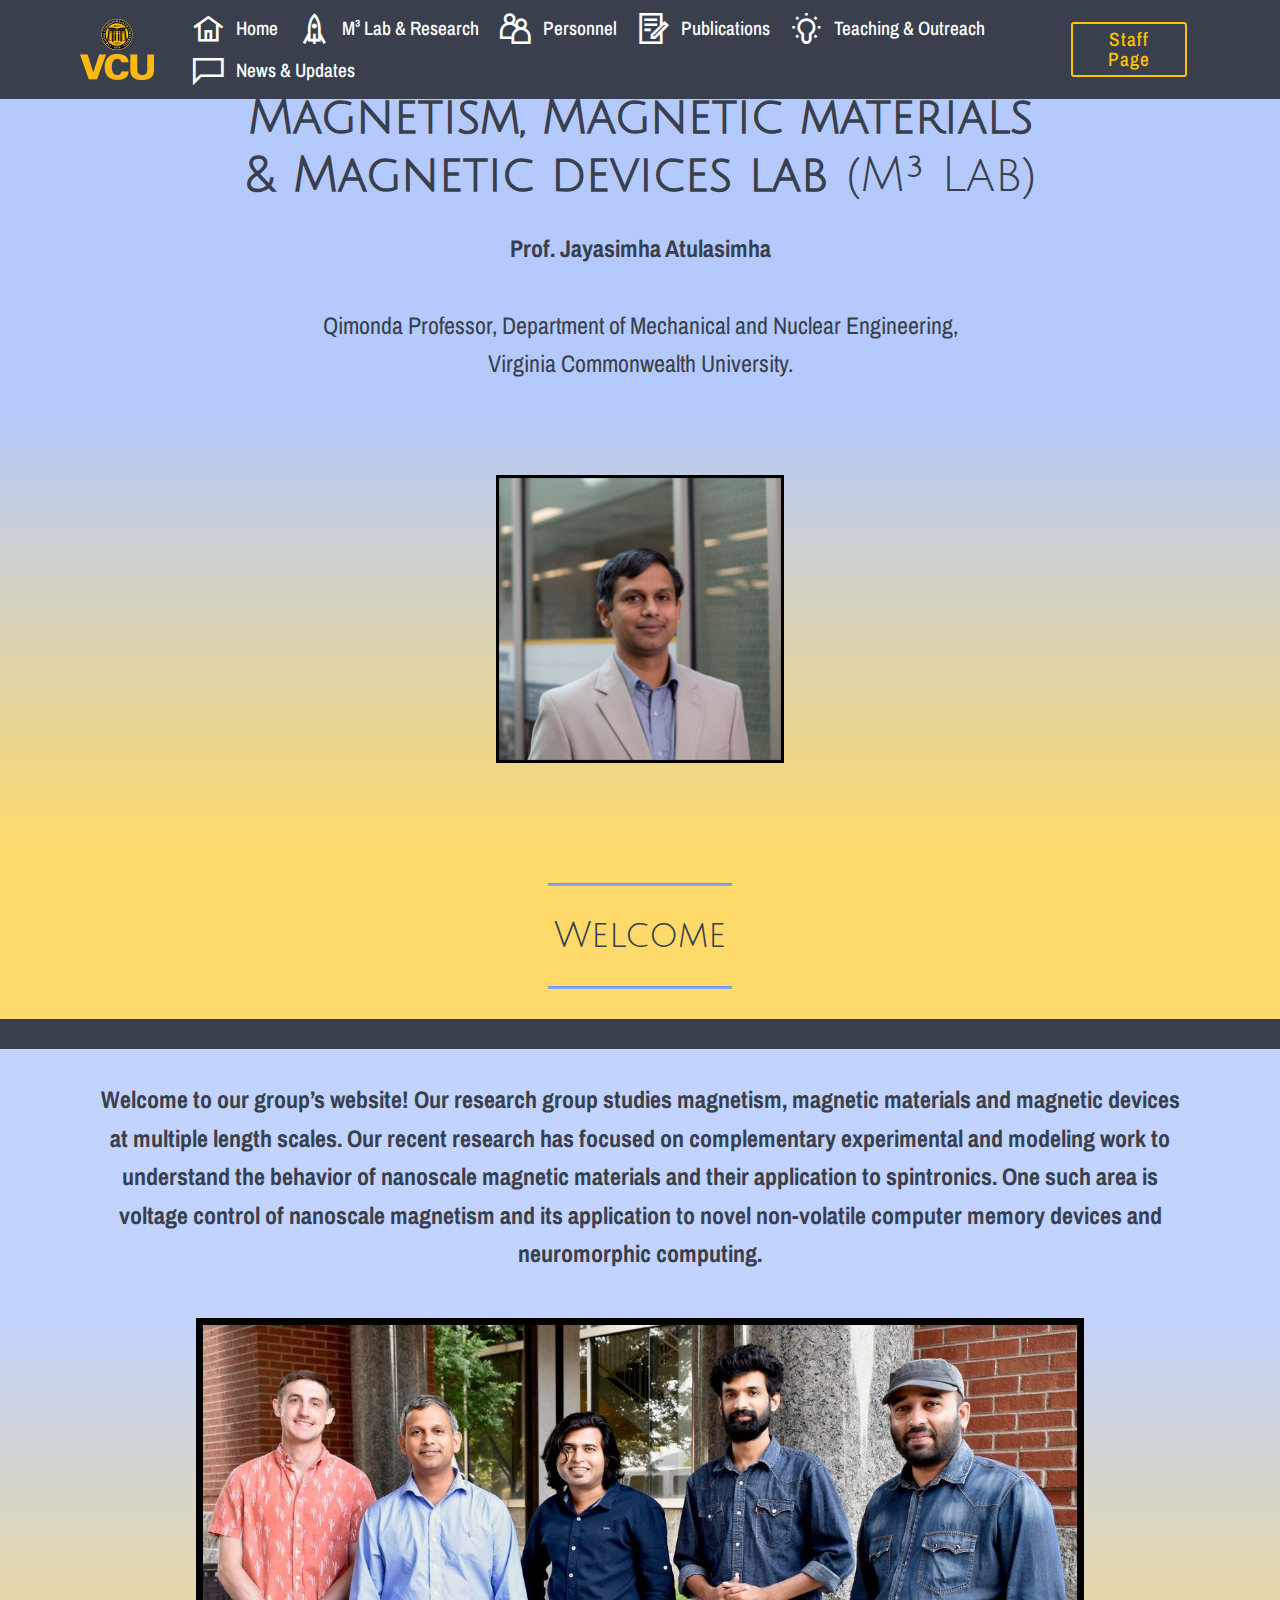
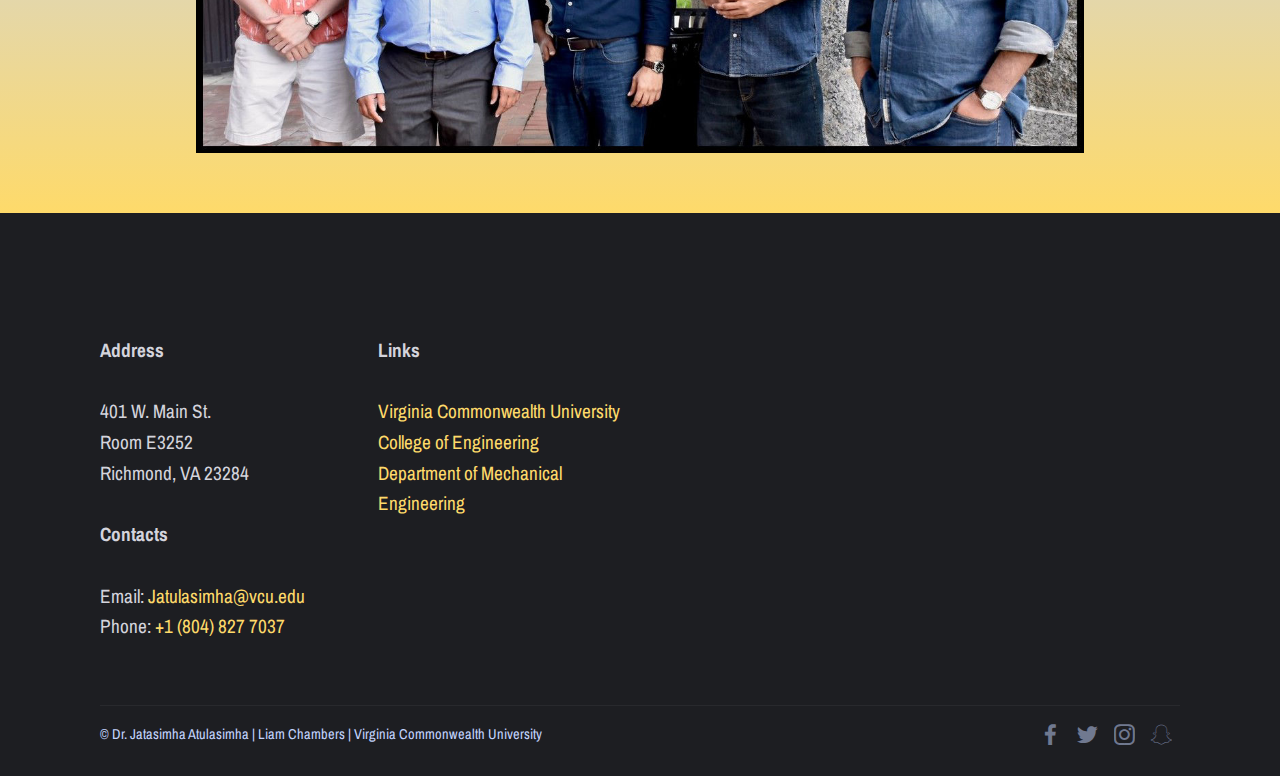
<file: index.html>
<!DOCTYPE html>
<html  >
<head>
  <!-- Site made with Mobirise Website Builder v4.10.5, https://mobirise.com -->
  <meta charset="UTF-8">
  <meta http-equiv="X-UA-Compatible" content="IE=edge">
  <meta name="generator" content="Mobirise v4.10.5, mobirise.com">
  <meta name="viewport" content="width=device-width, initial-scale=1, minimum-scale=1">
  <link rel="shortcut icon" href="assets/images/actual-vertical-148x122.png" type="image/x-icon">
  <meta name="description" content="Home">
  
  <title>Home</title>
  <link rel="stylesheet" href="assets/web/assets/mobirise-icons/mobirise-icons.css">
  <link rel="stylesheet" href="assets/web/assets/mobirise-icons2/mobirise2.css">
  <link rel="stylesheet" href="assets/tether/tether.min.css">
  <link rel="stylesheet" href="assets/bootstrap/css/bootstrap.min.css">
  <link rel="stylesheet" href="assets/bootstrap/css/bootstrap-grid.min.css">
  <link rel="stylesheet" href="assets/bootstrap/css/bootstrap-reboot.min.css">
  <link rel="stylesheet" href="assets/dropdown/css/style.css">
  <link rel="stylesheet" href="assets/socicon/css/styles.css">
  <link rel="stylesheet" href="assets/theme/css/style.css">
  <link rel="stylesheet" href="assets/mobirise/css/mbr-additional.css" type="text/css">
  
  
  
</head>
<body>
  <section class="menu cid-rstbD7YNKz" once="menu" id="menu1-n">

    

    <nav class="navbar navbar-expand beta-menu navbar-dropdown align-items-center navbar-fixed-top navbar-toggleable-sm">
        <button class="navbar-toggler navbar-toggler-right" type="button" data-toggle="collapse" data-target="#navbarSupportedContent" aria-controls="navbarSupportedContent" aria-expanded="false" aria-label="Toggle navigation">
            <div class="hamburger">
                <span></span>
                <span></span>
                <span></span>
                <span></span>
            </div>
        </button>
        <div class="menu-logo">
            <div class="navbar-brand">
                <span class="navbar-logo">
                    <a href="https://www.vcu.edu/">
                         <img src="assets/images/actual-vertical-148x122.png" alt="Mobirise" title="" style="height: 3.8rem;">
                    </a>
                </span>
                
            </div>
        </div>
        <div class="collapse navbar-collapse" id="navbarSupportedContent">
            <ul class="navbar-nav nav-dropdown" data-app-modern-menu="true"><li class="nav-item">
                    <a class="nav-link link text-white display-4" href="index.html"><span class="mobi-mbri mobi-mbri-home mbr-iconfont mbr-iconfont-btn"></span>
                        
                        Home</a>
                </li><li class="nav-item">
                    <a class="nav-link link text-white display-4" href="mmmlab&research.html"><span class="mobi-mbri mobi-mbri-rocket mbr-iconfont mbr-iconfont-btn"></span>
                        M³ Lab &amp; Research</a>
                </li><li class="nav-item"><a class="nav-link link text-white display-4" href="personnel.html"><span class="mobi-mbri mobi-mbri-users mbr-iconfont mbr-iconfont-btn"></span>
                        
                        Personnel</a></li><li class="nav-item"><a class="nav-link link text-white display-4" href="publications.html"><span class="mobi-mbri mobi-mbri-contact-form mbr-iconfont mbr-iconfont-btn"></span>
                        
                        Publications</a></li><li class="nav-item"><a class="nav-link link text-white display-4" href="teaching&outreach.html" aria-expanded="false"><span class="mobi-mbri mobi-mbri-idea mbr-iconfont mbr-iconfont-btn"></span>Teaching &amp; Outreach</a></li><li class="nav-item"><a class="nav-link link text-white display-4" href="news&updates.html"><span class="mobi-mbri mobi-mbri-chat mbr-iconfont mbr-iconfont-btn"></span>
                        
                        News &amp; Updates</a></li><li class="nav-item"><a class="nav-link link text-white display-4" href="mmmlab&research.html"><br></a></li></ul>
            <div class="navbar-buttons mbr-section-btn"><a class="btn btn-sm btn-primary-outline display-4" href="https://egr.vcu.edu/directory/atulasimha/">
                    
                    Staff Page</a></div>
        </div>
    </nav>
</section>

<section class="engine"><a href="https://mobirise.info/h">how to create a web page</a></section><section class="header5 cid-rt2yfuHjOM" id="header5-18">

    

    
    <div class="container">
        <div class="row justify-content-center">
            <div class="mbr-white col-md-10">
                <h1 class="mbr-section-title align-center pb-3 mbr-fonts-style display-1"><strong>Magnetism, M</strong><strong>agnetic materials </strong><br><strong>&amp; Ma</strong><strong>gnetic devices lab&nbsp;</strong><span style="font-size: 3rem; background-color: initial;">(M³ Lab)</span></h1>
                <p class="mbr-text align-center display-5 pb-3 mbr-fonts-style"><strong>Prof. Jayasimha Atulasimha</strong><br><br>Qimonda Professor, Department of Mechanical and Nuclear Engineering, <br>	Virginia Commonwealth University.<br><strong>
                </strong></p>
                
            </div>
        </div>
    </div>

    
</section>

<section class="cid-rt2xty5sho" id="image3-17">

    

    <figure class="mbr-figure container">
            <div class="image-block" style="width: 26%;">
                <img src="assets/images/15646683096253050-1-578x578.jpg" width="1400" alt="Mobirise" title="">
                
            </div>
    </figure>
</section>

<section class="mbr-section article content10 cid-rsttUGeX3R" id="content10-u">
    
     

    <div class="container">
        <div class="inner-container" style="width: 66%;">
            <hr class="line" style="width: 25%;">
            <div class="section-text align-center mbr-white mbr-fonts-style display-2">
                    Welcome</div>
            <hr class="line" style="width: 25%;">
        </div>
    </div>
</section>

<section once="footers" class="cid-rt962H0vJ6" id="footer6-1o">

    

    

    <div class="container">
        <div class="media-container-row align-center mbr-white">
            <div class="col-12">
                <p class="mbr-text mb-0 mbr-fonts-style display-7"></p>
            </div>
        </div>
    </div>
</section>

<section class="mbr-section article content1 cid-rxUq1CtyHn" id="content1-60">
    
     

    <div class="container">
        <div class="media-container-row">
            <div class="mbr-text col-12 mbr-fonts-style display-5 col-md-12"><p><strong>
</strong></p><p><strong>Welcome to our group’s website! Our research group studies magnetism, magnetic materials and magnetic devices at multiple length scales. Our recent research has focused on complementary experimental and modeling work to understand the behavior of nanoscale magnetic materials and their application to spintronics. One such area is voltage control of nanoscale magnetism and its application to novel non-volatile computer&nbsp;</strong><strong>memory devices and neuromorphic computing.</strong></p></div>
        </div>
    </div>
</section>

<section class="cid-rxUqti29j5" id="image3-61">

    

    <figure class="mbr-figure container">
            <div class="image-block" style="width: 80%;">
                <img src="assets/images/15646683096253050-1300x636.jpg" width="1400" alt="Mobirise" title="">
                
            </div>
    </figure>
</section>

<section class="cid-ru33YIZMWx" id="footer2-13">

    

    

    <div class="container">
        <div class="media-container-row content mbr-white">
            <div class="col-12 col-md-3 mbr-fonts-style display-4">
                <p class="mbr-text">
                    <strong><br></strong><br><br><strong>Address</strong>
                    <br>
                    <br>401 W. Main St.<br>Room E3252<br>Richmond, VA 23284<br>
                    <br><strong>Contacts</strong>
                    <br>
                    <br>Email: <a href="mailto:Jatulasimha@vcu.edu" class="text-primary">Jatulasimha@vcu.edu&nbsp;</a><br>Phone: <a href="tel:804-827-7037" class="text-primary">+1 (804) 827 7037</a><a href="tel:804-827-7037" class="text-secondary"><br></a><br></p>
            </div>
            <div class="col-12 col-md-3 mbr-fonts-style display-4">
                <p class="mbr-text"><strong><br></strong><strong><br></strong><strong><br></strong><strong>Links 
</strong><br>
<br><a href="https://www.vcu.edu/">Virginia Commonwealth University </a>
<br><a href="https://egr.vcu.edu/" class="text-primary">College&nbsp;of Engineering 
</a><br><a href="https://egr.vcu.edu/departments/mechanical/">Department of Mechanical Engineering&nbsp;</a></p>
            </div>
            <div class="col-12 col-md-6">
                <div class="google-map"><iframe frameborder="0" style="border:0" src="https://www.google.com/maps/embed?pb=!1m18!1m12!1m3!1d1054.2218870977608!2d-77.44909099429309!3d37.54511693365637!2m3!1f0!2f0!3f0!3m2!1i1024!2i768!4f13.1!3m3!1m2!1s0x89b11140b2d4b5fb%3A0x4ffeee8741d77184!2sVCU+College+Of+Engineering+-+East+Hall!5e0!3m2!1sen!2sus!4v1559693085694!5m2!1sen!2sus" allowfullscreen=""></iframe></div>
            </div>
        </div>
        <div class="footer-lower">
            <div class="media-container-row">
                <div class="col-sm-12">
                    <hr>
                </div>
            </div>
            <div class="media-container-row mbr-white">
                <div class="col-sm-6 copyright">
                    <p class="mbr-text mbr-fonts-style display-7">© Dr. Jatasimha Atulasimha | Liam Chambers | Virginia Commonwealth University</p>
                </div>
                <div class="col-md-6">
                    <div class="social-list align-right">
                        <div class="soc-item">
                            <a href="https://www.facebook.com/virginiacommonwealthuniversity/" target="_blank">
                                <span class="mbr-iconfont mbr-iconfont-social socicon-facebook socicon" style="color: rgb(194, 211, 253); fill: rgb(194, 211, 253);"></span>
                            </a>
                        </div>
                        <div class="soc-item">
                            <a href="https://twitter.com/VCU">
                                <span class="mbr-iconfont mbr-iconfont-social socicon-twitter socicon" style="color: rgb(194, 211, 253); fill: rgb(194, 211, 253);"></span>
                            </a>
                        </div>
                        <div class="soc-item">
                            <a href="http://instagram.com/vcu">
                                <span class="mbr-iconfont mbr-iconfont-social socicon-instagram socicon" style="color: rgb(194, 211, 253); fill: rgb(194, 211, 253);"></span>
                            </a>
                        </div>
                        <div class="soc-item">
                            <a href="https://www.snapchat.com/add/vcu">
                                <span class="mbr-iconfont mbr-iconfont-social socicon-snapchat socicon" style="color: rgb(194, 211, 253); fill: rgb(194, 211, 253);"></span>
                            </a>
                        </div>
                        
                        
                    </div>
                </div>
            </div>
        </div>
    </div>
</section>


  <script src="assets/web/assets/jquery/jquery.min.js"></script>
  <script src="assets/popper/popper.min.js"></script>
  <script src="assets/tether/tether.min.js"></script>
  <script src="assets/bootstrap/js/bootstrap.min.js"></script>
  <script src="assets/dropdown/js/nav-dropdown.js"></script>
  <script src="assets/dropdown/js/navbar-dropdown.js"></script>
  <script src="assets/touchswipe/jquery.touch-swipe.min.js"></script>
  <script src="assets/smoothscroll/smooth-scroll.js"></script>
  <script src="assets/theme/js/script.js"></script>
  
  
</body>
</html>
</file>
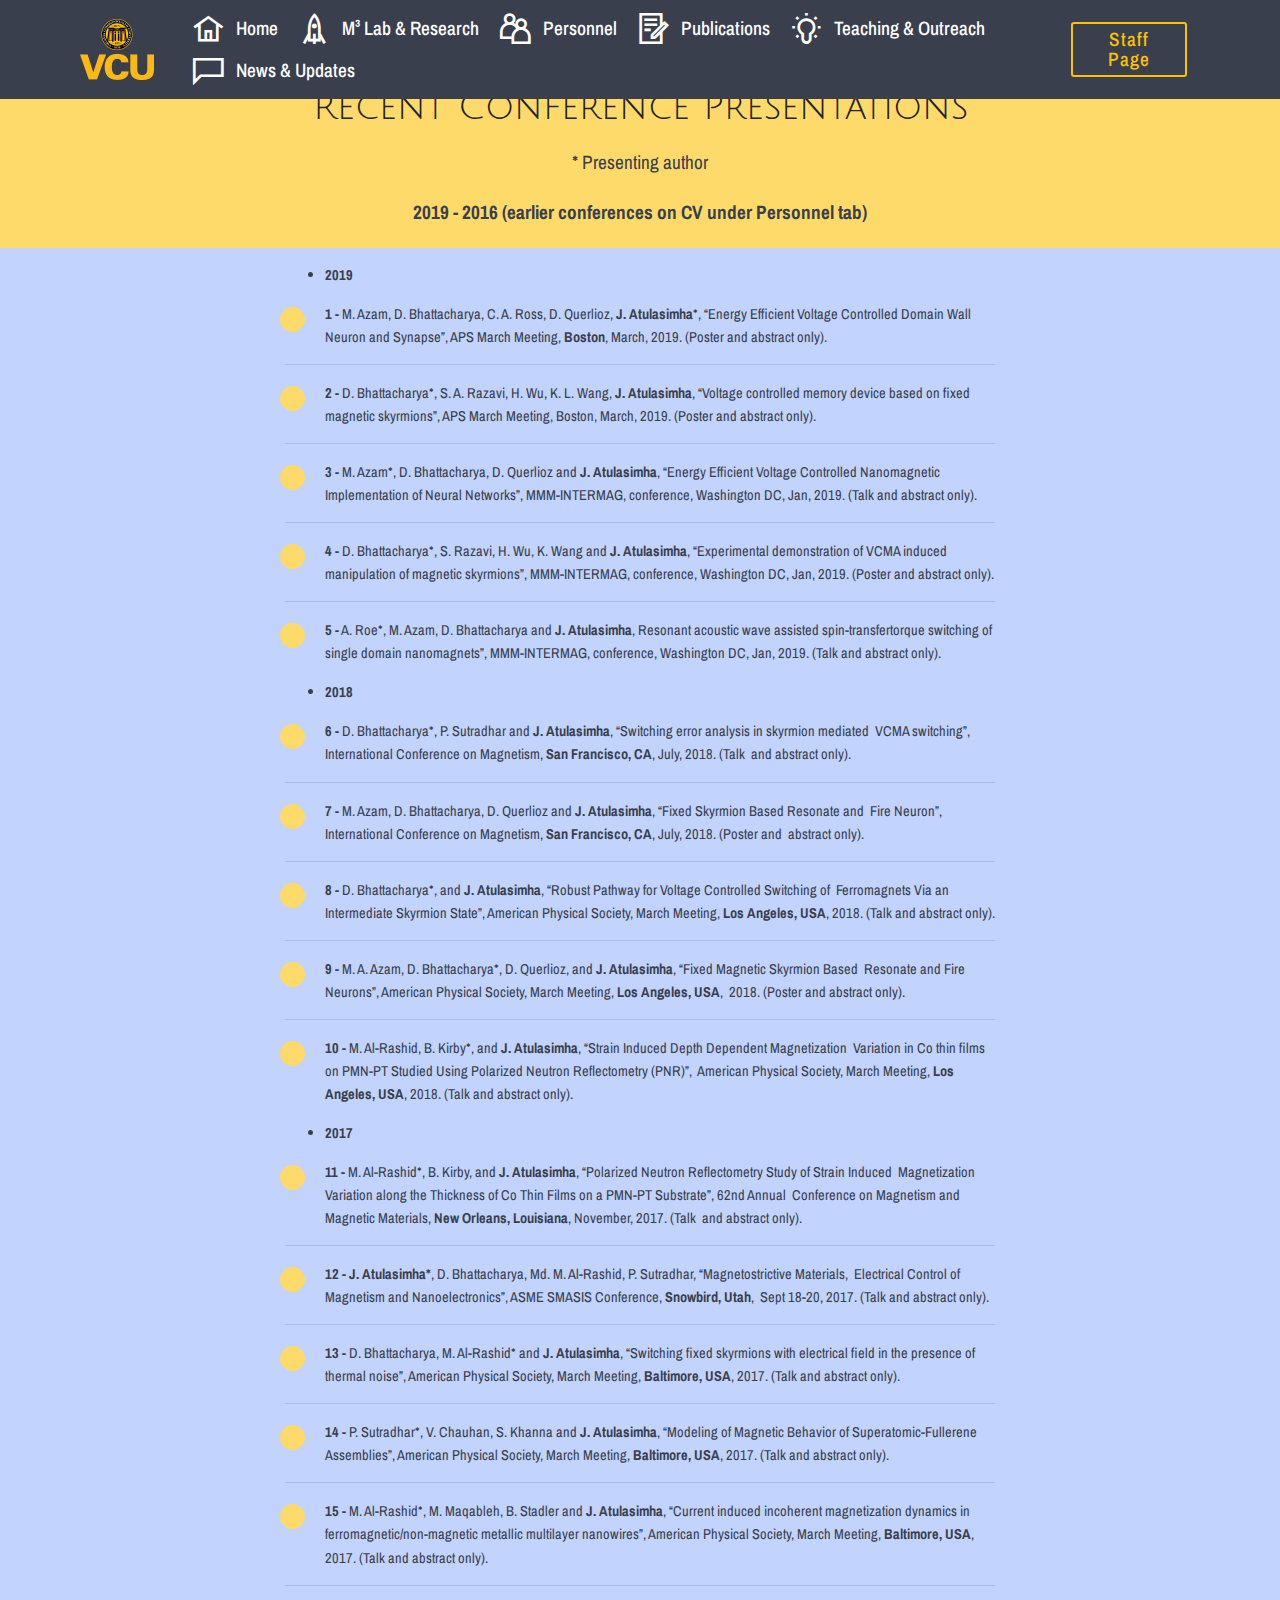
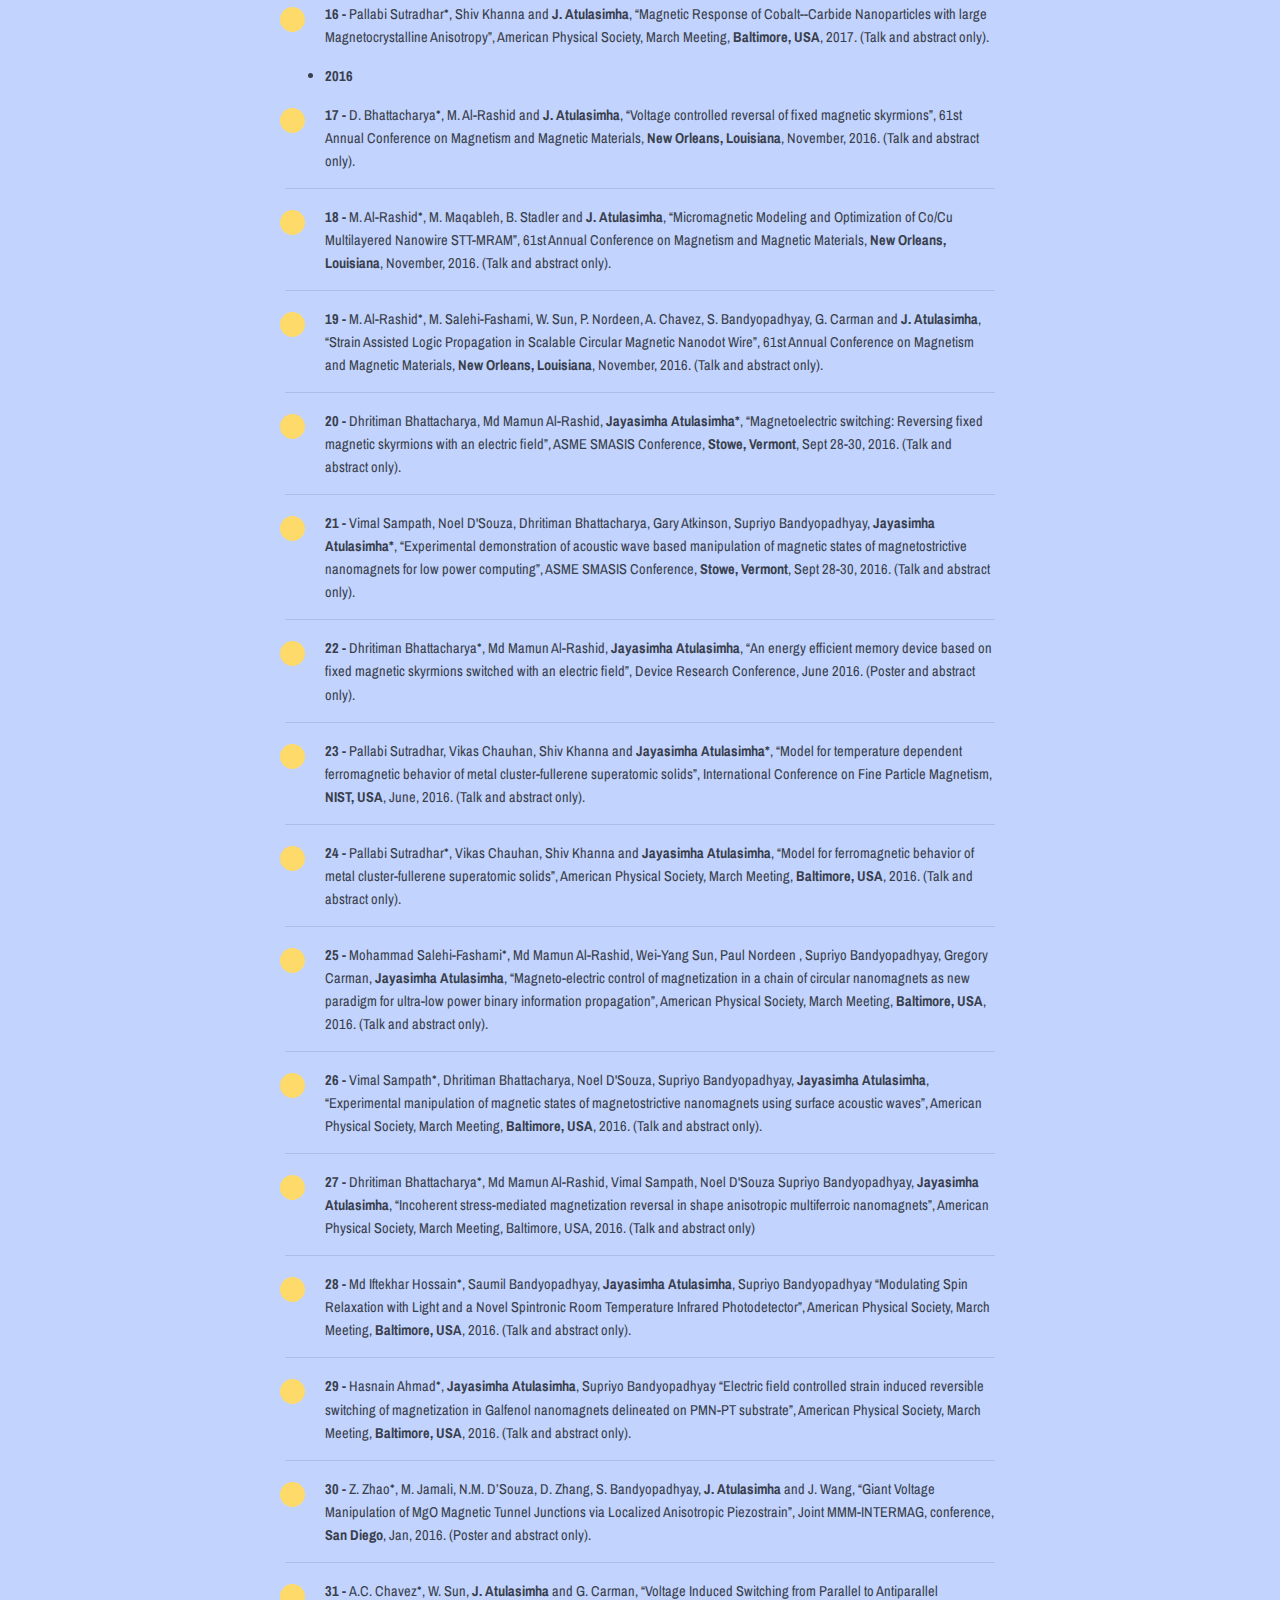
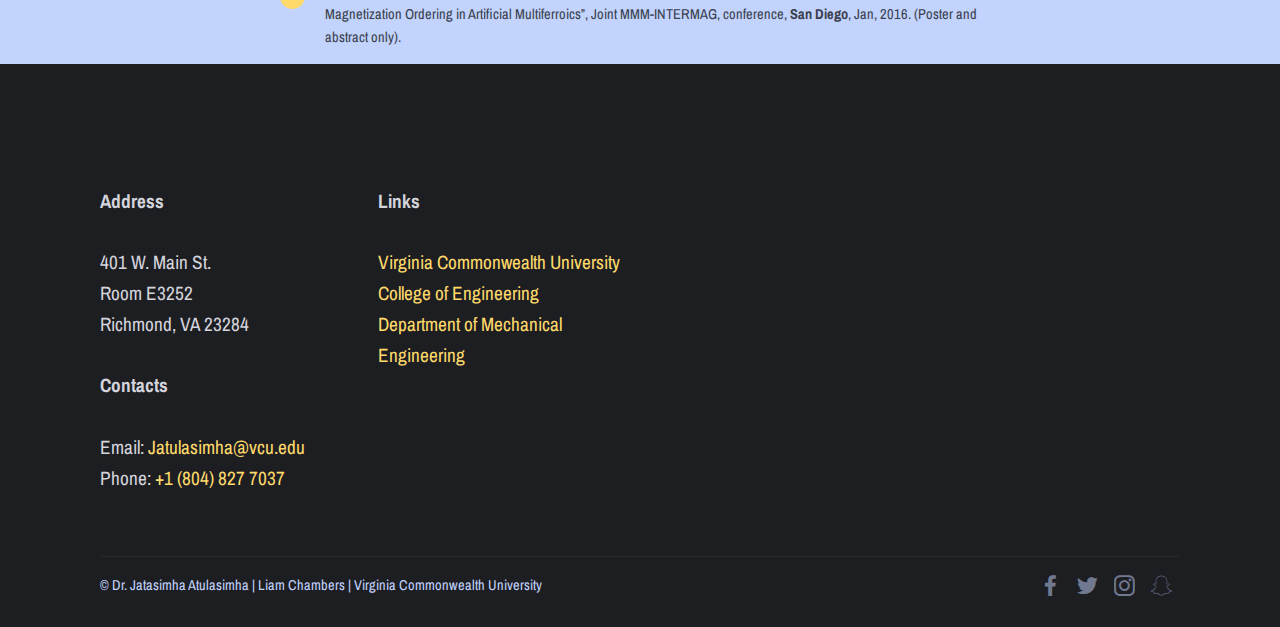
<file: conferences.html>
<!DOCTYPE html>
<html  >
<head>
  <!-- Site made with Mobirise Website Builder v4.10.5, https://mobirise.com -->
  <meta charset="UTF-8">
  <meta http-equiv="X-UA-Compatible" content="IE=edge">
  <meta name="generator" content="Mobirise v4.10.5, mobirise.com">
  <meta name="viewport" content="width=device-width, initial-scale=1, minimum-scale=1">
  <link rel="shortcut icon" href="assets/images/actual-vertical-148x122.png" type="image/x-icon">
  <meta name="description" content="Confrences">
  
  <title>Conferences</title>
  <link rel="stylesheet" href="assets/web/assets/mobirise-icons2/mobirise2.css">
  <link rel="stylesheet" href="assets/tether/tether.min.css">
  <link rel="stylesheet" href="assets/bootstrap/css/bootstrap.min.css">
  <link rel="stylesheet" href="assets/bootstrap/css/bootstrap-grid.min.css">
  <link rel="stylesheet" href="assets/bootstrap/css/bootstrap-reboot.min.css">
  <link rel="stylesheet" href="assets/dropdown/css/style.css">
  <link rel="stylesheet" href="assets/socicon/css/styles.css">
  <link rel="stylesheet" href="assets/theme/css/style.css">
  <link rel="stylesheet" href="assets/mobirise/css/mbr-additional.css" type="text/css">
  
  
  
</head>
<body>
  <section class="menu cid-rwjDYkf6NE" once="menu" id="menu1-x">

    

    <nav class="navbar navbar-expand beta-menu navbar-dropdown align-items-center navbar-fixed-top navbar-toggleable-sm">
        <button class="navbar-toggler navbar-toggler-right" type="button" data-toggle="collapse" data-target="#navbarSupportedContent" aria-controls="navbarSupportedContent" aria-expanded="false" aria-label="Toggle navigation">
            <div class="hamburger">
                <span></span>
                <span></span>
                <span></span>
                <span></span>
            </div>
        </button>
        <div class="menu-logo">
            <div class="navbar-brand">
                <span class="navbar-logo">
                    <a href="https://www.vcu.edu/">
                         <img src="assets/images/actual-vertical-148x122.png" alt="Mobirise" title="" style="height: 3.8rem;">
                    </a>
                </span>
                
            </div>
        </div>
        <div class="collapse navbar-collapse" id="navbarSupportedContent">
            <ul class="navbar-nav nav-dropdown" data-app-modern-menu="true"><li class="nav-item">
                    <a class="nav-link link text-white display-4" href="index.html"><span class="mobi-mbri mobi-mbri-home mbr-iconfont mbr-iconfont-btn"></span>
                        
                        Home</a>
                </li><li class="nav-item">
                    <a class="nav-link link text-white display-4" href="mmmlab&research.html"><span class="mobi-mbri mobi-mbri-rocket mbr-iconfont mbr-iconfont-btn"></span>
                        M³ Lab &amp; Research</a>
                </li><li class="nav-item"><a class="nav-link link text-white display-4" href="personnel.html"><span class="mobi-mbri mobi-mbri-users mbr-iconfont mbr-iconfont-btn"></span>
                        
                        Personnel</a></li><li class="nav-item"><a class="nav-link link text-white display-4" href="publications.html"><span class="mobi-mbri mobi-mbri-contact-form mbr-iconfont mbr-iconfont-btn"></span>
                        
                        Publications</a></li><li class="nav-item"><a class="nav-link link text-white display-4" href="teaching&outreach.html" aria-expanded="false"><span class="mobi-mbri mobi-mbri-idea mbr-iconfont mbr-iconfont-btn"></span>Teaching &amp; Outreach</a></li><li class="nav-item"><a class="nav-link link text-white display-4" href="news&updates.html"><span class="mobi-mbri mobi-mbri-chat mbr-iconfont mbr-iconfont-btn"></span>
                        
                        News &amp; Updates</a></li><li class="nav-item"><a class="nav-link link text-white display-4" href="mmmlab&research.html"><br></a></li></ul>
            <div class="navbar-buttons mbr-section-btn"><a class="btn btn-sm btn-primary-outline display-4" href="https://egr.vcu.edu/directory/atulasimha/">
                    
                    Staff Page</a></div>
        </div>
    </nav>
</section>

<section class="engine"><a href="https://mobirise.info/m">free site design templates</a></section><section class="mbr-section content4 cid-rukPzb0rpV" id="content4-1e">

    

    <div class="container">
        <div class="media-container-row">
            <div class="title col-12 col-md-8">
                <h2 class="align-center pb-3 mbr-fonts-style display-2">Recent Conference Presentations</h2>
                <h3 class="mbr-section-subtitle align-center mbr-light mbr-fonts-style display-4">* Presenting author<br><br><div><strong>2019 - 2016 (earlier conferences on CV under Personnel tab)</strong></div></h3>
                
            </div>
        </div>
    </div>
</section>

<section class="mbr-section article content12 cid-rwjIvqob8z" id="content12-11">
     

    <div class="container">
        <div class="media-container-row">
            <div class="mbr-text counter-container col-12 col-md-8 mbr-fonts-style display-7">
                <ul>
                    <li><strong>2019</strong></li>
                </ul>
            </div>
        </div>
    </div>
</section>

<section class="mbr-section article content12 cid-rwjIxkYXvF" id="content12-12">
     

    <div class="container">
        <div class="media-container-row">
            <div class="mbr-text counter-container col-12 col-md-8 mbr-fonts-style display-7">
                <ul>
                    <li><strong>1 - </strong>M. Azam, D. Bhattacharya, C. A. Ross, D. Querlioz, <strong>J. Atulasimha</strong>*, “Energy Efficient Voltage Controlled Domain Wall Neuron and Synapse”, APS March Meeting, <strong>Boston</strong>, March, 2019. (Poster and abstract only).&nbsp;</li></ul><hr><ul><li><strong>2 -</strong> D. Bhattacharya*, S. A. Razavi, H. Wu, K. L. Wang,<strong> J. Atulasimha</strong>, “Voltage controlled memory device based on fixed magnetic skyrmions”, APS March Meeting, Boston, March, 2019. (Poster and abstract only). 
</li></ul><hr><ul><li><strong>3 - </strong>M. Azam*, D. Bhattacharya, D. Querlioz and <strong>J. Atulasimha</strong>, “Energy Efficient Voltage Controlled Nanomagnetic Implementation of Neural Networks”, MMM-INTERMAG, conference, Washington DC, Jan, 2019. (Talk and abstract only). 
</li></ul><hr><ul><li><strong>4 - </strong>D. Bhattacharya*, S. Razavi, H. Wu, K. Wang and <strong>J. Atulasimha</strong>, “Experimental demonstration of VCMA induced manipulation of magnetic skyrmions”, MMM-INTERMAG, conference, Washington DC, Jan, 2019. (Poster and abstract only). 
</li></ul><hr><ul><li><strong>5 -</strong> A. Roe*, M. Azam, D. Bhattacharya and <strong>J. Atulasimha</strong>, Resonant acoustic wave assisted spin-transfertorque switching of single domain nanomagnets”, MMM-INTERMAG, conference, Washington DC, Jan, 2019. (Talk and abstract only).&nbsp;</li></ul><ul>
                </ul>
            </div>
        </div>
    </div>
</section>

<section class="mbr-section article content12 cid-rukPzKBruf" id="content12-1g">
     

    <div class="container">
        <div class="media-container-row">
            <div class="mbr-text counter-container col-12 col-md-8 mbr-fonts-style display-7">
                <ul>
                    <li><strong>2018</strong></li>
                </ul>
            </div>
        </div>
    </div>
</section>

<section class="mbr-section article content12 cid-rukPzVNyrO" id="content12-1h">
     

    <div class="container">
        <div class="media-container-row">
            <div class="mbr-text counter-container col-12 col-md-8 mbr-fonts-style display-7">
                <ul>
                    <li><strong>6 - </strong>D. Bhattacharya*, P. Sutradhar and <strong>J. Atulasimha</strong>, “Switching error analysis in skyrmion mediated
&nbsp;<span style="font-size: 0.9rem;">VCMA switching”, International Conference on Magnetism, <strong>San Francisco, CA</strong>, July, 2018. (Talk
&nbsp;</span><span style="font-size: 0.9rem;">and abstract only).</span></li></ul><hr><ul><li><strong>7 - </strong>M. Azam, D. Bhattacharya, D. Querlioz and <strong>J. Atulasimha</strong>, “Fixed Skyrmion Based Resonate and
&nbsp;<span style="font-size: 0.9rem;">Fire Neuron”, International Conference on Magnetism, <strong>San Francisco, CA</strong>, July, 2018. (Poster and
&nbsp;</span><span style="font-size: 0.9rem;">abstract only).&nbsp;</span></li></ul><hr><ul><li><strong>8 - </strong>D. Bhattacharya*, and <strong>J. Atulasimha</strong>, “Robust Pathway for Voltage Controlled Switching of
&nbsp;<span style="font-size: 0.9rem;">Ferromagnets Via an Intermediate Skyrmion State”, American Physical Society, March Meeting,
</span><span style="font-size: 0.9rem;"><strong>Los Angeles, USA</strong>, 2018. (Talk and abstract only).</span></li></ul><hr><ul><li><strong>9 - </strong>M. A. Azam, D. Bhattacharya*, D. Querlioz, and <strong>J. Atulasimha</strong>, “Fixed Magnetic Skyrmion Based
&nbsp;<span style="font-size: 0.9rem;">Resonate and Fire Neurons”, American Physical Society, March Meeting, <strong>Los Angeles, USA</strong>,
&nbsp;</span><span style="font-size: 0.9rem;">2018. (Poster and abstract only).&nbsp;</span></li></ul><hr><ul><li><strong>10 - </strong>M. Al-Rashid, B. Kirby*, and <strong>J. Atulasimha</strong>, “Strain Induced Depth Dependent Magnetization
&nbsp;<span style="font-size: 0.9rem;">Variation in Co thin films on PMN-PT Studied Using Polarized Neutron Reflectometry (PNR)”,
&nbsp;</span><span style="font-size: 0.9rem;">American Physical Society, March Meeting, <strong>Los Angeles, USA</strong>, 2018. (Talk and abstract only).</span></li></ul><ul>
                </ul>
            </div>
        </div>
    </div>
</section>

<section class="mbr-section article content12 cid-rukPAckKis" id="content12-1i">
     

    <div class="container">
        <div class="media-container-row">
            <div class="mbr-text counter-container col-12 col-md-8 mbr-fonts-style display-7">
                <ul>
                    <li><strong>2017</strong></li>
                </ul>
            </div>
        </div>
    </div>
</section>

<section class="mbr-section article content12 cid-rukPAn8HsI" id="content12-1j">
     

    <div class="container">
        <div class="media-container-row">
            <div class="mbr-text counter-container col-12 col-md-8 mbr-fonts-style display-7">
                <ul>
                    <li><strong>11 - </strong>M. Al-Rashid*, B. Kirby, and <strong>J. Atulasimha</strong>, “Polarized Neutron Reflectometry Study of Strain Induced
&nbsp;<span style="font-size: 0.9rem;">Magnetization Variation along the Thickness of Co Thin Films on a PMN-PT Substrate”, 62nd Annual
&nbsp;</span><span style="font-size: 0.9rem;">Conference on Magnetism and Magnetic Materials, <strong>New Orleans, Louisiana</strong>, November, 2017. (Talk
&nbsp;</span><span style="font-size: 0.9rem;">and abstract only).&nbsp;</span></li></ul><hr><ul><li><strong>12 - J. Atulasimha*</strong>, D. Bhattacharya, Md. M. Al-Rashid, P. Sutradhar, “Magnetostrictive Materials,
&nbsp;<span style="font-size: 0.9rem;">Electrical Control of Magnetism and Nanoelectronics”, ASME SMASIS Conference, <strong>Snowbird, Utah</strong>,
&nbsp;</span><span style="font-size: 0.9rem;">Sept 18-20, 2017. (Talk and abstract only).</span></li></ul><hr><ul><li><strong>13 - </strong>D. Bhattacharya, M. Al-Rashid* and <strong>J. Atulasimha</strong>, “Switching fixed skyrmions with electrical field in
 the presence of thermal noise”, American Physical Society, March Meeting, <strong>Baltimore, USA</strong>, 2017.
 (Talk and abstract only).</li></ul><hr><ul><li><strong>14 - </strong>P. Sutradhar*, V. Chauhan, S. Khanna and <strong>J. Atulasimha</strong>, “Modeling of Magnetic Behavior of
 Superatomic-Fullerene Assemblies”, American Physical Society, March Meeting, <strong>Baltimore, USA</strong>,
 2017. (Talk and abstract only).</li></ul><hr><ul><li><strong>15 - </strong>M. Al-Rashid*, M. Maqableh, B. Stadler and <strong>J. Atulasimha</strong>, “Current induced incoherent magnetization
 dynamics in ferromagnetic/non-magnetic metallic multilayer nanowires”, American Physical Society,
 March Meeting,<strong> Baltimore, USA</strong>, 2017. (Talk and abstract only).</li></ul><hr><ul><li><strong>16 - </strong>Pallabi Sutradhar*, Shiv Khanna and <strong>J. Atulasimha</strong>, “Magnetic Response of Cobalt--Carbide
 Nanoparticles with large Magnetocrystalline Anisotropy”, American Physical Society, March Meeting,&nbsp;<strong>Baltimore, USA</strong><span style="font-size: 0.9rem;">, 2017. (Talk and abstract only).</span></li></ul><ul>
                </ul>
            </div>
        </div>
    </div>
</section>

<section class="mbr-section article content12 cid-rukPAETtye" id="content12-1k">
     

    <div class="container">
        <div class="media-container-row">
            <div class="mbr-text counter-container col-12 col-md-8 mbr-fonts-style display-7">
                <ul>
                    <li><strong>2016</strong></li>
                </ul>
            </div>
        </div>
    </div>
</section>

<section class="mbr-section article content12 cid-rukPASKoTa" id="content12-1l">
     

    <div class="container">
        <div class="media-container-row">
            <div class="mbr-text counter-container col-12 col-md-8 mbr-fonts-style display-7">
                <ul>
                    <li><strong>17 - </strong>D. Bhattacharya*, M. Al-Rashid and <strong>J. Atulasimha</strong>, “Voltage controlled reversal of fixed magnetic
 skyrmions”, 61st Annual Conference on Magnetism and Magnetic Materials, <strong>New Orleans, Louisiana</strong><span style="font-size: 0.9rem;">,
 November, 2016. (Talk and abstract only).</span></li></ul><hr><ul><li><strong>18 - </strong>M. Al-Rashid*, M. Maqableh, B. Stadler and <strong>J. Atulasimha</strong>, “Micromagnetic Modeling and Optimization of Co/Cu Multilayered Nanowire STT-MRAM”, 61st Annual Conference on Magnetism and Magnetic Materials, <strong>New Orleans, Louisiana</strong>, November, 2016. (Talk and abstract only).</li></ul><hr><ul><li><strong>19 - </strong>M. Al-Rashid*, M. Salehi-Fashami, W. Sun, P. Nordeen, A. Chavez, S. Bandyopadhyay, G. Carman and<strong> J. Atulasimha</strong>, “Strain Assisted Logic Propagation in Scalable Circular Magnetic Nanodot Wire”, 61st Annual Conference on Magnetism and Magnetic Materials, <strong>New Orleans, Louisiana</strong>, November, 2016. (Talk and abstract only).</li></ul><hr><ul><li><strong>20 - </strong>Dhritiman Bhattacharya, Md Mamun Al-Rashid, <strong>Jayasimha Atulasimha*</strong>, “Magnetoelectric switching: Reversing fixed magnetic skyrmions with an electric field”, ASME SMASIS Conference, <strong>Stowe, Vermont</strong>, Sept 28-30, 2016. (Talk and abstract only).</li></ul><hr><ul><li><strong>21 - </strong>Vimal Sampath, Noel D'Souza, Dhritiman Bhattacharya, Gary Atkinson, Supriyo Bandyopadhyay, <strong>Jayasimha Atulasimha*</strong>, “Experimental demonstration of acoustic wave based manipulation of magnetic states of magnetostrictive nanomagnets for low power computing”, ASME SMASIS Conference, <strong>Stowe, Vermont</strong>, Sept 28-30, 2016. (Talk and abstract only).</li></ul><hr><ul><li><strong>22 -</strong>&nbsp;Dhritiman Bhattacharya*, Md Mamun Al-Rashid, <strong>Jayasimha Atulasimha</strong>, “An energy efficient memory device based on fixed magnetic skyrmions switched with an electric field”, Device Research Conference, June 2016. (Poster and abstract only).</li></ul><hr><ul><li><strong>23 - </strong>Pallabi Sutradhar, Vikas Chauhan, Shiv Khanna and<strong> Jayasimha Atulasimha*</strong>, “Model for temperature dependent ferromagnetic behavior of metal cluster-fullerene superatomic solids”, International Conference on Fine Particle Magnetism,<strong> NIST, USA</strong>, June, 2016. (Talk and abstract only).</li></ul><hr><ul><li><strong>24 - </strong>Pallabi Sutradhar*, Vikas Chauhan, Shiv Khanna and <strong>Jayasimha Atulasimha</strong>, “Model for ferromagnetic behavior of metal cluster-fullerene superatomic solids”, American Physical Society, March Meeting, <strong>Baltimore, USA</strong>, 2016. (Talk and abstract only).</li></ul><hr><ul><li><strong>25 - </strong>Mohammad Salehi-Fashami*, Md Mamun Al-Rashid, Wei-Yang Sun, Paul Nordeen , Supriyo Bandyopadhyay, Gregory Carman, <strong>Jayasimha Atulasimha</strong>, “Magneto-electric control of magnetization in a chain of circular nanomagnets as new paradigm for ultra-low power binary information propagation”, American Physical Society, March Meeting, <strong>Baltimore, USA</strong>, 2016. (Talk and abstract only).</li></ul><hr><ul><li><strong>26 - </strong>Vimal Sampath*, Dhritiman Bhattacharya, Noel D'Souza, Supriyo Bandyopadhyay, <strong>Jayasimha Atulasimha</strong>, “Experimental manipulation of magnetic states of magnetostrictive nanomagnets using surface acoustic waves”, American Physical Society, March Meeting, <strong>Baltimore, USA</strong>, 2016. (Talk and abstract only).</li></ul><hr><ul><li><strong>27 - </strong>Dhritiman Bhattacharya*, Md Mamun Al-Rashid, Vimal Sampath, Noel D'Souza Supriyo Bandyopadhyay, <strong>Jayasimha Atulasimha</strong>, “Incoherent stress-mediated magnetization reversal in shape anisotropic multiferroic nanomagnets”, American Physical Society, March Meeting, Baltimore, USA, 2016. (Talk and abstract only)</li></ul><hr><ul><li><strong>28 - </strong>Md Iftekhar Hossain*, Saumil Bandyopadhyay,<strong> Jayasimha Atulasimha</strong>, Supriyo Bandyopadhyay
 “Modulating Spin Relaxation with Light and a Novel Spintronic Room Temperature Infrared
 Photodetector”, American Physical Society, March Meeting, <strong>Baltimore, USA</strong>, 2016. (Talk and abstract
 only).</li></ul><hr><ul><li><strong>29 - </strong>Hasnain Ahmad*, <strong>Jayasimha Atulasimha</strong>, Supriyo Bandyopadhyay “Electric field controlled strain
 induced reversible switching of magnetization in Galfenol nanomagnets delineated on PMN-PT
 substrate”, American Physical Society, March Meeting, <strong>Baltimore, USA</strong>, 2016. (Talk and abstract only).</li></ul><hr><ul><li><strong>30 -</strong>&nbsp;Z. Zhao*, M. Jamali, N.M. D’Souza, D. Zhang, S. Bandyopadhyay,<strong> J. Atulasimha</strong> and J. Wang, “Giant
 Voltage Manipulation of MgO Magnetic Tunnel Junctions via Localized Anisotropic Piezostrain”, Joint
 MMM-INTERMAG, conference, <strong>San Diego</strong>, Jan, 2016. (Poster and abstract only).&nbsp;</li></ul><hr><ul><li><strong>31 - </strong>A.C. Chavez*, W. Sun, <strong>J. Atulasimha</strong> and G. Carman, “Voltage Induced Switching from Parallel to
 Antiparallel Magnetization Ordering in Artificial Multiferroics”, Joint MMM-INTERMAG, conference,
 <strong>San Diego</strong>, Jan, 2016. (Poster and abstract only).</li></ul><h5></h5><ul>
                </ul>
            </div>
        </div>
    </div>
</section>

<section class="cid-rxaDdiTvUV" id="footer2-2u">

    

    

    <div class="container">
        <div class="media-container-row content mbr-white">
            <div class="col-12 col-md-3 mbr-fonts-style display-4">
                <p class="mbr-text">
                    <strong><br></strong><br><br><strong>Address</strong>
                    <br>
                    <br>401 W. Main St.<br>Room E3252<br>Richmond, VA 23284<br>
                    <br><strong>Contacts</strong>
                    <br>
                    <br>Email: <a href="mailto:Jatulasimha@vcu.edu" class="text-primary">Jatulasimha@vcu.edu&nbsp;</a><br>Phone: <a href="tel:804-827-7037" class="text-primary">+1 (804) 827 7037</a><a href="tel:804-827-7037" class="text-secondary"><br></a><br></p>
            </div>
            <div class="col-12 col-md-3 mbr-fonts-style display-4">
                <p class="mbr-text"><strong><br></strong><strong><br></strong><strong><br></strong><strong>Links 
</strong><br>
<br><a href="https://www.vcu.edu/">Virginia Commonwealth University </a>
<br><a href="https://egr.vcu.edu/" class="text-primary">College&nbsp;of Engineering 
</a><br><a href="https://egr.vcu.edu/departments/mechanical/">Department of Mechanical Engineering&nbsp;</a></p>
            </div>
            <div class="col-12 col-md-6">
                <div class="google-map"><iframe frameborder="0" style="border:0" src="https://www.google.com/maps/embed?pb=!1m18!1m12!1m3!1d1054.2218870977608!2d-77.44909099429309!3d37.54511693365637!2m3!1f0!2f0!3f0!3m2!1i1024!2i768!4f13.1!3m3!1m2!1s0x89b11140b2d4b5fb%3A0x4ffeee8741d77184!2sVCU+College+Of+Engineering+-+East+Hall!5e0!3m2!1sen!2sus!4v1559693085694!5m2!1sen!2sus" allowfullscreen=""></iframe></div>
            </div>
        </div>
        <div class="footer-lower">
            <div class="media-container-row">
                <div class="col-sm-12">
                    <hr>
                </div>
            </div>
            <div class="media-container-row mbr-white">
                <div class="col-sm-6 copyright">
                    <p class="mbr-text mbr-fonts-style display-7">© Dr. Jatasimha Atulasimha | Liam Chambers | Virginia Commonwealth University</p>
                </div>
                <div class="col-md-6">
                    <div class="social-list align-right">
                        <div class="soc-item">
                            <a href="https://www.facebook.com/virginiacommonwealthuniversity/" target="_blank">
                                <span class="mbr-iconfont mbr-iconfont-social socicon-facebook socicon" style="color: rgb(194, 211, 253); fill: rgb(194, 211, 253);"></span>
                            </a>
                        </div>
                        <div class="soc-item">
                            <a href="https://twitter.com/VCU">
                                <span class="mbr-iconfont mbr-iconfont-social socicon-twitter socicon" style="color: rgb(194, 211, 253); fill: rgb(194, 211, 253);"></span>
                            </a>
                        </div>
                        <div class="soc-item">
                            <a href="http://instagram.com/vcu">
                                <span class="mbr-iconfont mbr-iconfont-social socicon-instagram socicon" style="color: rgb(194, 211, 253); fill: rgb(194, 211, 253);"></span>
                            </a>
                        </div>
                        <div class="soc-item">
                            <a href="https://www.snapchat.com/add/vcu">
                                <span class="mbr-iconfont mbr-iconfont-social socicon-snapchat socicon" style="color: rgb(194, 211, 253); fill: rgb(194, 211, 253);"></span>
                            </a>
                        </div>
                        
                        
                    </div>
                </div>
            </div>
        </div>
    </div>
</section>


  <script src="assets/web/assets/jquery/jquery.min.js"></script>
  <script src="assets/popper/popper.min.js"></script>
  <script src="assets/tether/tether.min.js"></script>
  <script src="assets/bootstrap/js/bootstrap.min.js"></script>
  <script src="assets/smoothscroll/smooth-scroll.js"></script>
  <script src="assets/dropdown/js/nav-dropdown.js"></script>
  <script src="assets/dropdown/js/navbar-dropdown.js"></script>
  <script src="assets/touchswipe/jquery.touch-swipe.min.js"></script>
  <script src="assets/theme/js/script.js"></script>
  
  
</body>
</html>
</file>
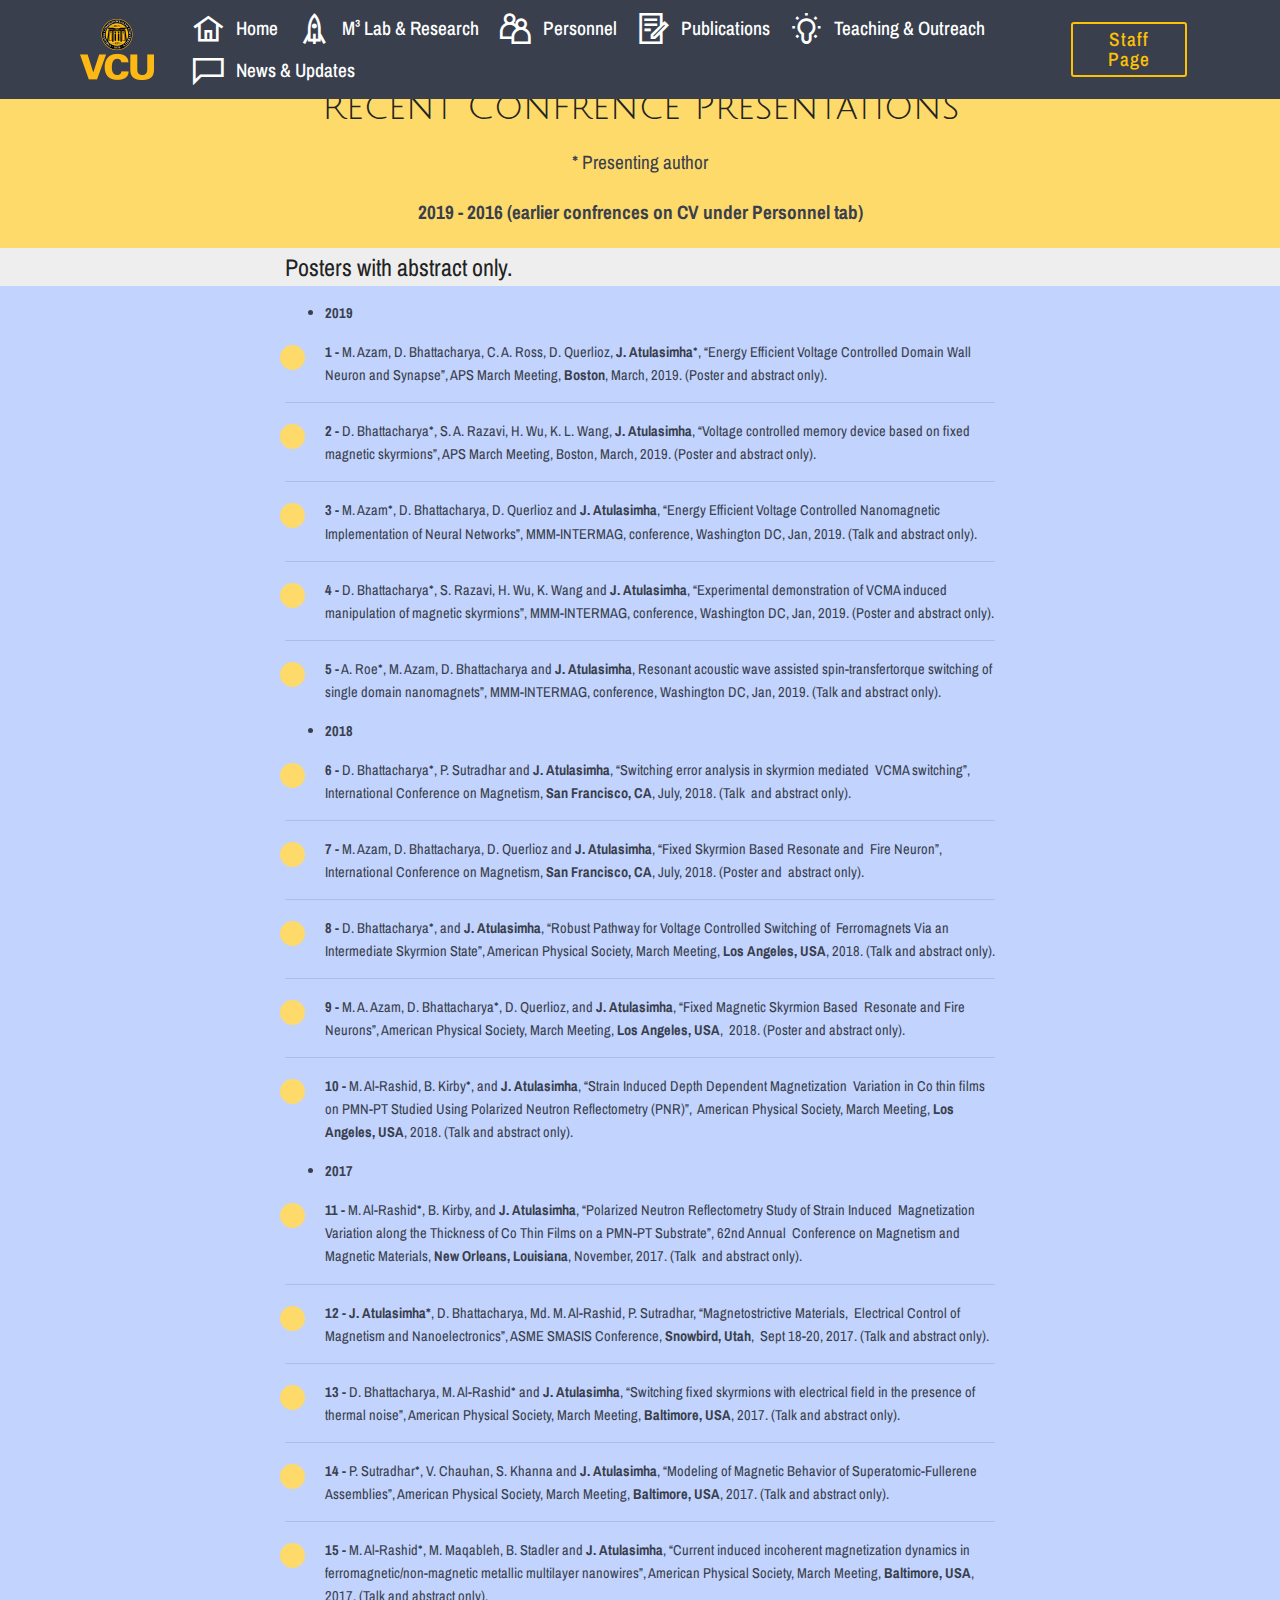
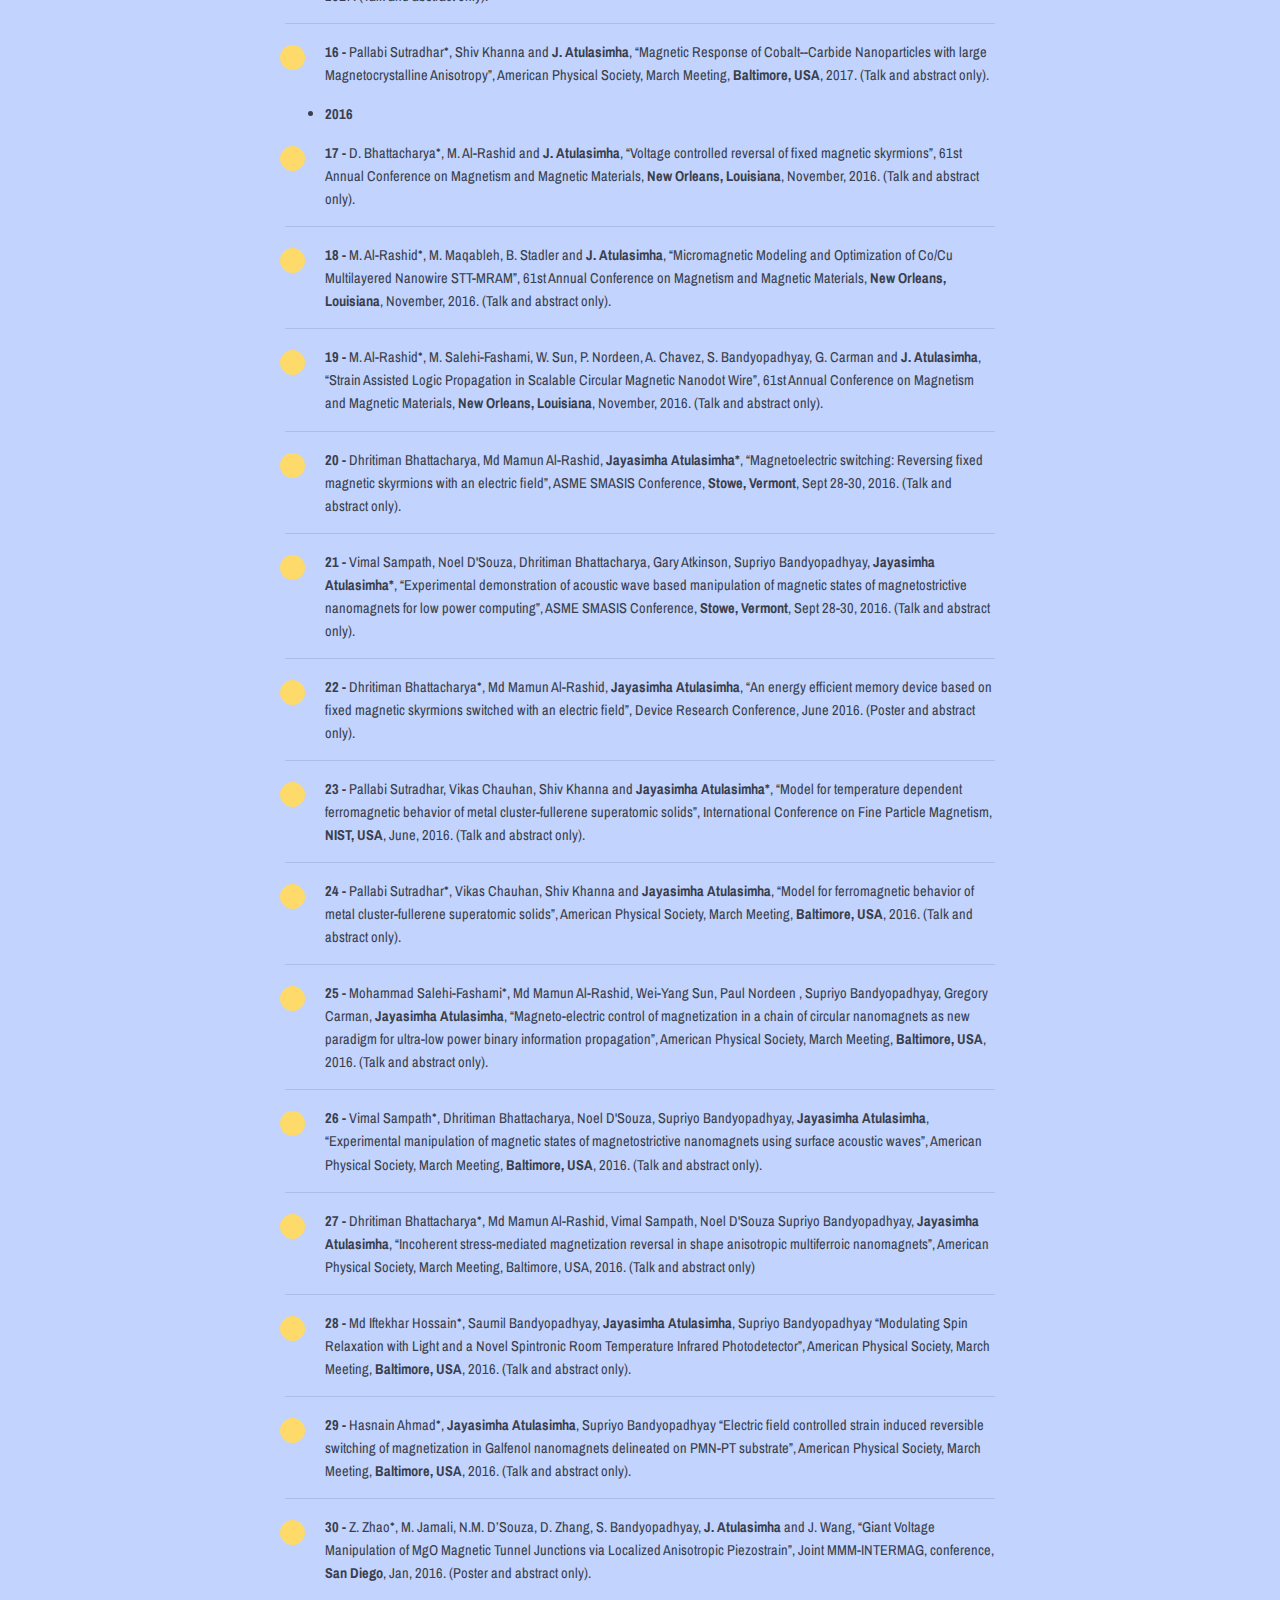
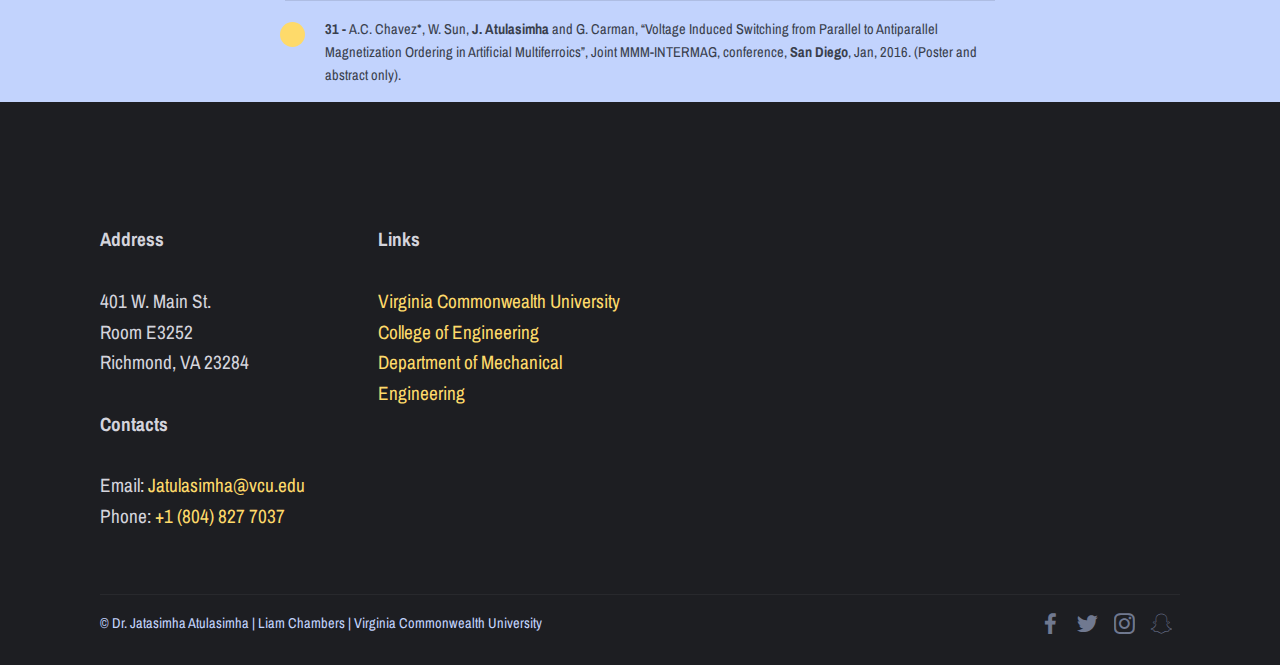
<file: confrences.html>
<!DOCTYPE html>
<html  >
<head>
  <!-- Site made with Mobirise Website Builder v4.10.5, https://mobirise.com -->
  <meta charset="UTF-8">
  <meta http-equiv="X-UA-Compatible" content="IE=edge">
  <meta name="generator" content="Mobirise v4.10.5, mobirise.com">
  <meta name="viewport" content="width=device-width, initial-scale=1, minimum-scale=1">
  <link rel="shortcut icon" href="assets/images/actual-vertical-148x122.png" type="image/x-icon">
  <meta name="description" content="Confrences">
  
  <title>Confrences</title>
  <link rel="stylesheet" href="assets/web/assets/mobirise-icons2/mobirise2.css">
  <link rel="stylesheet" href="assets/tether/tether.min.css">
  <link rel="stylesheet" href="assets/bootstrap/css/bootstrap.min.css">
  <link rel="stylesheet" href="assets/bootstrap/css/bootstrap-grid.min.css">
  <link rel="stylesheet" href="assets/bootstrap/css/bootstrap-reboot.min.css">
  <link rel="stylesheet" href="assets/dropdown/css/style.css">
  <link rel="stylesheet" href="assets/socicon/css/styles.css">
  <link rel="stylesheet" href="assets/theme/css/style.css">
  <link rel="stylesheet" href="assets/mobirise/css/mbr-additional.css" type="text/css">
  
  
  
</head>
<body>
  <section class="menu cid-rwjDYkf6NE" once="menu" id="menu1-x">

    

    <nav class="navbar navbar-expand beta-menu navbar-dropdown align-items-center navbar-fixed-top navbar-toggleable-sm">
        <button class="navbar-toggler navbar-toggler-right" type="button" data-toggle="collapse" data-target="#navbarSupportedContent" aria-controls="navbarSupportedContent" aria-expanded="false" aria-label="Toggle navigation">
            <div class="hamburger">
                <span></span>
                <span></span>
                <span></span>
                <span></span>
            </div>
        </button>
        <div class="menu-logo">
            <div class="navbar-brand">
                <span class="navbar-logo">
                    <a href="https://www.vcu.edu/">
                         <img src="assets/images/actual-vertical-148x122.png" alt="Mobirise" title="" style="height: 3.8rem;">
                    </a>
                </span>
                
            </div>
        </div>
        <div class="collapse navbar-collapse" id="navbarSupportedContent">
            <ul class="navbar-nav nav-dropdown" data-app-modern-menu="true"><li class="nav-item">
                    <a class="nav-link link text-white display-4" href="html.html"><span class="mobi-mbri mobi-mbri-home mbr-iconfont mbr-iconfont-btn"></span>
                        
                        Home</a>
                </li><li class="nav-item">
                    <a class="nav-link link text-white display-4" href="mmmlab&research.html"><span class="mobi-mbri mobi-mbri-rocket mbr-iconfont mbr-iconfont-btn"></span>
                        M³ Lab &amp; Research</a>
                </li><li class="nav-item"><a class="nav-link link text-white display-4" href="personnel.html"><span class="mobi-mbri mobi-mbri-users mbr-iconfont mbr-iconfont-btn"></span>
                        
                        Personnel</a></li><li class="nav-item"><a class="nav-link link text-white display-4" href="publications.html"><span class="mobi-mbri mobi-mbri-contact-form mbr-iconfont mbr-iconfont-btn"></span>
                        
                        Publications</a></li><li class="nav-item"><a class="nav-link link text-white display-4" href="teaching&outreach.html" aria-expanded="false"><span class="mobi-mbri mobi-mbri-idea mbr-iconfont mbr-iconfont-btn"></span>Teaching &amp; Outreach</a></li><li class="nav-item"><a class="nav-link link text-white display-4" href="news&updates.html"><span class="mobi-mbri mobi-mbri-chat mbr-iconfont mbr-iconfont-btn"></span>
                        
                        News &amp; Updates</a></li><li class="nav-item"><a class="nav-link link text-white display-4" href="mmmlab&research.html"><br></a></li></ul>
            <div class="navbar-buttons mbr-section-btn"><a class="btn btn-sm btn-primary-outline display-4" href="https://egr.vcu.edu/directory/atulasimha/">
                    
                    Staff Page</a></div>
        </div>
    </nav>
</section>

<section class="engine"><a href="https://mobirise.info/s">bootstrap themes</a></section><section class="mbr-section content4 cid-rukPzb0rpV" id="content4-1e">

    

    <div class="container">
        <div class="media-container-row">
            <div class="title col-12 col-md-8">
                <h2 class="align-center pb-3 mbr-fonts-style display-2">Recent Confrence Presentations</h2>
                <h3 class="mbr-section-subtitle align-center mbr-light mbr-fonts-style display-4">* Presenting author<br><br><div><strong>2019 - 2016 (earlier confrences on CV under Personnel tab)</strong></div></h3>
                
            </div>
        </div>
    </div>
</section>

<section class="mbr-section article content1 cid-rukPzwwzbC" id="content1-1f">
    
     

    <div class="container">
        <div class="media-container-row">
            <div class="mbr-text col-12 mbr-fonts-style display-5 col-md-8">Posters with abstract only.</div>
        </div>
    </div>
</section>

<section class="mbr-section article content12 cid-rwjIvqob8z" id="content12-11">
     

    <div class="container">
        <div class="media-container-row">
            <div class="mbr-text counter-container col-12 col-md-8 mbr-fonts-style display-7">
                <ul>
                    <li><strong>2019</strong></li>
                </ul>
            </div>
        </div>
    </div>
</section>

<section class="mbr-section article content12 cid-rwjIxkYXvF" id="content12-12">
     

    <div class="container">
        <div class="media-container-row">
            <div class="mbr-text counter-container col-12 col-md-8 mbr-fonts-style display-7">
                <ul>
                    <li><strong>1 - </strong>M. Azam, D. Bhattacharya, C. A. Ross, D. Querlioz, <strong>J. Atulasimha</strong>*, “Energy Efficient Voltage Controlled Domain Wall Neuron and Synapse”, APS March Meeting, <strong>Boston</strong>, March, 2019. (Poster and abstract only).&nbsp;</li></ul><hr><ul><li><strong>2 -</strong> D. Bhattacharya*, S. A. Razavi, H. Wu, K. L. Wang,<strong> J. Atulasimha</strong>, “Voltage controlled memory device based on fixed magnetic skyrmions”, APS March Meeting, Boston, March, 2019. (Poster and abstract only). 
</li></ul><hr><ul><li><strong>3 - </strong>M. Azam*, D. Bhattacharya, D. Querlioz and <strong>J. Atulasimha</strong>, “Energy Efficient Voltage Controlled Nanomagnetic Implementation of Neural Networks”, MMM-INTERMAG, conference, Washington DC, Jan, 2019. (Talk and abstract only). 
</li></ul><hr><ul><li><strong>4 - </strong>D. Bhattacharya*, S. Razavi, H. Wu, K. Wang and <strong>J. Atulasimha</strong>, “Experimental demonstration of VCMA induced manipulation of magnetic skyrmions”, MMM-INTERMAG, conference, Washington DC, Jan, 2019. (Poster and abstract only). 
</li></ul><hr><ul><li><strong>5 -</strong> A. Roe*, M. Azam, D. Bhattacharya and <strong>J. Atulasimha</strong>, Resonant acoustic wave assisted spin-transfertorque switching of single domain nanomagnets”, MMM-INTERMAG, conference, Washington DC, Jan, 2019. (Talk and abstract only).&nbsp;</li></ul><ul>
                </ul>
            </div>
        </div>
    </div>
</section>

<section class="mbr-section article content12 cid-rukPzKBruf" id="content12-1g">
     

    <div class="container">
        <div class="media-container-row">
            <div class="mbr-text counter-container col-12 col-md-8 mbr-fonts-style display-7">
                <ul>
                    <li><strong>2018</strong></li>
                </ul>
            </div>
        </div>
    </div>
</section>

<section class="mbr-section article content12 cid-rukPzVNyrO" id="content12-1h">
     

    <div class="container">
        <div class="media-container-row">
            <div class="mbr-text counter-container col-12 col-md-8 mbr-fonts-style display-7">
                <ul>
                    <li><strong>6 - </strong>D. Bhattacharya*, P. Sutradhar and <strong>J. Atulasimha</strong>, “Switching error analysis in skyrmion mediated
&nbsp;<span style="font-size: 0.9rem;">VCMA switching”, International Conference on Magnetism, <strong>San Francisco, CA</strong>, July, 2018. (Talk
&nbsp;</span><span style="font-size: 0.9rem;">and abstract only).</span></li></ul><hr><ul><li><strong>7 - </strong>M. Azam, D. Bhattacharya, D. Querlioz and <strong>J. Atulasimha</strong>, “Fixed Skyrmion Based Resonate and
&nbsp;<span style="font-size: 0.9rem;">Fire Neuron”, International Conference on Magnetism, <strong>San Francisco, CA</strong>, July, 2018. (Poster and
&nbsp;</span><span style="font-size: 0.9rem;">abstract only).&nbsp;</span></li></ul><hr><ul><li><strong>8 - </strong>D. Bhattacharya*, and <strong>J. Atulasimha</strong>, “Robust Pathway for Voltage Controlled Switching of
&nbsp;<span style="font-size: 0.9rem;">Ferromagnets Via an Intermediate Skyrmion State”, American Physical Society, March Meeting,
</span><span style="font-size: 0.9rem;"><strong>Los Angeles, USA</strong>, 2018. (Talk and abstract only).</span></li></ul><hr><ul><li><strong>9 - </strong>M. A. Azam, D. Bhattacharya*, D. Querlioz, and <strong>J. Atulasimha</strong>, “Fixed Magnetic Skyrmion Based
&nbsp;<span style="font-size: 0.9rem;">Resonate and Fire Neurons”, American Physical Society, March Meeting, <strong>Los Angeles, USA</strong>,
&nbsp;</span><span style="font-size: 0.9rem;">2018. (Poster and abstract only).&nbsp;</span></li></ul><hr><ul><li><strong>10 - </strong>M. Al-Rashid, B. Kirby*, and <strong>J. Atulasimha</strong>, “Strain Induced Depth Dependent Magnetization
&nbsp;<span style="font-size: 0.9rem;">Variation in Co thin films on PMN-PT Studied Using Polarized Neutron Reflectometry (PNR)”,
&nbsp;</span><span style="font-size: 0.9rem;">American Physical Society, March Meeting, <strong>Los Angeles, USA</strong>, 2018. (Talk and abstract only).</span></li></ul><ul>
                </ul>
            </div>
        </div>
    </div>
</section>

<section class="mbr-section article content12 cid-rukPAckKis" id="content12-1i">
     

    <div class="container">
        <div class="media-container-row">
            <div class="mbr-text counter-container col-12 col-md-8 mbr-fonts-style display-7">
                <ul>
                    <li><strong>2017</strong></li>
                </ul>
            </div>
        </div>
    </div>
</section>

<section class="mbr-section article content12 cid-rukPAn8HsI" id="content12-1j">
     

    <div class="container">
        <div class="media-container-row">
            <div class="mbr-text counter-container col-12 col-md-8 mbr-fonts-style display-7">
                <ul>
                    <li><strong>11 - </strong>M. Al-Rashid*, B. Kirby, and <strong>J. Atulasimha</strong>, “Polarized Neutron Reflectometry Study of Strain Induced
&nbsp;<span style="font-size: 0.9rem;">Magnetization Variation along the Thickness of Co Thin Films on a PMN-PT Substrate”, 62nd Annual
&nbsp;</span><span style="font-size: 0.9rem;">Conference on Magnetism and Magnetic Materials, <strong>New Orleans, Louisiana</strong>, November, 2017. (Talk
&nbsp;</span><span style="font-size: 0.9rem;">and abstract only).&nbsp;</span></li></ul><hr><ul><li><strong>12 - J. Atulasimha*</strong>, D. Bhattacharya, Md. M. Al-Rashid, P. Sutradhar, “Magnetostrictive Materials,
&nbsp;<span style="font-size: 0.9rem;">Electrical Control of Magnetism and Nanoelectronics”, ASME SMASIS Conference, <strong>Snowbird, Utah</strong>,
&nbsp;</span><span style="font-size: 0.9rem;">Sept 18-20, 2017. (Talk and abstract only).</span></li></ul><hr><ul><li><strong>13 - </strong>D. Bhattacharya, M. Al-Rashid* and <strong>J. Atulasimha</strong>, “Switching fixed skyrmions with electrical field in
 the presence of thermal noise”, American Physical Society, March Meeting, <strong>Baltimore, USA</strong>, 2017.
 (Talk and abstract only).</li></ul><hr><ul><li><strong>14 - </strong>P. Sutradhar*, V. Chauhan, S. Khanna and <strong>J. Atulasimha</strong>, “Modeling of Magnetic Behavior of
 Superatomic-Fullerene Assemblies”, American Physical Society, March Meeting, <strong>Baltimore, USA</strong>,
 2017. (Talk and abstract only).</li></ul><hr><ul><li><strong>15 - </strong>M. Al-Rashid*, M. Maqableh, B. Stadler and <strong>J. Atulasimha</strong>, “Current induced incoherent magnetization
 dynamics in ferromagnetic/non-magnetic metallic multilayer nanowires”, American Physical Society,
 March Meeting,<strong> Baltimore, USA</strong>, 2017. (Talk and abstract only).</li></ul><hr><ul><li><strong>16 - </strong>Pallabi Sutradhar*, Shiv Khanna and <strong>J. Atulasimha</strong>, “Magnetic Response of Cobalt--Carbide
 Nanoparticles with large Magnetocrystalline Anisotropy”, American Physical Society, March Meeting,&nbsp;<strong>Baltimore, USA</strong><span style="font-size: 0.9rem;">, 2017. (Talk and abstract only).</span></li></ul><ul>
                </ul>
            </div>
        </div>
    </div>
</section>

<section class="mbr-section article content12 cid-rukPAETtye" id="content12-1k">
     

    <div class="container">
        <div class="media-container-row">
            <div class="mbr-text counter-container col-12 col-md-8 mbr-fonts-style display-7">
                <ul>
                    <li><strong>2016</strong></li>
                </ul>
            </div>
        </div>
    </div>
</section>

<section class="mbr-section article content12 cid-rukPASKoTa" id="content12-1l">
     

    <div class="container">
        <div class="media-container-row">
            <div class="mbr-text counter-container col-12 col-md-8 mbr-fonts-style display-7">
                <ul>
                    <li><strong>17 - </strong>D. Bhattacharya*, M. Al-Rashid and <strong>J. Atulasimha</strong>, “Voltage controlled reversal of fixed magnetic
 skyrmions”, 61st Annual Conference on Magnetism and Magnetic Materials, <strong>New Orleans, Louisiana</strong><span style="font-size: 0.9rem;">,
 November, 2016. (Talk and abstract only).</span></li></ul><hr><ul><li><strong>18 - </strong>M. Al-Rashid*, M. Maqableh, B. Stadler and <strong>J. Atulasimha</strong>, “Micromagnetic Modeling and Optimization of Co/Cu Multilayered Nanowire STT-MRAM”, 61st Annual Conference on Magnetism and Magnetic Materials, <strong>New Orleans, Louisiana</strong>, November, 2016. (Talk and abstract only).</li></ul><hr><ul><li><strong>19 - </strong>M. Al-Rashid*, M. Salehi-Fashami, W. Sun, P. Nordeen, A. Chavez, S. Bandyopadhyay, G. Carman and<strong> J. Atulasimha</strong>, “Strain Assisted Logic Propagation in Scalable Circular Magnetic Nanodot Wire”, 61st Annual Conference on Magnetism and Magnetic Materials, <strong>New Orleans, Louisiana</strong>, November, 2016. (Talk and abstract only).</li></ul><hr><ul><li><strong>20 - </strong>Dhritiman Bhattacharya, Md Mamun Al-Rashid, <strong>Jayasimha Atulasimha*</strong>, “Magnetoelectric switching: Reversing fixed magnetic skyrmions with an electric field”, ASME SMASIS Conference, <strong>Stowe, Vermont</strong>, Sept 28-30, 2016. (Talk and abstract only).</li></ul><hr><ul><li><strong>21 - </strong>Vimal Sampath, Noel D'Souza, Dhritiman Bhattacharya, Gary Atkinson, Supriyo Bandyopadhyay, <strong>Jayasimha Atulasimha*</strong>, “Experimental demonstration of acoustic wave based manipulation of magnetic states of magnetostrictive nanomagnets for low power computing”, ASME SMASIS Conference, <strong>Stowe, Vermont</strong>, Sept 28-30, 2016. (Talk and abstract only).</li></ul><hr><ul><li><strong>22 -</strong>&nbsp;Dhritiman Bhattacharya*, Md Mamun Al-Rashid, <strong>Jayasimha Atulasimha</strong>, “An energy efficient memory device based on fixed magnetic skyrmions switched with an electric field”, Device Research Conference, June 2016. (Poster and abstract only).</li></ul><hr><ul><li><strong>23 - </strong>Pallabi Sutradhar, Vikas Chauhan, Shiv Khanna and<strong> Jayasimha Atulasimha*</strong>, “Model for temperature dependent ferromagnetic behavior of metal cluster-fullerene superatomic solids”, International Conference on Fine Particle Magnetism,<strong> NIST, USA</strong>, June, 2016. (Talk and abstract only).</li></ul><hr><ul><li><strong>24 - </strong>Pallabi Sutradhar*, Vikas Chauhan, Shiv Khanna and <strong>Jayasimha Atulasimha</strong>, “Model for ferromagnetic behavior of metal cluster-fullerene superatomic solids”, American Physical Society, March Meeting, <strong>Baltimore, USA</strong>, 2016. (Talk and abstract only).</li></ul><hr><ul><li><strong>25 - </strong>Mohammad Salehi-Fashami*, Md Mamun Al-Rashid, Wei-Yang Sun, Paul Nordeen , Supriyo Bandyopadhyay, Gregory Carman, <strong>Jayasimha Atulasimha</strong>, “Magneto-electric control of magnetization in a chain of circular nanomagnets as new paradigm for ultra-low power binary information propagation”, American Physical Society, March Meeting, <strong>Baltimore, USA</strong>, 2016. (Talk and abstract only).</li></ul><hr><ul><li><strong>26 - </strong>Vimal Sampath*, Dhritiman Bhattacharya, Noel D'Souza, Supriyo Bandyopadhyay, <strong>Jayasimha Atulasimha</strong>, “Experimental manipulation of magnetic states of magnetostrictive nanomagnets using surface acoustic waves”, American Physical Society, March Meeting, <strong>Baltimore, USA</strong>, 2016. (Talk and abstract only).</li></ul><hr><ul><li><strong>27 - </strong>Dhritiman Bhattacharya*, Md Mamun Al-Rashid, Vimal Sampath, Noel D'Souza Supriyo Bandyopadhyay, <strong>Jayasimha Atulasimha</strong>, “Incoherent stress-mediated magnetization reversal in shape anisotropic multiferroic nanomagnets”, American Physical Society, March Meeting, Baltimore, USA, 2016. (Talk and abstract only)</li></ul><hr><ul><li><strong>28 - </strong>Md Iftekhar Hossain*, Saumil Bandyopadhyay,<strong> Jayasimha Atulasimha</strong>, Supriyo Bandyopadhyay
 “Modulating Spin Relaxation with Light and a Novel Spintronic Room Temperature Infrared
 Photodetector”, American Physical Society, March Meeting, <strong>Baltimore, USA</strong>, 2016. (Talk and abstract
 only).</li></ul><hr><ul><li><strong>29 - </strong>Hasnain Ahmad*, <strong>Jayasimha Atulasimha</strong>, Supriyo Bandyopadhyay “Electric field controlled strain
 induced reversible switching of magnetization in Galfenol nanomagnets delineated on PMN-PT
 substrate”, American Physical Society, March Meeting, <strong>Baltimore, USA</strong>, 2016. (Talk and abstract only).</li></ul><hr><ul><li><strong>30 -</strong>&nbsp;Z. Zhao*, M. Jamali, N.M. D’Souza, D. Zhang, S. Bandyopadhyay,<strong> J. Atulasimha</strong> and J. Wang, “Giant
 Voltage Manipulation of MgO Magnetic Tunnel Junctions via Localized Anisotropic Piezostrain”, Joint
 MMM-INTERMAG, conference, <strong>San Diego</strong>, Jan, 2016. (Poster and abstract only).&nbsp;</li></ul><hr><ul><li><strong>31 - </strong>A.C. Chavez*, W. Sun, <strong>J. Atulasimha</strong> and G. Carman, “Voltage Induced Switching from Parallel to
 Antiparallel Magnetization Ordering in Artificial Multiferroics”, Joint MMM-INTERMAG, conference,
 <strong>San Diego</strong>, Jan, 2016. (Poster and abstract only).</li></ul><h5></h5><ul>
                </ul>
            </div>
        </div>
    </div>
</section>

<section class="cid-rxaDdiTvUV" id="footer2-2u">

    

    

    <div class="container">
        <div class="media-container-row content mbr-white">
            <div class="col-12 col-md-3 mbr-fonts-style display-4">
                <p class="mbr-text">
                    <strong><br></strong><br><br><strong>Address</strong>
                    <br>
                    <br>401 W. Main St.<br>Room E3252<br>Richmond, VA 23284<br>
                    <br><strong>Contacts</strong>
                    <br>
                    <br>Email: <a href="mailto:Jatulasimha@vcu.edu" class="text-primary">Jatulasimha@vcu.edu&nbsp;</a><br>Phone: <a href="tel:804-827-7037" class="text-primary">+1 (804) 827 7037</a><a href="tel:804-827-7037" class="text-secondary"><br></a><br></p>
            </div>
            <div class="col-12 col-md-3 mbr-fonts-style display-4">
                <p class="mbr-text"><strong><br></strong><strong><br></strong><strong><br></strong><strong>Links 
</strong><br>
<br><a href="https://www.vcu.edu/">Virginia Commonwealth University </a>
<br><a href="https://egr.vcu.edu/" class="text-primary">College&nbsp;of Engineering 
</a><br><a href="https://egr.vcu.edu/departments/mechanical/">Department of Mechanical Engineering&nbsp;</a></p>
            </div>
            <div class="col-12 col-md-6">
                <div class="google-map"><iframe frameborder="0" style="border:0" src="https://www.google.com/maps/embed?pb=!1m18!1m12!1m3!1d1054.2218870977608!2d-77.44909099429309!3d37.54511693365637!2m3!1f0!2f0!3f0!3m2!1i1024!2i768!4f13.1!3m3!1m2!1s0x89b11140b2d4b5fb%3A0x4ffeee8741d77184!2sVCU+College+Of+Engineering+-+East+Hall!5e0!3m2!1sen!2sus!4v1559693085694!5m2!1sen!2sus" allowfullscreen=""></iframe></div>
            </div>
        </div>
        <div class="footer-lower">
            <div class="media-container-row">
                <div class="col-sm-12">
                    <hr>
                </div>
            </div>
            <div class="media-container-row mbr-white">
                <div class="col-sm-6 copyright">
                    <p class="mbr-text mbr-fonts-style display-7">© Dr. Jatasimha Atulasimha | Liam Chambers | Virginia Commonwealth University</p>
                </div>
                <div class="col-md-6">
                    <div class="social-list align-right">
                        <div class="soc-item">
                            <a href="https://www.facebook.com/virginiacommonwealthuniversity/" target="_blank">
                                <span class="mbr-iconfont mbr-iconfont-social socicon-facebook socicon" style="color: rgb(194, 211, 253); fill: rgb(194, 211, 253);"></span>
                            </a>
                        </div>
                        <div class="soc-item">
                            <a href="https://twitter.com/VCU">
                                <span class="mbr-iconfont mbr-iconfont-social socicon-twitter socicon" style="color: rgb(194, 211, 253); fill: rgb(194, 211, 253);"></span>
                            </a>
                        </div>
                        <div class="soc-item">
                            <a href="http://instagram.com/vcu">
                                <span class="mbr-iconfont mbr-iconfont-social socicon-instagram socicon" style="color: rgb(194, 211, 253); fill: rgb(194, 211, 253);"></span>
                            </a>
                        </div>
                        <div class="soc-item">
                            <a href="https://www.snapchat.com/add/vcu">
                                <span class="mbr-iconfont mbr-iconfont-social socicon-snapchat socicon" style="color: rgb(194, 211, 253); fill: rgb(194, 211, 253);"></span>
                            </a>
                        </div>
                        
                        
                    </div>
                </div>
            </div>
        </div>
    </div>
</section>


  <script src="assets/web/assets/jquery/jquery.min.js"></script>
  <script src="assets/popper/popper.min.js"></script>
  <script src="assets/tether/tether.min.js"></script>
  <script src="assets/bootstrap/js/bootstrap.min.js"></script>
  <script src="assets/smoothscroll/smooth-scroll.js"></script>
  <script src="assets/dropdown/js/nav-dropdown.js"></script>
  <script src="assets/dropdown/js/navbar-dropdown.js"></script>
  <script src="assets/touchswipe/jquery.touch-swipe.min.js"></script>
  <script src="assets/theme/js/script.js"></script>
  
  
</body>
</html>
</file>
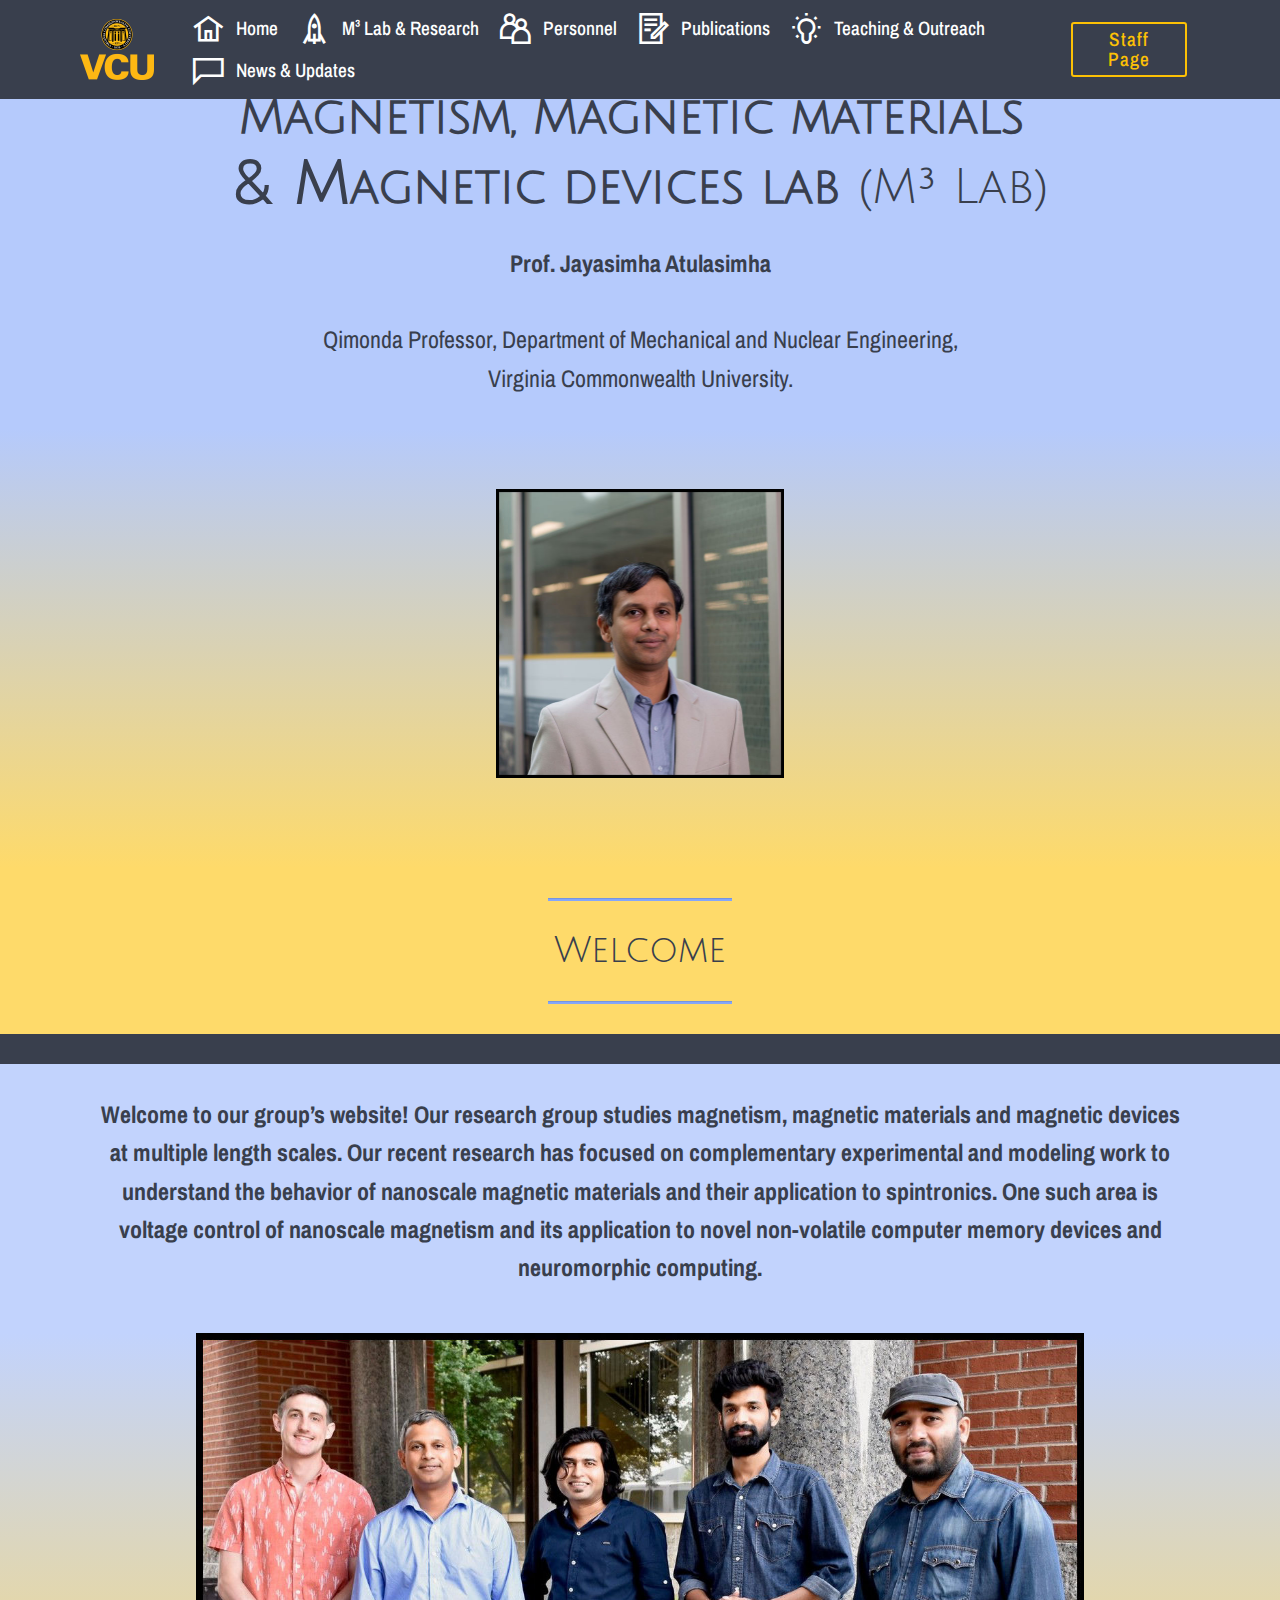
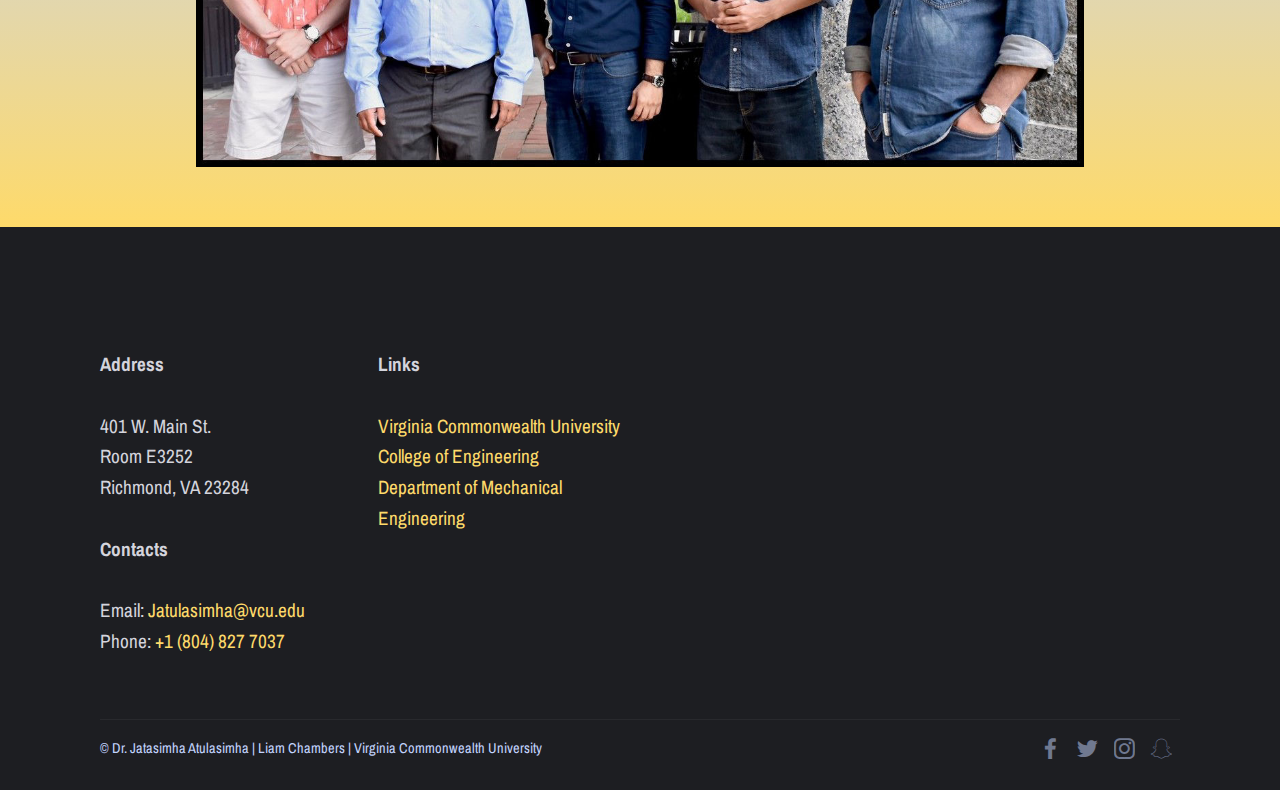
<file: home.html>
<!DOCTYPE html>
<html  >
<head>
  <!-- Site made with Mobirise Website Builder v4.10.5, https://mobirise.com -->
  <meta charset="UTF-8">
  <meta http-equiv="X-UA-Compatible" content="IE=edge">
  <meta name="generator" content="Mobirise v4.10.5, mobirise.com">
  <meta name="viewport" content="width=device-width, initial-scale=1, minimum-scale=1">
  <link rel="shortcut icon" href="assets/images/actual-vertical-148x122.png" type="image/x-icon">
  <meta name="description" content="Home">
  
  <title>Home</title>
  <link rel="stylesheet" href="assets/web/assets/mobirise-icons/mobirise-icons.css">
  <link rel="stylesheet" href="assets/web/assets/mobirise-icons2/mobirise2.css">
  <link rel="stylesheet" href="assets/tether/tether.min.css">
  <link rel="stylesheet" href="assets/bootstrap/css/bootstrap.min.css">
  <link rel="stylesheet" href="assets/bootstrap/css/bootstrap-grid.min.css">
  <link rel="stylesheet" href="assets/bootstrap/css/bootstrap-reboot.min.css">
  <link rel="stylesheet" href="assets/dropdown/css/style.css">
  <link rel="stylesheet" href="assets/socicon/css/styles.css">
  <link rel="stylesheet" href="assets/theme/css/style.css">
  <link rel="stylesheet" href="assets/mobirise/css/mbr-additional.css" type="text/css">
  
  
  
</head>
<body>
  <section class="menu cid-rstbD7YNKz" once="menu" id="menu1-n">

    

    <nav class="navbar navbar-expand beta-menu navbar-dropdown align-items-center navbar-fixed-top navbar-toggleable-sm">
        <button class="navbar-toggler navbar-toggler-right" type="button" data-toggle="collapse" data-target="#navbarSupportedContent" aria-controls="navbarSupportedContent" aria-expanded="false" aria-label="Toggle navigation">
            <div class="hamburger">
                <span></span>
                <span></span>
                <span></span>
                <span></span>
            </div>
        </button>
        <div class="menu-logo">
            <div class="navbar-brand">
                <span class="navbar-logo">
                    <a href="https://www.vcu.edu/">
                         <img src="assets/images/actual-vertical-148x122.png" alt="Mobirise" title="" style="height: 3.8rem;">
                    </a>
                </span>
                
            </div>
        </div>
        <div class="collapse navbar-collapse" id="navbarSupportedContent">
            <ul class="navbar-nav nav-dropdown" data-app-modern-menu="true"><li class="nav-item">
                    <a class="nav-link link text-white display-4" href="home.html"><span class="mobi-mbri mobi-mbri-home mbr-iconfont mbr-iconfont-btn"></span>
                        
                        Home</a>
                </li><li class="nav-item">
                    <a class="nav-link link text-white display-4" href="mmmlab&research.html"><span class="mobi-mbri mobi-mbri-rocket mbr-iconfont mbr-iconfont-btn"></span>
                        M³ Lab &amp; Research</a>
                </li><li class="nav-item"><a class="nav-link link text-white display-4" href="personnel.html"><span class="mobi-mbri mobi-mbri-users mbr-iconfont mbr-iconfont-btn"></span>
                        
                        Personnel</a></li><li class="nav-item"><a class="nav-link link text-white display-4" href="publications.html"><span class="mobi-mbri mobi-mbri-contact-form mbr-iconfont mbr-iconfont-btn"></span>
                        
                        Publications</a></li><li class="nav-item"><a class="nav-link link text-white display-4" href="teaching&outreach.html" aria-expanded="false"><span class="mobi-mbri mobi-mbri-idea mbr-iconfont mbr-iconfont-btn"></span>Teaching &amp; Outreach</a></li><li class="nav-item"><a class="nav-link link text-white display-4" href="news&updates.html"><span class="mobi-mbri mobi-mbri-chat mbr-iconfont mbr-iconfont-btn"></span>
                        
                        News &amp; Updates</a></li><li class="nav-item"><a class="nav-link link text-white display-4" href="mmmlab&research.html"><br></a></li></ul>
            <div class="navbar-buttons mbr-section-btn"><a class="btn btn-sm btn-primary-outline display-4" href="https://egr.vcu.edu/directory/atulasimha/">
                    
                    Staff Page</a></div>
        </div>
    </nav>
</section>

<section class="engine"><a href="https://mobirise.info/k">how to develop own website</a></section><section class="header5 cid-rt2yfuHjOM" id="header5-18">

    

    
    <div class="container">
        <div class="row justify-content-center">
            <div class="mbr-white col-md-10">
                <h1 class="mbr-section-title align-center pb-3 mbr-fonts-style display-1"><strong>Magnetism, M</strong><strong>agnetic materials&nbsp;</strong><strong><br></strong><strong><span style="font-size: 3.75rem; background-color: initial;">&amp; M</span></strong><strong>agnetic devices lab&nbsp;</strong><span style="font-size: 3rem; background-color: initial;">(M³ Lab)</span></h1>
                <p class="mbr-text align-center display-5 pb-3 mbr-fonts-style"><strong>Prof. Jayasimha Atulasimha</strong><br><br>Qimonda Professor, Department of Mechanical and Nuclear Engineering, <br>	Virginia Commonwealth University.<br><strong>
                </strong></p>
                
            </div>
        </div>
    </div>

    
</section>

<section class="cid-rt2xty5sho" id="image3-17">

    

    <figure class="mbr-figure container">
            <div class="image-block" style="width: 26%;">
                <img src="assets/images/15646683096253050-1-578x578.jpg" width="1400" alt="Mobirise" title="">
                
            </div>
    </figure>
</section>

<section class="mbr-section article content10 cid-rsttUGeX3R" id="content10-u">
    
     

    <div class="container">
        <div class="inner-container" style="width: 66%;">
            <hr class="line" style="width: 25%;">
            <div class="section-text align-center mbr-white mbr-fonts-style display-2">
                    Welcome</div>
            <hr class="line" style="width: 25%;">
        </div>
    </div>
</section>

<section once="footers" class="cid-rt962H0vJ6" id="footer6-1o">

    

    

    <div class="container">
        <div class="media-container-row align-center mbr-white">
            <div class="col-12">
                <p class="mbr-text mb-0 mbr-fonts-style display-7"></p>
            </div>
        </div>
    </div>
</section>

<section class="mbr-section article content1 cid-rxUq1CtyHn" id="content1-60">
    
     

    <div class="container">
        <div class="media-container-row">
            <div class="mbr-text col-12 mbr-fonts-style display-5 col-md-12"><p><strong>
</strong></p><p><strong>Welcome to our group’s website! Our research group studies magnetism, magnetic materials and magnetic devices at multiple length scales. Our recent research has focused on complementary experimental and modeling work to understand the behavior of nanoscale magnetic materials and their application to spintronics. One such area is voltage control of nanoscale magnetism and its application to novel non-volatile computer&nbsp;</strong><strong>memory devices and neuromorphic computing.</strong></p></div>
        </div>
    </div>
</section>

<section class="cid-rxUqti29j5" id="image3-61">

    

    <figure class="mbr-figure container">
            <div class="image-block" style="width: 80%;">
                <img src="assets/images/15646683096253050-1300x636.jpg" width="1400" alt="Mobirise" title="">
                
            </div>
    </figure>
</section>

<section class="cid-ru33YIZMWx" id="footer2-13">

    

    

    <div class="container">
        <div class="media-container-row content mbr-white">
            <div class="col-12 col-md-3 mbr-fonts-style display-4">
                <p class="mbr-text">
                    <strong><br></strong><br><br><strong>Address</strong>
                    <br>
                    <br>401 W. Main St.<br>Room E3252<br>Richmond, VA 23284<br>
                    <br><strong>Contacts</strong>
                    <br>
                    <br>Email: <a href="mailto:Jatulasimha@vcu.edu" class="text-primary">Jatulasimha@vcu.edu&nbsp;</a><br>Phone: <a href="tel:804-827-7037" class="text-primary">+1 (804) 827 7037</a><a href="tel:804-827-7037" class="text-secondary"><br></a><br></p>
            </div>
            <div class="col-12 col-md-3 mbr-fonts-style display-4">
                <p class="mbr-text"><strong><br></strong><strong><br></strong><strong><br></strong><strong>Links 
</strong><br>
<br><a href="https://www.vcu.edu/">Virginia Commonwealth University </a>
<br><a href="https://egr.vcu.edu/" class="text-primary">College&nbsp;of Engineering 
</a><br><a href="https://egr.vcu.edu/departments/mechanical/">Department of Mechanical Engineering&nbsp;</a></p>
            </div>
            <div class="col-12 col-md-6">
                <div class="google-map"><iframe frameborder="0" style="border:0" src="https://www.google.com/maps/embed?pb=!1m18!1m12!1m3!1d1054.2218870977608!2d-77.44909099429309!3d37.54511693365637!2m3!1f0!2f0!3f0!3m2!1i1024!2i768!4f13.1!3m3!1m2!1s0x89b11140b2d4b5fb%3A0x4ffeee8741d77184!2sVCU+College+Of+Engineering+-+East+Hall!5e0!3m2!1sen!2sus!4v1559693085694!5m2!1sen!2sus" allowfullscreen=""></iframe></div>
            </div>
        </div>
        <div class="footer-lower">
            <div class="media-container-row">
                <div class="col-sm-12">
                    <hr>
                </div>
            </div>
            <div class="media-container-row mbr-white">
                <div class="col-sm-6 copyright">
                    <p class="mbr-text mbr-fonts-style display-7">© Dr. Jatasimha Atulasimha | Liam Chambers | Virginia Commonwealth University</p>
                </div>
                <div class="col-md-6">
                    <div class="social-list align-right">
                        <div class="soc-item">
                            <a href="https://www.facebook.com/virginiacommonwealthuniversity/" target="_blank">
                                <span class="mbr-iconfont mbr-iconfont-social socicon-facebook socicon" style="color: rgb(194, 211, 253); fill: rgb(194, 211, 253);"></span>
                            </a>
                        </div>
                        <div class="soc-item">
                            <a href="https://twitter.com/VCU">
                                <span class="mbr-iconfont mbr-iconfont-social socicon-twitter socicon" style="color: rgb(194, 211, 253); fill: rgb(194, 211, 253);"></span>
                            </a>
                        </div>
                        <div class="soc-item">
                            <a href="http://instagram.com/vcu">
                                <span class="mbr-iconfont mbr-iconfont-social socicon-instagram socicon" style="color: rgb(194, 211, 253); fill: rgb(194, 211, 253);"></span>
                            </a>
                        </div>
                        <div class="soc-item">
                            <a href="https://www.snapchat.com/add/vcu">
                                <span class="mbr-iconfont mbr-iconfont-social socicon-snapchat socicon" style="color: rgb(194, 211, 253); fill: rgb(194, 211, 253);"></span>
                            </a>
                        </div>
                        
                        
                    </div>
                </div>
            </div>
        </div>
    </div>
</section>


  <script src="assets/web/assets/jquery/jquery.min.js"></script>
  <script src="assets/popper/popper.min.js"></script>
  <script src="assets/tether/tether.min.js"></script>
  <script src="assets/bootstrap/js/bootstrap.min.js"></script>
  <script src="assets/dropdown/js/nav-dropdown.js"></script>
  <script src="assets/dropdown/js/navbar-dropdown.js"></script>
  <script src="assets/touchswipe/jquery.touch-swipe.min.js"></script>
  <script src="assets/smoothscroll/smooth-scroll.js"></script>
  <script src="assets/theme/js/script.js"></script>
  
  
</body>
</html>
</file>
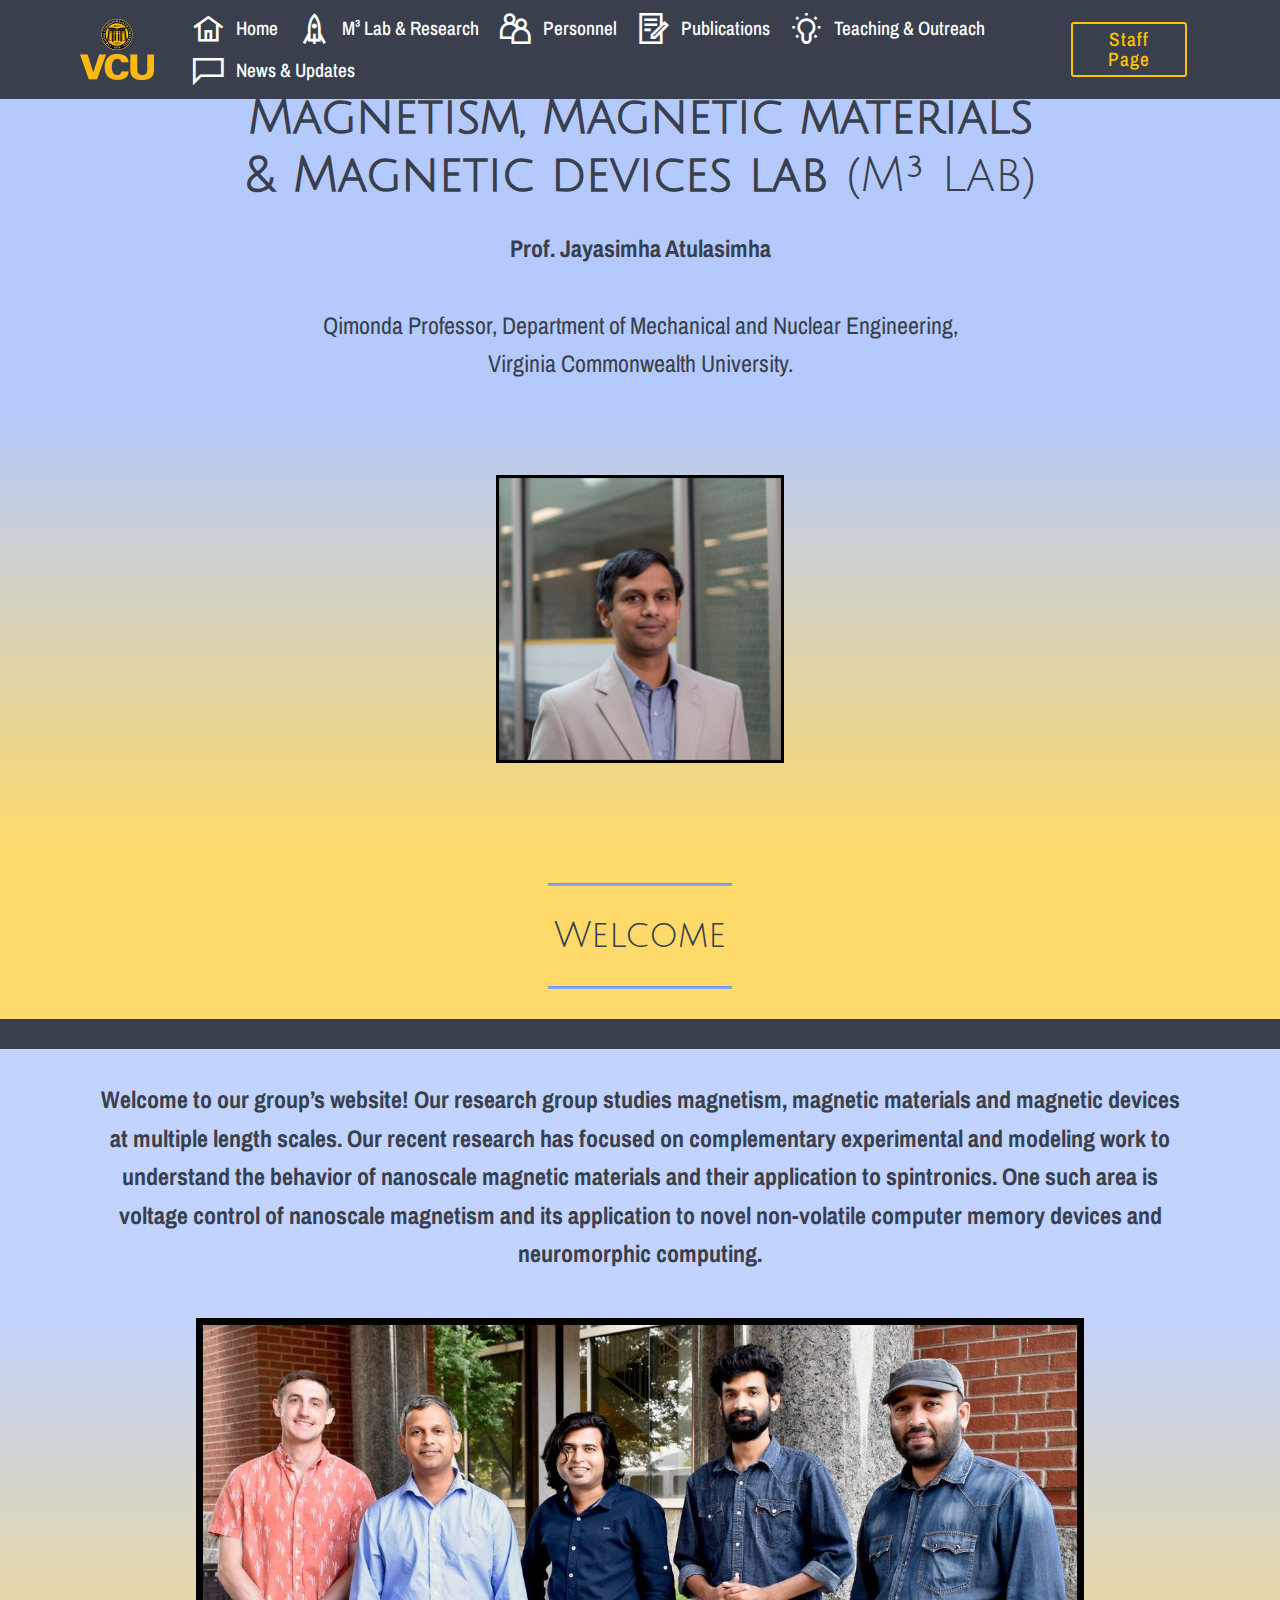
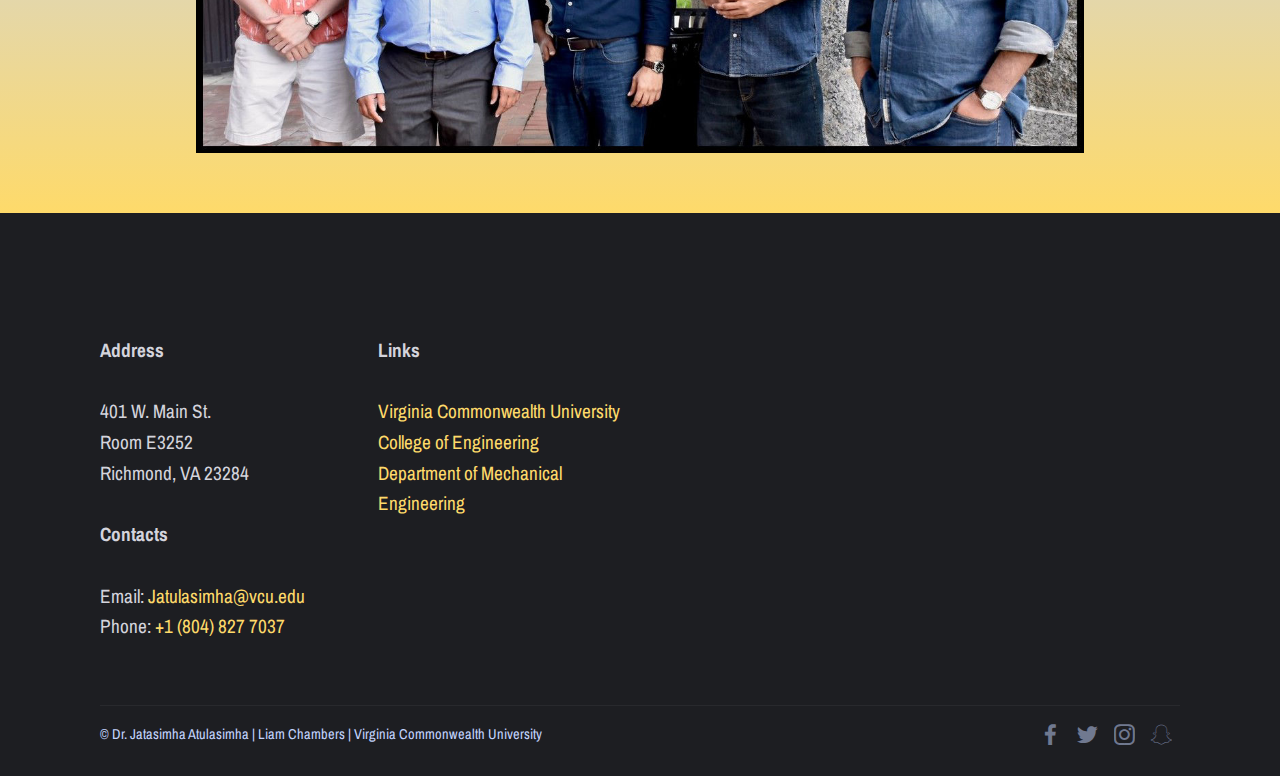
<file: html.html>
<!DOCTYPE html>
<html  >
<head>
  <!-- Site made with Mobirise Website Builder v4.10.5, https://mobirise.com -->
  <meta charset="UTF-8">
  <meta http-equiv="X-UA-Compatible" content="IE=edge">
  <meta name="generator" content="Mobirise v4.10.5, mobirise.com">
  <meta name="viewport" content="width=device-width, initial-scale=1, minimum-scale=1">
  <link rel="shortcut icon" href="assets/images/actual-vertical-148x122.png" type="image/x-icon">
  <meta name="description" content="Home">
  
  <title>Home</title>
  <link rel="stylesheet" href="assets/web/assets/mobirise-icons/mobirise-icons.css">
  <link rel="stylesheet" href="assets/web/assets/mobirise-icons2/mobirise2.css">
  <link rel="stylesheet" href="assets/tether/tether.min.css">
  <link rel="stylesheet" href="assets/bootstrap/css/bootstrap.min.css">
  <link rel="stylesheet" href="assets/bootstrap/css/bootstrap-grid.min.css">
  <link rel="stylesheet" href="assets/bootstrap/css/bootstrap-reboot.min.css">
  <link rel="stylesheet" href="assets/dropdown/css/style.css">
  <link rel="stylesheet" href="assets/socicon/css/styles.css">
  <link rel="stylesheet" href="assets/theme/css/style.css">
  <link rel="stylesheet" href="assets/mobirise/css/mbr-additional.css" type="text/css">
  
  
  
</head>
<body>
  <section class="menu cid-rstbD7YNKz" once="menu" id="menu1-n">

    

    <nav class="navbar navbar-expand beta-menu navbar-dropdown align-items-center navbar-fixed-top navbar-toggleable-sm">
        <button class="navbar-toggler navbar-toggler-right" type="button" data-toggle="collapse" data-target="#navbarSupportedContent" aria-controls="navbarSupportedContent" aria-expanded="false" aria-label="Toggle navigation">
            <div class="hamburger">
                <span></span>
                <span></span>
                <span></span>
                <span></span>
            </div>
        </button>
        <div class="menu-logo">
            <div class="navbar-brand">
                <span class="navbar-logo">
                    <a href="https://www.vcu.edu/">
                         <img src="assets/images/actual-vertical-148x122.png" alt="Mobirise" title="" style="height: 3.8rem;">
                    </a>
                </span>
                
            </div>
        </div>
        <div class="collapse navbar-collapse" id="navbarSupportedContent">
            <ul class="navbar-nav nav-dropdown" data-app-modern-menu="true"><li class="nav-item">
                    <a class="nav-link link text-white display-4" href="html.html"><span class="mobi-mbri mobi-mbri-home mbr-iconfont mbr-iconfont-btn"></span>
                        
                        Home</a>
                </li><li class="nav-item">
                    <a class="nav-link link text-white display-4" href="mmmlab&research.html"><span class="mobi-mbri mobi-mbri-rocket mbr-iconfont mbr-iconfont-btn"></span>
                        M³ Lab &amp; Research</a>
                </li><li class="nav-item"><a class="nav-link link text-white display-4" href="personnel.html"><span class="mobi-mbri mobi-mbri-users mbr-iconfont mbr-iconfont-btn"></span>
                        
                        Personnel</a></li><li class="nav-item"><a class="nav-link link text-white display-4" href="publications.html"><span class="mobi-mbri mobi-mbri-contact-form mbr-iconfont mbr-iconfont-btn"></span>
                        
                        Publications</a></li><li class="nav-item"><a class="nav-link link text-white display-4" href="teaching&outreach.html" aria-expanded="false"><span class="mobi-mbri mobi-mbri-idea mbr-iconfont mbr-iconfont-btn"></span>Teaching &amp; Outreach</a></li><li class="nav-item"><a class="nav-link link text-white display-4" href="news&updates.html"><span class="mobi-mbri mobi-mbri-chat mbr-iconfont mbr-iconfont-btn"></span>
                        
                        News &amp; Updates</a></li><li class="nav-item"><a class="nav-link link text-white display-4" href="mmmlab&research.html"><br></a></li></ul>
            <div class="navbar-buttons mbr-section-btn"><a class="btn btn-sm btn-primary-outline display-4" href="https://egr.vcu.edu/directory/atulasimha/">
                    
                    Staff Page</a></div>
        </div>
    </nav>
</section>

<section class="engine"><a href="https://mobirise.info/b">create your own site</a></section><section class="header5 cid-rt2yfuHjOM" id="header5-18">

    

    
    <div class="container">
        <div class="row justify-content-center">
            <div class="mbr-white col-md-10">
                <h1 class="mbr-section-title align-center pb-3 mbr-fonts-style display-1"><strong>Magnetism, M</strong><strong>agnetic materials </strong><br><strong>&amp; Ma</strong><strong>gnetic devices lab&nbsp;</strong><span style="font-size: 3rem; background-color: initial;">(M³ Lab)</span></h1>
                <p class="mbr-text align-center display-5 pb-3 mbr-fonts-style"><strong>Prof. Jayasimha Atulasimha</strong><br><br>Qimonda Professor, Department of Mechanical and Nuclear Engineering, <br>	Virginia Commonwealth University.<br><strong>
                </strong></p>
                
            </div>
        </div>
    </div>

    
</section>

<section class="cid-rt2xty5sho" id="image3-17">

    

    <figure class="mbr-figure container">
            <div class="image-block" style="width: 26%;">
                <img src="assets/images/15646683096253050-1-578x578.jpg" width="1400" alt="Mobirise" title="">
                
            </div>
    </figure>
</section>

<section class="mbr-section article content10 cid-rsttUGeX3R" id="content10-u">
    
     

    <div class="container">
        <div class="inner-container" style="width: 66%;">
            <hr class="line" style="width: 25%;">
            <div class="section-text align-center mbr-white mbr-fonts-style display-2">
                    Welcome</div>
            <hr class="line" style="width: 25%;">
        </div>
    </div>
</section>

<section once="footers" class="cid-rt962H0vJ6" id="footer6-1o">

    

    

    <div class="container">
        <div class="media-container-row align-center mbr-white">
            <div class="col-12">
                <p class="mbr-text mb-0 mbr-fonts-style display-7"></p>
            </div>
        </div>
    </div>
</section>

<section class="mbr-section article content1 cid-rxUq1CtyHn" id="content1-60">
    
     

    <div class="container">
        <div class="media-container-row">
            <div class="mbr-text col-12 mbr-fonts-style display-5 col-md-12"><p><strong>
</strong></p><p><strong>Welcome to our group’s website! Our research group studies magnetism, magnetic materials and magnetic devices at multiple length scales. Our recent research has focused on complementary experimental and modeling work to understand the behavior of nanoscale magnetic materials and their application to spintronics. One such area is voltage control of nanoscale magnetism and its application to novel non-volatile computer&nbsp;</strong><strong>memory devices and neuromorphic computing.</strong></p></div>
        </div>
    </div>
</section>

<section class="cid-rxUqti29j5" id="image3-61">

    

    <figure class="mbr-figure container">
            <div class="image-block" style="width: 80%;">
                <img src="assets/images/15646683096253050-1300x636.jpg" width="1400" alt="Mobirise" title="">
                
            </div>
    </figure>
</section>

<section class="cid-ru33YIZMWx" id="footer2-13">

    

    

    <div class="container">
        <div class="media-container-row content mbr-white">
            <div class="col-12 col-md-3 mbr-fonts-style display-4">
                <p class="mbr-text">
                    <strong><br></strong><br><br><strong>Address</strong>
                    <br>
                    <br>401 W. Main St.<br>Room E3252<br>Richmond, VA 23284<br>
                    <br><strong>Contacts</strong>
                    <br>
                    <br>Email: <a href="mailto:Jatulasimha@vcu.edu" class="text-primary">Jatulasimha@vcu.edu&nbsp;</a><br>Phone: <a href="tel:804-827-7037" class="text-primary">+1 (804) 827 7037</a><a href="tel:804-827-7037" class="text-secondary"><br></a><br></p>
            </div>
            <div class="col-12 col-md-3 mbr-fonts-style display-4">
                <p class="mbr-text"><strong><br></strong><strong><br></strong><strong><br></strong><strong>Links 
</strong><br>
<br><a href="https://www.vcu.edu/">Virginia Commonwealth University </a>
<br><a href="https://egr.vcu.edu/" class="text-primary">College&nbsp;of Engineering 
</a><br><a href="https://egr.vcu.edu/departments/mechanical/">Department of Mechanical Engineering&nbsp;</a></p>
            </div>
            <div class="col-12 col-md-6">
                <div class="google-map"><iframe frameborder="0" style="border:0" src="https://www.google.com/maps/embed?pb=!1m18!1m12!1m3!1d1054.2218870977608!2d-77.44909099429309!3d37.54511693365637!2m3!1f0!2f0!3f0!3m2!1i1024!2i768!4f13.1!3m3!1m2!1s0x89b11140b2d4b5fb%3A0x4ffeee8741d77184!2sVCU+College+Of+Engineering+-+East+Hall!5e0!3m2!1sen!2sus!4v1559693085694!5m2!1sen!2sus" allowfullscreen=""></iframe></div>
            </div>
        </div>
        <div class="footer-lower">
            <div class="media-container-row">
                <div class="col-sm-12">
                    <hr>
                </div>
            </div>
            <div class="media-container-row mbr-white">
                <div class="col-sm-6 copyright">
                    <p class="mbr-text mbr-fonts-style display-7">© Dr. Jatasimha Atulasimha | Liam Chambers | Virginia Commonwealth University</p>
                </div>
                <div class="col-md-6">
                    <div class="social-list align-right">
                        <div class="soc-item">
                            <a href="https://www.facebook.com/virginiacommonwealthuniversity/" target="_blank">
                                <span class="mbr-iconfont mbr-iconfont-social socicon-facebook socicon" style="color: rgb(194, 211, 253); fill: rgb(194, 211, 253);"></span>
                            </a>
                        </div>
                        <div class="soc-item">
                            <a href="https://twitter.com/VCU">
                                <span class="mbr-iconfont mbr-iconfont-social socicon-twitter socicon" style="color: rgb(194, 211, 253); fill: rgb(194, 211, 253);"></span>
                            </a>
                        </div>
                        <div class="soc-item">
                            <a href="http://instagram.com/vcu">
                                <span class="mbr-iconfont mbr-iconfont-social socicon-instagram socicon" style="color: rgb(194, 211, 253); fill: rgb(194, 211, 253);"></span>
                            </a>
                        </div>
                        <div class="soc-item">
                            <a href="https://www.snapchat.com/add/vcu">
                                <span class="mbr-iconfont mbr-iconfont-social socicon-snapchat socicon" style="color: rgb(194, 211, 253); fill: rgb(194, 211, 253);"></span>
                            </a>
                        </div>
                        
                        
                    </div>
                </div>
            </div>
        </div>
    </div>
</section>


  <script src="assets/web/assets/jquery/jquery.min.js"></script>
  <script src="assets/popper/popper.min.js"></script>
  <script src="assets/tether/tether.min.js"></script>
  <script src="assets/bootstrap/js/bootstrap.min.js"></script>
  <script src="assets/dropdown/js/nav-dropdown.js"></script>
  <script src="assets/dropdown/js/navbar-dropdown.js"></script>
  <script src="assets/touchswipe/jquery.touch-swipe.min.js"></script>
  <script src="assets/smoothscroll/smooth-scroll.js"></script>
  <script src="assets/theme/js/script.js"></script>
  
  
</body>
</html>
</file>
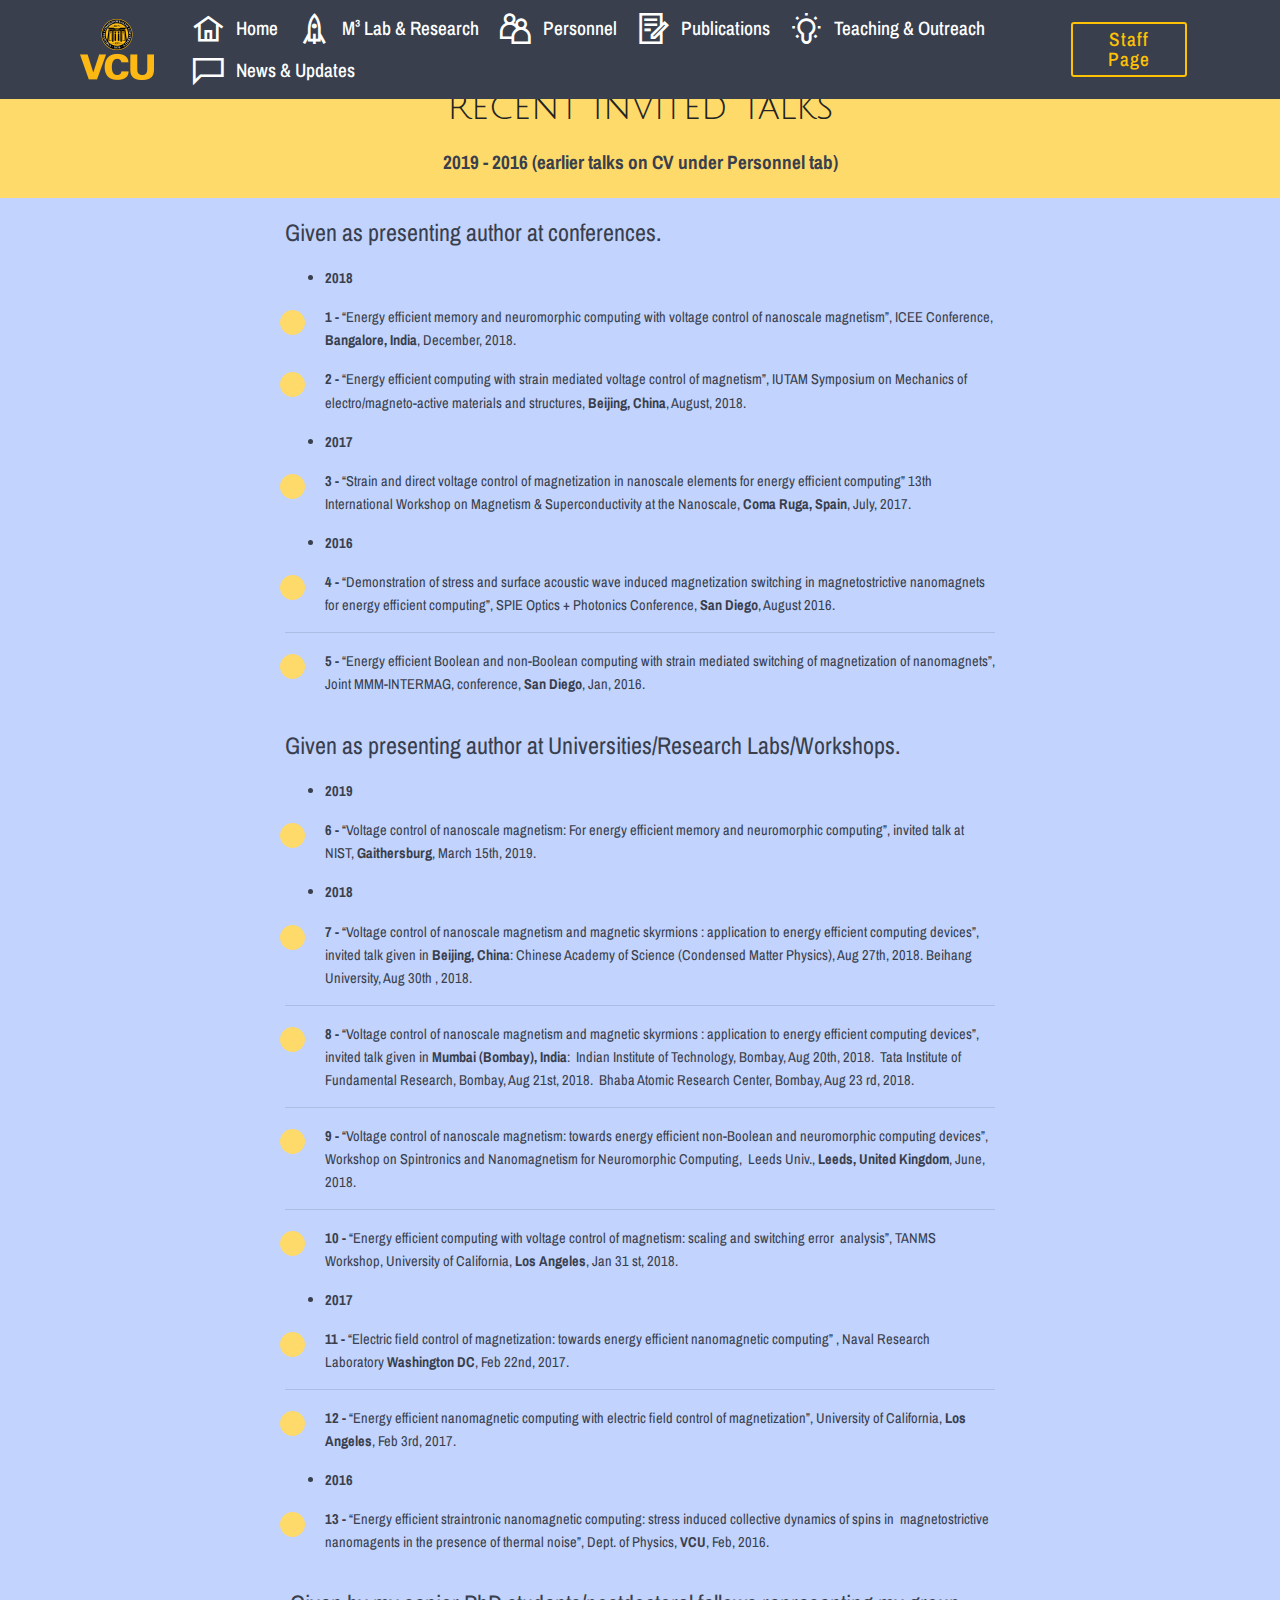
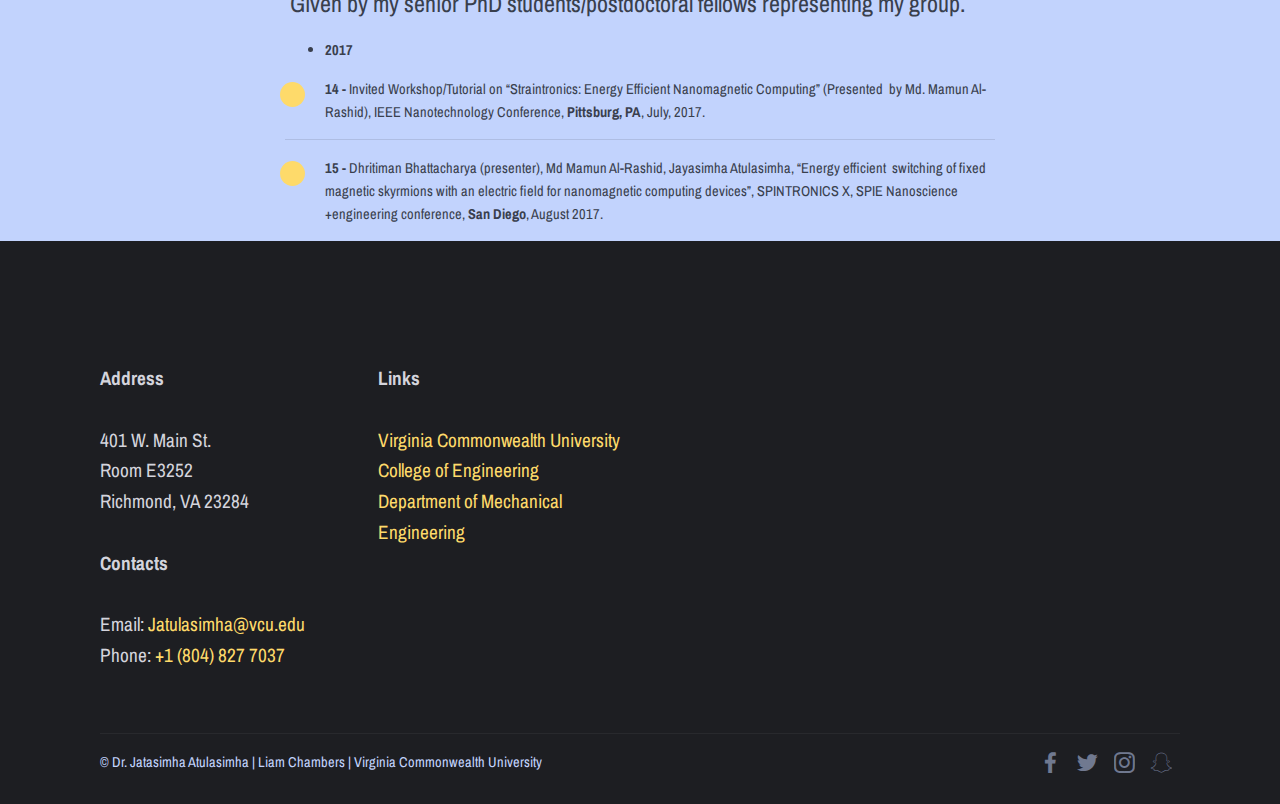
<file: invitedtalks.html>
<!DOCTYPE html>
<html  >
<head>
  <!-- Site made with Mobirise Website Builder v4.10.5, https://mobirise.com -->
  <meta charset="UTF-8">
  <meta http-equiv="X-UA-Compatible" content="IE=edge">
  <meta name="generator" content="Mobirise v4.10.5, mobirise.com">
  <meta name="viewport" content="width=device-width, initial-scale=1, minimum-scale=1">
  <link rel="shortcut icon" href="assets/images/actual-vertical-148x122.png" type="image/x-icon">
  <meta name="description" content="Invited Talks">
  
  <title>Invited Talks</title>
  <link rel="stylesheet" href="assets/web/assets/mobirise-icons2/mobirise2.css">
  <link rel="stylesheet" href="assets/tether/tether.min.css">
  <link rel="stylesheet" href="assets/bootstrap/css/bootstrap.min.css">
  <link rel="stylesheet" href="assets/bootstrap/css/bootstrap-grid.min.css">
  <link rel="stylesheet" href="assets/bootstrap/css/bootstrap-reboot.min.css">
  <link rel="stylesheet" href="assets/dropdown/css/style.css">
  <link rel="stylesheet" href="assets/socicon/css/styles.css">
  <link rel="stylesheet" href="assets/theme/css/style.css">
  <link rel="stylesheet" href="assets/mobirise/css/mbr-additional.css" type="text/css">
  
  
  
</head>
<body>
  <section class="menu cid-rwjDTFkCfE" once="menu" id="menu1-w">

    

    <nav class="navbar navbar-expand beta-menu navbar-dropdown align-items-center navbar-fixed-top navbar-toggleable-sm">
        <button class="navbar-toggler navbar-toggler-right" type="button" data-toggle="collapse" data-target="#navbarSupportedContent" aria-controls="navbarSupportedContent" aria-expanded="false" aria-label="Toggle navigation">
            <div class="hamburger">
                <span></span>
                <span></span>
                <span></span>
                <span></span>
            </div>
        </button>
        <div class="menu-logo">
            <div class="navbar-brand">
                <span class="navbar-logo">
                    <a href="https://www.vcu.edu/">
                         <img src="assets/images/actual-vertical-148x122.png" alt="Mobirise" title="" style="height: 3.8rem;">
                    </a>
                </span>
                
            </div>
        </div>
        <div class="collapse navbar-collapse" id="navbarSupportedContent">
            <ul class="navbar-nav nav-dropdown" data-app-modern-menu="true"><li class="nav-item">
                    <a class="nav-link link text-white display-4" href="index.html"><span class="mobi-mbri mobi-mbri-home mbr-iconfont mbr-iconfont-btn"></span>
                        
                        Home</a>
                </li><li class="nav-item">
                    <a class="nav-link link text-white display-4" href="mmmlab&research.html"><span class="mobi-mbri mobi-mbri-rocket mbr-iconfont mbr-iconfont-btn"></span>
                        M³ Lab &amp; Research</a>
                </li><li class="nav-item"><a class="nav-link link text-white display-4" href="personnel.html"><span class="mobi-mbri mobi-mbri-users mbr-iconfont mbr-iconfont-btn"></span>
                        
                        Personnel</a></li><li class="nav-item"><a class="nav-link link text-white display-4" href="publications.html"><span class="mobi-mbri mobi-mbri-contact-form mbr-iconfont mbr-iconfont-btn"></span>
                        
                        Publications</a></li><li class="nav-item"><a class="nav-link link text-white display-4" href="teaching&outreach.html" aria-expanded="false"><span class="mobi-mbri mobi-mbri-idea mbr-iconfont mbr-iconfont-btn"></span>Teaching &amp; Outreach</a></li><li class="nav-item"><a class="nav-link link text-white display-4" href="news&updates.html"><span class="mobi-mbri mobi-mbri-chat mbr-iconfont mbr-iconfont-btn"></span>
                        
                        News &amp; Updates</a></li><li class="nav-item"><a class="nav-link link text-white display-4" href="mmmlab&research.html"><br></a></li></ul>
            <div class="navbar-buttons mbr-section-btn"><a class="btn btn-sm btn-primary-outline display-4" href="https://egr.vcu.edu/directory/atulasimha/">
                    
                    Staff Page</a></div>
        </div>
    </nav>
</section>

<section class="engine"><a href="https://mobirise.info/t">amp templates</a></section><section class="mbr-section content4 cid-rukNA9jmWe" id="content4-w">

    

    <div class="container">
        <div class="media-container-row">
            <div class="title col-12 col-md-8">
                <h2 class="align-center pb-3 mbr-fonts-style display-2">Recent Invited Talks</h2>
                <h3 class="mbr-section-subtitle align-center mbr-light mbr-fonts-style display-4"><div><strong>2019 - 2016 (earlier talks on CV under Personnel tab)</strong></div></h3>
                
            </div>
        </div>
    </div>
</section>

<section class="mbr-section article content1 cid-rukNAxbk6D" id="content1-x">
    
     

    <div class="container">
        <div class="media-container-row">
            <div class="mbr-text col-12 mbr-fonts-style display-5 col-md-8">Given as presenting author at conferences.</div>
        </div>
    </div>
</section>

<section class="mbr-section article content12 cid-rukNAPSDYf" id="content12-y">
     

    <div class="container">
        <div class="media-container-row">
            <div class="mbr-text counter-container col-12 col-md-8 mbr-fonts-style display-7">
                <ul>
                    <li><strong>2018</strong></li>
                </ul>
            </div>
        </div>
    </div>
</section>

<section class="mbr-section article content12 cid-rukNCjlO1Q" id="content12-z">
     

    <div class="container">
        <div class="media-container-row">
            <div class="mbr-text counter-container col-12 col-md-8 mbr-fonts-style display-7">
                <ul>
                    <li><strong>1 -</strong> “Energy efficient memory and neuromorphic computing with voltage control of nanoscale magnetism”, ICEE Conference, <strong>Bangalore, India</strong>, December, 2018.</li><li><strong>2 -&nbsp;</strong>“Energy efficient computing with strain mediated voltage control of magnetism”, IUTAM
<span style="font-size: 0.9rem;">Symposium on Mechanics of electro/magneto-active materials and structures, <strong>Beijing, China</strong>,&nbsp;</span><span style="font-size: 0.9rem;">August, 2018.</span></li></ul><ul>
                </ul>
            </div>
        </div>
    </div>
</section>

<section class="mbr-section article content12 cid-rukNCAJBjt" id="content12-10">
     

    <div class="container">
        <div class="media-container-row">
            <div class="mbr-text counter-container col-12 col-md-8 mbr-fonts-style display-7">
                <ul>
                    <li><strong>2017</strong></li>
                </ul>
            </div>
        </div>
    </div>
</section>

<section class="mbr-section article content12 cid-rukND5ok1h" id="content12-11">
     

    <div class="container">
        <div class="media-container-row">
            <div class="mbr-text counter-container col-12 col-md-8 mbr-fonts-style display-7">
                <ul>
                    <li><strong>3 - </strong>“Strain and direct voltage control of magnetization in nanoscale elements for energy efficient
<span style="font-size: 0.9rem;">computing” 13th International Workshop on Magnetism &amp; Superconductivity at the Nanoscale, </span><span style="font-size: 0.9rem;"><strong>Coma Ruga, Spain</strong>, July, 2017.</span></li></ul><ul>
                </ul>
            </div>
        </div>
    </div>
</section>

<section class="mbr-section article content12 cid-rukNDvcViN" id="content12-12">
     

    <div class="container">
        <div class="media-container-row">
            <div class="mbr-text counter-container col-12 col-md-8 mbr-fonts-style display-7">
                <ul>
                    <li><strong>2016</strong></li>
                </ul>
            </div>
        </div>
    </div>
</section>

<section class="mbr-section article content12 cid-rukNDKURn6" id="content12-13">
     

    <div class="container">
        <div class="media-container-row">
            <div class="mbr-text counter-container col-12 col-md-8 mbr-fonts-style display-7">
                <ul>
                    <li><strong>4 - </strong>“Demonstration of stress and surface acoustic wave induced magnetization switching in 
magnetostrictive nanomagnets for energy efficient computing”, SPIE Optics + Photonics Conference, <strong>San Diego</strong>, August 2016.</li></ul><hr><ul><li><strong>5 - </strong>“Energy efficient Boolean and non-Boolean computing with strain mediated switching of
<span style="font-size: 0.9rem;">magnetization of nanomagnets”, Joint MMM-INTERMAG, conference, <strong>San Diego</strong>, Jan, 2016.&nbsp;</span></li></ul><ul>
                </ul>
            </div>
        </div>
    </div>
</section>

<section class="mbr-section article content1 cid-rukNE7PuPC" id="content1-14">
    
     

    <div class="container">
        <div class="media-container-row">
            <div class="mbr-text col-12 mbr-fonts-style display-5 col-md-8">Given as presenting author at Universities/Research Labs/Workshops.</div>
        </div>
    </div>
</section>

<section class="mbr-section article content12 cid-rwjHv4uWOf" id="content12-z">
     

    <div class="container">
        <div class="media-container-row">
            <div class="mbr-text counter-container col-12 col-md-8 mbr-fonts-style display-7">
                <ul>
                    <li><strong>2019</strong></li>
                </ul>
            </div>
        </div>
    </div>
</section>

<section class="mbr-section article content12 cid-rwjHyoWk3O" id="content12-10">
     

    <div class="container">
        <div class="media-container-row">
            <div class="mbr-text counter-container col-12 col-md-8 mbr-fonts-style display-7">
                <ul>
                    <li><strong>6 - </strong>“Voltage control of nanoscale magnetism: For energy efficient memory and neuromorphic computing”, invited talk at NIST, <strong>Gaithersburg</strong>, March 15th, 2019.&nbsp;</li></ul><ul>
                </ul>
            </div>
        </div>
    </div>
</section>

<section class="mbr-section article content12 cid-rukNEpETyU" id="content12-15">
     

    <div class="container">
        <div class="media-container-row">
            <div class="mbr-text counter-container col-12 col-md-8 mbr-fonts-style display-7">
                <ul>
                    <li><strong>2018</strong></li>
                </ul>
            </div>
        </div>
    </div>
</section>

<section class="mbr-section article content12 cid-rukNF36K2Z" id="content12-16">
     

    <div class="container">
        <div class="media-container-row">
            <div class="mbr-text counter-container col-12 col-md-8 mbr-fonts-style display-7">
                <ul>
                    <li><strong>7 - </strong>“Voltage control of nanoscale magnetism and magnetic skyrmions : application to energy efficient
<span style="font-size: 0.9rem;">computing devices”, invited talk given in <strong>Beijing, China</strong>: </span>Chinese Academy of Science (Condensed Matter Physics), Aug 27th, 2018. Beihang University, Aug 30th
<span style="font-size: 0.9rem;">, 2018.&nbsp;</span></li></ul><hr><ul><li><strong>8 - </strong>“Voltage control of nanoscale magnetism and magnetic skyrmions : application to energy efficient
<span style="font-size: 0.9rem;">computing devices”, invited talk given in </span><span style="font-size: 0.9rem;"><strong>Mumbai (Bombay), India</strong></span><span style="font-size: 0.9rem;">:
&nbsp;</span><span style="font-size: 0.9rem;">Indian Institute of Technology, Bombay, Aug 20th, 2018.
&nbsp;</span><span style="font-size: 0.9rem;">Tata Institute of Fundamental Research, Bombay, Aug 21st, 2018.
&nbsp;</span><span style="font-size: 0.9rem;">Bhaba Atomic Research Center, Bombay, Aug 23
</span><span style="font-size: 0.9rem;">rd, 2018.</span></li></ul><hr><ul><li><strong>9 - </strong>“Voltage control of nanoscale magnetism: towards energy efficient non-Boolean and neuromorphic
<span style="font-size: 0.9rem;">computing devices”, Workshop on Spintronics and Nanomagnetism for Neuromorphic Computing,
&nbsp;</span><span style="font-size: 0.9rem;">Leeds Univ., <strong>Leeds, United Kingdom</strong>, June, 2018.</span></li></ul><hr><ul><li><strong>10 - </strong>“Energy efficient computing with voltage control of magnetism: scaling and switching error
&nbsp;<span style="font-size: 0.9rem;">analysis”, TANMS Workshop, University of California, <strong>Los Angeles</strong>, Jan 31
</span><span style="font-size: 0.9rem;">st, 2018.&nbsp;</span></li></ul><ul>
                </ul>
            </div>
        </div>
    </div>
</section>

<section class="mbr-section article content12 cid-rukNFwrYsB" id="content12-17">
     

    <div class="container">
        <div class="media-container-row">
            <div class="mbr-text counter-container col-12 col-md-8 mbr-fonts-style display-7">
                <ul>
                    <li><strong>2017</strong></li>
                </ul>
            </div>
        </div>
    </div>
</section>

<section class="mbr-section article content12 cid-rukNFYhwHW" id="content12-18">
     

    <div class="container">
        <div class="media-container-row">
            <div class="mbr-text counter-container col-12 col-md-8 mbr-fonts-style display-7">
                <ul>
                    <li><strong>11 - </strong>“Electric field control of magnetization: towards energy efficient nanomagnetic computing”
, Naval Research Laboratory&nbsp;<span style="font-size: 0.9rem;"><strong>Washington DC</strong>, Feb 22nd, 2017.</span></li></ul><hr><ul><li><strong>12 - </strong>“Energy efficient nanomagnetic computing with electric field control of magnetization”,&nbsp;<span style="font-size: 0.9rem;">University of California, <strong>Los Angeles</strong>, Feb 3rd, 2017.&nbsp;</span></li></ul><ul>
                </ul>
            </div>
        </div>
    </div>
</section>

<section class="mbr-section article content12 cid-rukNGLp2fl" id="content12-19">
     

    <div class="container">
        <div class="media-container-row">
            <div class="mbr-text counter-container col-12 col-md-8 mbr-fonts-style display-7">
                <ul>
                    <li><strong>2016</strong></li>
                </ul>
            </div>
        </div>
    </div>
</section>

<section class="mbr-section article content12 cid-rukNH26Wxz" id="content12-1a">
     

    <div class="container">
        <div class="media-container-row">
            <div class="mbr-text counter-container col-12 col-md-8 mbr-fonts-style display-7">
                <ul>
                    <li><strong>13 -</strong> “Energy efficient straintronic nanomagnetic computing: stress induced collective dynamics of spins in
&nbsp;<span style="font-size: 0.9rem;">magnetostrictive nanomagents in the presence of thermal noise”, Dept. of Physics, <strong>VCU</strong>, Feb, 2016.&nbsp;</span></li></ul><ul>
                </ul>
            </div>
        </div>
    </div>
</section>

<section class="mbr-section article content1 cid-rukNHpsuh3" id="content1-1b">
    
     

    <div class="container">
        <div class="media-container-row">
            <div class="mbr-text col-12 mbr-fonts-style display-5 col-md-8">&nbsp;Given by my senior PhD students/postdoctoral fellows representing my group.</div>
        </div>
    </div>
</section>

<section class="mbr-section article content12 cid-rukNHFdKFx" id="content12-1c">
     

    <div class="container">
        <div class="media-container-row">
            <div class="mbr-text counter-container col-12 col-md-8 mbr-fonts-style display-7">
                <ul>
                    <li><strong>2017</strong></li>
                </ul>
            </div>
        </div>
    </div>
</section>

<section class="mbr-section article content12 cid-rukNHZAWne" id="content12-1d">
     

    <div class="container">
        <div class="media-container-row">
            <div class="mbr-text counter-container col-12 col-md-8 mbr-fonts-style display-7">
                <ul>
                    <li><strong>14 - </strong>Invited Workshop/Tutorial on “Straintronics: Energy Efficient Nanomagnetic Computing” (Presented
&nbsp;<span style="font-size: 0.9rem;">by Md. Mamun Al-Rashid), IEEE Nanotechnology Conference,<strong> Pittsburg, PA</strong>, July, 2017.&nbsp;</span></li></ul><hr><ul><li><strong>15 -</strong> Dhritiman Bhattacharya (presenter), Md Mamun Al-Rashid, Jayasimha Atulasimha, “Energy efficient
&nbsp;<span style="font-size: 0.9rem;">switching of fixed magnetic skyrmions with an electric field for nanomagnetic computing devices”,&nbsp;</span><span style="font-size: 0.9rem;">SPINTRONICS X, SPIE Nanoscience +engineering conference, <strong>San Diego</strong>, August 2017.&nbsp;</span></li></ul><ul>
                </ul>
            </div>
        </div>
    </div>
</section>

<section class="cid-rxaDaVC2LJ" id="footer2-2t">

    

    

    <div class="container">
        <div class="media-container-row content mbr-white">
            <div class="col-12 col-md-3 mbr-fonts-style display-4">
                <p class="mbr-text">
                    <strong><br></strong><br><br><strong>Address</strong>
                    <br>
                    <br>401 W. Main St.<br>Room E3252<br>Richmond, VA 23284<br>
                    <br><strong>Contacts</strong>
                    <br>
                    <br>Email: <a href="mailto:Jatulasimha@vcu.edu" class="text-primary">Jatulasimha@vcu.edu&nbsp;</a><br>Phone: <a href="tel:804-827-7037" class="text-primary">+1 (804) 827 7037</a><a href="tel:804-827-7037" class="text-secondary"><br></a><br></p>
            </div>
            <div class="col-12 col-md-3 mbr-fonts-style display-4">
                <p class="mbr-text"><strong><br></strong><strong><br></strong><strong><br></strong><strong>Links 
</strong><br>
<br><a href="https://www.vcu.edu/">Virginia Commonwealth University </a>
<br><a href="https://egr.vcu.edu/" class="text-primary">College&nbsp;of Engineering 
</a><br><a href="https://egr.vcu.edu/departments/mechanical/">Department of Mechanical Engineering&nbsp;</a></p>
            </div>
            <div class="col-12 col-md-6">
                <div class="google-map"><iframe frameborder="0" style="border:0" src="https://www.google.com/maps/embed?pb=!1m18!1m12!1m3!1d1054.2218870977608!2d-77.44909099429309!3d37.54511693365637!2m3!1f0!2f0!3f0!3m2!1i1024!2i768!4f13.1!3m3!1m2!1s0x89b11140b2d4b5fb%3A0x4ffeee8741d77184!2sVCU+College+Of+Engineering+-+East+Hall!5e0!3m2!1sen!2sus!4v1559693085694!5m2!1sen!2sus" allowfullscreen=""></iframe></div>
            </div>
        </div>
        <div class="footer-lower">
            <div class="media-container-row">
                <div class="col-sm-12">
                    <hr>
                </div>
            </div>
            <div class="media-container-row mbr-white">
                <div class="col-sm-6 copyright">
                    <p class="mbr-text mbr-fonts-style display-7">© Dr. Jatasimha Atulasimha | Liam Chambers | Virginia Commonwealth University</p>
                </div>
                <div class="col-md-6">
                    <div class="social-list align-right">
                        <div class="soc-item">
                            <a href="https://www.facebook.com/virginiacommonwealthuniversity/" target="_blank">
                                <span class="mbr-iconfont mbr-iconfont-social socicon-facebook socicon" style="color: rgb(194, 211, 253); fill: rgb(194, 211, 253);"></span>
                            </a>
                        </div>
                        <div class="soc-item">
                            <a href="https://twitter.com/VCU">
                                <span class="mbr-iconfont mbr-iconfont-social socicon-twitter socicon" style="color: rgb(194, 211, 253); fill: rgb(194, 211, 253);"></span>
                            </a>
                        </div>
                        <div class="soc-item">
                            <a href="http://instagram.com/vcu">
                                <span class="mbr-iconfont mbr-iconfont-social socicon-instagram socicon" style="color: rgb(194, 211, 253); fill: rgb(194, 211, 253);"></span>
                            </a>
                        </div>
                        <div class="soc-item">
                            <a href="https://www.snapchat.com/add/vcu">
                                <span class="mbr-iconfont mbr-iconfont-social socicon-snapchat socicon" style="color: rgb(194, 211, 253); fill: rgb(194, 211, 253);"></span>
                            </a>
                        </div>
                        
                        
                    </div>
                </div>
            </div>
        </div>
    </div>
</section>


  <script src="assets/web/assets/jquery/jquery.min.js"></script>
  <script src="assets/popper/popper.min.js"></script>
  <script src="assets/tether/tether.min.js"></script>
  <script src="assets/bootstrap/js/bootstrap.min.js"></script>
  <script src="assets/smoothscroll/smooth-scroll.js"></script>
  <script src="assets/dropdown/js/nav-dropdown.js"></script>
  <script src="assets/dropdown/js/navbar-dropdown.js"></script>
  <script src="assets/touchswipe/jquery.touch-swipe.min.js"></script>
  <script src="assets/theme/js/script.js"></script>
  
  
</body>
</html>
</file>
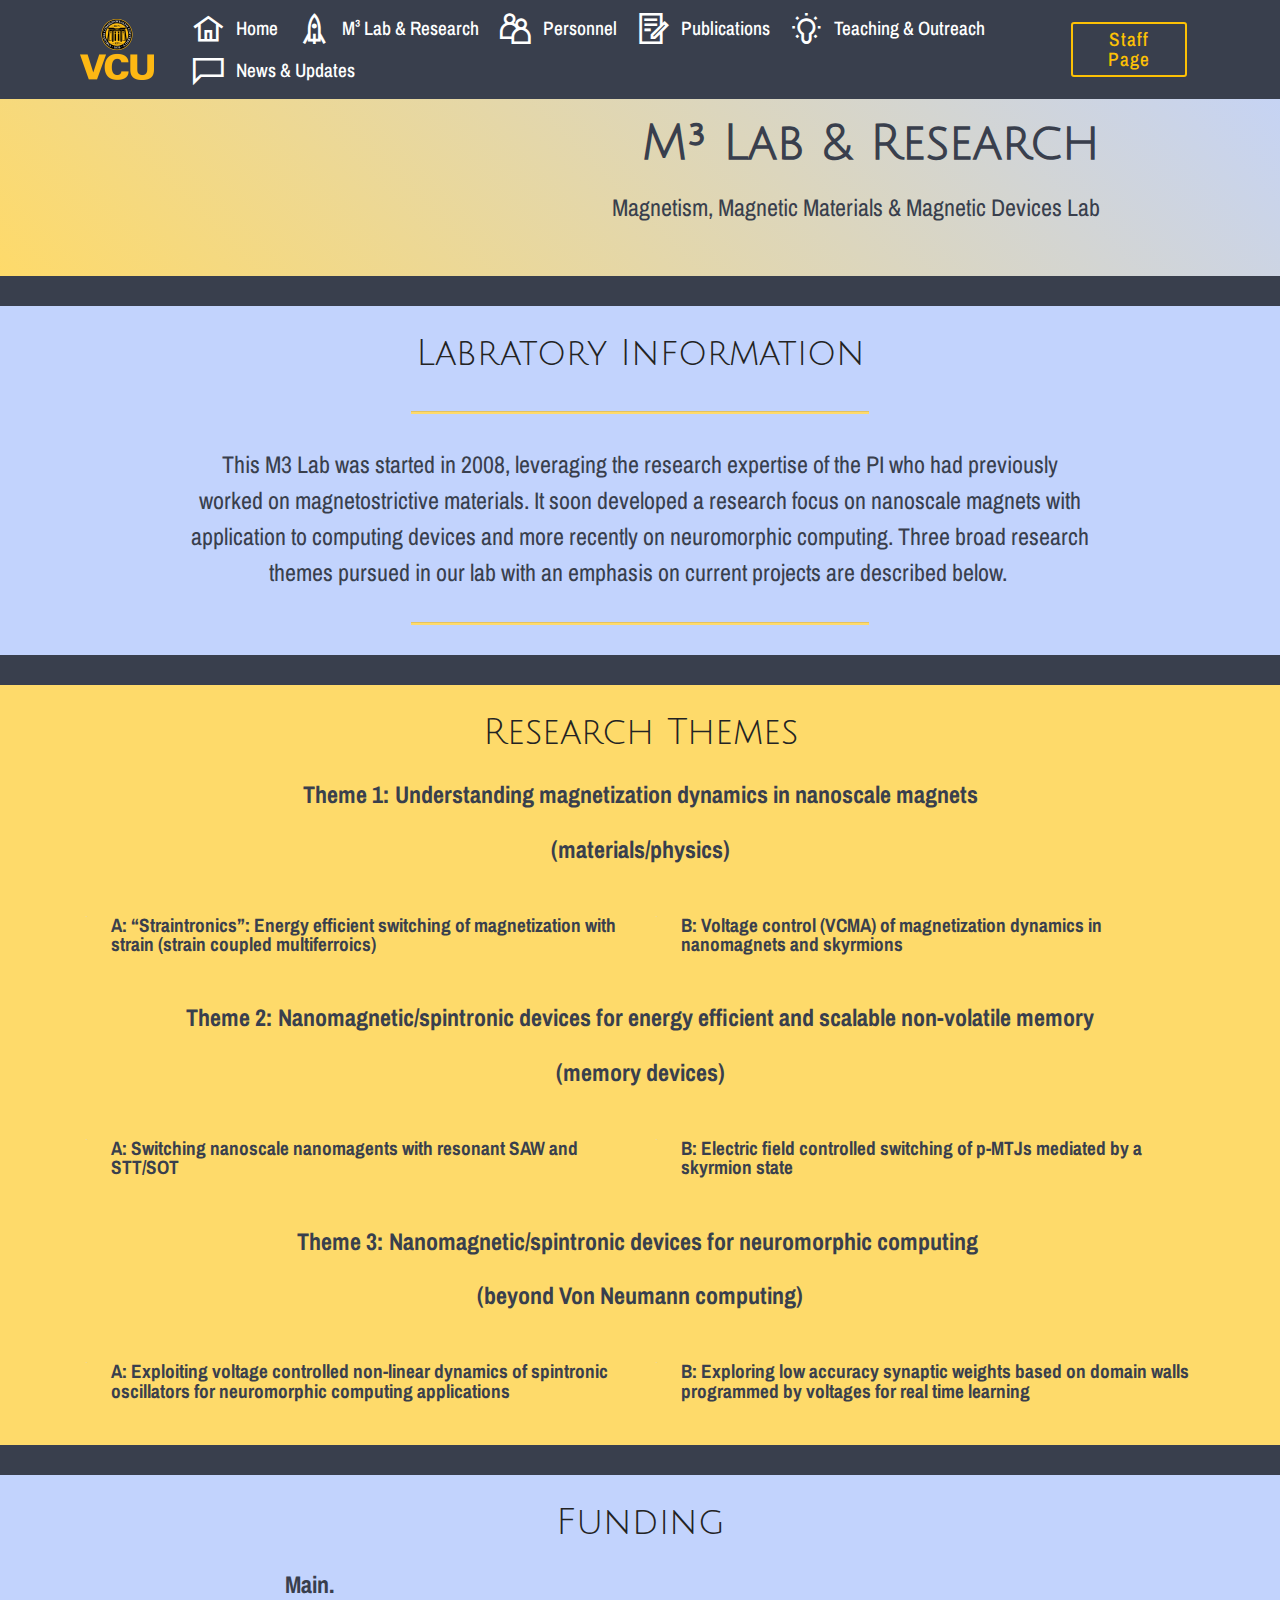
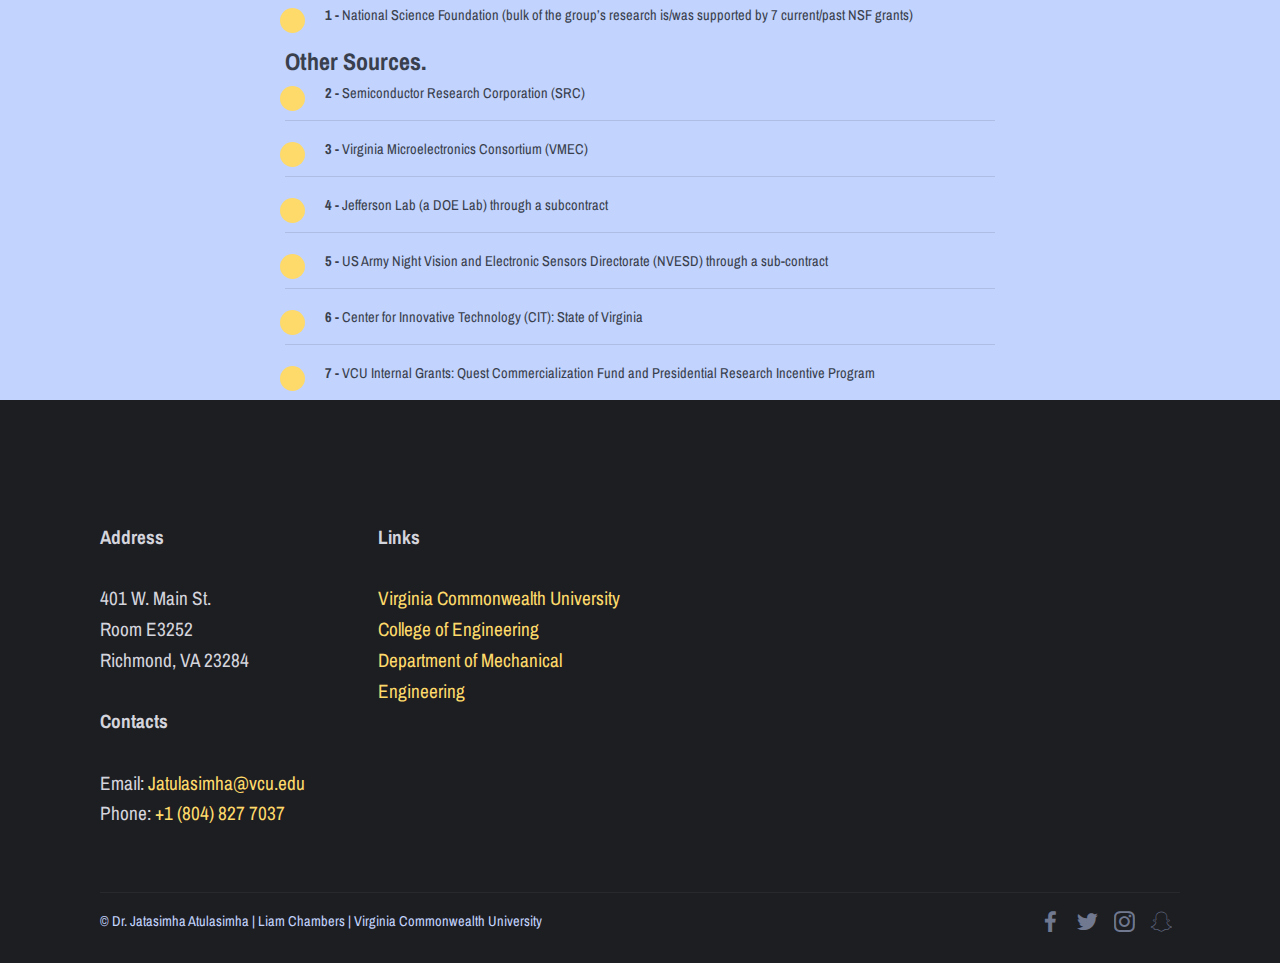
<file: mmmlab&research.html>
<!DOCTYPE html>
<html  >
<head>
  <!-- Site made with Mobirise Website Builder v4.10.5, https://mobirise.com -->
  <meta charset="UTF-8">
  <meta http-equiv="X-UA-Compatible" content="IE=edge">
  <meta name="generator" content="Mobirise v4.10.5, mobirise.com">
  <meta name="viewport" content="width=device-width, initial-scale=1, minimum-scale=1">
  <link rel="shortcut icon" href="assets/images/actual-vertical-148x122.png" type="image/x-icon">
  <meta name="description" content="M³ Lab & Research">
  
  <title>M³ Lab & Research</title>
  <link rel="stylesheet" href="assets/web/assets/mobirise-icons/mobirise-icons.css">
  <link rel="stylesheet" href="assets/web/assets/mobirise-icons2/mobirise2.css">
  <link rel="stylesheet" href="assets/tether/tether.min.css">
  <link rel="stylesheet" href="assets/bootstrap/css/bootstrap.min.css">
  <link rel="stylesheet" href="assets/bootstrap/css/bootstrap-grid.min.css">
  <link rel="stylesheet" href="assets/bootstrap/css/bootstrap-reboot.min.css">
  <link rel="stylesheet" href="assets/dropdown/css/style.css">
  <link rel="stylesheet" href="assets/socicon/css/styles.css">
  <link rel="stylesheet" href="assets/theme/css/style.css">
  <link rel="stylesheet" href="assets/mobirise/css/mbr-additional.css" type="text/css">
  
  
  
</head>
<body>
  <section class="menu cid-qTkzRZLJNu" once="menu" id="menu1-i">

    

    <nav class="navbar navbar-expand beta-menu navbar-dropdown align-items-center navbar-fixed-top navbar-toggleable-sm">
        <button class="navbar-toggler navbar-toggler-right" type="button" data-toggle="collapse" data-target="#navbarSupportedContent" aria-controls="navbarSupportedContent" aria-expanded="false" aria-label="Toggle navigation">
            <div class="hamburger">
                <span></span>
                <span></span>
                <span></span>
                <span></span>
            </div>
        </button>
        <div class="menu-logo">
            <div class="navbar-brand">
                <span class="navbar-logo">
                    <a href="https://www.vcu.edu/">
                         <img src="assets/images/actual-vertical-148x122.png" alt="Mobirise" title="" style="height: 3.8rem;">
                    </a>
                </span>
                
            </div>
        </div>
        <div class="collapse navbar-collapse" id="navbarSupportedContent">
            <ul class="navbar-nav nav-dropdown" data-app-modern-menu="true"><li class="nav-item">
                    <a class="nav-link link text-white display-4" href="index.html"><span class="mobi-mbri mobi-mbri-home mbr-iconfont mbr-iconfont-btn"></span>
                        
                        Home</a>
                </li><li class="nav-item">
                    <a class="nav-link link text-white display-4" href="mmmlab&research.html"><span class="mobi-mbri mobi-mbri-rocket mbr-iconfont mbr-iconfont-btn"></span>
                        M³ Lab &amp; Research</a>
                </li><li class="nav-item"><a class="nav-link link text-white display-4" href="personnel.html"><span class="mobi-mbri mobi-mbri-users mbr-iconfont mbr-iconfont-btn"></span>
                        
                        Personnel</a></li><li class="nav-item"><a class="nav-link link text-white display-4" href="publications.html"><span class="mobi-mbri mobi-mbri-contact-form mbr-iconfont mbr-iconfont-btn"></span>
                        
                        Publications</a></li><li class="nav-item"><a class="nav-link link text-white display-4" href="teaching&outreach.html" aria-expanded="false"><span class="mobi-mbri mobi-mbri-idea mbr-iconfont mbr-iconfont-btn"></span>Teaching &amp; Outreach</a></li><li class="nav-item"><a class="nav-link link text-white display-4" href="news&updates.html"><span class="mobi-mbri mobi-mbri-chat mbr-iconfont mbr-iconfont-btn"></span>
                        
                        News &amp; Updates</a></li><li class="nav-item"><a class="nav-link link text-white display-4" href="mmmlab&research.html"><br></a></li></ul>
            <div class="navbar-buttons mbr-section-btn"><a class="btn btn-sm btn-primary-outline display-4" href="https://egr.vcu.edu/directory/atulasimha/">
                    
                    Staff Page</a></div>
        </div>
    </nav>
</section>

<section class="engine"><a href="https://mobirise.info/k">develop free website</a></section><section class="mbr-section info2 cid-rt90uNb397" id="info2-16">

    

    

    <div class="container">
        <div class="row main justify-content-center">
            <div class="media-container-column col-12 col-lg-3 col-md-4">
                
            </div>
            <div class="media-container-column title col-12 col-lg-7 col-md-6">
                <h2 class="align-right mbr-bold mbr-white pb-3 mbr-fonts-style display-1">M³ Lab &amp; Research</h2>
                <h3 class="mbr-section-subtitle align-right mbr-light mbr-white mbr-fonts-style display-5">Magnetism, Magnetic Materials &amp; Magnetic Devices Lab</h3>
            </div>
        </div>
    </div>
</section>

<section once="footers" class="cid-rt91rHwVLr" id="footer6-17">

    

    

    <div class="container">
        <div class="media-container-row align-center mbr-white">
            <div class="col-12">
                <p class="mbr-text mb-0 mbr-fonts-style display-7"></p>
            </div>
        </div>
    </div>
</section>

<section class="mbr-section content4 cid-rxgRuKk4AB" id="content4-58">

    

    <div class="container">
        <div class="media-container-row">
            <div class="title col-12 col-md-8">
                <h2 class="align-center pb-3 mbr-fonts-style display-2">Labratory Information</h2>
                
                
            </div>
        </div>
    </div>
</section>

<section class="mbr-section article content10 cid-rxgRkxV9aQ" id="content10-57">
    
     

    <div class="container">
        <div class="inner-container" style="width: 81%;">
            <hr class="line" style="width: 51%;">
            <div class="section-text align-center mbr-white mbr-fonts-style display-5">This M3 Lab was started in 2008, leveraging the research expertise of the PI who had previously worked on magnetostrictive materials. It soon developed a research focus on nanoscale magnets with application to computing devices and more recently on neuromorphic computing. Three broad research themes pursued in our lab with an emphasis on current projects are described below.&nbsp;</div>
            <hr class="line" style="width: 51%;">
        </div>
    </div>
</section>

<section class="mbr-section article content1 cid-rxgSARHqTc" id="content1-5b">
    
     

    <div class="container">
        <div class="media-container-row">
            <div class="mbr-text col-12 mbr-fonts-style display-7 col-md-8"></div>
        </div>
    </div>
</section>

<section class="mbr-section content4 cid-rxgTgSLtfi" id="content4-5e">

    

    <div class="container">
        <div class="media-container-row">
            <div class="title col-12 col-md-8">
                <h2 class="align-center pb-3 mbr-fonts-style display-2">
                    Research Themes</h2>
                
                
            </div>
        </div>
    </div>
</section>

<section class="mbr-section article content1 cid-rxgTuCLUkP" id="content1-5f">
    
     

    <div class="container">
        <div class="media-container-row">
            <div class="mbr-text col-12 mbr-fonts-style display-5 col-md-10"><p><strong>Theme 1: Understanding magnetization dynamics in nanoscale magnets </strong></p><p><strong>(materials/physics)</strong></p></div>
        </div>
    </div>
</section>

<section class="features9 cid-rxgUgMoTZH" id="features9-5i">

    

    
    <div class="container">
        <div class="row justify-content-center">
            <div class="card p-3 col-12 col-md-6">
                <div class="media-container-row">
                    <div class="card-img pr-2">
                        <span class="mbr-iconfont mbri-star" style="color: rgb(194, 211, 253); fill: rgb(194, 211, 253); font-size: 1px;"></span>
                    </div>
                    <div class="card-box">
                        <h4 class="card-title py-3 mbr-fonts-style display-4"><strong>A:&nbsp;“Straintronics”: Energy efficient switching of magnetization with strain (strain coupled multiferroics)</strong></h4>
                        
                    </div>
                </div>
            </div>

            <div class="card p-3 col-12 col-md-6">
                <div class="media-container-row">
                    <div class="card-img pr-2">
                        <span class="mbr-iconfont mbri-star" style="color: rgb(194, 211, 253); fill: rgb(194, 211, 253); font-size: 1px;"></span>
                    </div>
                    <div class="card-box">
                        <h4 class="card-title py-3 mbr-fonts-style display-4"><strong>B: Voltage control (VCMA) of magnetization dynamics in nanomagnets and skyrmions</strong></h4>
                        
                    </div>
                </div>
            </div>

            

            
        </div>
    </div>
</section>

<section class="mbr-section article content1 cid-rxgTviXJ8M" id="content1-5g">
    
     

    <div class="container">
        <div class="media-container-row">
            <div class="mbr-text col-12 mbr-fonts-style display-5 col-md-12"><p><strong>Theme 2: Nanomagnetic/spintronic devices for energy efficient and scalable non-volatile memory </strong></p><p><strong>(memory devices)</strong></p></div>
        </div>
    </div>
</section>

<section class="features9 cid-rxgV3T500i" id="features9-5l">

    

    
    <div class="container">
        <div class="row justify-content-center">
            <div class="card p-3 col-12 col-md-6">
                <div class="media-container-row">
                    <div class="card-img pr-2">
                        <span class="mbr-iconfont mbri-star" style="color: rgb(194, 211, 253); fill: rgb(194, 211, 253); font-size: 1px;"></span>
                    </div>
                    <div class="card-box">
                        <h4 class="card-title py-3 mbr-fonts-style display-4"><strong>
                            A: Switching nanoscale nanomagents with resonant SAW and STT/SOT</strong></h4>
                        
                    </div>
                </div>
            </div>

            <div class="card p-3 col-12 col-md-6">
                <div class="media-container-row">
                    <div class="card-img pr-2">
                        <span class="mbr-iconfont mbri-star" style="color: rgb(194, 211, 253); fill: rgb(194, 211, 253); font-size: 1px;"></span>
                    </div>
                    <div class="card-box">
                        <h4 class="card-title py-3 mbr-fonts-style display-4"><strong>B: Electric field controlled switching of p-MTJs mediated by a skyrmion state&nbsp;</strong></h4>
                        
                    </div>
                </div>
            </div>

            

            
        </div>
    </div>
</section>

<section class="mbr-section article content1 cid-rxgTvR21Nj" id="content1-5h">
    
     

    <div class="container">
        <div class="media-container-row">
            <div class="mbr-text col-12 mbr-fonts-style display-5 col-md-12"><p><strong>Theme 3: Nanomagnetic/spintronic devices for neuromorphic computing&nbsp;</strong></p><p><strong>(beyond Von Neumann computing)</strong></p></div>
        </div>
    </div>
</section>

<section class="features9 cid-rxgV4pPdYx" id="features9-5m">

    

    
    <div class="container">
        <div class="row justify-content-center">
            <div class="card p-3 col-12 col-md-6">
                <div class="media-container-row">
                    <div class="card-img pr-2">
                        <span class="mbr-iconfont mbri-star" style="color: rgb(194, 211, 253); fill: rgb(194, 211, 253); font-size: 1px;"></span>
                    </div>
                    <div class="card-box">
                        <h4 class="card-title py-3 mbr-fonts-style display-4"><strong>A: Exploiting voltage controlled non-linear dynamics of spintronic oscillators for neuromorphic computing applications</strong></h4>
                        
                    </div>
                </div>
            </div>

            <div class="card p-3 col-12 col-md-6">
                <div class="media-container-row">
                    <div class="card-img pr-2">
                        <span class="mbr-iconfont mbri-star" style="color: rgb(194, 211, 253); fill: rgb(194, 211, 253); font-size: 1px;"></span>
                    </div>
                    <div class="card-box">
                        <h4 class="card-title py-3 mbr-fonts-style display-4"><strong>B: Exploring low accuracy synaptic weights based on domain walls programmed by voltages for real time learning&nbsp;</strong></h4>
                        
                    </div>
                </div>
            </div>

            

            
        </div>
    </div>
</section>

<section class="mbr-section article content1 cid-rxgViuPQy6" id="content1-5n">
    
     

    <div class="container">
        <div class="media-container-row">
            <div class="mbr-text col-12 mbr-fonts-style display-7 col-md-8"></div>
        </div>
    </div>
</section>

<section class="mbr-section content4 cid-rxgVjiWDKz" id="content4-5o">

    

    <div class="container">
        <div class="media-container-row">
            <div class="title col-12 col-md-8">
                <h2 class="align-center pb-3 mbr-fonts-style display-2">
                    Funding</h2>
                
                
            </div>
        </div>
    </div>
</section>

<section class="mbr-section article content1 cid-rxgVCSbPYC" id="content1-5p">
    
     

    <div class="container">
        <div class="media-container-row">
            <div class="mbr-text col-12 mbr-fonts-style display-5 col-md-8"><strong>Main.</strong></div>
        </div>
    </div>
</section>

<section class="mbr-section article content12 cid-rxgVF23ldO" id="content12-5r">
     

    <div class="container">
        <div class="media-container-row">
            <div class="mbr-text counter-container col-12 col-md-8 mbr-fonts-style display-7">
                <ul>
                    <li><strong>1 -&nbsp;</strong>National Science Foundation (bulk of the group’s research is/was supported by 7 current/past NSF grants)</li></ul><ul>
                </ul>
            </div>
        </div>
    </div>
</section>

<section class="mbr-section article content1 cid-rxgVDHGL7b" id="content1-5q">
    
     

    <div class="container">
        <div class="media-container-row">
            <div class="mbr-text col-12 mbr-fonts-style display-5 col-md-8"><strong>Other Sources.</strong></div>
        </div>
    </div>
</section>

<section class="mbr-section article content12 cid-rxgVFBJIUD" id="content12-5s">
     

    <div class="container">
        <div class="media-container-row">
            <div class="mbr-text counter-container col-12 col-md-8 mbr-fonts-style display-7">
                <ul>
                    <li><strong>2 -&nbsp;</strong>Semiconductor Research Corporation (SRC)</li></ul><hr><ul><li><strong>3 -&nbsp;</strong>Virginia Microelectronics Consortium (VMEC)</li></ul><hr><ul><li><strong>4 -&nbsp;</strong>Jefferson Lab (a DOE Lab) through a subcontract&nbsp;</li></ul><hr><ul><li><strong>5 -&nbsp;</strong>US Army Night Vision and Electronic Sensors Directorate (NVESD) through a sub-contract&nbsp;</li></ul><hr><ul><li><strong>6 -&nbsp;</strong>Center for Innovative Technology (CIT): State of Virginia</li></ul><hr><ul><li><strong>7 -&nbsp;</strong>VCU Internal Grants:  Quest Commercialization Fund and Presidential Research Incentive Program</li></ul><ul>
                </ul>
            </div>
        </div>
    </div>
</section>

<section class="cid-rxaCO1CL8G" id="footer2-2o">

    

    

    <div class="container">
        <div class="media-container-row content mbr-white">
            <div class="col-12 col-md-3 mbr-fonts-style display-4">
                <p class="mbr-text">
                    <strong><br></strong><br><br><strong>Address</strong>
                    <br>
                    <br>401 W. Main St.<br>Room E3252<br>Richmond, VA 23284<br>
                    <br><strong>Contacts</strong>
                    <br>
                    <br>Email: <a href="mailto:Jatulasimha@vcu.edu" class="text-primary">Jatulasimha@vcu.edu&nbsp;</a><br>Phone: <a href="tel:804-827-7037" class="text-primary">+1 (804) 827 7037</a><a href="tel:804-827-7037" class="text-secondary"><br></a><br></p>
            </div>
            <div class="col-12 col-md-3 mbr-fonts-style display-4">
                <p class="mbr-text"><strong><br></strong><strong><br></strong><strong><br></strong><strong>Links 
</strong><br>
<br><a href="https://www.vcu.edu/">Virginia Commonwealth University </a>
<br><a href="https://egr.vcu.edu/" class="text-primary">College&nbsp;of Engineering 
</a><br><a href="https://egr.vcu.edu/departments/mechanical/">Department of Mechanical Engineering&nbsp;</a></p>
            </div>
            <div class="col-12 col-md-6">
                <div class="google-map"><iframe frameborder="0" style="border:0" src="https://www.google.com/maps/embed?pb=!1m18!1m12!1m3!1d1054.2218870977608!2d-77.44909099429309!3d37.54511693365637!2m3!1f0!2f0!3f0!3m2!1i1024!2i768!4f13.1!3m3!1m2!1s0x89b11140b2d4b5fb%3A0x4ffeee8741d77184!2sVCU+College+Of+Engineering+-+East+Hall!5e0!3m2!1sen!2sus!4v1559693085694!5m2!1sen!2sus" allowfullscreen=""></iframe></div>
            </div>
        </div>
        <div class="footer-lower">
            <div class="media-container-row">
                <div class="col-sm-12">
                    <hr>
                </div>
            </div>
            <div class="media-container-row mbr-white">
                <div class="col-sm-6 copyright">
                    <p class="mbr-text mbr-fonts-style display-7">© Dr. Jatasimha Atulasimha | Liam Chambers | Virginia Commonwealth University</p>
                </div>
                <div class="col-md-6">
                    <div class="social-list align-right">
                        <div class="soc-item">
                            <a href="https://www.facebook.com/virginiacommonwealthuniversity/" target="_blank">
                                <span class="mbr-iconfont mbr-iconfont-social socicon-facebook socicon" style="color: rgb(194, 211, 253); fill: rgb(194, 211, 253);"></span>
                            </a>
                        </div>
                        <div class="soc-item">
                            <a href="https://twitter.com/VCU">
                                <span class="mbr-iconfont mbr-iconfont-social socicon-twitter socicon" style="color: rgb(194, 211, 253); fill: rgb(194, 211, 253);"></span>
                            </a>
                        </div>
                        <div class="soc-item">
                            <a href="http://instagram.com/vcu">
                                <span class="mbr-iconfont mbr-iconfont-social socicon-instagram socicon" style="color: rgb(194, 211, 253); fill: rgb(194, 211, 253);"></span>
                            </a>
                        </div>
                        <div class="soc-item">
                            <a href="https://www.snapchat.com/add/vcu">
                                <span class="mbr-iconfont mbr-iconfont-social socicon-snapchat socicon" style="color: rgb(194, 211, 253); fill: rgb(194, 211, 253);"></span>
                            </a>
                        </div>
                        
                        
                    </div>
                </div>
            </div>
        </div>
    </div>
</section>


  <script src="assets/web/assets/jquery/jquery.min.js"></script>
  <script src="assets/popper/popper.min.js"></script>
  <script src="assets/tether/tether.min.js"></script>
  <script src="assets/bootstrap/js/bootstrap.min.js"></script>
  <script src="assets/dropdown/js/nav-dropdown.js"></script>
  <script src="assets/dropdown/js/navbar-dropdown.js"></script>
  <script src="assets/touchswipe/jquery.touch-swipe.min.js"></script>
  <script src="assets/smoothscroll/smooth-scroll.js"></script>
  <script src="assets/theme/js/script.js"></script>
  
  
</body>
</html>
</file>
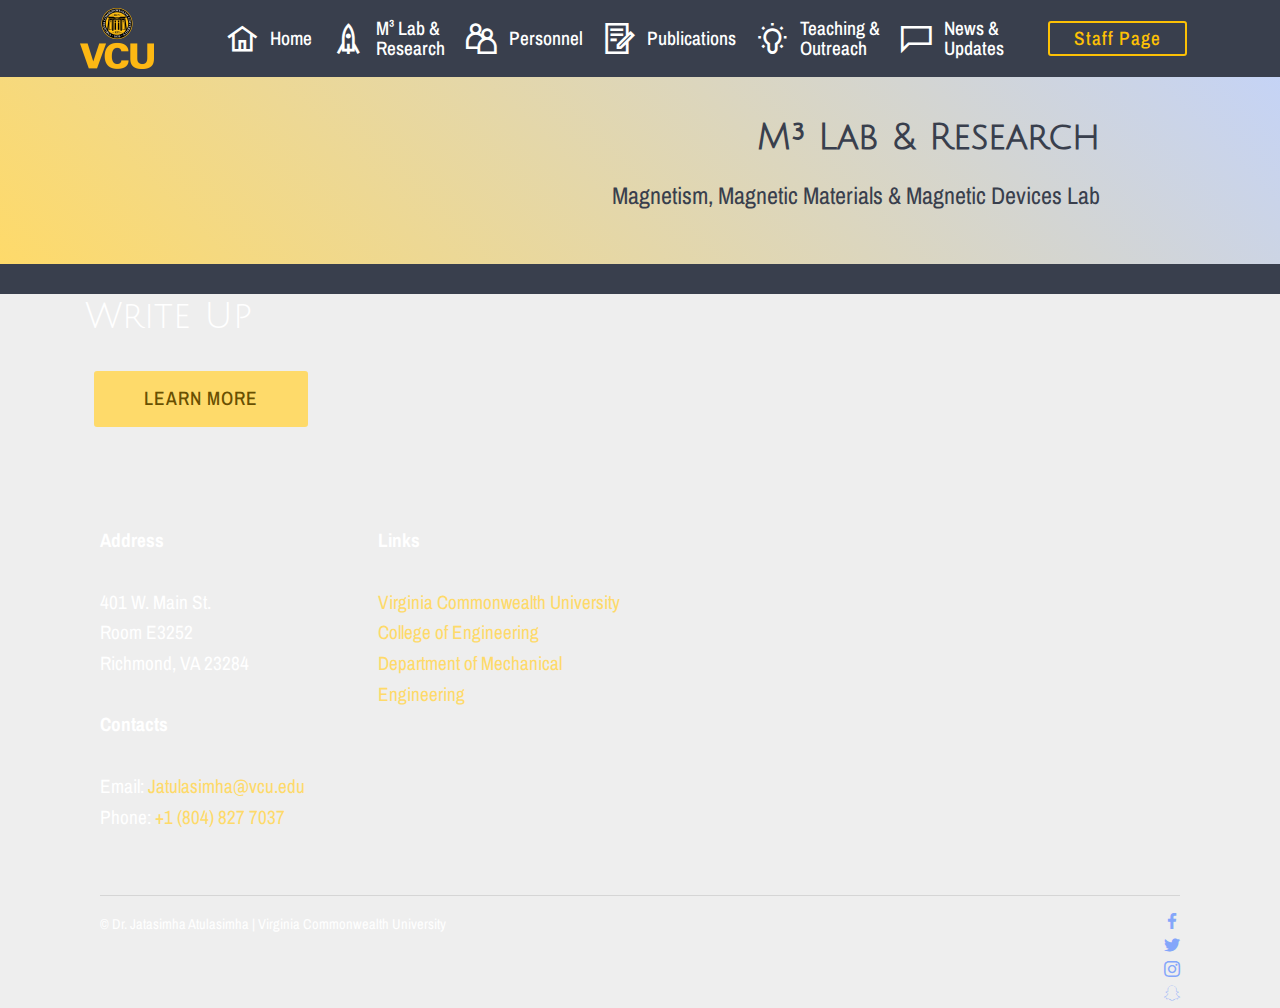
<file: mmmlabresearch.html>
<!DOCTYPE html>
<html  >
<head>
  <!-- Site made with Mobirise Website Builder v4.10.0, https://mobirise.com -->
  <meta charset="UTF-8">
  <meta http-equiv="X-UA-Compatible" content="IE=edge">
  <meta name="generator" content="Mobirise v4.10.0, mobirise.com">
  <meta name="viewport" content="width=device-width, initial-scale=1, minimum-scale=1">
  <link rel="shortcut icon" href="assets/images/actual-vertical-148x122.png" type="image/x-icon">
  <meta name="description" content="M³ Lab & Research">
  
  <title>M³ Lab & Research</title>
  <link rel="stylesheet" href="assets/web/assets/mobirise-icons/mobirise-icons.css">
  <link rel="stylesheet" href="assets/web/assets/mobirise-icons2/mobirise2.css">
  <link rel="stylesheet" href="assets/tether/tether.min.css">
  <link rel="stylesheet" href="assets/bootstrap/css/bootstrap.min.css">
  <link rel="stylesheet" href="assets/bootstrap/css/bootstrap-grid.min.css">
  <link rel="stylesheet" href="assets/bootstrap/css/bootstrap-reboot.min.css">
  <link rel="stylesheet" href="assets/dropdown/css/style.css">
  <link rel="stylesheet" href="assets/socicon/css/styles.css">
  <link rel="stylesheet" href="assets/theme/css/style.css">
  <link rel="stylesheet" href="assets/mobirise/css/mbr-additional.css" type="text/css">
  
  
  
</head>
<body>
  <section class="menu cid-qTkzRZLJNu" once="menu" id="menu1-i">

    

    <nav class="navbar navbar-expand beta-menu navbar-dropdown align-items-center navbar-fixed-top navbar-toggleable-sm">
        <button class="navbar-toggler navbar-toggler-right" type="button" data-toggle="collapse" data-target="#navbarSupportedContent" aria-controls="navbarSupportedContent" aria-expanded="false" aria-label="Toggle navigation">
            <div class="hamburger">
                <span></span>
                <span></span>
                <span></span>
                <span></span>
            </div>
        </button>
        <div class="menu-logo">
            <div class="navbar-brand">
                <span class="navbar-logo">
                    <a href="https://www.vcu.edu/">
                         <img src="assets/images/actual-vertical-148x122.png" alt="Mobirise" title="" style="height: 3.8rem;">
                    </a>
                </span>
                
            </div>
        </div>
        <div class="collapse navbar-collapse" id="navbarSupportedContent">
            <ul class="navbar-nav nav-dropdown" data-app-modern-menu="true"><li class="nav-item">
                    <a class="nav-link link text-white display-4" href="home.html"><span class="mobi-mbri mobi-mbri-home mbr-iconfont mbr-iconfont-btn"></span>
                        
                        Home</a>
                </li><li class="nav-item">
                    <a class="nav-link link text-white display-4" href="mmmlab&research.html"><span class="mobi-mbri mobi-mbri-rocket mbr-iconfont mbr-iconfont-btn"></span>
                        M³ Lab &amp;<br> Research</a>
                </li><li class="nav-item"><a class="nav-link link text-white display-4" href="personnel.html"><span class="mobi-mbri mobi-mbri-users mbr-iconfont mbr-iconfont-btn"></span>
                        
                        Personnel</a></li><li class="nav-item"><a class="nav-link link text-white display-4" href="publications.html"><span class="mobi-mbri mobi-mbri-contact-form mbr-iconfont mbr-iconfont-btn"></span>
                        
                        Publications</a></li><li class="nav-item"><a class="nav-link link text-white display-4" href="teaching&outreach.html" aria-expanded="false"><span class="mobi-mbri mobi-mbri-idea mbr-iconfont mbr-iconfont-btn"></span>Teaching &amp;<br> Outreach</a></li><li class="nav-item"><a class="nav-link link text-white display-4" href="newsupdates.html"><span class="mobi-mbri mobi-mbri-chat mbr-iconfont mbr-iconfont-btn"></span>
                        
                        News &amp;<br>Updates</a></li><li class="nav-item"><a class="nav-link link text-white display-4" href="mmmlab&research.html"><br></a></li></ul>
            <div class="navbar-buttons mbr-section-btn"><a class="btn btn-sm btn-primary-outline display-4" href="https://egr.vcu.edu/directory/atulasimha/">
                    
                    Staff Page</a></div>
        </div>
    </nav>
</section>

<section class="engine"><a href="https://mobirise.info/v">html templates</a></section><section class="mbr-section info2 cid-rt90uNb397" id="info2-16">

    

    

    <div class="container">
        <div class="row main justify-content-center">
            <div class="media-container-column col-12 col-lg-3 col-md-4">
                
            </div>
            <div class="media-container-column title col-12 col-lg-7 col-md-6">
                <h2 class="align-right mbr-bold mbr-white pb-3 mbr-fonts-style display-2">M³ Lab &amp; Research</h2>
                <h3 class="mbr-section-subtitle align-right mbr-light mbr-white mbr-fonts-style display-5">Magnetism, Magnetic Materials &amp; Magnetic Devices Lab</h3>
            </div>
        </div>
    </div>
</section>

<section once="footers" class="cid-rt91rHwVLr" id="footer6-17">

    

    

    <div class="container">
        <div class="media-container-row align-center mbr-white">
            <div class="col-12">
                <p class="mbr-text mb-0 mbr-fonts-style display-7"></p>
            </div>
        </div>
    </div>
</section>

<section class="header9 cid-rt92Oq9EC2" id="header9-1a">

    

    

    <div class="container">
        <div class="media-container-column mbr-white">
            
            <h3 class="mbr-section-subtitle align-left mbr-light pb-3 mbr-fonts-style display-2"><span style="font-style: normal;">
                Write Up</span></h3>
            
            <div class="mbr-section-btn align-left"><a class="btn btn-md btn-primary display-4" href="https://mobirise.co">LEARN MORE</a></div>
        </div>
    </div>

    
</section>

<section class="cid-rt92Dedp6l" id="footer2-19">

    

    

    <div class="container">
        <div class="media-container-row content mbr-white">
            <div class="col-12 col-md-3 mbr-fonts-style display-4">
                <p class="mbr-text">
                    <strong><br></strong><br><br><strong>Address</strong>
                    <br>
                    <br>401 W. Main St.<br>Room E3252<br>Richmond, VA 23284<br>
                    <br><strong>Contacts</strong>
                    <br>
                    <br>Email: <a href="mailto:Jatulasimha@vcu.edu" class="text-primary">Jatulasimha@vcu.edu&nbsp;</a><br>Phone: <a href="tel:804-827-7037" class="text-primary">+1 (804) 827 7037</a><a href="tel:804-827-7037" class="text-secondary"><br></a><br></p>
            </div>
            <div class="col-12 col-md-3 mbr-fonts-style display-4">
                <p class="mbr-text"><strong><br></strong><strong><br></strong><strong><br></strong><strong>Links 
</strong><br>
<br><a href="https://www.vcu.edu/">Virginia Commonwealth University </a>
<br><a href="https://egr.vcu.edu/" class="text-primary">College&nbsp;of Engineering 
</a><br><a href="https://egr.vcu.edu/departments/mechanical/">Department of Mechanical Engineering&nbsp;</a></p>
            </div>
            <div class="col-12 col-md-6">
                <div class="google-map"><iframe frameborder="0" style="border:0" src="https://www.google.com/maps/embed?pb=!1m18!1m12!1m3!1d1054.2218870977608!2d-77.44909099429309!3d37.54511693365637!2m3!1f0!2f0!3f0!3m2!1i1024!2i768!4f13.1!3m3!1m2!1s0x89b11140b2d4b5fb%3A0x4ffeee8741d77184!2sVCU+College+Of+Engineering+-+East+Hall!5e0!3m2!1sen!2sus!4v1559693085694!5m2!1sen!2sus" allowfullscreen=""></iframe></div>
            </div>
        </div>
        <div class="footer-lower">
            <div class="media-container-row">
                <div class="col-sm-12">
                    <hr>
                </div>
            </div>
            <div class="media-container-row mbr-white">
                <div class="col-sm-6 copyright">
                    <p class="mbr-text mbr-fonts-style display-7">© Dr. Jatasimha Atulasimha | Virginia Commonwealth University</p>
                </div>
                <div class="col-md-6">
                    <div class="social-list align-right">
                        <div class="soc-item">
                            <a href="https://twitter.com/mobirise" target="_blank">
                                <span class="mbr-iconfont mbr-iconfont-social socicon-facebook socicon" style="color: rgb(132, 166, 250); fill: rgb(132, 166, 250);"></span>
                            </a>
                        </div>
                        <div class="soc-item">
                            <a href="https://twitter.com/VCU">
                                <span class="mbr-iconfont mbr-iconfont-social socicon-twitter socicon" style="color: rgb(132, 166, 250); fill: rgb(132, 166, 250);"></span>
                            </a>
                        </div>
                        <div class="soc-item">
                            <a href="http://instagram.com/vcu">
                                <span class="mbr-iconfont mbr-iconfont-social socicon-instagram socicon" style="color: rgb(132, 166, 250); fill: rgb(132, 166, 250);"></span>
                            </a>
                        </div>
                        <div class="soc-item">
                            <a href="https://www.snapchat.com/add/vcu">
                                <span class="mbr-iconfont mbr-iconfont-social socicon-snapchat socicon" style="color: rgb(132, 166, 250); fill: rgb(132, 166, 250);"></span>
                            </a>
                        </div>
                        
                        
                    </div>
                </div>
            </div>
        </div>
    </div>
</section>


  <script src="assets/web/assets/jquery/jquery.min.js"></script>
  <script src="assets/popper/popper.min.js"></script>
  <script src="assets/tether/tether.min.js"></script>
  <script src="assets/bootstrap/js/bootstrap.min.js"></script>
  <script src="assets/dropdown/js/script.min.js"></script>
  <script src="assets/touchswipe/jquery.touch-swipe.min.js"></script>
  <script src="assets/smoothscroll/smooth-scroll.js"></script>
  <script src="assets/theme/js/script.js"></script>
  
  
</body>
</html>
</file>
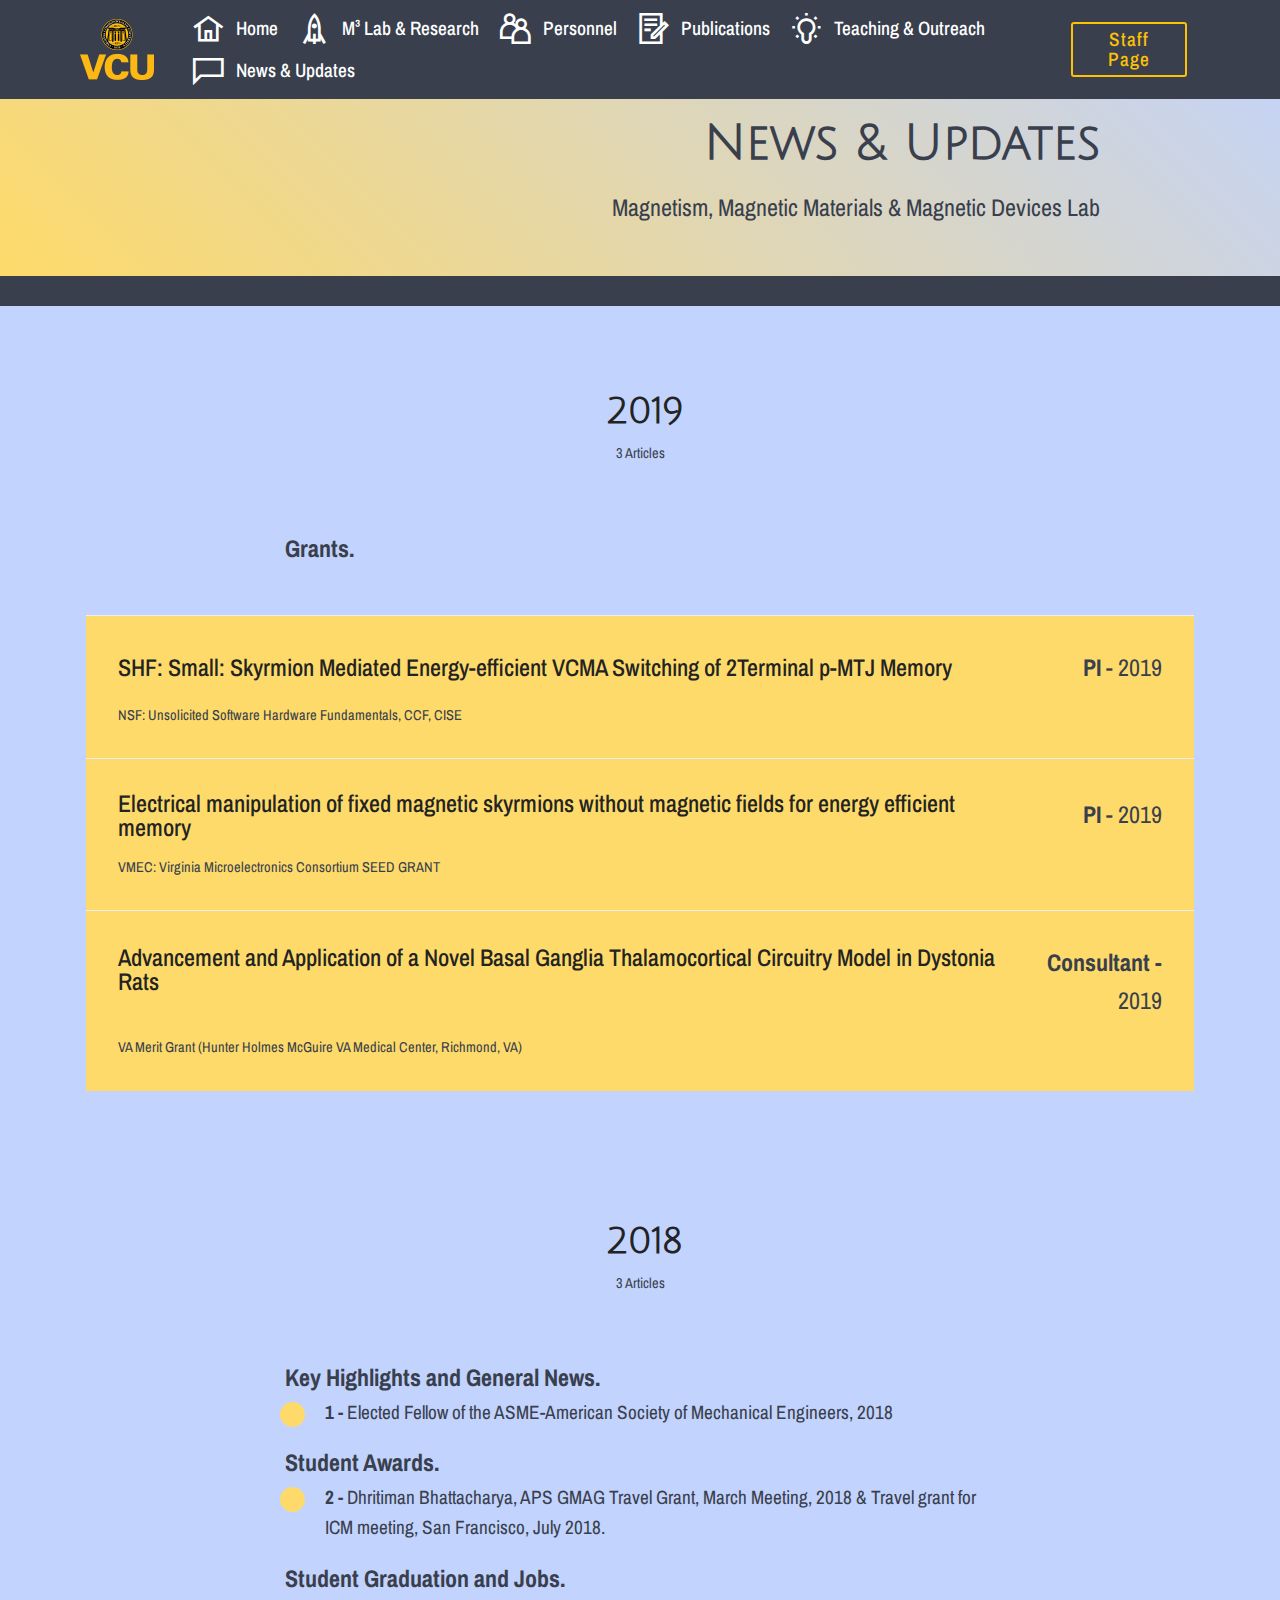
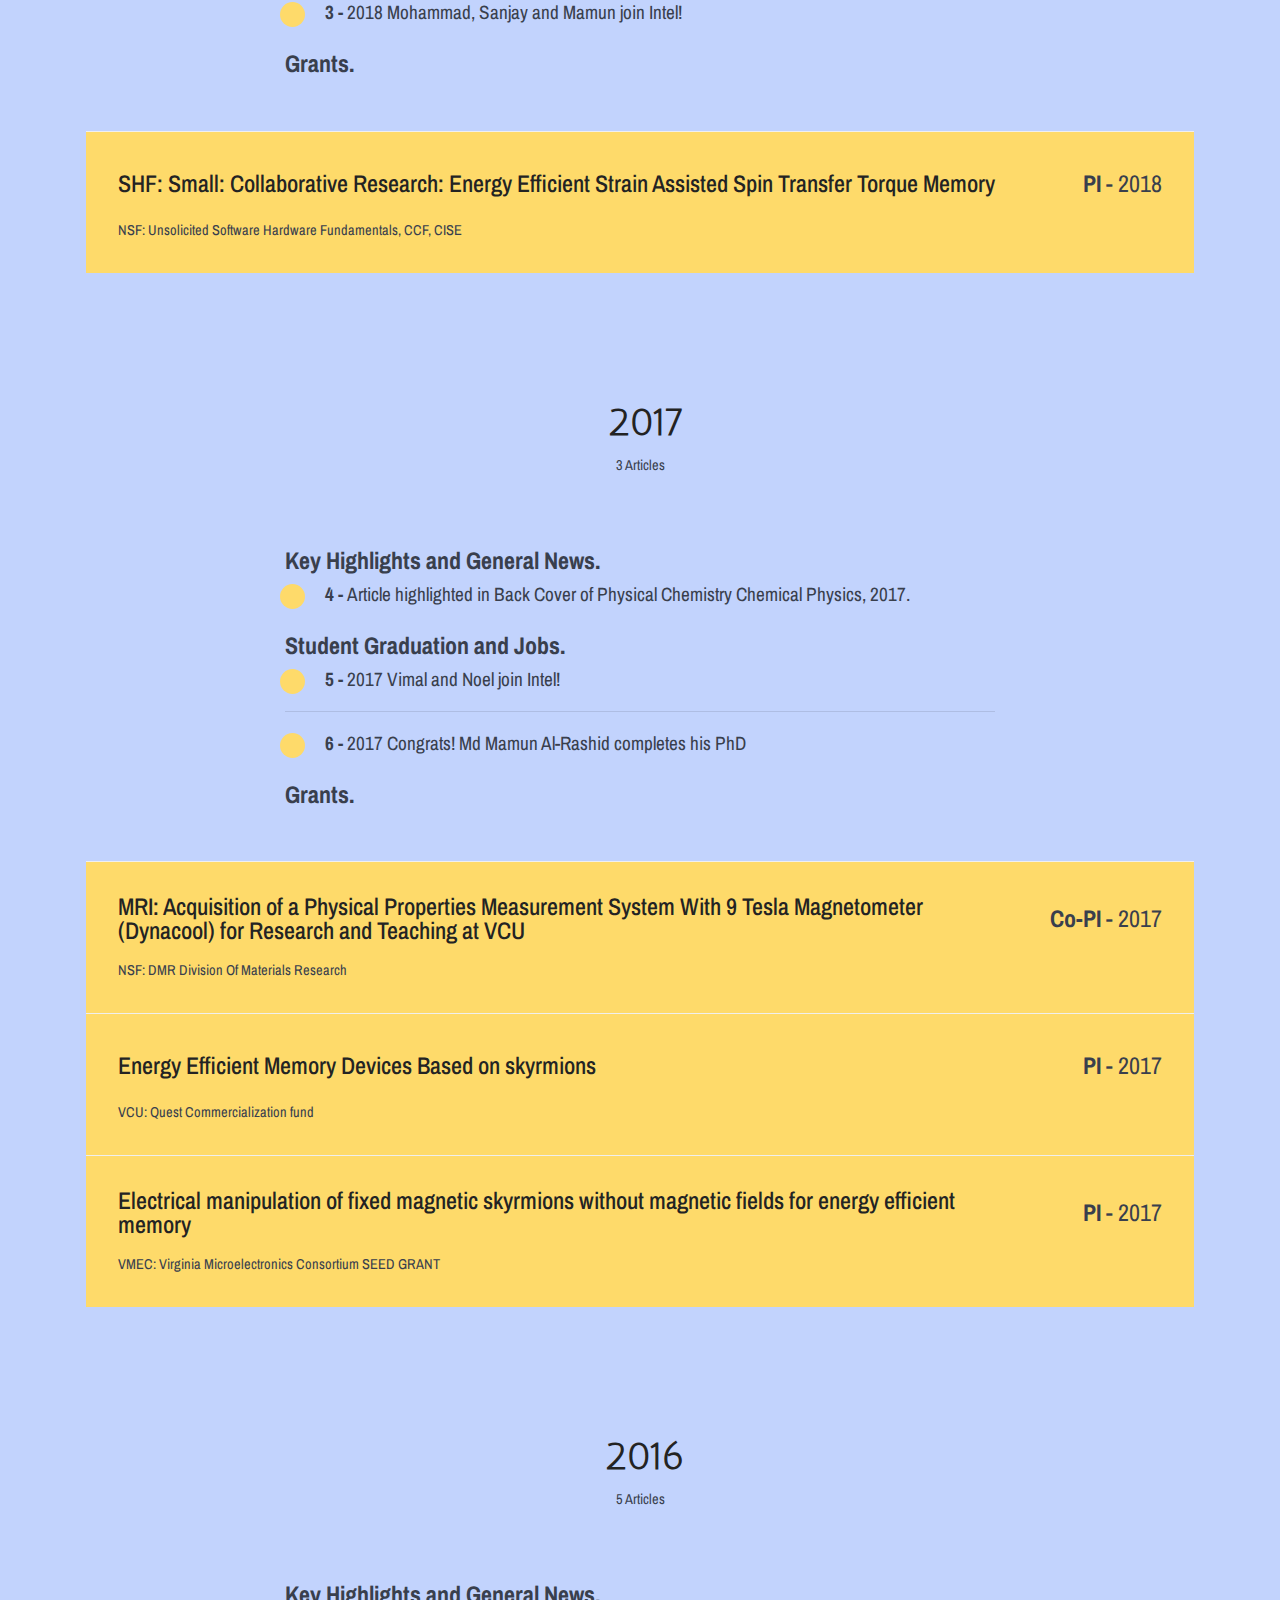
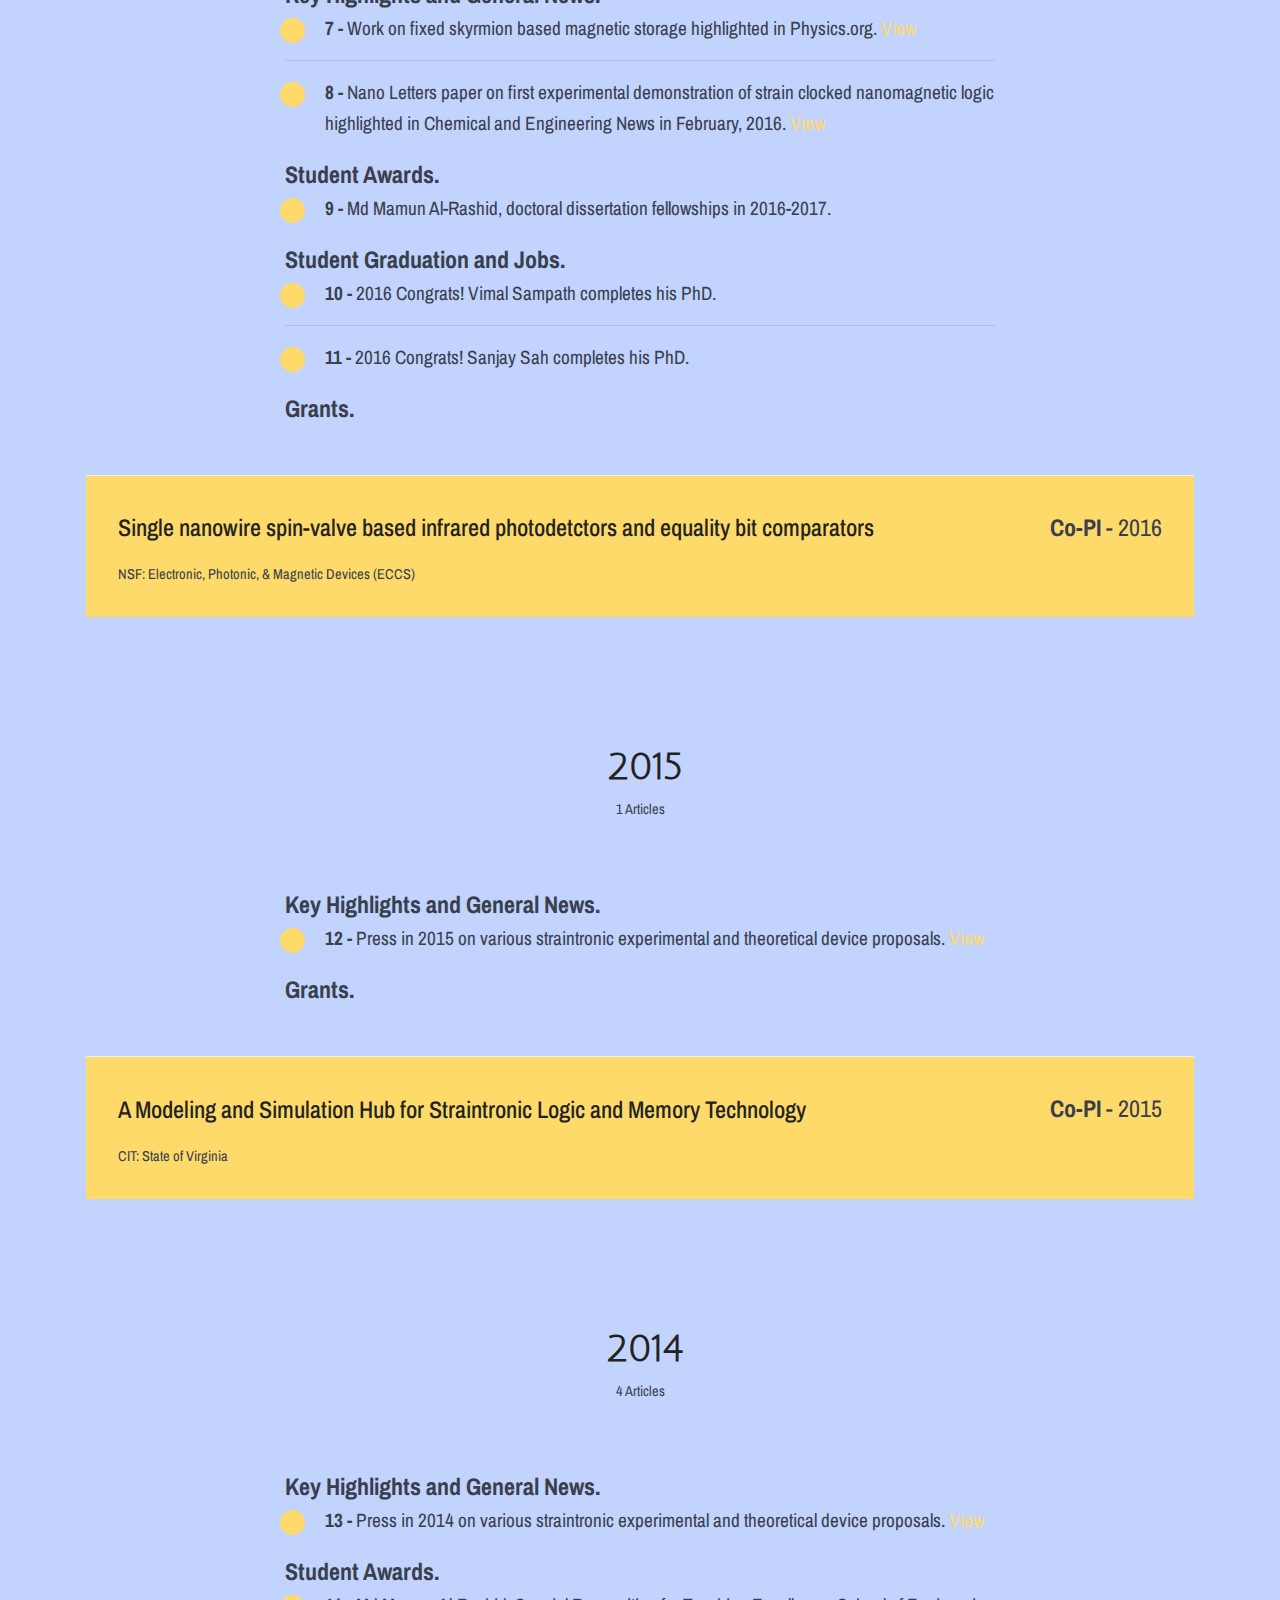
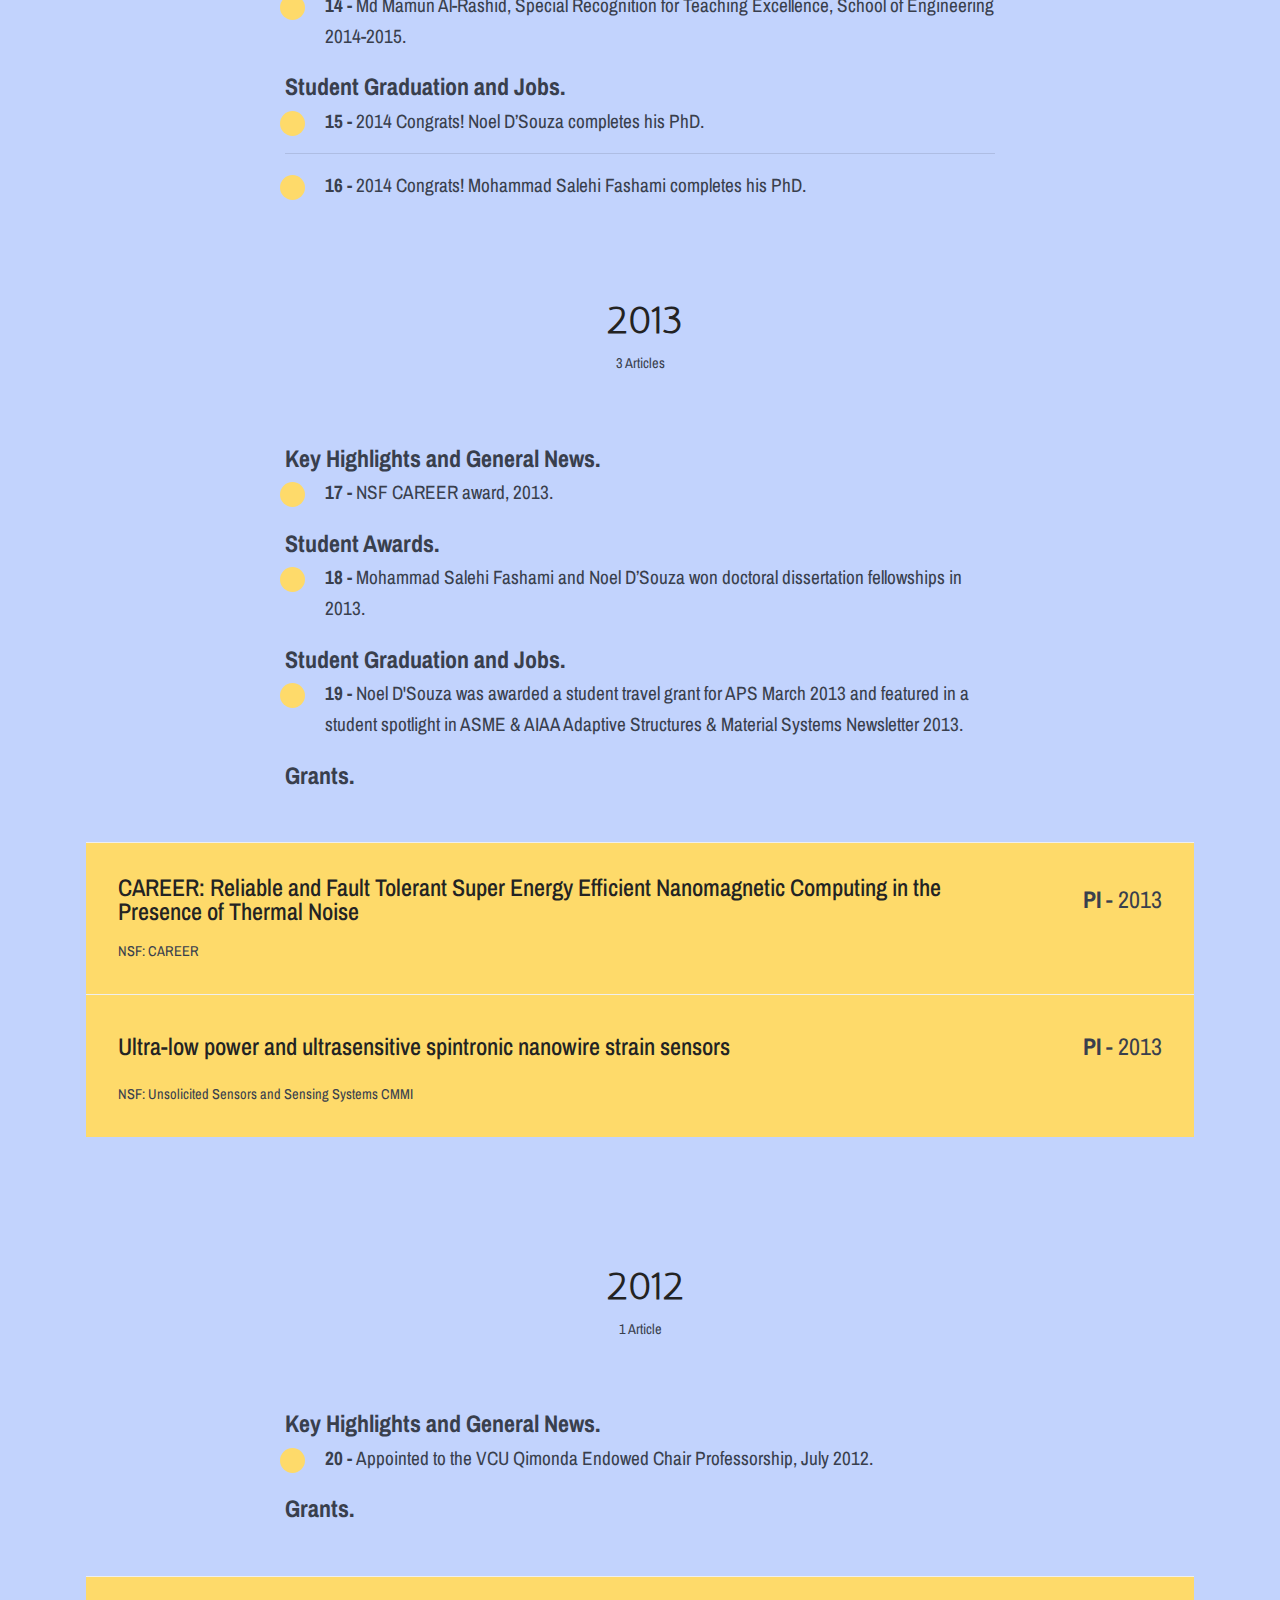
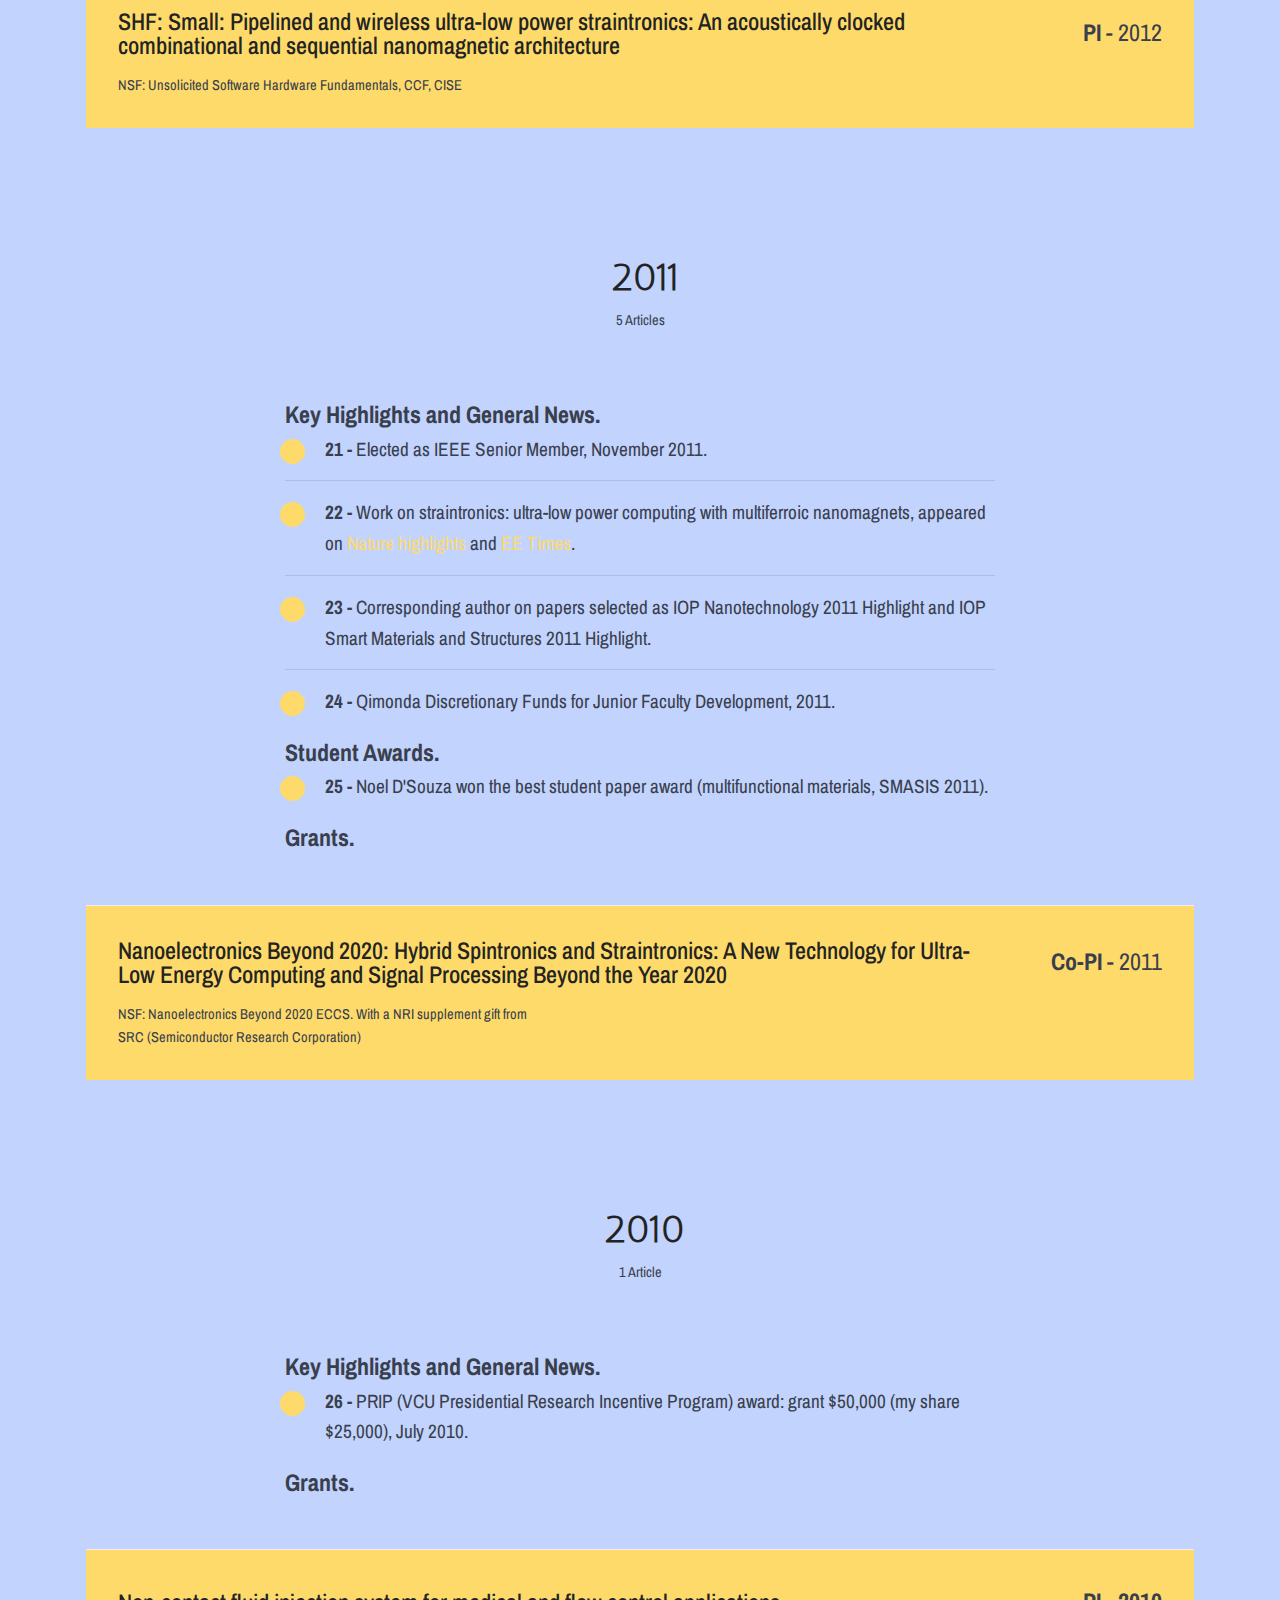
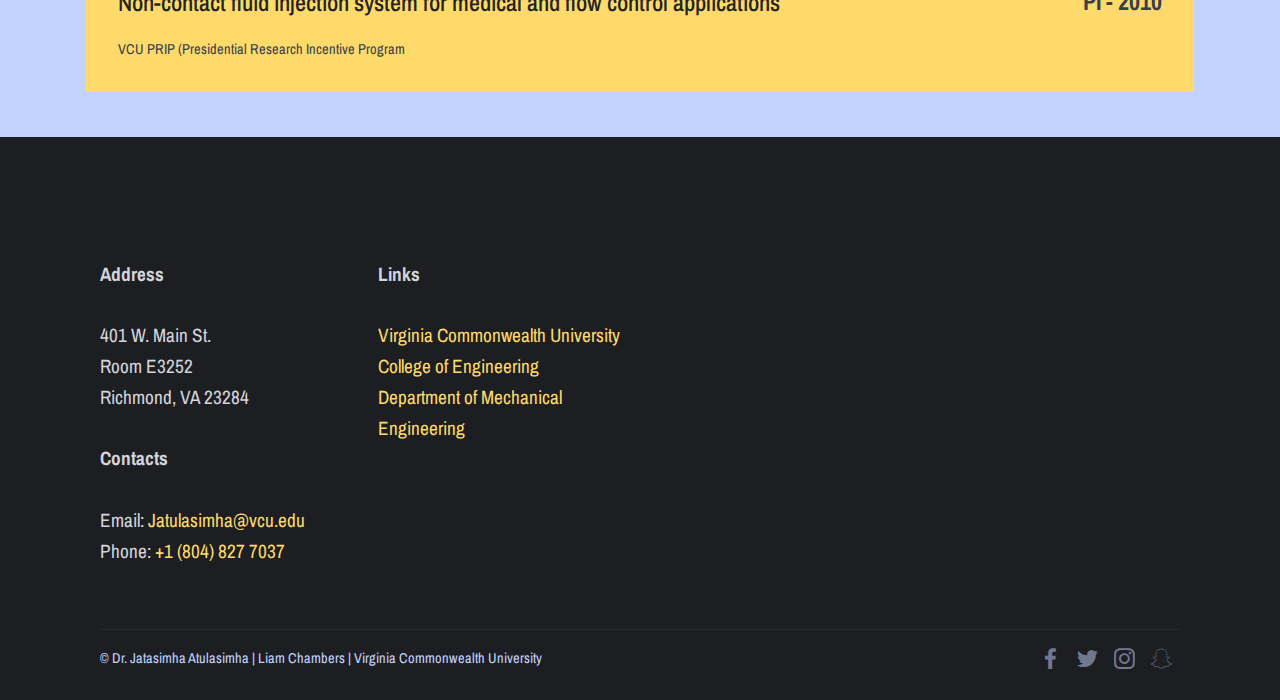
<file: news&updates.html>
<!DOCTYPE html>
<html  >
<head>
  <!-- Site made with Mobirise Website Builder v4.10.5, https://mobirise.com -->
  <meta charset="UTF-8">
  <meta http-equiv="X-UA-Compatible" content="IE=edge">
  <meta name="generator" content="Mobirise v4.10.5, mobirise.com">
  <meta name="viewport" content="width=device-width, initial-scale=1, minimum-scale=1">
  <link rel="shortcut icon" href="assets/images/actual-vertical-148x122.png" type="image/x-icon">
  <meta name="description" content="News & Updates">
  
  <title>News & Updates</title>
  <link rel="stylesheet" href="assets/web/assets/mobirise-icons/mobirise-icons.css">
  <link rel="stylesheet" href="assets/web/assets/mobirise-icons2/mobirise2.css">
  <link rel="stylesheet" href="assets/tether/tether.min.css">
  <link rel="stylesheet" href="assets/bootstrap/css/bootstrap.min.css">
  <link rel="stylesheet" href="assets/bootstrap/css/bootstrap-grid.min.css">
  <link rel="stylesheet" href="assets/bootstrap/css/bootstrap-reboot.min.css">
  <link rel="stylesheet" href="assets/dropdown/css/style.css">
  <link rel="stylesheet" href="assets/socicon/css/styles.css">
  <link rel="stylesheet" href="assets/theme/css/style.css">
  <link rel="stylesheet" href="assets/mobirise/css/mbr-additional.css" type="text/css">
  
  
  
</head>
<body>
  <section class="menu cid-rstbD7YNKz" once="menu" id="menu1-10">

    

    <nav class="navbar navbar-expand beta-menu navbar-dropdown align-items-center navbar-fixed-top navbar-toggleable-sm">
        <button class="navbar-toggler navbar-toggler-right" type="button" data-toggle="collapse" data-target="#navbarSupportedContent" aria-controls="navbarSupportedContent" aria-expanded="false" aria-label="Toggle navigation">
            <div class="hamburger">
                <span></span>
                <span></span>
                <span></span>
                <span></span>
            </div>
        </button>
        <div class="menu-logo">
            <div class="navbar-brand">
                <span class="navbar-logo">
                    <a href="https://www.vcu.edu/">
                         <img src="assets/images/actual-vertical-148x122.png" alt="Mobirise" title="" style="height: 3.8rem;">
                    </a>
                </span>
                
            </div>
        </div>
        <div class="collapse navbar-collapse" id="navbarSupportedContent">
            <ul class="navbar-nav nav-dropdown" data-app-modern-menu="true"><li class="nav-item">
                    <a class="nav-link link text-white display-4" href="index.html"><span class="mobi-mbri mobi-mbri-home mbr-iconfont mbr-iconfont-btn"></span>
                        
                        Home</a>
                </li><li class="nav-item">
                    <a class="nav-link link text-white display-4" href="mmmlab&research.html"><span class="mobi-mbri mobi-mbri-rocket mbr-iconfont mbr-iconfont-btn"></span>
                        M³ Lab &amp; Research</a>
                </li><li class="nav-item"><a class="nav-link link text-white display-4" href="personnel.html"><span class="mobi-mbri mobi-mbri-users mbr-iconfont mbr-iconfont-btn"></span>
                        
                        Personnel</a></li><li class="nav-item"><a class="nav-link link text-white display-4" href="publications.html"><span class="mobi-mbri mobi-mbri-contact-form mbr-iconfont mbr-iconfont-btn"></span>
                        
                        Publications</a></li><li class="nav-item"><a class="nav-link link text-white display-4" href="teaching&outreach.html" aria-expanded="false"><span class="mobi-mbri mobi-mbri-idea mbr-iconfont mbr-iconfont-btn"></span>Teaching &amp; Outreach</a></li><li class="nav-item"><a class="nav-link link text-white display-4" href="news&updates.html"><span class="mobi-mbri mobi-mbri-chat mbr-iconfont mbr-iconfont-btn"></span>
                        
                        News &amp; Updates</a></li><li class="nav-item"><a class="nav-link link text-white display-4" href="mmmlab&research.html"><br></a></li></ul>
            <div class="navbar-buttons mbr-section-btn"><a class="btn btn-sm btn-primary-outline display-4" href="https://egr.vcu.edu/directory/atulasimha/">
                    
                    Staff Page</a></div>
        </div>
    </nav>
</section>

<section class="engine"><a href="https://mobirise.info/f">easy web maker</a></section><section class="mbr-section info2 cid-rt94gn2pbh" id="info2-1j">

    

    

    <div class="container">
        <div class="row main justify-content-center">
            <div class="media-container-column col-12 col-lg-3 col-md-4">
                
            </div>
            <div class="media-container-column title col-12 col-lg-7 col-md-6">
                <h2 class="align-right mbr-bold mbr-white pb-3 mbr-fonts-style display-1">News &amp; Updates</h2>
                <h3 class="mbr-section-subtitle align-right mbr-light mbr-white mbr-fonts-style display-5">Magnetism, Magnetic Materials &amp; Magnetic Devices Lab</h3>
            </div>
        </div>
    </div>
</section>

<section once="footers" class="cid-rt94hpRPCZ" id="footer6-1k">

    

    

    <div class="container">
        <div class="media-container-row align-center mbr-white">
            <div class="col-12">
                <p class="mbr-text mb-0 mbr-fonts-style display-7"></p>
            </div>
        </div>
    </div>
</section>

<section class="pricing-table2 cid-rxgHSK50Mh" id="pricing-tables2-4p">

    

    

    <div class="container">
        <div class="media-container-row">

            <div class="plan col-12 mx-2 my-2 justify-content-center">
                <div class="plan-header text-center pt-5">
                    <h3 class="plan-title mbr-fonts-style display-5">.</h3>
                    <div class="plan-price">
                        <span class="price-value mbr-fonts-style display-5">.</span>
                        <span class="price-figure mbr-fonts-style display-2"><strong>2019</strong></span>
                        <small class="price-term mbr-fonts-style display-7"></small>
                    </div>
                </div>
                <div class="plan-body">
                    <div class="plan-list align-center">
                        <ul class="list-group list-group-flush mbr-fonts-style display-7">
                            <li class="list-group-item">3 Articles</li>
                        </ul>
                    </div>
                    
                </div>
            </div>

            

            

            

        </div>
    </div>
</section>

<section class="mbr-section article content1 cid-rxgHTILgZO" id="content1-4q">
    
     

    <div class="container">
        <div class="media-container-row">
            <div class="mbr-text col-12 mbr-fonts-style display-5 col-md-8"><strong>Grants.</strong></div>
        </div>
    </div>
</section>

<section class="services5 cid-rxgHgTBJ3J" id="services5-4o">
    <!---->
    
    <!---->
    <!--Overlay-->
    
    <!--Container-->
    <div class="container">
        <div class="row">
            <!--Titles-->
            <div class="title pb-5 col-12">
                
                
            </div>
            <!--Card-1-->
            <div class="card px-3 col-12">
                <div class="card-wrapper media-container-row media-container-row">
                    <div class="card-box">
                        <div class="top-line pb-3">
                            <h4 class="card-title mbr-fonts-style display-5">SHF: Small: Skyrmion Mediated Energy-efficient VCMA Switching of 2Terminal p-MTJ Memory</h4>
                            <p class="mbr-text cost mbr-fonts-style m-0 display-5"><strong>PI</strong> - 2019</p>
                        </div>
                        <div class="bottom-line">
                            <p class="mbr-text mbr-fonts-style m-0 b-descr display-7">
                                NSF: Unsolicited Software Hardware Fundamentals, CCF, CISE</p>
                        </div>
                    </div>
                </div>
            </div>
            <!--Card-2-->
            <div class="card px-3 col-12">
                <div class="card-wrapper media-container-row media-container-row">
                    <div class="card-box">
                        <div class="top-line pb-3">
                            <h4 class="card-title mbr-fonts-style display-5">Electrical manipulation of fixed magnetic skyrmions without magnetic fields for energy efficient memory</h4>
                            <p class="mbr-text cost mbr-fonts-style m-0 display-5"><strong>
                                PI </strong>- 2019</p>
                        </div>
                        <div class="bottom-line">
                            <p class="mbr-text mbr-fonts-style m-0 b-descr display-7">
                                VMEC: Virginia Microelectronics Consortium SEED GRANT 
                            </p>
                        </div>
                    </div>
                </div>
            </div>
            <!--Card-3-->
            <div class="card px-3 col-12">
                <div class="card-wrapper media-container-row media-container-row">
                    <div class="card-box">
                        <div class="top-line pb-3">
                            <h4 class="card-title mbr-fonts-style display-5">Advancement and Application of a Novel Basal Ganglia Thalamocortical Circuitry Model in Dystonia Rats 
<div><br></div></h4>
                            <p class="mbr-text cost mbr-fonts-style m-0 display-5"><strong>Consultant -</strong><strong><br></strong>2019</p>
                        </div>
                        <div class="bottom-line">
                            <p class="mbr-text mbr-fonts-style m-0 b-descr display-7">
                                VA Merit Grant (Hunter Holmes McGuire VA Medical Center, Richmond, VA) 
                            </p>
                        </div>
                    </div>
                </div>
            </div>
            <!--Card-4-->
            
            <!--Card-5-->
            
            <!--Card-6-->
            
            <!--Card-7-->
            
            <!--Card-8-->
            
            <!--Card-9-->
            
            <!--Card-10-->
            
            <!--Card-11-->
            
            <!--Card-12-->
            
        </div>
    </div>
</section>

<section class="pricing-table2 cid-rxasvXLh54" id="pricing-tables2-1w">

    

    

    <div class="container">
        <div class="media-container-row">

            <div class="plan col-12 mx-2 my-2 justify-content-center">
                <div class="plan-header text-center pt-5">
                    <h3 class="plan-title mbr-fonts-style display-5">.</h3>
                    <div class="plan-price">
                        <span class="price-value mbr-fonts-style display-5">.</span>
                        <span class="price-figure mbr-fonts-style display-2"><strong>2018</strong></span>
                        <small class="price-term mbr-fonts-style display-7"></small>
                    </div>
                </div>
                <div class="plan-body">
                    <div class="plan-list align-center">
                        <ul class="list-group list-group-flush mbr-fonts-style display-7">
                            <li class="list-group-item">3 Articles</li>
                        </ul>
                    </div>
                    
                </div>
            </div>

            

            

            

        </div>
    </div>
</section>

<section class="mbr-section article content1 cid-rxaDWF6XeD" id="content1-2v">
    
     

    <div class="container">
        <div class="media-container-row">
            <div class="mbr-text col-12 mbr-fonts-style display-5 col-md-8"><strong>Key Highlights and General News.</strong></div>
        </div>
    </div>
</section>

<section class="mbr-section article content12 cid-rxayTQrew7" id="content12-2b">
     

    <div class="container">
        <div class="media-container-row">
            <div class="mbr-text counter-container col-12 col-md-8 mbr-fonts-style display-4">
                <ul>
                    <li><strong>1 - </strong>Elected Fellow of the ASME-American Society of Mechanical Engineers, 2018</li></ul><ul>
                </ul>
            </div>
        </div>
    </div>
</section>

<section class="mbr-section article content1 cid-rxaDXdTURE" id="content1-2w">
    
     

    <div class="container">
        <div class="media-container-row">
            <div class="mbr-text col-12 mbr-fonts-style display-5 col-md-8"><strong>Student Awards.</strong></div>
        </div>
    </div>
</section>

<section class="mbr-section article content12 cid-rxaDZoobXl" id="content12-2y">
     

    <div class="container">
        <div class="media-container-row">
            <div class="mbr-text counter-container col-12 col-md-8 mbr-fonts-style display-4">
                <ul>
                    <li><strong>2 - </strong>Dhritiman Bhattacharya, APS GMAG Travel Grant, March Meeting, 2018 &amp; Travel grant for ICM meeting, San Francisco, July 2018.</li></ul><ul>
                </ul>
            </div>
        </div>
    </div>
</section>

<section class="mbr-section article content1 cid-rxaDYck3Ve" id="content1-2x">
    
     

    <div class="container">
        <div class="media-container-row">
            <div class="mbr-text col-12 mbr-fonts-style display-5 col-md-8"><strong>Student Graduation and Jobs.</strong></div>
        </div>
    </div>
</section>

<section class="mbr-section article content12 cid-rxaE10CGw0" id="content12-2z">
     

    <div class="container">
        <div class="media-container-row">
            <div class="mbr-text counter-container col-12 col-md-8 mbr-fonts-style display-4">
                <ul>
                    <li><strong>3 - </strong>2018 Mohammad, Sanjay and Mamun join Intel!</li></ul><ul>
                </ul>
            </div>
        </div>
    </div>
</section>

<section class="mbr-section article content1 cid-rxgIU6bQLV" id="content1-4r">
    
     

    <div class="container">
        <div class="media-container-row">
            <div class="mbr-text col-12 mbr-fonts-style display-5 col-md-8"><strong>Grants.</strong></div>
        </div>
    </div>
</section>

<section class="services5 cid-rxgIUX2xW6" id="services5-4s">
    <!---->
    
    <!---->
    <!--Overlay-->
    
    <!--Container-->
    <div class="container">
        <div class="row">
            <!--Titles-->
            <div class="title pb-5 col-12">
                
                
            </div>
            <!--Card-1-->
            <div class="card px-3 col-12">
                <div class="card-wrapper media-container-row media-container-row">
                    <div class="card-box">
                        <div class="top-line pb-3">
                            <h4 class="card-title mbr-fonts-style display-5">SHF: Small: Collaborative Research: Energy Efficient Strain Assisted Spin Transfer Torque Memory&nbsp;</h4>
                            <p class="mbr-text cost mbr-fonts-style m-0 display-5"><strong>PI</strong> - 2018</p>
                        </div>
                        <div class="bottom-line">
                            <p class="mbr-text mbr-fonts-style m-0 b-descr display-7">
                                NSF: Unsolicited Software Hardware Fundamentals, CCF, CISE</p>
                        </div>
                    </div>
                </div>
            </div>
            <!--Card-2-->
            
            <!--Card-3-->
            
            <!--Card-4-->
            
            <!--Card-5-->
            
            <!--Card-6-->
            
            <!--Card-7-->
            
            <!--Card-8-->
            
            <!--Card-9-->
            
            <!--Card-10-->
            
            <!--Card-11-->
            
            <!--Card-12-->
            
        </div>
    </div>
</section>

<section class="pricing-table2 cid-rxaxDw5KeF" id="pricing-tables2-1y">

    

    

    <div class="container">
        <div class="media-container-row">

            <div class="plan col-12 mx-2 my-2 justify-content-center">
                <div class="plan-header text-center pt-5">
                    <h3 class="plan-title mbr-fonts-style display-5">.</h3>
                    <div class="plan-price">
                        <span class="price-value mbr-fonts-style display-5">.</span>
                        <span class="price-figure mbr-fonts-style display-2"><strong>2017</strong></span>
                        <small class="price-term mbr-fonts-style display-7"></small>
                    </div>
                </div>
                <div class="plan-body">
                    <div class="plan-list align-center">
                        <ul class="list-group list-group-flush mbr-fonts-style display-7">
                            <li class="list-group-item">3 Articles</li>
                        </ul>
                    </div>
                    
                </div>
            </div>

            

            

            

        </div>
    </div>
</section>

<section class="mbr-section article content1 cid-rxgtZNpneQ" id="content1-30">
    
     

    <div class="container">
        <div class="media-container-row">
            <div class="mbr-text col-12 mbr-fonts-style display-5 col-md-8"><strong>Key Highlights and General News.</strong></div>
        </div>
    </div>
</section>

<section class="mbr-section article content12 cid-rxayZ3pGm9" id="content12-2c">
     

    <div class="container">
        <div class="media-container-row">
            <div class="mbr-text counter-container col-12 col-md-8 mbr-fonts-style display-4">
                <ul>
                    <li><strong>4 - </strong>Article highlighted in Back Cover of Physical Chemistry Chemical Physics, 2017.</li></ul><ul>
                </ul>
            </div>
        </div>
    </div>
</section>

<section class="mbr-section article content1 cid-rxgu2xqLqU" id="content1-32">
    
     

    <div class="container">
        <div class="media-container-row">
            <div class="mbr-text col-12 mbr-fonts-style display-5 col-md-8"><strong>Student Graduation and Jobs.</strong></div>
        </div>
    </div>
</section>

<section class="mbr-section article content12 cid-rxguEgDbcj" id="content12-41">
     

    <div class="container">
        <div class="media-container-row">
            <div class="mbr-text counter-container col-12 col-md-8 mbr-fonts-style display-4">
                <ul>
                    <li><strong>5 - </strong>2017 Vimal and Noel join Intel!</li></ul><hr><ul><li><strong>6 - </strong>2017 Congrats! Md Mamun Al-Rashid completes his PhD</li></ul><ul>
                </ul>
            </div>
        </div>
    </div>
</section>

<section class="mbr-section article content1 cid-rxgIW57C2X" id="content1-4t">
    
     

    <div class="container">
        <div class="media-container-row">
            <div class="mbr-text col-12 mbr-fonts-style display-5 col-md-8"><strong>Grants.</strong></div>
        </div>
    </div>
</section>

<section class="services5 cid-rxgIX4Zcr7" id="services5-4u">
    <!---->
    
    <!---->
    <!--Overlay-->
    
    <!--Container-->
    <div class="container">
        <div class="row">
            <!--Titles-->
            <div class="title pb-5 col-12">
                
                
            </div>
            <!--Card-1-->
            <div class="card px-3 col-12">
                <div class="card-wrapper media-container-row media-container-row">
                    <div class="card-box">
                        <div class="top-line pb-3">
                            <h4 class="card-title mbr-fonts-style display-5">MRI: Acquisition of a Physical Properties Measurement System With 9 Tesla Magnetometer (Dynacool) for Research and Teaching at VCU</h4>
                            <p class="mbr-text cost mbr-fonts-style m-0 display-5"><strong>Co-PI </strong>- 2017</p>
                        </div>
                        <div class="bottom-line">
                            <p class="mbr-text mbr-fonts-style m-0 b-descr display-7">
                                NSF: DMR Division Of Materials Research </p>
                        </div>
                    </div>
                </div>
            </div>
            <!--Card-2-->
            <div class="card px-3 col-12">
                <div class="card-wrapper media-container-row media-container-row">
                    <div class="card-box">
                        <div class="top-line pb-3">
                            <h4 class="card-title mbr-fonts-style display-5">Energy Efficient Memory Devices Based on skyrmions&nbsp;</h4>
                            <p class="mbr-text cost mbr-fonts-style m-0 display-5"><strong>
                                PI </strong>- 2017</p>
                        </div>
                        <div class="bottom-line">
                            <p class="mbr-text mbr-fonts-style m-0 b-descr display-7">
                                VCU:  Quest Commercialization  fund 
                            </p>
                        </div>
                    </div>
                </div>
            </div>
            <!--Card-3-->
            <div class="card px-3 col-12">
                <div class="card-wrapper media-container-row media-container-row">
                    <div class="card-box">
                        <div class="top-line pb-3">
                            <h4 class="card-title mbr-fonts-style display-5">Electrical manipulation of fixed magnetic skyrmions without magnetic fields for energy efficient memory&nbsp;</h4>
                            <p class="mbr-text cost mbr-fonts-style m-0 display-5"><strong>
                                PI</strong> - 2017
                            </p>
                        </div>
                        <div class="bottom-line">
                            <p class="mbr-text mbr-fonts-style m-0 b-descr display-7">
                                VMEC: Virginia Microelectronics Consortium SEED GRANT
                            </p>
                        </div>
                    </div>
                </div>
            </div>
            <!--Card-4-->
            
            <!--Card-5-->
            
            <!--Card-6-->
            
            <!--Card-7-->
            
            <!--Card-8-->
            
            <!--Card-9-->
            
            <!--Card-10-->
            
            <!--Card-11-->
            
            <!--Card-12-->
            
        </div>
    </div>
</section>

<section class="pricing-table2 cid-rxaxNAdTg6" id="pricing-tables2-1z">

    

    

    <div class="container">
        <div class="media-container-row">

            <div class="plan col-12 mx-2 my-2 justify-content-center">
                <div class="plan-header text-center pt-5">
                    <h3 class="plan-title mbr-fonts-style display-5">.</h3>
                    <div class="plan-price">
                        <span class="price-value mbr-fonts-style display-5">.</span>
                        <span class="price-figure mbr-fonts-style display-2"><strong>2016</strong></span>
                        <small class="price-term mbr-fonts-style display-7"></small>
                    </div>
                </div>
                <div class="plan-body">
                    <div class="plan-list align-center">
                        <ul class="list-group list-group-flush mbr-fonts-style display-7">
                            <li class="list-group-item">5 Articles</li>
                        </ul>
                    </div>
                    
                </div>
            </div>

            

            

            

        </div>
    </div>
</section>

<section class="mbr-section article content1 cid-rxgu3dScNs" id="content1-33">
    
     

    <div class="container">
        <div class="media-container-row">
            <div class="mbr-text col-12 mbr-fonts-style display-5 col-md-8"><strong>Key Highlights and General News.</strong></div>
        </div>
    </div>
</section>

<section class="mbr-section article content12 cid-rxayZsGztQ" id="content12-2d">
     

    <div class="container">
        <div class="media-container-row">
            <div class="mbr-text counter-container col-12 col-md-8 mbr-fonts-style display-4">
                <ul>
                    <li><strong>7 -</strong>&nbsp;Work on fixed skyrmion based magnetic storage highlighted in Physics.org.&nbsp;<a href="https://phys.org/news/2016-11-big-cloud-storage-energy-efficient.html ">View</a></li></ul><hr><ul><li><strong>8 -&nbsp;</strong>Nano Letters paper on first experimental demonstration of strain clocked nanomagnetic logic highlighted in Chemical and Engineering News in February, 2016. <a href="http://cen.acs.org/articles/94/web/2016/02/Magnetic-Pull-Ultralow-Power-Computing.html">View</a></li></ul><ul>
                </ul>
            </div>
        </div>
    </div>
</section>

<section class="mbr-section article content1 cid-rxgu3YSWpT" id="content1-34">
    
     

    <div class="container">
        <div class="media-container-row">
            <div class="mbr-text col-12 mbr-fonts-style display-5 col-md-8"><strong>Student Awards.</strong></div>
        </div>
    </div>
</section>

<section class="mbr-section article content12 cid-rxguFfG6fK" id="content12-42">
     

    <div class="container">
        <div class="media-container-row">
            <div class="mbr-text counter-container col-12 col-md-8 mbr-fonts-style display-4">
                <ul>
                    <li><strong>9 - </strong>Md Mamun Al-Rashid, doctoral dissertation fellowships in 2016-2017.</li></ul><ul>
                </ul>
            </div>
        </div>
    </div>
</section>

<section class="mbr-section article content1 cid-rxgu4KgN36" id="content1-35">
    
     

    <div class="container">
        <div class="media-container-row">
            <div class="mbr-text col-12 mbr-fonts-style display-5 col-md-8"><strong>Student Graduation and Jobs.</strong></div>
        </div>
    </div>
</section>

<section class="mbr-section article content12 cid-rxguGvShPw" id="content12-43">
     

    <div class="container">
        <div class="media-container-row">
            <div class="mbr-text counter-container col-12 col-md-8 mbr-fonts-style display-4">
                <ul>
                    <li><strong>10 - </strong>2016 Congrats!  Vimal Sampath completes his PhD.</li></ul><hr><ul><li><strong>11 - </strong>2016 Congrats! Sanjay Sah completes his PhD.</li></ul><ul>
                </ul>
            </div>
        </div>
    </div>
</section>

<section class="mbr-section article content1 cid-rxgJ9KXMSn" id="content1-4v">
    
     

    <div class="container">
        <div class="media-container-row">
            <div class="mbr-text col-12 mbr-fonts-style display-5 col-md-8"><strong>Grants.</strong></div>
        </div>
    </div>
</section>

<section class="services5 cid-rxgJax4nBf" id="services5-4w">
    <!---->
    
    <!---->
    <!--Overlay-->
    
    <!--Container-->
    <div class="container">
        <div class="row">
            <!--Titles-->
            <div class="title pb-5 col-12">
                
                
            </div>
            <!--Card-1-->
            <div class="card px-3 col-12">
                <div class="card-wrapper media-container-row media-container-row">
                    <div class="card-box">
                        <div class="top-line pb-3">
                            <h4 class="card-title mbr-fonts-style display-5">Single nanowire spin-valve based infrared photodetctors and equality bit comparators&nbsp;</h4>
                            <p class="mbr-text cost mbr-fonts-style m-0 display-5"><strong>Co-PI </strong>- 2016</p>
                        </div>
                        <div class="bottom-line">
                            <p class="mbr-text mbr-fonts-style m-0 b-descr display-7">
                                NSF: Electronic, Photonic, &amp; Magnetic Devices (ECCS) </p>
                        </div>
                    </div>
                </div>
            </div>
            <!--Card-2-->
            
            <!--Card-3-->
            
            <!--Card-4-->
            
            <!--Card-5-->
            
            <!--Card-6-->
            
            <!--Card-7-->
            
            <!--Card-8-->
            
            <!--Card-9-->
            
            <!--Card-10-->
            
            <!--Card-11-->
            
            <!--Card-12-->
            
        </div>
    </div>
</section>

<section class="pricing-table2 cid-rxaxNPPLMz" id="pricing-tables2-20">

    

    

    <div class="container">
        <div class="media-container-row">

            <div class="plan col-12 mx-2 my-2 justify-content-center">
                <div class="plan-header text-center pt-5">
                    <h3 class="plan-title mbr-fonts-style display-5">.</h3>
                    <div class="plan-price">
                        <span class="price-value mbr-fonts-style display-5">.</span>
                        <span class="price-figure mbr-fonts-style display-2"><strong>2015</strong></span>
                        <small class="price-term mbr-fonts-style display-7"></small>
                    </div>
                </div>
                <div class="plan-body">
                    <div class="plan-list align-center">
                        <ul class="list-group list-group-flush mbr-fonts-style display-7">
                            <li class="list-group-item">1 Articles</li>
                        </ul>
                    </div>
                    
                </div>
            </div>

            

            

            

        </div>
    </div>
</section>

<section class="mbr-section article content1 cid-rxgu5jnzgw" id="content1-36">
    
     

    <div class="container">
        <div class="media-container-row">
            <div class="mbr-text col-12 mbr-fonts-style display-5 col-md-8"><strong>Key Highlights and General News.</strong></div>
        </div>
    </div>
</section>

<section class="mbr-section article content12 cid-rxayZRgKAJ" id="content12-2e">
     

    <div class="container">
        <div class="media-container-row">
            <div class="mbr-text counter-container col-12 col-md-8 mbr-fonts-style display-4">
                <ul>
                    <li><strong>12 - </strong>Press in 2015 on various straintronic experimental and theoretical device proposals. <a href="https://phys.org/news/2015-07-straintronic-neuron-greatly-neural.html">View</a></li></ul><ul>
                </ul>
            </div>
        </div>
    </div>
</section>

<section class="mbr-section article content1 cid-rxgOi9DNba" id="content1-55">
    
     

    <div class="container">
        <div class="media-container-row">
            <div class="mbr-text col-12 mbr-fonts-style display-5 col-md-8"><strong>Grants.</strong></div>
        </div>
    </div>
</section>

<section class="services5 cid-rxgOj3r7uw" id="services5-56">
    <!---->
    
    <!---->
    <!--Overlay-->
    
    <!--Container-->
    <div class="container">
        <div class="row">
            <!--Titles-->
            <div class="title pb-5 col-12">
                
                
            </div>
            <!--Card-1-->
            <div class="card px-3 col-12">
                <div class="card-wrapper media-container-row media-container-row">
                    <div class="card-box">
                        <div class="top-line pb-3">
                            <h4 class="card-title mbr-fonts-style display-5">A Modeling and Simulation Hub for Straintronic Logic and Memory Technology</h4>
                            <p class="mbr-text cost mbr-fonts-style m-0 display-5"><strong>Co-PI </strong>- 2015</p>
                        </div>
                        <div class="bottom-line">
                            <p class="mbr-text mbr-fonts-style m-0 b-descr display-7">
                                CIT: State of Virginia </p>
                        </div>
                    </div>
                </div>
            </div>
            <!--Card-2-->
            
            <!--Card-3-->
            
            <!--Card-4-->
            
            <!--Card-5-->
            
            <!--Card-6-->
            
            <!--Card-7-->
            
            <!--Card-8-->
            
            <!--Card-9-->
            
            <!--Card-10-->
            
            <!--Card-11-->
            
            <!--Card-12-->
            
        </div>
    </div>
</section>

<section class="pricing-table2 cid-rxaxNWt5NG" id="pricing-tables2-21">

    

    

    <div class="container">
        <div class="media-container-row">

            <div class="plan col-12 mx-2 my-2 justify-content-center">
                <div class="plan-header text-center pt-5">
                    <h3 class="plan-title mbr-fonts-style display-5">.</h3>
                    <div class="plan-price">
                        <span class="price-value mbr-fonts-style display-5">.</span>
                        <span class="price-figure mbr-fonts-style display-2"><strong>2014</strong></span>
                        <small class="price-term mbr-fonts-style display-7"></small>
                    </div>
                </div>
                <div class="plan-body">
                    <div class="plan-list align-center">
                        <ul class="list-group list-group-flush mbr-fonts-style display-7">
                            <li class="list-group-item">4 Articles</li>
                        </ul>
                    </div>
                    
                </div>
            </div>

            

            

            

        </div>
    </div>
</section>

<section class="mbr-section article content1 cid-rxgu8dZzIO" id="content1-39">
    
     

    <div class="container">
        <div class="media-container-row">
            <div class="mbr-text col-12 mbr-fonts-style display-5 col-md-8"><strong>Key Highlights and General News.</strong></div>
        </div>
    </div>
</section>

<section class="mbr-section article content12 cid-rxaz1Y8TfQ" id="content12-2f">
     

    <div class="container">
        <div class="media-container-row">
            <div class="mbr-text counter-container col-12 col-md-8 mbr-fonts-style display-4">
                <ul>
                    <li><strong>13 -&nbsp;</strong>Press in 2014 on various straintronic experimental and theoretical device proposals. <a href="https://phys.org/news/2014-09-non-volatile-memory-energy-efficiency-magnitude.html">View</a></li></ul><ul>
                </ul>
            </div>
        </div>
    </div>
</section>

<section class="mbr-section article content1 cid-rxgu8HVn7t" id="content1-3a">
    
     

    <div class="container">
        <div class="media-container-row">
            <div class="mbr-text col-12 mbr-fonts-style display-5 col-md-8"><strong>Student Awards.</strong></div>
        </div>
    </div>
</section>

<section class="mbr-section article content12 cid-rxguKlPaP3" id="content12-46">
     

    <div class="container">
        <div class="media-container-row">
            <div class="mbr-text counter-container col-12 col-md-8 mbr-fonts-style display-4">
                <ul>
                    <li><strong>14 - </strong>Md Mamun Al-Rashid, Special Recognition for Teaching Excellence, School of Engineering 2014-2015.</li></ul><ul>
                </ul>
            </div>
        </div>
    </div>
</section>

<section class="mbr-section article content1 cid-rxguaAhKmq" id="content1-3b">
    
     

    <div class="container">
        <div class="media-container-row">
            <div class="mbr-text col-12 mbr-fonts-style display-5 col-md-8"><strong>Student Graduation and Jobs.</strong></div>
        </div>
    </div>
</section>

<section class="mbr-section article content12 cid-rxguLnNQF7" id="content12-47">
     

    <div class="container">
        <div class="media-container-row">
            <div class="mbr-text counter-container col-12 col-md-8 mbr-fonts-style display-4">
                <ul>
                    <li><strong>15 - </strong>2014 Congrats! Noel D’Souza completes his PhD.</li></ul><hr><ul><li><strong>16 - </strong>2014 Congrats! Mohammad Salehi Fashami completes his PhD.</li></ul><ul>
                </ul>
            </div>
        </div>
    </div>
</section>

<section class="pricing-table2 cid-rxaxO7BhpF" id="pricing-tables2-22">

    

    

    <div class="container">
        <div class="media-container-row">

            <div class="plan col-12 mx-2 my-2 justify-content-center">
                <div class="plan-header text-center pt-5">
                    <h3 class="plan-title mbr-fonts-style display-5">.</h3>
                    <div class="plan-price">
                        <span class="price-value mbr-fonts-style display-5">.</span>
                        <span class="price-figure mbr-fonts-style display-2"><strong>2013</strong></span>
                        <small class="price-term mbr-fonts-style display-7"></small>
                    </div>
                </div>
                <div class="plan-body">
                    <div class="plan-list align-center">
                        <ul class="list-group list-group-flush mbr-fonts-style display-7">
                            <li class="list-group-item">3 Articles</li>
                        </ul>
                    </div>
                    
                </div>
            </div>

            

            

            

        </div>
    </div>
</section>

<section class="mbr-section article content1 cid-rxguf2hzY6" id="content1-3c">
    
     

    <div class="container">
        <div class="media-container-row">
            <div class="mbr-text col-12 mbr-fonts-style display-5 col-md-8"><strong>Key Highlights and General News.</strong></div>
        </div>
    </div>
</section>

<section class="mbr-section article content12 cid-rxaz2oPRod" id="content12-2g">
     

    <div class="container">
        <div class="media-container-row">
            <div class="mbr-text counter-container col-12 col-md-8 mbr-fonts-style display-4">
                <ul>
                    <li><strong>17 - </strong>NSF CAREER award, 2013.</li></ul><ul>
                </ul>
            </div>
        </div>
    </div>
</section>

<section class="mbr-section article content1 cid-rxgufB1rPn" id="content1-3d">
    
     

    <div class="container">
        <div class="media-container-row">
            <div class="mbr-text col-12 mbr-fonts-style display-5 col-md-8"><strong>Student Awards.</strong></div>
        </div>
    </div>
</section>

<section class="mbr-section article content12 cid-rxguM9B4zW" id="content12-48">
     

    <div class="container">
        <div class="media-container-row">
            <div class="mbr-text counter-container col-12 col-md-8 mbr-fonts-style display-4">
                <ul>
                    <li><strong>18 -&nbsp;</strong>Mohammad Salehi Fashami and Noel D’Souza won doctoral dissertation fellowships in 2013.</li></ul><ul>
                </ul>
            </div>
        </div>
    </div>
</section>

<section class="mbr-section article content1 cid-rxgugBx7sJ" id="content1-3e">
    
     

    <div class="container">
        <div class="media-container-row">
            <div class="mbr-text col-12 mbr-fonts-style display-5 col-md-8"><strong>Student Graduation and Jobs.</strong></div>
        </div>
    </div>
</section>

<section class="mbr-section article content12 cid-rxguNbO0i4" id="content12-49">
     

    <div class="container">
        <div class="media-container-row">
            <div class="mbr-text counter-container col-12 col-md-8 mbr-fonts-style display-4">
                <ul>
                    <li><strong>19 -&nbsp;</strong>Noel D'Souza was awarded a student travel grant for APS March 2013 and featured in a student spotlight in ASME &amp; AIAA Adaptive Structures &amp; Material Systems Newsletter 2013.</li></ul><ul>
                </ul>
            </div>
        </div>
    </div>
</section>

<section class="mbr-section article content1 cid-rxgJeq13we" id="content1-4x">
    
     

    <div class="container">
        <div class="media-container-row">
            <div class="mbr-text col-12 mbr-fonts-style display-5 col-md-8"><strong>Grants.</strong></div>
        </div>
    </div>
</section>

<section class="services5 cid-rxgJfEgFR8" id="services5-4y">
    <!---->
    
    <!---->
    <!--Overlay-->
    
    <!--Container-->
    <div class="container">
        <div class="row">
            <!--Titles-->
            <div class="title pb-5 col-12">
                
                
            </div>
            <!--Card-1-->
            <div class="card px-3 col-12">
                <div class="card-wrapper media-container-row media-container-row">
                    <div class="card-box">
                        <div class="top-line pb-3">
                            <h4 class="card-title mbr-fonts-style display-5">CAREER: Reliable and Fault Tolerant Super Energy Efficient Nanomagnetic Computing in the Presence of Thermal Noise 
</h4>
                            <p class="mbr-text cost mbr-fonts-style m-0 display-5"><strong>PI </strong>- 2013</p>
                        </div>
                        <div class="bottom-line">
                            <p class="mbr-text mbr-fonts-style m-0 b-descr display-7">
                                NSF: CAREER</p>
                        </div>
                    </div>
                </div>
            </div>
            <!--Card-2-->
            <div class="card px-3 col-12">
                <div class="card-wrapper media-container-row media-container-row">
                    <div class="card-box">
                        <div class="top-line pb-3">
                            <h4 class="card-title mbr-fonts-style display-5">Ultra-low power and ultrasensitive spintronic nanowire strain sensors&nbsp;</h4>
                            <p class="mbr-text cost mbr-fonts-style m-0 display-5"><strong>
                                PI </strong>- 2013</p>
                        </div>
                        <div class="bottom-line">
                            <p class="mbr-text mbr-fonts-style m-0 b-descr display-7">
                                NSF: Unsolicited Sensors and Sensing Systems CMMI 
                            </p>
                        </div>
                    </div>
                </div>
            </div>
            <!--Card-3-->
            
            <!--Card-4-->
            
            <!--Card-5-->
            
            <!--Card-6-->
            
            <!--Card-7-->
            
            <!--Card-8-->
            
            <!--Card-9-->
            
            <!--Card-10-->
            
            <!--Card-11-->
            
            <!--Card-12-->
            
        </div>
    </div>
</section>

<section class="pricing-table2 cid-rxaxOi5Wab" id="pricing-tables2-23">

    

    

    <div class="container">
        <div class="media-container-row">

            <div class="plan col-12 mx-2 my-2 justify-content-center">
                <div class="plan-header text-center pt-5">
                    <h3 class="plan-title mbr-fonts-style display-5">.</h3>
                    <div class="plan-price">
                        <span class="price-value mbr-fonts-style display-5">.</span>
                        <span class="price-figure mbr-fonts-style display-2"><strong>2012</strong></span>
                        <small class="price-term mbr-fonts-style display-7"></small>
                    </div>
                </div>
                <div class="plan-body">
                    <div class="plan-list align-center">
                        <ul class="list-group list-group-flush mbr-fonts-style display-7">
                            <li class="list-group-item">1 Article</li>
                        </ul>
                    </div>
                    
                </div>
            </div>

            

            

            

        </div>
    </div>
</section>

<section class="mbr-section article content1 cid-rxguhXkTUO" id="content1-3f">
    
     

    <div class="container">
        <div class="media-container-row">
            <div class="mbr-text col-12 mbr-fonts-style display-5 col-md-8"><strong>Key Highlights and General News.</strong></div>
        </div>
    </div>
</section>

<section class="mbr-section article content12 cid-rxaz2OGRlj" id="content12-2h">
     

    <div class="container">
        <div class="media-container-row">
            <div class="mbr-text counter-container col-12 col-md-8 mbr-fonts-style display-4">
                <ul>
                    <li><strong>20 - </strong>Appointed to the VCU Qimonda Endowed Chair Professorship, July 2012.</li></ul><ul>
                </ul>
            </div>
        </div>
    </div>
</section>

<section class="mbr-section article content1 cid-rxgJifsDXJ" id="content1-50">
    
     

    <div class="container">
        <div class="media-container-row">
            <div class="mbr-text col-12 mbr-fonts-style display-5 col-md-8"><strong>Grants.</strong></div>
        </div>
    </div>
</section>

<section class="services5 cid-rxgJh1HKN6" id="services5-4z">
    <!---->
    
    <!---->
    <!--Overlay-->
    
    <!--Container-->
    <div class="container">
        <div class="row">
            <!--Titles-->
            <div class="title pb-5 col-12">
                
                
            </div>
            <!--Card-1-->
            <div class="card px-3 col-12">
                <div class="card-wrapper media-container-row media-container-row">
                    <div class="card-box">
                        <div class="top-line pb-3">
                            <h4 class="card-title mbr-fonts-style display-5">SHF: Small: Pipelined and wireless ultra-low power straintronics: An acoustically clocked combinational and sequential nanomagnetic architecture</h4>
                            <p class="mbr-text cost mbr-fonts-style m-0 display-5"><strong>PI</strong> - 2012</p>
                        </div>
                        <div class="bottom-line">
                            <p class="mbr-text mbr-fonts-style m-0 b-descr display-7">
                                NSF: Unsolicited Software Hardware Fundamentals, CCF, CISE</p>
                        </div>
                    </div>
                </div>
            </div>
            <!--Card-2-->
            
            <!--Card-3-->
            
            <!--Card-4-->
            
            <!--Card-5-->
            
            <!--Card-6-->
            
            <!--Card-7-->
            
            <!--Card-8-->
            
            <!--Card-9-->
            
            <!--Card-10-->
            
            <!--Card-11-->
            
            <!--Card-12-->
            
        </div>
    </div>
</section>

<section class="pricing-table2 cid-rxaxOxcV7f" id="pricing-tables2-24">

    

    

    <div class="container">
        <div class="media-container-row">

            <div class="plan col-12 mx-2 my-2 justify-content-center">
                <div class="plan-header text-center pt-5">
                    <h3 class="plan-title mbr-fonts-style display-5">.</h3>
                    <div class="plan-price">
                        <span class="price-value mbr-fonts-style display-5">.</span>
                        <span class="price-figure mbr-fonts-style display-2"><strong>2011</strong></span>
                        <small class="price-term mbr-fonts-style display-7"></small>
                    </div>
                </div>
                <div class="plan-body">
                    <div class="plan-list align-center">
                        <ul class="list-group list-group-flush mbr-fonts-style display-7">
                            <li class="list-group-item">5 Articles</li>
                        </ul>
                    </div>
                    
                </div>
            </div>

            

            

            

        </div>
    </div>
</section>

<section class="mbr-section article content1 cid-rxgukGhV2x" id="content1-3i">
    
     

    <div class="container">
        <div class="media-container-row">
            <div class="mbr-text col-12 mbr-fonts-style display-5 col-md-8"><strong>Key Highlights and General News.</strong></div>
        </div>
    </div>
</section>

<section class="mbr-section article content12 cid-rxaz3jqlYT" id="content12-2i">
     

    <div class="container">
        <div class="media-container-row">
            <div class="mbr-text counter-container col-12 col-md-8 mbr-fonts-style display-4">
                <ul>
                    <li><strong>21 - </strong>Elected as IEEE Senior Member, November 2011.</li></ul><hr><ul><li><strong>22 -</strong> Work on straintronics: ultra-low power computing with multiferroic nanomagnets, appeared on <a href="https://www.nature.com/articles/476375c?WT.ec_id=NATURE-20110825">Nature highlights</a> and <a href="https://www.eetimes.com/document.asp?doc_id=1260159">EE Times</a>.</li></ul><hr><ul><li><strong>23 -</strong> Corresponding author on papers selected as IOP Nanotechnology 2011 Highlight and IOP Smart Materials and Structures 2011 Highlight.</li></ul><hr><ul><li><strong>24 - </strong>Qimonda Discretionary Funds for Junior Faculty Development, 2011.</li></ul><ul>
                </ul>
            </div>
        </div>
    </div>
</section>

<section class="mbr-section article content1 cid-rxgum8XQat" id="content1-3j">
    
     

    <div class="container">
        <div class="media-container-row">
            <div class="mbr-text col-12 mbr-fonts-style display-5 col-md-8"><strong>Student Awards.</strong></div>
        </div>
    </div>
</section>

<section class="mbr-section article content12 cid-rxguPKD6bT" id="content12-4c">
     

    <div class="container">
        <div class="media-container-row">
            <div class="mbr-text counter-container col-12 col-md-8 mbr-fonts-style display-4">
                <ul>
                    <li><strong>25 -&nbsp;</strong>Noel D'Souza won the best student paper award (multifunctional materials, SMASIS 2011).&nbsp;</li></ul><ul>
                </ul>
            </div>
        </div>
    </div>
</section>

<section class="mbr-section article content1 cid-rxgJjTw8cC" id="content1-51">
    
     

    <div class="container">
        <div class="media-container-row">
            <div class="mbr-text col-12 mbr-fonts-style display-5 col-md-8"><strong>Grants.</strong></div>
        </div>
    </div>
</section>

<section class="services5 cid-rxgJkOeaZF" id="services5-52">
    <!---->
    
    <!---->
    <!--Overlay-->
    
    <!--Container-->
    <div class="container">
        <div class="row">
            <!--Titles-->
            <div class="title pb-5 col-12">
                
                
            </div>
            <!--Card-1-->
            <div class="card px-3 col-12">
                <div class="card-wrapper media-container-row media-container-row">
                    <div class="card-box">
                        <div class="top-line pb-3">
                            <h4 class="card-title mbr-fonts-style display-5">Nanoelectronics Beyond 2020: Hybrid Spintronics and Straintronics: A New Technology for Ultra-Low Energy Computing and Signal Processing Beyond the Year 2020</h4>
                            <p class="mbr-text cost mbr-fonts-style m-0 display-5"><strong>Co-PI </strong>- 2011</p>
                        </div>
                        <div class="bottom-line">
                            <p class="mbr-text mbr-fonts-style m-0 b-descr display-7">NSF: Nanoelectronics Beyond 2020 ECCS. With a NRI supplement gift from&nbsp;<br>SRC (Semiconductor Research Corporation) </p>
                        </div>
                    </div>
                </div>
            </div>
            <!--Card-2-->
            
            <!--Card-3-->
            
            <!--Card-4-->
            
            <!--Card-5-->
            
            <!--Card-6-->
            
            <!--Card-7-->
            
            <!--Card-8-->
            
            <!--Card-9-->
            
            <!--Card-10-->
            
            <!--Card-11-->
            
            <!--Card-12-->
            
        </div>
    </div>
</section>

<section class="pricing-table2 cid-rxaxOCxpiG" id="pricing-tables2-25">

    

    

    <div class="container">
        <div class="media-container-row">

            <div class="plan col-12 mx-2 my-2 justify-content-center">
                <div class="plan-header text-center pt-5">
                    <h3 class="plan-title mbr-fonts-style display-5">.</h3>
                    <div class="plan-price">
                        <span class="price-value mbr-fonts-style display-5">.</span>
                        <span class="price-figure mbr-fonts-style display-2"><strong>2010</strong></span>
                        <small class="price-term mbr-fonts-style display-7"></small>
                    </div>
                </div>
                <div class="plan-body">
                    <div class="plan-list align-center">
                        <ul class="list-group list-group-flush mbr-fonts-style display-7">
                            <li class="list-group-item">1 Article</li>
                        </ul>
                    </div>
                    
                </div>
            </div>

            

            

            

        </div>
    </div>
</section>

<section class="mbr-section article content1 cid-rxguoHQSvE" id="content1-3l">
    
     

    <div class="container">
        <div class="media-container-row">
            <div class="mbr-text col-12 mbr-fonts-style display-5 col-md-8"><strong>Key Highlights and General News.</strong></div>
        </div>
    </div>
</section>

<section class="mbr-section article content12 cid-rxaz3JiDbo" id="content12-2j">
     

    <div class="container">
        <div class="media-container-row">
            <div class="mbr-text counter-container col-12 col-md-8 mbr-fonts-style display-4">
                <ul>
                    <li><strong>26 - </strong>PRIP (VCU Presidential Research Incentive Program) award: grant $50,000 (my share $25,000), July 2010.</li></ul><ul>
                </ul>
            </div>
        </div>
    </div>
</section>

<section class="mbr-section article content1 cid-rxgJlEjkKV" id="content1-53">
    
     

    <div class="container">
        <div class="media-container-row">
            <div class="mbr-text col-12 mbr-fonts-style display-5 col-md-8"><strong>Grants.</strong></div>
        </div>
    </div>
</section>

<section class="services5 cid-rxgJmAoTRJ" id="services5-54">
    <!---->
    
    <!---->
    <!--Overlay-->
    
    <!--Container-->
    <div class="container">
        <div class="row">
            <!--Titles-->
            <div class="title pb-5 col-12">
                
                
            </div>
            <!--Card-1-->
            <div class="card px-3 col-12">
                <div class="card-wrapper media-container-row media-container-row">
                    <div class="card-box">
                        <div class="top-line pb-3">
                            <h4 class="card-title mbr-fonts-style display-5">Non-contact fluid injection system for medical and flow control applications&nbsp;</h4>
                            <p class="mbr-text cost mbr-fonts-style m-0 display-5"><strong>PI - 2010</strong></p>
                        </div>
                        <div class="bottom-line">
                            <p class="mbr-text mbr-fonts-style m-0 b-descr display-7">VCU PRIP (Presidential Research Incentive Program &nbsp;<br></p>
                        </div>
                    </div>
                </div>
            </div>
            <!--Card-2-->
            
            <!--Card-3-->
            
            <!--Card-4-->
            
            <!--Card-5-->
            
            <!--Card-6-->
            
            <!--Card-7-->
            
            <!--Card-8-->
            
            <!--Card-9-->
            
            <!--Card-10-->
            
            <!--Card-11-->
            
            <!--Card-12-->
            
        </div>
    </div>
</section>

<section class="cid-rxaD5dEQbk" id="footer2-2s">

    

    

    <div class="container">
        <div class="media-container-row content mbr-white">
            <div class="col-12 col-md-3 mbr-fonts-style display-4">
                <p class="mbr-text">
                    <strong><br></strong><br><br><strong>Address</strong>
                    <br>
                    <br>401 W. Main St.<br>Room E3252<br>Richmond, VA 23284<br>
                    <br><strong>Contacts</strong>
                    <br>
                    <br>Email: <a href="mailto:Jatulasimha@vcu.edu" class="text-primary">Jatulasimha@vcu.edu&nbsp;</a><br>Phone: <a href="tel:804-827-7037" class="text-primary">+1 (804) 827 7037</a><a href="tel:804-827-7037" class="text-secondary"><br></a><br></p>
            </div>
            <div class="col-12 col-md-3 mbr-fonts-style display-4">
                <p class="mbr-text"><strong><br></strong><strong><br></strong><strong><br></strong><strong>Links 
</strong><br>
<br><a href="https://www.vcu.edu/">Virginia Commonwealth University </a>
<br><a href="https://egr.vcu.edu/" class="text-primary">College&nbsp;of Engineering 
</a><br><a href="https://egr.vcu.edu/departments/mechanical/">Department of Mechanical Engineering&nbsp;</a></p>
            </div>
            <div class="col-12 col-md-6">
                <div class="google-map"><iframe frameborder="0" style="border:0" src="https://www.google.com/maps/embed?pb=!1m18!1m12!1m3!1d1054.2218870977608!2d-77.44909099429309!3d37.54511693365637!2m3!1f0!2f0!3f0!3m2!1i1024!2i768!4f13.1!3m3!1m2!1s0x89b11140b2d4b5fb%3A0x4ffeee8741d77184!2sVCU+College+Of+Engineering+-+East+Hall!5e0!3m2!1sen!2sus!4v1559693085694!5m2!1sen!2sus" allowfullscreen=""></iframe></div>
            </div>
        </div>
        <div class="footer-lower">
            <div class="media-container-row">
                <div class="col-sm-12">
                    <hr>
                </div>
            </div>
            <div class="media-container-row mbr-white">
                <div class="col-sm-6 copyright">
                    <p class="mbr-text mbr-fonts-style display-7">© Dr. Jatasimha Atulasimha | Liam Chambers | Virginia Commonwealth University</p>
                </div>
                <div class="col-md-6">
                    <div class="social-list align-right">
                        <div class="soc-item">
                            <a href="https://www.facebook.com/virginiacommonwealthuniversity/" target="_blank">
                                <span class="mbr-iconfont mbr-iconfont-social socicon-facebook socicon" style="color: rgb(194, 211, 253); fill: rgb(194, 211, 253);"></span>
                            </a>
                        </div>
                        <div class="soc-item">
                            <a href="https://twitter.com/VCU">
                                <span class="mbr-iconfont mbr-iconfont-social socicon-twitter socicon" style="color: rgb(194, 211, 253); fill: rgb(194, 211, 253);"></span>
                            </a>
                        </div>
                        <div class="soc-item">
                            <a href="http://instagram.com/vcu">
                                <span class="mbr-iconfont mbr-iconfont-social socicon-instagram socicon" style="color: rgb(194, 211, 253); fill: rgb(194, 211, 253);"></span>
                            </a>
                        </div>
                        <div class="soc-item">
                            <a href="https://www.snapchat.com/add/vcu">
                                <span class="mbr-iconfont mbr-iconfont-social socicon-snapchat socicon" style="color: rgb(194, 211, 253); fill: rgb(194, 211, 253);"></span>
                            </a>
                        </div>
                        
                        
                    </div>
                </div>
            </div>
        </div>
    </div>
</section>


  <script src="assets/web/assets/jquery/jquery.min.js"></script>
  <script src="assets/popper/popper.min.js"></script>
  <script src="assets/tether/tether.min.js"></script>
  <script src="assets/bootstrap/js/bootstrap.min.js"></script>
  <script src="assets/dropdown/js/nav-dropdown.js"></script>
  <script src="assets/dropdown/js/navbar-dropdown.js"></script>
  <script src="assets/touchswipe/jquery.touch-swipe.min.js"></script>
  <script src="assets/smoothscroll/smooth-scroll.js"></script>
  <script src="assets/theme/js/script.js"></script>
  
  
</body>
</html>
</file>
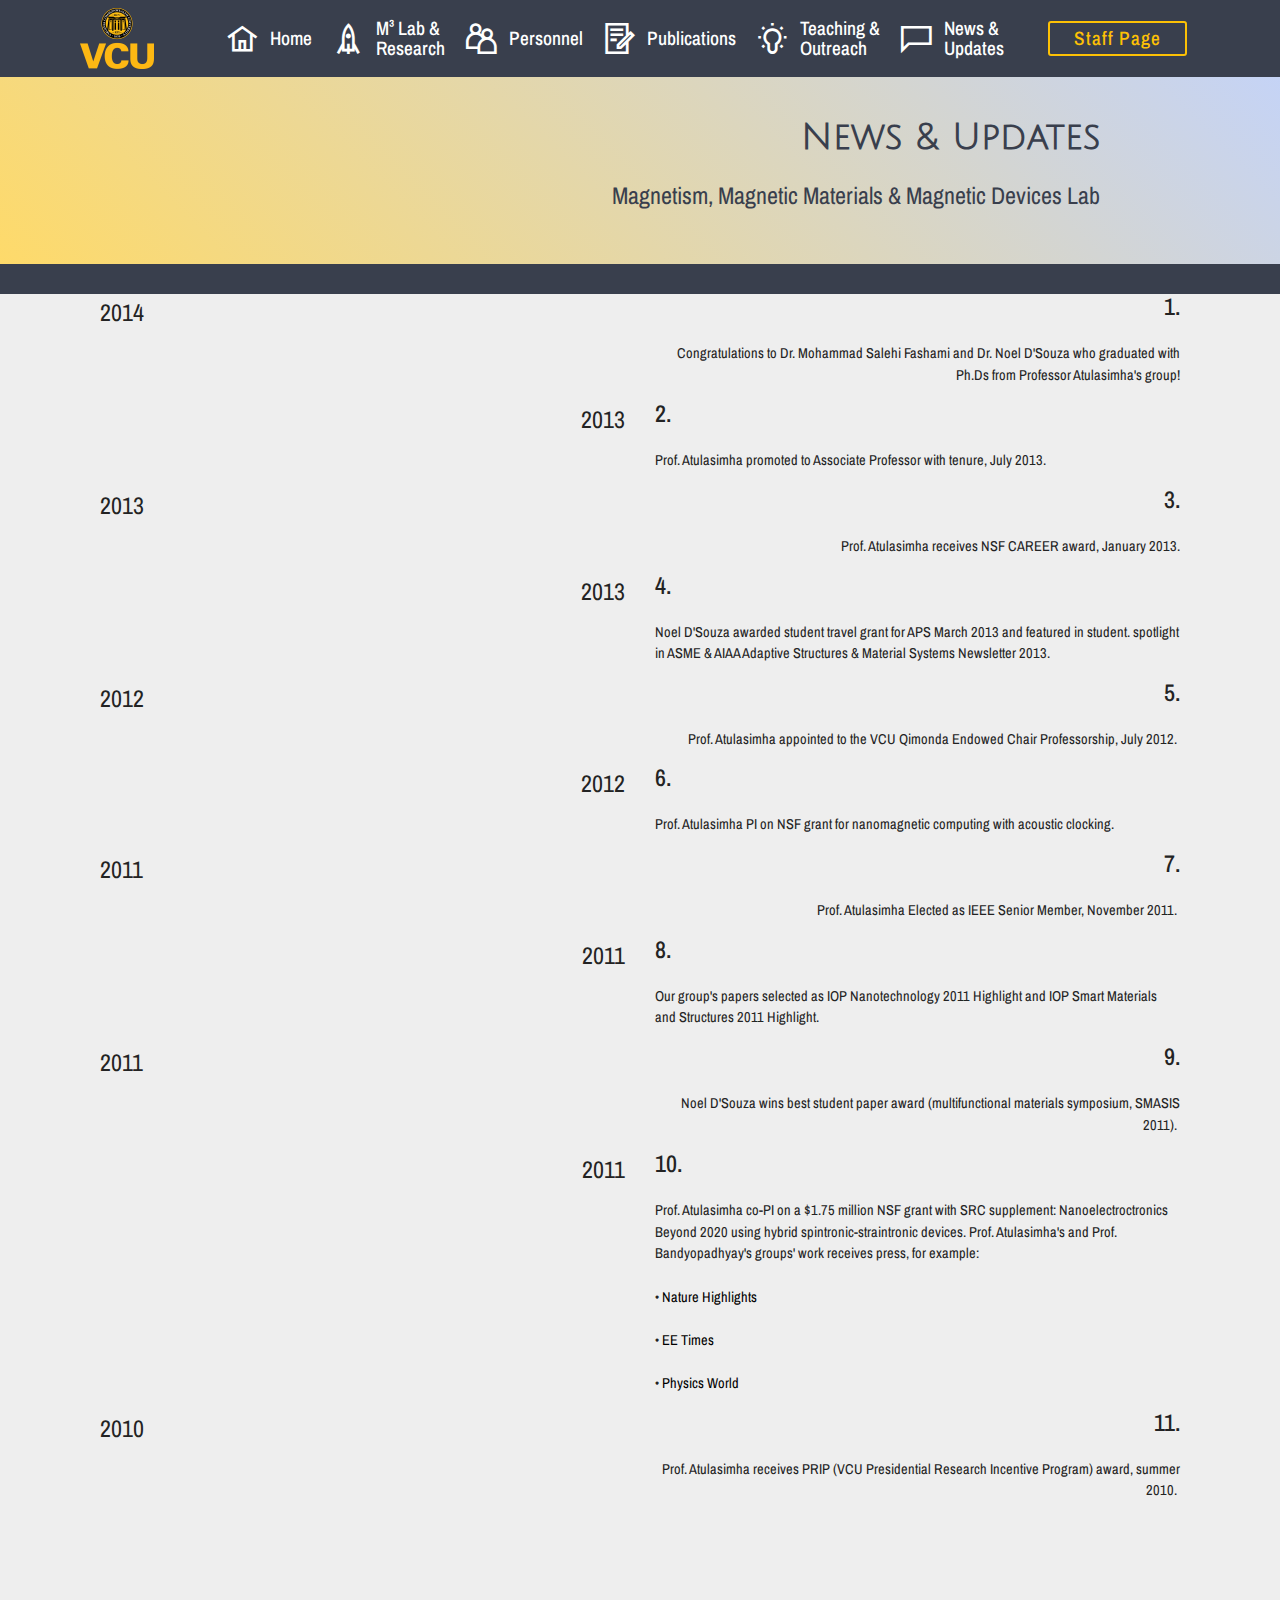
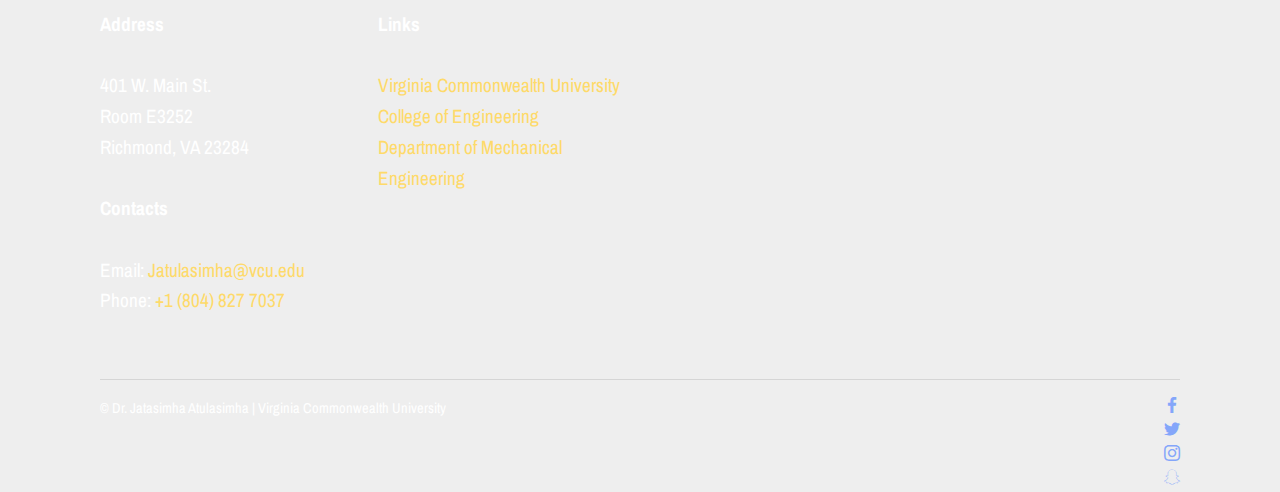
<file: newsupdates.html>
<!DOCTYPE html>
<html  >
<head>
  <!-- Site made with Mobirise Website Builder v4.10.0, https://mobirise.com -->
  <meta charset="UTF-8">
  <meta http-equiv="X-UA-Compatible" content="IE=edge">
  <meta name="generator" content="Mobirise v4.10.0, mobirise.com">
  <meta name="viewport" content="width=device-width, initial-scale=1, minimum-scale=1">
  <link rel="shortcut icon" href="assets/images/actual-vertical-148x122.png" type="image/x-icon">
  <meta name="description" content="News & Updates">
  
  <title>News & Updates</title>
  <link rel="stylesheet" href="assets/web/assets/mobirise-icons/mobirise-icons.css">
  <link rel="stylesheet" href="assets/web/assets/mobirise-icons2/mobirise2.css">
  <link rel="stylesheet" href="assets/tether/tether.min.css">
  <link rel="stylesheet" href="assets/bootstrap/css/bootstrap.min.css">
  <link rel="stylesheet" href="assets/bootstrap/css/bootstrap-grid.min.css">
  <link rel="stylesheet" href="assets/bootstrap/css/bootstrap-reboot.min.css">
  <link rel="stylesheet" href="assets/dropdown/css/style.css">
  <link rel="stylesheet" href="assets/socicon/css/styles.css">
  <link rel="stylesheet" href="assets/theme/css/style.css">
  <link rel="stylesheet" href="assets/mobirise/css/mbr-additional.css" type="text/css">
  
  
  
</head>
<body>
  <section class="menu cid-rstbD7YNKz" once="menu" id="menu1-10">

    

    <nav class="navbar navbar-expand beta-menu navbar-dropdown align-items-center navbar-fixed-top navbar-toggleable-sm">
        <button class="navbar-toggler navbar-toggler-right" type="button" data-toggle="collapse" data-target="#navbarSupportedContent" aria-controls="navbarSupportedContent" aria-expanded="false" aria-label="Toggle navigation">
            <div class="hamburger">
                <span></span>
                <span></span>
                <span></span>
                <span></span>
            </div>
        </button>
        <div class="menu-logo">
            <div class="navbar-brand">
                <span class="navbar-logo">
                    <a href="https://www.vcu.edu/">
                         <img src="assets/images/actual-vertical-148x122.png" alt="Mobirise" title="" style="height: 3.8rem;">
                    </a>
                </span>
                
            </div>
        </div>
        <div class="collapse navbar-collapse" id="navbarSupportedContent">
            <ul class="navbar-nav nav-dropdown" data-app-modern-menu="true"><li class="nav-item">
                    <a class="nav-link link text-white display-4" href="home.html"><span class="mobi-mbri mobi-mbri-home mbr-iconfont mbr-iconfont-btn"></span>
                        
                        Home</a>
                </li><li class="nav-item">
                    <a class="nav-link link text-white display-4" href="mmmlab&research.html"><span class="mobi-mbri mobi-mbri-rocket mbr-iconfont mbr-iconfont-btn"></span>
                        M³ Lab &amp;<br> Research</a>
                </li><li class="nav-item"><a class="nav-link link text-white display-4" href="personnel.html"><span class="mobi-mbri mobi-mbri-users mbr-iconfont mbr-iconfont-btn"></span>
                        
                        Personnel</a></li><li class="nav-item"><a class="nav-link link text-white display-4" href="publications.html"><span class="mobi-mbri mobi-mbri-contact-form mbr-iconfont mbr-iconfont-btn"></span>
                        
                        Publications</a></li><li class="nav-item"><a class="nav-link link text-white display-4" href="teaching&outreach.html" aria-expanded="false"><span class="mobi-mbri mobi-mbri-idea mbr-iconfont mbr-iconfont-btn"></span>Teaching &amp;<br> Outreach</a></li><li class="nav-item"><a class="nav-link link text-white display-4" href="newsupdates.html"><span class="mobi-mbri mobi-mbri-chat mbr-iconfont mbr-iconfont-btn"></span>
                        
                        News &amp;<br>Updates</a></li><li class="nav-item"><a class="nav-link link text-white display-4" href="mmmlab&research.html"><br></a></li></ul>
            <div class="navbar-buttons mbr-section-btn"><a class="btn btn-sm btn-primary-outline display-4" href="https://egr.vcu.edu/directory/atulasimha/">
                    
                    Staff Page</a></div>
        </div>
    </nav>
</section>

<section class="engine"><a href="https://mobirise.info/z">best website templates</a></section><section class="mbr-section info2 cid-rt94gn2pbh" id="info2-1j">

    

    

    <div class="container">
        <div class="row main justify-content-center">
            <div class="media-container-column col-12 col-lg-3 col-md-4">
                
            </div>
            <div class="media-container-column title col-12 col-lg-7 col-md-6">
                <h2 class="align-right mbr-bold mbr-white pb-3 mbr-fonts-style display-2">News &amp; Updates</h2>
                <h3 class="mbr-section-subtitle align-right mbr-light mbr-white mbr-fonts-style display-5">Magnetism, Magnetic Materials &amp; Magnetic Devices Lab</h3>
            </div>
        </div>
    </div>
</section>

<section once="footers" class="cid-rt94hpRPCZ" id="footer6-1k">

    

    

    <div class="container">
        <div class="media-container-row align-center mbr-white">
            <div class="col-12">
                <p class="mbr-text mb-0 mbr-fonts-style display-7"></p>
            </div>
        </div>
    </div>
</section>

<section class="timeline1 cid-rsQrbvWNbj" id="timeline1-12">

    

    

    <div class="container align-center">
        
        

        <div class="container timelines-container" mbri-timelines="">
            <!--1-->
            <div class="row timeline-element reverse separline">
                 <div class="timeline-date-panel col-xs-12 col-md-6  align-left">         
                    <div class="time-line-date-content">
                        <p class="mbr-timeline-date mbr-fonts-style display-5">
                            2014</p>
                    </div>
                </div>
           <span class="iconBackground"></span>
            <div class="col-xs-12 col-md-6 align-right">
                <div class="timeline-text-content">
                    <h4 class="mbr-timeline-title pb-3 mbr-fonts-style display-5">1.</h4>
                    <p class="mbr-timeline-text mbr-fonts-style display-7">
                        Congratulations to Dr. Mohammad Salehi Fashami and Dr. Noel D'Souza who graduated with Ph.Ds from Professor Atulasimha's group!
                    </p>
                 </div>
            </div>
            </div>
            <!--2-->
            <div class="row timeline-element  separline">
                <div class="timeline-date-panel col-xs-12 col-md-6 align-right">
                    <div class="time-line-date-content">
                        <p class="mbr-timeline-date mbr-fonts-style display-5">2013</p>
                    </div>
                </div>
                <span class="iconBackground"></span>
                <div class="col-xs-12 col-md-6 align-left ">
                    <div class="timeline-text-content">
                        <h4 class="mbr-timeline-title pb-3 mbr-fonts-style display-5">
                            2.</h4>
                        <p class="mbr-timeline-text mbr-fonts-style display-7">
                            Prof. Atulasimha promoted to Associate Professor with tenure, July 2013.
                        </p>
                    </div>
                </div>
            </div>
            <!--3-->
            <div class="row timeline-element reverse separline">
                <div class="timeline-date-panel col-xs-12 col-md-6  align-left">
                    <div class="time-line-date-content">
                        <p class="mbr-timeline-date mbr-fonts-style display-5">
                            2013</p>
                    </div>
                </div>
                <span class="iconBackground"></span>
                <div class="col-xs-12 col-md-6 align-right">
                    <div class="timeline-text-content">
                        <h4 class="mbr-timeline-title pb-3 mbr-fonts-style display-5">
                            3.</h4>      
                        <p class="mbr-timeline-text mbr-fonts-style display-7">
                            Prof. Atulasimha receives NSF CAREER award, January 2013.
                        </p>
                    </div>
                </div>
            </div>
            <!--4-->
            <div class="row timeline-element  separline">
                <div class="timeline-date-panel col-xs-12 col-md-6 align-right">
                    <div class="time-line-date-content">
                        <p class="mbr-timeline-date mbr-fonts-style display-5">
                            2013</p>
                    </div>
                </div>
                <span class="iconBackground"></span>
                <div class="col-xs-12 col-md-6 align-left ">
                    <div class="timeline-text-content">
                        <h4 class="mbr-timeline-title pb-3 mbr-fonts-style display-5">
                            4.</h4>
                        <p class="mbr-timeline-text mbr-fonts-style display-7">Noel D'Souza awarded student travel grant for APS March 2013 and featured in student. spotlight in ASME &amp; AIAA Adaptive Structures &amp; Material Systems Newsletter 2013.
<br></p>
                    </div>
                </div>
            </div>
            <!--5-->
            <div class="row timeline-element reverse separline">
                <div class="timeline-date-panel col-xs-12 col-md-6  align-left">
                    <div class="time-line-date-content">
                        <p class="mbr-timeline-date mbr-fonts-style display-5">
                            2012</p>
                    </div>
                </div>
                <span class="iconBackground"></span>
                <div class="col-xs-12 col-md-6 align-right">
                    <div class="timeline-text-content">
                        <h4 class="mbr-timeline-title pb-3 mbr-fonts-style display-5">
                            5.</h4>
                        <p class="mbr-timeline-text mbr-fonts-style display-7">Prof. Atulasimha appointed to the VCU Qimonda Endowed Chair Professorship, July 2012.&nbsp;<br></p>
                    </div>
                </div>
            </div>
            <!--6-->
            <div class="row timeline-element separline">
                <div class="timeline-date-panel col-xs-12 col-md-6 align-right">
                    <div class="time-line-date-content">
                       <p class="mbr-timeline-date mbr-fonts-style display-5">
                            2012</p>
                    </div>
                </div>
                <span class="iconBackground"></span>
                <div class="col-xs-12 col-md-6 align-left ">
                    <div class="timeline-text-content">
                        <h4 class="mbr-timeline-title pb-3 mbr-fonts-style display-5">
                            6.</h4>
                        <p class="mbr-timeline-text mbr-fonts-style display-7">Prof. Atulasimha PI on NSF grant for nanomagnetic computing with acoustic clocking.&nbsp;<br></p>
                    </div>
                </div>
            </div>
            <!--7-->
            <div class="row timeline-element reverse separline">
                <div class="timeline-date-panel col-xs-12 col-md-6  align-left">
                    <div class="time-line-date-content">
                        <p class="mbr-timeline-date mbr-fonts-style display-5">
                           2011</p>
                    </div>
                </div>
                <span class="iconBackground"></span>
                <div class="col-xs-12 col-md-6 align-right">
                    <div class="timeline-text-content">
                        <h4 class="mbr-timeline-title pb-3 mbr-fonts-style display-5">
                            7.</h4>
                        <p class="mbr-timeline-text mbr-fonts-style display-7">Prof. Atulasimha Elected as IEEE Senior Member, November 2011.&nbsp;<br></p>
                    </div>
                </div>
            </div>
            <!--8-->
            <div class="row timeline-element separline">
                <div class="timeline-date-panel col-xs-12 col-md-6 align-right">
                    <div class="time-line-date-content">
                        <p class="mbr-timeline-date mbr-fonts-style display-5">
                           2011</p>
                    </div>
                </div>
                <span class="iconBackground"></span>
                <div class="col-xs-12 col-md-6 align-left ">
                    <div class="timeline-text-content">
                        <h4 class="mbr-timeline-title pb-3 mbr-fonts-style display-5">
                            8.</h4>
                        <p class="mbr-timeline-text mbr-fonts-style display-7">Our group's papers selected as IOP Nanotechnology 2011 Highlight and IOP Smart Materials and Structures 2011 Highlight.&nbsp;<br></p>
                    </div>
                </div>
            </div>
            <!--9-->
            <div class="row timeline-element reverse separline">
                <div class="timeline-date-panel col-xs-12 col-md-6  align-left">
                    <div class="time-line-date-content">
                        <p class="mbr-timeline-date mbr-fonts-style display-5">
                           2011</p>
                    </div>
                </div>
                <span class="iconBackground"></span>
                <div class="col-xs-12 col-md-6 align-right">
                    <div class="timeline-text-content">
                        <h4 class="mbr-timeline-title pb-3 mbr-fonts-style display-5">
                            9.</h4>

                        <p class="mbr-timeline-text mbr-fonts-style display-7">Noel D'Souza wins best student paper award (multifunctional materials symposium, SMASIS 2011).&nbsp;<br></p>
                    </div>
                </div>
            </div>
            <!--10-->
            <div class="row timeline-element separline">
                <div class="timeline-date-panel col-xs-12 col-md-6 align-right">
                    <div class="time-line-date-content">
                       <p class="mbr-timeline-date mbr-fonts-style display-5">
                          2011</p>
                    </div>
                </div>
                <span class="iconBackground"></span>
                <div class="col-xs-12 col-md-6 align-left ">
                    <div class="timeline-text-content">
                        <h4 class="mbr-timeline-title pb-3 mbr-fonts-style display-5">
                            10.</h4> 
                        <p class="mbr-timeline-text mbr-fonts-style display-7">Prof. Atulasimha co-PI on a $1.75 million NSF grant with SRC supplement: Nanoelectroctronics Beyond 2020 using hybrid spintronic-straintronic devices. Prof. Atulasimha's and Prof. Bandyopadhyay's groups' work receives press, for example:&nbsp;<br><br>• <a href="https://www.nature.com/articles/476375c?WT.ec_id=NATURE-20110825" class="text-black">Nature Highlights</a><br><br>• <a href="https://www.eetimes.com/document.asp?doc_id=1260159" class="text-black">EE Times</a><br><br>•<a href="https://physicsworld.com/cws/article/news/44910" class="text-black"> Physics World</a><br></p>
                    </div>
                </div>
            </div>
            <!--11-->
            <div class="row timeline-element reverse">
                <div class="timeline-date-panel col-xs-12 col-md-6  align-left">
                    <div class="time-line-date-content">
                       <p class="mbr-timeline-date mbr-fonts-style display-5">
                          2010</p>
                    </div>
                </div>
                <span class="iconBackground"></span>
                <div class="col-xs-12 col-md-6 align-right">
                    <div class="timeline-text-content">
                        <h4 class="mbr-timeline-title pb-3 mbr-fonts-style display-5">
                            11.</h4>
                        <p class="mbr-timeline-text mbr-fonts-style display-7">Prof. Atulasimha receives PRIP (VCU Presidential Research Incentive Program) award, summer 2010.&nbsp;<br></p>
                    </div>
                </div>
            </div>
            <!--12-->
            
        </div>
    </div>
</section>

<section class="cid-rt94iYM3HZ" id="footer2-1l">

    

    

    <div class="container">
        <div class="media-container-row content mbr-white">
            <div class="col-12 col-md-3 mbr-fonts-style display-4">
                <p class="mbr-text">
                    <strong><br></strong><br><br><strong>Address</strong>
                    <br>
                    <br>401 W. Main St.<br>Room E3252<br>Richmond, VA 23284<br>
                    <br><strong>Contacts</strong>
                    <br>
                    <br>Email: <a href="mailto:Jatulasimha@vcu.edu" class="text-primary">Jatulasimha@vcu.edu&nbsp;</a><br>Phone: <a href="tel:804-827-7037" class="text-primary">+1 (804) 827 7037</a><a href="tel:804-827-7037" class="text-secondary"><br></a><br></p>
            </div>
            <div class="col-12 col-md-3 mbr-fonts-style display-4">
                <p class="mbr-text"><strong><br></strong><strong><br></strong><strong><br></strong><strong>Links 
</strong><br>
<br><a href="https://www.vcu.edu/">Virginia Commonwealth University </a>
<br><a href="https://egr.vcu.edu/" class="text-primary">College&nbsp;of Engineering 
</a><br><a href="https://egr.vcu.edu/departments/mechanical/">Department of Mechanical Engineering&nbsp;</a></p>
            </div>
            <div class="col-12 col-md-6">
                <div class="google-map"><iframe frameborder="0" style="border:0" src="https://www.google.com/maps/embed?pb=!1m18!1m12!1m3!1d1054.2218870977608!2d-77.44909099429309!3d37.54511693365637!2m3!1f0!2f0!3f0!3m2!1i1024!2i768!4f13.1!3m3!1m2!1s0x89b11140b2d4b5fb%3A0x4ffeee8741d77184!2sVCU+College+Of+Engineering+-+East+Hall!5e0!3m2!1sen!2sus!4v1559693085694!5m2!1sen!2sus" allowfullscreen=""></iframe></div>
            </div>
        </div>
        <div class="footer-lower">
            <div class="media-container-row">
                <div class="col-sm-12">
                    <hr>
                </div>
            </div>
            <div class="media-container-row mbr-white">
                <div class="col-sm-6 copyright">
                    <p class="mbr-text mbr-fonts-style display-7">© Dr. Jatasimha Atulasimha | Virginia Commonwealth University</p>
                </div>
                <div class="col-md-6">
                    <div class="social-list align-right">
                        <div class="soc-item">
                            <a href="https://twitter.com/mobirise" target="_blank">
                                <span class="mbr-iconfont mbr-iconfont-social socicon-facebook socicon" style="color: rgb(132, 166, 250); fill: rgb(132, 166, 250);"></span>
                            </a>
                        </div>
                        <div class="soc-item">
                            <a href="https://twitter.com/VCU">
                                <span class="mbr-iconfont mbr-iconfont-social socicon-twitter socicon" style="color: rgb(132, 166, 250); fill: rgb(132, 166, 250);"></span>
                            </a>
                        </div>
                        <div class="soc-item">
                            <a href="http://instagram.com/vcu">
                                <span class="mbr-iconfont mbr-iconfont-social socicon-instagram socicon" style="color: rgb(132, 166, 250); fill: rgb(132, 166, 250);"></span>
                            </a>
                        </div>
                        <div class="soc-item">
                            <a href="https://www.snapchat.com/add/vcu">
                                <span class="mbr-iconfont mbr-iconfont-social socicon-snapchat socicon" style="color: rgb(132, 166, 250); fill: rgb(132, 166, 250);"></span>
                            </a>
                        </div>
                        
                        
                    </div>
                </div>
            </div>
        </div>
    </div>
</section>


  <script src="assets/web/assets/jquery/jquery.min.js"></script>
  <script src="assets/popper/popper.min.js"></script>
  <script src="assets/tether/tether.min.js"></script>
  <script src="assets/bootstrap/js/bootstrap.min.js"></script>
  <script src="assets/dropdown/js/script.min.js"></script>
  <script src="assets/touchswipe/jquery.touch-swipe.min.js"></script>
  <script src="assets/smoothscroll/smooth-scroll.js"></script>
  <script src="assets/theme/js/script.js"></script>
  
  
</body>
</html>
</file>
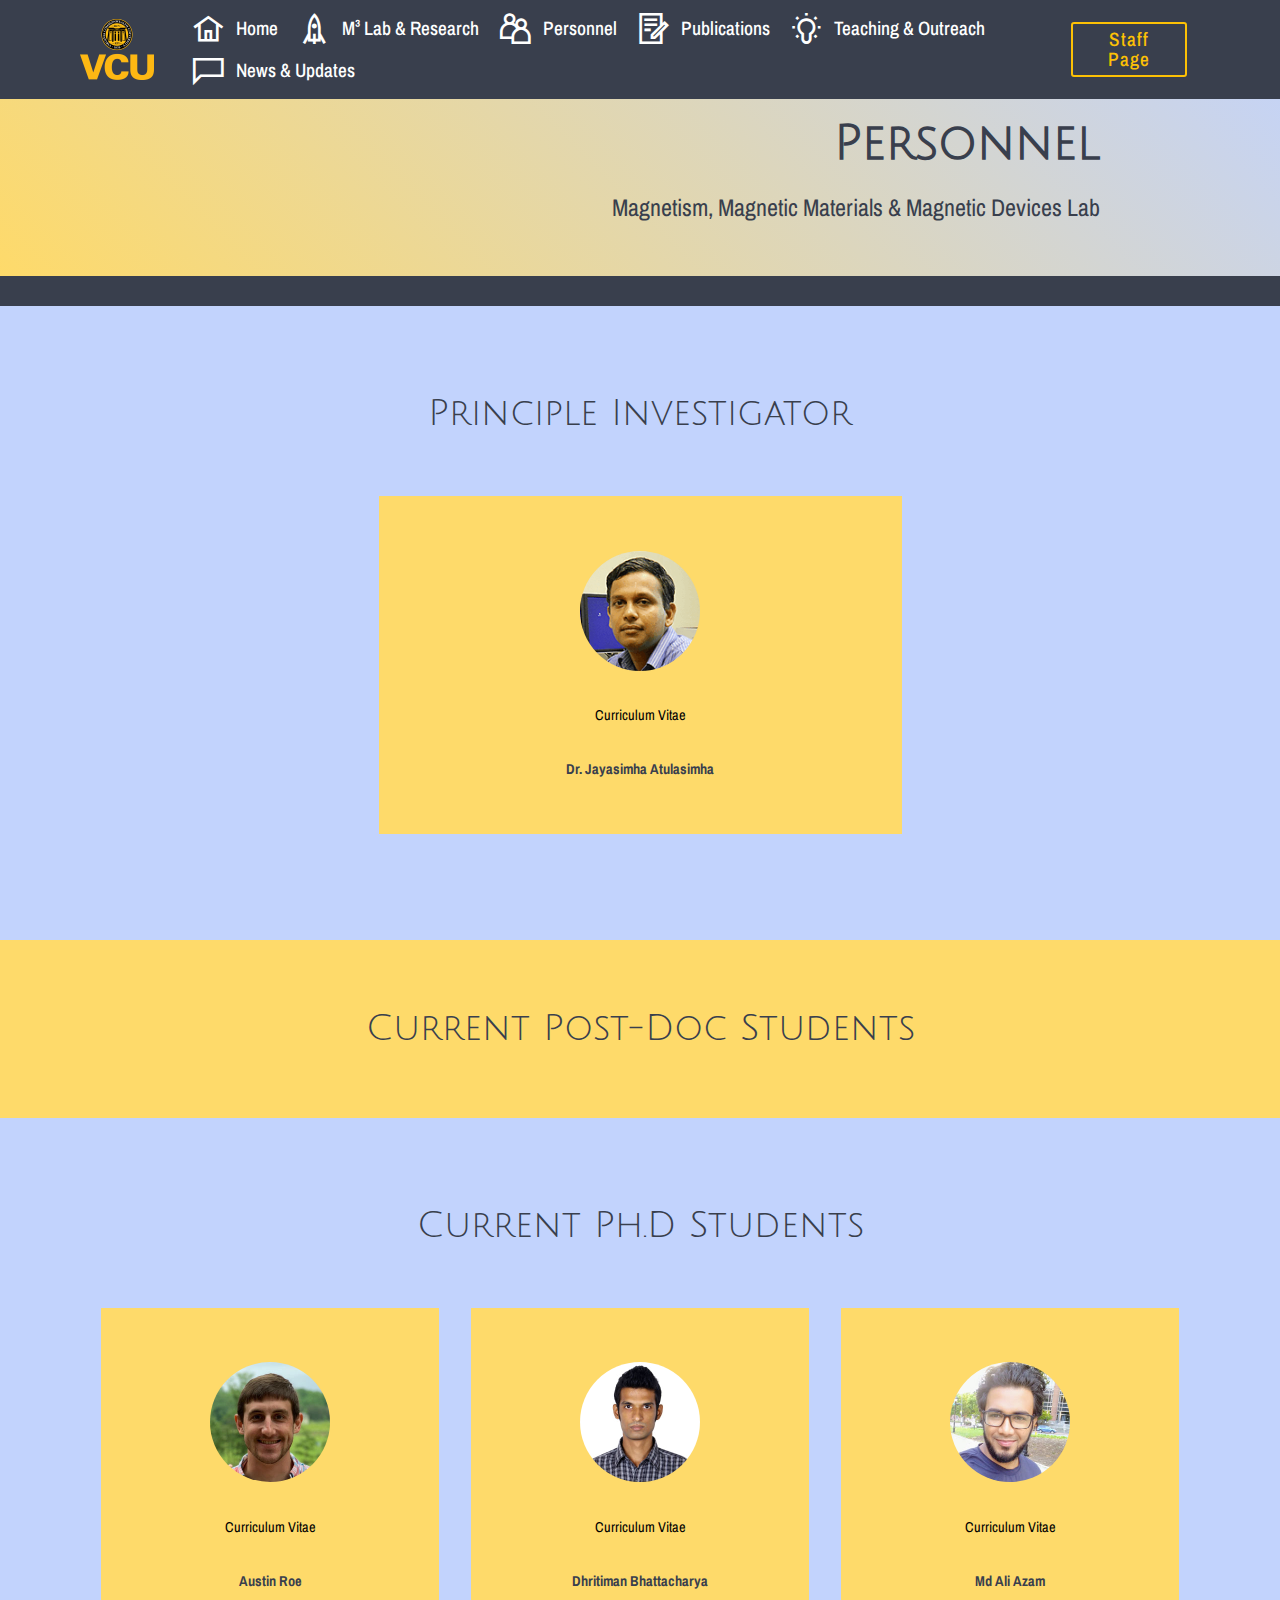
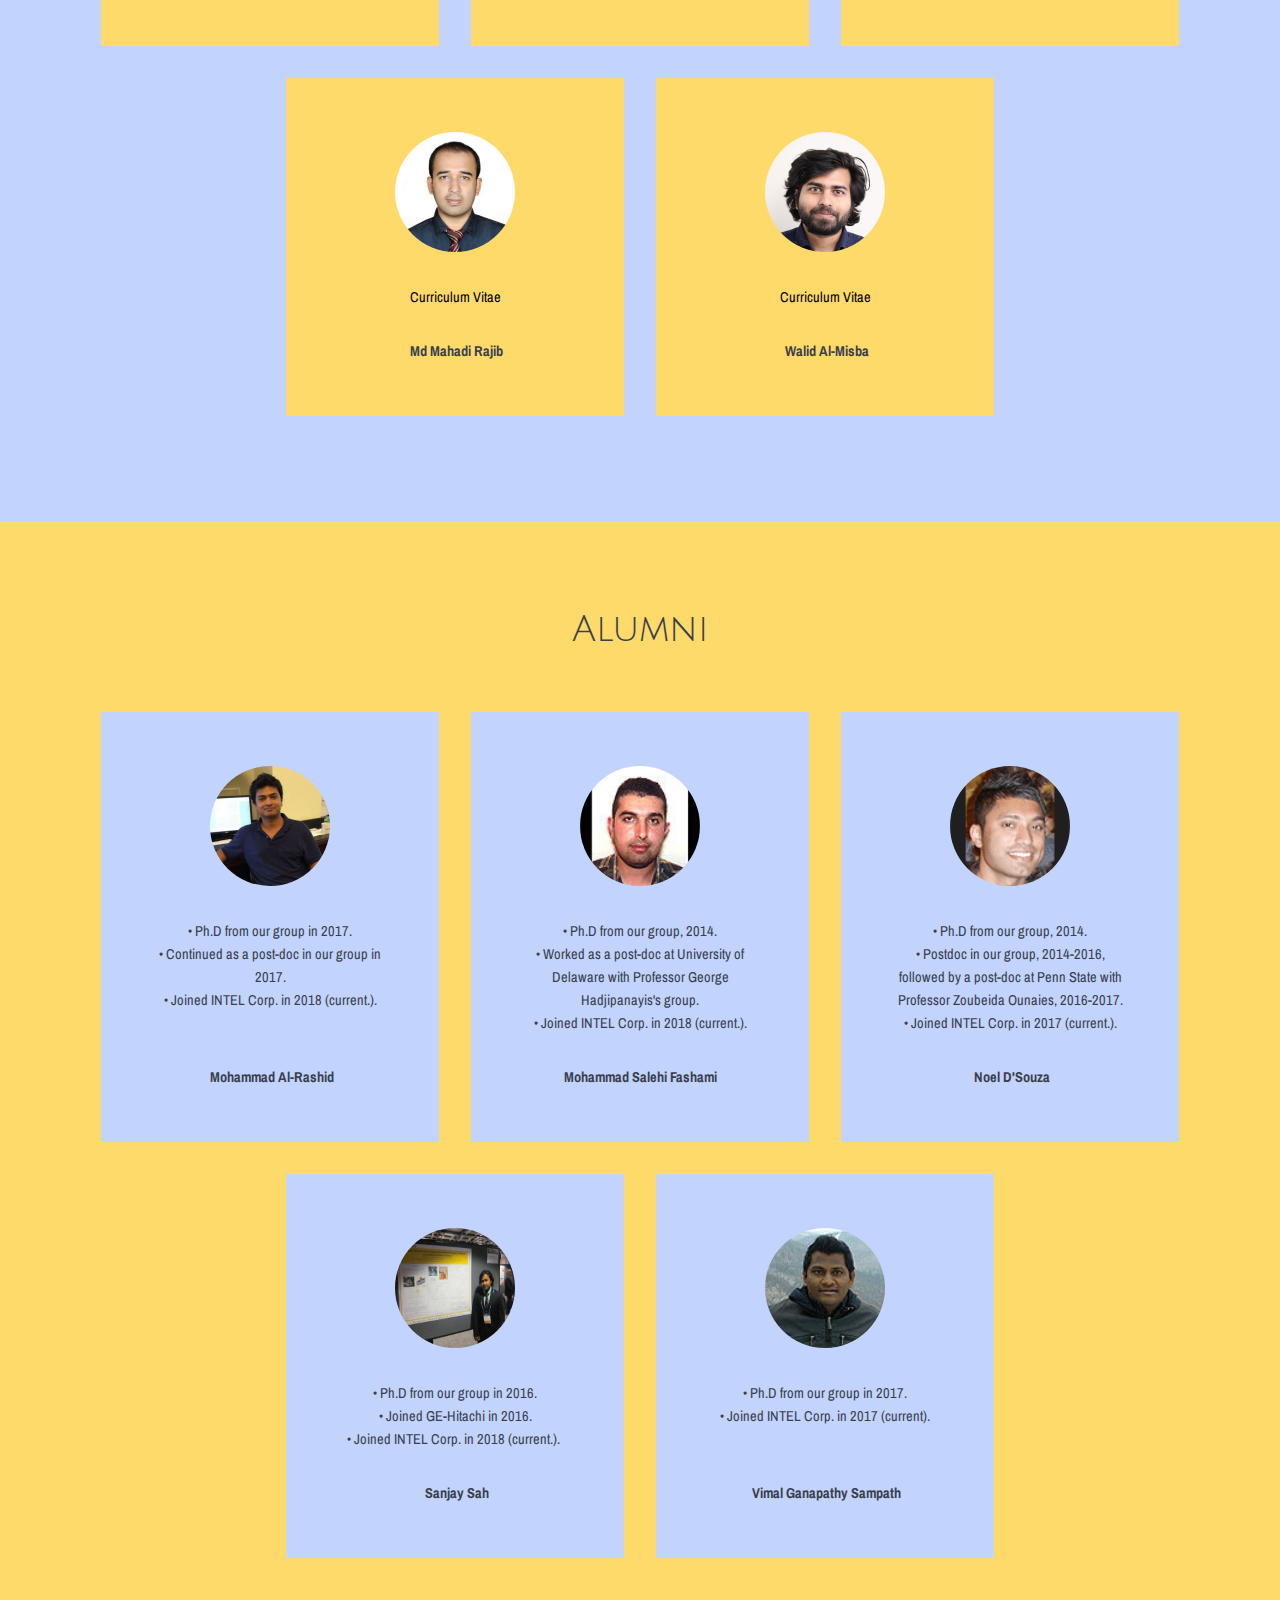
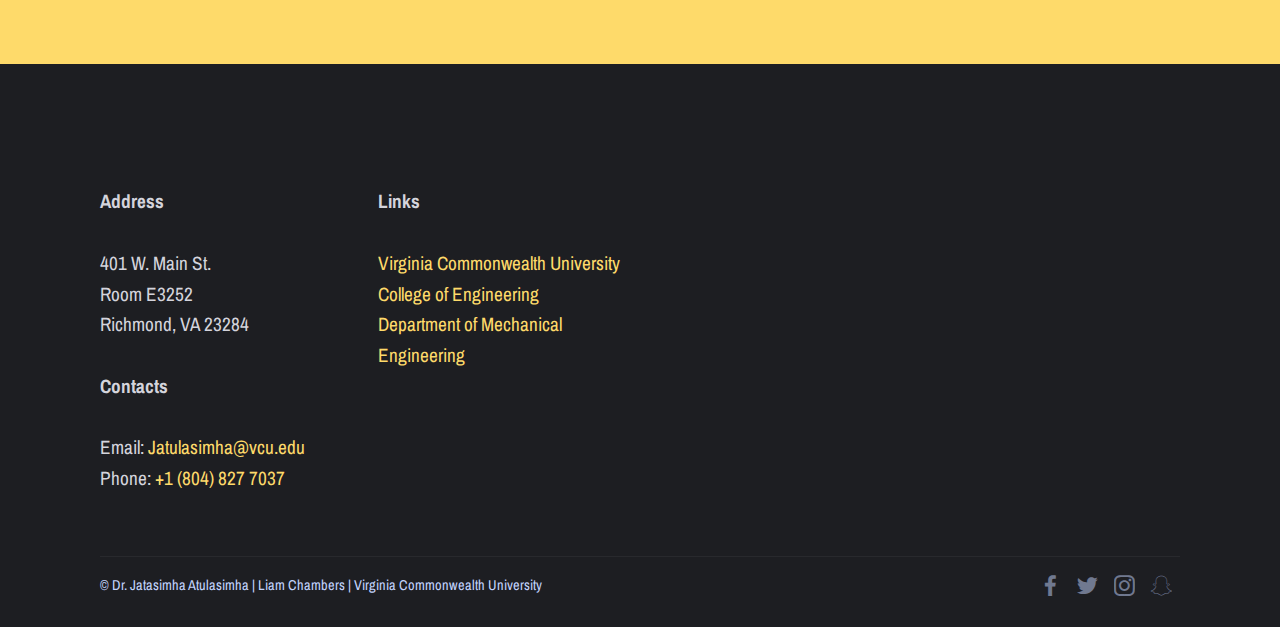
<file: personnel.html>
<!DOCTYPE html>
<html  >
<head>
  <!-- Site made with Mobirise Website Builder v4.10.5, https://mobirise.com -->
  <meta charset="UTF-8">
  <meta http-equiv="X-UA-Compatible" content="IE=edge">
  <meta name="generator" content="Mobirise v4.10.5, mobirise.com">
  <meta name="viewport" content="width=device-width, initial-scale=1, minimum-scale=1">
  <link rel="shortcut icon" href="assets/images/actual-vertical-148x122.png" type="image/x-icon">
  <meta name="description" content="Personnel">
  
  <title>Personnel</title>
  <link rel="stylesheet" href="assets/web/assets/mobirise-icons/mobirise-icons.css">
  <link rel="stylesheet" href="assets/web/assets/mobirise-icons2/mobirise2.css">
  <link rel="stylesheet" href="assets/tether/tether.min.css">
  <link rel="stylesheet" href="assets/bootstrap/css/bootstrap.min.css">
  <link rel="stylesheet" href="assets/bootstrap/css/bootstrap-grid.min.css">
  <link rel="stylesheet" href="assets/bootstrap/css/bootstrap-reboot.min.css">
  <link rel="stylesheet" href="assets/dropdown/css/style.css">
  <link rel="stylesheet" href="assets/socicon/css/styles.css">
  <link rel="stylesheet" href="assets/theme/css/style.css">
  <link rel="stylesheet" href="assets/mobirise/css/mbr-additional.css" type="text/css">
  
  
  
</head>
<body>
  <section class="menu cid-rt2mFgeHP8" once="menu" id="menu1-w">

    

    <nav class="navbar navbar-expand beta-menu navbar-dropdown align-items-center navbar-fixed-top navbar-toggleable-sm">
        <button class="navbar-toggler navbar-toggler-right" type="button" data-toggle="collapse" data-target="#navbarSupportedContent" aria-controls="navbarSupportedContent" aria-expanded="false" aria-label="Toggle navigation">
            <div class="hamburger">
                <span></span>
                <span></span>
                <span></span>
                <span></span>
            </div>
        </button>
        <div class="menu-logo">
            <div class="navbar-brand">
                <span class="navbar-logo">
                    <a href="https://www.vcu.edu/">
                         <img src="assets/images/actual-vertical-148x122.png" alt="Mobirise" title="" style="height: 3.8rem;">
                    </a>
                </span>
                
            </div>
        </div>
        <div class="collapse navbar-collapse" id="navbarSupportedContent">
            <ul class="navbar-nav nav-dropdown" data-app-modern-menu="true"><li class="nav-item">
                    <a class="nav-link link text-white display-4" href="index.html"><span class="mobi-mbri mobi-mbri-home mbr-iconfont mbr-iconfont-btn"></span>
                        
                        Home</a>
                </li><li class="nav-item">
                    <a class="nav-link link text-white display-4" href="mmmlab&research.html"><span class="mobi-mbri mobi-mbri-rocket mbr-iconfont mbr-iconfont-btn"></span>
                        M³ Lab &amp; Research</a>
                </li><li class="nav-item"><a class="nav-link link text-white display-4" href="personnel.html"><span class="mobi-mbri mobi-mbri-users mbr-iconfont mbr-iconfont-btn"></span>
                        
                        Personnel</a></li><li class="nav-item"><a class="nav-link link text-white display-4" href="publications.html"><span class="mobi-mbri mobi-mbri-contact-form mbr-iconfont mbr-iconfont-btn"></span>
                        
                        Publications</a></li><li class="nav-item"><a class="nav-link link text-white display-4" href="teaching&outreach.html" aria-expanded="false"><span class="mobi-mbri mobi-mbri-idea mbr-iconfont mbr-iconfont-btn"></span>Teaching &amp; Outreach</a></li><li class="nav-item"><a class="nav-link link text-white display-4" href="news&updates.html"><span class="mobi-mbri mobi-mbri-chat mbr-iconfont mbr-iconfont-btn"></span>
                        
                        News &amp; Updates</a></li><li class="nav-item"><a class="nav-link link text-white display-4" href="mmmlab&research.html"><br></a></li></ul>
            <div class="navbar-buttons mbr-section-btn"><a class="btn btn-sm btn-primary-outline display-4" href="https://egr.vcu.edu/directory/atulasimha/">
                    
                    Staff Page</a></div>
        </div>
    </nav>
</section>

<section class="engine"><a href="https://mobirise.info/q">responsive website templates</a></section><section class="mbr-section info2 cid-rt95cCzi2d" id="info2-1m">

    

    

    <div class="container">
        <div class="row main justify-content-center">
            <div class="media-container-column col-12 col-lg-3 col-md-4">
                
            </div>
            <div class="media-container-column title col-12 col-lg-7 col-md-6">
                <h2 class="align-right mbr-bold mbr-white pb-3 mbr-fonts-style display-1">Personnel</h2>
                <h3 class="mbr-section-subtitle align-right mbr-light mbr-white mbr-fonts-style display-5">Magnetism, Magnetic Materials &amp; Magnetic Devices Lab</h3>
            </div>
        </div>
    </div>
</section>

<section once="footers" class="cid-rt95e09EMx" id="footer6-1n">

    

    

    <div class="container">
        <div class="media-container-row align-center mbr-white">
            <div class="col-12">
                <p class="mbr-text mb-0 mbr-fonts-style display-7"></p>
            </div>
        </div>
    </div>
</section>

<section class="testimonials1 cid-rt2nZh9NCr" id="testimonials1-12">

    

    
    <div class="container">
        <div class="media-container-row">
            <div class="title col-12 align-center">
                <h2 class="pb-3 mbr-fonts-style display-2">Principle Investigator</h2>
                
            </div>
        </div>
    </div>

    <div class="container pt-3 mt-2">
        <div class="media-container-row">
            <div class="mbr-testimonial p-3 align-center col-12 col-md-6">
                <div class="panel-item p-3">
                    <div class="card-block">
                        <div class="testimonial-photo">
                            <img src="assets/images/atul-home-2-200x200.png" alt="" title="">
                        </div>
                        <p class="mbr-text mbr-fonts-style display-7"><a href="assets/files/CV_Atulasimha_2019.pdf" class="text-black">Curriculum Vitae</a></p>
                    </div>
                    <div class="card-footer">
                        <div class="mbr-author-name mbr-bold mbr-fonts-style display-7">Dr. Jayasimha Atulasimha</div>
                        
                    </div>
                </div>
            </div>

            

            

            

            

            
        </div>
    </div>   
</section>

<section class="mbr-section article content1 cid-rstzKwd43d" id="content1-1b">
    
     

    <div class="container">
        <div class="media-container-row">
            <div class="mbr-text col-12 mbr-fonts-style display-2 col-md-8">Current Post-Doc Students</div>
        </div>
    </div>
</section>

<section class="testimonials1 cid-rstzt7N03j" id="testimonials1-18">

    

    
    <div class="container">
        <div class="media-container-row">
            <div class="title col-12 align-center">
                <h2 class="pb-3 mbr-fonts-style display-2">Current Ph.D Students</h2>
                
            </div>
        </div>
    </div>

    <div class="container pt-3 mt-2">
        <div class="media-container-row">
            <div class="mbr-testimonial p-3 align-center col-12 col-md-6 col-lg-4">
                <div class="panel-item p-3">
                    <div class="card-block">
                        <div class="testimonial-photo">
                            <img src="assets/images/austin-240x240.jpg" alt="" title="">
                        </div>
                        <p class="mbr-text mbr-fonts-style display-7"><a href="assets/files/Austin_CV.pdf" class="text-black">Curriculum Vitae</a></p>
                    </div>
                    <div class="card-footer">
                        <div class="mbr-author-name mbr-bold mbr-fonts-style display-7">Austin Roe</div>
                        
                    </div>
                </div>
            </div>

            <div class="mbr-testimonial p-3 align-center col-12 col-md-6 col-lg-4">
                <div class="panel-item p-3">
                    <div class="card-block">
                        <div class="testimonial-photo">
                            <img src="assets/images/dhritiman-240x240.jpg" alt="" title="">
                        </div>
                        <p class="mbr-text mbr-fonts-style display-7"><a href="assets/files/Dhritiman_CV.pdf" class="text-black">
                           Curriculum Vitae
                        </a></p>
                    </div>
                    <div class="card-footer">
                        <div class="mbr-author-name mbr-bold mbr-fonts-style display-7">Dhritiman Bhattacharya</div>
                        
                    </div>
                </div>
            </div>

            <div class="mbr-testimonial p-3 align-center col-12 col-md-6 col-lg-4">
                <div class="panel-item p-3">
                    <div class="card-block">
                        <div class="testimonial-photo">
                            <img src="assets/images/ali-240x225.jpg" alt="" title="">
                        </div>
                        <p class="mbr-text mbr-fonts-style display-7"><a href="assets/files/Ali_CV.pdf" class="text-black">
                           Curriculum Vitae
                        </a></p>
                    </div>
                    <div class="card-footer">
                        <div class="mbr-author-name mbr-bold mbr-fonts-style display-7">
                             Md Ali Azam</div>
                        
                    </div>
                </div>
            </div>

            <div class="mbr-testimonial p-3 align-center col-12 col-md-6 col-lg-4">
                <div class="panel-item p-3">
                    <div class="card-block">
                        <div class="testimonial-photo">
                            <img src="assets/images/mahadi-240x245.jpg" alt="" title="">
                        </div>
                        <p class="mbr-text mbr-fonts-style display-7"><a href="assets/files/Mahadi_CV.pdf" class="text-black">
                           Curriculum Vitae
                        </a></p>
                    </div>
                    <div class="card-footer">
                        <div class="mbr-author-name mbr-bold mbr-fonts-style display-7">&nbsp;Md Mahadi Rajib</div>
                        
                    </div>
                </div>
            </div>

            <div class="mbr-testimonial p-3 align-center col-12 col-md-6 col-lg-4">
                <div class="panel-item p-3">
                    <div class="card-block">
                        <div class="testimonial-photo">
                            <img src="assets/images/misba-240x240.jpg" alt="" title="">
                        </div>
                        <p class="mbr-text mbr-fonts-style display-7"><a href="assets/files/Misba_CV.pdf" class="text-black">
                           Curriculum Vitae
                        </a></p>
                    </div>
                    <div class="card-footer">
                        <div class="mbr-author-name mbr-bold mbr-fonts-style display-7">&nbsp;Walid Al-Misba</div>
                        
                    </div>
                </div>
            </div>

            
        </div>
    </div>   
</section>

<section class="testimonials1 cid-rstztS7ELm" id="testimonials1-19">

    

    
    <div class="container">
        <div class="media-container-row">
            <div class="title col-12 align-center">
                <h2 class="pb-3 mbr-fonts-style display-2">Alumni</h2>
                
            </div>
        </div>
    </div>

    <div class="container pt-3 mt-2">
        <div class="media-container-row">
            <div class="mbr-testimonial p-3 align-center col-12 col-md-6 col-lg-4">
                <div class="panel-item p-3">
                    <div class="card-block">
                        <div class="testimonial-photo">
                            <img src="assets/images/mamun-240x252.jpg" alt="" title="">
                        </div>
                        <p class="mbr-text mbr-fonts-style display-7">• Ph.D from our group in 2017. 
<br>• Continued as a post-doc in our group in 2017. 
<br>• Joined INTEL Corp. in 2018 (current.).<br><br></p>
                    </div>
                    <div class="card-footer">
                        <div class="mbr-author-name mbr-bold mbr-fonts-style display-7">&nbsp;Mohammad Al-Rashid</div>
                        
                    </div>
                </div>
            </div>

            <div class="mbr-testimonial p-3 align-center col-12 col-md-6 col-lg-4">
                <div class="panel-item p-3">
                    <div class="card-block">
                        <div class="testimonial-photo">
                            <img src="assets/images/mohammad-100x100.jpg" alt="" title="">
                        </div>
                        <p class="mbr-text mbr-fonts-style display-7">• Ph.D from our group, 2014. 
<br>• Worked as a post-doc at University of Delaware with Professor George Hadjipanayis's group. 
<br>• Joined INTEL Corp. in 2018 (current.).<br></p>
                    </div>
                    <div class="card-footer">
                        <div class="mbr-author-name mbr-bold mbr-fonts-style display-7">Mohammad Salehi Fashami</div>
                        
                    </div>
                </div>
            </div>

            <div class="mbr-testimonial p-3 align-center col-12 col-md-6 col-lg-4">
                <div class="panel-item p-3">
                    <div class="card-block">
                        <div class="testimonial-photo">
                            <img src="assets/images/noel-100x100.png" alt="" title="">
                        </div>
                        <p class="mbr-text mbr-fonts-style display-7">• Ph.D from our group, 2014. 
<br>• Postdoc in our group, 2014-2016, followed by a post-doc at Penn State with Professor Zoubeida Ounaies, 2016-2017. 
<br>• Joined INTEL Corp. in 2017 (current.).<br></p>
                    </div>
                    <div class="card-footer">
                        <div class="mbr-author-name mbr-bold mbr-fonts-style display-7">&nbsp;Noel D'Souza</div>
                        
                    </div>
                </div>
            </div>

            <div class="mbr-testimonial p-3 align-center col-12 col-md-6 col-lg-4">
                <div class="panel-item p-3">
                    <div class="card-block">
                        <div class="testimonial-photo">
                            <img src="assets/images/sanjay-sah-1-240x180.jpg" alt="" title="">
                        </div>
                        <p class="mbr-text mbr-fonts-style display-7">• Ph.D from our group in 2016. 
<br>• Joined GE-Hitachi in 2016. 
<br>• Joined INTEL Corp. in 2018 (current.).&nbsp;<br></p>
                    </div>
                    <div class="card-footer">
                        <div class="mbr-author-name mbr-bold mbr-fonts-style display-7">&nbsp;Sanjay Sah</div>
                        
                    </div>
                </div>
            </div>

            <div class="mbr-testimonial p-3 align-center col-12 col-md-6 col-lg-4">
                <div class="panel-item p-3">
                    <div class="card-block">
                        <div class="testimonial-photo">
                            <img src="assets/images/vimal-100x100.jpg" alt="" title="">
                        </div>
                        <p class="mbr-text mbr-fonts-style display-7">• Ph.D from our group in 2017. 
<br>• Joined INTEL Corp. in 2017 (current).
<br><br></p>
                    </div>
                    <div class="card-footer">
                        <div class="mbr-author-name mbr-bold mbr-fonts-style display-7">&nbsp;Vimal Ganapathy Sampath</div>
                        
                    </div>
                </div>
            </div>

            
        </div>
    </div>   
</section>

<section class="cid-rxaCTixJya" id="footer2-2p">

    

    

    <div class="container">
        <div class="media-container-row content mbr-white">
            <div class="col-12 col-md-3 mbr-fonts-style display-4">
                <p class="mbr-text">
                    <strong><br></strong><br><br><strong>Address</strong>
                    <br>
                    <br>401 W. Main St.<br>Room E3252<br>Richmond, VA 23284<br>
                    <br><strong>Contacts</strong>
                    <br>
                    <br>Email: <a href="mailto:Jatulasimha@vcu.edu" class="text-primary">Jatulasimha@vcu.edu&nbsp;</a><br>Phone: <a href="tel:804-827-7037" class="text-primary">+1 (804) 827 7037</a><a href="tel:804-827-7037" class="text-secondary"><br></a><br></p>
            </div>
            <div class="col-12 col-md-3 mbr-fonts-style display-4">
                <p class="mbr-text"><strong><br></strong><strong><br></strong><strong><br></strong><strong>Links 
</strong><br>
<br><a href="https://www.vcu.edu/">Virginia Commonwealth University </a>
<br><a href="https://egr.vcu.edu/" class="text-primary">College&nbsp;of Engineering 
</a><br><a href="https://egr.vcu.edu/departments/mechanical/">Department of Mechanical Engineering&nbsp;</a></p>
            </div>
            <div class="col-12 col-md-6">
                <div class="google-map"><iframe frameborder="0" style="border:0" src="https://www.google.com/maps/embed?pb=!1m18!1m12!1m3!1d1054.2218870977608!2d-77.44909099429309!3d37.54511693365637!2m3!1f0!2f0!3f0!3m2!1i1024!2i768!4f13.1!3m3!1m2!1s0x89b11140b2d4b5fb%3A0x4ffeee8741d77184!2sVCU+College+Of+Engineering+-+East+Hall!5e0!3m2!1sen!2sus!4v1559693085694!5m2!1sen!2sus" allowfullscreen=""></iframe></div>
            </div>
        </div>
        <div class="footer-lower">
            <div class="media-container-row">
                <div class="col-sm-12">
                    <hr>
                </div>
            </div>
            <div class="media-container-row mbr-white">
                <div class="col-sm-6 copyright">
                    <p class="mbr-text mbr-fonts-style display-7">© Dr. Jatasimha Atulasimha | Liam Chambers | Virginia Commonwealth University</p>
                </div>
                <div class="col-md-6">
                    <div class="social-list align-right">
                        <div class="soc-item">
                            <a href="https://www.facebook.com/virginiacommonwealthuniversity/" target="_blank">
                                <span class="mbr-iconfont mbr-iconfont-social socicon-facebook socicon" style="color: rgb(194, 211, 253); fill: rgb(194, 211, 253);"></span>
                            </a>
                        </div>
                        <div class="soc-item">
                            <a href="https://twitter.com/VCU">
                                <span class="mbr-iconfont mbr-iconfont-social socicon-twitter socicon" style="color: rgb(194, 211, 253); fill: rgb(194, 211, 253);"></span>
                            </a>
                        </div>
                        <div class="soc-item">
                            <a href="http://instagram.com/vcu">
                                <span class="mbr-iconfont mbr-iconfont-social socicon-instagram socicon" style="color: rgb(194, 211, 253); fill: rgb(194, 211, 253);"></span>
                            </a>
                        </div>
                        <div class="soc-item">
                            <a href="https://www.snapchat.com/add/vcu">
                                <span class="mbr-iconfont mbr-iconfont-social socicon-snapchat socicon" style="color: rgb(194, 211, 253); fill: rgb(194, 211, 253);"></span>
                            </a>
                        </div>
                        
                        
                    </div>
                </div>
            </div>
        </div>
    </div>
</section>


  <script src="assets/web/assets/jquery/jquery.min.js"></script>
  <script src="assets/popper/popper.min.js"></script>
  <script src="assets/tether/tether.min.js"></script>
  <script src="assets/bootstrap/js/bootstrap.min.js"></script>
  <script src="assets/dropdown/js/nav-dropdown.js"></script>
  <script src="assets/dropdown/js/navbar-dropdown.js"></script>
  <script src="assets/touchswipe/jquery.touch-swipe.min.js"></script>
  <script src="assets/smoothscroll/smooth-scroll.js"></script>
  <script src="assets/theme/js/script.js"></script>
  
  
</body>
</html>
</file>
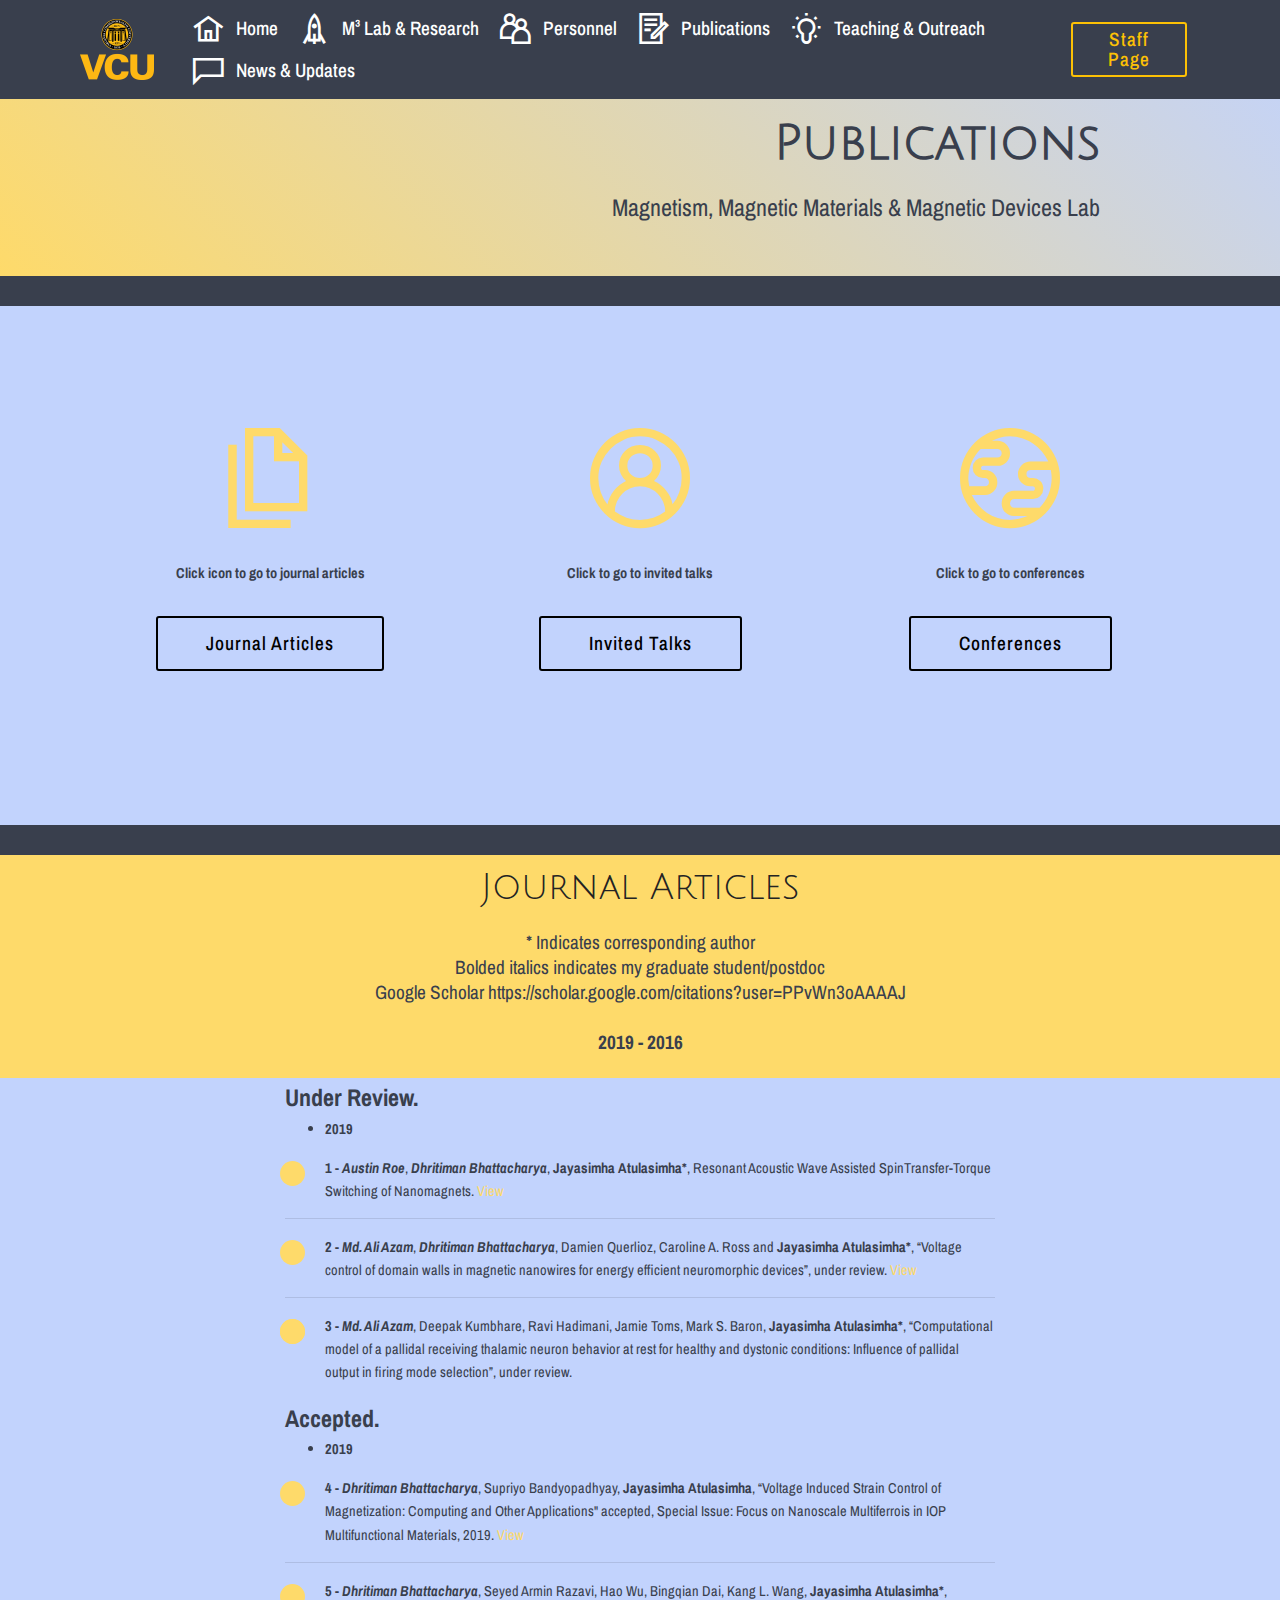
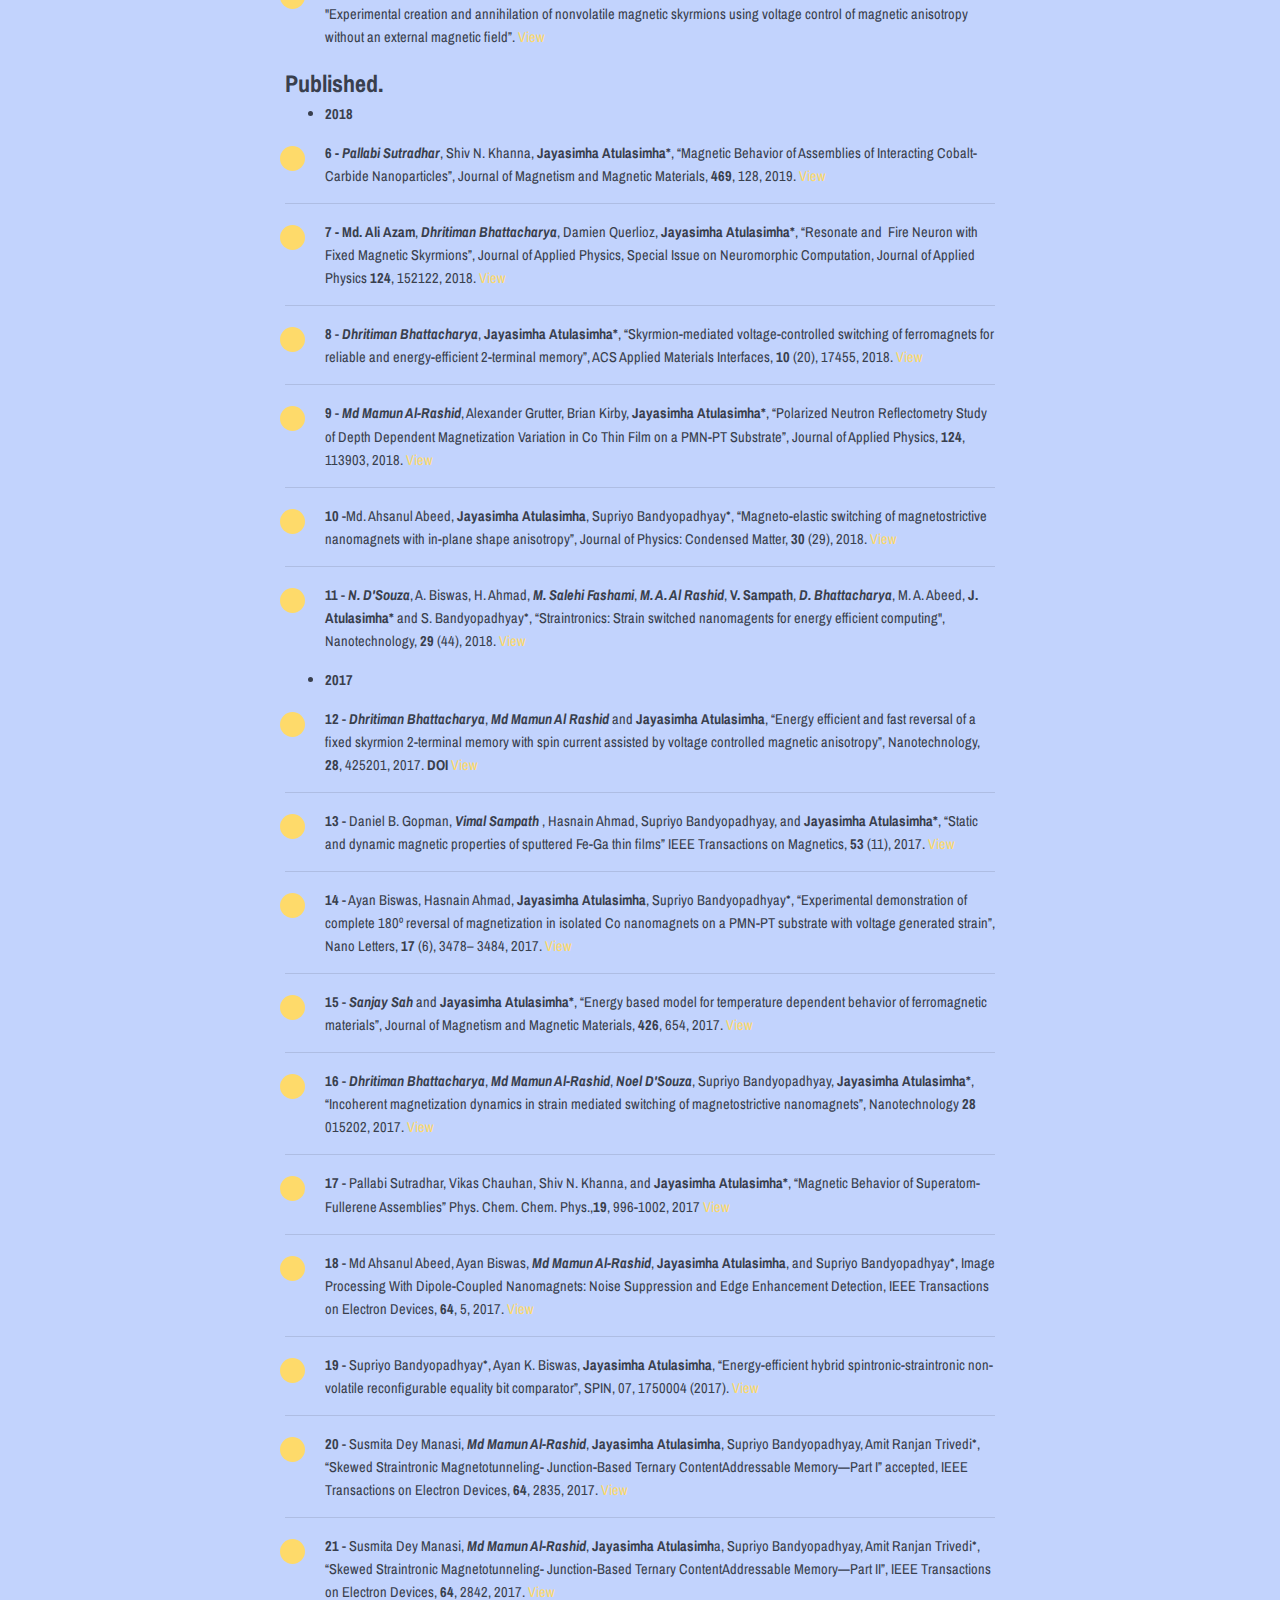
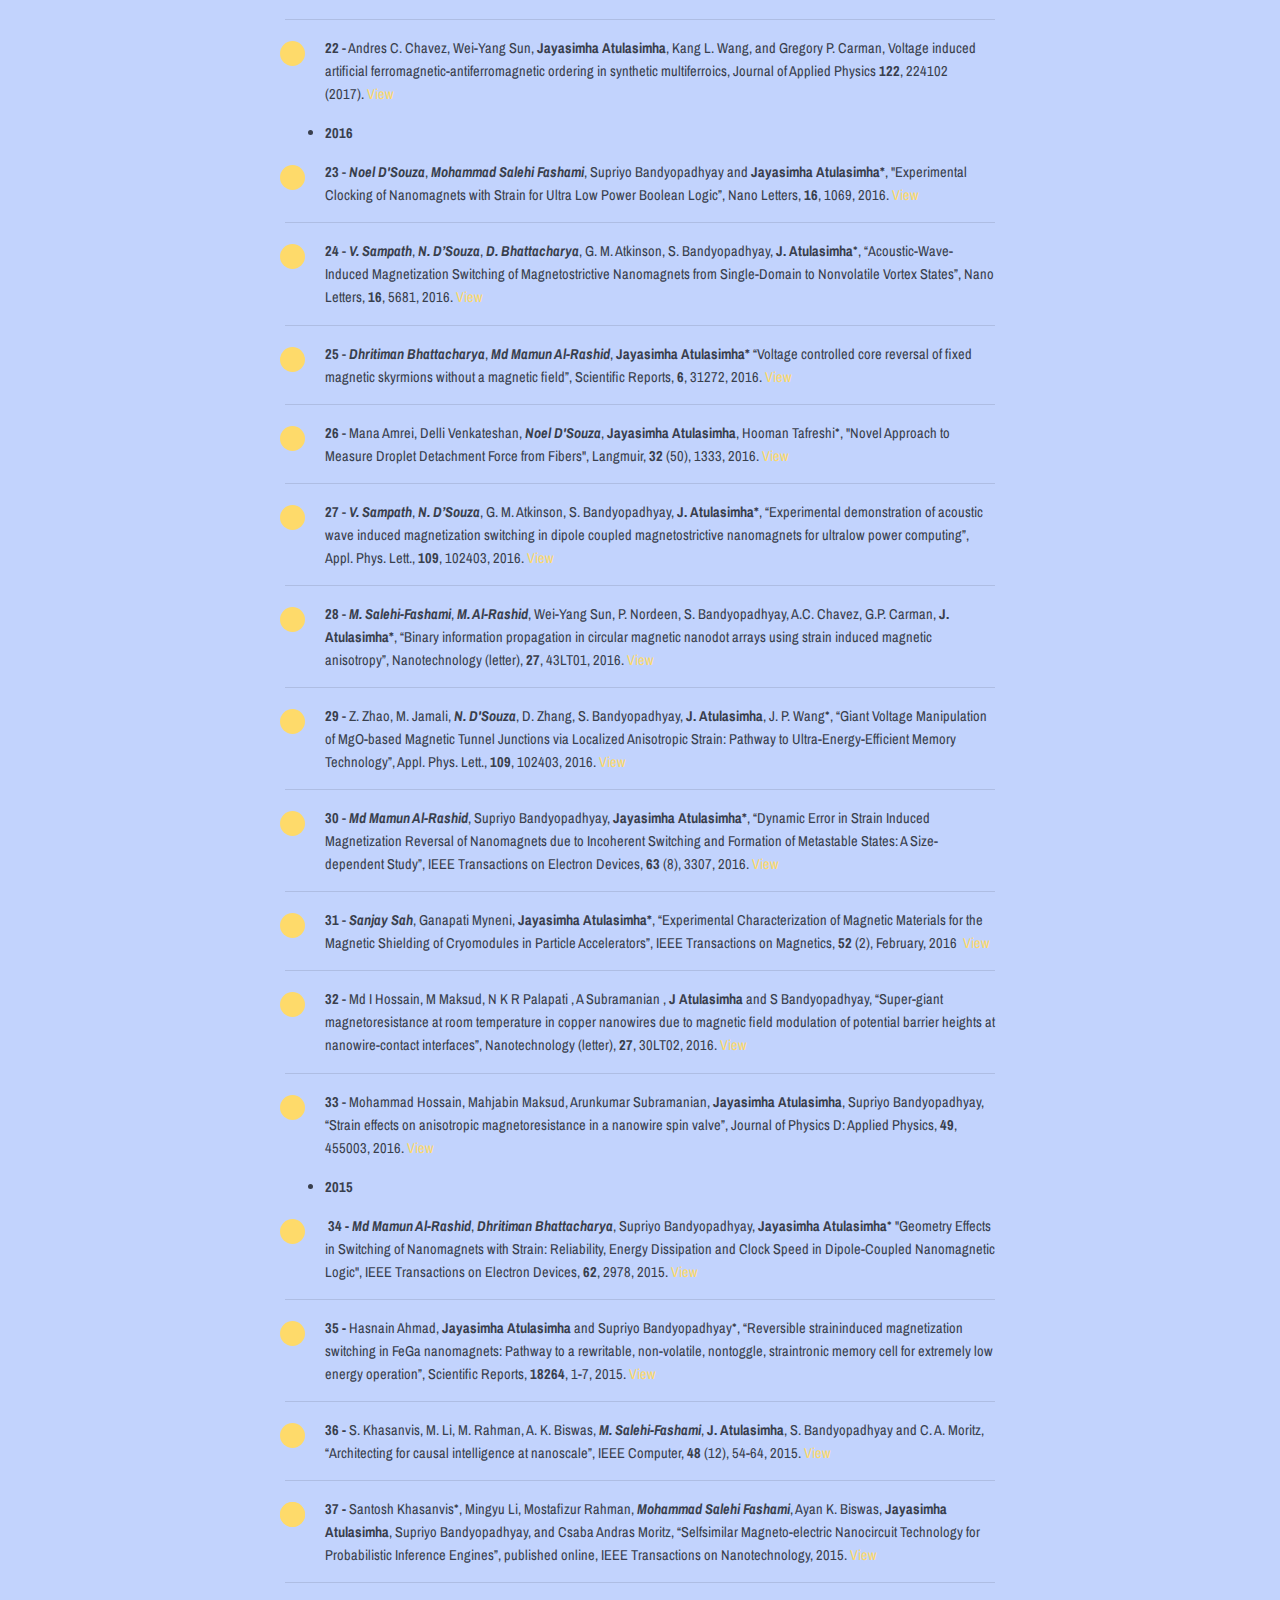
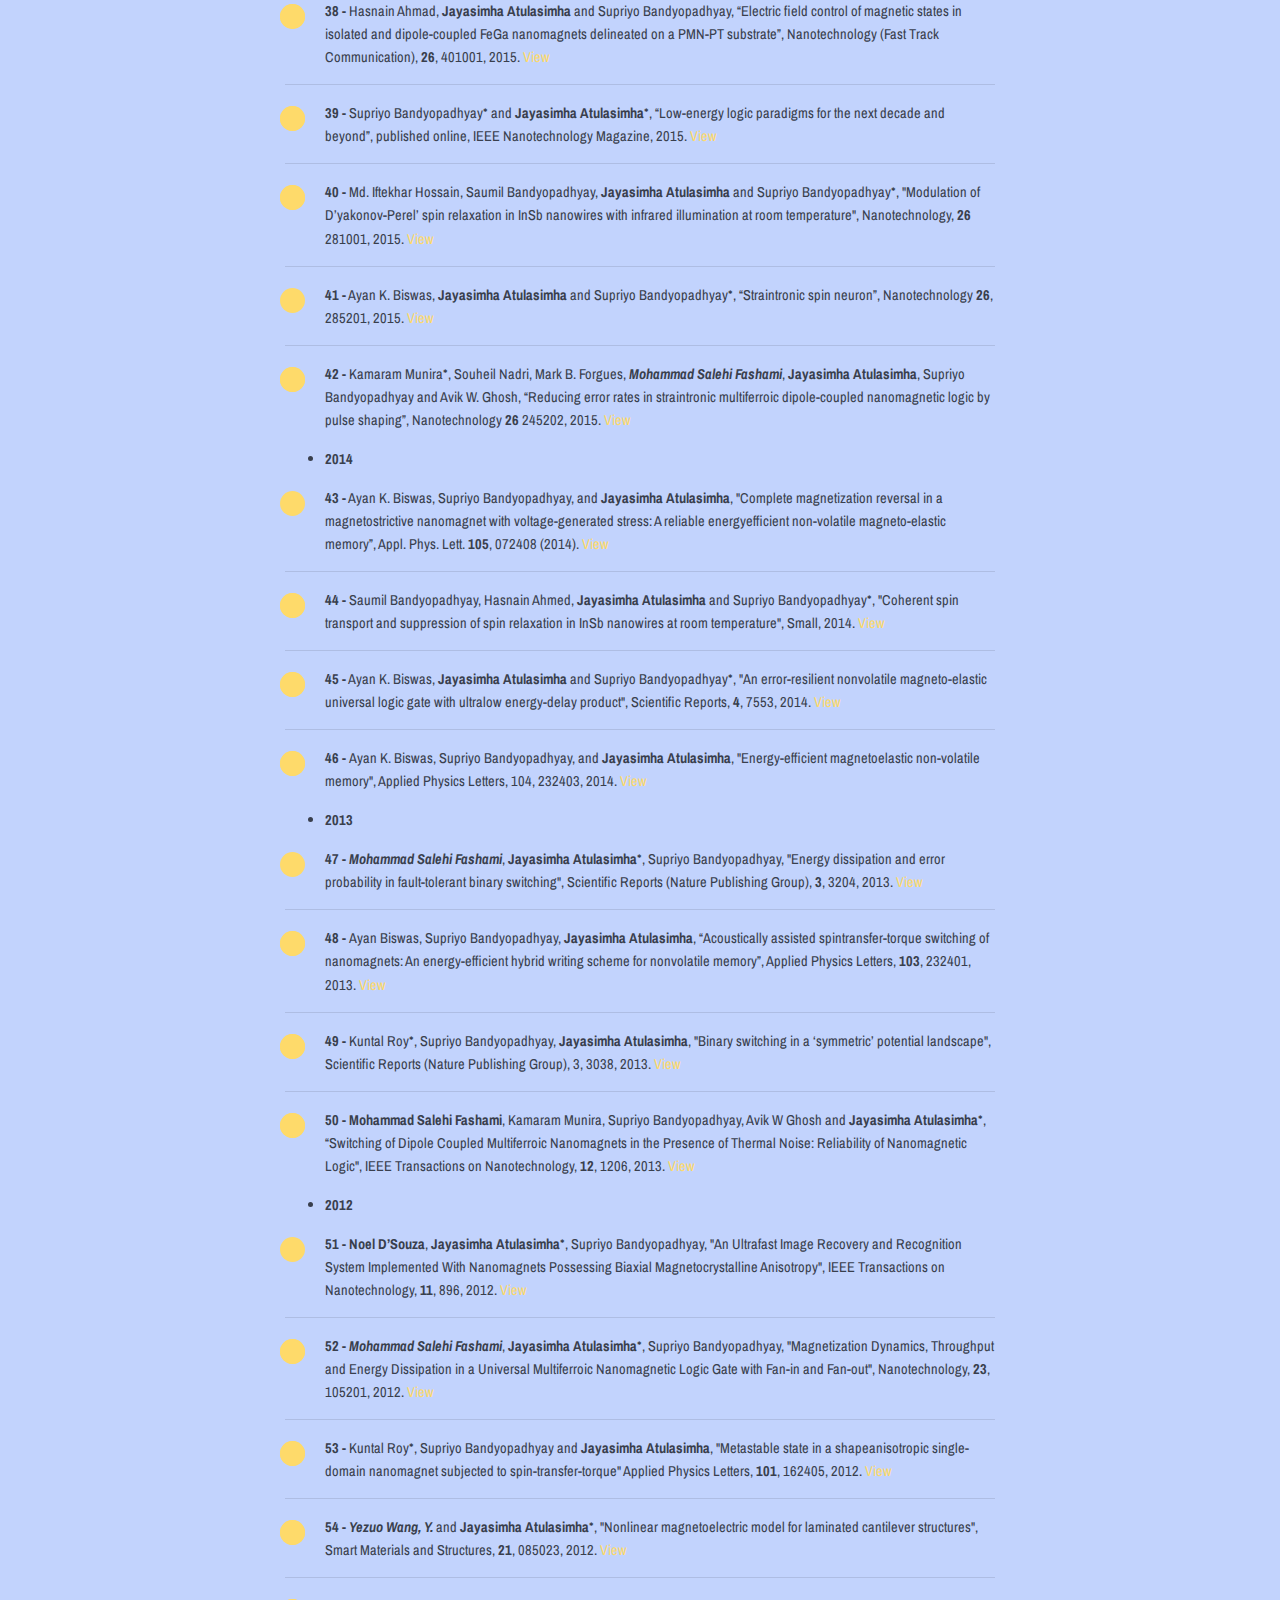
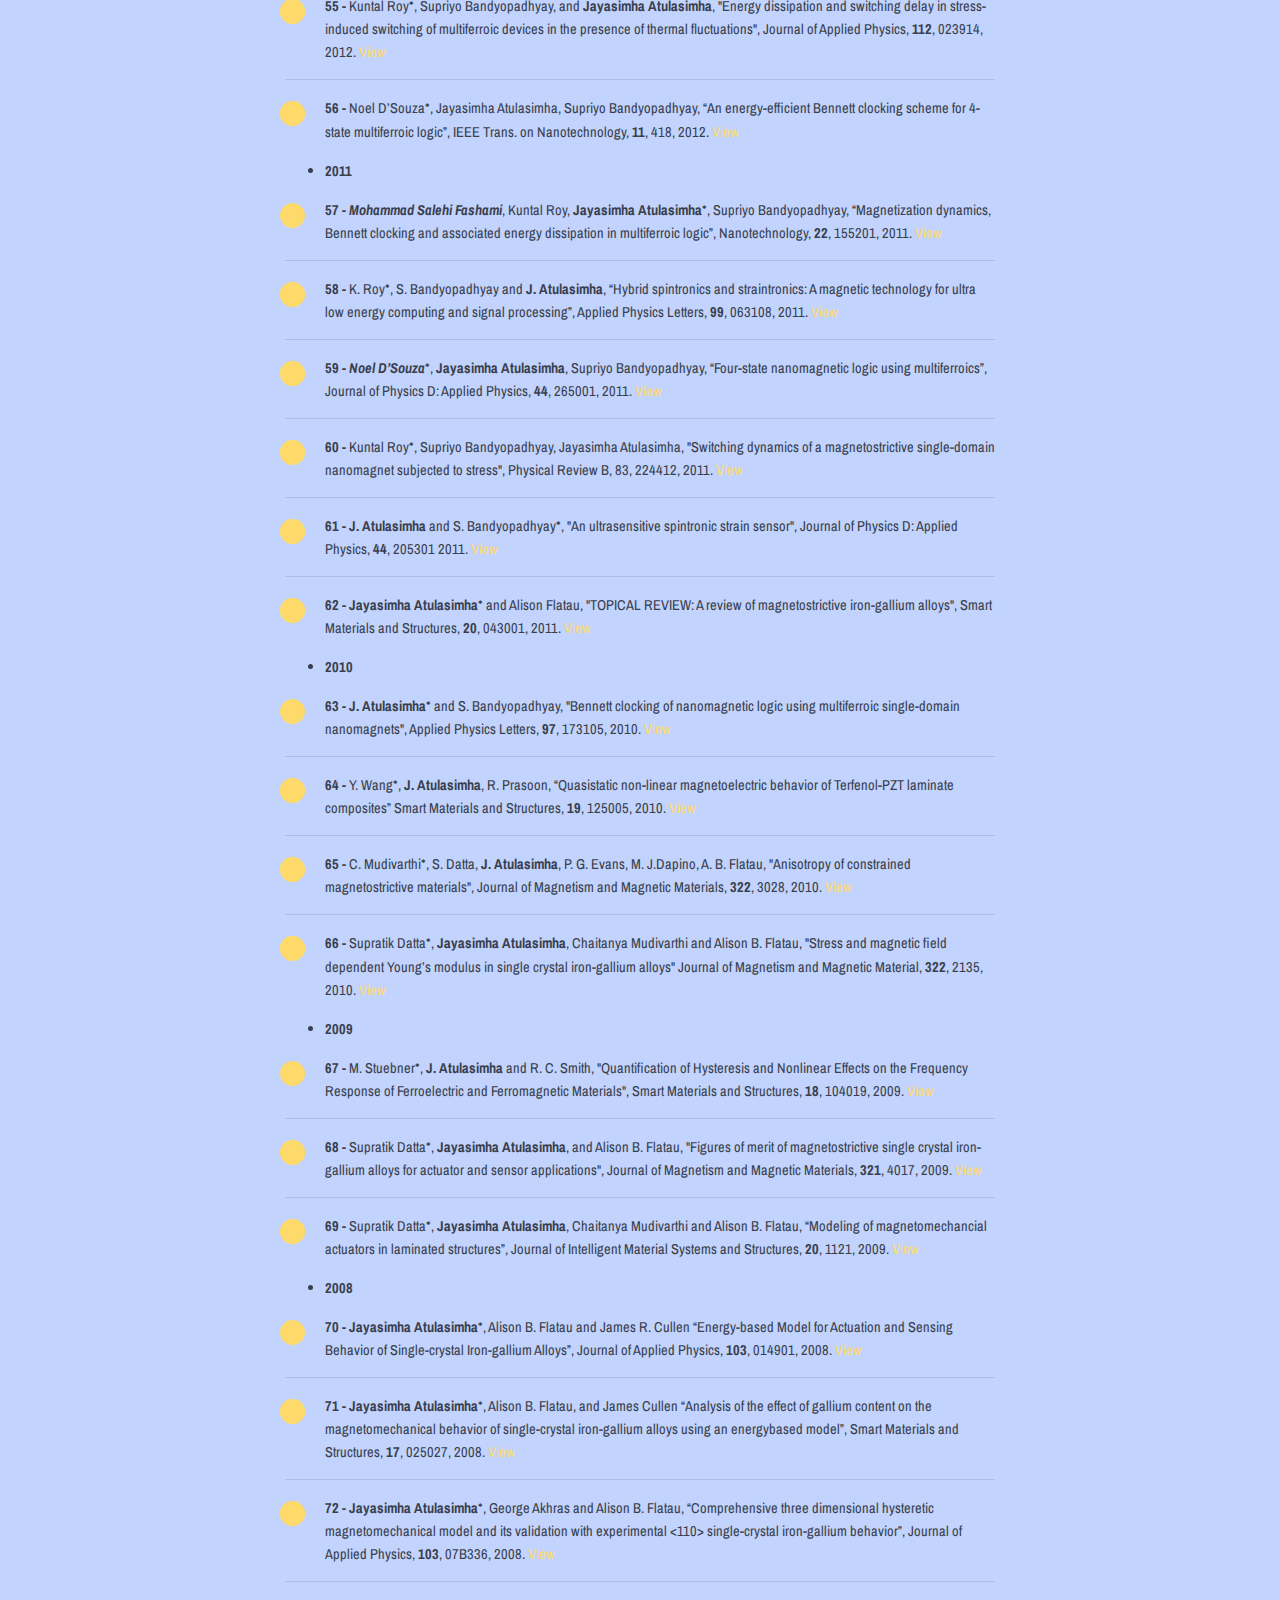
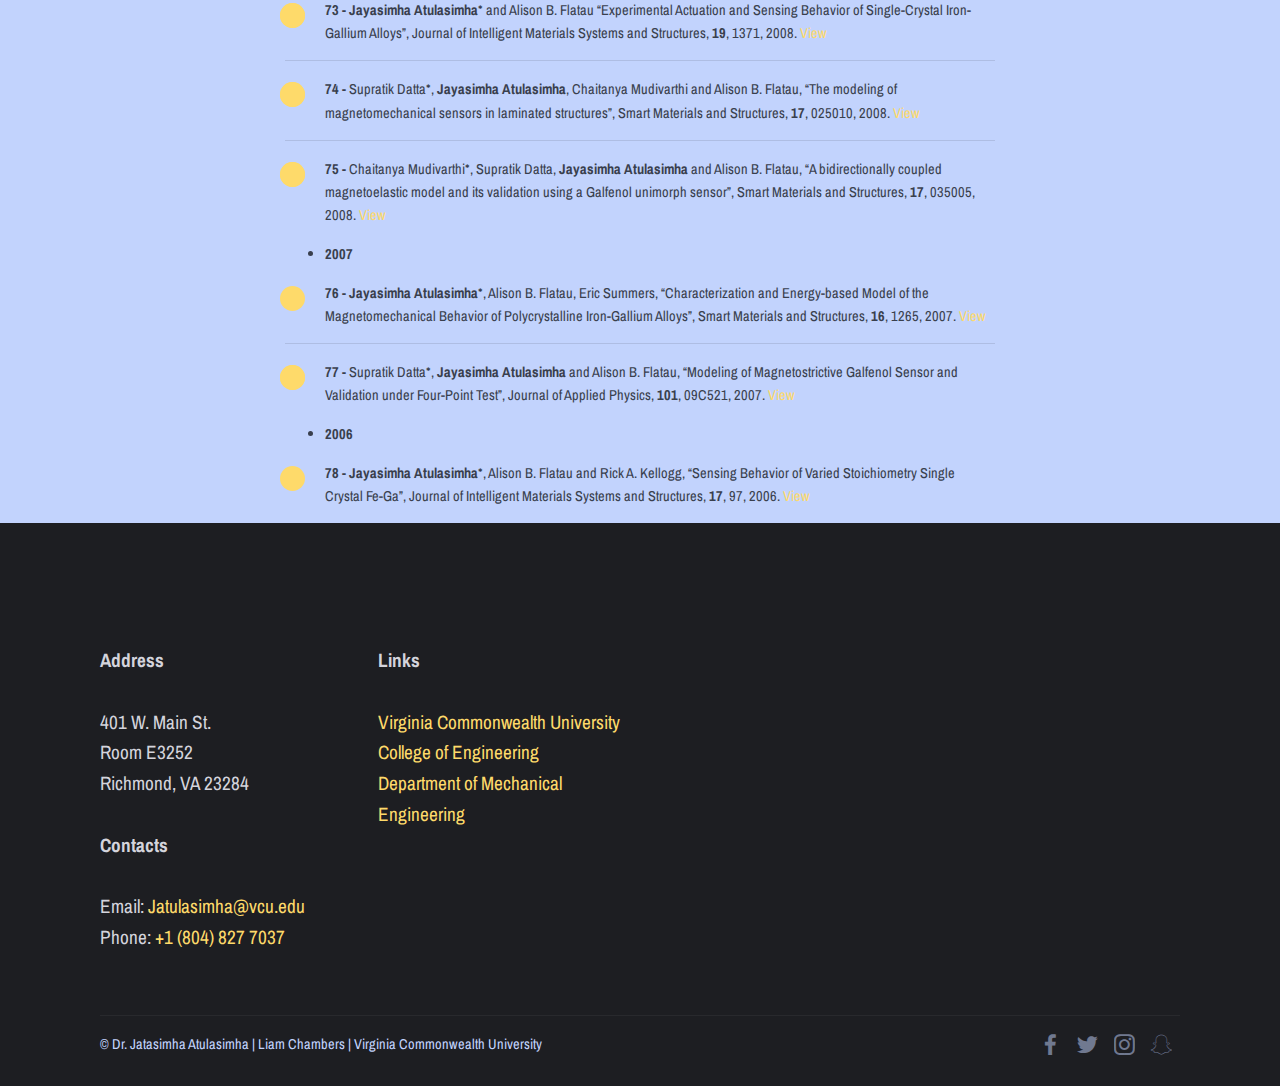
<file: publications.html>
<!DOCTYPE html>
<html  >
<head>
  <!-- Site made with Mobirise Website Builder v4.10.5, https://mobirise.com -->
  <meta charset="UTF-8">
  <meta http-equiv="X-UA-Compatible" content="IE=edge">
  <meta name="generator" content="Mobirise v4.10.5, mobirise.com">
  <meta name="viewport" content="width=device-width, initial-scale=1, minimum-scale=1">
  <link rel="shortcut icon" href="assets/images/actual-vertical-148x122.png" type="image/x-icon">
  <meta name="description" content="Publications">
  
  <title>Publications</title>
  <link rel="stylesheet" href="assets/web/assets/mobirise-icons/mobirise-icons.css">
  <link rel="stylesheet" href="assets/web/assets/mobirise-icons2/mobirise2.css">
  <link rel="stylesheet" href="assets/tether/tether.min.css">
  <link rel="stylesheet" href="assets/bootstrap/css/bootstrap.min.css">
  <link rel="stylesheet" href="assets/bootstrap/css/bootstrap-grid.min.css">
  <link rel="stylesheet" href="assets/bootstrap/css/bootstrap-reboot.min.css">
  <link rel="stylesheet" href="assets/dropdown/css/style.css">
  <link rel="stylesheet" href="assets/socicon/css/styles.css">
  <link rel="stylesheet" href="assets/theme/css/style.css">
  <link rel="stylesheet" href="assets/mobirise/css/mbr-additional.css" type="text/css">
  
  
  
</head>
<body>
  <section class="menu cid-rwjE2onHw1" once="menu" id="menu1-y">

    

    <nav class="navbar navbar-expand beta-menu navbar-dropdown align-items-center navbar-fixed-top navbar-toggleable-sm">
        <button class="navbar-toggler navbar-toggler-right" type="button" data-toggle="collapse" data-target="#navbarSupportedContent" aria-controls="navbarSupportedContent" aria-expanded="false" aria-label="Toggle navigation">
            <div class="hamburger">
                <span></span>
                <span></span>
                <span></span>
                <span></span>
            </div>
        </button>
        <div class="menu-logo">
            <div class="navbar-brand">
                <span class="navbar-logo">
                    <a href="https://www.vcu.edu/">
                         <img src="assets/images/actual-vertical-148x122.png" alt="Mobirise" title="" style="height: 3.8rem;">
                    </a>
                </span>
                
            </div>
        </div>
        <div class="collapse navbar-collapse" id="navbarSupportedContent">
            <ul class="navbar-nav nav-dropdown" data-app-modern-menu="true"><li class="nav-item">
                    <a class="nav-link link text-white display-4" href="index.html"><span class="mobi-mbri mobi-mbri-home mbr-iconfont mbr-iconfont-btn"></span>
                        
                        Home</a>
                </li><li class="nav-item">
                    <a class="nav-link link text-white display-4" href="mmmlab&research.html"><span class="mobi-mbri mobi-mbri-rocket mbr-iconfont mbr-iconfont-btn"></span>
                        M³ Lab &amp; Research</a>
                </li><li class="nav-item"><a class="nav-link link text-white display-4" href="personnel.html"><span class="mobi-mbri mobi-mbri-users mbr-iconfont mbr-iconfont-btn"></span>
                        
                        Personnel</a></li><li class="nav-item"><a class="nav-link link text-white display-4" href="publications.html"><span class="mobi-mbri mobi-mbri-contact-form mbr-iconfont mbr-iconfont-btn"></span>
                        
                        Publications</a></li><li class="nav-item"><a class="nav-link link text-white display-4" href="teaching&outreach.html" aria-expanded="false"><span class="mobi-mbri mobi-mbri-idea mbr-iconfont mbr-iconfont-btn"></span>Teaching &amp; Outreach</a></li><li class="nav-item"><a class="nav-link link text-white display-4" href="news&updates.html"><span class="mobi-mbri mobi-mbri-chat mbr-iconfont mbr-iconfont-btn"></span>
                        
                        News &amp; Updates</a></li><li class="nav-item"><a class="nav-link link text-white display-4" href="mmmlab&research.html"><br></a></li></ul>
            <div class="navbar-buttons mbr-section-btn"><a class="btn btn-sm btn-primary-outline display-4" href="https://egr.vcu.edu/directory/atulasimha/">
                    
                    Staff Page</a></div>
        </div>
    </nav>
</section>

<section class="engine"><a href="https://mobirise.info/d">free site maker</a></section><section class="mbr-section info2 cid-rt93yN4UDo" id="info2-1b">

    

    

    <div class="container">
        <div class="row main justify-content-center">
            <div class="media-container-column col-12 col-lg-3 col-md-4">
                
            </div>
            <div class="media-container-column title col-12 col-lg-7 col-md-6">
                <h2 class="align-right mbr-bold mbr-white pb-3 mbr-fonts-style display-1">Publications</h2>
                <h3 class="mbr-section-subtitle align-right mbr-light mbr-white mbr-fonts-style display-5">Magnetism, Magnetic Materials &amp; Magnetic Devices Lab</h3>
            </div>
        </div>
    </div>
</section>

<section once="footers" class="cid-rt93zEcx5m" id="footer6-1c">

    

    

    <div class="container">
        <div class="media-container-row align-center mbr-white">
            <div class="col-12">
                <p class="mbr-text mb-0 mbr-fonts-style display-7"></p>
            </div>
        </div>
    </div>
</section>

<section class="features8 cid-ru2Y7jtpdZ" id="features8-12">

    

    

    <div class="container">
        <div class="media-container-row">

            <div class="card  col-12 col-md-6 col-lg-4">
                <div class="card-img">
                    <span class="mbr-iconfont mobi-mbri-pages mobi-mbri" style="color: rgb(254, 218, 106); fill: rgb(254, 218, 106);"></span>
                </div>
                <div class="card-box align-center">
                    
                    <p class="mbr-text mbr-fonts-style display-7"><strong>
                       Click icon to go to journal articles
                    </strong></p>
                    <div class="mbr-section-btn text-center"><a href="publications.html#content1-x" class="btn btn-black-outline display-4">Journal Articles</a></div>
                </div>
            </div>

            <div class="card  col-12 col-md-6 col-lg-4">
                <div class="card-img">
                    <span class="mbr-iconfont mobi-mbri-user-2 mobi-mbri" style="color: rgb(254, 218, 106); fill: rgb(254, 218, 106);"></span>
                </div>
                <div class="card-box align-center">
                    
                    <p class="mbr-text mbr-fonts-style display-7"><strong>Click to go to invited talks</strong></p>
                    <div class="mbr-section-btn text-center"><a href="invitedtalks.html" class="btn btn-black-outline display-4">
                            Invited Talks</a></div>
                </div>
            </div>

            <div class="card  col-12 col-md-6 col-lg-4">
                <div class="card-img">
                    <span class="mbr-iconfont mobi-mbri-globe mobi-mbri" style="color: rgb(254, 218, 106); fill: rgb(254, 218, 106);"></span>
                </div>
                <div class="card-box align-center">
                    
                    <p class="mbr-text mbr-fonts-style display-7"><strong>
                       Click to go to conferences</strong></p>
                    <div class="mbr-section-btn text-center"><a href="conferences.html" class="btn btn-black-outline display-4">
                            Conferences</a></div>
                </div>
            </div>

            
        </div>
    </div>
</section>

<section class="mbr-section article content1 cid-rtMEY4UOWH" id="content1-x">
    
     

    <div class="container">
        <div class="media-container-row">
            <div class="mbr-text col-12 mbr-fonts-style display-7 col-md-8"></div>
        </div>
    </div>
</section>

<section class="mbr-section content4 cid-rtNtr00j0j" id="content4-17">

    

    <div class="container">
        <div class="media-container-row">
            <div class="title col-12 col-md-8">
                <h2 class="align-center pb-3 mbr-fonts-style display-2">Journal Articles</h2>
                <h3 class="mbr-section-subtitle align-center mbr-light mbr-fonts-style display-4">* Indicates corresponding author 
<div>Bolded italics indicates my graduate student/postdoc
</div><div>Google Scholar https://scholar.google.com/citations?user=PPvWn3oAAAAJ</div><br><div><strong>2019 - 2016</strong></div></h3>
                
            </div>
        </div>
    </div>
</section>

<section class="mbr-section article content1 cid-rwjKoieYmW" id="content1-13">
    
     

    <div class="container">
        <div class="media-container-row">
            <div class="mbr-text col-12 mbr-fonts-style display-5 col-md-8"><strong>Under Review.</strong></div>
        </div>
    </div>
</section>

<section class="mbr-section article content12 cid-rwjKrqr9Nb" id="content12-14">
     

    <div class="container">
        <div class="media-container-row">
            <div class="mbr-text counter-container col-12 col-md-8 mbr-fonts-style display-7">
                <ul>
                    <li><strong>2019</strong></li>
                </ul>
            </div>
        </div>
    </div>
</section>

<section class="mbr-section article content12 cid-rwjKtJzVdb" id="content12-15">
     

    <div class="container">
        <div class="media-container-row">
            <div class="mbr-text counter-container col-12 col-md-8 mbr-fonts-style display-7">
                <ul>
                    <li><strong>1 -</strong> <strong><em>Austin Roe</em></strong>, <strong><em>Dhritiman Bhattacharya</em></strong>, <strong>Jayasimha Atulasimha*</strong>, Resonant Acoustic Wave Assisted SpinTransfer-Torque Switching of Nanomagnets. 
<a href="https://arxiv.org/ftp/arxiv/papers/1907/1907.02255.pdf">View</a></li></ul><hr><ul><li><strong>2 - <em>Md. Ali Azam</em></strong>, <strong><em>Dhritiman Bhattacharya</em></strong>, Damien Querlioz, Caroline A. Ross and <strong>Jayasimha Atulasimha*</strong>, “Voltage control of domain walls in magnetic nanowires for energy efficient neuromorphic devices”, under review. <a href="https://arxiv.org/abs/1907.05843">View</a></li></ul><hr><ul><li> 
</li><li><strong>3 - <em>Md. Ali Azam</em></strong>, Deepak Kumbhare, Ravi Hadimani, Jamie Toms, Mark S. Baron, <strong>Jayasimha Atulasimha*</strong>, “Computational model of a pallidal receiving thalamic neuron behavior at rest for healthy and dystonic conditions: Influence of pallidal output in firing mode selection”, under review. &nbsp;</li></ul><ul>
                </ul>
            </div>
        </div>
    </div>
</section>

<section class="mbr-section article content1 cid-rtNu6A2YRu" id="content1-18">
    
     

    <div class="container">
        <div class="media-container-row">
            <div class="mbr-text col-12 mbr-fonts-style display-5 col-md-8"><strong>Accepted.</strong></div>
        </div>
    </div>
</section>

<section class="mbr-section article content12 cid-rtNyRRJbdw" id="content12-1j">
     

    <div class="container">
        <div class="media-container-row">
            <div class="mbr-text counter-container col-12 col-md-8 mbr-fonts-style display-7">
                <ul>
                    <li><strong>2019</strong></li>
                </ul>
            </div>
        </div>
    </div>
</section>

<section class="mbr-section article content12 cid-rtNqSOp3hV" id="content12-15">
     

    <div class="container">
        <div class="media-container-row">
            <div class="mbr-text counter-container col-12 col-md-8 mbr-fonts-style display-7">
                <ul>
                    <li><strong>4 - <em>Dhritiman Bhattacharya</em></strong>,<strong> </strong>Supriyo Bandyopadhyay, <strong>Jayasimha Atulasimha</strong>, “Voltage Induced Strain Control of Magnetization: Computing and Other Applications" accepted, Special Issue: Focus on Nanoscale Multiferrois in IOP Multifunctional Materials, 2019. <a href="https://doi.org/10.1088/2399-7532/ab3332">View</a></li></ul><hr><ul><li><strong>5 - <em>Dhritiman Bhattacharya</em></strong>, Seyed Armin Razavi, Hao Wu, Bingqian Dai, Kang L. Wang, <strong>Jayasimha Atulasimha*</strong>, "Experimental creation and annihilation of nonvolatile magnetic skyrmions using voltage control of magnetic anisotropy without an external magnetic field”. <a href="https://arxiv.org/ftp/arxiv/papers/1904/1904.00701.pdf">View&nbsp;</a></li>
                </ul>
            </div>
        </div>
    </div>
</section>

<section class="mbr-section article content1 cid-rtNv9Dq3lG" id="content1-19">
    
     

    <div class="container">
        <div class="media-container-row">
            <div class="mbr-text col-12 mbr-fonts-style display-5 col-md-8"><strong>Published.</strong></div>
        </div>
    </div>
</section>

<section class="mbr-section article content12 cid-rtNw3Rs4NZ" id="content12-1b">
     

    <div class="container">
        <div class="media-container-row">
            <div class="mbr-text counter-container col-12 col-md-8 mbr-fonts-style display-7">
                <ul>
                    <li><strong>2018</strong></li>
                </ul>
            </div>
        </div>
    </div>
</section>

<section class="mbr-section article content12 cid-rtNvar7VWt" id="content12-1a">
     

    <div class="container">
        <div class="media-container-row">
            <div class="mbr-text counter-container col-12 col-md-8 mbr-fonts-style display-7">
                <ul><li><strong>6 - </strong><strong><em>Pallabi Sutradhar</em></strong>, Shiv N. Khanna, <strong>Jayasimha Atulasimha*</strong>, “Magnetic Behavior of Assemblies of Interacting Cobalt-Carbide Nanoparticles”, Journal of Magnetism and Magnetic Materials, <strong>469</strong>, 128, 2019. <a href="https://www.sciencedirect.com/science/article/pii/S0304885318304323 ">View</a></li></ul><hr><ul><li><strong>7 - Md. Ali Azam</strong>,<strong><em> Dhritiman Bhattacharya</em></strong>, Damien Querlioz,<strong> Jayasimha Atulasimha*</strong>, “Resonate and
&nbsp;<span style="font-size: 0.9rem;">Fire Neuron with Fixed Magnetic Skyrmions”, Journal of Applied Physics, Special Issue on&nbsp;</span><span style="font-size: 0.9rem;">Neuromorphic Computation, Journal of Applied Physics<strong> 124</strong>, 152122, 2018.</span><span style="font-size: 0.9rem;"><a href="https://aip.scitation.org/doi/10.1063/1.5042308">&nbsp;View</a></span></li></ul><hr><ul><li><strong>8</strong> - <em><strong>Dhritiman Bhattacharya</strong></em>, <strong>Jayasimha Atulasimha*</strong>, “Skyrmion-mediated voltage-controlled
 switching of ferromagnets for reliable and energy-efficient 2-terminal memory”, ACS Applied Materials Interfaces,<strong> 10</strong> (20), 17455, 2018. <a href="https://pubs.acs.org/doi/10.1021/acsami.8b02791 ">View</a></li></ul><hr><ul><li><strong>9</strong> - <strong><em>Md Mamun Al-Rashid</em></strong>, Alexander Grutter, Brian Kirby, <strong>Jayasimha Atulasimha*</strong>, “Polarized
 Neutron Reflectometry Study of Depth Dependent Magnetization Variation in Co Thin Film on a PMN-PT Substrate”, Journal of Applied Physics, <strong>124</strong>, 113903, 2018. <a href="https://aip.scitation.org/doi/10.1063/1.5037601">View&nbsp;</a></li></ul><hr><ul><li><strong>10</strong> -Md. Ahsanul Abeed, <strong>Jayasimha Atulasimha</strong>, Supriyo Bandyopadhyay*, “Magneto-elastic
 switching of magnetostrictive nanomagnets with in-plane shape anisotropy”, Journal of Physics: Condensed Matter, <strong>30</strong> (29), 2018. <a href="http://iopscience.iop.org/article/10.1088/1361- 648X/aadb6a/meta">View</a>&nbsp;</li></ul><hr><ul><li><strong>11</strong> - <strong><em>N. D'Souza</em></strong>, A. Biswas, H. Ahmad, <strong><em>M. Salehi Fashami</em></strong>, <strong><em>M. A. Al Rashid</em></strong>, <strong>V. Sampath</strong>, <strong><em>D.
 Bhattacharya</em></strong>, M. A. Abeed,<strong> J. Atulasimha*</strong> and S. Bandyopadhyay*, “Straintronics: Strain switched nanomagents for energy efficient computing", Nanotechnology, <strong>29</strong> (44), 2018. <a href="http://iopscience.iop.org/article/10.1088/1361-6528/aad65d">View&nbsp;</a></li>
                </ul>
            </div>
        </div>
    </div>
</section>

<section class="mbr-section article content12 cid-rtNy3vJSEm" id="content12-1h">
     

    <div class="container">
        <div class="media-container-row">
            <div class="mbr-text counter-container col-12 col-md-8 mbr-fonts-style display-7">
                <ul>
                    <li><strong>2017</strong></li>
                </ul>
            </div>
        </div>
    </div>
</section>

<section class="mbr-section article content12 cid-rtNy4hz71t" id="content12-1i">
     

    <div class="container">
        <div class="media-container-row">
            <div class="mbr-text counter-container col-12 col-md-8 mbr-fonts-style display-7">
                <ul>
                    <li><strong>12</strong> - <strong><em>Dhritiman Bhattacharya</em></strong>, <strong><em>Md Mamun Al Rashid</em></strong> and <strong>Jayasimha Atulasimha</strong>, “Energy efficient and
 fast reversal of a fixed skyrmion 2-terminal memory with spin current assisted by voltage controlled magnetic anisotropy”, Nanotechnology, <strong>28</strong>, 425201, 2017. <strong>DOI</strong>&nbsp;<a href="https://doi.org/10.1088/1361-6528/aa811d">View</a></li></ul><hr><ul><li><strong>13</strong> - Daniel B. Gopman, <strong><em>Vimal Sampath</em></strong> , Hasnain Ahmad, Supriyo Bandyopadhyay, and <strong>Jayasimha
 Atulasimha*</strong>, “Static and dynamic magnetic properties of sputtered Fe-Ga thin films” IEEE Transactions on Magnetics, <strong>53</strong> (11), 2017. <a href="https://ieeexplore.ieee.org/document/7918636/">View</a></li></ul><hr><ul><li><strong>14</strong> - Ayan Biswas, Hasnain Ahmad, <strong>Jayasimha Atulasimha</strong>, Supriyo Bandyopadhyay*, “Experimental demonstration of complete 180º reversal of magnetization in isolated Co nanomagnets on a PMN-PT substrate with voltage generated strain”, Nano Letters, <strong>17</strong> (6), 3478– 3484, 2017. <a href="http://pubs.acs.org/doi/pdf/10.1021/acs.nanolett.7b00439">View</a></li></ul><hr><ul><li><strong>15&nbsp;</strong>- <strong><em>Sanjay Sah</em></strong> and <strong>Jayasimha Atulasimha*</strong>, “Energy based model for temperature dependent
 behavior of ferromagnetic materials”, Journal of Magnetism and Magnetic Materials, <strong>426</strong><span style="font-size: 0.9rem;">, 654, 2017. <a href="http://www.sciencedirect.com/science/article/pii/S0304885316328219 ">View</a></span></li></ul><hr><ul><li><strong>16&nbsp;</strong>- <strong><em>Dhritiman Bhattacharya</em></strong>,<strong><em> Md Mamun Al-Rashid</em></strong>, <strong><em>Noel D'Souza</em></strong>, Supriyo Bandyopadhyay,<strong>
 Jayasimha Atulasimha*</strong>, “Incoherent magnetization dynamics in strain mediated switching of magnetostrictive nanomagnets”, Nanotechnology <strong>28 </strong><span style="font-size: 0.9rem;">015202, 2017. <a href="http://iopscience.iop.org/article/10.1088/0957-4484/28/1/015202/pdf">View</a></span></li></ul><hr><ul><li><strong>17&nbsp;</strong>- Pallabi Sutradhar, Vikas Chauhan, Shiv N. Khanna, and <strong>Jayasimha Atulasimha*</strong>, “Magnetic Behavior of Superatom-Fullerene Assemblies” Phys. Chem. Chem. Phys.,<strong>19</strong>, 996-1002, 2017 <a href="http://pubs.rsc.org/-/content/articlepdf/1970/cp/c6cp05196k">View</a></li></ul><hr><ul><li><strong>18&nbsp;</strong>- Md Ahsanul Abeed, Ayan Biswas, <em><strong>Md Mamun Al-Rashid</strong></em>, <strong>Jayasimha Atulasimha</strong>, and Supriyo Bandyopadhyay*, Image Processing With Dipole-Coupled Nanomagnets: Noise Suppression and Edge Enhancement Detection, IEEE Transactions on Electron Devices,<strong> 64</strong>, 5, 2017. <a href="http://ieeexplore.ieee.org/document/7885567/">View</a></li></ul><hr><ul><li><strong>19&nbsp;</strong>- Supriyo Bandyopadhyay*, Ayan K. Biswas, <strong>Jayasimha Atulasimha</strong>, “Energy-efficient hybrid spintronic-straintronic non-volatile reconfigurable equality bit comparator”, SPIN, 07, 1750004 (2017). <a href="http://dx.doi.org/10.1142/S2010324717500047">View</a></li></ul><hr><ul><li><strong>20&nbsp;</strong>- Susmita Dey Manasi, <strong><em>Md Mamun Al-Rashid</em></strong>, <strong>Jayasimha Atulasimha</strong>, Supriyo Bandyopadhyay, Amit Ranjan Trivedi*, “Skewed Straintronic Magnetotunneling- Junction-Based Ternary ContentAddressable Memory—Part I” accepted, IEEE Transactions on Electron Devices, <strong>64</strong><span style="font-size: 0.9rem;">, 2835, 2017.</span>&nbsp;<a href="https://ieeexplore.ieee.org/document/7938647/">View</a></li></ul><hr><ul><li><strong>21&nbsp;</strong>- Susmita Dey Manasi, <strong><em>Md Mamun Al-Rashid</em></strong>, <strong>Jayasimha Atulasimh</strong>a, Supriyo Bandyopadhyay,
 Amit Ranjan Trivedi*, “Skewed Straintronic Magnetotunneling- Junction-Based Ternary ContentAddressable Memory—Part II”, IEEE Transactions on Electron Devices, <strong>64</strong><span style="font-size: 0.9rem;">, 2842, 2017.&nbsp;</span><span style="font-size: 0.9rem;"><a href="https://ieeexplore.ieee.org/document/7940038">View</a></span></li></ul><hr><ul><li><strong>22&nbsp;</strong>- Andres C. Chavez, Wei-Yang Sun, <strong>Jayasimha Atulasimha</strong>, Kang L. Wang, and Gregory P.
 Carman, Voltage induced artificial ferromagnetic-antiferromagnetic ordering in synthetic
 multiferroics, Journal of Applied Physics <strong>122</strong><span style="font-size: 0.9rem;">, 224102 (2017).&nbsp;<a href="https://doi.org/10.1063/1.4997612">View</a></span></li></ul><ul>
                </ul>
            </div>
        </div>
    </div>
</section>

<section class="mbr-section article content12 cid-rtNwBTnQwS" id="content12-1f">
     

    <div class="container">
        <div class="media-container-row">
            <div class="mbr-text counter-container col-12 col-md-8 mbr-fonts-style display-7">
                <ul>
                    <li><strong>2016</strong></li>
                </ul>
            </div>
        </div>
    </div>
</section>

<section class="mbr-section article content12 cid-rtNwCtXXen" id="content12-1g">
     

    <div class="container">
        <div class="media-container-row">
            <div class="mbr-text counter-container col-12 col-md-8 mbr-fonts-style display-7">
                <ul>
                    <li><strong>23&nbsp;</strong>- <strong><em>Noel D'Souza</em></strong>, <strong><em>Mohammad Salehi Fashami</em></strong>, Supriyo Bandyopadhyay and <strong>Jayasimha&nbsp;</strong><strong>Atulasimha*</strong><span style="font-size: 0.9rem;">, "Experimental Clocking of Nanomagnets with Strain for Ultra Low Power Boolean Logic”, Nano Letters,</span><strong> 16</strong><span style="font-size: 0.9rem;">, 1069, 2016. <a href="https://pubs.acs.org/doi/abs/10.1021/acs.nanolett.5b04205?source=cen">View</a></span></li></ul><hr><ul><li><strong>24&nbsp;</strong>- <strong><em>V. Sampath</em></strong>,<strong><em> N. D’Souza</em></strong>, <strong><em>D. Bhattacharya</em></strong>, G. M. Atkinson, S. Bandyopadhyay, <strong>J. Atulasimha</strong>*, “Acoustic-Wave-Induced Magnetization Switching of Magnetostrictive Nanomagnets from Single-Domain to Nonvolatile Vortex States”, Nano Letters, <strong>16</strong>, 5681, 2016. <a href="http://pubs.acs.org/doi/abs/10.1021/acs.nanolett.6b02342">View</a></li></ul><hr><ul><li><strong>25&nbsp;</strong>- <em><strong>Dhritiman Bhattacharya</strong></em>, <strong><em>Md Mamun Al-Rashid</em></strong>, <strong>Jayasimha Atulasimha*</strong> “Voltage controlled core reversal of fixed magnetic skyrmions without a magnetic field”, Scientific Reports, <strong>6</strong><span style="font-size: 0.9rem;">, 31272, 2016. <a href="http://www.nature.com/articles/srep31272">View</a></span></li></ul><hr><ul><li><strong>26&nbsp;</strong>- Mana Amrei, Delli Venkateshan, <strong><em>Noel D'Souza</em></strong>, <strong>Jayasimha Atulasimha</strong>, Hooman Tafreshi*, "Novel Approach to Measure Droplet Detachment Force from Fibers", Langmuir,<strong> 32</strong><span style="font-size: 0.9rem;"> (50), 1333, 2016. <a href="http://pubs.acs.org/doi/pdf/10.1021/acs.langmuir.6b03198">View</a></span></li></ul><hr><ul><li><strong>27&nbsp;</strong>-<strong><em> V. Sampath</em></strong>, <strong><em>N. D’Souza</em></strong>, G. M. Atkinson, S. Bandyopadhyay, <strong>J. Atulasimha*</strong>, “Experimental demonstration of acoustic wave induced magnetization switching in dipole coupled magnetostrictive nanomagnets for ultralow power computing”, Appl. Phys. Lett., <strong>109</strong><span style="font-size: 0.9rem;">, 102403, 2016. <a href="http://dx.doi.org/10.1063/1.4962335">View</a></span></li></ul><hr><ul><li><strong>28&nbsp;</strong>- <strong><em>M. Salehi-Fashami</em></strong>, <strong><em>M. Al-Rashid</em></strong>, Wei-Yang Sun, P. Nordeen, S. Bandyopadhyay, A.C. Chavez, G.P. Carman, <strong>J. Atulasimha*</strong>, “Binary information propagation in circular magnetic nanodot arrays using strain induced magnetic anisotropy”, Nanotechnology (letter), <strong>27</strong>, 43LT01, 2016. <a href="http://iopscience.iop.org/article/10.1088/0957-4484/27/43/43LT01/pdf">View</a></li></ul><hr><ul><li><strong>29&nbsp;</strong>- Z. Zhao, M. Jamali,<strong><em> N. D'Souza</em></strong>, D. Zhang, S. Bandyopadhyay, <strong>J. Atulasimha</strong>, J. P. Wang*, “Giant Voltage Manipulation of MgO-based Magnetic Tunnel Junctions via Localized Anisotropic Strain: Pathway to Ultra-Energy-Efficient Memory Technology”, Appl. Phys. Lett., <strong>109</strong>, 102403, 2016. <a href="http://scitation.aip.org/content/aip/journal/apl/109/9/10.1063/1.4961670">View</a></li></ul><hr><ul><li><strong>30&nbsp;</strong>- <strong><em>Md Mamun Al-Rashid</em></strong>, Supriyo Bandyopadhyay, <strong>Jayasimha Atulasimha*</strong>, “Dynamic Error in
 Strain Induced Magnetization Reversal of Nanomagnets due to Incoherent Switching and
 Formation of Metastable States: A Size-dependent Study”, IEEE Transactions on Electron
 Devices, <strong>63 </strong>(8), 3307, 2016. <a href="https://ieeexplore.ieee.org/document/7499855/">View</a></li></ul><hr><ul><li><strong>31&nbsp;</strong>- <strong><em>Sanjay Sah</em></strong>, Ganapati Myneni, <strong>Jayasimha Atulasimha*</strong>, “Experimental Characterization of
 Magnetic Materials for the Magnetic Shielding of Cryomodules in Particle Accelerators”, IEEE
 Transactions on Magnetics, <strong>52</strong> (2), February, 2016 &nbsp;<a href="http://ieeexplore.ieee.org/stamp/stamp.jsp?arnumber=7307163">View</a></li></ul><hr><ul><li><strong>32&nbsp;</strong>- Md I Hossain, M Maksud, N K R Palapati , A Subramanian , <strong>J Atulasimha</strong> and S Bandyopadhyay,
 “Super-giant magnetoresistance at room temperature in copper nanowires due to magnetic field
 modulation of potential barrier heights at nanowire-contact interfaces”, Nanotechnology (letter),<strong>
 27</strong>, 30LT02, 2016. <a href="http://iopscience.iop.org/article/10.1088/0957-4484/27/30/30LT02/pdf">View</a></li></ul><hr><ul><li><strong>33&nbsp;</strong>- Mohammad Hossain, Mahjabin Maksud, Arunkumar Subramanian, <strong>Jayasimha Atulasimha</strong>,
 Supriyo Bandyopadhyay, “Strain effects on anisotropic magnetoresistance in a nanowire spin
 valve”, Journal of Physics D: Applied Physics, <strong>49</strong>, 455003, 2016. <a href="http://dx.doi.org/10.1088/0022-3727/49/45/455003">View</a></li></ul><ul>
                </ul>
            </div>
        </div>
    </div>
</section>

<section class="mbr-section article content12 cid-rwjRTiSeuJ" id="content12-16">
     

    <div class="container">
        <div class="media-container-row">
            <div class="mbr-text counter-container col-12 col-md-8 mbr-fonts-style display-7">
                <ul>
                    <li><strong>2015</strong></li>
                </ul>
            </div>
        </div>
    </div>
</section>

<section class="mbr-section article content12 cid-rwjRUi7EKi" id="content12-17">
     

    <div class="container">
        <div class="media-container-row">
            <div class="mbr-text counter-container col-12 col-md-8 mbr-fonts-style display-7">
                <ul>
                    <li><strong>&nbsp;34 - <em>Md Mamun Al-Rashid</em></strong>, <em><strong>Dhritiman Bhattacharya</strong></em>, Supriyo Bandyopadhyay, <strong>Jayasimha Atulasimha</strong>* "Geometry Effects in Switching of Nanomagnets with Strain: Reliability, Energy Dissipation and Clock Speed in Dipole-Coupled Nanomagnetic Logic", IEEE Transactions on Electron Devices, <strong>62</strong>, 2978, 2015.<a href="http://ieeexplore.ieee.org/xpl/articleDetails.jsp?arnumber=7182756"> View</a></li></ul><hr><ul><li><strong>35 -</strong> Hasnain Ahmad, <strong>Jayasimha Atulasimha</strong> and Supriyo Bandyopadhyay*, “Reversible straininduced magnetization switching in FeGa nanomagnets: Pathway to a rewritable, non-volatile, nontoggle, straintronic memory cell for extremely low energy operation”, Scientific Reports, <strong>18264</strong>, 1-7, 2015.<a href="http://www.nature.com/articles/srep1826"> View</a></li></ul><hr><ul><li><strong>36 -</strong> S. Khasanvis, M. Li, M. Rahman, A. K. Biswas, <strong><em>M. Salehi-Fashami</em></strong>, <strong>J. Atulasimha</strong>, S. Bandyopadhyay and C. A. Moritz, “Architecting for causal intelligence at nanoscale”, IEEE Computer, <strong>48</strong> (12), 54-64, 2015. <a href="https://ieeexplore.ieee.org/document/7368025">View</a></li></ul><hr><ul><li> 
</li><li><strong>37 - </strong>Santosh Khasanvis*, Mingyu Li, Mostafizur Rahman, <strong><em>Mohammad Salehi Fashami</em></strong>, Ayan K. Biswas, <strong>Jayasimha Atulasimha</strong>, Supriyo Bandyopadhyay, and Csaba Andras Moritz, “Selfsimilar Magneto-electric Nanocircuit Technology for Probabilistic Inference Engines”, published online, IEEE Transactions on Nanotechnology, 2015. <a href="https://ieeexplore.ieee.org/document/7115120">View</a></li></ul><hr><ul><li> 
</li><li><strong>38 - </strong>Hasnain Ahmad,<strong> Jayasimha Atulasimha</strong> and Supriyo Bandyopadhyay, “Electric field control of magnetic states in isolated and dipole-coupled FeGa nanomagnets delineated on a PMN-PT substrate”, Nanotechnology (Fast Track Communication), <strong>26</strong>, 401001, 2015. <a href="http://iopscience.iop.org/article/10.1088/0957-4484/26/40/401001/meta">View</a></li></ul><hr><ul><li> 
</li><li><strong>39 - </strong>Supriyo Bandyopadhyay* and <strong>Jayasimha Atulasimha</strong>*, “Low-energy logic paradigms for the next decade and beyond”, published online, IEEE Nanotechnology Magazine, 2015.<a href="https://ieeexplore.ieee.org/document/7274692"> View</a></li></ul><hr><ul><li> 
</li><li><strong>40 - </strong>Md. Iftekhar Hossain, Saumil Bandyopadhyay,<strong> Jayasimha Atulasimha</strong> and Supriyo Bandyopadhyay*, "Modulation of D’yakonov-Perel’ spin relaxation in InSb nanowires with infrared illumination at room temperature", Nanotechnology, <strong>26</strong> 281001, 2015. <a href="https://iopscience.iop.org/article/10.1088/0957-4484/26/28/281001/meta">View</a></li></ul><hr><ul><li><strong>41 -</strong> Ayan K. Biswas, <strong>Jayasimha Atulasimha</strong> and Supriyo Bandyopadhyay*, “Straintronic spin neuron”, Nanotechnology <strong>26</strong>, 285201, 2015. <a href="http://iopscience.iop.org/article/10.1088/09574484/26/28/285201 ">View</a></li></ul><hr><ul><li> 
</li><li><strong>42 -</strong> Kamaram Munira*, Souheil Nadri, Mark B. Forgues, <strong><em>Mohammad Salehi Fashami</em></strong>, <strong>Jayasimha Atulasimha</strong>, Supriyo Bandyopadhyay and Avik W. Ghosh, “Reducing error rates in straintronic multiferroic dipole-coupled nanomagnetic logic by pulse shaping”, Nanotechnology <strong>26</strong> 245202, 2015. <a href="http://iopscience.iop.org/0957-4484/26/24/245202 ">View</a></li></ul><ul>
                </ul>
            </div>
        </div>
    </div>
</section>

<section class="mbr-section article content12 cid-rwjRV7lmkD" id="content12-18">
     

    <div class="container">
        <div class="media-container-row">
            <div class="mbr-text counter-container col-12 col-md-8 mbr-fonts-style display-7">
                <ul>
                    <li><strong>2014</strong></li>
                </ul>
            </div>
        </div>
    </div>
</section>

<section class="mbr-section article content12 cid-rwjS6oukzs" id="content12-1h">
     

    <div class="container">
        <div class="media-container-row">
            <div class="mbr-text counter-container col-12 col-md-8 mbr-fonts-style display-7">
                <ul>
                    <li><strong>43 -</strong> Ayan K. Biswas, Supriyo Bandyopadhyay, and <strong>Jayasimha Atulasimha</strong>, "Complete magnetization reversal in a magnetostrictive nanomagnet with voltage-generated stress: A reliable energyefficient non-volatile magneto-elastic memory”, Appl. Phys. Lett. <strong>105</strong>, 072408 (2014).<a href="http://dx.doi.org/10.1063/1.4893617"> View</a></li></ul><hr><ul><li> 
</li><li><strong>44 - </strong>Saumil Bandyopadhyay, Hasnain Ahmed, <strong>Jayasimha Atulasimha</strong> and Supriyo Bandyopadhyay*, "Coherent spin transport and suppression of spin relaxation in InSb nanowires at room temperature", Small, 2014. <a href="http://onlinelibrary.wiley.com/doi/10.1002/smll.201401022/full ">View</a></li></ul><hr><ul><li> 
</li><li><strong>45 -</strong> Ayan K. Biswas, <strong>Jayasimha Atulasimha</strong> and Supriyo Bandyopadhyay*, "An error-resilient nonvolatile magneto-elastic universal logic gate with ultralow energy-delay product", Scientific Reports, <strong>4</strong>, 7553, 2014. <a href="http://www.nature.com/srep/2014/141223/srep07553/full/srep07553.html">View</a></li></ul><hr><ul><li> 
</li><li><strong>46 - </strong>Ayan K. Biswas, Supriyo Bandyopadhyay, and <strong>Jayasimha Atulasimha</strong>, "Energy-efficient magnetoelastic non-volatile memory", Applied Physics Letters, 104, 232403, 2014. <a href="https://aip.scitation.org/doi/10.1063/1.4882276">View</a></li></ul><ul>
                </ul>
            </div>
        </div>
    </div>
</section>

<section class="mbr-section article content12 cid-rwjRVKZ6SH" id="content12-19">
     

    <div class="container">
        <div class="media-container-row">
            <div class="mbr-text counter-container col-12 col-md-8 mbr-fonts-style display-7">
                <ul>
                    <li><strong>2013</strong></li>
                </ul>
            </div>
        </div>
    </div>
</section>

<section class="mbr-section article content12 cid-rwjS7bmoPQ" id="content12-1i">
     

    <div class="container">
        <div class="media-container-row">
            <div class="mbr-text counter-container col-12 col-md-8 mbr-fonts-style display-7">
                <ul>
                    <li><a href="https://aip.scitation.org/doi/abs/10.1063/1.4838661?journalCode=apl"></a><strong>47 -<em> Mohammad Salehi Fashami</em></strong>, <strong>Jayasimha Atulasimha</strong>*, Supriyo Bandyopadhyay, "Energy dissipation and error probability in fault-tolerant binary switching", Scientific Reports (Nature Publishing Group),<strong> 3</strong>, 3204, 2013. <a href="http://www.nature.com/srep/2013/131113/srep03204/full/srep03204.html">View</a></li></ul><hr><ul><li> 
</li><li><strong>48 - </strong>Ayan Biswas, Supriyo Bandyopadhyay, <strong>Jayasimha Atulasimha</strong>, “Acoustically assisted spintransfer-torque switching of nanomagnets: An energy-efficient hybrid writing scheme for nonvolatile memory”, Applied Physics Letters, <strong>103</strong>, 232401, 2013. <a href="https://aip.scitation.org/doi/abs/10.1063/1.4838661?journalCode=apl">View</a></li></ul><hr><ul><li>  
</li><li><strong>49 -</strong> Kuntal Roy*, Supriyo Bandyopadhyay, <strong>Jayasimha Atulasimha</strong>, "Binary switching in a ‘symmetric’ potential landscape", Scientific Reports (Nature Publishing Group), 3, 3038, 2013. <a href="http://www.nature.com/srep/2013/131024/srep03038/full/srep03038.html">View</a></li></ul><hr><ul><li> 
</li><li><strong>50 -</strong> <strong>Mohammad Salehi Fashami</strong>, Kamaram Munira, Supriyo Bandyopadhyay, Avik W Ghosh and <strong>Jayasimha Atulasimha</strong>*, “Switching of Dipole Coupled Multiferroic Nanomagnets in the Presence of Thermal Noise: Reliability of Nanomagnetic Logic", IEEE Transactions on Nanotechnology, <strong>12</strong>, 1206, 2013. <a href="https://ieeexplore.ieee.org/document/6632926">View</a></li></ul><ul>
                </ul>
            </div>
        </div>
    </div>
</section>

<section class="mbr-section article content12 cid-rwjRX9klcC" id="content12-1a">
     

    <div class="container">
        <div class="media-container-row">
            <div class="mbr-text counter-container col-12 col-md-8 mbr-fonts-style display-7">
                <ul>
                    <li><strong>2012</strong></li>
                </ul>
            </div>
        </div>
    </div>
</section>

<section class="mbr-section article content12 cid-rwjS84cMOB" id="content12-1j">
     

    <div class="container">
        <div class="media-container-row">
            <div class="mbr-text counter-container col-12 col-md-8 mbr-fonts-style display-7">
                <ul>
                    <li><strong>51 -</strong> <strong>Noel D’Souza</strong>, <strong>Jayasimha Atulasimha</strong>*, Supriyo Bandyopadhyay, "An Ultrafast Image Recovery and Recognition System Implemented With Nanomagnets Possessing Biaxial Magnetocrystalline Anisotropy", IEEE Transactions on Nanotechnology,<strong> 11</strong>, 896, 2012. <a href="http://ieeexplore.ieee.org/xpl/articleDetails.jsp?arnumber=6218197">View</a></li></ul><hr><ul><li> 
</li><li><strong>52 - <em>Mohammad Salehi Fashami</em></strong>, <strong>Jayasimha Atulasimha</strong>*, Supriyo Bandyopadhyay, "Magnetization Dynamics, Throughput and Energy Dissipation in a Universal Multiferroic Nanomagnetic Logic Gate with Fan-in and Fan-out", Nanotechnology, <strong>23</strong>, 105201, 2012. <a href="http://iopscience.iop.org/09574484/23/10/105201">View</a></li></ul><hr><ul><li>  
</li><li><strong>53 -&nbsp;</strong>Kuntal Roy*, Supriyo Bandyopadhyay and<strong> Jayasimha Atulasimha</strong>, "Metastable state in a shapeanisotropic single-domain nanomagnet subjected to spin-transfer-torque" Applied Physics Letters, <strong>101</strong>, 162405, 2012. <a href="https://aip.scitation.org/doi/abs/10.1063/1.4761250?journalCode=apl">View</a></li></ul><hr><ul><li> 
</li><li><strong>54 -</strong> <strong><em>Yezuo Wang, Y.</em></strong> and <strong>Jayasimha Atulasimha</strong>*, "Nonlinear magnetoelectric model for laminated cantilever structures", Smart Materials and Structures, <strong>21</strong>, 085023, 2012. <a href="http://iopscience.iop.org/0964-1726/21/8/085023">View</a></li></ul><hr><ul><li> 
</li><li><strong>55 -</strong> Kuntal Roy*, Supriyo Bandyopadhyay, and <strong>Jayasimha Atulasimha</strong>, "Energy dissipation and switching delay in stress-induced switching of multiferroic devices in the presence of thermal fluctuations", Journal of Applied Physics, <strong>112</strong>, 023914, 2012. <a href="http://jap.aip.org/resource/1/japiau/v112/i2/p023914_s1">View</a></li></ul><hr><ul><li> 
</li><li><strong>56 -</strong> Noel D’Souza*, Jayasimha Atulasimha, Supriyo Bandyopadhyay, “An energy-efficient Bennett clocking scheme for 4-state multiferroic logic”, IEEE Trans. on Nanotechnology, <strong>11</strong>, 418, 2012. <a href="https://ieeexplore.ieee.org/abstract/document/6104155">View</a></li></ul><ul>
                </ul>
            </div>
        </div>
    </div>
</section>

<section class="mbr-section article content12 cid-rwjRXF1TOq" id="content12-1b">
     

    <div class="container">
        <div class="media-container-row">
            <div class="mbr-text counter-container col-12 col-md-8 mbr-fonts-style display-7">
                <ul>
                    <li><strong>2011</strong></li>
                </ul>
            </div>
        </div>
    </div>
</section>

<section class="mbr-section article content12 cid-rwjS8NB5jg" id="content12-1k">
     

    <div class="container">
        <div class="media-container-row">
            <div class="mbr-text counter-container col-12 col-md-8 mbr-fonts-style display-7">
                <ul>
                    <li><strong>57 -</strong> <strong><em>Mohammad Salehi Fashami</em></strong>, Kuntal Roy, <strong>Jayasimha Atulasimha</strong>*, Supriyo Bandyopadhyay, “Magnetization dynamics, Bennett clocking and associated energy dissipation in multiferroic logic”, Nanotechnology, <strong>22</strong>, 155201, 2011. <a href="http://iopscience.iop.org/0957-4484/22/15/155201">View</a></li></ul><hr><ul><li>  
</li><li><strong>58 -</strong> K. Roy*, S. Bandyopadhyay and<strong> J. Atulasimha</strong>, “Hybrid spintronics and straintronics: A magnetic technology for ultra low energy computing and signal processing”, Applied Physics Letters, <strong>99</strong>, 063108, 2011. <a href="http://apl.aip.org/resource/1/applab/v99/i6/p063108_s1">View</a></li></ul><hr><ul><li>  
</li><li><strong>59 -</strong> <strong><em>Noel D’Souza</em></strong>*, <strong>Jayasimha Atulasimha</strong>, Supriyo Bandyopadhyay, “Four-state nanomagnetic logic using multiferroics”, Journal of Physics D: Applied Physics, <strong>44</strong>, 265001, 2011. <a href="http://iopscience.iop.org/0022-3727/44/20/205301">View</a></li></ul><hr><ul><li>  
</li><li><strong>60 -</strong> Kuntal Roy*, Supriyo Bandyopadhyay, Jayasimha Atulasimha, "Switching dynamics of a magnetostrictive single-domain nanomagnet subjected to stress", Physical Review B, 83, 224412, 2011. <a href="http://prb.aps.org/abstract/PRB/v83/i22/e224412">View</a></li></ul><hr><ul><li>  
</li><li><strong>61 - J. Atulasimha </strong>and S. Bandyopadhyay*, "An ultrasensitive spintronic strain sensor", Journal of Physics D: Applied Physics, <strong>44</strong>, 205301 2011. <a href="http://iopscience.iop.org/0022-3727/44/20/205301">View</a></li></ul><hr><ul><li>  
</li><li><strong>62 -</strong> <strong>Jayasimha Atulasimha</strong>* and Alison Flatau, "TOPICAL REVIEW: A review of magnetostrictive iron-gallium alloys", Smart Materials and Structures, <strong>20</strong>, 043001, 2011. <a href="http://iopscience.iop.org/0964-1726/20/4/043001  ">View</a></li></ul><ul><li>
</li></ul><ul>
                </ul>
            </div>
        </div>
    </div>
</section>

<section class="mbr-section article content12 cid-rwjRYbzg9i" id="content12-1c">
     

    <div class="container">
        <div class="media-container-row">
            <div class="mbr-text counter-container col-12 col-md-8 mbr-fonts-style display-7">
                <ul>
                    <li><strong>2010</strong></li>
                </ul>
            </div>
        </div>
    </div>
</section>

<section class="mbr-section article content12 cid-rwjS9gZl0W" id="content12-1l">
     

    <div class="container">
        <div class="media-container-row">
            <div class="mbr-text counter-container col-12 col-md-8 mbr-fonts-style display-7">
                <ul>
                    <li><strong>63 - J. Atulasimha</strong>* and S. Bandyopadhyay, "Bennett clocking of nanomagnetic logic using multiferroic single-domain nanomagnets", Applied Physics Letters, <strong>97</strong>, 173105, 2010. <a href="https://scholarscompass.vcu.edu/egmn_pubs/18/">View</a>&nbsp;</li></ul><hr><ul><li>  
</li><li><strong>64 - </strong>Y. Wang*, <strong>J. Atulasimha</strong>, R. Prasoon, “Quasistatic non-linear magnetoelectric behavior of Terfenol-PZT laminate composites” Smart Materials and Structures, <strong>19</strong>, 125005, 2010. <a href="https://iopscience.iop.org/article/10.1088/0964-1726/19/12/125005">View</a></li></ul><hr><ul><li>  
</li><li><strong>65 -</strong> C. Mudivarthi*, S. Datta, <strong>J. Atulasimha</strong>, P. G. Evans, M. J.Dapino, A. B. Flatau, "Anisotropy of constrained magnetostrictive materials", Journal of Magnetism and Magnetic Materials, <strong>322</strong>,  3028, 2010. <a href="https://www.sciencedirect.com/science/article/abs/pii/S0304885310003318">View</a></li></ul><hr><ul><li>   
</li><li><strong>66 - </strong>Supratik Datta*, <strong>Jayasimha Atulasimha</strong>, Chaitanya Mudivarthi and Alison B. Flatau, "Stress and magnetic field dependent Young’s modulus in single crystal iron-gallium alloys" Journal of Magnetism and Magnetic Material,<strong> 322</strong>, 2135, 2010. <a href="https://www.sciencedirect.com/science/article/abs/pii/S0304885310000648">View</a></li></ul><ul>
                </ul>
            </div>
        </div>
    </div>
</section>

<section class="mbr-section article content12 cid-rwjRYEdF3P" id="content12-1d">
     

    <div class="container">
        <div class="media-container-row">
            <div class="mbr-text counter-container col-12 col-md-8 mbr-fonts-style display-7">
                <ul>
                    <li><strong>2009</strong></li>
                </ul>
            </div>
        </div>
    </div>
</section>

<section class="mbr-section article content12 cid-rwjSaDRzRx" id="content12-1n">
     

    <div class="container">
        <div class="media-container-row">
            <div class="mbr-text counter-container col-12 col-md-8 mbr-fonts-style display-7">
                <ul>
                    <li><strong>67 -</strong> M. Stuebner*, <strong>J. Atulasimha</strong> and R. C. Smith, "Quantification of Hysteresis and Nonlinear Effects on the Frequency Response of Ferroelectric and Ferromagnetic Materials", Smart Materials and Structures, <strong>18</strong>, 104019, 2009. <a href="http://iopscience.iop.org/0964-1726/18/10/104019/">View</a></li></ul><hr><ul><li>  
</li><li><strong>68 -</strong> Supratik Datta*, <strong>Jayasimha Atulasimha</strong>, and Alison B. Flatau, "Figures of merit of magnetostrictive single crystal iron-gallium alloys for actuator and sensor applications", Journal of Magnetism and Magnetic Materials, <strong>321</strong>, 4017, 2009. <a href="http://jim.sagepub.com/content/20/9/1121.abstract">View</a></li></ul><hr><ul><li>  
</li><li><strong>69 -</strong> Supratik Datta*, <strong>Jayasimha Atulasimha</strong>, Chaitanya Mudivarthi and Alison B. Flatau, “Modeling of magnetomechancial actuators in laminated structures”, Journal of Intelligent Material Systems and Structures,<strong> 20</strong>, 1121, 2009. <a href="http://jim.sagepub.com/content/20/9/1121.abstract  ">View</a></li></ul><ul>
                </ul>
            </div>
        </div>
    </div>
</section>

<section class="mbr-section article content12 cid-rwjRZgy3KS" id="content12-1e">
     

    <div class="container">
        <div class="media-container-row">
            <div class="mbr-text counter-container col-12 col-md-8 mbr-fonts-style display-7">
                <ul>
                    <li><strong>2008</strong></li>
                </ul>
            </div>
        </div>
    </div>
</section>

<section class="mbr-section article content12 cid-rwjSc1YorD" id="content12-1p">
     

    <div class="container">
        <div class="media-container-row">
            <div class="mbr-text counter-container col-12 col-md-8 mbr-fonts-style display-7">
                <ul>
                    <li><strong>70 -&nbsp;Jayasimha Atulasimha</strong>*, Alison B. Flatau and James R. Cullen “Energy-based Model for Actuation and Sensing Behavior of Single-crystal Iron-gallium Alloys”, Journal of Applied Physics, <strong>103</strong>, 014901, 2008. <a href="http://jap.aip.org/resource/1/japiau/v103/i1/p014901_s1">View</a></li></ul><hr><ul><li>  
</li><li><strong>71 - Jayasimha Atulasimha</strong>*, Alison B. Flatau, and James Cullen “Analysis of the effect of gallium content on the magnetomechanical behavior of single-crystal iron-gallium alloys using an energybased model”, Smart Materials and Structures, <strong>17</strong>, 025027, 2008. <a href="http://iopscience.iop.org/09641726/17/2/025027">View</a></li></ul><hr><ul><li>  
</li><li><strong>72 -</strong>&nbsp;<strong>Jayasimha Atulasimha</strong>*, George Akhras and Alison B. Flatau, “Comprehensive three dimensional hysteretic magnetomechanical model and its validation with experimental &lt;110&gt; single-crystal iron-gallium behavior”, Journal of Applied Physics, <strong>103</strong>, 07B336, 2008. <a href="http://jap.aip.org/resource/1/japiau/v103/i7/p07B336_s1">View</a></li></ul><hr><ul><li>  
</li><li><strong>73 -</strong>&nbsp;<strong>Jayasimha Atulasimha</strong>* and Alison B. Flatau “Experimental Actuation and Sensing Behavior of Single-Crystal Iron-Gallium Alloys”, Journal of Intelligent Materials Systems and Structures, <strong>19</strong>, 1371, 2008.<a href="http://jim.sagepub.com/content/19/12/1371.abstract"> View</a></li></ul><hr><ul><li>  
</li><li><strong>74 -</strong> Supratik Datta*, <strong>Jayasimha Atulasimha</strong>, Chaitanya Mudivarthi and Alison B. Flatau, “The modeling of magnetomechanical sensors in laminated structures”, Smart Materials and Structures, <strong>17</strong>, 025010, 2008. <a href="http://iopscience.iop.org/0964-1726/17/2/025010">View</a></li></ul><hr><ul><li>  
</li><li><strong>75 - </strong>Chaitanya Mudivarthi*, Supratik Datta, <strong>Jayasimha Atulasimha</strong> and Alison B. Flatau, “A bidirectionally coupled magnetoelastic model and its validation using a Galfenol unimorph sensor”, Smart Materials and Structures, <strong>17</strong>, 035005, 2008. <a href="http://iopscience.iop.org/09641726/17/3/035005">View</a></li></ul><ul>
                </ul>
            </div>
        </div>
    </div>
</section>

<section class="mbr-section article content12 cid-rwjS1L35iF" id="content12-1f">
     

    <div class="container">
        <div class="media-container-row">
            <div class="mbr-text counter-container col-12 col-md-8 mbr-fonts-style display-7">
                <ul>
                    <li><strong>2007</strong></li>
                </ul>
            </div>
        </div>
    </div>
</section>

<section class="mbr-section article content12 cid-rwjSbkZh21" id="content12-1o">
     

    <div class="container">
        <div class="media-container-row">
            <div class="mbr-text counter-container col-12 col-md-8 mbr-fonts-style display-7">
                <ul>
                    <li><strong>76 -&nbsp;Jayasimha Atulasimha</strong>*, Alison B. Flatau, Eric Summers, “Characterization and Energy-based Model of the Magnetomechanical Behavior of Polycrystalline Iron-Gallium Alloys”, Smart Materials and Structures, <strong>16</strong>, 1265, 2007. <a href="http://iopscience.iop.org/0964-1726/16/4/039">View</a></li></ul><hr><ul><li>  
</li><li><strong>77 - </strong>Supratik Datta*, <strong>Jayasimha Atulasimha </strong>and Alison B. Flatau, “Modeling of Magnetostrictive Galfenol Sensor and Validation under Four-Point Test”, Journal of Applied Physics, <strong>101</strong>, 09C521,  2007. <a href="http://jap.aip.org/resource/1/japiau/v101/i9/p09C521_s1 ">View &nbsp;</a></li></ul><ul>
                </ul>
            </div>
        </div>
    </div>
</section>

<section class="mbr-section article content12 cid-rwjS22PDoG" id="content12-1g">
     

    <div class="container">
        <div class="media-container-row">
            <div class="mbr-text counter-container col-12 col-md-8 mbr-fonts-style display-7">
                <ul>
                    <li><strong>2006</strong></li>
                </ul>
            </div>
        </div>
    </div>
</section>

<section class="mbr-section article content12 cid-rwjSa9Rvgg" id="content12-1m">
     

    <div class="container">
        <div class="media-container-row">
            <div class="mbr-text counter-container col-12 col-md-8 mbr-fonts-style display-7">
                <ul>
                    <li><strong>78 -&nbsp;Jayasimha Atulasimha</strong>*, Alison B. Flatau and Rick A. Kellogg, “Sensing Behavior of Varied Stoichiometry Single Crystal Fe-Ga”, Journal of Intelligent Materials Systems and Structures, <strong>17</strong>, 97, 2006. <a href="http://jim.sagepub.com/content/17/2/97.short">View</a></li></ul><ul>
                </ul>
            </div>
        </div>
    </div>
</section>

<section class="cid-rxaCX0edMV" id="footer2-2q">

    

    

    <div class="container">
        <div class="media-container-row content mbr-white">
            <div class="col-12 col-md-3 mbr-fonts-style display-4">
                <p class="mbr-text">
                    <strong><br></strong><br><br><strong>Address</strong>
                    <br>
                    <br>401 W. Main St.<br>Room E3252<br>Richmond, VA 23284<br>
                    <br><strong>Contacts</strong>
                    <br>
                    <br>Email: <a href="mailto:Jatulasimha@vcu.edu" class="text-primary">Jatulasimha@vcu.edu&nbsp;</a><br>Phone: <a href="tel:804-827-7037" class="text-primary">+1 (804) 827 7037</a><a href="tel:804-827-7037" class="text-secondary"><br></a><br></p>
            </div>
            <div class="col-12 col-md-3 mbr-fonts-style display-4">
                <p class="mbr-text"><strong><br></strong><strong><br></strong><strong><br></strong><strong>Links 
</strong><br>
<br><a href="https://www.vcu.edu/">Virginia Commonwealth University </a>
<br><a href="https://egr.vcu.edu/" class="text-primary">College&nbsp;of Engineering 
</a><br><a href="https://egr.vcu.edu/departments/mechanical/">Department of Mechanical Engineering&nbsp;</a></p>
            </div>
            <div class="col-12 col-md-6">
                <div class="google-map"><iframe frameborder="0" style="border:0" src="https://www.google.com/maps/embed?pb=!1m18!1m12!1m3!1d1054.2218870977608!2d-77.44909099429309!3d37.54511693365637!2m3!1f0!2f0!3f0!3m2!1i1024!2i768!4f13.1!3m3!1m2!1s0x89b11140b2d4b5fb%3A0x4ffeee8741d77184!2sVCU+College+Of+Engineering+-+East+Hall!5e0!3m2!1sen!2sus!4v1559693085694!5m2!1sen!2sus" allowfullscreen=""></iframe></div>
            </div>
        </div>
        <div class="footer-lower">
            <div class="media-container-row">
                <div class="col-sm-12">
                    <hr>
                </div>
            </div>
            <div class="media-container-row mbr-white">
                <div class="col-sm-6 copyright">
                    <p class="mbr-text mbr-fonts-style display-7">© Dr. Jatasimha Atulasimha | Liam Chambers | Virginia Commonwealth University</p>
                </div>
                <div class="col-md-6">
                    <div class="social-list align-right">
                        <div class="soc-item">
                            <a href="https://www.facebook.com/virginiacommonwealthuniversity/" target="_blank">
                                <span class="mbr-iconfont mbr-iconfont-social socicon-facebook socicon" style="color: rgb(194, 211, 253); fill: rgb(194, 211, 253);"></span>
                            </a>
                        </div>
                        <div class="soc-item">
                            <a href="https://twitter.com/VCU">
                                <span class="mbr-iconfont mbr-iconfont-social socicon-twitter socicon" style="color: rgb(194, 211, 253); fill: rgb(194, 211, 253);"></span>
                            </a>
                        </div>
                        <div class="soc-item">
                            <a href="http://instagram.com/vcu">
                                <span class="mbr-iconfont mbr-iconfont-social socicon-instagram socicon" style="color: rgb(194, 211, 253); fill: rgb(194, 211, 253);"></span>
                            </a>
                        </div>
                        <div class="soc-item">
                            <a href="https://www.snapchat.com/add/vcu">
                                <span class="mbr-iconfont mbr-iconfont-social socicon-snapchat socicon" style="color: rgb(194, 211, 253); fill: rgb(194, 211, 253);"></span>
                            </a>
                        </div>
                        
                        
                    </div>
                </div>
            </div>
        </div>
    </div>
</section>


  <script src="assets/web/assets/jquery/jquery.min.js"></script>
  <script src="assets/popper/popper.min.js"></script>
  <script src="assets/tether/tether.min.js"></script>
  <script src="assets/bootstrap/js/bootstrap.min.js"></script>
  <script src="assets/dropdown/js/nav-dropdown.js"></script>
  <script src="assets/dropdown/js/navbar-dropdown.js"></script>
  <script src="assets/touchswipe/jquery.touch-swipe.min.js"></script>
  <script src="assets/smoothscroll/smooth-scroll.js"></script>
  <script src="assets/theme/js/script.js"></script>
  
  
</body>
</html>
</file>
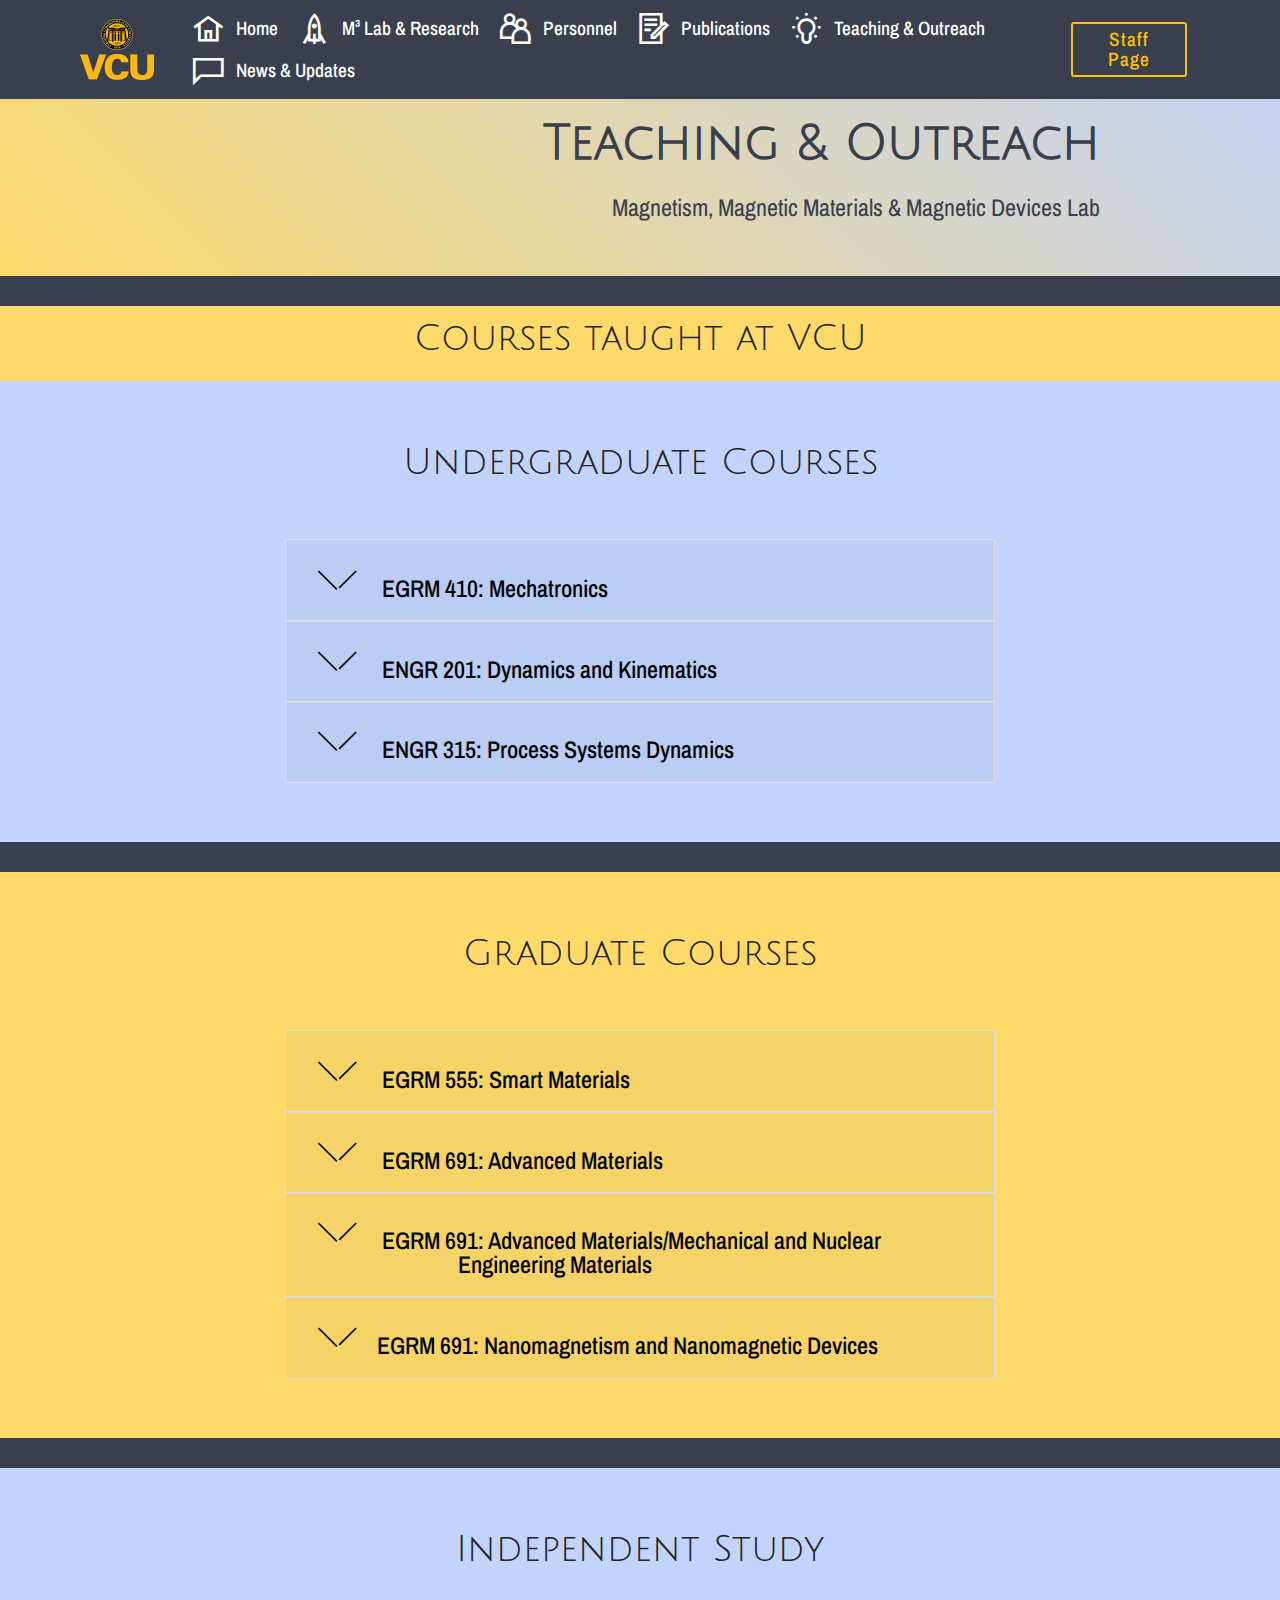
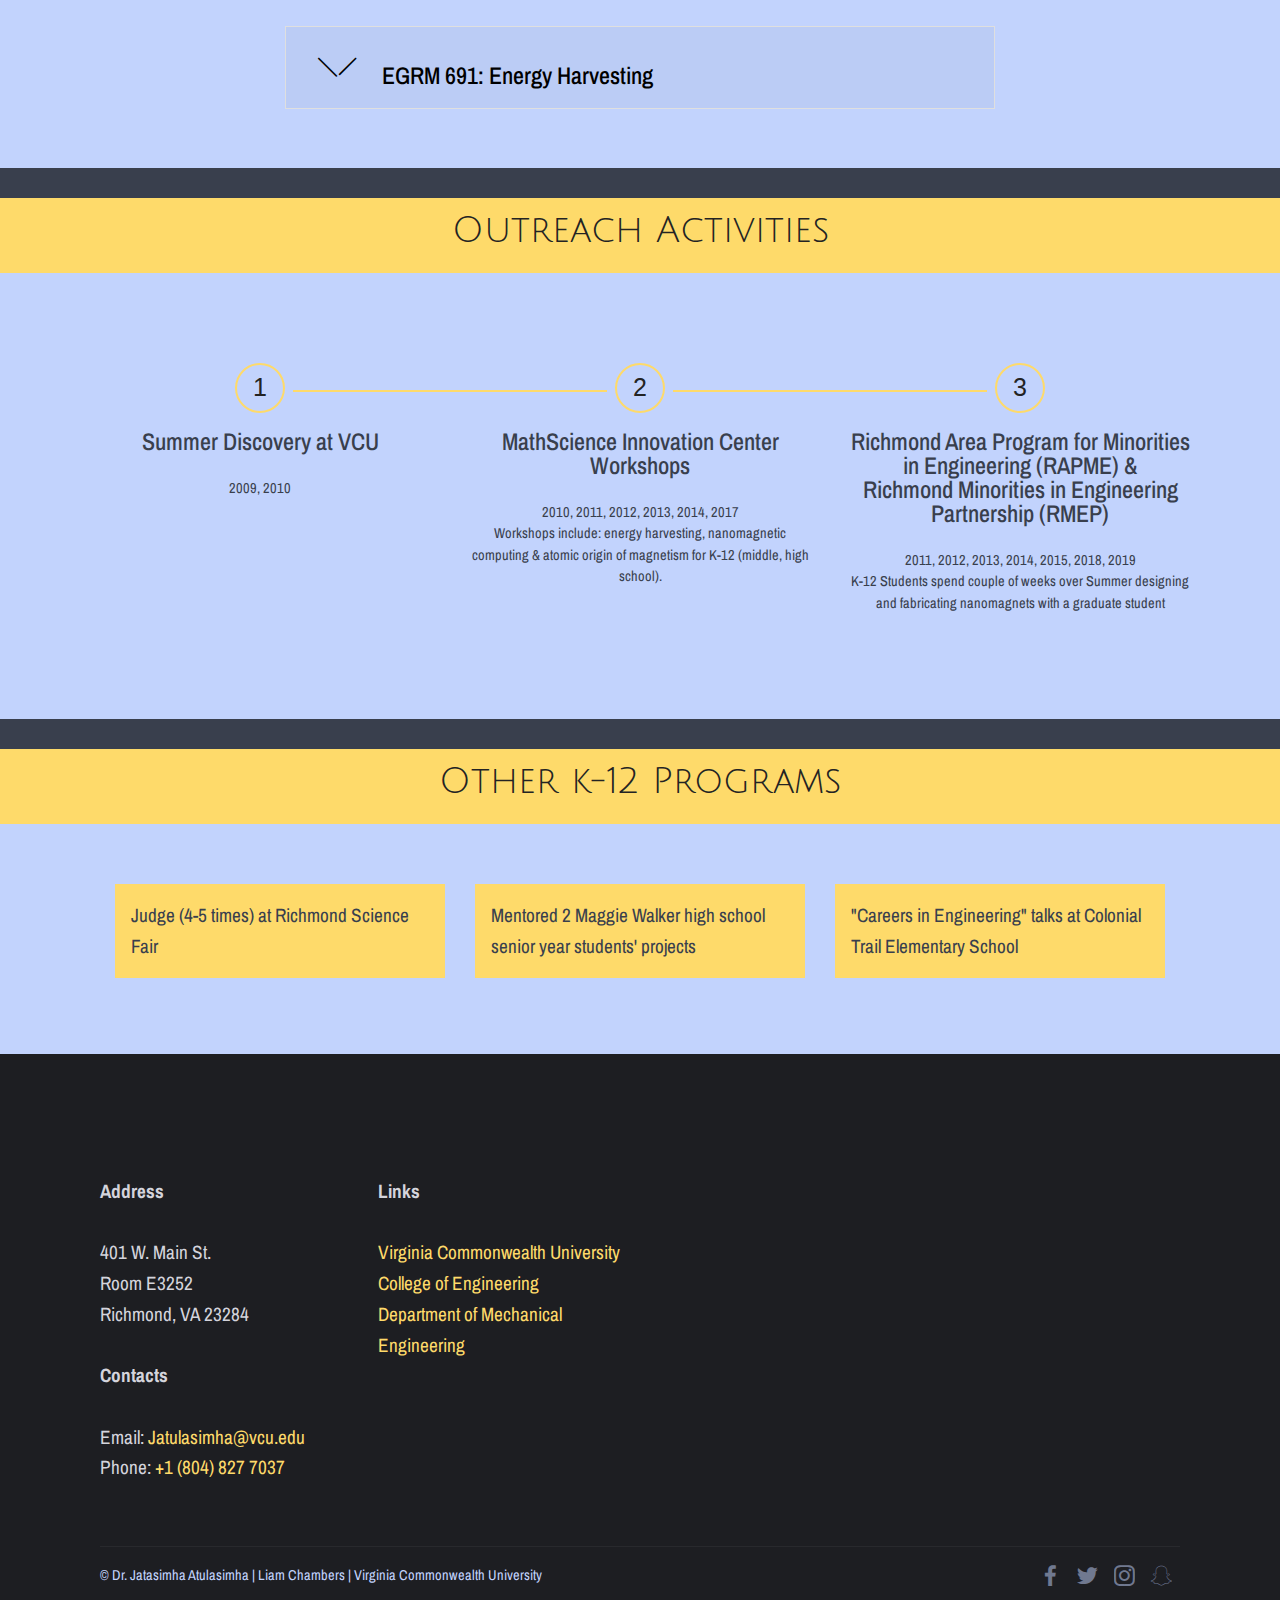
<file: teaching&outreach.html>
<!DOCTYPE html>
<html  >
<head>
  <!-- Site made with Mobirise Website Builder v4.10.5, https://mobirise.com -->
  <meta charset="UTF-8">
  <meta http-equiv="X-UA-Compatible" content="IE=edge">
  <meta name="generator" content="Mobirise v4.10.5, mobirise.com">
  <meta name="viewport" content="width=device-width, initial-scale=1, minimum-scale=1">
  <link rel="shortcut icon" href="assets/images/actual-vertical-148x122.png" type="image/x-icon">
  <meta name="description" content="Teaching & Outreach">
  
  <title>Teaching & Outreach</title>
  <link rel="stylesheet" href="assets/web/assets/mobirise-icons/mobirise-icons.css">
  <link rel="stylesheet" href="assets/web/assets/mobirise-icons2/mobirise2.css">
  <link rel="stylesheet" href="assets/tether/tether.min.css">
  <link rel="stylesheet" href="assets/bootstrap/css/bootstrap.min.css">
  <link rel="stylesheet" href="assets/bootstrap/css/bootstrap-grid.min.css">
  <link rel="stylesheet" href="assets/bootstrap/css/bootstrap-reboot.min.css">
  <link rel="stylesheet" href="assets/socicon/css/styles.css">
  <link rel="stylesheet" href="assets/dropdown/css/style.css">
  <link rel="stylesheet" href="assets/theme/css/style.css">
  <link rel="stylesheet" href="assets/mobirise/css/mbr-additional.css" type="text/css">
  
  
  
</head>
<body>
  <section class="menu cid-rqAKpH7Tl2" once="menu" id="menu1-p">

    

    <nav class="navbar navbar-expand beta-menu navbar-dropdown align-items-center navbar-fixed-top navbar-toggleable-sm">
        <button class="navbar-toggler navbar-toggler-right" type="button" data-toggle="collapse" data-target="#navbarSupportedContent" aria-controls="navbarSupportedContent" aria-expanded="false" aria-label="Toggle navigation">
            <div class="hamburger">
                <span></span>
                <span></span>
                <span></span>
                <span></span>
            </div>
        </button>
        <div class="menu-logo">
            <div class="navbar-brand">
                <span class="navbar-logo">
                    <a href="https://www.vcu.edu/">
                         <img src="assets/images/actual-vertical-148x122.png" alt="Mobirise" title="" style="height: 3.8rem;">
                    </a>
                </span>
                
            </div>
        </div>
        <div class="collapse navbar-collapse" id="navbarSupportedContent">
            <ul class="navbar-nav nav-dropdown" data-app-modern-menu="true"><li class="nav-item">
                    <a class="nav-link link text-white display-4" href="index.html"><span class="mobi-mbri mobi-mbri-home mbr-iconfont mbr-iconfont-btn"></span>
                        
                        Home</a>
                </li><li class="nav-item">
                    <a class="nav-link link text-white display-4" href="mmmlab&research.html"><span class="mobi-mbri mobi-mbri-rocket mbr-iconfont mbr-iconfont-btn"></span>
                        M³ Lab &amp; Research</a>
                </li><li class="nav-item"><a class="nav-link link text-white display-4" href="personnel.html"><span class="mobi-mbri mobi-mbri-users mbr-iconfont mbr-iconfont-btn"></span>
                        
                        Personnel</a></li><li class="nav-item"><a class="nav-link link text-white display-4" href="publications.html"><span class="mobi-mbri mobi-mbri-contact-form mbr-iconfont mbr-iconfont-btn"></span>
                        
                        Publications</a></li><li class="nav-item"><a class="nav-link link text-white display-4" href="teaching&outreach.html" aria-expanded="false"><span class="mobi-mbri mobi-mbri-idea mbr-iconfont mbr-iconfont-btn"></span>Teaching &amp; Outreach</a></li><li class="nav-item"><a class="nav-link link text-white display-4" href="news&updates.html"><span class="mobi-mbri mobi-mbri-chat mbr-iconfont mbr-iconfont-btn"></span>
                        
                        News &amp; Updates</a></li><li class="nav-item"><a class="nav-link link text-white display-4" href="mmmlab&research.html"><br></a></li></ul>
            <div class="navbar-buttons mbr-section-btn"><a class="btn btn-sm btn-primary-outline display-4" href="https://egr.vcu.edu/directory/atulasimha/">
                    
                    Staff Page</a></div>
        </div>
    </nav>
</section>

<section class="engine"><a href="https://mobirise.info/t">free amp templates</a></section><section class="mbr-section info2 cid-rt93VG0fBg" id="info2-1f">

    

    

    <div class="container">
        <div class="row main justify-content-center">
            <div class="media-container-column col-12 col-lg-3 col-md-4">
                
            </div>
            <div class="media-container-column title col-12 col-lg-7 col-md-6">
                <h2 class="align-right mbr-bold mbr-white pb-3 mbr-fonts-style display-1">Teaching &amp; Outreach</h2>
                <h3 class="mbr-section-subtitle align-right mbr-light mbr-white mbr-fonts-style display-5">Magnetism, Magnetic Materials &amp; Magnetic Devices Lab</h3>
            </div>
        </div>
    </div>
</section>

<section once="footers" class="cid-rt93Wewz6Z" id="footer6-1g">

    

    

    <div class="container">
        <div class="media-container-row align-center mbr-white">
            <div class="col-12">
                <p class="mbr-text mb-0 mbr-fonts-style display-7"></p>
            </div>
        </div>
    </div>
</section>

<section class="mbr-section content4 cid-rukTkSwx0G" id="content4-1q">

    

    <div class="container">
        <div class="media-container-row">
            <div class="title col-12 col-md-8">
                <h2 class="align-center pb-3 mbr-fonts-style display-2">Courses taught at VCU</h2>
                
                
            </div>
        </div>
    </div>
</section>

<section class="toggle1 cid-rukWndRNuj" id="toggle1-1r">

    

    
        <div class="container">
            <div class="media-container-row">
                <div class="col-12 col-md-8">
                    <div class="section-head text-center space30">
                       <h2 class="mbr-section-title pb-5 mbr-fonts-style display-2">
                            Undergraduate Courses</h2>
                    </div>
                    <div class="clearfix"></div>
                    <div id="bootstrap-toggle" class="toggle-panel accordionStyles tab-content">
                        <div class="card">
                            <div class="card-header" role="tab" id="headingOne">
                                <a role="button" class="collapsed panel-title text-black" data-toggle="collapse" data-core="" href="#collapse1_11" aria-expanded="false" aria-controls="collapse1">
                                    <h4 class="mbr-fonts-style display-5">
                                        <span class="sign mbr-iconfont mbri-arrow-down inactive"></span>&nbsp; EGRM 410: Mechatronics</h4>
                                </a>
                            </div>
                            <div id="collapse1_11" class="panel-collapse noScroll collapse" role="tabpanel" aria-labelledby="headingOne">
                                <div class="panel-body p-4">
                                    <p class="mbr-fonts-style panel-text display-7"><strong>Senior </strong>Mechanical Engineering Undergraduate course with lab taught at Virginia Commonwealth University (VCU): 
<br><strong>Fall 2008, 2009, 2010, 2011</strong>.&nbsp;</p>
                                </div>
                            </div>
                        </div>
                        <div class="card">
                            <div class="card-header" role="tab" id="headingTwo">
                                <a role="button" class="collapsed panel-title text-black" data-toggle="collapse" data-core="" href="#collapse2_11" aria-expanded="false" aria-controls="collapse2">
                                    <h4 class="mbr-fonts-style display-5">
                                        <span class="sign mbr-iconfont mbri-arrow-down inactive"></span>&nbsp; ENGR 201: Dynamics and Kinematics</h4>
                                </a>

                            </div>
                            <div id="collapse2_11" class="panel-collapse noScroll collapse" role="tabpanel" aria-labelledby="headingTwo">
                                <div class="panel-body p-4">
                                    <p class="mbr-fonts-style panel-text display-7"><strong>Sophmore</strong> Mechanical Engineering undergraduate course taught at Virginia Commonwealth University (VCU): 
<br><strong>Fall 2012, 2013, 2014, 2018, Spring 2013</strong>.</p>
                                </div>
                            </div>
                        </div>
                        <div class="card">
                            <div class="card-header" role="tab" id="headingThree">
                                <a role="button" class="collapsed panel-title text-black" data-toggle="collapse" data-core="" href="#collapse3_11" aria-expanded="false" aria-controls="collapse3">
                                    <h4 class="mbr-fonts-style display-5">
                                        <span class="sign mbr-iconfont mbri-arrow-down inactive"></span>&nbsp; ENGR 315: Process Systems Dynamics</h4>
                                </a>
                            </div>
                            <div id="collapse3_11" class="panel-collapse noScroll collapse" role="tabpanel" aria-labelledby="headingThree">
                                <div class="panel-body p-4">
                                    <p class="mbr-fonts-style panel-text display-7"><strong>Junior </strong>Mechanical Engineering undergraduate course taught at Virginia Commonwealth University (VCU):
<br><strong>Spring 2014, 2015, 2016, 2017, 2018</strong>.</p>
                                </div>
                            </div>
                        </div>
                        
                        
                        
                    </div>
                </div>
            </div>
        </div>
</section>

<section class="mbr-section article content1 cid-rulqzqg6Jr" id="content1-10">
    
     

    <div class="container">
        <div class="media-container-row">
            <div class="mbr-text col-12 mbr-fonts-style display-7 col-md-8"></div>
        </div>
    </div>
</section>

<section class="toggle1 cid-rul104wnHM" id="toggle1-1s">

    

    
        <div class="container">
            <div class="media-container-row">
                <div class="col-12 col-md-8">
                    <div class="section-head text-center space30">
                       <h2 class="mbr-section-title pb-5 mbr-fonts-style display-2">Graduate Courses</h2>
                    </div>
                    <div class="clearfix"></div>
                    <div id="bootstrap-toggle" class="toggle-panel accordionStyles tab-content">
                        <div class="card">
                            <div class="card-header" role="tab" id="headingOne">
                                <a role="button" class="collapsed panel-title text-black" data-toggle="collapse" data-core="" href="#collapse1_13" aria-expanded="false" aria-controls="collapse1">
                                    <h4 class="mbr-fonts-style display-5">
                                        <span class="sign mbr-iconfont mbri-arrow-down inactive"></span>&nbsp; EGRM 555: Smart Materials</h4>
                                </a>
                            </div>
                            <div id="collapse1_13" class="panel-collapse noScroll collapse" role="tabpanel" aria-labelledby="headingOne">
                                <div class="panel-body p-4">
                                    <p class="mbr-fonts-style panel-text display-7">Mechanical Engineering <strong>Graduate</strong> <strong>course</strong> or <strong>Senior Elective</strong> taught at Virginia Commonwealth University (VCU):<br><strong>Spring 2010, 2011, 2016</strong>.<br></p>
                                </div>
                            </div>
                        </div>
                        <div class="card">
                            <div class="card-header" role="tab" id="headingTwo">
                                <a role="button" class="collapsed panel-title text-black" data-toggle="collapse" data-core="" href="#collapse2_13" aria-expanded="false" aria-controls="collapse2">
                                    <h4 class="mbr-fonts-style display-5">
                                        <span class="sign mbr-iconfont mbri-arrow-down inactive"></span>&nbsp; EGRM 691: Advanced Materials</h4>
                                </a>

                            </div>
                            <div id="collapse2_13" class="panel-collapse noScroll collapse" role="tabpanel" aria-labelledby="headingTwo">
                                <div class="panel-body p-4">
                                    <p class="mbr-fonts-style panel-text display-7">Mechanical Engineering <strong>Graduate course</strong> or <strong>Senior Elective</strong> taught at Virginia Commonwealth University (VCU):<br><strong>Spring 2012</strong>.</p>
                                </div>
                            </div>
                        </div>
                        <div class="card">
                            <div class="card-header" role="tab" id="headingThree">
                                <a role="button" class="collapsed panel-title text-black" data-toggle="collapse" data-core="" href="#collapse3_13" aria-expanded="false" aria-controls="collapse3">
                                    <h4 class="mbr-fonts-style display-5">
                                        <span class="sign mbr-iconfont mbri-arrow-down inactive"></span>&nbsp; EGRM 691: Advanced Materials/Mechanical and Nuclear &nbsp; &nbsp; &nbsp; &nbsp; &nbsp; &nbsp; &nbsp; &nbsp; &nbsp; &nbsp; &nbsp; &nbsp; &nbsp; &nbsp; &nbsp; &nbsp; &nbsp; &nbsp; &nbsp; &nbsp; &nbsp; &nbsp; Engineering Materials</h4>
                                </a>
                            </div>
                            <div id="collapse3_13" class="panel-collapse noScroll collapse" role="tabpanel" aria-labelledby="headingThree">
                                <div class="panel-body p-4">
                                    <p class="mbr-fonts-style panel-text display-7">Mechanical Engineering <strong>Graduate course</strong> or <strong>Senior Elective</strong> taught at Virginia Commonwealth University (VCU):<br><strong>Spring 2013</strong>.</p>
                                </div>
                            </div>
                        </div>
                        <div class="card">
                            <div class="card-header" role="tab" id="headingThree">
                                <a role="button" class="collapsed panel-title text-black" data-toggle="collapse" data-core="" href="#collapse4_13" aria-expanded="false" aria-controls="collapse4">
                                    <h4 class="mbr-fonts-style display-5">
                                        <span class="sign mbr-iconfont mbri-arrow-down inactive"></span>&nbsp;EGRM 691: Nanomagnetism and Nanomagnetic Devices</h4>
                                </a>
                            </div>
                            <div id="collapse4_13" class="panel-collapse noScroll collapse" role="tabpanel" aria-labelledby="headingThree">
                                <div class="panel-body p-4">
                                    <p class="mbr-fonts-style panel-text display-7">Mechanical Engineering <strong>Graduate course</strong> or <strong>Senior Elective</strong> taught at Virginia Commonwealth University (VCU):<br><strong>Fall 2015, 2017</strong>.&nbsp;<br></p>
                                </div>
                            </div>
                        </div>
                        
                        
                    </div>
                </div>
            </div>
        </div>
</section>

<section class="mbr-section article content1 cid-rulqyjqHiN" id="content1-z">
    
     

    <div class="container">
        <div class="media-container-row">
            <div class="mbr-text col-12 mbr-fonts-style display-7 col-md-8"></div>
        </div>
    </div>
</section>

<section class="toggle1 cid-rul10ttTzt" id="toggle1-1t">

    

    
        <div class="container">
            <div class="media-container-row">
                <div class="col-12 col-md-8">
                    <div class="section-head text-center space30">
                       <h2 class="mbr-section-title pb-5 mbr-fonts-style display-2">
                            Independent Study</h2>
                    </div>
                    <div class="clearfix"></div>
                    <div id="bootstrap-toggle" class="toggle-panel accordionStyles tab-content">
                        <div class="card">
                            <div class="card-header" role="tab" id="headingOne">
                                <a role="button" class="collapsed panel-title text-black" data-toggle="collapse" data-core="" href="#collapse1_15" aria-expanded="false" aria-controls="collapse1">
                                    <h4 class="mbr-fonts-style display-5">
                                        <span class="sign mbr-iconfont mbri-arrow-down inactive"></span>&nbsp; EGRM 691: Energy Harvesting</h4>
                                </a>
                            </div>
                            <div id="collapse1_15" class="panel-collapse noScroll collapse" role="tabpanel" aria-labelledby="headingOne">
                                <div class="panel-body p-4">
                                    <p class="mbr-fonts-style panel-text display-7">Special Topics course for <strong>graduate</strong> students taught at&nbsp;Virginia Commonwealth University (VCU): <br><strong>Fall 2008</strong>.</p>
                                </div>
                            </div>
                        </div>
                        
                        
                        
                        
                        
                    </div>
                </div>
            </div>
        </div>
</section>

<section class="mbr-section article content1 cid-rul7xwFRP1" id="content1-w">
    
     

    <div class="container">
        <div class="media-container-row">
            <div class="mbr-text col-12 mbr-fonts-style display-7 col-md-8"></div>
        </div>
    </div>
</section>

<section class="mbr-section content4 cid-rulnBTyqAq" id="content4-x">

    

    <div class="container">
        <div class="media-container-row">
            <div class="title col-12 col-md-8">
                <h2 class="align-center pb-3 mbr-fonts-style display-2">Outreach Activities</h2>
                
                
            </div>
        </div>
    </div>
</section>

<section class="step2 cid-rulpl2gBas" id="step2-y">

    

    
    
    <div class="container">
        
        
        <div class="step-container row justify-content-center">
            <div class="card col-12 col-md-4 separline">
                <div class="step-element">
                    <div class="step-wrapper pb-3">
                        <h3 class="step d-flex align-items-center justify-content-center m-auto">
                            1
                        </h3>
                    </div>          
                    <div class="step-text-content align-center">
                        <h4 class="mbr-step-title pb-3 mbr-fonts-style display-5">Summer Discovery at VCU</h4>
                        <p class="mbr-step-text mbr-fonts-style display-7">
                            2009, 2010</p>
                    </div>
                </div>
            </div>

            <div class="card col-12 separline col-md-4">
                <div class="step-element">
                    <div class="step-wrapper pb-3">
                        <h3 class="step d-flex align-items-center justify-content-center m-auto">
                            2
                        </h3>
                    </div>          
                    <div class="step-text-content align-center">
                        <h4 class="mbr-step-title pb-3 mbr-fonts-style display-5">MathScience Innovation Center Workshops</h4>
                        <p class="mbr-step-text mbr-fonts-style display-7">2010, 2011, 2012, 2013, 2014, 2017<br>Workshops include: energy harvesting, nanomagnetic computing &amp; atomic origin of magnetism for K-12 (middle, high school).</p>
                    </div>
                </div>
            </div>

            <div class="card col-md-4 col-12 separline last-child">
                <div class="step-element">
                    <div class="step-wrapper pb-3">
                        <h3 class="step d-flex align-items-center justify-content-center m-auto">
                            3
                        </h3>
                    </div>          
                    <div class="step-text-content align-center">
                        <h4 class="mbr-step-title pb-3 mbr-fonts-style display-5">Richmond Area Program for Minorities in Engineering (RAPME) &amp; <br>Richmond Minorities in Engineering Partnership (RMEP)</h4>
                        <p class="mbr-step-text mbr-fonts-style display-7">
                            2011, 2012, 2013, 2014, 2015, 2018, 2019<br>K-12 Students spend couple of weeks over Summer designing and fabricating nanomagnets with a graduate student</p>
                    </div>
                </div>
            </div>

            
            
            
            
            
            
            
            
            
            
            
        </div>
    </div>
</section>

<section class="mbr-section article content1 cid-rxUoPeTem0" id="content1-5z">
    
     

    <div class="container">
        <div class="media-container-row">
            <div class="mbr-text col-12 mbr-fonts-style display-7 col-md-8"></div>
        </div>
    </div>
</section>

<section class="mbr-section content4 cid-rxUoOoQ2Pc" id="content4-5y">

    

    <div class="container">
        <div class="media-container-row">
            <div class="title col-12 col-md-8">
                <h2 class="align-center pb-3 mbr-fonts-style display-2">Other k-12 Programs</h2>
                
                
            </div>
        </div>
    </div>
</section>

<section class="mbr-section article content14 cid-rxUohSGDrP" id="content14-5v">
      
     

    <div class="container">
        <div class="media-container-row">
            <div class="row col-12 col-md-12">
                <div class="col-12 mbr-text mbr-fonts-style col-md-4 display-4">
                     <p class="p-3">Judge (4-5 times) at Richmond Science Fair</p>
                </div>
                <div class="col-12 mbr-text mbr-fonts-style display-4 col-md-4">
                     <p class="p-3">Mentored 2 Maggie Walker high school senior year students' projects&nbsp;</p>
                </div>
                <div class="col-12 col-md-4 mbr-text mbr-fonts-style display-4">
                     <p class="p-3">"Careers in Engineering" talks at Colonial Trail Elementary School</p>
                </div>
            </div>
        </div>
    </div>
</section>

<section class="cid-rxaD0vnENa" id="footer2-2r">

    

    

    <div class="container">
        <div class="media-container-row content mbr-white">
            <div class="col-12 col-md-3 mbr-fonts-style display-4">
                <p class="mbr-text">
                    <strong><br></strong><br><br><strong>Address</strong>
                    <br>
                    <br>401 W. Main St.<br>Room E3252<br>Richmond, VA 23284<br>
                    <br><strong>Contacts</strong>
                    <br>
                    <br>Email: <a href="mailto:Jatulasimha@vcu.edu" class="text-primary">Jatulasimha@vcu.edu&nbsp;</a><br>Phone: <a href="tel:804-827-7037" class="text-primary">+1 (804) 827 7037</a><a href="tel:804-827-7037" class="text-secondary"><br></a><br></p>
            </div>
            <div class="col-12 col-md-3 mbr-fonts-style display-4">
                <p class="mbr-text"><strong><br></strong><strong><br></strong><strong><br></strong><strong>Links 
</strong><br>
<br><a href="https://www.vcu.edu/">Virginia Commonwealth University </a>
<br><a href="https://egr.vcu.edu/" class="text-primary">College&nbsp;of Engineering 
</a><br><a href="https://egr.vcu.edu/departments/mechanical/">Department of Mechanical Engineering&nbsp;</a></p>
            </div>
            <div class="col-12 col-md-6">
                <div class="google-map"><iframe frameborder="0" style="border:0" src="https://www.google.com/maps/embed?pb=!1m18!1m12!1m3!1d1054.2218870977608!2d-77.44909099429309!3d37.54511693365637!2m3!1f0!2f0!3f0!3m2!1i1024!2i768!4f13.1!3m3!1m2!1s0x89b11140b2d4b5fb%3A0x4ffeee8741d77184!2sVCU+College+Of+Engineering+-+East+Hall!5e0!3m2!1sen!2sus!4v1559693085694!5m2!1sen!2sus" allowfullscreen=""></iframe></div>
            </div>
        </div>
        <div class="footer-lower">
            <div class="media-container-row">
                <div class="col-sm-12">
                    <hr>
                </div>
            </div>
            <div class="media-container-row mbr-white">
                <div class="col-sm-6 copyright">
                    <p class="mbr-text mbr-fonts-style display-7">© Dr. Jatasimha Atulasimha | Liam Chambers | Virginia Commonwealth University</p>
                </div>
                <div class="col-md-6">
                    <div class="social-list align-right">
                        <div class="soc-item">
                            <a href="https://www.facebook.com/virginiacommonwealthuniversity/" target="_blank">
                                <span class="mbr-iconfont mbr-iconfont-social socicon-facebook socicon" style="color: rgb(194, 211, 253); fill: rgb(194, 211, 253);"></span>
                            </a>
                        </div>
                        <div class="soc-item">
                            <a href="https://twitter.com/VCU">
                                <span class="mbr-iconfont mbr-iconfont-social socicon-twitter socicon" style="color: rgb(194, 211, 253); fill: rgb(194, 211, 253);"></span>
                            </a>
                        </div>
                        <div class="soc-item">
                            <a href="http://instagram.com/vcu">
                                <span class="mbr-iconfont mbr-iconfont-social socicon-instagram socicon" style="color: rgb(194, 211, 253); fill: rgb(194, 211, 253);"></span>
                            </a>
                        </div>
                        <div class="soc-item">
                            <a href="https://www.snapchat.com/add/vcu">
                                <span class="mbr-iconfont mbr-iconfont-social socicon-snapchat socicon" style="color: rgb(194, 211, 253); fill: rgb(194, 211, 253);"></span>
                            </a>
                        </div>
                        
                        
                    </div>
                </div>
            </div>
        </div>
    </div>
</section>


  <script src="assets/web/assets/jquery/jquery.min.js"></script>
  <script src="assets/popper/popper.min.js"></script>
  <script src="assets/tether/tether.min.js"></script>
  <script src="assets/bootstrap/js/bootstrap.min.js"></script>
  <script src="assets/touchswipe/jquery.touch-swipe.min.js"></script>
  <script src="assets/mbr-switch-arrow/mbr-switch-arrow.js"></script>
  <script src="assets/smoothscroll/smooth-scroll.js"></script>
  <script src="assets/dropdown/js/nav-dropdown.js"></script>
  <script src="assets/dropdown/js/navbar-dropdown.js"></script>
  <script src="assets/theme/js/script.js"></script>
  
  
</body>
</html>
</file>
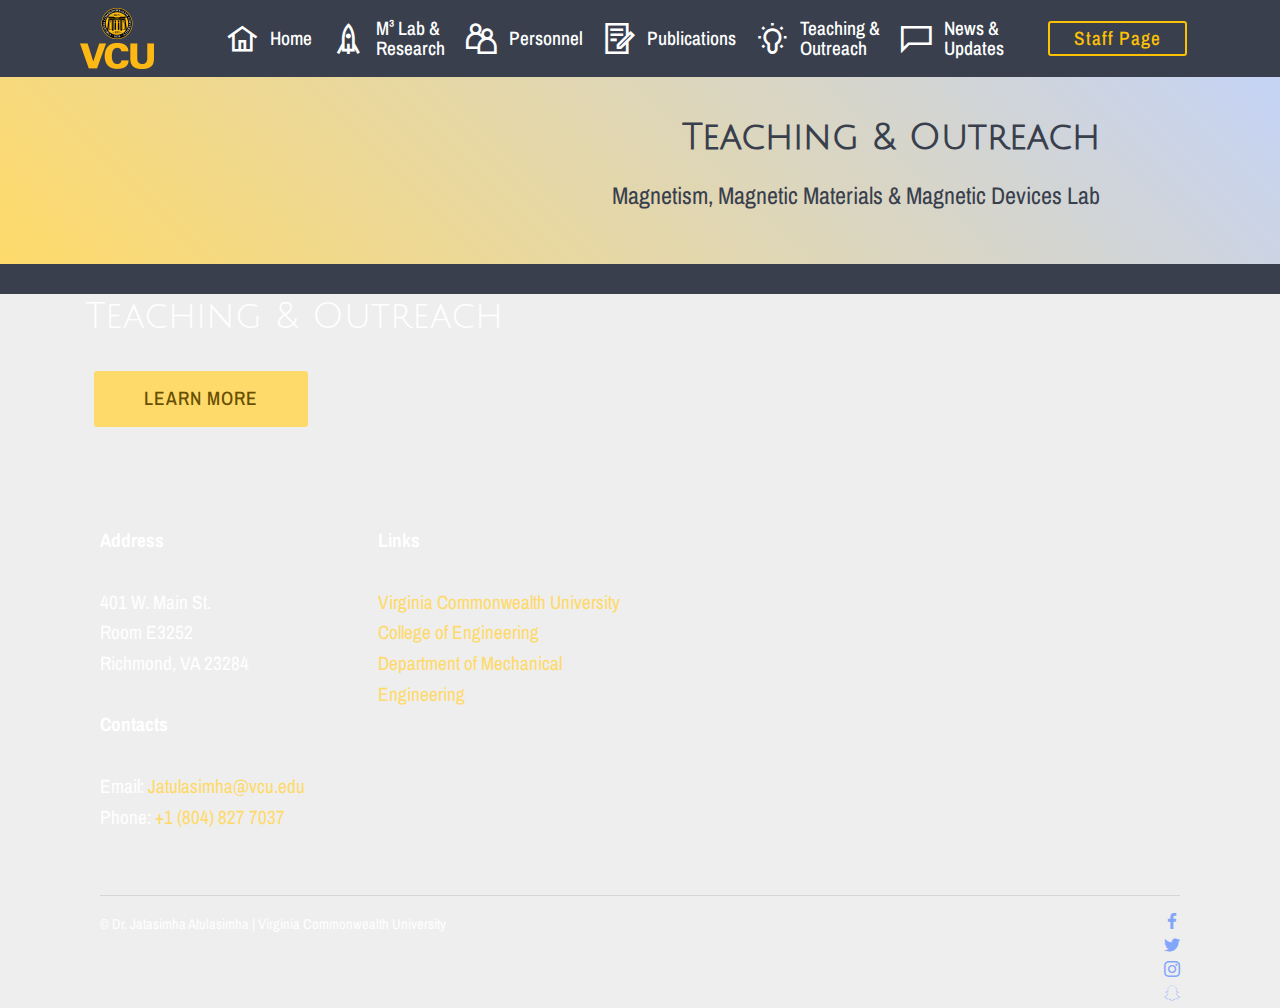
<file: teachingoutreach.html>
<!DOCTYPE html>
<html  >
<head>
  <!-- Site made with Mobirise Website Builder v4.10.0, https://mobirise.com -->
  <meta charset="UTF-8">
  <meta http-equiv="X-UA-Compatible" content="IE=edge">
  <meta name="generator" content="Mobirise v4.10.0, mobirise.com">
  <meta name="viewport" content="width=device-width, initial-scale=1, minimum-scale=1">
  <link rel="shortcut icon" href="assets/images/actual-vertical-148x122.png" type="image/x-icon">
  <meta name="description" content="Teaching & Outreach">
  
  <title>Teaching & Outreach</title>
  <link rel="stylesheet" href="assets/web/assets/mobirise-icons/mobirise-icons.css">
  <link rel="stylesheet" href="assets/web/assets/mobirise-icons2/mobirise2.css">
  <link rel="stylesheet" href="assets/tether/tether.min.css">
  <link rel="stylesheet" href="assets/bootstrap/css/bootstrap.min.css">
  <link rel="stylesheet" href="assets/bootstrap/css/bootstrap-grid.min.css">
  <link rel="stylesheet" href="assets/bootstrap/css/bootstrap-reboot.min.css">
  <link rel="stylesheet" href="assets/dropdown/css/style.css">
  <link rel="stylesheet" href="assets/socicon/css/styles.css">
  <link rel="stylesheet" href="assets/theme/css/style.css">
  <link rel="stylesheet" href="assets/mobirise/css/mbr-additional.css" type="text/css">
  
  
  
</head>
<body>
  <section class="menu cid-rqAKpH7Tl2" once="menu" id="menu1-p">

    

    <nav class="navbar navbar-expand beta-menu navbar-dropdown align-items-center navbar-fixed-top navbar-toggleable-sm">
        <button class="navbar-toggler navbar-toggler-right" type="button" data-toggle="collapse" data-target="#navbarSupportedContent" aria-controls="navbarSupportedContent" aria-expanded="false" aria-label="Toggle navigation">
            <div class="hamburger">
                <span></span>
                <span></span>
                <span></span>
                <span></span>
            </div>
        </button>
        <div class="menu-logo">
            <div class="navbar-brand">
                <span class="navbar-logo">
                    <a href="https://www.vcu.edu/">
                         <img src="assets/images/actual-vertical-148x122.png" alt="Mobirise" title="" style="height: 3.8rem;">
                    </a>
                </span>
                
            </div>
        </div>
        <div class="collapse navbar-collapse" id="navbarSupportedContent">
            <ul class="navbar-nav nav-dropdown" data-app-modern-menu="true"><li class="nav-item">
                    <a class="nav-link link text-white display-4" href="home.html"><span class="mobi-mbri mobi-mbri-home mbr-iconfont mbr-iconfont-btn"></span>
                        
                        Home</a>
                </li><li class="nav-item">
                    <a class="nav-link link text-white display-4" href="mmmlab&research.html"><span class="mobi-mbri mobi-mbri-rocket mbr-iconfont mbr-iconfont-btn"></span>
                        M³ Lab &amp;<br> Research</a>
                </li><li class="nav-item"><a class="nav-link link text-white display-4" href="personnel.html"><span class="mobi-mbri mobi-mbri-users mbr-iconfont mbr-iconfont-btn"></span>
                        
                        Personnel</a></li><li class="nav-item"><a class="nav-link link text-white display-4" href="publications.html"><span class="mobi-mbri mobi-mbri-contact-form mbr-iconfont mbr-iconfont-btn"></span>
                        
                        Publications</a></li><li class="nav-item"><a class="nav-link link text-white display-4" href="teaching&outreach.html" aria-expanded="false"><span class="mobi-mbri mobi-mbri-idea mbr-iconfont mbr-iconfont-btn"></span>Teaching &amp;<br> Outreach</a></li><li class="nav-item"><a class="nav-link link text-white display-4" href="newsupdates.html"><span class="mobi-mbri mobi-mbri-chat mbr-iconfont mbr-iconfont-btn"></span>
                        
                        News &amp;<br>Updates</a></li><li class="nav-item"><a class="nav-link link text-white display-4" href="mmmlab&research.html"><br></a></li></ul>
            <div class="navbar-buttons mbr-section-btn"><a class="btn btn-sm btn-primary-outline display-4" href="https://egr.vcu.edu/directory/atulasimha/">
                    
                    Staff Page</a></div>
        </div>
    </nav>
</section>

<section class="engine"><a href="https://mobirise.info/c">web builder</a></section><section class="mbr-section info2 cid-rt93VG0fBg" id="info2-1f">

    

    

    <div class="container">
        <div class="row main justify-content-center">
            <div class="media-container-column col-12 col-lg-3 col-md-4">
                
            </div>
            <div class="media-container-column title col-12 col-lg-7 col-md-6">
                <h2 class="align-right mbr-bold mbr-white pb-3 mbr-fonts-style display-2">Teaching &amp; Outreach</h2>
                <h3 class="mbr-section-subtitle align-right mbr-light mbr-white mbr-fonts-style display-5">Magnetism, Magnetic Materials &amp; Magnetic Devices Lab</h3>
            </div>
        </div>
    </div>
</section>

<section once="footers" class="cid-rt93Wewz6Z" id="footer6-1g">

    

    

    <div class="container">
        <div class="media-container-row align-center mbr-white">
            <div class="col-12">
                <p class="mbr-text mb-0 mbr-fonts-style display-7"></p>
            </div>
        </div>
    </div>
</section>

<section class="header9 cid-rt93WOTpds" id="header9-1h">

    

    

    <div class="container">
        <div class="media-container-column mbr-white">
            
            <h3 class="mbr-section-subtitle align-left mbr-light pb-3 mbr-fonts-style display-2">
                Teaching &amp; Outreach</h3>
            
            <div class="mbr-section-btn align-left"><a class="btn btn-md btn-primary display-4" href="https://mobirise.co">LEARN MORE</a></div>
        </div>
    </div>

    
</section>

<section class="cid-rt93Xe6TOC" id="footer2-1i">

    

    

    <div class="container">
        <div class="media-container-row content mbr-white">
            <div class="col-12 col-md-3 mbr-fonts-style display-4">
                <p class="mbr-text">
                    <strong><br></strong><br><br><strong>Address</strong>
                    <br>
                    <br>401 W. Main St.<br>Room E3252<br>Richmond, VA 23284<br>
                    <br><strong>Contacts</strong>
                    <br>
                    <br>Email: <a href="mailto:Jatulasimha@vcu.edu" class="text-primary">Jatulasimha@vcu.edu&nbsp;</a><br>Phone: <a href="tel:804-827-7037" class="text-primary">+1 (804) 827 7037</a><a href="tel:804-827-7037" class="text-secondary"><br></a><br></p>
            </div>
            <div class="col-12 col-md-3 mbr-fonts-style display-4">
                <p class="mbr-text"><strong><br></strong><strong><br></strong><strong><br></strong><strong>Links 
</strong><br>
<br><a href="https://www.vcu.edu/">Virginia Commonwealth University </a>
<br><a href="https://egr.vcu.edu/" class="text-primary">College&nbsp;of Engineering 
</a><br><a href="https://egr.vcu.edu/departments/mechanical/">Department of Mechanical Engineering&nbsp;</a></p>
            </div>
            <div class="col-12 col-md-6">
                <div class="google-map"><iframe frameborder="0" style="border:0" src="https://www.google.com/maps/embed?pb=!1m18!1m12!1m3!1d1054.2218870977608!2d-77.44909099429309!3d37.54511693365637!2m3!1f0!2f0!3f0!3m2!1i1024!2i768!4f13.1!3m3!1m2!1s0x89b11140b2d4b5fb%3A0x4ffeee8741d77184!2sVCU+College+Of+Engineering+-+East+Hall!5e0!3m2!1sen!2sus!4v1559693085694!5m2!1sen!2sus" allowfullscreen=""></iframe></div>
            </div>
        </div>
        <div class="footer-lower">
            <div class="media-container-row">
                <div class="col-sm-12">
                    <hr>
                </div>
            </div>
            <div class="media-container-row mbr-white">
                <div class="col-sm-6 copyright">
                    <p class="mbr-text mbr-fonts-style display-7">© Dr. Jatasimha Atulasimha | Virginia Commonwealth University</p>
                </div>
                <div class="col-md-6">
                    <div class="social-list align-right">
                        <div class="soc-item">
                            <a href="https://twitter.com/mobirise" target="_blank">
                                <span class="mbr-iconfont mbr-iconfont-social socicon-facebook socicon" style="color: rgb(132, 166, 250); fill: rgb(132, 166, 250);"></span>
                            </a>
                        </div>
                        <div class="soc-item">
                            <a href="https://twitter.com/VCU">
                                <span class="mbr-iconfont mbr-iconfont-social socicon-twitter socicon" style="color: rgb(132, 166, 250); fill: rgb(132, 166, 250);"></span>
                            </a>
                        </div>
                        <div class="soc-item">
                            <a href="http://instagram.com/vcu">
                                <span class="mbr-iconfont mbr-iconfont-social socicon-instagram socicon" style="color: rgb(132, 166, 250); fill: rgb(132, 166, 250);"></span>
                            </a>
                        </div>
                        <div class="soc-item">
                            <a href="https://www.snapchat.com/add/vcu">
                                <span class="mbr-iconfont mbr-iconfont-social socicon-snapchat socicon" style="color: rgb(132, 166, 250); fill: rgb(132, 166, 250);"></span>
                            </a>
                        </div>
                        
                        
                    </div>
                </div>
            </div>
        </div>
    </div>
</section>


  <script src="assets/web/assets/jquery/jquery.min.js"></script>
  <script src="assets/popper/popper.min.js"></script>
  <script src="assets/tether/tether.min.js"></script>
  <script src="assets/bootstrap/js/bootstrap.min.js"></script>
  <script src="assets/dropdown/js/script.min.js"></script>
  <script src="assets/touchswipe/jquery.touch-swipe.min.js"></script>
  <script src="assets/smoothscroll/smooth-scroll.js"></script>
  <script src="assets/theme/js/script.js"></script>
  
  
</body>
</html>
</file>
<file: assets/web/assets/mobirise-icons/mobirise-icons.css>
@font-face {
  font-family: 'MobiriseIcons';
  src:  url('mobirise-icons.eot?spat4u');
  src:  url('mobirise-icons.eot?spat4u#iefix') format('embedded-opentype'),
    url('mobirise-icons.ttf?spat4u') format('truetype'),
    url('mobirise-icons.woff?spat4u') format('woff'),
    url('mobirise-icons.svg?spat4u#MobiriseIcons') format('svg');
  font-weight: normal;
  font-style: normal;
}

[class^="mbri-"], [class*=" mbri-"] {
  /* use !important to prevent issues with browser extensions that change fonts */
  font-family: MobiriseIcons !important;
  speak: none;
  font-style: normal;
  font-weight: normal;
  font-variant: normal;
  text-transform: none;
  line-height: 1;

  /* Better Font Rendering =========== */
  -webkit-font-smoothing: antialiased;
  -moz-osx-font-smoothing: grayscale;
}

.mbri-add-submenu:before {
  content: "\e900";
}
.mbri-alert:before {
  content: "\e901";
}
.mbri-align-center:before {
  content: "\e902";
}
.mbri-align-justify:before {
  content: "\e903";
}
.mbri-align-left:before {
  content: "\e904";
}
.mbri-align-right:before {
  content: "\e905";
}
.mbri-android:before {
  content: "\e906";
}
.mbri-apple:before {
  content: "\e907";
}
.mbri-arrow-down:before {
  content: "\e908";
}
.mbri-arrow-next:before {
  content: "\e909";
}
.mbri-arrow-prev:before {
  content: "\e90a";
}
.mbri-arrow-up:before {
  content: "\e90b";
}
.mbri-bold:before {
  content: "\e90c";
}
.mbri-bookmark:before {
  content: "\e90d";
}
.mbri-bootstrap:before {
  content: "\e90e";
}
.mbri-briefcase:before {
  content: "\e90f";
}
.mbri-browse:before {
  content: "\e910";
}
.mbri-bulleted-list:before {
  content: "\e911";
}
.mbri-calendar:before {
  content: "\e912";
}
.mbri-camera:before {
  content: "\e913";
}
.mbri-cart-add:before {
  content: "\e914";
}
.mbri-cart-full:before {
  content: "\e915";
}
.mbri-cash:before {
  content: "\e916";
}
.mbri-change-style:before {
  content: "\e917";
}
.mbri-chat:before {
  content: "\e918";
}
.mbri-clock:before {
  content: "\e919";
}
.mbri-close:before {
  content: "\e91a";
}
.mbri-cloud:before {
  content: "\e91b";
}
.mbri-code:before {
  content: "\e91c";
}
.mbri-contact-form:before {
  content: "\e91d";
}
.mbri-credit-card:before {
  content: "\e91e";
}
.mbri-cursor-click:before {
  content: "\e91f";
}
.mbri-cust-feedback:before {
  content: "\e920";
}
.mbri-database:before {
  content: "\e921";
}
.mbri-delivery:before {
  content: "\e922";
}
.mbri-desktop:before {
  content: "\e923";
}
.mbri-devices:before {
  content: "\e924";
}
.mbri-down:before {
  content: "\e925";
}
.mbri-download:before {
  content: "\e989";
}
.mbri-drag-n-drop:before {
  content: "\e927";
}
.mbri-drag-n-drop2:before {
  content: "\e928";
}
.mbri-edit:before {
  content: "\e929";
}
.mbri-edit2:before {
  content: "\e92a";
}
.mbri-error:before {
  content: "\e92b";
}
.mbri-extension:before {
  content: "\e92c";
}
.mbri-features:before {
  content: "\e92d";
}
.mbri-file:before {
  content: "\e92e";
}
.mbri-flag:before {
  content: "\e92f";
}
.mbri-folder:before {
  content: "\e930";
}
.mbri-gift:before {
  content: "\e931";
}
.mbri-github:before {
  content: "\e932";
}
.mbri-globe:before {
  content: "\e933";
}
.mbri-globe-2:before {
  content: "\e934";
}
.mbri-growing-chart:before {
  content: "\e935";
}
.mbri-hearth:before {
  content: "\e936";
}
.mbri-help:before {
  content: "\e937";
}
.mbri-home:before {
  content: "\e938";
}
.mbri-hot-cup:before {
  content: "\e939";
}
.mbri-idea:before {
  content: "\e93a";
}
.mbri-image-gallery:before {
  content: "\e93b";
}
.mbri-image-slider:before {
  content: "\e93c";
}
.mbri-info:before {
  content: "\e93d";
}
.mbri-italic:before {
  content: "\e93e";
}
.mbri-key:before {
  content: "\e93f";
}
.mbri-laptop:before {
  content: "\e940";
}
.mbri-layers:before {
  content: "\e941";
}
.mbri-left-right:before {
  content: "\e942";
}
.mbri-left:before {
  content: "\e943";
}
.mbri-letter:before {
  content: "\e944";
}
.mbri-like:before {
  content: "\e945";
}
.mbri-link:before {
  content: "\e946";
}
.mbri-lock:before {
  content: "\e947";
}
.mbri-login:before {
  content: "\e948";
}
.mbri-logout:before {
  content: "\e949";
}
.mbri-magic-stick:before {
  content: "\e94a";
}
.mbri-map-pin:before {
  content: "\e94b";
}
.mbri-menu:before {
  content: "\e94c";
}
.mbri-mobile:before {
  content: "\e94d";
}
.mbri-mobile2:before {
  content: "\e94e";
}
.mbri-mobirise:before {
  content: "\e94f";
}
.mbri-more-horizontal:before {
  content: "\e950";
}
.mbri-more-vertical:before {
  content: "\e951";
}
.mbri-music:before {
  content: "\e952";
}
.mbri-new-file:before {
  content: "\e953";
}
.mbri-numbered-list:before {
  content: "\e954";
}
.mbri-opened-folder:before {
  content: "\e955";
}
.mbri-pages:before {
  content: "\e956";
}
.mbri-paper-plane:before {
  content: "\e957";
}
.mbri-paperclip:before {
  content: "\e958";
}
.mbri-photo:before {
  content: "\e959";
}
.mbri-photos:before {
  content: "\e95a";
}
.mbri-pin:before {
  content: "\e95b";
}
.mbri-play:before {
  content: "\e95c";
}
.mbri-plus:before {
  content: "\e95d";
}
.mbri-preview:before {
  content: "\e95e";
}
.mbri-print:before {
  content: "\e95f";
}
.mbri-protect:before {
  content: "\e960";
}
.mbri-question:before {
  content: "\e961";
}
.mbri-quote-left:before {
  content: "\e962";
}
.mbri-quote-right:before {
  content: "\e963";
}
.mbri-refresh:before {
  content: "\e964";
}
.mbri-responsive:before {
  content: "\e965";
}
.mbri-right:before {
  content: "\e966";
}
.mbri-rocket:before {
  content: "\e967";
}
.mbri-sad-face:before {
  content: "\e968";
}
.mbri-sale:before {
  content: "\e969";
}
.mbri-save:before {
  content: "\e96a";
}
.mbri-search:before {
  content: "\e96b";
}
.mbri-setting:before {
  content: "\e96c";
}
.mbri-setting2:before {
  content: "\e96d";
}
.mbri-setting3:before {
  content: "\e96e";
}
.mbri-share:before {
  content: "\e96f";
}
.mbri-shopping-bag:before {
  content: "\e970";
}
.mbri-shopping-basket:before {
  content: "\e971";
}
.mbri-shopping-cart:before {
  content: "\e972";
}
.mbri-sites:before {
  content: "\e973";
}
.mbri-smile-face:before {
  content: "\e974";
}
.mbri-speed:before {
  content: "\e975";
}
.mbri-star:before {
  content: "\e976";
}
.mbri-success:before {
  content: "\e977";
}
.mbri-sun:before {
  content: "\e978";
}
.mbri-sun2:before {
  content: "\e979";
}
.mbri-tablet:before {
  content: "\e97a";
}
.mbri-tablet-vertical:before {
  content: "\e97b";
}
.mbri-target:before {
  content: "\e97c";
}
.mbri-timer:before {
  content: "\e97d";
}
.mbri-to-ftp:before {
  content: "\e97e";
}
.mbri-to-local-drive:before {
  content: "\e97f";
}
.mbri-touch-swipe:before {
  content: "\e980";
}
.mbri-touch:before {
  content: "\e981";
}
.mbri-trash:before {
  content: "\e982";
}
.mbri-underline:before {
  content: "\e983";
}
.mbri-unlink:before {
  content: "\e984";
}
.mbri-unlock:before {
  content: "\e985";
}
.mbri-up-down:before {
  content: "\e986";
}
.mbri-up:before {
  content: "\e987";
}
.mbri-update:before {
  content: "\e988";
}
.mbri-upload:before {
 content: "\e926"; 
}
.mbri-user:before {
  content: "\e98a";
}
.mbri-user2:before {
  content: "\e98b";
}
.mbri-users:before {
  content: "\e98c";
}
.mbri-video:before {
  content: "\e98d";
}
.mbri-video-play:before {
  content: "\e98e";
}
.mbri-watch:before {
  content: "\e98f";
}
.mbri-website-theme:before {
  content: "\e990";
}
.mbri-wifi:before {
  content: "\e991";
}
.mbri-windows:before {
  content: "\e992";
}
.mbri-zoom-out:before {
  content: "\e993";
}
.mbri-redo:before {
  content: "\e994";
}
.mbri-undo:before {
  content: "\e995";
}
</file>
<file: assets/web/assets/mobirise-icons2/mobirise2.css>
@font-face {
  font-family: 'Moririse2';
  src:  url('mobirise2.eot?f2bix4');
  src:  url('mobirise2.eot?f2bix4#iefix') format('embedded-opentype'),
    url('mobirise2.ttf?f2bix4') format('truetype'),
    url('mobirise2.woff?f2bix4') format('woff'),
    url('mobirise2.svg?f2bix4#mobirise2') format('svg');
  font-weight: normal;
  font-style: normal;
}

[class^="mobi-"], [class*=" mobi-"] {
  /* use !important to prevent issues with browser extensions that change fonts */
  font-family: 'Moririse2' !important;
  speak: none;
  font-style: normal;
  font-weight: normal;
  font-variant: normal;
  text-transform: none;
  line-height: 1;

  /* Better Font Rendering =========== */
  -webkit-font-smoothing: antialiased;
  -moz-osx-font-smoothing: grayscale;
}

.mobi-mbri-add-submenu:before {
  content: "\e900";
}
.mobi-mbri-alert:before {
  content: "\e901";
}
.mobi-mbri-align-center:before {
  content: "\e902";
}
.mobi-mbri-align-justify:before {
  content: "\e903";
}
.mobi-mbri-align-left:before {
  content: "\e904";
}
.mobi-mbri-align-right:before {
  content: "\e905";
}
.mobi-mbri-android:before {
  content: "\e906";
}
.mobi-mbri-apple:before {
  content: "\e907";
}
.mobi-mbri-arrow-down:before {
  content: "\e908";
}
.mobi-mbri-arrow-next:before {
  content: "\e909";
}
.mobi-mbri-arrow-prev:before {
  content: "\e90a";
}
.mobi-mbri-arrow-up:before {
  content: "\e90b";
}
.mobi-mbri-bold:before {
  content: "\e90c";
}
.mobi-mbri-bookmark:before {
  content: "\e90d";
}
.mobi-mbri-bootstrap:before {
  content: "\e90e";
}
.mobi-mbri-briefcase:before {
  content: "\e90f";
}
.mobi-mbri-browse:before {
  content: "\e910";
}
.mobi-mbri-bulleted-list:before {
  content: "\e911";
}
.mobi-mbri-calendar:before {
  content: "\e912";
}
.mobi-mbri-camera:before {
  content: "\e913";
}
.mobi-mbri-cart-add:before {
  content: "\e914";
}
.mobi-mbri-cart-full:before {
  content: "\e915";
}
.mobi-mbri-cash:before {
  content: "\e916";
}
.mobi-mbri-change-style:before {
  content: "\e917";
}
.mobi-mbri-chat:before {
  content: "\e918";
}
.mobi-mbri-clock:before {
  content: "\e919";
}
.mobi-mbri-close:before {
  content: "\e91a";
}
.mobi-mbri-cloud:before {
  content: "\e91b";
}
.mobi-mbri-code:before {
  content: "\e91c";
}
.mobi-mbri-contact-form:before {
  content: "\e91d";
}
.mobi-mbri-credit-card:before {
  content: "\e91e";
}
.mobi-mbri-cursor-click:before {
  content: "\e91f";
}
.mobi-mbri-cust-feedback:before {
  content: "\e920";
}
.mobi-mbri-database:before {
  content: "\e921";
}
.mobi-mbri-delivery:before {
  content: "\e922";
}
.mobi-mbri-desktop:before {
  content: "\e923";
}
.mobi-mbri-devices:before {
  content: "\e924";
}
.mobi-mbri-down:before {
  content: "\e925";
}
.mobi-mbri-download-2:before {
  content: "\e926";
}
.mobi-mbri-download:before {
  content: "\e927";
}
.mobi-mbri-drag-n-drop-2:before {
  content: "\e928";
}
.mobi-mbri-drag-n-drop:before {
  content: "\e929";
}
.mobi-mbri-edit-2:before {
  content: "\e92a";
}
.mobi-mbri-edit:before {
  content: "\e92b";
}
.mobi-mbri-error:before {
  content: "\e92c";
}
.mobi-mbri-extension:before {
  content: "\e92d";
}
.mobi-mbri-features:before {
  content: "\e92e";
}
.mobi-mbri-file:before {
  content: "\e92f";
}
.mobi-mbri-flag:before {
  content: "\e930";
}
.mobi-mbri-folder:before {
  content: "\e931";
}
.mobi-mbri-gift:before {
  content: "\e932";
}
.mobi-mbri-github:before {
  content: "\e933";
}
.mobi-mbri-globe-2:before {
  content: "\e934";
}
.mobi-mbri-globe:before {
  content: "\e935";
}
.mobi-mbri-growing-chart:before {
  content: "\e936";
}
.mobi-mbri-hearth:before {
  content: "\e937";
}
.mobi-mbri-help:before {
  content: "\e938";
}
.mobi-mbri-home:before {
  content: "\e939";
}
.mobi-mbri-hot-cup:before {
  content: "\e93a";
}
.mobi-mbri-idea:before {
  content: "\e93b";
}
.mobi-mbri-image-gallery:before {
  content: "\e93c";
}
.mobi-mbri-image-slider:before {
  content: "\e93d";
}
.mobi-mbri-info:before {
  content: "\e93e";
}
.mobi-mbri-italic:before {
  content: "\e93f";
}
.mobi-mbri-key:before {
  content: "\e940";
}
.mobi-mbri-laptop:before {
  content: "\e941";
}
.mobi-mbri-layers:before {
  content: "\e942";
}
.mobi-mbri-left-right:before {
  content: "\e943";
}
.mobi-mbri-left:before {
  content: "\e944";
}
.mobi-mbri-letter:before {
  content: "\e945";
}
.mobi-mbri-like:before {
  content: "\e946";
}
.mobi-mbri-link:before {
  content: "\e947";
}
.mobi-mbri-lock:before {
  content: "\e948";
}
.mobi-mbri-login:before {
  content: "\e949";
}
.mobi-mbri-logout:before {
  content: "\e94a";
}
.mobi-mbri-magic-stick:before {
  content: "\e94b";
}
.mobi-mbri-map-pin:before {
  content: "\e94c";
}
.mobi-mbri-menu:before {
  content: "\e94d";
}
.mobi-mbri-mobile-2:before {
  content: "\e94e";
}
.mobi-mbri-mobile-horizontal:before {
  content: "\e94f";
}
.mobi-mbri-mobile:before {
  content: "\e950";
}
.mobi-mbri-mobirise:before {
  content: "\e951";
}
.mobi-mbri-more-horizontal:before {
  content: "\e952";
}
.mobi-mbri-more-vertical:before {
  content: "\e953";
}
.mobi-mbri-music:before {
  content: "\e954";
}
.mobi-mbri-new-file:before {
  content: "\e955";
}
.mobi-mbri-numbered-list:before {
  content: "\e956";
}
.mobi-mbri-opened-folder:before {
  content: "\e957";
}
.mobi-mbri-pages:before {
  content: "\e958";
}
.mobi-mbri-paper-plane:before {
  content: "\e959";
}
.mobi-mbri-paperclip:before {
  content: "\e95a";
}
.mobi-mbri-phone:before {
  content: "\e95b";
}
.mobi-mbri-photo:before {
  content: "\e95c";
}
.mobi-mbri-photos:before {
  content: "\e95d";
}
.mobi-mbri-pin:before {
  content: "\e95e";
}
.mobi-mbri-play:before {
  content: "\e95f";
}
.mobi-mbri-plus:before {
  content: "\e960";
}
.mobi-mbri-preview:before {
  content: "\e961";
}
.mobi-mbri-print:before {
  content: "\e962";
}
.mobi-mbri-protect:before {
  content: "\e963";
}
.mobi-mbri-question:before {
  content: "\e964";
}
.mobi-mbri-quote-left:before {
  content: "\e965";
}
.mobi-mbri-quote-right:before {
  content: "\e966";
}
.mobi-mbri-redo:before {
  content: "\e967";
}
.mobi-mbri-refresh:before {
  content: "\e968";
}
.mobi-mbri-responsive-2:before {
  content: "\e969";
}
.mobi-mbri-responsive:before {
  content: "\e96a";
}
.mobi-mbri-right:before {
  content: "\e96b";
}
.mobi-mbri-rocket:before {
  content: "\e96c";
}
.mobi-mbri-sad-face:before {
  content: "\e96d";
}
.mobi-mbri-sale:before {
  content: "\e96e";
}
.mobi-mbri-save:before {
  content: "\e96f";
}
.mobi-mbri-search:before {
  content: "\e970";
}
.mobi-mbri-setting-2:before {
  content: "\e971";
}
.mobi-mbri-setting-3:before {
  content: "\e972";
}
.mobi-mbri-setting:before {
  content: "\e973";
}
.mobi-mbri-share:before {
  content: "\e974";
}
.mobi-mbri-shopping-bag:before {
  content: "\e975";
}
.mobi-mbri-shopping-basket:before {
  content: "\e976";
}
.mobi-mbri-shopping-cart:before {
  content: "\e977";
}
.mobi-mbri-sites:before {
  content: "\e978";
}
.mobi-mbri-smile-face:before {
  content: "\e979";
}
.mobi-mbri-speed:before {
  content: "\e97a";
}
.mobi-mbri-star:before {
  content: "\e97b";
}
.mobi-mbri-success:before {
  content: "\e97c";
}
.mobi-mbri-sun:before {
  content: "\e97d";
}
.mobi-mbri-sun2:before {
  content: "\e97e";
}
.mobi-mbri-tablet-vertical:before {
  content: "\e97f";
}
.mobi-mbri-tablet:before {
  content: "\e980";
}
.mobi-mbri-target:before {
  content: "\e981";
}
.mobi-mbri-timer:before {
  content: "\e982";
}
.mobi-mbri-to-ftp:before {
  content: "\e983";
}
.mobi-mbri-to-local-drive:before {
  content: "\e984";
}
.mobi-mbri-touch-swipe:before {
  content: "\e985";
}
.mobi-mbri-touch:before {
  content: "\e986";
}
.mobi-mbri-trash:before {
  content: "\e987";
}
.mobi-mbri-underline:before {
  content: "\e988";
}
.mobi-mbri-undo:before {
  content: "\e989";
}
.mobi-mbri-unlink:before {
  content: "\e98a";
}
.mobi-mbri-unlock:before {
  content: "\e98b";
}
.mobi-mbri-up-down:before {
  content: "\e98c";
}
.mobi-mbri-up:before {
  content: "\e98d";
}
.mobi-mbri-update:before {
  content: "\e98e";
}
.mobi-mbri-upload-2:before {
  content: "\e98f";
}
.mobi-mbri-upload:before {
  content: "\e990";
}
.mobi-mbri-user-2:before {
  content: "\e991";
}
.mobi-mbri-user:before {
  content: "\e992";
}
.mobi-mbri-users:before {
  content: "\e993";
}
.mobi-mbri-video-play:before {
  content: "\e994";
}
.mobi-mbri-video:before {
  content: "\e995";
}
.mobi-mbri-watch:before {
  content: "\e996";
}
.mobi-mbri-website-theme-2:before {
  content: "\e997";
}
.mobi-mbri-website-theme:before {
  content: "\e998";
}
.mobi-mbri-wifi:before {
  content: "\e999";
}
.mobi-mbri-windows:before {
  content: "\e99a";
}
.mobi-mbri-zoom-in:before {
  content: "\e99b";
}
.mobi-mbri-zoom-out:before {
  content: "\e99c";
}
</file>
<file: assets/dropdown/css/style.css>
.navbar-dropdown {
  left: 0;
  padding: 0;
  position: absolute;
  right: 0;
  top: 0;
  transition: all 0.45s ease;
  z-index: 1030;
  background: #282828; }
  .navbar-dropdown .navbar-logo {
    margin-right: 0.8rem;
    transition: margin 0.3s ease-in-out;
    vertical-align: middle; }
    .navbar-dropdown .navbar-logo img {
      height: 3.125rem;
      transition: all 0.3s ease-in-out; }
    .navbar-dropdown .navbar-logo.mbr-iconfont {
      font-size: 3.125rem;
      line-height: 3.125rem; }
  .navbar-dropdown .navbar-caption {
    font-weight: 700;
    white-space: normal;
    vertical-align: -4px;
    line-height: 3.125rem !important; }
    .navbar-dropdown .navbar-caption, .navbar-dropdown .navbar-caption:hover {
      color: inherit;
      text-decoration: none; }
  .navbar-dropdown .mbr-iconfont + .navbar-caption {
    vertical-align: -1px; }
  .navbar-dropdown.navbar-fixed-top {
    position: fixed; }
  .navbar-dropdown .navbar-brand span {
    vertical-align: -4px; }
  .navbar-dropdown.bg-color.transparent {
    background: none; }
  .navbar-dropdown.navbar-short .navbar-brand {
    padding: 0.625rem 0; }
    .navbar-dropdown.navbar-short .navbar-brand span {
      vertical-align: -1px; }
  .navbar-dropdown.navbar-short .navbar-caption {
    line-height: 2.375rem !important;
    vertical-align: -2px; }
  .navbar-dropdown.navbar-short .navbar-logo {
    margin-right: 0.5rem; }
    .navbar-dropdown.navbar-short .navbar-logo img {
      height: 2.375rem; }
    .navbar-dropdown.navbar-short .navbar-logo.mbr-iconfont {
      font-size: 2.375rem;
      line-height: 2.375rem; }
  .navbar-dropdown.navbar-short .mbr-table-cell {
    height: 3.625rem; }
  .navbar-dropdown .navbar-close {
    left: 0.6875rem;
    position: fixed;
    top: 0.75rem;
    z-index: 1000; }
  .navbar-dropdown .hamburger-icon {
    content: "";
    display: inline-block;
    vertical-align: middle;
    width: 16px;
    -webkit-box-shadow: 0 -6px 0 1px #282828,0 0 0 1px #282828,0 6px 0 1px #282828;
    -moz-box-shadow: 0 -6px 0 1px #282828,0 0 0 1px #282828,0 6px 0 1px #282828;
    box-shadow: 0 -6px 0 1px #282828,0 0 0 1px #282828,0 6px 0 1px #282828; }

.dropdown-menu .dropdown-toggle[data-toggle="dropdown-submenu"]::after {
  border-bottom: 0.35em solid transparent;
  border-left: 0.35em solid;
  border-right: 0;
  border-top: 0.35em solid transparent;
  margin-left: 0.3rem; }

.dropdown-menu .dropdown-item:focus {
  outline: 0; }

.nav-dropdown {
  font-size: 0.75rem;
  font-weight: 500;
  height: auto !important; }
  .nav-dropdown .nav-btn {
    padding-left: 1rem; }
  .nav-dropdown .link {
    margin: .667em 1.667em;
    font-weight: 500;
    padding: 0;
    transition: color .2s ease-in-out; }
    .nav-dropdown .link.dropdown-toggle {
      margin-right: 2.583em; }
      .nav-dropdown .link.dropdown-toggle::after {
        margin-left: .25rem;
        border-top: 0.35em solid;
        border-right: 0.35em solid transparent;
        border-left: 0.35em solid transparent;
        border-bottom: 0; }
      .nav-dropdown .link.dropdown-toggle[aria-expanded="true"] {
        margin: 0;
        padding: 0.667em 3.263em  0.667em 1.667em; }
  .nav-dropdown .link::after,
  .nav-dropdown .dropdown-item::after {
    color: inherit; }
  .nav-dropdown .btn {
    font-size: 0.75rem;
    font-weight: 700;
    letter-spacing: 0;
    margin-bottom: 0;
    padding-left: 1.25rem;
    padding-right: 1.25rem; }
  .nav-dropdown .dropdown-menu {
    border-radius: 0;
    border: 0;
    left: 0;
    margin: 0;
    padding-bottom: 1.25rem;
    padding-top: 1.25rem;
    position: relative; }
  .nav-dropdown .dropdown-submenu {
    margin-left: 0.125rem;
    top: 0; }
  .nav-dropdown .dropdown-item {
    font-weight: 500;
    line-height: 2;
    padding: 0.3846em 4.615em 0.3846em 1.5385em;
    position: relative;
    transition: color .2s ease-in-out, background-color .2s ease-in-out; }
    .nav-dropdown .dropdown-item::after {
      margin-top: -0.3077em;
      position: absolute;
      right: 1.1538em;
      top: 50%; }
    .nav-dropdown .dropdown-item:focus, .nav-dropdown .dropdown-item:hover {
      background: none; }

@media (max-width: 767px) {
  .nav-dropdown.navbar-toggleable-sm {
    bottom: 0;
    display: none;
    left: 0;
    overflow-x: hidden;
    position: fixed;
    top: 0;
    transform: translateX(-100%);
    -ms-transform: translateX(-100%);
    -webkit-transform: translateX(-100%);
    width: 18.75rem;
    z-index: 999; } }
.nav-dropdown.navbar-toggleable-xl {
  bottom: 0;
  display: none;
  left: 0;
  overflow-x: hidden;
  position: fixed;
  top: 0;
  transform: translateX(-100%);
  -ms-transform: translateX(-100%);
  -webkit-transform: translateX(-100%);
  width: 18.75rem;
  z-index: 999; }

.nav-dropdown-sm {
  display: block !important;
  overflow-x: hidden;
  overflow: auto;
  padding-top: 3.875rem; }
  .nav-dropdown-sm::after {
    content: "";
    display: block;
    height: 3rem;
    width: 100%; }
  .nav-dropdown-sm.collapse.in ~ .navbar-close {
    display: block !important; }
  .nav-dropdown-sm.collapsing, .nav-dropdown-sm.collapse.in {
    transform: translateX(0);
    -ms-transform: translateX(0);
    -webkit-transform: translateX(0);
    transition: all 0.25s ease-out;
    -webkit-transition: all 0.25s ease-out;
    background: #282828; }
  .nav-dropdown-sm.collapsing[aria-expanded="false"] {
    transform: translateX(-100%);
    -ms-transform: translateX(-100%);
    -webkit-transform: translateX(-100%); }
  .nav-dropdown-sm .nav-item {
    display: block;
    margin-left: 0 !important;
    padding-left: 0; }
  .nav-dropdown-sm .link,
  .nav-dropdown-sm .dropdown-item {
    border-top: 1px dotted rgba(255, 255, 255, 0.1);
    font-size: 0.8125rem;
    line-height: 1.6;
    margin: 0 !important;
    padding: 0.875rem 2.4rem 0.875rem 1.5625rem !important;
    position: relative;
    white-space: normal; }
    .nav-dropdown-sm .link:focus, .nav-dropdown-sm .link:hover,
    .nav-dropdown-sm .dropdown-item:focus,
    .nav-dropdown-sm .dropdown-item:hover {
      background: rgba(0, 0, 0, 0.2) !important;
      color: #c0a375; }
  .nav-dropdown-sm .nav-btn {
    position: relative;
    padding: 1.5625rem 1.5625rem 0 1.5625rem; }
    .nav-dropdown-sm .nav-btn::before {
      border-top: 1px dotted rgba(255, 255, 255, 0.1);
      content: "";
      left: 0;
      position: absolute;
      top: 0;
      width: 100%; }
    .nav-dropdown-sm .nav-btn + .nav-btn {
      padding-top: 0.625rem; }
      .nav-dropdown-sm .nav-btn + .nav-btn::before {
        display: none; }
  .nav-dropdown-sm .btn {
    padding: 0.625rem 0; }
  .nav-dropdown-sm .dropdown-toggle[data-toggle="dropdown-submenu"]::after {
    margin-left: .25rem;
    border-top: 0.35em solid;
    border-right: 0.35em solid transparent;
    border-left: 0.35em solid transparent;
    border-bottom: 0; }
  .nav-dropdown-sm .dropdown-toggle[data-toggle="dropdown-submenu"][aria-expanded="true"]::after {
    border-top: 0;
    border-right: 0.35em solid transparent;
    border-left: 0.35em solid transparent;
    border-bottom: 0.35em solid; }
  .nav-dropdown-sm .dropdown-menu {
    margin: 0;
    padding: 0;
    position: relative;
    top: 0;
    left: 0;
    width: 100%;
    border: 0;
    float: none;
    border-radius: 0;
    background: none; }
  .nav-dropdown-sm .dropdown-submenu {
    left: 100%;
    margin-left: 0.125rem;
    margin-top: -1.25rem;
    top: 0; }

.navbar-toggleable-sm .nav-dropdown .dropdown-menu {
  position: absolute; }

.navbar-toggleable-sm .nav-dropdown .dropdown-submenu {
  left: 100%;
  margin-left: 0.125rem;
  margin-top: -1.25rem;
  top: 0; }

.navbar-toggleable-sm.opened .nav-dropdown .dropdown-menu {
  position: relative; }

.navbar-toggleable-sm.opened .nav-dropdown .dropdown-submenu {
  left: 0;
  margin-left: 00rem;
  margin-top: 0rem;
  top: 0; }

.is-builder .nav-dropdown.collapsing {
  transition: none !important; }

/*# sourceMappingURL=style.css.map */
</file>
<file: assets/socicon/css/styles.css>
@charset "UTF-8";

@font-face {
  font-family: "socicon";
  src:url("../fonts/socicon.eot");
  src:url("../fonts/socicon.eot?#iefix") format("embedded-opentype"),
    url("../fonts/socicon.woff") format("woff"),
    url("../fonts/socicon.ttf") format("truetype"),
    url("../fonts/socicon.svg#socicon") format("svg");
  font-weight: normal;
  font-style: normal;

}

[data-icon]:before {
  font-family: "socicon" !important;
  content: attr(data-icon);
  font-style: normal !important;
  font-weight: normal !important;
  font-variant: normal !important;
  text-transform: none !important;
  speak: none;
  line-height: 1;
  -webkit-font-smoothing: antialiased;
  -moz-osx-font-smoothing: grayscale;
}

[class^="socicon-"]:before,
[class*=" socicon-"]:before {
  font-family: "socicon" !important;
  font-style: normal !important;
  font-weight: normal !important;
  font-variant: normal !important;
  text-transform: none !important;
  speak: none;
  line-height: 1;
  -webkit-font-smoothing: antialiased;
  -moz-osx-font-smoothing: grayscale;
}

.socicon-modelmayhem:before {
  content: "\e000";
}
.socicon-mixcloud:before {
  content: "\e001";
}
.socicon-drupal:before {
  content: "\e002";
}
.socicon-swarm:before {
  content: "\e003";
}
.socicon-istock:before {
  content: "\e004";
}
.socicon-yammer:before {
  content: "\e005";
}
.socicon-ello:before {
  content: "\e006";
}
.socicon-stackoverflow:before {
  content: "\e007";
}
.socicon-persona:before {
  content: "\e008";
}
.socicon-triplej:before {
  content: "\e009";
}
.socicon-houzz:before {
  content: "\e00a";
}
.socicon-rss:before {
  content: "\e00b";
}
.socicon-paypal:before {
  content: "\e00c";
}
.socicon-odnoklassniki:before {
  content: "\e00d";
}
.socicon-airbnb:before {
  content: "\e00e";
}
.socicon-periscope:before {
  content: "\e00f";
}
.socicon-outlook:before {
  content: "\e010";
}
.socicon-coderwall:before {
  content: "\e011";
}
.socicon-tripadvisor:before {
  content: "\e012";
}
.socicon-appnet:before {
  content: "\e013";
}
.socicon-goodreads:before {
  content: "\e014";
}
.socicon-tripit:before {
  content: "\e015";
}
.socicon-lanyrd:before {
  content: "\e016";
}
.socicon-slideshare:before {
  content: "\e017";
}
.socicon-buffer:before {
  content: "\e018";
}
.socicon-disqus:before {
  content: "\e019";
}
.socicon-vkontakte:before {
  content: "\e01a";
}
.socicon-whatsapp:before {
  content: "\e01b";
}
.socicon-patreon:before {
  content: "\e01c";
}
.socicon-storehouse:before {
  content: "\e01d";
}
.socicon-pocket:before {
  content: "\e01e";
}
.socicon-mail:before {
  content: "\e01f";
}
.socicon-blogger:before {
  content: "\e020";
}
.socicon-technorati:before {
  content: "\e021";
}
.socicon-reddit:before {
  content: "\e022";
}
.socicon-dribbble:before {
  content: "\e023";
}
.socicon-stumbleupon:before {
  content: "\e024";
}
.socicon-digg:before {
  content: "\e025";
}
.socicon-envato:before {
  content: "\e026";
}
.socicon-behance:before {
  content: "\e027";
}
.socicon-delicious:before {
  content: "\e028";
}
.socicon-deviantart:before {
  content: "\e029";
}
.socicon-forrst:before {
  content: "\e02a";
}
.socicon-play:before {
  content: "\e02b";
}
.socicon-zerply:before {
  content: "\e02c";
}
.socicon-wikipedia:before {
  content: "\e02d";
}
.socicon-apple:before {
  content: "\e02e";
}
.socicon-flattr:before {
  content: "\e02f";
}
.socicon-github:before {
  content: "\e030";
}
.socicon-renren:before {
  content: "\e031";
}
.socicon-friendfeed:before {
  content: "\e032";
}
.socicon-newsvine:before {
  content: "\e033";
}
.socicon-identica:before {
  content: "\e034";
}
.socicon-bebo:before {
  content: "\e035";
}
.socicon-zynga:before {
  content: "\e036";
}
.socicon-steam:before {
  content: "\e037";
}
.socicon-xbox:before {
  content: "\e038";
}
.socicon-windows:before {
  content: "\e039";
}
.socicon-qq:before {
  content: "\e03a";
}
.socicon-douban:before {
  content: "\e03b";
}
.socicon-meetup:before {
  content: "\e03c";
}
.socicon-playstation:before {
  content: "\e03d";
}
.socicon-android:before {
  content: "\e03e";
}
.socicon-snapchat:before {
  content: "\e03f";
}
.socicon-twitter:before {
  content: "\e040";
}
.socicon-facebook:before {
  content: "\e041";
}
.socicon-googleplus:before {
  content: "\e042";
}
.socicon-pinterest:before {
  content: "\e043";
}
.socicon-foursquare:before {
  content: "\e044";
}
.socicon-yahoo:before {
  content: "\e045";
}
.socicon-skype:before {
  content: "\e046";
}
.socicon-yelp:before {
  content: "\e047";
}
.socicon-feedburner:before {
  content: "\e048";
}
.socicon-linkedin:before {
  content: "\e049";
}
.socicon-viadeo:before {
  content: "\e04a";
}
.socicon-xing:before {
  content: "\e04b";
}
.socicon-myspace:before {
  content: "\e04c";
}
.socicon-soundcloud:before {
  content: "\e04d";
}
.socicon-spotify:before {
  content: "\e04e";
}
.socicon-grooveshark:before {
  content: "\e04f";
}
.socicon-lastfm:before {
  content: "\e050";
}
.socicon-youtube:before {
  content: "\e051";
}
.socicon-vimeo:before {
  content: "\e052";
}
.socicon-dailymotion:before {
  content: "\e053";
}
.socicon-vine:before {
  content: "\e054";
}
.socicon-flickr:before {
  content: "\e055";
}
.socicon-500px:before {
  content: "\e056";
}
.socicon-wordpress:before {
  content: "\e058";
}
.socicon-tumblr:before {
  content: "\e059";
}
.socicon-twitch:before {
  content: "\e05a";
}
.socicon-8tracks:before {
  content: "\e05b";
}
.socicon-amazon:before {
  content: "\e05c";
}
.socicon-icq:before {
  content: "\e05d";
}
.socicon-smugmug:before {
  content: "\e05e";
}
.socicon-ravelry:before {
  content: "\e05f";
}
.socicon-weibo:before {
  content: "\e060";
}
.socicon-baidu:before {
  content: "\e061";
}
.socicon-angellist:before {
  content: "\e062";
}
.socicon-ebay:before {
  content: "\e063";
}
.socicon-imdb:before {
  content: "\e064";
}
.socicon-stayfriends:before {
  content: "\e065";
}
.socicon-residentadvisor:before {
  content: "\e066";
}
.socicon-google:before {
  content: "\e067";
}
.socicon-yandex:before {
  content: "\e068";
}
.socicon-sharethis:before {
  content: "\e069";
}
.socicon-bandcamp:before {
  content: "\e06a";
}
.socicon-itunes:before {
  content: "\e06b";
}
.socicon-deezer:before {
  content: "\e06c";
}
.socicon-telegram:before {
  content: "\e06e";
}
.socicon-openid:before {
  content: "\e06f";
}
.socicon-amplement:before {
  content: "\e070";
}
.socicon-viber:before {
  content: "\e071";
}
.socicon-zomato:before {
  content: "\e072";
}
.socicon-draugiem:before {
  content: "\e074";
}
.socicon-endomodo:before {
  content: "\e075";
}
.socicon-filmweb:before {
  content: "\e076";
}
.socicon-stackexchange:before {
  content: "\e077";
}
.socicon-wykop:before {
  content: "\e078";
}
.socicon-teamspeak:before {
  content: "\e079";
}
.socicon-teamviewer:before {
  content: "\e07a";
}
.socicon-ventrilo:before {
  content: "\e07b";
}
.socicon-younow:before {
  content: "\e07c";
}
.socicon-raidcall:before {
  content: "\e07d";
}
.socicon-mumble:before {
  content: "\e07e";
}
.socicon-medium:before {
  content: "\e06d";
}
.socicon-bebee:before {
  content: "\e07f";
}
.socicon-hitbox:before {
  content: "\e080";
}
.socicon-reverbnation:before {
  content: "\e081";
}
.socicon-formulr:before {
  content: "\e082";
}
.socicon-instagram:before {
  content: "\e057";
}
.socicon-battlenet:before {
  content: "\e083";
}
.socicon-chrome:before {
  content: "\e084";
}
.socicon-discord:before {
  content: "\e086";
}
.socicon-issuu:before {
  content: "\e087";
}
.socicon-macos:before {
  content: "\e088";
}
.socicon-firefox:before {
  content: "\e089";
}
.socicon-opera:before {
  content: "\e08d";
}
.socicon-keybase:before {
  content: "\e090";
}
.socicon-alliance:before {
  content: "\e091";
}
.socicon-livejournal:before {
  content: "\e092";
}
.socicon-googlephotos:before {
  content: "\e093";
}
.socicon-horde:before {
  content: "\e094";
}
.socicon-etsy:before {
  content: "\e095";
}
.socicon-zapier:before {
  content: "\e096";
}
.socicon-google-scholar:before {
  content: "\e097";
}
.socicon-researchgate:before {
  content: "\e098";
}
.socicon-wechat:before {
  content: "\e099";
}
.socicon-strava:before {
  content: "\e09a";
}
.socicon-line:before {
  content: "\e09b";
}
.socicon-lyft:before {
  content: "\e09c";
}
.socicon-uber:before {
  content: "\e09d";
}
.socicon-songkick:before {
  content: "\e09e";
}
.socicon-viewbug:before {
  content: "\e09f";
}
.socicon-googlegroups:before {
  content: "\e0a0";
}
.socicon-quora:before {
  content: "\e073";
}
.socicon-diablo:before {
  content: "\e085";
}
.socicon-blizzard:before {
  content: "\e0a1";
}
.socicon-hearthstone:before {
  content: "\e08b";
}
.socicon-heroes:before {
  content: "\e08a";
}
.socicon-overwatch:before {
  content: "\e08c";
}
.socicon-warcraft:before {
  content: "\e08e";
}
.socicon-starcraft:before {
  content: "\e08f";
}
.socicon-beam:before {
  content: "\e0a2";
}
.socicon-curse:before {
  content: "\e0a3";
}
.socicon-player:before {
  content: "\e0a4";
}
.socicon-streamjar:before {
  content: "\e0a5";
}
.socicon-nintendo:before {
  content: "\e0a6";
}
.socicon-hellocoton:before {
  content: "\e0a7";
}
</file>
<file: assets/theme/css/style.css>
/*!
 * Mobirise v4 theme (https://mobirise.com/)
 * Copyright 2017 Mobirise
 */
section {
  background-color: #eeeeee; }

section,
.container,
.container-fluid {
  position: relative;
  word-wrap: break-word; }

a.mbr-iconfont:hover {
  text-decoration: none; }

.article .lead p, .article .lead ul, .article .lead ol, .article .lead pre, .article .lead blockquote {
  margin-bottom: 0; }

a {
  font-style: normal;
  font-weight: 400;
  cursor: pointer; }
  a, a:hover {
    text-decoration: none; }

figure {
  margin-bottom: 0; }

body {
  color: #232323; }

h1, h2, h3, h4, h5, h6,
.h1, .h2, .h3, .h4, .h5, .h6,
.display-1, .display-2, .display-3, .display-4 {
  line-height: 1;
  word-break: break-word;
  word-wrap: break-word; }

b, strong {
  font-weight: bold; }

blockquote {
  padding: 10px 0 10px 20px;
  position: relative;
  border-left: 2px solid;
  border-color: #ff3366; }

input:-webkit-autofill, input:-webkit-autofill:hover, input:-webkit-autofill:focus, input:-webkit-autofill:active {
  transition-delay: 9999s;
  transition-property: background-color, color; }

textarea[type="hidden"] {
  display: none; }

body {
  position: relative; }

section {
  background-position: 50% 50%;
  background-repeat: no-repeat;
  background-size: cover; }
  section .mbr-background-video,
  section .mbr-background-video-preview {
    position: absolute;
    bottom: 0;
    left: 0;
    right: 0;
    top: 0; }

.hidden {
  visibility: hidden; }

.mbr-z-index20 {
  z-index: 20; }

/*! Base colors */
.mbr-white {
  color: #ffffff; }

.mbr-black {
  color: #000000; }

.mbr-bg-white {
  background-color: #ffffff; }

.mbr-bg-black {
  background-color: #000000; }

/*! Text-aligns */
.align-left {
  text-align: left; }

.align-center {
  text-align: center; }

.align-right {
  text-align: right; }

@media (max-width: 767px) {
  .align-left, .align-center, .align-right, .mbr-section-btn, .mbr-section-title {
    text-align: center; } }
/*! Font-weight  */
.mbr-light {
  font-weight: 300; }

.mbr-regular {
  font-weight: 400; }

.mbr-semibold {
  font-weight: 500; }

.mbr-bold {
  font-weight: 700; }

/*! Media  */
.media-size-item {
  -webkit-flex: 1 1 auto;
  -moz-flex: 1 1 auto;
  -ms-flex: 1 1 auto;
  -o-flex: 1 1 auto;
  flex: 1 1 auto; }

.media-content {
  -webkit-flex-basis: 100%;
  flex-basis: 100%; }

.media-container-row {
  display: -ms-flexbox;
  display: -webkit-flex;
  display: flex;
  -webkit-flex-direction: row;
  -ms-flex-direction: row;
  flex-direction: row;
  -webkit-flex-wrap: wrap;
  -ms-flex-wrap: wrap;
  flex-wrap: wrap;
  -webkit-justify-content: center;
  -ms-flex-pack: center;
  justify-content: center;
  -webkit-align-content: center;
  -ms-flex-line-pack: center;
  align-content: center;
  -webkit-align-items: start;
  -ms-flex-align: start;
  align-items: start; }
  .media-container-row .media-size-item {
    width: 400px; }

.media-container-column {
  display: -ms-flexbox;
  display: -webkit-flex;
  display: flex;
  -webkit-flex-direction: column;
  -ms-flex-direction: column;
  flex-direction: column;
  -webkit-flex-wrap: wrap;
  -ms-flex-wrap: wrap;
  flex-wrap: wrap;
  -webkit-justify-content: center;
  -ms-flex-pack: center;
  justify-content: center;
  -webkit-align-content: center;
  -ms-flex-line-pack: center;
  align-content: center;
  -webkit-align-items: stretch;
  -ms-flex-align: stretch;
  align-items: stretch; }
  .media-container-column > * {
    width: 100%; }

@media (min-width: 992px) {
  .media-container-row {
    -webkit-flex-wrap: nowrap;
    -ms-flex-wrap: nowrap;
    flex-wrap: nowrap; } }
figure {
  overflow: hidden; }

figure[mbr-media-size] {
  transition: width 0.1s; }

.mbr-figure img, .mbr-figure iframe {
  display: block;
  width: 100%; }

.card {
  background-color: transparent;
  border: none; }

.card-box {
  width: 100%; }

.card-img {
  text-align: center;
  flex-shrink: 0;
  -webkit-flex-shrink: 0; }

.media {
  max-width: 100%;
  margin: 0 auto; }

.mbr-figure {
  -ms-flex-item-align: center;
  -ms-grid-row-align: center;
  -webkit-align-self: center;
  align-self: center; }

.media-container > div {
  max-width: 100%; }

.mbr-figure img, .card-img img {
  width: 100%; }

@media (max-width: 991px) {
  .media-size-item {
    width: auto !important; }

  .media {
    width: auto; }

  .mbr-figure {
    width: 100% !important; } }
/*! Buttons */
.mbr-section-btn {
  margin-left: -.25rem;
  margin-right: -.25rem;
  font-size: 0; }

nav .mbr-section-btn {
  margin-left: 0rem;
  margin-right: 0rem; }

/*! Btn icon margin */
.btn .mbr-iconfont, .btn.btn-sm .mbr-iconfont {
  cursor: pointer;
  margin-right: 0.5rem; }

.btn.btn-md .mbr-iconfont, .btn.btn-md .mbr-iconfont {
  margin-right: 0.8rem; }

.mbr-regular {
  font-weight: 400; }

.mbr-semibold {
  font-weight: 500; }

.mbr-bold {
  font-weight: 700; }

[type="submit"] {
  -webkit-appearance: none; }

/*! Full-screen */
.mbr-fullscreen .mbr-overlay {
  min-height: 100vh; }

.mbr-fullscreen {
  display: flex;
  display: -webkit-flex;
  display: -moz-flex;
  display: -ms-flex;
  display: -o-flex;
  align-items: center;
  -webkit-align-items: center;
  min-height: 100vh;
  padding-top: 3rem;
  padding-bottom: 3rem; }

/*! Map */
.map {
  height: 25rem;
  position: relative; }
  .map iframe {
    width: 100%;
    height: 100%; }

/* Form */
.form-asterisk {
  font-family: initial;
  position: absolute;
  top: -2px;
  font-weight: normal; }

/*! Scroll to top arrow */
.mbr-arrow-up {
  bottom: 25px;
  right: 90px;
  position: fixed;
  text-align: right;
  z-index: 5000;
  color: #ffffff;
  font-size: 32px;
  transform: rotate(180deg);
  -webkit-transform: rotate(180deg); }

.mbr-arrow-up a {
  background: rgba(0, 0, 0, 0.2);
  border-radius: 3px;
  color: #fff;
  display: inline-block;
  height: 60px;
  width: 60px;
  outline-style: none !important;
  position: relative;
  text-decoration: none;
  transition: all .3s ease-in-out;
  cursor: pointer;
  text-align: center; }
  .mbr-arrow-up a:hover {
    background-color: rgba(0, 0, 0, 0.4); }
  .mbr-arrow-up a i {
    line-height: 60px; }

.mbr-arrow-up-icon {
  display: block;
  color: #fff; }

.mbr-arrow-up-icon::before {
  content: "\203a";
  display: inline-block;
  font-family: serif;
  font-size: 32px;
  line-height: 1;
  font-style: normal;
  position: relative;
  top: 6px;
  left: -4px;
  -webkit-transform: rotate(-90deg);
  transform: rotate(-90deg); }

/*! Arrow Down */
.mbr-arrow {
  position: absolute;
  bottom: 45px;
  left: 50%;
  width: 60px;
  height: 60px;
  cursor: pointer;
  background-color: rgba(80, 80, 80, 0.5);
  border-radius: 50%;
  -webkit-transform: translateX(-50%);
  transform: translateX(-50%); }
  .mbr-arrow > a {
    display: inline-block;
    text-decoration: none;
    outline-style: none;
    -webkit-animation: arrowdown 1.7s ease-in-out infinite;
    animation: arrowdown 1.7s ease-in-out infinite; }
    .mbr-arrow > a > i {
      position: absolute;
      top: -2px;
      left: 15px;
      font-size: 2rem; }

@keyframes arrowdown {
  0% {
    transform: translateY(0px);
    -webkit-transform: translateY(0px); }
  50% {
    transform: translateY(-5px);
    -webkit-transform: translateY(-5px); }
  100% {
    transform: translateY(0px);
    -webkit-transform: translateY(0px); } }
@-webkit-keyframes arrowdown {
  0% {
    transform: translateY(0px);
    -webkit-transform: translateY(0px); }
  50% {
    transform: translateY(-5px);
    -webkit-transform: translateY(-5px); }
  100% {
    transform: translateY(0px);
    -webkit-transform: translateY(0px); } }
@media (max-width: 500px) {
  .mbr-arrow-up {
    left: 50%;
    right: auto;
    transform: translateX(-50%) rotate(180deg);
    -webkit-transform: translateX(-50%) rotate(180deg); } }
/*Gradients animation*/
@keyframes gradient-animation {
  from {
    background-position: 0% 100%;
    animation-timing-function: ease-in-out; }
  to {
    background-position: 100% 0%;
    animation-timing-function: ease-in-out; } }
@-webkit-keyframes gradient-animation {
  from {
    background-position: 0% 100%;
    animation-timing-function: ease-in-out; }
  to {
    background-position: 100% 0%;
    animation-timing-function: ease-in-out; } }
.bg-gradient {
  background-size: 200% 200%;
  animation: gradient-animation 5s infinite alternate;
  -webkit-animation: gradient-animation 5s infinite alternate; }

.menu .navbar-brand {
  display: -webkit-flex; }
  .menu .navbar-brand span {
    display: flex;
    display: -webkit-flex; }
  .menu .navbar-brand .navbar-caption-wrap {
    display: -webkit-flex; }
  .menu .navbar-brand .navbar-logo img {
    display: -webkit-flex; }
@media (min-width: 768px) and (max-width: 991px) {
  .menu .navbar-toggleable-sm .navbar-nav {
    display: -webkit-box;
    display: -webkit-flex;
    display: -ms-flexbox; } }
@media (max-width: 991px) {
  .menu .navbar-collapse {
    max-height: 93.5vh; }
    .menu .navbar-collapse.show {
      overflow: auto; } }
@media (min-width: 992px) {
  .menu .navbar-nav.nav-dropdown {
    display: -webkit-flex; }
  .menu .navbar-toggleable-sm .navbar-collapse {
    display: -webkit-flex !important; } }
@media (max-width: 767px) {
  .menu .navbar-collapse {
    max-height: 80vh; } }

.navbar {
  display: -webkit-flex;
  -webkit-flex-wrap: wrap;
  -webkit-align-items: center;
  -webkit-justify-content: space-between; }

.navbar-collapse {
  -webkit-flex-basis: 100%;
  -webkit-flex-grow: 1;
  -webkit-align-items: center; }

.nav-dropdown .link {
  padding: .667em 1.667em !important;
  margin: 0 !important; }

.nav {
  display: -webkit-flex;
  -webkit-flex-wrap: wrap; }

.row {
  display: -webkit-flex;
  -webkit-flex-wrap: wrap; }

.justify-content-center {
  -webkit-justify-content: center; }

.form-inline {
  display: -webkit-flex;
  -webkit-flex-flow: row wrap;
  -webkit-align-items: center; }

.card-wrapper {
  -webkit-flex: 1; }

.carousel-control {
  z-index: 10;
  display: -webkit-flex;
  -webkit-align-items: center;
  -webkit-justify-content: center; }

.carousel-controls {
  display: -webkit-flex; }

.media {
  display: -webkit-flex; }

.form-group:focus {
  outline: none; }

.jq-selectbox__select {
  padding: 1.07em .5em;
  position: absolute;
  top: 0;
  left: 0;
  width: 100%; }

.jq-selectbox__dropdown {
  position: absolute;
  top: 100% !important;
  left: 0 !important;
  width: 100% !important; }

.jq-selectbox__trigger-arrow {
  transform: translateY(-50%); }

.jq-selectbox li {
  padding: 1.07em .5em; }

input[type="range"] {
  padding-left: 0 !important;
  padding-right: 0 !important; }

.modal-dialog, .modal-content {
  height: 100%; }

.modal-dialog .carousel-inner {
  height: 100%;
  height: -webkit-fill-available;
  height: fill-available; }

.carousel-item {
  text-align: center; }

.carousel-item img {
  margin: auto; }

/*# sourceMappingURL=style.css.map */
.engine {
	position: absolute;
	text-indent: -2400px;
	text-align: center;
	padding: 0;
	top: 0;
	left: -2400px;
}
</file>
<file: assets/mobirise/css/mbr-additional.css>
@import url(https://fonts.googleapis.com/css?family=Julius+Sans+One:400);
@import url(https://fonts.googleapis.com/css?family=Archivo+Narrow:400,400i,500,500i,600,600i,700,700i);





body {
  font-style: normal;
  line-height: 1.5;
}
.mbr-section-title {
  font-style: normal;
  line-height: 1.2;
}
.mbr-section-subtitle {
  line-height: 1.3;
}
.mbr-text {
  font-style: normal;
  line-height: 1.6;
}
.display-1 {
  font-family: 'Julius Sans One', sans-serif;
  font-size: 3rem;
}
.display-1 > .mbr-iconfont {
  font-size: 4.8rem;
}
.display-2 {
  font-family: 'Julius Sans One', sans-serif;
  font-size: 2.25rem;
}
.display-2 > .mbr-iconfont {
  font-size: 3.6rem;
}
.display-4 {
  font-family: 'Archivo Narrow', sans-serif;
  font-size: 1.2rem;
}
.display-4 > .mbr-iconfont {
  font-size: 1.92rem;
}
.display-5 {
  font-family: 'Archivo Narrow', sans-serif;
  font-size: 1.5rem;
}
.display-5 > .mbr-iconfont {
  font-size: 2.4rem;
}
.display-7 {
  font-family: 'Archivo Narrow', sans-serif;
  font-size: 0.9rem;
}
.display-7 > .mbr-iconfont {
  font-size: 1.44rem;
}
/* ---- Fluid typography for mobile devices ---- */
/* 1.4 - font scale ratio ( bootstrap == 1.42857 ) */
/* 100vw - current viewport width */
/* (48 - 20)  48 == 48rem == 768px, 20 == 20rem == 320px(minimal supported viewport) */
/* 0.65 - min scale variable, may vary */
@media (max-width: 768px) {
  .display-1 {
    font-size: 2.4rem;
    font-size: calc( 1.7rem + (3 - 1.7) * ((100vw - 20rem) / (48 - 20)));
    line-height: calc( 1.4 * (1.7rem + (3 - 1.7) * ((100vw - 20rem) / (48 - 20))));
  }
  .display-2 {
    font-size: 1.8rem;
    font-size: calc( 1.4375rem + (2.25 - 1.4375) * ((100vw - 20rem) / (48 - 20)));
    line-height: calc( 1.4 * (1.4375rem + (2.25 - 1.4375) * ((100vw - 20rem) / (48 - 20))));
  }
  .display-4 {
    font-size: 0.96rem;
    font-size: calc( 1.07rem + (1.2 - 1.07) * ((100vw - 20rem) / (48 - 20)));
    line-height: calc( 1.4 * (1.07rem + (1.2 - 1.07) * ((100vw - 20rem) / (48 - 20))));
  }
  .display-5 {
    font-size: 1.2rem;
    font-size: calc( 1.175rem + (1.5 - 1.175) * ((100vw - 20rem) / (48 - 20)));
    line-height: calc( 1.4 * (1.175rem + (1.5 - 1.175) * ((100vw - 20rem) / (48 - 20))));
  }
}
/* Buttons */
.btn {
  font-weight: 500;
  border-width: 2px;
  font-style: normal;
  letter-spacing: 1px;
  margin: .4rem .8rem;
  white-space: normal;
  -webkit-transition: all 0.3s ease-in-out;
  -moz-transition: all 0.3s ease-in-out;
  transition: all 0.3s ease-in-out;
  display: inline-flex;
  align-items: center;
  justify-content: center;
  word-break: break-word;
  -webkit-align-items: center;
  -webkit-justify-content: center;
  display: -webkit-inline-flex;
  padding: 1rem 3rem;
  border-radius: 3px;
}
.btn-sm {
  font-weight: 500;
  letter-spacing: 1px;
  -webkit-transition: all 0.3s ease-in-out;
  -moz-transition: all 0.3s ease-in-out;
  transition: all 0.3s ease-in-out;
  padding: 0.6rem 1.5rem;
  border-radius: 3px;
}
.btn-md {
  font-weight: 500;
  letter-spacing: 1px;
  margin: .4rem .8rem !important;
  -webkit-transition: all 0.3s ease-in-out;
  -moz-transition: all 0.3s ease-in-out;
  transition: all 0.3s ease-in-out;
  padding: 1rem 3rem;
  border-radius: 3px;
}
.btn-lg {
  font-weight: 500;
  letter-spacing: 1px;
  margin: .4rem .8rem !important;
  -webkit-transition: all 0.3s ease-in-out;
  -moz-transition: all 0.3s ease-in-out;
  transition: all 0.3s ease-in-out;
  padding: 1.2rem 3.2rem;
  border-radius: 3px;
}
.bg-primary {
  background-color: #feda6a !important;
}
.bg-success {
  background-color: #edf5e1 !important;
}
.bg-info {
  background-color: #edf5e1 !important;
}
.bg-warning {
  background-color: #edf5e1 !important;
}
.bg-danger {
  background-color: #edf5e1 !important;
}
.btn-primary,
.btn-primary:active {
  background-color: #feda6a !important;
  border-color: #feda6a !important;
  color: #684f01 !important;
}
.btn-primary:hover,
.btn-primary:focus,
.btn-primary.focus,
.btn-primary.active {
  color: #684f01 !important;
  background-color: #fdc71e !important;
  border-color: #fdc71e !important;
}
.btn-primary.disabled,
.btn-primary:disabled {
  color: #684f01 !important;
  background-color: #fdc71e !important;
  border-color: #fdc71e !important;
}
.btn-secondary,
.btn-secondary:active {
  background-color: #edf5e1 !important;
  border-color: #edf5e1 !important;
  color: #76a136 !important;
}
.btn-secondary:hover,
.btn-secondary:focus,
.btn-secondary.focus,
.btn-secondary.active {
  color: #76a136 !important;
  background-color: #cbe2a8 !important;
  border-color: #cbe2a8 !important;
}
.btn-secondary.disabled,
.btn-secondary:disabled {
  color: #76a136 !important;
  background-color: #cbe2a8 !important;
  border-color: #cbe2a8 !important;
}
.btn-info,
.btn-info:active {
  background-color: #edf5e1 !important;
  border-color: #edf5e1 !important;
  color: #76a136 !important;
}
.btn-info:hover,
.btn-info:focus,
.btn-info.focus,
.btn-info.active {
  color: #76a136 !important;
  background-color: #cbe2a8 !important;
  border-color: #cbe2a8 !important;
}
.btn-info.disabled,
.btn-info:disabled {
  color: #76a136 !important;
  background-color: #cbe2a8 !important;
  border-color: #cbe2a8 !important;
}
.btn-success,
.btn-success:active {
  background-color: #edf5e1 !important;
  border-color: #edf5e1 !important;
  color: #76a136 !important;
}
.btn-success:hover,
.btn-success:focus,
.btn-success.focus,
.btn-success.active {
  color: #76a136 !important;
  background-color: #cbe2a8 !important;
  border-color: #cbe2a8 !important;
}
.btn-success.disabled,
.btn-success:disabled {
  color: #76a136 !important;
  background-color: #cbe2a8 !important;
  border-color: #cbe2a8 !important;
}
.btn-warning,
.btn-warning:active {
  background-color: #edf5e1 !important;
  border-color: #edf5e1 !important;
  color: #76a136 !important;
}
.btn-warning:hover,
.btn-warning:focus,
.btn-warning.focus,
.btn-warning.active {
  color: #76a136 !important;
  background-color: #cbe2a8 !important;
  border-color: #cbe2a8 !important;
}
.btn-warning.disabled,
.btn-warning:disabled {
  color: #76a136 !important;
  background-color: #cbe2a8 !important;
  border-color: #cbe2a8 !important;
}
.btn-danger,
.btn-danger:active {
  background-color: #edf5e1 !important;
  border-color: #edf5e1 !important;
  color: #76a136 !important;
}
.btn-danger:hover,
.btn-danger:focus,
.btn-danger.focus,
.btn-danger.active {
  color: #76a136 !important;
  background-color: #cbe2a8 !important;
  border-color: #cbe2a8 !important;
}
.btn-danger.disabled,
.btn-danger:disabled {
  color: #76a136 !important;
  background-color: #cbe2a8 !important;
  border-color: #cbe2a8 !important;
}
.btn-white {
  color: #333333 !important;
}
.btn-white,
.btn-white:active {
  background-color: #ffffff !important;
  border-color: #ffffff !important;
  color: #808080 !important;
}
.btn-white:hover,
.btn-white:focus,
.btn-white.focus,
.btn-white.active {
  color: #808080 !important;
  background-color: #d9d9d9 !important;
  border-color: #d9d9d9 !important;
}
.btn-white.disabled,
.btn-white:disabled {
  color: #808080 !important;
  background-color: #d9d9d9 !important;
  border-color: #d9d9d9 !important;
}
.btn-black,
.btn-black:active {
  background-color: #333333 !important;
  border-color: #333333 !important;
  color: #ffffff !important;
}
.btn-black:hover,
.btn-black:focus,
.btn-black.focus,
.btn-black.active {
  color: #ffffff !important;
  background-color: #0d0d0d !important;
  border-color: #0d0d0d !important;
}
.btn-black.disabled,
.btn-black:disabled {
  color: #ffffff !important;
  background-color: #0d0d0d !important;
  border-color: #0d0d0d !important;
}
.btn-primary-outline,
.btn-primary-outline:active {
  background: none;
  border-color: #fdc105;
  color: #fdc105;
}
.btn-primary-outline:hover,
.btn-primary-outline:focus,
.btn-primary-outline.focus,
.btn-primary-outline.active {
  color: #684f01;
  background-color: #feda6a;
  border-color: #feda6a;
}
.btn-primary-outline.disabled,
.btn-primary-outline:disabled {
  color: #684f01 !important;
  background-color: #feda6a !important;
  border-color: #feda6a !important;
}
.btn-secondary-outline,
.btn-secondary-outline:active {
  background: none;
  border-color: #bfdc94;
  color: #bfdc94;
}
.btn-secondary-outline:hover,
.btn-secondary-outline:focus,
.btn-secondary-outline.focus,
.btn-secondary-outline.active {
  color: #76a136;
  background-color: #edf5e1;
  border-color: #edf5e1;
}
.btn-secondary-outline.disabled,
.btn-secondary-outline:disabled {
  color: #76a136 !important;
  background-color: #edf5e1 !important;
  border-color: #edf5e1 !important;
}
.btn-info-outline,
.btn-info-outline:active {
  background: none;
  border-color: #bfdc94;
  color: #bfdc94;
}
.btn-info-outline:hover,
.btn-info-outline:focus,
.btn-info-outline.focus,
.btn-info-outline.active {
  color: #76a136;
  background-color: #edf5e1;
  border-color: #edf5e1;
}
.btn-info-outline.disabled,
.btn-info-outline:disabled {
  color: #76a136 !important;
  background-color: #edf5e1 !important;
  border-color: #edf5e1 !important;
}
.btn-success-outline,
.btn-success-outline:active {
  background: none;
  border-color: #bfdc94;
  color: #bfdc94;
}
.btn-success-outline:hover,
.btn-success-outline:focus,
.btn-success-outline.focus,
.btn-success-outline.active {
  color: #76a136;
  background-color: #edf5e1;
  border-color: #edf5e1;
}
.btn-success-outline.disabled,
.btn-success-outline:disabled {
  color: #76a136 !important;
  background-color: #edf5e1 !important;
  border-color: #edf5e1 !important;
}
.btn-warning-outline,
.btn-warning-outline:active {
  background: none;
  border-color: #bfdc94;
  color: #bfdc94;
}
.btn-warning-outline:hover,
.btn-warning-outline:focus,
.btn-warning-outline.focus,
.btn-warning-outline.active {
  color: #76a136;
  background-color: #edf5e1;
  border-color: #edf5e1;
}
.btn-warning-outline.disabled,
.btn-warning-outline:disabled {
  color: #76a136 !important;
  background-color: #edf5e1 !important;
  border-color: #edf5e1 !important;
}
.btn-danger-outline,
.btn-danger-outline:active {
  background: none;
  border-color: #bfdc94;
  color: #bfdc94;
}
.btn-danger-outline:hover,
.btn-danger-outline:focus,
.btn-danger-outline.focus,
.btn-danger-outline.active {
  color: #76a136;
  background-color: #edf5e1;
  border-color: #edf5e1;
}
.btn-danger-outline.disabled,
.btn-danger-outline:disabled {
  color: #76a136 !important;
  background-color: #edf5e1 !important;
  border-color: #edf5e1 !important;
}
.btn-black-outline,
.btn-black-outline:active {
  background: none;
  border-color: #000000;
  color: #000000;
}
.btn-black-outline:hover,
.btn-black-outline:focus,
.btn-black-outline.focus,
.btn-black-outline.active {
  color: #ffffff;
  background-color: #333333;
  border-color: #333333;
}
.btn-black-outline.disabled,
.btn-black-outline:disabled {
  color: #ffffff !important;
  background-color: #333333 !important;
  border-color: #333333 !important;
}
.btn-white-outline,
.btn-white-outline:active,
.btn-white-outline.active {
  background: none;
  border-color: #ffffff;
  color: #ffffff;
}
.btn-white-outline:hover,
.btn-white-outline:focus,
.btn-white-outline.focus {
  color: #333333;
  background-color: #ffffff;
  border-color: #ffffff;
}
.text-primary {
  color: #feda6a !important;
}
.text-secondary {
  color: #edf5e1 !important;
}
.text-success {
  color: #edf5e1 !important;
}
.text-info {
  color: #edf5e1 !important;
}
.text-warning {
  color: #edf5e1 !important;
}
.text-danger {
  color: #edf5e1 !important;
}
.text-white {
  color: #ffffff !important;
}
.text-black {
  color: #000000 !important;
}
a.text-primary:hover,
a.text-primary:focus {
  color: #fdc105 !important;
}
a.text-secondary:hover,
a.text-secondary:focus {
  color: #bfdc94 !important;
}
a.text-success:hover,
a.text-success:focus {
  color: #bfdc94 !important;
}
a.text-info:hover,
a.text-info:focus {
  color: #bfdc94 !important;
}
a.text-warning:hover,
a.text-warning:focus {
  color: #bfdc94 !important;
}
a.text-danger:hover,
a.text-danger:focus {
  color: #bfdc94 !important;
}
a.text-white:hover,
a.text-white:focus {
  color: #b3b3b3 !important;
}
a.text-black:hover,
a.text-black:focus {
  color: #4d4d4d !important;
}
.alert-success {
  background-color: #70c770;
}
.alert-info {
  background-color: #edf5e1;
}
.alert-warning {
  background-color: #edf5e1;
}
.alert-danger {
  background-color: #edf5e1;
}
.mbr-section-btn a.btn:not(.btn-form):hover,
.mbr-section-btn a.btn:not(.btn-form):focus {
  box-shadow: none !important;
}
.mbr-gallery-filter li.active .btn {
  background-color: #feda6a;
  border-color: #feda6a;
  color: #826201;
}
.mbr-gallery-filter li.active .btn:focus {
  box-shadow: none;
}
.btn-form {
  border-radius: 0;
}
.btn-form:hover {
  cursor: pointer;
}
a,
a:hover {
  color: #feda6a;
}
.mbr-plan-header.bg-primary .mbr-plan-subtitle,
.mbr-plan-header.bg-primary .mbr-plan-price-desc {
  color: #ffffff;
}
.mbr-plan-header.bg-success .mbr-plan-subtitle,
.mbr-plan-header.bg-success .mbr-plan-price-desc {
  color: #ffffff;
}
.mbr-plan-header.bg-info .mbr-plan-subtitle,
.mbr-plan-header.bg-info .mbr-plan-price-desc {
  color: #ffffff;
}
.mbr-plan-header.bg-warning .mbr-plan-subtitle,
.mbr-plan-header.bg-warning .mbr-plan-price-desc {
  color: #ffffff;
}
.mbr-plan-header.bg-danger .mbr-plan-subtitle,
.mbr-plan-header.bg-danger .mbr-plan-price-desc {
  color: #ffffff;
}
/* Scroll to top button*/
.scrollToTop_wraper {
  display: none;
}
#scrollToTop a i:before {
  content: '';
  position: absolute;
  height: 40%;
  top: 25%;
  background: #fff;
  width: 2px;
  left: calc(50% - 1px);
}
#scrollToTop a i:after {
  content: '';
  position: absolute;
  display: block;
  border-top: 2px solid #fff;
  border-right: 2px solid #fff;
  width: 40%;
  height: 40%;
  left: 30%;
  bottom: 30%;
  transform: rotate(135deg);
  -webkit-transform: rotate(135deg);
}
/* Others*/
.note-check a[data-value=Rubik] {
  font-style: normal;
}
.mbr-arrow a {
  color: #ffffff;
}
@media (max-width: 767px) {
  .mbr-arrow {
    display: none;
  }
}
.form-control-label {
  position: relative;
  cursor: pointer;
  margin-bottom: .357em;
  padding: 0;
}
.alert {
  color: #ffffff;
  border-radius: 0;
  border: 0;
  font-size: .875rem;
  line-height: 1.5;
  margin-bottom: 1.875rem;
  padding: 1.25rem;
  position: relative;
}
.alert.alert-form::after {
  background-color: inherit;
  bottom: -7px;
  content: "";
  display: block;
  height: 14px;
  left: 50%;
  margin-left: -7px;
  position: absolute;
  transform: rotate(45deg);
  width: 14px;
  -webkit-transform: rotate(45deg);
}
.form-control {
  background-color: #f5f5f5;
  box-shadow: none;
  color: #565656;
  font-family: 'Archivo Narrow', sans-serif;
  font-size: 0.9rem;
  line-height: 1.43;
  min-height: 3.5em;
  padding: 1.07em .5em;
}
.form-control > .mbr-iconfont {
  font-size: 1.44rem;
}
.form-control,
.form-control:focus {
  border: 1px solid #e8e8e8;
}
.form-active .form-control:invalid {
  border-color: red;
}
.mbr-overlay {
  background-color: #000;
  bottom: 0;
  left: 0;
  opacity: .5;
  position: absolute;
  right: 0;
  top: 0;
  z-index: 0;
  pointer-events: none;
}
blockquote {
  font-style: italic;
  padding: 10px 0 10px 20px;
  font-size: 1.09rem;
  position: relative;
  border-color: #feda6a;
  border-width: 3px;
}
ul,
ol,
pre,
blockquote {
  margin-bottom: 2.3125rem;
}
pre {
  background: #f4f4f4;
  padding: 10px 24px;
  white-space: pre-wrap;
}
.inactive {
  -webkit-user-select: none;
  -moz-user-select: none;
  -ms-user-select: none;
  user-select: none;
  pointer-events: none;
  -webkit-user-drag: none;
  user-drag: none;
}
.mbr-section__comments .row {
  justify-content: center;
  -webkit-justify-content: center;
}
/* Forms */
.mbr-form .btn {
  margin: .4rem 0;
}
@media (max-width: 767px) {
  .btn {
    font-size: .75rem !important;
  }
  .btn .mbr-iconfont {
    font-size: 1rem !important;
  }
}
/* Social block */
.btn-social {
  font-size: 20px;
  border-radius: 50%;
  padding: 0;
  width: 44px;
  height: 44px;
  line-height: 44px;
  text-align: center;
  position: relative;
  border: 2px solid #c0a375;
  border-color: #feda6a;
  color: #232323;
  cursor: pointer;
}
.btn-social i {
  top: 0;
  line-height: 44px;
  width: 44px;
}
.btn-social:hover {
  color: #fff;
  background: #feda6a;
}
.btn-social + .btn {
  margin-left: .1rem;
}
/* Footer */
.mbr-footer-content li::before,
.mbr-footer .mbr-contacts li::before {
  background: #feda6a;
}
.mbr-footer-content li a:hover,
.mbr-footer .mbr-contacts li a:hover {
  color: #feda6a;
}
/* Headers*/
.offset-1 {
  margin-left: 8.33333%;
}
.offset-2 {
  margin-left: 16.66667%;
}
.offset-3 {
  margin-left: 25%;
}
.offset-4 {
  margin-left: 33.33333%;
}
.offset-5 {
  margin-left: 41.66667%;
}
.offset-6 {
  margin-left: 50%;
}
.offset-7 {
  margin-left: 58.33333%;
}
.offset-8 {
  margin-left: 66.66667%;
}
.offset-9 {
  margin-left: 75%;
}
.offset-10 {
  margin-left: 83.33333%;
}
.offset-11 {
  margin-left: 91.66667%;
}
@media (min-width: 576px) {
  .offset-sm-0 {
    margin-left: 0%;
  }
  .offset-sm-1 {
    margin-left: 8.33333%;
  }
  .offset-sm-2 {
    margin-left: 16.66667%;
  }
  .offset-sm-3 {
    margin-left: 25%;
  }
  .offset-sm-4 {
    margin-left: 33.33333%;
  }
  .offset-sm-5 {
    margin-left: 41.66667%;
  }
  .offset-sm-6 {
    margin-left: 50%;
  }
  .offset-sm-7 {
    margin-left: 58.33333%;
  }
  .offset-sm-8 {
    margin-left: 66.66667%;
  }
  .offset-sm-9 {
    margin-left: 75%;
  }
  .offset-sm-10 {
    margin-left: 83.33333%;
  }
  .offset-sm-11 {
    margin-left: 91.66667%;
  }
}
@media (min-width: 768px) {
  .offset-md-0 {
    margin-left: 0%;
  }
  .offset-md-1 {
    margin-left: 8.33333%;
  }
  .offset-md-2 {
    margin-left: 16.66667%;
  }
  .offset-md-3 {
    margin-left: 25%;
  }
  .offset-md-4 {
    margin-left: 33.33333%;
  }
  .offset-md-5 {
    margin-left: 41.66667%;
  }
  .offset-md-6 {
    margin-left: 50%;
  }
  .offset-md-7 {
    margin-left: 58.33333%;
  }
  .offset-md-8 {
    margin-left: 66.66667%;
  }
  .offset-md-9 {
    margin-left: 75%;
  }
  .offset-md-10 {
    margin-left: 83.33333%;
  }
  .offset-md-11 {
    margin-left: 91.66667%;
  }
}
@media (min-width: 992px) {
  .offset-lg-0 {
    margin-left: 0%;
  }
  .offset-lg-1 {
    margin-left: 8.33333%;
  }
  .offset-lg-2 {
    margin-left: 16.66667%;
  }
  .offset-lg-3 {
    margin-left: 25%;
  }
  .offset-lg-4 {
    margin-left: 33.33333%;
  }
  .offset-lg-5 {
    margin-left: 41.66667%;
  }
  .offset-lg-6 {
    margin-left: 50%;
  }
  .offset-lg-7 {
    margin-left: 58.33333%;
  }
  .offset-lg-8 {
    margin-left: 66.66667%;
  }
  .offset-lg-9 {
    margin-left: 75%;
  }
  .offset-lg-10 {
    margin-left: 83.33333%;
  }
  .offset-lg-11 {
    margin-left: 91.66667%;
  }
}
@media (min-width: 1200px) {
  .offset-xl-0 {
    margin-left: 0%;
  }
  .offset-xl-1 {
    margin-left: 8.33333%;
  }
  .offset-xl-2 {
    margin-left: 16.66667%;
  }
  .offset-xl-3 {
    margin-left: 25%;
  }
  .offset-xl-4 {
    margin-left: 33.33333%;
  }
  .offset-xl-5 {
    margin-left: 41.66667%;
  }
  .offset-xl-6 {
    margin-left: 50%;
  }
  .offset-xl-7 {
    margin-left: 58.33333%;
  }
  .offset-xl-8 {
    margin-left: 66.66667%;
  }
  .offset-xl-9 {
    margin-left: 75%;
  }
  .offset-xl-10 {
    margin-left: 83.33333%;
  }
  .offset-xl-11 {
    margin-left: 91.66667%;
  }
}
.navbar-toggler {
  -webkit-align-self: flex-start;
  -ms-flex-item-align: start;
  align-self: flex-start;
  padding: 0.25rem 0.75rem;
  font-size: 1.25rem;
  line-height: 1;
  background: transparent;
  border: 1px solid transparent;
  -webkit-border-radius: 0.25rem;
  border-radius: 0.25rem;
}
.navbar-toggler:focus,
.navbar-toggler:hover {
  text-decoration: none;
}
.navbar-toggler-icon {
  display: inline-block;
  width: 1.5em;
  height: 1.5em;
  vertical-align: middle;
  content: "";
  background: no-repeat center center;
  -webkit-background-size: 100% 100%;
  -o-background-size: 100% 100%;
  background-size: 100% 100%;
}
.navbar-toggler-left {
  position: absolute;
  left: 1rem;
}
.navbar-toggler-right {
  position: absolute;
  right: 1rem;
}
@media (max-width: 575px) {
  .navbar-toggleable .navbar-nav .dropdown-menu {
    position: static;
    float: none;
  }
  .navbar-toggleable > .container {
    padding-right: 0;
    padding-left: 0;
  }
}
@media (min-width: 576px) {
  .navbar-toggleable {
    -webkit-box-orient: horizontal;
    -webkit-box-direction: normal;
    -webkit-flex-direction: row;
    -ms-flex-direction: row;
    flex-direction: row;
    -webkit-flex-wrap: nowrap;
    -ms-flex-wrap: nowrap;
    flex-wrap: nowrap;
    -webkit-box-align: center;
    -webkit-align-items: center;
    -ms-flex-align: center;
    align-items: center;
  }
  .navbar-toggleable .navbar-nav {
    -webkit-box-orient: horizontal;
    -webkit-box-direction: normal;
    -webkit-flex-direction: row;
    -ms-flex-direction: row;
    flex-direction: row;
  }
  .navbar-toggleable .navbar-nav .nav-link {
    padding-right: .5rem;
    padding-left: .5rem;
  }
  .navbar-toggleable > .container {
    display: -webkit-box;
    display: -webkit-flex;
    display: -ms-flexbox;
    display: flex;
    -webkit-flex-wrap: nowrap;
    -ms-flex-wrap: nowrap;
    flex-wrap: nowrap;
    -webkit-box-align: center;
    -webkit-align-items: center;
    -ms-flex-align: center;
    align-items: center;
  }
  .navbar-toggleable .navbar-collapse {
    display: -webkit-box !important;
    display: -webkit-flex !important;
    display: -ms-flexbox !important;
    display: flex !important;
    width: 100%;
  }
  .navbar-toggleable .navbar-toggler {
    display: none;
  }
}
@media (max-width: 767px) {
  .navbar-toggleable-sm .navbar-nav .dropdown-menu {
    position: static;
    float: none;
  }
  .navbar-toggleable-sm > .container {
    padding-right: 0;
    padding-left: 0;
  }
}
@media (min-width: 768px) {
  .navbar-toggleable-sm {
    -webkit-box-orient: horizontal;
    -webkit-box-direction: normal;
    -webkit-flex-direction: row;
    -ms-flex-direction: row;
    flex-direction: row;
    -webkit-flex-wrap: nowrap;
    -ms-flex-wrap: nowrap;
    flex-wrap: nowrap;
    -webkit-box-align: center;
    -webkit-align-items: center;
    -ms-flex-align: center;
    align-items: center;
  }
  .navbar-toggleable-sm .navbar-nav {
    -webkit-box-orient: horizontal;
    -webkit-box-direction: normal;
    -webkit-flex-direction: row;
    -ms-flex-direction: row;
    flex-direction: row;
  }
  .navbar-toggleable-sm .navbar-nav .nav-link {
    padding-right: .5rem;
    padding-left: .5rem;
  }
  .navbar-toggleable-sm > .container {
    display: -webkit-box;
    display: -webkit-flex;
    display: -ms-flexbox;
    display: flex;
    -webkit-flex-wrap: nowrap;
    -ms-flex-wrap: nowrap;
    flex-wrap: nowrap;
    -webkit-box-align: center;
    -webkit-align-items: center;
    -ms-flex-align: center;
    align-items: center;
  }
  .navbar-toggleable-sm .navbar-collapse {
    display: none;
    width: 100%;
  }
  .navbar-toggleable-sm .navbar-toggler {
    display: none;
  }
}
@media (max-width: 991px) {
  .navbar-toggleable-md .navbar-nav .dropdown-menu {
    position: static;
    float: none;
  }
  .navbar-toggleable-md > .container {
    padding-right: 0;
    padding-left: 0;
  }
}
@media (min-width: 992px) {
  .navbar-toggleable-md {
    -webkit-box-orient: horizontal;
    -webkit-box-direction: normal;
    -webkit-flex-direction: row;
    -ms-flex-direction: row;
    flex-direction: row;
    -webkit-flex-wrap: nowrap;
    -ms-flex-wrap: nowrap;
    flex-wrap: nowrap;
    -webkit-box-align: center;
    -webkit-align-items: center;
    -ms-flex-align: center;
    align-items: center;
  }
  .navbar-toggleable-md .navbar-nav {
    -webkit-box-orient: horizontal;
    -webkit-box-direction: normal;
    -webkit-flex-direction: row;
    -ms-flex-direction: row;
    flex-direction: row;
  }
  .navbar-toggleable-md .navbar-nav .nav-link {
    padding-right: .5rem;
    padding-left: .5rem;
  }
  .navbar-toggleable-md > .container {
    display: -webkit-box;
    display: -webkit-flex;
    display: -ms-flexbox;
    display: flex;
    -webkit-flex-wrap: nowrap;
    -ms-flex-wrap: nowrap;
    flex-wrap: nowrap;
    -webkit-box-align: center;
    -webkit-align-items: center;
    -ms-flex-align: center;
    align-items: center;
  }
  .navbar-toggleable-md .navbar-collapse {
    display: -webkit-box !important;
    display: -webkit-flex !important;
    display: -ms-flexbox !important;
    display: flex !important;
    width: 100%;
  }
  .navbar-toggleable-md .navbar-toggler {
    display: none;
  }
}
@media (max-width: 1199px) {
  .navbar-toggleable-lg .navbar-nav .dropdown-menu {
    position: static;
    float: none;
  }
  .navbar-toggleable-lg > .container {
    padding-right: 0;
    padding-left: 0;
  }
}
@media (min-width: 1200px) {
  .navbar-toggleable-lg {
    -webkit-box-orient: horizontal;
    -webkit-box-direction: normal;
    -webkit-flex-direction: row;
    -ms-flex-direction: row;
    flex-direction: row;
    -webkit-flex-wrap: nowrap;
    -ms-flex-wrap: nowrap;
    flex-wrap: nowrap;
    -webkit-box-align: center;
    -webkit-align-items: center;
    -ms-flex-align: center;
    align-items: center;
  }
  .navbar-toggleable-lg .navbar-nav {
    -webkit-box-orient: horizontal;
    -webkit-box-direction: normal;
    -webkit-flex-direction: row;
    -ms-flex-direction: row;
    flex-direction: row;
  }
  .navbar-toggleable-lg .navbar-nav .nav-link {
    padding-right: .5rem;
    padding-left: .5rem;
  }
  .navbar-toggleable-lg > .container {
    display: -webkit-box;
    display: -webkit-flex;
    display: -ms-flexbox;
    display: flex;
    -webkit-flex-wrap: nowrap;
    -ms-flex-wrap: nowrap;
    flex-wrap: nowrap;
    -webkit-box-align: center;
    -webkit-align-items: center;
    -ms-flex-align: center;
    align-items: center;
  }
  .navbar-toggleable-lg .navbar-collapse {
    display: -webkit-box !important;
    display: -webkit-flex !important;
    display: -ms-flexbox !important;
    display: flex !important;
    width: 100%;
  }
  .navbar-toggleable-lg .navbar-toggler {
    display: none;
  }
}
.navbar-toggleable-xl {
  -webkit-box-orient: horizontal;
  -webkit-box-direction: normal;
  -webkit-flex-direction: row;
  -ms-flex-direction: row;
  flex-direction: row;
  -webkit-flex-wrap: nowrap;
  -ms-flex-wrap: nowrap;
  flex-wrap: nowrap;
  -webkit-box-align: center;
  -webkit-align-items: center;
  -ms-flex-align: center;
  align-items: center;
}
.navbar-toggleable-xl .navbar-nav .dropdown-menu {
  position: static;
  float: none;
}
.navbar-toggleable-xl > .container {
  padding-right: 0;
  padding-left: 0;
}
.navbar-toggleable-xl .navbar-nav {
  -webkit-box-orient: horizontal;
  -webkit-box-direction: normal;
  -webkit-flex-direction: row;
  -ms-flex-direction: row;
  flex-direction: row;
}
.navbar-toggleable-xl .navbar-nav .nav-link {
  padding-right: .5rem;
  padding-left: .5rem;
}
.navbar-toggleable-xl > .container {
  display: -webkit-box;
  display: -webkit-flex;
  display: -ms-flexbox;
  display: flex;
  -webkit-flex-wrap: nowrap;
  -ms-flex-wrap: nowrap;
  flex-wrap: nowrap;
  -webkit-box-align: center;
  -webkit-align-items: center;
  -ms-flex-align: center;
  align-items: center;
}
.navbar-toggleable-xl .navbar-collapse {
  display: -webkit-box !important;
  display: -webkit-flex !important;
  display: -ms-flexbox !important;
  display: flex !important;
  width: 100%;
}
.navbar-toggleable-xl .navbar-toggler {
  display: none;
}
.card-img {
  width: auto;
}
.menu .navbar.collapsed:not(.beta-menu) {
  flex-direction: column;
  -webkit-flex-direction: column;
}
.carousel-item.active,
.carousel-item-next,
.carousel-item-prev {
  display: -webkit-box;
  display: -webkit-flex;
  display: -ms-flexbox;
  display: flex;
}
.note-air-layout .dropup .dropdown-menu,
.note-air-layout .navbar-fixed-bottom .dropdown .dropdown-menu {
  bottom: initial !important;
}
html,
body {
  height: auto;
  min-height: 100vh;
}
.dropup .dropdown-toggle::after {
  display: none;
}
@media screen and (-ms-high-contrast: active), (-ms-high-contrast: none) {
  .card-wrapper {
    flex: auto!important;
  }
}
.jq-selectbox li:hover,
.jq-selectbox li.selected {
  background-color: #feda6a;
  color: #000000;
}
.jq-selectbox .jq-selectbox__trigger-arrow,
.jq-number__spin.minus:after,
.jq-number__spin.plus:after {
  transition: 0.4s;
  border-top-color: currentColor;
  border-bottom-color: currentColor;
}
.jq-selectbox:hover .jq-selectbox__trigger-arrow,
.jq-number__spin.minus:hover:after,
.jq-number__spin.plus:hover:after {
  border-top-color: #feda6a;
  border-bottom-color: #feda6a;
}
.xdsoft_datetimepicker .xdsoft_calendar td.xdsoft_default,
.xdsoft_datetimepicker .xdsoft_calendar td.xdsoft_current,
.xdsoft_datetimepicker .xdsoft_timepicker .xdsoft_time_box > div > div.xdsoft_current {
  color: #000000 !important;
  background-color: #feda6a !important;
  box-shadow: none!important;
}
.xdsoft_datetimepicker .xdsoft_calendar td:hover,
.xdsoft_datetimepicker .xdsoft_timepicker .xdsoft_time_box > div > div:hover {
  color: #000000 !important;
  background: #edf5e1 !important;
  box-shadow: none !important;
}
.cid-rt2mFgeHP8 .navbar {
  padding: .5rem 0;
  background: #393f4d;
  transition: none;
  min-height: 77px;
}
.cid-rt2mFgeHP8 .navbar-dropdown.bg-color.transparent.opened {
  background: #393f4d;
}
.cid-rt2mFgeHP8 a {
  font-style: normal;
}
.cid-rt2mFgeHP8 .nav-item span {
  padding-right: 0.4em;
  line-height: 0.5em;
  vertical-align: text-bottom;
  position: relative;
  text-decoration: none;
}
.cid-rt2mFgeHP8 .nav-item a {
  display: -webkit-flex;
  align-items: center;
  justify-content: center;
  padding: 0.7rem 0 !important;
  margin: 0rem .65rem !important;
  -webkit-align-items: center;
  -webkit-justify-content: center;
}
.cid-rt2mFgeHP8 .nav-item:focus,
.cid-rt2mFgeHP8 .nav-link:focus {
  outline: none;
}
.cid-rt2mFgeHP8 .btn {
  padding: 0.4rem 1.5rem;
  display: -webkit-inline-flex;
  align-items: center;
  -webkit-align-items: center;
}
.cid-rt2mFgeHP8 .btn .mbr-iconfont {
  font-size: 1.6rem;
}
.cid-rt2mFgeHP8 .menu-logo {
  margin-right: auto;
}
.cid-rt2mFgeHP8 .menu-logo .navbar-brand {
  display: flex;
  margin-left: 5rem;
  padding: 0;
  transition: padding .2s;
  min-height: 3.8rem;
  -webkit-align-items: center;
  align-items: center;
}
.cid-rt2mFgeHP8 .menu-logo .navbar-brand .navbar-caption-wrap {
  display: flex;
  -webkit-align-items: center;
  align-items: center;
  word-break: break-word;
  min-width: 7rem;
  margin: .3rem 0;
}
.cid-rt2mFgeHP8 .menu-logo .navbar-brand .navbar-caption-wrap .navbar-caption {
  line-height: 1.2rem !important;
  padding-right: 2rem;
}
.cid-rt2mFgeHP8 .menu-logo .navbar-brand .navbar-logo {
  font-size: 4rem;
  transition: font-size 0.25s;
}
.cid-rt2mFgeHP8 .menu-logo .navbar-brand .navbar-logo img {
  display: flex;
}
.cid-rt2mFgeHP8 .menu-logo .navbar-brand .navbar-logo .mbr-iconfont {
  transition: font-size 0.25s;
}
.cid-rt2mFgeHP8 .menu-logo .navbar-brand .navbar-logo a {
  display: inline-flex;
}
.cid-rt2mFgeHP8 .navbar-toggleable-sm .navbar-collapse {
  justify-content: flex-end;
  -webkit-justify-content: flex-end;
  padding-right: 5rem;
  width: auto;
}
.cid-rt2mFgeHP8 .navbar-toggleable-sm .navbar-collapse .navbar-nav {
  flex-wrap: wrap;
  -webkit-flex-wrap: wrap;
  padding-left: 0;
}
.cid-rt2mFgeHP8 .navbar-toggleable-sm .navbar-collapse .navbar-nav .nav-item {
  -webkit-align-self: center;
  align-self: center;
}
.cid-rt2mFgeHP8 .navbar-toggleable-sm .navbar-collapse .navbar-buttons {
  padding-left: 0;
  padding-bottom: 0;
}
.cid-rt2mFgeHP8 .dropdown .dropdown-menu {
  background: #393f4d;
  display: none;
  position: absolute;
  min-width: 5rem;
  padding-top: 1.4rem;
  padding-bottom: 1.4rem;
  text-align: left;
}
.cid-rt2mFgeHP8 .dropdown .dropdown-menu .dropdown-item {
  width: auto;
  padding: 0.235em 1.5385em 0.235em 1.5385em !important;
}
.cid-rt2mFgeHP8 .dropdown .dropdown-menu .dropdown-item::after {
  right: 0.5rem;
}
.cid-rt2mFgeHP8 .dropdown .dropdown-menu .dropdown-submenu {
  margin: 0;
}
.cid-rt2mFgeHP8 .dropdown.open > .dropdown-menu {
  display: block;
}
.cid-rt2mFgeHP8 .navbar-toggleable-sm.opened:after {
  position: absolute;
  width: 100vw;
  height: 100vh;
  content: '';
  background-color: rgba(0, 0, 0, 0.1);
  left: 0;
  bottom: 0;
  transform: translateY(100%);
  -webkit-transform: translateY(100%);
  z-index: 1000;
}
.cid-rt2mFgeHP8 .navbar.navbar-short {
  min-height: 60px;
  transition: all .2s;
}
.cid-rt2mFgeHP8 .navbar.navbar-short .navbar-toggler-right {
  top: 20px;
}
.cid-rt2mFgeHP8 .navbar.navbar-short .navbar-logo a {
  font-size: 2.5rem !important;
  line-height: 2.5rem;
  transition: font-size 0.25s;
}
.cid-rt2mFgeHP8 .navbar.navbar-short .navbar-logo a .mbr-iconfont {
  font-size: 2.5rem !important;
}
.cid-rt2mFgeHP8 .navbar.navbar-short .navbar-logo a img {
  height: 3rem !important;
}
.cid-rt2mFgeHP8 .navbar.navbar-short .navbar-brand {
  min-height: 3rem;
}
.cid-rt2mFgeHP8 button.navbar-toggler {
  width: 31px;
  height: 18px;
  cursor: pointer;
  transition: all .2s;
  top: 1.5rem;
  right: 1rem;
}
.cid-rt2mFgeHP8 button.navbar-toggler:focus {
  outline: none;
}
.cid-rt2mFgeHP8 button.navbar-toggler .hamburger span {
  position: absolute;
  right: 0;
  width: 30px;
  height: 2px;
  border-right: 5px;
  background-color: #feda6a;
}
.cid-rt2mFgeHP8 button.navbar-toggler .hamburger span:nth-child(1) {
  top: 0;
  transition: all .2s;
}
.cid-rt2mFgeHP8 button.navbar-toggler .hamburger span:nth-child(2) {
  top: 8px;
  transition: all .15s;
}
.cid-rt2mFgeHP8 button.navbar-toggler .hamburger span:nth-child(3) {
  top: 8px;
  transition: all .15s;
}
.cid-rt2mFgeHP8 button.navbar-toggler .hamburger span:nth-child(4) {
  top: 16px;
  transition: all .2s;
}
.cid-rt2mFgeHP8 nav.opened .hamburger span:nth-child(1) {
  top: 8px;
  width: 0;
  opacity: 0;
  right: 50%;
  transition: all .2s;
}
.cid-rt2mFgeHP8 nav.opened .hamburger span:nth-child(2) {
  -webkit-transform: rotate(45deg);
  transform: rotate(45deg);
  transition: all .25s;
}
.cid-rt2mFgeHP8 nav.opened .hamburger span:nth-child(3) {
  -webkit-transform: rotate(-45deg);
  transform: rotate(-45deg);
  transition: all .25s;
}
.cid-rt2mFgeHP8 nav.opened .hamburger span:nth-child(4) {
  top: 8px;
  width: 0;
  opacity: 0;
  right: 50%;
  transition: all .2s;
}
.cid-rt2mFgeHP8 .collapsed.navbar-expand {
  flex-direction: column;
  -webkit-flex-direction: column;
}
.cid-rt2mFgeHP8 .collapsed .btn {
  display: -webkit-flex;
}
.cid-rt2mFgeHP8 .collapsed .navbar-collapse {
  display: none !important;
  padding-right: 0 !important;
}
.cid-rt2mFgeHP8 .collapsed .navbar-collapse.collapsing,
.cid-rt2mFgeHP8 .collapsed .navbar-collapse.show {
  display: block !important;
}
.cid-rt2mFgeHP8 .collapsed .navbar-collapse.collapsing .navbar-nav,
.cid-rt2mFgeHP8 .collapsed .navbar-collapse.show .navbar-nav {
  display: block;
  text-align: center;
}
.cid-rt2mFgeHP8 .collapsed .navbar-collapse.collapsing .navbar-nav .nav-item,
.cid-rt2mFgeHP8 .collapsed .navbar-collapse.show .navbar-nav .nav-item {
  clear: both;
}
.cid-rt2mFgeHP8 .collapsed .navbar-collapse.collapsing .navbar-buttons,
.cid-rt2mFgeHP8 .collapsed .navbar-collapse.show .navbar-buttons {
  text-align: center;
}
.cid-rt2mFgeHP8 .collapsed .navbar-collapse.collapsing .navbar-buttons:last-child,
.cid-rt2mFgeHP8 .collapsed .navbar-collapse.show .navbar-buttons:last-child {
  margin-bottom: 1rem;
}
@media (min-width: 992px) {
  .cid-rt2mFgeHP8 .collapsed:not(.navbar-short) .navbar-collapse {
    max-height: calc(98.5vh - 3.8rem);
  }
}
.cid-rt2mFgeHP8 .collapsed button.navbar-toggler {
  display: block;
}
.cid-rt2mFgeHP8 .collapsed .navbar-brand {
  margin-left: 1rem !important;
}
.cid-rt2mFgeHP8 .collapsed .navbar-toggleable-sm {
  flex-direction: column;
  -webkit-flex-direction: column;
}
.cid-rt2mFgeHP8 .collapsed .dropdown .dropdown-menu {
  width: 100%;
  text-align: center;
  position: relative;
  opacity: 0;
  overflow: hidden;
  display: block;
  height: 0;
  visibility: hidden;
  padding: 0;
  transition-duration: .5s;
  transition-property: opacity,padding,height;
}
.cid-rt2mFgeHP8 .collapsed .dropdown.open > .dropdown-menu {
  position: relative;
  opacity: 1;
  height: auto;
  padding: 1.4rem 0;
  visibility: visible;
}
.cid-rt2mFgeHP8 .collapsed .dropdown .dropdown-submenu {
  left: 0;
  text-align: center;
  width: 100%;
}
.cid-rt2mFgeHP8 .collapsed .dropdown .dropdown-toggle[data-toggle="dropdown-submenu"]::after {
  margin-top: 0;
  position: inherit;
  right: 0;
  top: 50%;
  display: inline-block;
  width: 0;
  height: 0;
  margin-left: .3em;
  vertical-align: middle;
  content: "";
  border-top: .30em solid;
  border-right: .30em solid transparent;
  border-left: .30em solid transparent;
}
@media (max-width: 991px) {
  .cid-rt2mFgeHP8 .navbar-expand {
    flex-direction: column;
    -webkit-flex-direction: column;
  }
  .cid-rt2mFgeHP8 img {
    height: 3.8rem !important;
  }
  .cid-rt2mFgeHP8 .btn {
    display: -webkit-flex;
  }
  .cid-rt2mFgeHP8 button.navbar-toggler {
    display: block;
  }
  .cid-rt2mFgeHP8 .navbar-brand {
    margin-left: 1rem !important;
  }
  .cid-rt2mFgeHP8 .navbar-toggleable-sm {
    flex-direction: column;
    -webkit-flex-direction: column;
  }
  .cid-rt2mFgeHP8 .navbar-collapse {
    display: none !important;
    padding-right: 0 !important;
  }
  .cid-rt2mFgeHP8 .navbar-collapse.collapsing,
  .cid-rt2mFgeHP8 .navbar-collapse.show {
    display: block !important;
  }
  .cid-rt2mFgeHP8 .navbar-collapse.collapsing .navbar-nav,
  .cid-rt2mFgeHP8 .navbar-collapse.show .navbar-nav {
    display: block;
    text-align: center;
  }
  .cid-rt2mFgeHP8 .navbar-collapse.collapsing .navbar-nav .nav-item,
  .cid-rt2mFgeHP8 .navbar-collapse.show .navbar-nav .nav-item {
    clear: both;
  }
  .cid-rt2mFgeHP8 .navbar-collapse.collapsing .navbar-buttons,
  .cid-rt2mFgeHP8 .navbar-collapse.show .navbar-buttons {
    text-align: center;
  }
  .cid-rt2mFgeHP8 .navbar-collapse.collapsing .navbar-buttons:last-child,
  .cid-rt2mFgeHP8 .navbar-collapse.show .navbar-buttons:last-child {
    margin-bottom: 1rem;
  }
  .cid-rt2mFgeHP8 .dropdown .dropdown-menu {
    width: 100%;
    text-align: center;
    position: relative;
    opacity: 0;
    overflow: hidden;
    display: block;
    height: 0;
    visibility: hidden;
    padding: 0;
    transition-duration: .5s;
    transition-property: opacity,padding,height;
  }
  .cid-rt2mFgeHP8 .dropdown.open > .dropdown-menu {
    position: relative;
    opacity: 1;
    height: auto;
    padding: 1.4rem 0;
    visibility: visible;
  }
  .cid-rt2mFgeHP8 .dropdown .dropdown-submenu {
    left: 0;
    text-align: center;
    width: 100%;
  }
  .cid-rt2mFgeHP8 .dropdown .dropdown-toggle[data-toggle="dropdown-submenu"]::after {
    margin-top: 0;
    position: inherit;
    right: 0;
    top: 50%;
    display: inline-block;
    width: 0;
    height: 0;
    margin-left: .3em;
    vertical-align: middle;
    content: "";
    border-top: .30em solid;
    border-right: .30em solid transparent;
    border-left: .30em solid transparent;
  }
}
@media (min-width: 767px) {
  .cid-rt2mFgeHP8 .menu-logo {
    flex-shrink: 0;
    -webkit-flex-shrink: 0;
  }
}
.cid-rt2mFgeHP8 .navbar-collapse {
  flex-basis: auto;
  -webkit-flex-basis: auto;
}
.cid-rt2mFgeHP8 .nav-link:hover,
.cid-rt2mFgeHP8 .dropdown-item:hover {
  color: #feda6a !important;
}
.cid-rt95cCzi2d {
  padding-top: 120px;
  padding-bottom: 45px;
  background: linear-gradient(45deg, #feda6a, #c2d3fd);
}
.cid-rt95cCzi2d .btn {
  margin: 0 0 .5rem 0;
}
.cid-rt95cCzi2d H2 {
  color: #393f4d;
}
.cid-rt95cCzi2d H3 {
  color: #393f4d;
}
.cid-rt95e09EMx {
  padding-top: 15px;
  padding-bottom: 15px;
  background-color: #393f4d;
}
.cid-rt95e09EMx .media-container-row .mbr-text {
  color: #393f4d;
}
.cid-rt2nZh9NCr {
  padding-top: 90px;
  padding-bottom: 90px;
  background-color: #c2d3fd;
}
.cid-rt2nZh9NCr .mbr-section-subtitle {
  color: #edf5e1;
}
.cid-rt2nZh9NCr .media-container-row {
  -webkit-flex-wrap: wrap;
  -ms-flex-wrap: wrap;
  flex-wrap: wrap;
}
.cid-rt2nZh9NCr .mbr-text {
  color: #edf5e1;
}
.cid-rt2nZh9NCr .mbr-author-desc {
  display: block;
  color: #767676;
}
.cid-rt2nZh9NCr .mbr-author-name {
  color: #393f4d;
}
.cid-rt2nZh9NCr .mbr-testimonial .panel-item {
  background-color: #feda6a;
}
.cid-rt2nZh9NCr .mbr-testimonial .card-block {
  -webkit-flex-grow: 0;
  flex-grow: 0;
  padding: 2.4rem 2.4rem 0 2.4rem;
}
.cid-rt2nZh9NCr .mbr-testimonial .card-block .testimonial-photo {
  display: inline-block;
  width: 120px;
  height: 120px;
  margin-bottom: 1.6rem;
  overflow: hidden;
  border-radius: 50%;
}
.cid-rt2nZh9NCr .mbr-testimonial .card-block .testimonial-photo img {
  width: 100%;
  min-width: 100%;
  min-height: 100%;
}
.cid-rt2nZh9NCr .mbr-testimonial .card-footer {
  padding-bottom: 2.4rem;
  border-top: 0;
  padding-top: 1rem;
  word-wrap: break-word;
  word-break: break-word;
  background: none;
}
@media (max-width: 300px) {
  .cid-rt2nZh9NCr .testimonial-photo {
    width: 100% !important;
    height: auto !important;
  }
}
.cid-rt2nZh9NCr H2 {
  color: #393f4d;
}
.cid-rstzKwd43d {
  padding-top: 60px;
  padding-bottom: 60px;
  background-color: #feda6a;
}
.cid-rstzKwd43d .mbr-text,
.cid-rstzKwd43d blockquote {
  color: #767676;
}
.cid-rstzKwd43d .mbr-text {
  color: #393f4d;
  text-align: center;
}
.cid-rstzt7N03j {
  padding-top: 90px;
  padding-bottom: 90px;
  background-color: #c2d3fd;
}
.cid-rstzt7N03j .mbr-section-subtitle {
  color: #edf5e1;
}
.cid-rstzt7N03j .media-container-row {
  -webkit-flex-wrap: wrap;
  -ms-flex-wrap: wrap;
  flex-wrap: wrap;
}
.cid-rstzt7N03j .mbr-text {
  color: #edf5e1;
  text-align: center;
}
.cid-rstzt7N03j .mbr-author-desc {
  display: block;
  color: #767676;
}
.cid-rstzt7N03j .mbr-author-name {
  color: #393f4d;
}
.cid-rstzt7N03j .mbr-testimonial .panel-item {
  background-color: #feda6a;
}
.cid-rstzt7N03j .mbr-testimonial .card-block {
  -webkit-flex-grow: 0;
  flex-grow: 0;
  padding: 2.4rem 2.4rem 0 2.4rem;
}
.cid-rstzt7N03j .mbr-testimonial .card-block .testimonial-photo {
  display: inline-block;
  width: 120px;
  height: 120px;
  margin-bottom: 1.6rem;
  overflow: hidden;
  border-radius: 50%;
}
.cid-rstzt7N03j .mbr-testimonial .card-block .testimonial-photo img {
  width: 100%;
  min-width: 100%;
  min-height: 100%;
}
.cid-rstzt7N03j .mbr-testimonial .card-footer {
  padding-bottom: 2.4rem;
  border-top: 0;
  padding-top: 1rem;
  word-wrap: break-word;
  word-break: break-word;
  background: none;
}
@media (max-width: 300px) {
  .cid-rstzt7N03j .testimonial-photo {
    width: 100% !important;
    height: auto !important;
  }
}
.cid-rstzt7N03j H2 {
  color: #393f4d;
}
.cid-rstztS7ELm {
  padding-top: 90px;
  padding-bottom: 90px;
  background-color: #feda6a;
}
.cid-rstztS7ELm .mbr-section-subtitle {
  color: #edf5e1;
}
.cid-rstztS7ELm .media-container-row {
  -webkit-flex-wrap: wrap;
  -ms-flex-wrap: wrap;
  flex-wrap: wrap;
}
.cid-rstztS7ELm .mbr-text {
  color: #393f4d;
  text-align: center;
}
.cid-rstztS7ELm .mbr-author-desc {
  display: block;
  color: #767676;
}
.cid-rstztS7ELm .mbr-author-name {
  color: #393f4d;
}
.cid-rstztS7ELm .mbr-testimonial .panel-item {
  background-color: #c2d3fd;
}
.cid-rstztS7ELm .mbr-testimonial .card-block {
  -webkit-flex-grow: 0;
  flex-grow: 0;
  padding: 2.4rem 2.4rem 0 2.4rem;
}
.cid-rstztS7ELm .mbr-testimonial .card-block .testimonial-photo {
  display: inline-block;
  width: 120px;
  height: 120px;
  margin-bottom: 1.6rem;
  overflow: hidden;
  border-radius: 50%;
}
.cid-rstztS7ELm .mbr-testimonial .card-block .testimonial-photo img {
  width: 100%;
  min-width: 100%;
  min-height: 100%;
}
.cid-rstztS7ELm .mbr-testimonial .card-footer {
  padding-bottom: 2.4rem;
  border-top: 0;
  padding-top: 1rem;
  word-wrap: break-word;
  word-break: break-word;
  background: none;
}
@media (max-width: 300px) {
  .cid-rstztS7ELm .testimonial-photo {
    width: 100% !important;
    height: auto !important;
  }
}
.cid-rstztS7ELm H2 {
  color: #393f4d;
}
.cid-rxaCTixJya {
  padding-top: 30px;
  padding-bottom: 15px;
  background-color: #1d1e22;
}
@media (max-width: 767px) {
  .cid-rxaCTixJya .content {
    text-align: center;
  }
  .cid-rxaCTixJya .content > div:not(:last-child) {
    margin-bottom: 2rem;
  }
}
.cid-rxaCTixJya .map {
  height: 18.75rem;
}
@media (max-width: 767px) {
  .cid-rxaCTixJya .footer-lower .copyright {
    margin-bottom: 1rem;
    text-align: center;
  }
}
.cid-rxaCTixJya .footer-lower hr {
  margin: 1rem 0;
  border-color: #fff;
  opacity: .05;
}
.cid-rxaCTixJya .footer-lower .social-list {
  padding-left: 0;
  margin-bottom: 0;
  list-style: none;
  display: flex;
  -webkit-justify-content: flex-end;
  justify-content: flex-end;
  -webkit-flex-wrap: wrap;
  flex-wrap: wrap;
}
.cid-rxaCTixJya .footer-lower .social-list .mbr-iconfont-social {
  font-size: 1.3rem;
  color: #fff;
}
.cid-rxaCTixJya .footer-lower .social-list .soc-item {
  margin: 0 .5rem;
}
.cid-rxaCTixJya .footer-lower .social-list a {
  margin: 0;
  opacity: .5;
  -webkit-transition: .2s linear;
  transition: .2s linear;
}
.cid-rxaCTixJya .footer-lower .social-list a:hover {
  opacity: 1;
}
@media (max-width: 767px) {
  .cid-rxaCTixJya .footer-lower .social-list {
    -webkit-justify-content: center;
    justify-content: center;
  }
}
.cid-rxaCTixJya .google-map {
  height: 25rem;
  position: relative;
}
.cid-rxaCTixJya .google-map iframe {
  height: 100%;
  width: 100%;
}
.cid-rxaCTixJya .google-map [data-state-details] {
  color: #6b6763;
  font-family: Montserrat;
  height: 1.5em;
  margin-top: -0.75em;
  padding-left: 1.25rem;
  padding-right: 1.25rem;
  position: absolute;
  text-align: center;
  top: 50%;
  width: 100%;
}
.cid-rxaCTixJya .google-map[data-state] {
  background: #e9e5dc;
}
.cid-rxaCTixJya .google-map[data-state="loading"] [data-state-details] {
  display: none;
}
.cid-rxaCTixJya .copyright > p {
  text-align: left;
  color: #c2d3fd;
}
.cid-rxaCTixJya P {
  color: #d4d4dc;
}
.cid-rwjE2onHw1 .navbar {
  padding: .5rem 0;
  background: #393f4d;
  transition: none;
  min-height: 77px;
}
.cid-rwjE2onHw1 .navbar-dropdown.bg-color.transparent.opened {
  background: #393f4d;
}
.cid-rwjE2onHw1 a {
  font-style: normal;
}
.cid-rwjE2onHw1 .nav-item span {
  padding-right: 0.4em;
  line-height: 0.5em;
  vertical-align: text-bottom;
  position: relative;
  text-decoration: none;
}
.cid-rwjE2onHw1 .nav-item a {
  display: -webkit-flex;
  align-items: center;
  justify-content: center;
  padding: 0.7rem 0 !important;
  margin: 0rem .65rem !important;
  -webkit-align-items: center;
  -webkit-justify-content: center;
}
.cid-rwjE2onHw1 .nav-item:focus,
.cid-rwjE2onHw1 .nav-link:focus {
  outline: none;
}
.cid-rwjE2onHw1 .btn {
  padding: 0.4rem 1.5rem;
  display: -webkit-inline-flex;
  align-items: center;
  -webkit-align-items: center;
}
.cid-rwjE2onHw1 .btn .mbr-iconfont {
  font-size: 1.6rem;
}
.cid-rwjE2onHw1 .menu-logo {
  margin-right: auto;
}
.cid-rwjE2onHw1 .menu-logo .navbar-brand {
  display: flex;
  margin-left: 5rem;
  padding: 0;
  transition: padding .2s;
  min-height: 3.8rem;
  -webkit-align-items: center;
  align-items: center;
}
.cid-rwjE2onHw1 .menu-logo .navbar-brand .navbar-caption-wrap {
  display: flex;
  -webkit-align-items: center;
  align-items: center;
  word-break: break-word;
  min-width: 7rem;
  margin: .3rem 0;
}
.cid-rwjE2onHw1 .menu-logo .navbar-brand .navbar-caption-wrap .navbar-caption {
  line-height: 1.2rem !important;
  padding-right: 2rem;
}
.cid-rwjE2onHw1 .menu-logo .navbar-brand .navbar-logo {
  font-size: 4rem;
  transition: font-size 0.25s;
}
.cid-rwjE2onHw1 .menu-logo .navbar-brand .navbar-logo img {
  display: flex;
}
.cid-rwjE2onHw1 .menu-logo .navbar-brand .navbar-logo .mbr-iconfont {
  transition: font-size 0.25s;
}
.cid-rwjE2onHw1 .menu-logo .navbar-brand .navbar-logo a {
  display: inline-flex;
}
.cid-rwjE2onHw1 .navbar-toggleable-sm .navbar-collapse {
  justify-content: flex-end;
  -webkit-justify-content: flex-end;
  padding-right: 5rem;
  width: auto;
}
.cid-rwjE2onHw1 .navbar-toggleable-sm .navbar-collapse .navbar-nav {
  flex-wrap: wrap;
  -webkit-flex-wrap: wrap;
  padding-left: 0;
}
.cid-rwjE2onHw1 .navbar-toggleable-sm .navbar-collapse .navbar-nav .nav-item {
  -webkit-align-self: center;
  align-self: center;
}
.cid-rwjE2onHw1 .navbar-toggleable-sm .navbar-collapse .navbar-buttons {
  padding-left: 0;
  padding-bottom: 0;
}
.cid-rwjE2onHw1 .dropdown .dropdown-menu {
  background: #393f4d;
  display: none;
  position: absolute;
  min-width: 5rem;
  padding-top: 1.4rem;
  padding-bottom: 1.4rem;
  text-align: left;
}
.cid-rwjE2onHw1 .dropdown .dropdown-menu .dropdown-item {
  width: auto;
  padding: 0.235em 1.5385em 0.235em 1.5385em !important;
}
.cid-rwjE2onHw1 .dropdown .dropdown-menu .dropdown-item::after {
  right: 0.5rem;
}
.cid-rwjE2onHw1 .dropdown .dropdown-menu .dropdown-submenu {
  margin: 0;
}
.cid-rwjE2onHw1 .dropdown.open > .dropdown-menu {
  display: block;
}
.cid-rwjE2onHw1 .navbar-toggleable-sm.opened:after {
  position: absolute;
  width: 100vw;
  height: 100vh;
  content: '';
  background-color: rgba(0, 0, 0, 0.1);
  left: 0;
  bottom: 0;
  transform: translateY(100%);
  -webkit-transform: translateY(100%);
  z-index: 1000;
}
.cid-rwjE2onHw1 .navbar.navbar-short {
  min-height: 60px;
  transition: all .2s;
}
.cid-rwjE2onHw1 .navbar.navbar-short .navbar-toggler-right {
  top: 20px;
}
.cid-rwjE2onHw1 .navbar.navbar-short .navbar-logo a {
  font-size: 2.5rem !important;
  line-height: 2.5rem;
  transition: font-size 0.25s;
}
.cid-rwjE2onHw1 .navbar.navbar-short .navbar-logo a .mbr-iconfont {
  font-size: 2.5rem !important;
}
.cid-rwjE2onHw1 .navbar.navbar-short .navbar-logo a img {
  height: 3rem !important;
}
.cid-rwjE2onHw1 .navbar.navbar-short .navbar-brand {
  min-height: 3rem;
}
.cid-rwjE2onHw1 button.navbar-toggler {
  width: 31px;
  height: 18px;
  cursor: pointer;
  transition: all .2s;
  top: 1.5rem;
  right: 1rem;
}
.cid-rwjE2onHw1 button.navbar-toggler:focus {
  outline: none;
}
.cid-rwjE2onHw1 button.navbar-toggler .hamburger span {
  position: absolute;
  right: 0;
  width: 30px;
  height: 2px;
  border-right: 5px;
  background-color: #feda6a;
}
.cid-rwjE2onHw1 button.navbar-toggler .hamburger span:nth-child(1) {
  top: 0;
  transition: all .2s;
}
.cid-rwjE2onHw1 button.navbar-toggler .hamburger span:nth-child(2) {
  top: 8px;
  transition: all .15s;
}
.cid-rwjE2onHw1 button.navbar-toggler .hamburger span:nth-child(3) {
  top: 8px;
  transition: all .15s;
}
.cid-rwjE2onHw1 button.navbar-toggler .hamburger span:nth-child(4) {
  top: 16px;
  transition: all .2s;
}
.cid-rwjE2onHw1 nav.opened .hamburger span:nth-child(1) {
  top: 8px;
  width: 0;
  opacity: 0;
  right: 50%;
  transition: all .2s;
}
.cid-rwjE2onHw1 nav.opened .hamburger span:nth-child(2) {
  -webkit-transform: rotate(45deg);
  transform: rotate(45deg);
  transition: all .25s;
}
.cid-rwjE2onHw1 nav.opened .hamburger span:nth-child(3) {
  -webkit-transform: rotate(-45deg);
  transform: rotate(-45deg);
  transition: all .25s;
}
.cid-rwjE2onHw1 nav.opened .hamburger span:nth-child(4) {
  top: 8px;
  width: 0;
  opacity: 0;
  right: 50%;
  transition: all .2s;
}
.cid-rwjE2onHw1 .collapsed.navbar-expand {
  flex-direction: column;
  -webkit-flex-direction: column;
}
.cid-rwjE2onHw1 .collapsed .btn {
  display: -webkit-flex;
}
.cid-rwjE2onHw1 .collapsed .navbar-collapse {
  display: none !important;
  padding-right: 0 !important;
}
.cid-rwjE2onHw1 .collapsed .navbar-collapse.collapsing,
.cid-rwjE2onHw1 .collapsed .navbar-collapse.show {
  display: block !important;
}
.cid-rwjE2onHw1 .collapsed .navbar-collapse.collapsing .navbar-nav,
.cid-rwjE2onHw1 .collapsed .navbar-collapse.show .navbar-nav {
  display: block;
  text-align: center;
}
.cid-rwjE2onHw1 .collapsed .navbar-collapse.collapsing .navbar-nav .nav-item,
.cid-rwjE2onHw1 .collapsed .navbar-collapse.show .navbar-nav .nav-item {
  clear: both;
}
.cid-rwjE2onHw1 .collapsed .navbar-collapse.collapsing .navbar-buttons,
.cid-rwjE2onHw1 .collapsed .navbar-collapse.show .navbar-buttons {
  text-align: center;
}
.cid-rwjE2onHw1 .collapsed .navbar-collapse.collapsing .navbar-buttons:last-child,
.cid-rwjE2onHw1 .collapsed .navbar-collapse.show .navbar-buttons:last-child {
  margin-bottom: 1rem;
}
@media (min-width: 992px) {
  .cid-rwjE2onHw1 .collapsed:not(.navbar-short) .navbar-collapse {
    max-height: calc(98.5vh - 3.8rem);
  }
}
.cid-rwjE2onHw1 .collapsed button.navbar-toggler {
  display: block;
}
.cid-rwjE2onHw1 .collapsed .navbar-brand {
  margin-left: 1rem !important;
}
.cid-rwjE2onHw1 .collapsed .navbar-toggleable-sm {
  flex-direction: column;
  -webkit-flex-direction: column;
}
.cid-rwjE2onHw1 .collapsed .dropdown .dropdown-menu {
  width: 100%;
  text-align: center;
  position: relative;
  opacity: 0;
  overflow: hidden;
  display: block;
  height: 0;
  visibility: hidden;
  padding: 0;
  transition-duration: .5s;
  transition-property: opacity,padding,height;
}
.cid-rwjE2onHw1 .collapsed .dropdown.open > .dropdown-menu {
  position: relative;
  opacity: 1;
  height: auto;
  padding: 1.4rem 0;
  visibility: visible;
}
.cid-rwjE2onHw1 .collapsed .dropdown .dropdown-submenu {
  left: 0;
  text-align: center;
  width: 100%;
}
.cid-rwjE2onHw1 .collapsed .dropdown .dropdown-toggle[data-toggle="dropdown-submenu"]::after {
  margin-top: 0;
  position: inherit;
  right: 0;
  top: 50%;
  display: inline-block;
  width: 0;
  height: 0;
  margin-left: .3em;
  vertical-align: middle;
  content: "";
  border-top: .30em solid;
  border-right: .30em solid transparent;
  border-left: .30em solid transparent;
}
@media (max-width: 991px) {
  .cid-rwjE2onHw1 .navbar-expand {
    flex-direction: column;
    -webkit-flex-direction: column;
  }
  .cid-rwjE2onHw1 img {
    height: 3.8rem !important;
  }
  .cid-rwjE2onHw1 .btn {
    display: -webkit-flex;
  }
  .cid-rwjE2onHw1 button.navbar-toggler {
    display: block;
  }
  .cid-rwjE2onHw1 .navbar-brand {
    margin-left: 1rem !important;
  }
  .cid-rwjE2onHw1 .navbar-toggleable-sm {
    flex-direction: column;
    -webkit-flex-direction: column;
  }
  .cid-rwjE2onHw1 .navbar-collapse {
    display: none !important;
    padding-right: 0 !important;
  }
  .cid-rwjE2onHw1 .navbar-collapse.collapsing,
  .cid-rwjE2onHw1 .navbar-collapse.show {
    display: block !important;
  }
  .cid-rwjE2onHw1 .navbar-collapse.collapsing .navbar-nav,
  .cid-rwjE2onHw1 .navbar-collapse.show .navbar-nav {
    display: block;
    text-align: center;
  }
  .cid-rwjE2onHw1 .navbar-collapse.collapsing .navbar-nav .nav-item,
  .cid-rwjE2onHw1 .navbar-collapse.show .navbar-nav .nav-item {
    clear: both;
  }
  .cid-rwjE2onHw1 .navbar-collapse.collapsing .navbar-buttons,
  .cid-rwjE2onHw1 .navbar-collapse.show .navbar-buttons {
    text-align: center;
  }
  .cid-rwjE2onHw1 .navbar-collapse.collapsing .navbar-buttons:last-child,
  .cid-rwjE2onHw1 .navbar-collapse.show .navbar-buttons:last-child {
    margin-bottom: 1rem;
  }
  .cid-rwjE2onHw1 .dropdown .dropdown-menu {
    width: 100%;
    text-align: center;
    position: relative;
    opacity: 0;
    overflow: hidden;
    display: block;
    height: 0;
    visibility: hidden;
    padding: 0;
    transition-duration: .5s;
    transition-property: opacity,padding,height;
  }
  .cid-rwjE2onHw1 .dropdown.open > .dropdown-menu {
    position: relative;
    opacity: 1;
    height: auto;
    padding: 1.4rem 0;
    visibility: visible;
  }
  .cid-rwjE2onHw1 .dropdown .dropdown-submenu {
    left: 0;
    text-align: center;
    width: 100%;
  }
  .cid-rwjE2onHw1 .dropdown .dropdown-toggle[data-toggle="dropdown-submenu"]::after {
    margin-top: 0;
    position: inherit;
    right: 0;
    top: 50%;
    display: inline-block;
    width: 0;
    height: 0;
    margin-left: .3em;
    vertical-align: middle;
    content: "";
    border-top: .30em solid;
    border-right: .30em solid transparent;
    border-left: .30em solid transparent;
  }
}
@media (min-width: 767px) {
  .cid-rwjE2onHw1 .menu-logo {
    flex-shrink: 0;
    -webkit-flex-shrink: 0;
  }
}
.cid-rwjE2onHw1 .navbar-collapse {
  flex-basis: auto;
  -webkit-flex-basis: auto;
}
.cid-rwjE2onHw1 .nav-link:hover,
.cid-rwjE2onHw1 .dropdown-item:hover {
  color: #feda6a !important;
}
.cid-rt93yN4UDo {
  padding-top: 120px;
  padding-bottom: 45px;
  background: linear-gradient(45deg, #feda6a, #c2d3fd);
}
.cid-rt93yN4UDo .btn {
  margin: 0 0 .5rem 0;
}
.cid-rt93yN4UDo H2 {
  color: #393f4d;
}
.cid-rt93yN4UDo H3 {
  color: #393f4d;
}
.cid-rt93zEcx5m {
  padding-top: 15px;
  padding-bottom: 15px;
  background-color: #393f4d;
}
.cid-rt93zEcx5m .media-container-row .mbr-text {
  color: #393f4d;
}
.cid-ru2Y7jtpdZ {
  padding-top: 90px;
  padding-bottom: 90px;
  background-color: #c2d3fd;
}
.cid-ru2Y7jtpdZ h4 {
  font-weight: 500;
  color: #ffffff;
}
.cid-ru2Y7jtpdZ p {
  color: #ffffff;
}
.cid-ru2Y7jtpdZ .card {
  margin-bottom: 2rem;
}
.cid-ru2Y7jtpdZ .card-img {
  border-radius: 0;
  padding: 2rem 2rem 0 2rem;
}
.cid-ru2Y7jtpdZ .card-img span {
  font-size: 100px;
  color: #ffffff;
}
.cid-ru2Y7jtpdZ .card-box {
  padding-bottom: 2rem;
}
.cid-ru2Y7jtpdZ .card-box .card-title {
  margin: 0;
  padding: 2rem 2rem 0 2rem;
}
.cid-ru2Y7jtpdZ .card-box .mbr-text {
  margin-bottom: 0;
  padding: 2rem 2rem 0 2rem;
}
.cid-ru2Y7jtpdZ .card-box .mbr-section-btn {
  padding-top: 1rem;
}
.cid-ru2Y7jtpdZ .card-box .mbr-section-btn a {
  margin-top: 1rem;
  margin-bottom: 0;
}
.cid-ru2Y7jtpdZ P {
  color: #393f4d;
}
.cid-rtMEY4UOWH {
  padding-top: 15px;
  padding-bottom: 15px;
  background-color: #393f4d;
}
.cid-rtMEY4UOWH .mbr-text,
.cid-rtMEY4UOWH blockquote {
  color: #767676;
}
.cid-rtMEY4UOWH .mbr-text {
  color: #393f4d;
}
.cid-rtNtr00j0j {
  padding-top: 15px;
  padding-bottom: 15px;
  background-color: #feda6a;
}
.cid-rtNtr00j0j .mbr-section-subtitle {
  color: #393f4d;
}
.cid-rwjKoieYmW {
  padding-top: 0px;
  padding-bottom: 0px;
  background-color: #c2d3fd;
}
.cid-rwjKoieYmW .mbr-text,
.cid-rwjKoieYmW blockquote {
  color: #767676;
}
.cid-rwjKoieYmW .mbr-text {
  text-align: left;
  color: #393f4d;
}
.cid-rwjKrqr9Nb {
  padding-top: 0px;
  padding-bottom: 0px;
  background-color: #c2d3fd;
}
.cid-rwjKrqr9Nb .counter-container {
  color: #767676;
}
.cid-rwjKrqr9Nb .counter-container ul {
  margin-bottom: 0;
}
.cid-rwjKrqr9Nb .counter-container ul li {
  margin-bottom: 1rem;
}
.cid-rwjKrqr9Nb .mbr-text {
  color: #393f4d;
}
.cid-rwjKtJzVdb {
  padding-top: 0px;
  padding-bottom: 0px;
  background-color: #c2d3fd;
}
.cid-rwjKtJzVdb .counter-container {
  color: #767676;
}
.cid-rwjKtJzVdb .counter-container ul {
  margin-bottom: 0;
}
.cid-rwjKtJzVdb .counter-container ul li {
  margin-bottom: 1rem;
  list-style: none;
}
.cid-rwjKtJzVdb .counter-container ul li:before {
  position: absolute;
  left: 0px;
  margin-top: -10px;
  padding-top: 3px;
  content: '';
  display: inline-block;
  text-align: center;
  margin: 5px 10px;
  line-height: 20px;
  transition: all .2s;
  color: #000000;
  background: #feda6a;
  width: 25px;
  height: 25px;
  border-radius: 50%;
}
.cid-rwjKtJzVdb .mbr-text {
  color: #393f4d;
}
.cid-rtNu6A2YRu {
  padding-top: 0px;
  padding-bottom: 0px;
  background-color: #c2d3fd;
}
.cid-rtNu6A2YRu .mbr-text,
.cid-rtNu6A2YRu blockquote {
  color: #767676;
}
.cid-rtNu6A2YRu .mbr-text {
  text-align: left;
  color: #393f4d;
}
.cid-rtNyRRJbdw {
  padding-top: 0px;
  padding-bottom: 0px;
  background-color: #c2d3fd;
}
.cid-rtNyRRJbdw .counter-container {
  color: #767676;
}
.cid-rtNyRRJbdw .counter-container ul {
  margin-bottom: 0;
}
.cid-rtNyRRJbdw .counter-container ul li {
  margin-bottom: 1rem;
}
.cid-rtNyRRJbdw .mbr-text {
  color: #393f4d;
}
.cid-rtNqSOp3hV {
  padding-top: 0px;
  padding-bottom: 0px;
  background-color: #c2d3fd;
}
.cid-rtNqSOp3hV .counter-container {
  color: #767676;
}
.cid-rtNqSOp3hV .counter-container ul {
  margin-bottom: 0;
}
.cid-rtNqSOp3hV .counter-container ul li {
  margin-bottom: 1rem;
  list-style: none;
}
.cid-rtNqSOp3hV .counter-container ul li:before {
  position: absolute;
  left: 0px;
  margin-top: -10px;
  padding-top: 3px;
  content: '';
  display: inline-block;
  text-align: center;
  margin: 5px 10px;
  line-height: 20px;
  transition: all .2s;
  color: #000000;
  background: #feda6a;
  width: 25px;
  height: 25px;
  border-radius: 50%;
}
.cid-rtNqSOp3hV .mbr-text {
  color: #393f4d;
}
.cid-rtNv9Dq3lG {
  padding-top: 0px;
  padding-bottom: 0px;
  background-color: #c2d3fd;
}
.cid-rtNv9Dq3lG .mbr-text,
.cid-rtNv9Dq3lG blockquote {
  color: #767676;
}
.cid-rtNv9Dq3lG .mbr-text {
  text-align: left;
  color: #393f4d;
}
.cid-rtNw3Rs4NZ {
  padding-top: 0px;
  padding-bottom: 0px;
  background-color: #c2d3fd;
}
.cid-rtNw3Rs4NZ .counter-container {
  color: #767676;
}
.cid-rtNw3Rs4NZ .counter-container ul {
  margin-bottom: 0;
}
.cid-rtNw3Rs4NZ .counter-container ul li {
  margin-bottom: 1rem;
}
.cid-rtNw3Rs4NZ .mbr-text {
  color: #393f4d;
}
.cid-rtNvar7VWt {
  padding-top: 0px;
  padding-bottom: 0px;
  background-color: #c2d3fd;
}
.cid-rtNvar7VWt .counter-container {
  color: #767676;
}
.cid-rtNvar7VWt .counter-container ul {
  margin-bottom: 0;
}
.cid-rtNvar7VWt .counter-container ul li {
  margin-bottom: 1rem;
  list-style: none;
}
.cid-rtNvar7VWt .counter-container ul li:before {
  position: absolute;
  left: 0px;
  margin-top: -10px;
  padding-top: 3px;
  content: '';
  display: inline-block;
  text-align: center;
  margin: 5px 10px;
  line-height: 20px;
  transition: all .2s;
  color: #000000;
  background: #feda6a;
  width: 25px;
  height: 25px;
  border-radius: 50%;
}
.cid-rtNvar7VWt .mbr-text {
  color: #393f4d;
}
.cid-rtNy3vJSEm {
  padding-top: 0px;
  padding-bottom: 0px;
  background-color: #c2d3fd;
}
.cid-rtNy3vJSEm .counter-container {
  color: #767676;
}
.cid-rtNy3vJSEm .counter-container ul {
  margin-bottom: 0;
}
.cid-rtNy3vJSEm .counter-container ul li {
  margin-bottom: 1rem;
}
.cid-rtNy3vJSEm .mbr-text {
  color: #393f4d;
}
.cid-rtNy4hz71t {
  padding-top: 0px;
  padding-bottom: 0px;
  background-color: #c2d3fd;
}
.cid-rtNy4hz71t .counter-container {
  color: #767676;
}
.cid-rtNy4hz71t .counter-container ul {
  margin-bottom: 0;
}
.cid-rtNy4hz71t .counter-container ul li {
  margin-bottom: 1rem;
  list-style: none;
}
.cid-rtNy4hz71t .counter-container ul li:before {
  position: absolute;
  left: 0px;
  margin-top: -10px;
  padding-top: 3px;
  content: '';
  display: inline-block;
  text-align: center;
  margin: 5px 10px;
  line-height: 20px;
  transition: all .2s;
  color: #000000;
  background: #feda6a;
  width: 25px;
  height: 25px;
  border-radius: 50%;
}
.cid-rtNy4hz71t .mbr-text {
  color: #393f4d;
}
.cid-rtNy4hz71t .mbr-text UL {
  text-align: left;
}
.cid-rtNwBTnQwS {
  padding-top: 0px;
  padding-bottom: 0px;
  background-color: #c2d3fd;
}
.cid-rtNwBTnQwS .counter-container {
  color: #767676;
}
.cid-rtNwBTnQwS .counter-container ul {
  margin-bottom: 0;
}
.cid-rtNwBTnQwS .counter-container ul li {
  margin-bottom: 1rem;
}
.cid-rtNwBTnQwS .mbr-text {
  color: #393f4d;
}
.cid-rtNwCtXXen {
  padding-top: 0px;
  padding-bottom: 0px;
  background-color: #c2d3fd;
}
.cid-rtNwCtXXen .counter-container {
  color: #767676;
}
.cid-rtNwCtXXen .counter-container ul {
  margin-bottom: 0;
}
.cid-rtNwCtXXen .counter-container ul li {
  margin-bottom: 1rem;
  list-style: none;
}
.cid-rtNwCtXXen .counter-container ul li:before {
  position: absolute;
  left: 0px;
  margin-top: -10px;
  padding-top: 3px;
  content: '';
  display: inline-block;
  text-align: center;
  margin: 5px 10px;
  line-height: 20px;
  transition: all .2s;
  color: #000000;
  background: #feda6a;
  width: 25px;
  height: 25px;
  border-radius: 50%;
}
.cid-rtNwCtXXen .mbr-text {
  color: #393f4d;
}
.cid-rwjRTiSeuJ {
  padding-top: 0px;
  padding-bottom: 0px;
  background-color: #c2d3fd;
}
.cid-rwjRTiSeuJ .counter-container {
  color: #767676;
}
.cid-rwjRTiSeuJ .counter-container ul {
  margin-bottom: 0;
}
.cid-rwjRTiSeuJ .counter-container ul li {
  margin-bottom: 1rem;
}
.cid-rwjRTiSeuJ .mbr-text {
  color: #393f4d;
}
.cid-rwjRUi7EKi {
  padding-top: 0px;
  padding-bottom: 0px;
  background-color: #c2d3fd;
}
.cid-rwjRUi7EKi .counter-container {
  color: #767676;
}
.cid-rwjRUi7EKi .counter-container ul {
  margin-bottom: 0;
}
.cid-rwjRUi7EKi .counter-container ul li {
  margin-bottom: 1rem;
  list-style: none;
}
.cid-rwjRUi7EKi .counter-container ul li:before {
  position: absolute;
  left: 0px;
  margin-top: -10px;
  padding-top: 3px;
  content: '';
  display: inline-block;
  text-align: center;
  margin: 5px 10px;
  line-height: 20px;
  transition: all .2s;
  color: #000000;
  background: #feda6a;
  width: 25px;
  height: 25px;
  border-radius: 50%;
}
.cid-rwjRUi7EKi .mbr-text {
  color: #393f4d;
}
.cid-rwjRV7lmkD {
  padding-top: 0px;
  padding-bottom: 0px;
  background-color: #c2d3fd;
}
.cid-rwjRV7lmkD .counter-container {
  color: #767676;
}
.cid-rwjRV7lmkD .counter-container ul {
  margin-bottom: 0;
}
.cid-rwjRV7lmkD .counter-container ul li {
  margin-bottom: 1rem;
}
.cid-rwjRV7lmkD .mbr-text {
  color: #393f4d;
}
.cid-rwjS6oukzs {
  padding-top: 0px;
  padding-bottom: 0px;
  background-color: #c2d3fd;
}
.cid-rwjS6oukzs .counter-container {
  color: #767676;
}
.cid-rwjS6oukzs .counter-container ul {
  margin-bottom: 0;
}
.cid-rwjS6oukzs .counter-container ul li {
  margin-bottom: 1rem;
  list-style: none;
}
.cid-rwjS6oukzs .counter-container ul li:before {
  position: absolute;
  left: 0px;
  margin-top: -10px;
  padding-top: 3px;
  content: '';
  display: inline-block;
  text-align: center;
  margin: 5px 10px;
  line-height: 20px;
  transition: all .2s;
  color: #000000;
  background: #feda6a;
  width: 25px;
  height: 25px;
  border-radius: 50%;
}
.cid-rwjS6oukzs .mbr-text {
  color: #393f4d;
}
.cid-rwjRVKZ6SH {
  padding-top: 0px;
  padding-bottom: 0px;
  background-color: #c2d3fd;
}
.cid-rwjRVKZ6SH .counter-container {
  color: #767676;
}
.cid-rwjRVKZ6SH .counter-container ul {
  margin-bottom: 0;
}
.cid-rwjRVKZ6SH .counter-container ul li {
  margin-bottom: 1rem;
}
.cid-rwjRVKZ6SH .mbr-text {
  color: #393f4d;
}
.cid-rwjS7bmoPQ {
  padding-top: 0px;
  padding-bottom: 0px;
  background-color: #c2d3fd;
}
.cid-rwjS7bmoPQ .counter-container {
  color: #767676;
}
.cid-rwjS7bmoPQ .counter-container ul {
  margin-bottom: 0;
}
.cid-rwjS7bmoPQ .counter-container ul li {
  margin-bottom: 1rem;
  list-style: none;
}
.cid-rwjS7bmoPQ .counter-container ul li:before {
  position: absolute;
  left: 0px;
  margin-top: -10px;
  padding-top: 3px;
  content: '';
  display: inline-block;
  text-align: center;
  margin: 5px 10px;
  line-height: 20px;
  transition: all .2s;
  color: #000000;
  background: #feda6a;
  width: 25px;
  height: 25px;
  border-radius: 50%;
}
.cid-rwjS7bmoPQ .mbr-text {
  color: #393f4d;
}
.cid-rwjRX9klcC {
  padding-top: 0px;
  padding-bottom: 0px;
  background-color: #c2d3fd;
}
.cid-rwjRX9klcC .counter-container {
  color: #767676;
}
.cid-rwjRX9klcC .counter-container ul {
  margin-bottom: 0;
}
.cid-rwjRX9klcC .counter-container ul li {
  margin-bottom: 1rem;
}
.cid-rwjRX9klcC .mbr-text {
  color: #393f4d;
}
.cid-rwjS84cMOB {
  padding-top: 0px;
  padding-bottom: 0px;
  background-color: #c2d3fd;
}
.cid-rwjS84cMOB .counter-container {
  color: #767676;
}
.cid-rwjS84cMOB .counter-container ul {
  margin-bottom: 0;
}
.cid-rwjS84cMOB .counter-container ul li {
  margin-bottom: 1rem;
  list-style: none;
}
.cid-rwjS84cMOB .counter-container ul li:before {
  position: absolute;
  left: 0px;
  margin-top: -10px;
  padding-top: 3px;
  content: '';
  display: inline-block;
  text-align: center;
  margin: 5px 10px;
  line-height: 20px;
  transition: all .2s;
  color: #000000;
  background: #feda6a;
  width: 25px;
  height: 25px;
  border-radius: 50%;
}
.cid-rwjS84cMOB .mbr-text {
  color: #393f4d;
}
.cid-rwjRXF1TOq {
  padding-top: 0px;
  padding-bottom: 0px;
  background-color: #c2d3fd;
}
.cid-rwjRXF1TOq .counter-container {
  color: #767676;
}
.cid-rwjRXF1TOq .counter-container ul {
  margin-bottom: 0;
}
.cid-rwjRXF1TOq .counter-container ul li {
  margin-bottom: 1rem;
}
.cid-rwjRXF1TOq .mbr-text {
  color: #393f4d;
}
.cid-rwjS8NB5jg {
  padding-top: 0px;
  padding-bottom: 0px;
  background-color: #c2d3fd;
}
.cid-rwjS8NB5jg .counter-container {
  color: #767676;
}
.cid-rwjS8NB5jg .counter-container ul {
  margin-bottom: 0;
}
.cid-rwjS8NB5jg .counter-container ul li {
  margin-bottom: 1rem;
  list-style: none;
}
.cid-rwjS8NB5jg .counter-container ul li:before {
  position: absolute;
  left: 0px;
  margin-top: -10px;
  padding-top: 3px;
  content: '';
  display: inline-block;
  text-align: center;
  margin: 5px 10px;
  line-height: 20px;
  transition: all .2s;
  color: #000000;
  background: #feda6a;
  width: 25px;
  height: 25px;
  border-radius: 50%;
}
.cid-rwjS8NB5jg .mbr-text {
  color: #393f4d;
}
.cid-rwjRYbzg9i {
  padding-top: 0px;
  padding-bottom: 0px;
  background-color: #c2d3fd;
}
.cid-rwjRYbzg9i .counter-container {
  color: #767676;
}
.cid-rwjRYbzg9i .counter-container ul {
  margin-bottom: 0;
}
.cid-rwjRYbzg9i .counter-container ul li {
  margin-bottom: 1rem;
}
.cid-rwjRYbzg9i .mbr-text {
  color: #393f4d;
}
.cid-rwjS9gZl0W {
  padding-top: 0px;
  padding-bottom: 0px;
  background-color: #c2d3fd;
}
.cid-rwjS9gZl0W .counter-container {
  color: #767676;
}
.cid-rwjS9gZl0W .counter-container ul {
  margin-bottom: 0;
}
.cid-rwjS9gZl0W .counter-container ul li {
  margin-bottom: 1rem;
  list-style: none;
}
.cid-rwjS9gZl0W .counter-container ul li:before {
  position: absolute;
  left: 0px;
  margin-top: -10px;
  padding-top: 3px;
  content: '';
  display: inline-block;
  text-align: center;
  margin: 5px 10px;
  line-height: 20px;
  transition: all .2s;
  color: #000000;
  background: #feda6a;
  width: 25px;
  height: 25px;
  border-radius: 50%;
}
.cid-rwjS9gZl0W .mbr-text {
  color: #393f4d;
}
.cid-rwjS9gZl0W .mbr-text UL {
  text-align: left;
}
.cid-rwjRYEdF3P {
  padding-top: 0px;
  padding-bottom: 0px;
  background-color: #c2d3fd;
}
.cid-rwjRYEdF3P .counter-container {
  color: #767676;
}
.cid-rwjRYEdF3P .counter-container ul {
  margin-bottom: 0;
}
.cid-rwjRYEdF3P .counter-container ul li {
  margin-bottom: 1rem;
}
.cid-rwjRYEdF3P .mbr-text {
  color: #393f4d;
}
.cid-rwjSaDRzRx {
  padding-top: 0px;
  padding-bottom: 0px;
  background-color: #c2d3fd;
}
.cid-rwjSaDRzRx .counter-container {
  color: #767676;
}
.cid-rwjSaDRzRx .counter-container ul {
  margin-bottom: 0;
}
.cid-rwjSaDRzRx .counter-container ul li {
  margin-bottom: 1rem;
  list-style: none;
}
.cid-rwjSaDRzRx .counter-container ul li:before {
  position: absolute;
  left: 0px;
  margin-top: -10px;
  padding-top: 3px;
  content: '';
  display: inline-block;
  text-align: center;
  margin: 5px 10px;
  line-height: 20px;
  transition: all .2s;
  color: #000000;
  background: #feda6a;
  width: 25px;
  height: 25px;
  border-radius: 50%;
}
.cid-rwjSaDRzRx .mbr-text {
  color: #393f4d;
}
.cid-rwjRZgy3KS {
  padding-top: 0px;
  padding-bottom: 0px;
  background-color: #c2d3fd;
}
.cid-rwjRZgy3KS .counter-container {
  color: #767676;
}
.cid-rwjRZgy3KS .counter-container ul {
  margin-bottom: 0;
}
.cid-rwjRZgy3KS .counter-container ul li {
  margin-bottom: 1rem;
}
.cid-rwjRZgy3KS .mbr-text {
  color: #393f4d;
}
.cid-rwjSc1YorD {
  padding-top: 0px;
  padding-bottom: 0px;
  background-color: #c2d3fd;
}
.cid-rwjSc1YorD .counter-container {
  color: #767676;
}
.cid-rwjSc1YorD .counter-container ul {
  margin-bottom: 0;
}
.cid-rwjSc1YorD .counter-container ul li {
  margin-bottom: 1rem;
  list-style: none;
}
.cid-rwjSc1YorD .counter-container ul li:before {
  position: absolute;
  left: 0px;
  margin-top: -10px;
  padding-top: 3px;
  content: '';
  display: inline-block;
  text-align: center;
  margin: 5px 10px;
  line-height: 20px;
  transition: all .2s;
  color: #000000;
  background: #feda6a;
  width: 25px;
  height: 25px;
  border-radius: 50%;
}
.cid-rwjSc1YorD .mbr-text {
  color: #393f4d;
}
.cid-rwjS1L35iF {
  padding-top: 0px;
  padding-bottom: 0px;
  background-color: #c2d3fd;
}
.cid-rwjS1L35iF .counter-container {
  color: #767676;
}
.cid-rwjS1L35iF .counter-container ul {
  margin-bottom: 0;
}
.cid-rwjS1L35iF .counter-container ul li {
  margin-bottom: 1rem;
}
.cid-rwjS1L35iF .mbr-text {
  color: #393f4d;
}
.cid-rwjSbkZh21 {
  padding-top: 0px;
  padding-bottom: 0px;
  background-color: #c2d3fd;
}
.cid-rwjSbkZh21 .counter-container {
  color: #767676;
}
.cid-rwjSbkZh21 .counter-container ul {
  margin-bottom: 0;
}
.cid-rwjSbkZh21 .counter-container ul li {
  margin-bottom: 1rem;
  list-style: none;
}
.cid-rwjSbkZh21 .counter-container ul li:before {
  position: absolute;
  left: 0px;
  margin-top: -10px;
  padding-top: 3px;
  content: '';
  display: inline-block;
  text-align: center;
  margin: 5px 10px;
  line-height: 20px;
  transition: all .2s;
  color: #000000;
  background: #feda6a;
  width: 25px;
  height: 25px;
  border-radius: 50%;
}
.cid-rwjSbkZh21 .mbr-text {
  color: #393f4d;
}
.cid-rwjS22PDoG {
  padding-top: 0px;
  padding-bottom: 0px;
  background-color: #c2d3fd;
}
.cid-rwjS22PDoG .counter-container {
  color: #767676;
}
.cid-rwjS22PDoG .counter-container ul {
  margin-bottom: 0;
}
.cid-rwjS22PDoG .counter-container ul li {
  margin-bottom: 1rem;
}
.cid-rwjS22PDoG .mbr-text {
  color: #393f4d;
}
.cid-rwjSa9Rvgg {
  padding-top: 0px;
  padding-bottom: 0px;
  background-color: #c2d3fd;
}
.cid-rwjSa9Rvgg .counter-container {
  color: #767676;
}
.cid-rwjSa9Rvgg .counter-container ul {
  margin-bottom: 0;
}
.cid-rwjSa9Rvgg .counter-container ul li {
  margin-bottom: 1rem;
  list-style: none;
}
.cid-rwjSa9Rvgg .counter-container ul li:before {
  position: absolute;
  left: 0px;
  margin-top: -10px;
  padding-top: 3px;
  content: '';
  display: inline-block;
  text-align: center;
  margin: 5px 10px;
  line-height: 20px;
  transition: all .2s;
  color: #000000;
  background: #feda6a;
  width: 25px;
  height: 25px;
  border-radius: 50%;
}
.cid-rwjSa9Rvgg .mbr-text {
  color: #393f4d;
}
.cid-rxaCX0edMV {
  padding-top: 30px;
  padding-bottom: 15px;
  background-color: #1d1e22;
}
@media (max-width: 767px) {
  .cid-rxaCX0edMV .content {
    text-align: center;
  }
  .cid-rxaCX0edMV .content > div:not(:last-child) {
    margin-bottom: 2rem;
  }
}
.cid-rxaCX0edMV .map {
  height: 18.75rem;
}
@media (max-width: 767px) {
  .cid-rxaCX0edMV .footer-lower .copyright {
    margin-bottom: 1rem;
    text-align: center;
  }
}
.cid-rxaCX0edMV .footer-lower hr {
  margin: 1rem 0;
  border-color: #fff;
  opacity: .05;
}
.cid-rxaCX0edMV .footer-lower .social-list {
  padding-left: 0;
  margin-bottom: 0;
  list-style: none;
  display: flex;
  -webkit-justify-content: flex-end;
  justify-content: flex-end;
  -webkit-flex-wrap: wrap;
  flex-wrap: wrap;
}
.cid-rxaCX0edMV .footer-lower .social-list .mbr-iconfont-social {
  font-size: 1.3rem;
  color: #fff;
}
.cid-rxaCX0edMV .footer-lower .social-list .soc-item {
  margin: 0 .5rem;
}
.cid-rxaCX0edMV .footer-lower .social-list a {
  margin: 0;
  opacity: .5;
  -webkit-transition: .2s linear;
  transition: .2s linear;
}
.cid-rxaCX0edMV .footer-lower .social-list a:hover {
  opacity: 1;
}
@media (max-width: 767px) {
  .cid-rxaCX0edMV .footer-lower .social-list {
    -webkit-justify-content: center;
    justify-content: center;
  }
}
.cid-rxaCX0edMV .google-map {
  height: 25rem;
  position: relative;
}
.cid-rxaCX0edMV .google-map iframe {
  height: 100%;
  width: 100%;
}
.cid-rxaCX0edMV .google-map [data-state-details] {
  color: #6b6763;
  font-family: Montserrat;
  height: 1.5em;
  margin-top: -0.75em;
  padding-left: 1.25rem;
  padding-right: 1.25rem;
  position: absolute;
  text-align: center;
  top: 50%;
  width: 100%;
}
.cid-rxaCX0edMV .google-map[data-state] {
  background: #e9e5dc;
}
.cid-rxaCX0edMV .google-map[data-state="loading"] [data-state-details] {
  display: none;
}
.cid-rxaCX0edMV .copyright > p {
  text-align: left;
  color: #c2d3fd;
}
.cid-rxaCX0edMV P {
  color: #d4d4dc;
}
.cid-qTkzRZLJNu .navbar {
  padding: .5rem 0;
  background: #393f4d;
  transition: none;
  min-height: 77px;
}
.cid-qTkzRZLJNu .navbar-dropdown.bg-color.transparent.opened {
  background: #393f4d;
}
.cid-qTkzRZLJNu a {
  font-style: normal;
}
.cid-qTkzRZLJNu .nav-item span {
  padding-right: 0.4em;
  line-height: 0.5em;
  vertical-align: text-bottom;
  position: relative;
  text-decoration: none;
}
.cid-qTkzRZLJNu .nav-item a {
  display: flex;
  align-items: center;
  justify-content: center;
  padding: 0.7rem 0 !important;
  margin: 0rem .65rem !important;
}
.cid-qTkzRZLJNu .nav-item:focus,
.cid-qTkzRZLJNu .nav-link:focus {
  outline: none;
}
.cid-qTkzRZLJNu .btn {
  padding: 0.4rem 1.5rem;
  display: inline-flex;
  align-items: center;
}
.cid-qTkzRZLJNu .btn .mbr-iconfont {
  font-size: 1.6rem;
}
.cid-qTkzRZLJNu .menu-logo {
  margin-right: auto;
}
.cid-qTkzRZLJNu .menu-logo .navbar-brand {
  display: flex;
  margin-left: 5rem;
  padding: 0;
  transition: padding .2s;
  min-height: 3.8rem;
  align-items: center;
}
.cid-qTkzRZLJNu .menu-logo .navbar-brand .navbar-caption-wrap {
  display: -webkit-flex;
  -webkit-align-items: center;
  align-items: center;
  word-break: break-word;
  min-width: 7rem;
  margin: .3rem 0;
}
.cid-qTkzRZLJNu .menu-logo .navbar-brand .navbar-caption-wrap .navbar-caption {
  line-height: 1.2rem !important;
  padding-right: 2rem;
}
.cid-qTkzRZLJNu .menu-logo .navbar-brand .navbar-logo {
  font-size: 4rem;
  transition: font-size 0.25s;
}
.cid-qTkzRZLJNu .menu-logo .navbar-brand .navbar-logo img {
  display: flex;
}
.cid-qTkzRZLJNu .menu-logo .navbar-brand .navbar-logo .mbr-iconfont {
  transition: font-size 0.25s;
}
.cid-qTkzRZLJNu .navbar-toggleable-sm .navbar-collapse {
  justify-content: flex-end;
  -webkit-justify-content: flex-end;
  padding-right: 5rem;
  width: auto;
}
.cid-qTkzRZLJNu .navbar-toggleable-sm .navbar-collapse .navbar-nav {
  flex-wrap: wrap;
  -webkit-flex-wrap: wrap;
  padding-left: 0;
}
.cid-qTkzRZLJNu .navbar-toggleable-sm .navbar-collapse .navbar-nav .nav-item {
  -webkit-align-self: center;
  align-self: center;
}
.cid-qTkzRZLJNu .navbar-toggleable-sm .navbar-collapse .navbar-buttons {
  padding-left: 0;
  padding-bottom: 0;
}
.cid-qTkzRZLJNu .dropdown .dropdown-menu {
  background: #393f4d;
  display: none;
  position: absolute;
  min-width: 5rem;
  padding-top: 1.4rem;
  padding-bottom: 1.4rem;
  text-align: left;
}
.cid-qTkzRZLJNu .dropdown .dropdown-menu .dropdown-item {
  width: auto;
  padding: 0.235em 1.5385em 0.235em 1.5385em !important;
}
.cid-qTkzRZLJNu .dropdown .dropdown-menu .dropdown-item::after {
  right: 0.5rem;
}
.cid-qTkzRZLJNu .dropdown .dropdown-menu .dropdown-submenu {
  margin: 0;
}
.cid-qTkzRZLJNu .dropdown.open > .dropdown-menu {
  display: block;
}
.cid-qTkzRZLJNu .navbar-toggleable-sm.opened:after {
  position: absolute;
  width: 100vw;
  height: 100vh;
  content: '';
  background-color: rgba(0, 0, 0, 0.1);
  left: 0;
  bottom: 0;
  transform: translateY(100%);
  -webkit-transform: translateY(100%);
  z-index: 1000;
}
.cid-qTkzRZLJNu .navbar.navbar-short {
  min-height: 60px;
  transition: all .2s;
}
.cid-qTkzRZLJNu .navbar.navbar-short .navbar-toggler-right {
  top: 20px;
}
.cid-qTkzRZLJNu .navbar.navbar-short .navbar-logo a {
  font-size: 2.5rem !important;
  line-height: 2.5rem;
  transition: font-size 0.25s;
}
.cid-qTkzRZLJNu .navbar.navbar-short .navbar-logo a .mbr-iconfont {
  font-size: 2.5rem !important;
}
.cid-qTkzRZLJNu .navbar.navbar-short .navbar-logo a img {
  height: 3rem !important;
}
.cid-qTkzRZLJNu .navbar.navbar-short .navbar-brand {
  min-height: 3rem;
}
.cid-qTkzRZLJNu button.navbar-toggler {
  width: 31px;
  height: 18px;
  cursor: pointer;
  transition: all .2s;
  top: 1.5rem;
  right: 1rem;
}
.cid-qTkzRZLJNu button.navbar-toggler:focus {
  outline: none;
}
.cid-qTkzRZLJNu button.navbar-toggler .hamburger span {
  position: absolute;
  right: 0;
  width: 30px;
  height: 2px;
  border-right: 5px;
  background-color: #feda6a;
}
.cid-qTkzRZLJNu button.navbar-toggler .hamburger span:nth-child(1) {
  top: 0;
  transition: all .2s;
}
.cid-qTkzRZLJNu button.navbar-toggler .hamburger span:nth-child(2) {
  top: 8px;
  transition: all .15s;
}
.cid-qTkzRZLJNu button.navbar-toggler .hamburger span:nth-child(3) {
  top: 8px;
  transition: all .15s;
}
.cid-qTkzRZLJNu button.navbar-toggler .hamburger span:nth-child(4) {
  top: 16px;
  transition: all .2s;
}
.cid-qTkzRZLJNu nav.opened .hamburger span:nth-child(1) {
  top: 8px;
  width: 0;
  opacity: 0;
  right: 50%;
  transition: all .2s;
}
.cid-qTkzRZLJNu nav.opened .hamburger span:nth-child(2) {
  -webkit-transform: rotate(45deg);
  transform: rotate(45deg);
  transition: all .25s;
}
.cid-qTkzRZLJNu nav.opened .hamburger span:nth-child(3) {
  -webkit-transform: rotate(-45deg);
  transform: rotate(-45deg);
  transition: all .25s;
}
.cid-qTkzRZLJNu nav.opened .hamburger span:nth-child(4) {
  top: 8px;
  width: 0;
  opacity: 0;
  right: 50%;
  transition: all .2s;
}
.cid-qTkzRZLJNu .collapsed.navbar-expand {
  flex-direction: column;
}
.cid-qTkzRZLJNu .collapsed .btn {
  display: flex;
}
.cid-qTkzRZLJNu .collapsed .navbar-collapse {
  display: none !important;
  padding-right: 0 !important;
}
.cid-qTkzRZLJNu .collapsed .navbar-collapse.collapsing,
.cid-qTkzRZLJNu .collapsed .navbar-collapse.show {
  display: block !important;
}
.cid-qTkzRZLJNu .collapsed .navbar-collapse.collapsing .navbar-nav,
.cid-qTkzRZLJNu .collapsed .navbar-collapse.show .navbar-nav {
  display: block;
  text-align: center;
}
.cid-qTkzRZLJNu .collapsed .navbar-collapse.collapsing .navbar-nav .nav-item,
.cid-qTkzRZLJNu .collapsed .navbar-collapse.show .navbar-nav .nav-item {
  clear: both;
}
.cid-qTkzRZLJNu .collapsed .navbar-collapse.collapsing .navbar-buttons,
.cid-qTkzRZLJNu .collapsed .navbar-collapse.show .navbar-buttons {
  text-align: center;
}
.cid-qTkzRZLJNu .collapsed .navbar-collapse.collapsing .navbar-buttons:last-child,
.cid-qTkzRZLJNu .collapsed .navbar-collapse.show .navbar-buttons:last-child {
  margin-bottom: 1rem;
}
.cid-qTkzRZLJNu .collapsed button.navbar-toggler {
  display: block;
}
.cid-qTkzRZLJNu .collapsed .navbar-brand {
  margin-left: 1rem !important;
}
.cid-qTkzRZLJNu .collapsed .navbar-toggleable-sm {
  flex-direction: column;
  -webkit-flex-direction: column;
}
.cid-qTkzRZLJNu .collapsed .dropdown .dropdown-menu {
  width: 100%;
  text-align: center;
  position: relative;
  opacity: 0;
  display: block;
  height: 0;
  visibility: hidden;
  padding: 0;
  transition-duration: .5s;
  transition-property: opacity,padding,height;
}
.cid-qTkzRZLJNu .collapsed .dropdown.open > .dropdown-menu {
  position: relative;
  opacity: 1;
  height: auto;
  padding: 1.4rem 0;
  visibility: visible;
}
.cid-qTkzRZLJNu .collapsed .dropdown .dropdown-submenu {
  left: 0;
  text-align: center;
  width: 100%;
}
.cid-qTkzRZLJNu .collapsed .dropdown .dropdown-toggle[data-toggle="dropdown-submenu"]::after {
  margin-top: 0;
  position: inherit;
  right: 0;
  top: 50%;
  display: inline-block;
  width: 0;
  height: 0;
  margin-left: .3em;
  vertical-align: middle;
  content: "";
  border-top: .30em solid;
  border-right: .30em solid transparent;
  border-left: .30em solid transparent;
}
@media (max-width: 991px) {
  .cid-qTkzRZLJNu .navbar-expand {
    flex-direction: column;
  }
  .cid-qTkzRZLJNu img {
    height: 3.8rem !important;
  }
  .cid-qTkzRZLJNu .btn {
    display: flex;
  }
  .cid-qTkzRZLJNu button.navbar-toggler {
    display: block;
  }
  .cid-qTkzRZLJNu .navbar-brand {
    margin-left: 1rem !important;
  }
  .cid-qTkzRZLJNu .navbar-toggleable-sm {
    flex-direction: column;
    -webkit-flex-direction: column;
  }
  .cid-qTkzRZLJNu .navbar-collapse {
    display: none !important;
    padding-right: 0 !important;
  }
  .cid-qTkzRZLJNu .navbar-collapse.collapsing,
  .cid-qTkzRZLJNu .navbar-collapse.show {
    display: block !important;
  }
  .cid-qTkzRZLJNu .navbar-collapse.collapsing .navbar-nav,
  .cid-qTkzRZLJNu .navbar-collapse.show .navbar-nav {
    display: block;
    text-align: center;
  }
  .cid-qTkzRZLJNu .navbar-collapse.collapsing .navbar-nav .nav-item,
  .cid-qTkzRZLJNu .navbar-collapse.show .navbar-nav .nav-item {
    clear: both;
  }
  .cid-qTkzRZLJNu .navbar-collapse.collapsing .navbar-buttons,
  .cid-qTkzRZLJNu .navbar-collapse.show .navbar-buttons {
    text-align: center;
  }
  .cid-qTkzRZLJNu .navbar-collapse.collapsing .navbar-buttons:last-child,
  .cid-qTkzRZLJNu .navbar-collapse.show .navbar-buttons:last-child {
    margin-bottom: 1rem;
  }
  .cid-qTkzRZLJNu .dropdown .dropdown-menu {
    width: 100%;
    text-align: center;
    position: relative;
    opacity: 0;
    display: block;
    height: 0;
    visibility: hidden;
    padding: 0;
    transition-duration: .5s;
    transition-property: opacity,padding,height;
  }
  .cid-qTkzRZLJNu .dropdown.open > .dropdown-menu {
    position: relative;
    opacity: 1;
    height: auto;
    padding: 1.4rem 0;
    visibility: visible;
  }
  .cid-qTkzRZLJNu .dropdown .dropdown-submenu {
    left: 0;
    text-align: center;
    width: 100%;
  }
  .cid-qTkzRZLJNu .dropdown .dropdown-toggle[data-toggle="dropdown-submenu"]::after {
    margin-top: 0;
    position: inherit;
    right: 0;
    top: 50%;
    display: inline-block;
    width: 0;
    height: 0;
    margin-left: .3em;
    vertical-align: middle;
    content: "";
    border-top: .30em solid;
    border-right: .30em solid transparent;
    border-left: .30em solid transparent;
  }
}
@media (min-width: 767px) {
  .cid-qTkzRZLJNu .menu-logo {
    flex-shrink: 0;
  }
}
.cid-qTkzRZLJNu .navbar-collapse {
  flex-basis: auto;
}
.cid-qTkzRZLJNu .nav-link:hover,
.cid-qTkzRZLJNu .dropdown-item:hover {
  color: #feda6a !important;
}
.cid-rt90uNb397 {
  padding-top: 120px;
  padding-bottom: 45px;
  background: linear-gradient(45deg, #feda6a, #c2d3fd);
}
.cid-rt90uNb397 .btn {
  margin: 0 0 .5rem 0;
}
.cid-rt90uNb397 H2 {
  color: #393f4d;
  text-align: right;
}
.cid-rt90uNb397 H3 {
  color: #393f4d;
  text-align: right;
}
.cid-rt91rHwVLr {
  padding-top: 15px;
  padding-bottom: 15px;
  background-color: #393f4d;
}
.cid-rt91rHwVLr .media-container-row .mbr-text {
  color: #393f4d;
}
.cid-rxgRuKk4AB {
  padding-top: 30px;
  padding-bottom: 0px;
  background-color: #c2d3fd;
}
.cid-rxgRuKk4AB .mbr-section-subtitle {
  color: #767676;
}
.cid-rxgRkxV9aQ {
  padding-top: 15px;
  padding-bottom: 30px;
  background-color: #c2d3fd;
}
.cid-rxgRkxV9aQ .line {
  background-color: #feda6a;
  color: #feda6a;
  align: center;
  height: 2px;
  margin: 0 auto;
}
.cid-rxgRkxV9aQ .section-text {
  padding: 2rem 0;
  color: #393f4d;
}
.cid-rxgRkxV9aQ .inner-container {
  margin: 0 auto;
}
@media (max-width: 768px) {
  .cid-rxgRkxV9aQ .inner-container {
    width: 100% !important;
  }
}
.cid-rxgSARHqTc {
  padding-top: 15px;
  padding-bottom: 15px;
  background-color: #393f4d;
}
.cid-rxgSARHqTc .mbr-text,
.cid-rxgSARHqTc blockquote {
  color: #767676;
}
.cid-rxgSARHqTc .mbr-text {
  color: #393f4d;
}
.cid-rxgTgSLtfi {
  padding-top: 30px;
  padding-bottom: 0px;
  background-color: #feda6a;
}
.cid-rxgTgSLtfi .mbr-section-subtitle {
  color: #767676;
}
.cid-rxgTuCLUkP {
  padding-top: 0px;
  padding-bottom: 0px;
  background-color: #feda6a;
}
.cid-rxgTuCLUkP .mbr-text,
.cid-rxgTuCLUkP blockquote {
  color: #767676;
}
.cid-rxgTuCLUkP .mbr-text {
  text-align: center;
  color: #393f4d;
}
.cid-rxgUgMoTZH {
  padding-top: 0px;
  padding-bottom: 0px;
  background-color: #feda6a;
}
.cid-rxgUgMoTZH h4 {
  text-align: left;
  font-weight: 500;
}
.cid-rxgUgMoTZH p {
  color: #767676;
  text-align: left;
  margin-bottom: 0;
}
.cid-rxgUgMoTZH .card-img {
  text-align: left;
  -webkit-flex: 1 0 auto;
  flex: 1 0 auto;
  width: auto;
}
.cid-rxgUgMoTZH .card-img span {
  font-size: 72px;
  color: #ff3366;
}
.cid-rxgUgMoTZH .card-box {
  padding-left: 1rem;
  word-break: break-word;
  width: 100%;
}
@media (max-width: 991px) {
  .cid-rxgUgMoTZH .card-img {
    text-align: left;
    padding-bottom: 0.75rem;
  }
  .cid-rxgUgMoTZH .card-box {
    padding-left: 0;
  }
}
.cid-rxgUgMoTZH P {
  color: #393f4d;
}
.cid-rxgUgMoTZH .card-title,
.cid-rxgUgMoTZH .card-img {
  color: #393f4d;
}
.cid-rxgTviXJ8M {
  padding-top: 0px;
  padding-bottom: 0px;
  background-color: #feda6a;
}
.cid-rxgTviXJ8M .mbr-text,
.cid-rxgTviXJ8M blockquote {
  color: #767676;
}
.cid-rxgTviXJ8M .mbr-text {
  text-align: center;
  color: #393f4d;
}
.cid-rxgV3T500i {
  padding-top: 0px;
  padding-bottom: 0px;
  background-color: #feda6a;
}
.cid-rxgV3T500i h4 {
  text-align: left;
  font-weight: 500;
}
.cid-rxgV3T500i p {
  color: #767676;
  text-align: left;
  margin-bottom: 0;
}
.cid-rxgV3T500i .card-img {
  text-align: left;
  -webkit-flex: 1 0 auto;
  flex: 1 0 auto;
  width: auto;
}
.cid-rxgV3T500i .card-img span {
  font-size: 72px;
  color: #ff3366;
}
.cid-rxgV3T500i .card-box {
  padding-left: 1rem;
  word-break: break-word;
  width: 100%;
}
@media (max-width: 991px) {
  .cid-rxgV3T500i .card-img {
    text-align: left;
    padding-bottom: 0.75rem;
  }
  .cid-rxgV3T500i .card-box {
    padding-left: 0;
  }
}
.cid-rxgV3T500i P {
  color: #393f4d;
}
.cid-rxgV3T500i .card-title,
.cid-rxgV3T500i .card-img {
  color: #393f4d;
}
.cid-rxgTvR21Nj {
  padding-top: 0px;
  padding-bottom: 0px;
  background-color: #feda6a;
}
.cid-rxgTvR21Nj .mbr-text,
.cid-rxgTvR21Nj blockquote {
  color: #767676;
}
.cid-rxgTvR21Nj .mbr-text {
  text-align: center;
  color: #393f4d;
}
.cid-rxgV4pPdYx {
  padding-top: 0px;
  padding-bottom: 0px;
  background-color: #feda6a;
}
.cid-rxgV4pPdYx h4 {
  text-align: left;
  font-weight: 500;
}
.cid-rxgV4pPdYx p {
  color: #767676;
  text-align: left;
  margin-bottom: 0;
}
.cid-rxgV4pPdYx .card-img {
  text-align: left;
  -webkit-flex: 1 0 auto;
  flex: 1 0 auto;
  width: auto;
}
.cid-rxgV4pPdYx .card-img span {
  font-size: 72px;
  color: #ff3366;
}
.cid-rxgV4pPdYx .card-box {
  padding-left: 1rem;
  word-break: break-word;
  width: 100%;
}
@media (max-width: 991px) {
  .cid-rxgV4pPdYx .card-img {
    text-align: left;
    padding-bottom: 0.75rem;
  }
  .cid-rxgV4pPdYx .card-box {
    padding-left: 0;
  }
}
.cid-rxgV4pPdYx P {
  color: #393f4d;
}
.cid-rxgV4pPdYx .card-title,
.cid-rxgV4pPdYx .card-img {
  color: #393f4d;
}
.cid-rxgViuPQy6 {
  padding-top: 15px;
  padding-bottom: 15px;
  background-color: #393f4d;
}
.cid-rxgViuPQy6 .mbr-text,
.cid-rxgViuPQy6 blockquote {
  color: #767676;
}
.cid-rxgViuPQy6 .mbr-text {
  color: #393f4d;
}
.cid-rxgVjiWDKz {
  padding-top: 30px;
  padding-bottom: 0px;
  background-color: #c2d3fd;
}
.cid-rxgVjiWDKz .mbr-section-subtitle {
  color: #767676;
}
.cid-rxgVCSbPYC {
  padding-top: 0px;
  padding-bottom: 0px;
  background-color: #c2d3fd;
}
.cid-rxgVCSbPYC .mbr-text,
.cid-rxgVCSbPYC blockquote {
  color: #767676;
}
.cid-rxgVCSbPYC .mbr-text {
  text-align: left;
  color: #393f4d;
}
.cid-rxgVF23ldO {
  padding-top: 0px;
  padding-bottom: 0px;
  background-color: #c2d3fd;
}
.cid-rxgVF23ldO .counter-container {
  color: #767676;
}
.cid-rxgVF23ldO .counter-container ul {
  margin-bottom: 0;
}
.cid-rxgVF23ldO .counter-container ul li {
  margin-bottom: 1rem;
  list-style: none;
}
.cid-rxgVF23ldO .counter-container ul li:before {
  position: absolute;
  left: 0px;
  margin-top: -10px;
  padding-top: 3px;
  content: '';
  display: inline-block;
  text-align: center;
  margin: 5px 10px;
  line-height: 20px;
  transition: all .2s;
  color: #000000;
  background: #feda6a;
  width: 25px;
  height: 25px;
  border-radius: 50%;
}
.cid-rxgVF23ldO .mbr-text {
  color: #393f4d;
}
.cid-rxgVDHGL7b {
  padding-top: 0px;
  padding-bottom: 0px;
  background-color: #c2d3fd;
}
.cid-rxgVDHGL7b .mbr-text,
.cid-rxgVDHGL7b blockquote {
  color: #767676;
}
.cid-rxgVDHGL7b .mbr-text {
  text-align: left;
  color: #393f4d;
}
.cid-rxgVFBJIUD {
  padding-top: 0px;
  padding-bottom: 0px;
  background-color: #c2d3fd;
}
.cid-rxgVFBJIUD .counter-container {
  color: #767676;
}
.cid-rxgVFBJIUD .counter-container ul {
  margin-bottom: 0;
}
.cid-rxgVFBJIUD .counter-container ul li {
  margin-bottom: 1rem;
  list-style: none;
}
.cid-rxgVFBJIUD .counter-container ul li:before {
  position: absolute;
  left: 0px;
  margin-top: -10px;
  padding-top: 3px;
  content: '';
  display: inline-block;
  text-align: center;
  margin: 5px 10px;
  line-height: 20px;
  transition: all .2s;
  color: #000000;
  background: #feda6a;
  width: 25px;
  height: 25px;
  border-radius: 50%;
}
.cid-rxgVFBJIUD .mbr-text {
  color: #393f4d;
}
.cid-rxaCO1CL8G {
  padding-top: 30px;
  padding-bottom: 15px;
  background-color: #1d1e22;
}
@media (max-width: 767px) {
  .cid-rxaCO1CL8G .content {
    text-align: center;
  }
  .cid-rxaCO1CL8G .content > div:not(:last-child) {
    margin-bottom: 2rem;
  }
}
.cid-rxaCO1CL8G .map {
  height: 18.75rem;
}
@media (max-width: 767px) {
  .cid-rxaCO1CL8G .footer-lower .copyright {
    margin-bottom: 1rem;
    text-align: center;
  }
}
.cid-rxaCO1CL8G .footer-lower hr {
  margin: 1rem 0;
  border-color: #fff;
  opacity: .05;
}
.cid-rxaCO1CL8G .footer-lower .social-list {
  padding-left: 0;
  margin-bottom: 0;
  list-style: none;
  display: flex;
  -webkit-justify-content: flex-end;
  justify-content: flex-end;
  -webkit-flex-wrap: wrap;
  flex-wrap: wrap;
}
.cid-rxaCO1CL8G .footer-lower .social-list .mbr-iconfont-social {
  font-size: 1.3rem;
  color: #fff;
}
.cid-rxaCO1CL8G .footer-lower .social-list .soc-item {
  margin: 0 .5rem;
}
.cid-rxaCO1CL8G .footer-lower .social-list a {
  margin: 0;
  opacity: .5;
  -webkit-transition: .2s linear;
  transition: .2s linear;
}
.cid-rxaCO1CL8G .footer-lower .social-list a:hover {
  opacity: 1;
}
@media (max-width: 767px) {
  .cid-rxaCO1CL8G .footer-lower .social-list {
    -webkit-justify-content: center;
    justify-content: center;
  }
}
.cid-rxaCO1CL8G .google-map {
  height: 25rem;
  position: relative;
}
.cid-rxaCO1CL8G .google-map iframe {
  height: 100%;
  width: 100%;
}
.cid-rxaCO1CL8G .google-map [data-state-details] {
  color: #6b6763;
  font-family: Montserrat;
  height: 1.5em;
  margin-top: -0.75em;
  padding-left: 1.25rem;
  padding-right: 1.25rem;
  position: absolute;
  text-align: center;
  top: 50%;
  width: 100%;
}
.cid-rxaCO1CL8G .google-map[data-state] {
  background: #e9e5dc;
}
.cid-rxaCO1CL8G .google-map[data-state="loading"] [data-state-details] {
  display: none;
}
.cid-rxaCO1CL8G .copyright > p {
  text-align: left;
  color: #c2d3fd;
}
.cid-rxaCO1CL8G P {
  color: #d4d4dc;
}
.cid-rqAKpH7Tl2 .navbar {
  padding: .5rem 0;
  background: #393f4d;
  transition: none;
  min-height: 77px;
}
.cid-rqAKpH7Tl2 .navbar-dropdown.bg-color.transparent.opened {
  background: #393f4d;
}
.cid-rqAKpH7Tl2 a {
  font-style: normal;
}
.cid-rqAKpH7Tl2 .nav-item span {
  padding-right: 0.4em;
  line-height: 0.5em;
  vertical-align: text-bottom;
  position: relative;
  text-decoration: none;
}
.cid-rqAKpH7Tl2 .nav-item a {
  display: -webkit-flex;
  align-items: center;
  justify-content: center;
  padding: 0.7rem 0 !important;
  margin: 0rem .65rem !important;
  -webkit-align-items: center;
  -webkit-justify-content: center;
}
.cid-rqAKpH7Tl2 .nav-item:focus,
.cid-rqAKpH7Tl2 .nav-link:focus {
  outline: none;
}
.cid-rqAKpH7Tl2 .btn {
  padding: 0.4rem 1.5rem;
  display: -webkit-inline-flex;
  align-items: center;
  -webkit-align-items: center;
}
.cid-rqAKpH7Tl2 .btn .mbr-iconfont {
  font-size: 1.6rem;
}
.cid-rqAKpH7Tl2 .menu-logo {
  margin-right: auto;
}
.cid-rqAKpH7Tl2 .menu-logo .navbar-brand {
  display: flex;
  margin-left: 5rem;
  padding: 0;
  transition: padding .2s;
  min-height: 3.8rem;
  -webkit-align-items: center;
  align-items: center;
}
.cid-rqAKpH7Tl2 .menu-logo .navbar-brand .navbar-caption-wrap {
  display: flex;
  -webkit-align-items: center;
  align-items: center;
  word-break: break-word;
  min-width: 7rem;
  margin: .3rem 0;
}
.cid-rqAKpH7Tl2 .menu-logo .navbar-brand .navbar-caption-wrap .navbar-caption {
  line-height: 1.2rem !important;
  padding-right: 2rem;
}
.cid-rqAKpH7Tl2 .menu-logo .navbar-brand .navbar-logo {
  font-size: 4rem;
  transition: font-size 0.25s;
}
.cid-rqAKpH7Tl2 .menu-logo .navbar-brand .navbar-logo img {
  display: flex;
}
.cid-rqAKpH7Tl2 .menu-logo .navbar-brand .navbar-logo .mbr-iconfont {
  transition: font-size 0.25s;
}
.cid-rqAKpH7Tl2 .menu-logo .navbar-brand .navbar-logo a {
  display: inline-flex;
}
.cid-rqAKpH7Tl2 .navbar-toggleable-sm .navbar-collapse {
  justify-content: flex-end;
  -webkit-justify-content: flex-end;
  padding-right: 5rem;
  width: auto;
}
.cid-rqAKpH7Tl2 .navbar-toggleable-sm .navbar-collapse .navbar-nav {
  flex-wrap: wrap;
  -webkit-flex-wrap: wrap;
  padding-left: 0;
}
.cid-rqAKpH7Tl2 .navbar-toggleable-sm .navbar-collapse .navbar-nav .nav-item {
  -webkit-align-self: center;
  align-self: center;
}
.cid-rqAKpH7Tl2 .navbar-toggleable-sm .navbar-collapse .navbar-buttons {
  padding-left: 0;
  padding-bottom: 0;
}
.cid-rqAKpH7Tl2 .dropdown .dropdown-menu {
  background: #393f4d;
  display: none;
  position: absolute;
  min-width: 5rem;
  padding-top: 1.4rem;
  padding-bottom: 1.4rem;
  text-align: left;
}
.cid-rqAKpH7Tl2 .dropdown .dropdown-menu .dropdown-item {
  width: auto;
  padding: 0.235em 1.5385em 0.235em 1.5385em !important;
}
.cid-rqAKpH7Tl2 .dropdown .dropdown-menu .dropdown-item::after {
  right: 0.5rem;
}
.cid-rqAKpH7Tl2 .dropdown .dropdown-menu .dropdown-submenu {
  margin: 0;
}
.cid-rqAKpH7Tl2 .dropdown.open > .dropdown-menu {
  display: block;
}
.cid-rqAKpH7Tl2 .navbar-toggleable-sm.opened:after {
  position: absolute;
  width: 100vw;
  height: 100vh;
  content: '';
  background-color: rgba(0, 0, 0, 0.1);
  left: 0;
  bottom: 0;
  transform: translateY(100%);
  -webkit-transform: translateY(100%);
  z-index: 1000;
}
.cid-rqAKpH7Tl2 .navbar.navbar-short {
  min-height: 60px;
  transition: all .2s;
}
.cid-rqAKpH7Tl2 .navbar.navbar-short .navbar-toggler-right {
  top: 20px;
}
.cid-rqAKpH7Tl2 .navbar.navbar-short .navbar-logo a {
  font-size: 2.5rem !important;
  line-height: 2.5rem;
  transition: font-size 0.25s;
}
.cid-rqAKpH7Tl2 .navbar.navbar-short .navbar-logo a .mbr-iconfont {
  font-size: 2.5rem !important;
}
.cid-rqAKpH7Tl2 .navbar.navbar-short .navbar-logo a img {
  height: 3rem !important;
}
.cid-rqAKpH7Tl2 .navbar.navbar-short .navbar-brand {
  min-height: 3rem;
}
.cid-rqAKpH7Tl2 button.navbar-toggler {
  width: 31px;
  height: 18px;
  cursor: pointer;
  transition: all .2s;
  top: 1.5rem;
  right: 1rem;
}
.cid-rqAKpH7Tl2 button.navbar-toggler:focus {
  outline: none;
}
.cid-rqAKpH7Tl2 button.navbar-toggler .hamburger span {
  position: absolute;
  right: 0;
  width: 30px;
  height: 2px;
  border-right: 5px;
  background-color: #feda6a;
}
.cid-rqAKpH7Tl2 button.navbar-toggler .hamburger span:nth-child(1) {
  top: 0;
  transition: all .2s;
}
.cid-rqAKpH7Tl2 button.navbar-toggler .hamburger span:nth-child(2) {
  top: 8px;
  transition: all .15s;
}
.cid-rqAKpH7Tl2 button.navbar-toggler .hamburger span:nth-child(3) {
  top: 8px;
  transition: all .15s;
}
.cid-rqAKpH7Tl2 button.navbar-toggler .hamburger span:nth-child(4) {
  top: 16px;
  transition: all .2s;
}
.cid-rqAKpH7Tl2 nav.opened .hamburger span:nth-child(1) {
  top: 8px;
  width: 0;
  opacity: 0;
  right: 50%;
  transition: all .2s;
}
.cid-rqAKpH7Tl2 nav.opened .hamburger span:nth-child(2) {
  -webkit-transform: rotate(45deg);
  transform: rotate(45deg);
  transition: all .25s;
}
.cid-rqAKpH7Tl2 nav.opened .hamburger span:nth-child(3) {
  -webkit-transform: rotate(-45deg);
  transform: rotate(-45deg);
  transition: all .25s;
}
.cid-rqAKpH7Tl2 nav.opened .hamburger span:nth-child(4) {
  top: 8px;
  width: 0;
  opacity: 0;
  right: 50%;
  transition: all .2s;
}
.cid-rqAKpH7Tl2 .collapsed.navbar-expand {
  flex-direction: column;
  -webkit-flex-direction: column;
}
.cid-rqAKpH7Tl2 .collapsed .btn {
  display: -webkit-flex;
}
.cid-rqAKpH7Tl2 .collapsed .navbar-collapse {
  display: none !important;
  padding-right: 0 !important;
}
.cid-rqAKpH7Tl2 .collapsed .navbar-collapse.collapsing,
.cid-rqAKpH7Tl2 .collapsed .navbar-collapse.show {
  display: block !important;
}
.cid-rqAKpH7Tl2 .collapsed .navbar-collapse.collapsing .navbar-nav,
.cid-rqAKpH7Tl2 .collapsed .navbar-collapse.show .navbar-nav {
  display: block;
  text-align: center;
}
.cid-rqAKpH7Tl2 .collapsed .navbar-collapse.collapsing .navbar-nav .nav-item,
.cid-rqAKpH7Tl2 .collapsed .navbar-collapse.show .navbar-nav .nav-item {
  clear: both;
}
.cid-rqAKpH7Tl2 .collapsed .navbar-collapse.collapsing .navbar-buttons,
.cid-rqAKpH7Tl2 .collapsed .navbar-collapse.show .navbar-buttons {
  text-align: center;
}
.cid-rqAKpH7Tl2 .collapsed .navbar-collapse.collapsing .navbar-buttons:last-child,
.cid-rqAKpH7Tl2 .collapsed .navbar-collapse.show .navbar-buttons:last-child {
  margin-bottom: 1rem;
}
@media (min-width: 992px) {
  .cid-rqAKpH7Tl2 .collapsed:not(.navbar-short) .navbar-collapse {
    max-height: calc(98.5vh - 3.8rem);
  }
}
.cid-rqAKpH7Tl2 .collapsed button.navbar-toggler {
  display: block;
}
.cid-rqAKpH7Tl2 .collapsed .navbar-brand {
  margin-left: 1rem !important;
}
.cid-rqAKpH7Tl2 .collapsed .navbar-toggleable-sm {
  flex-direction: column;
  -webkit-flex-direction: column;
}
.cid-rqAKpH7Tl2 .collapsed .dropdown .dropdown-menu {
  width: 100%;
  text-align: center;
  position: relative;
  opacity: 0;
  overflow: hidden;
  display: block;
  height: 0;
  visibility: hidden;
  padding: 0;
  transition-duration: .5s;
  transition-property: opacity,padding,height;
}
.cid-rqAKpH7Tl2 .collapsed .dropdown.open > .dropdown-menu {
  position: relative;
  opacity: 1;
  height: auto;
  padding: 1.4rem 0;
  visibility: visible;
}
.cid-rqAKpH7Tl2 .collapsed .dropdown .dropdown-submenu {
  left: 0;
  text-align: center;
  width: 100%;
}
.cid-rqAKpH7Tl2 .collapsed .dropdown .dropdown-toggle[data-toggle="dropdown-submenu"]::after {
  margin-top: 0;
  position: inherit;
  right: 0;
  top: 50%;
  display: inline-block;
  width: 0;
  height: 0;
  margin-left: .3em;
  vertical-align: middle;
  content: "";
  border-top: .30em solid;
  border-right: .30em solid transparent;
  border-left: .30em solid transparent;
}
@media (max-width: 991px) {
  .cid-rqAKpH7Tl2 .navbar-expand {
    flex-direction: column;
    -webkit-flex-direction: column;
  }
  .cid-rqAKpH7Tl2 img {
    height: 3.8rem !important;
  }
  .cid-rqAKpH7Tl2 .btn {
    display: -webkit-flex;
  }
  .cid-rqAKpH7Tl2 button.navbar-toggler {
    display: block;
  }
  .cid-rqAKpH7Tl2 .navbar-brand {
    margin-left: 1rem !important;
  }
  .cid-rqAKpH7Tl2 .navbar-toggleable-sm {
    flex-direction: column;
    -webkit-flex-direction: column;
  }
  .cid-rqAKpH7Tl2 .navbar-collapse {
    display: none !important;
    padding-right: 0 !important;
  }
  .cid-rqAKpH7Tl2 .navbar-collapse.collapsing,
  .cid-rqAKpH7Tl2 .navbar-collapse.show {
    display: block !important;
  }
  .cid-rqAKpH7Tl2 .navbar-collapse.collapsing .navbar-nav,
  .cid-rqAKpH7Tl2 .navbar-collapse.show .navbar-nav {
    display: block;
    text-align: center;
  }
  .cid-rqAKpH7Tl2 .navbar-collapse.collapsing .navbar-nav .nav-item,
  .cid-rqAKpH7Tl2 .navbar-collapse.show .navbar-nav .nav-item {
    clear: both;
  }
  .cid-rqAKpH7Tl2 .navbar-collapse.collapsing .navbar-buttons,
  .cid-rqAKpH7Tl2 .navbar-collapse.show .navbar-buttons {
    text-align: center;
  }
  .cid-rqAKpH7Tl2 .navbar-collapse.collapsing .navbar-buttons:last-child,
  .cid-rqAKpH7Tl2 .navbar-collapse.show .navbar-buttons:last-child {
    margin-bottom: 1rem;
  }
  .cid-rqAKpH7Tl2 .dropdown .dropdown-menu {
    width: 100%;
    text-align: center;
    position: relative;
    opacity: 0;
    overflow: hidden;
    display: block;
    height: 0;
    visibility: hidden;
    padding: 0;
    transition-duration: .5s;
    transition-property: opacity,padding,height;
  }
  .cid-rqAKpH7Tl2 .dropdown.open > .dropdown-menu {
    position: relative;
    opacity: 1;
    height: auto;
    padding: 1.4rem 0;
    visibility: visible;
  }
  .cid-rqAKpH7Tl2 .dropdown .dropdown-submenu {
    left: 0;
    text-align: center;
    width: 100%;
  }
  .cid-rqAKpH7Tl2 .dropdown .dropdown-toggle[data-toggle="dropdown-submenu"]::after {
    margin-top: 0;
    position: inherit;
    right: 0;
    top: 50%;
    display: inline-block;
    width: 0;
    height: 0;
    margin-left: .3em;
    vertical-align: middle;
    content: "";
    border-top: .30em solid;
    border-right: .30em solid transparent;
    border-left: .30em solid transparent;
  }
}
@media (min-width: 767px) {
  .cid-rqAKpH7Tl2 .menu-logo {
    flex-shrink: 0;
    -webkit-flex-shrink: 0;
  }
}
.cid-rqAKpH7Tl2 .navbar-collapse {
  flex-basis: auto;
  -webkit-flex-basis: auto;
}
.cid-rqAKpH7Tl2 .nav-link:hover,
.cid-rqAKpH7Tl2 .dropdown-item:hover {
  color: #feda6a !important;
}
.cid-rt93VG0fBg {
  padding-top: 120px;
  padding-bottom: 45px;
  background: linear-gradient(45deg, #feda6a, #c2d3fd);
}
.cid-rt93VG0fBg .btn {
  margin: 0 0 .5rem 0;
}
.cid-rt93VG0fBg H2 {
  color: #393f4d;
}
.cid-rt93VG0fBg H3 {
  color: #393f4d;
}
.cid-rt93Wewz6Z {
  padding-top: 15px;
  padding-bottom: 15px;
  background-color: #393f4d;
}
.cid-rt93Wewz6Z .media-container-row .mbr-text {
  color: #393f4d;
}
.cid-rukTkSwx0G {
  padding-top: 15px;
  padding-bottom: 0px;
  background-color: #feda6a;
}
.cid-rukTkSwx0G .mbr-section-subtitle {
  color: #393f4d;
}
.cid-rukTkSwx0G H2 {
  text-align: center;
}
.cid-rukWndRNuj {
  padding-top: 60px;
  padding-bottom: 60px;
  position: relative;
  background-color: #c2d3fd;
}
.cid-rukWndRNuj p {
  color: #767676;
}
.cid-rukWndRNuj .card {
  border-radius: 0px;
  margin-bottom: -1px;
}
.cid-rukWndRNuj .card .card-header {
  border-radius: 0px;
  border: 0px;
  padding: 0;
}
.cid-rukWndRNuj .card .card-header a.panel-title {
  margin-bottom: 0;
  margin-top: -1px;
  font-weight: 500;
  font-style: normal;
  display: block;
  text-decoration: none !important;
  line-height: normal;
}
.cid-rukWndRNuj .card .card-header a.panel-title:focus {
  text-decoration: none !important;
}
.cid-rukWndRNuj .card .card-header a.panel-title h4 {
  border: 1px solid #dfdfdf;
  padding: 1.3rem 2rem;
  margin-bottom: 0;
}
.cid-rukWndRNuj .card .card-header a.panel-title h4 .sign {
  padding-right: 1rem;
}
.cid-rukWndRNuj .panel-text {
  color: #000000;
}
.cid-rulqzqg6Jr {
  padding-top: 15px;
  padding-bottom: 15px;
  background-color: #393f4d;
}
.cid-rulqzqg6Jr .mbr-text,
.cid-rulqzqg6Jr blockquote {
  color: #767676;
}
.cid-rulqzqg6Jr .mbr-text {
  color: #393f4d;
}
.cid-rul104wnHM {
  padding-top: 60px;
  padding-bottom: 60px;
  position: relative;
  background-color: #feda6a;
}
.cid-rul104wnHM p {
  color: #767676;
}
.cid-rul104wnHM .card {
  border-radius: 0px;
  margin-bottom: -1px;
}
.cid-rul104wnHM .card .card-header {
  border-radius: 0px;
  border: 0px;
  padding: 0;
}
.cid-rul104wnHM .card .card-header a.panel-title {
  margin-bottom: 0;
  margin-top: -1px;
  font-weight: 500;
  font-style: normal;
  display: block;
  text-decoration: none !important;
  line-height: normal;
}
.cid-rul104wnHM .card .card-header a.panel-title:focus {
  text-decoration: none !important;
}
.cid-rul104wnHM .card .card-header a.panel-title h4 {
  border: 1px solid #dfdfdf;
  padding: 1.3rem 2rem;
  margin-bottom: 0;
}
.cid-rul104wnHM .card .card-header a.panel-title h4 .sign {
  padding-right: 1rem;
}
.cid-rul104wnHM .panel-text {
  color: #000000;
}
.cid-rulqyjqHiN {
  padding-top: 15px;
  padding-bottom: 15px;
  background-color: #393f4d;
}
.cid-rulqyjqHiN .mbr-text,
.cid-rulqyjqHiN blockquote {
  color: #767676;
}
.cid-rulqyjqHiN .mbr-text {
  color: #393f4d;
}
.cid-rul10ttTzt {
  padding-top: 60px;
  padding-bottom: 60px;
  position: relative;
  background-color: #c2d3fd;
}
.cid-rul10ttTzt p {
  color: #767676;
}
.cid-rul10ttTzt .card {
  border-radius: 0px;
  margin-bottom: -1px;
}
.cid-rul10ttTzt .card .card-header {
  border-radius: 0px;
  border: 0px;
  padding: 0;
}
.cid-rul10ttTzt .card .card-header a.panel-title {
  margin-bottom: 0;
  margin-top: -1px;
  font-weight: 500;
  font-style: normal;
  display: block;
  text-decoration: none !important;
  line-height: normal;
}
.cid-rul10ttTzt .card .card-header a.panel-title:focus {
  text-decoration: none !important;
}
.cid-rul10ttTzt .card .card-header a.panel-title h4 {
  border: 1px solid #dfdfdf;
  padding: 1.3rem 2rem;
  margin-bottom: 0;
}
.cid-rul10ttTzt .card .card-header a.panel-title h4 .sign {
  padding-right: 1rem;
}
.cid-rul10ttTzt .panel-text {
  color: #000000;
}
.cid-rul7xwFRP1 {
  padding-top: 15px;
  padding-bottom: 15px;
  background-color: #393f4d;
}
.cid-rul7xwFRP1 .mbr-text,
.cid-rul7xwFRP1 blockquote {
  color: #767676;
}
.cid-rul7xwFRP1 .mbr-text {
  color: #393f4d;
}
.cid-rulnBTyqAq {
  padding-top: 15px;
  padding-bottom: 0px;
  background-color: #feda6a;
}
.cid-rulnBTyqAq .mbr-section-subtitle {
  color: #393f4d;
}
.cid-rulpl2gBas {
  padding-top: 90px;
  padding-bottom: 90px;
  background-color: #c2d3fd;
}
.cid-rulpl2gBas .mbr-section-subtitle {
  color: #767676;
  text-align: center;
  font-weight: 300;
}
.cid-rulpl2gBas .step {
  width: 50px;
  height: 50px;
  font-size: 25px;
  border-radius: 50%;
  border: 2px solid #feda6a;
  padding-bottom: 0;
}
@media (min-width: 768px) {
  .cid-rulpl2gBas .separline .step-wrapper {
    position: relative;
  }
  .cid-rulpl2gBas .separline .step-wrapper:before,
  .cid-rulpl2gBas .separline .step-wrapper:after {
    top: 27px;
    position: absolute;
    content: "";
    height: 2px;
    width: calc(50% + 15px - 25px - 8px);
    background-color: #feda6a;
  }
  .cid-rulpl2gBas .separline .step-wrapper:before {
    left: -15px;
  }
  .cid-rulpl2gBas .separline .step-wrapper:after {
    left: calc(50% + 8px + 25px);
  }
  .cid-rulpl2gBas .separline.last-child .step-wrapper:after,
  .cid-rulpl2gBas .separline:nth-child(3n) .step-wrapper:after,
  .cid-rulpl2gBas .separline:nth-child(3n+1) .step-wrapper:before {
    background: none;
  }
}
@media (max-width: 767px) {
  .cid-rulpl2gBas .card:not(.last-child) {
    padding-bottom: 1.5rem;
  }
}
.cid-rulpl2gBas .mbr-step-text {
  color: #393f4d;
}
.cid-rulpl2gBas .mbr-step-title {
  color: #393f4d;
}
.cid-rxUoPeTem0 {
  padding-top: 15px;
  padding-bottom: 15px;
  background-color: #393f4d;
}
.cid-rxUoPeTem0 .mbr-text,
.cid-rxUoPeTem0 blockquote {
  color: #767676;
}
.cid-rxUoPeTem0 .mbr-text {
  color: #393f4d;
}
.cid-rxUoOoQ2Pc {
  padding-top: 15px;
  padding-bottom: 0px;
  background-color: #feda6a;
}
.cid-rxUoOoQ2Pc .mbr-section-subtitle {
  color: #393f4d;
}
.cid-rxUohSGDrP {
  padding-top: 60px;
  padding-bottom: 60px;
  background-color: #c2d3fd;
}
.cid-rxUohSGDrP .mbr-text {
  color: #393f4d;
}
.cid-rxUohSGDrP .mbr-text p {
  background: #feda6a;
}
.cid-rxaD0vnENa {
  padding-top: 30px;
  padding-bottom: 15px;
  background-color: #1d1e22;
}
@media (max-width: 767px) {
  .cid-rxaD0vnENa .content {
    text-align: center;
  }
  .cid-rxaD0vnENa .content > div:not(:last-child) {
    margin-bottom: 2rem;
  }
}
.cid-rxaD0vnENa .map {
  height: 18.75rem;
}
@media (max-width: 767px) {
  .cid-rxaD0vnENa .footer-lower .copyright {
    margin-bottom: 1rem;
    text-align: center;
  }
}
.cid-rxaD0vnENa .footer-lower hr {
  margin: 1rem 0;
  border-color: #fff;
  opacity: .05;
}
.cid-rxaD0vnENa .footer-lower .social-list {
  padding-left: 0;
  margin-bottom: 0;
  list-style: none;
  display: flex;
  -webkit-justify-content: flex-end;
  justify-content: flex-end;
  -webkit-flex-wrap: wrap;
  flex-wrap: wrap;
}
.cid-rxaD0vnENa .footer-lower .social-list .mbr-iconfont-social {
  font-size: 1.3rem;
  color: #fff;
}
.cid-rxaD0vnENa .footer-lower .social-list .soc-item {
  margin: 0 .5rem;
}
.cid-rxaD0vnENa .footer-lower .social-list a {
  margin: 0;
  opacity: .5;
  -webkit-transition: .2s linear;
  transition: .2s linear;
}
.cid-rxaD0vnENa .footer-lower .social-list a:hover {
  opacity: 1;
}
@media (max-width: 767px) {
  .cid-rxaD0vnENa .footer-lower .social-list {
    -webkit-justify-content: center;
    justify-content: center;
  }
}
.cid-rxaD0vnENa .google-map {
  height: 25rem;
  position: relative;
}
.cid-rxaD0vnENa .google-map iframe {
  height: 100%;
  width: 100%;
}
.cid-rxaD0vnENa .google-map [data-state-details] {
  color: #6b6763;
  font-family: Montserrat;
  height: 1.5em;
  margin-top: -0.75em;
  padding-left: 1.25rem;
  padding-right: 1.25rem;
  position: absolute;
  text-align: center;
  top: 50%;
  width: 100%;
}
.cid-rxaD0vnENa .google-map[data-state] {
  background: #e9e5dc;
}
.cid-rxaD0vnENa .google-map[data-state="loading"] [data-state-details] {
  display: none;
}
.cid-rxaD0vnENa .copyright > p {
  text-align: left;
  color: #c2d3fd;
}
.cid-rxaD0vnENa P {
  color: #d4d4dc;
}
.cid-rstbD7YNKz .navbar {
  padding: .5rem 0;
  background: #393f4d;
  transition: none;
  min-height: 77px;
}
.cid-rstbD7YNKz .navbar-dropdown.bg-color.transparent.opened {
  background: #393f4d;
}
.cid-rstbD7YNKz a {
  font-style: normal;
}
.cid-rstbD7YNKz .nav-item span {
  padding-right: 0.4em;
  line-height: 0.5em;
  vertical-align: text-bottom;
  position: relative;
  text-decoration: none;
}
.cid-rstbD7YNKz .nav-item a {
  display: -webkit-flex;
  align-items: center;
  justify-content: center;
  padding: 0.7rem 0 !important;
  margin: 0rem .65rem !important;
  -webkit-align-items: center;
  -webkit-justify-content: center;
}
.cid-rstbD7YNKz .nav-item:focus,
.cid-rstbD7YNKz .nav-link:focus {
  outline: none;
}
.cid-rstbD7YNKz .btn {
  padding: 0.4rem 1.5rem;
  display: -webkit-inline-flex;
  align-items: center;
  -webkit-align-items: center;
}
.cid-rstbD7YNKz .btn .mbr-iconfont {
  font-size: 1.6rem;
}
.cid-rstbD7YNKz .menu-logo {
  margin-right: auto;
}
.cid-rstbD7YNKz .menu-logo .navbar-brand {
  display: flex;
  margin-left: 5rem;
  padding: 0;
  transition: padding .2s;
  min-height: 3.8rem;
  -webkit-align-items: center;
  align-items: center;
}
.cid-rstbD7YNKz .menu-logo .navbar-brand .navbar-caption-wrap {
  display: flex;
  -webkit-align-items: center;
  align-items: center;
  word-break: break-word;
  min-width: 7rem;
  margin: .3rem 0;
}
.cid-rstbD7YNKz .menu-logo .navbar-brand .navbar-caption-wrap .navbar-caption {
  line-height: 1.2rem !important;
  padding-right: 2rem;
}
.cid-rstbD7YNKz .menu-logo .navbar-brand .navbar-logo {
  font-size: 4rem;
  transition: font-size 0.25s;
}
.cid-rstbD7YNKz .menu-logo .navbar-brand .navbar-logo img {
  display: flex;
}
.cid-rstbD7YNKz .menu-logo .navbar-brand .navbar-logo .mbr-iconfont {
  transition: font-size 0.25s;
}
.cid-rstbD7YNKz .menu-logo .navbar-brand .navbar-logo a {
  display: inline-flex;
}
.cid-rstbD7YNKz .navbar-toggleable-sm .navbar-collapse {
  justify-content: flex-end;
  -webkit-justify-content: flex-end;
  padding-right: 5rem;
  width: auto;
}
.cid-rstbD7YNKz .navbar-toggleable-sm .navbar-collapse .navbar-nav {
  flex-wrap: wrap;
  -webkit-flex-wrap: wrap;
  padding-left: 0;
}
.cid-rstbD7YNKz .navbar-toggleable-sm .navbar-collapse .navbar-nav .nav-item {
  -webkit-align-self: center;
  align-self: center;
}
.cid-rstbD7YNKz .navbar-toggleable-sm .navbar-collapse .navbar-buttons {
  padding-left: 0;
  padding-bottom: 0;
}
.cid-rstbD7YNKz .dropdown .dropdown-menu {
  background: #393f4d;
  display: none;
  position: absolute;
  min-width: 5rem;
  padding-top: 1.4rem;
  padding-bottom: 1.4rem;
  text-align: left;
}
.cid-rstbD7YNKz .dropdown .dropdown-menu .dropdown-item {
  width: auto;
  padding: 0.235em 1.5385em 0.235em 1.5385em !important;
}
.cid-rstbD7YNKz .dropdown .dropdown-menu .dropdown-item::after {
  right: 0.5rem;
}
.cid-rstbD7YNKz .dropdown .dropdown-menu .dropdown-submenu {
  margin: 0;
}
.cid-rstbD7YNKz .dropdown.open > .dropdown-menu {
  display: block;
}
.cid-rstbD7YNKz .navbar-toggleable-sm.opened:after {
  position: absolute;
  width: 100vw;
  height: 100vh;
  content: '';
  background-color: rgba(0, 0, 0, 0.1);
  left: 0;
  bottom: 0;
  transform: translateY(100%);
  -webkit-transform: translateY(100%);
  z-index: 1000;
}
.cid-rstbD7YNKz .navbar.navbar-short {
  min-height: 60px;
  transition: all .2s;
}
.cid-rstbD7YNKz .navbar.navbar-short .navbar-toggler-right {
  top: 20px;
}
.cid-rstbD7YNKz .navbar.navbar-short .navbar-logo a {
  font-size: 2.5rem !important;
  line-height: 2.5rem;
  transition: font-size 0.25s;
}
.cid-rstbD7YNKz .navbar.navbar-short .navbar-logo a .mbr-iconfont {
  font-size: 2.5rem !important;
}
.cid-rstbD7YNKz .navbar.navbar-short .navbar-logo a img {
  height: 3rem !important;
}
.cid-rstbD7YNKz .navbar.navbar-short .navbar-brand {
  min-height: 3rem;
}
.cid-rstbD7YNKz button.navbar-toggler {
  width: 31px;
  height: 18px;
  cursor: pointer;
  transition: all .2s;
  top: 1.5rem;
  right: 1rem;
}
.cid-rstbD7YNKz button.navbar-toggler:focus {
  outline: none;
}
.cid-rstbD7YNKz button.navbar-toggler .hamburger span {
  position: absolute;
  right: 0;
  width: 30px;
  height: 2px;
  border-right: 5px;
  background-color: #feda6a;
}
.cid-rstbD7YNKz button.navbar-toggler .hamburger span:nth-child(1) {
  top: 0;
  transition: all .2s;
}
.cid-rstbD7YNKz button.navbar-toggler .hamburger span:nth-child(2) {
  top: 8px;
  transition: all .15s;
}
.cid-rstbD7YNKz button.navbar-toggler .hamburger span:nth-child(3) {
  top: 8px;
  transition: all .15s;
}
.cid-rstbD7YNKz button.navbar-toggler .hamburger span:nth-child(4) {
  top: 16px;
  transition: all .2s;
}
.cid-rstbD7YNKz nav.opened .hamburger span:nth-child(1) {
  top: 8px;
  width: 0;
  opacity: 0;
  right: 50%;
  transition: all .2s;
}
.cid-rstbD7YNKz nav.opened .hamburger span:nth-child(2) {
  -webkit-transform: rotate(45deg);
  transform: rotate(45deg);
  transition: all .25s;
}
.cid-rstbD7YNKz nav.opened .hamburger span:nth-child(3) {
  -webkit-transform: rotate(-45deg);
  transform: rotate(-45deg);
  transition: all .25s;
}
.cid-rstbD7YNKz nav.opened .hamburger span:nth-child(4) {
  top: 8px;
  width: 0;
  opacity: 0;
  right: 50%;
  transition: all .2s;
}
.cid-rstbD7YNKz .collapsed.navbar-expand {
  flex-direction: column;
  -webkit-flex-direction: column;
}
.cid-rstbD7YNKz .collapsed .btn {
  display: -webkit-flex;
}
.cid-rstbD7YNKz .collapsed .navbar-collapse {
  display: none !important;
  padding-right: 0 !important;
}
.cid-rstbD7YNKz .collapsed .navbar-collapse.collapsing,
.cid-rstbD7YNKz .collapsed .navbar-collapse.show {
  display: block !important;
}
.cid-rstbD7YNKz .collapsed .navbar-collapse.collapsing .navbar-nav,
.cid-rstbD7YNKz .collapsed .navbar-collapse.show .navbar-nav {
  display: block;
  text-align: center;
}
.cid-rstbD7YNKz .collapsed .navbar-collapse.collapsing .navbar-nav .nav-item,
.cid-rstbD7YNKz .collapsed .navbar-collapse.show .navbar-nav .nav-item {
  clear: both;
}
.cid-rstbD7YNKz .collapsed .navbar-collapse.collapsing .navbar-buttons,
.cid-rstbD7YNKz .collapsed .navbar-collapse.show .navbar-buttons {
  text-align: center;
}
.cid-rstbD7YNKz .collapsed .navbar-collapse.collapsing .navbar-buttons:last-child,
.cid-rstbD7YNKz .collapsed .navbar-collapse.show .navbar-buttons:last-child {
  margin-bottom: 1rem;
}
@media (min-width: 992px) {
  .cid-rstbD7YNKz .collapsed:not(.navbar-short) .navbar-collapse {
    max-height: calc(98.5vh - 3.8rem);
  }
}
.cid-rstbD7YNKz .collapsed button.navbar-toggler {
  display: block;
}
.cid-rstbD7YNKz .collapsed .navbar-brand {
  margin-left: 1rem !important;
}
.cid-rstbD7YNKz .collapsed .navbar-toggleable-sm {
  flex-direction: column;
  -webkit-flex-direction: column;
}
.cid-rstbD7YNKz .collapsed .dropdown .dropdown-menu {
  width: 100%;
  text-align: center;
  position: relative;
  opacity: 0;
  overflow: hidden;
  display: block;
  height: 0;
  visibility: hidden;
  padding: 0;
  transition-duration: .5s;
  transition-property: opacity,padding,height;
}
.cid-rstbD7YNKz .collapsed .dropdown.open > .dropdown-menu {
  position: relative;
  opacity: 1;
  height: auto;
  padding: 1.4rem 0;
  visibility: visible;
}
.cid-rstbD7YNKz .collapsed .dropdown .dropdown-submenu {
  left: 0;
  text-align: center;
  width: 100%;
}
.cid-rstbD7YNKz .collapsed .dropdown .dropdown-toggle[data-toggle="dropdown-submenu"]::after {
  margin-top: 0;
  position: inherit;
  right: 0;
  top: 50%;
  display: inline-block;
  width: 0;
  height: 0;
  margin-left: .3em;
  vertical-align: middle;
  content: "";
  border-top: .30em solid;
  border-right: .30em solid transparent;
  border-left: .30em solid transparent;
}
@media (max-width: 991px) {
  .cid-rstbD7YNKz .navbar-expand {
    flex-direction: column;
    -webkit-flex-direction: column;
  }
  .cid-rstbD7YNKz img {
    height: 3.8rem !important;
  }
  .cid-rstbD7YNKz .btn {
    display: -webkit-flex;
  }
  .cid-rstbD7YNKz button.navbar-toggler {
    display: block;
  }
  .cid-rstbD7YNKz .navbar-brand {
    margin-left: 1rem !important;
  }
  .cid-rstbD7YNKz .navbar-toggleable-sm {
    flex-direction: column;
    -webkit-flex-direction: column;
  }
  .cid-rstbD7YNKz .navbar-collapse {
    display: none !important;
    padding-right: 0 !important;
  }
  .cid-rstbD7YNKz .navbar-collapse.collapsing,
  .cid-rstbD7YNKz .navbar-collapse.show {
    display: block !important;
  }
  .cid-rstbD7YNKz .navbar-collapse.collapsing .navbar-nav,
  .cid-rstbD7YNKz .navbar-collapse.show .navbar-nav {
    display: block;
    text-align: center;
  }
  .cid-rstbD7YNKz .navbar-collapse.collapsing .navbar-nav .nav-item,
  .cid-rstbD7YNKz .navbar-collapse.show .navbar-nav .nav-item {
    clear: both;
  }
  .cid-rstbD7YNKz .navbar-collapse.collapsing .navbar-buttons,
  .cid-rstbD7YNKz .navbar-collapse.show .navbar-buttons {
    text-align: center;
  }
  .cid-rstbD7YNKz .navbar-collapse.collapsing .navbar-buttons:last-child,
  .cid-rstbD7YNKz .navbar-collapse.show .navbar-buttons:last-child {
    margin-bottom: 1rem;
  }
  .cid-rstbD7YNKz .dropdown .dropdown-menu {
    width: 100%;
    text-align: center;
    position: relative;
    opacity: 0;
    overflow: hidden;
    display: block;
    height: 0;
    visibility: hidden;
    padding: 0;
    transition-duration: .5s;
    transition-property: opacity,padding,height;
  }
  .cid-rstbD7YNKz .dropdown.open > .dropdown-menu {
    position: relative;
    opacity: 1;
    height: auto;
    padding: 1.4rem 0;
    visibility: visible;
  }
  .cid-rstbD7YNKz .dropdown .dropdown-submenu {
    left: 0;
    text-align: center;
    width: 100%;
  }
  .cid-rstbD7YNKz .dropdown .dropdown-toggle[data-toggle="dropdown-submenu"]::after {
    margin-top: 0;
    position: inherit;
    right: 0;
    top: 50%;
    display: inline-block;
    width: 0;
    height: 0;
    margin-left: .3em;
    vertical-align: middle;
    content: "";
    border-top: .30em solid;
    border-right: .30em solid transparent;
    border-left: .30em solid transparent;
  }
}
@media (min-width: 767px) {
  .cid-rstbD7YNKz .menu-logo {
    flex-shrink: 0;
    -webkit-flex-shrink: 0;
  }
}
.cid-rstbD7YNKz .navbar-collapse {
  flex-basis: auto;
  -webkit-flex-basis: auto;
}
.cid-rstbD7YNKz .nav-link:hover,
.cid-rstbD7YNKz .dropdown-item:hover {
  color: #feda6a !important;
}
.cid-rt94gn2pbh {
  padding-top: 120px;
  padding-bottom: 45px;
  background: linear-gradient(45deg, #feda6a, #c2d3fd);
}
.cid-rt94gn2pbh .btn {
  margin: 0 0 .5rem 0;
}
.cid-rt94gn2pbh H2 {
  color: #393f4d;
}
.cid-rt94gn2pbh H3 {
  color: #393f4d;
}
.cid-rt94hpRPCZ {
  padding-top: 15px;
  padding-bottom: 15px;
  background-color: #393f4d;
}
.cid-rt94hpRPCZ .media-container-row .mbr-text {
  color: #393f4d;
}
.cid-rxgHSK50Mh {
  padding-top: 0px;
  padding-bottom: 45px;
  background-color: #c2d3fd;
}
.cid-rxgHSK50Mh .list-group-item {
  padding: .75rem 3.25rem;
}
.cid-rxgHSK50Mh .plan {
  word-break: break-word;
  position: relative;
  max-width: 300px;
  padding-right: 0;
  padding-left: 0;
  color: #767676;
}
.cid-rxgHSK50Mh .plan .list-group-item {
  position: relative;
  -webkit-justify-content: center;
  justify-content: center;
  background-color: transparent;
  border: 0;
}
.cid-rxgHSK50Mh .plan .list-group-item::after {
  position: absolute;
  bottom: 0;
  left: 20%;
  width: 60%;
  height: 2px;
  content: "";
  background-color: #eaeaea;
}
.cid-rxgHSK50Mh .plan .list-group-item:last-child::after {
  display: none;
}
.cid-rxgHSK50Mh .plan.favorite {
  background-color: #fff;
  box-shadow: 0 0 60px 0 rgba(0, 0, 0, 0.07);
}
.cid-rxgHSK50Mh .plan-header {
  padding-left: 1rem;
  padding-right: 1rem;
}
.cid-rxgHSK50Mh .price-figure {
  font-weight: 700;
  color: #232323;
}
.cid-rxgHSK50Mh .price-value {
  font-weight: 700;
  vertical-align: top;
  color: #c2d3fd;
}
@media (max-width: 550px) {
  .cid-rxgHSK50Mh .price-figure {
    font-size: 4.25rem;
  }
}
.cid-rxgHSK50Mh .plan-title {
  color: #c2d3fd;
}
.cid-rxgHSK50Mh SPAN {
  color: #393f4d;
}
.cid-rxgHSK50Mh UL {
  color: #393f4d;
}
.cid-rxgHTILgZO {
  padding-top: 0px;
  padding-bottom: 0px;
  background-color: #c2d3fd;
}
.cid-rxgHTILgZO .mbr-text,
.cid-rxgHTILgZO blockquote {
  color: #767676;
}
.cid-rxgHTILgZO .mbr-text {
  text-align: left;
  color: #393f4d;
}
.cid-rxgHgTBJ3J {
  padding-top: 0px;
  padding-bottom: 45px;
  background-color: #c2d3fd;
}
.cid-rxgHgTBJ3J h4 {
  width: 85%;
  font-weight: 500;
  margin-bottom: 0;
}
.cid-rxgHgTBJ3J p {
  color: #767676;
}
.cid-rxgHgTBJ3J .card-wrapper {
  border-top: 1px solid #efefef;
  background-color: #feda6a;
  position: relative;
  justify-content: unset;
}
.cid-rxgHgTBJ3J .card-wrapper .card-box {
  padding: 2rem;
  width: 100%;
}
.cid-rxgHgTBJ3J .card-wrapper .card-box .top-line {
  display: flex;
  justify-content: space-between;
  align-items: center;
}
.cid-rxgHgTBJ3J .card-wrapper .card-box .bottom-line {
  width: 85%;
}
@media (max-width: 767px) {
  .cid-rxgHgTBJ3J .card-wrapper .card-box .bottom-line {
    width: 100%;
  }
  .cid-rxgHgTBJ3J .card-wrapper .card-box .bottom-line p {
    text-align: center;
    margin: 1rem 0 0 0;
  }
}
.cid-rxgHgTBJ3J .b-descr {
  color: #393f4d;
}
.cid-rxgHgTBJ3J .cost {
  color: #393f4d;
  text-align: right;
}
.cid-rxasvXLh54 {
  padding-top: 0px;
  padding-bottom: 45px;
  background-color: #c2d3fd;
}
.cid-rxasvXLh54 .list-group-item {
  padding: .75rem 3.25rem;
}
.cid-rxasvXLh54 .plan {
  word-break: break-word;
  position: relative;
  max-width: 300px;
  padding-right: 0;
  padding-left: 0;
  color: #767676;
}
.cid-rxasvXLh54 .plan .list-group-item {
  position: relative;
  -webkit-justify-content: center;
  justify-content: center;
  background-color: transparent;
  border: 0;
}
.cid-rxasvXLh54 .plan .list-group-item::after {
  position: absolute;
  bottom: 0;
  left: 20%;
  width: 60%;
  height: 2px;
  content: "";
  background-color: #eaeaea;
}
.cid-rxasvXLh54 .plan .list-group-item:last-child::after {
  display: none;
}
.cid-rxasvXLh54 .plan.favorite {
  background-color: #fff;
  box-shadow: 0 0 60px 0 rgba(0, 0, 0, 0.07);
}
.cid-rxasvXLh54 .plan-header {
  padding-left: 1rem;
  padding-right: 1rem;
}
.cid-rxasvXLh54 .price-figure {
  font-weight: 700;
  color: #232323;
}
.cid-rxasvXLh54 .price-value {
  font-weight: 700;
  vertical-align: top;
  color: #c2d3fd;
}
@media (max-width: 550px) {
  .cid-rxasvXLh54 .price-figure {
    font-size: 4.25rem;
  }
}
.cid-rxasvXLh54 .plan-title {
  color: #c2d3fd;
}
.cid-rxasvXLh54 SPAN {
  color: #393f4d;
}
.cid-rxasvXLh54 UL {
  color: #393f4d;
}
.cid-rxaDWF6XeD {
  padding-top: 0px;
  padding-bottom: 0px;
  background-color: #c2d3fd;
}
.cid-rxaDWF6XeD .mbr-text,
.cid-rxaDWF6XeD blockquote {
  color: #767676;
}
.cid-rxaDWF6XeD .mbr-text {
  text-align: left;
  color: #393f4d;
}
.cid-rxayTQrew7 {
  padding-top: 0px;
  padding-bottom: 0px;
  background-color: #c2d3fd;
}
.cid-rxayTQrew7 .counter-container {
  color: #767676;
}
.cid-rxayTQrew7 .counter-container ul {
  margin-bottom: 0;
}
.cid-rxayTQrew7 .counter-container ul li {
  margin-bottom: 1rem;
  list-style: none;
}
.cid-rxayTQrew7 .counter-container ul li:before {
  position: absolute;
  left: 0px;
  margin-top: -10px;
  padding-top: 3px;
  content: '';
  display: inline-block;
  text-align: center;
  margin: 5px 10px;
  line-height: 20px;
  transition: all .2s;
  color: #000000;
  background: #feda6a;
  width: 25px;
  height: 25px;
  border-radius: 50%;
}
.cid-rxayTQrew7 .mbr-text {
  color: #393f4d;
}
.cid-rxaDXdTURE {
  padding-top: 0px;
  padding-bottom: 0px;
  background-color: #c2d3fd;
}
.cid-rxaDXdTURE .mbr-text,
.cid-rxaDXdTURE blockquote {
  color: #767676;
}
.cid-rxaDXdTURE .mbr-text {
  text-align: left;
  color: #393f4d;
}
.cid-rxaDZoobXl {
  padding-top: 0px;
  padding-bottom: 0px;
  background-color: #c2d3fd;
}
.cid-rxaDZoobXl .counter-container {
  color: #767676;
}
.cid-rxaDZoobXl .counter-container ul {
  margin-bottom: 0;
}
.cid-rxaDZoobXl .counter-container ul li {
  margin-bottom: 1rem;
  list-style: none;
}
.cid-rxaDZoobXl .counter-container ul li:before {
  position: absolute;
  left: 0px;
  margin-top: -10px;
  padding-top: 3px;
  content: '';
  display: inline-block;
  text-align: center;
  margin: 5px 10px;
  line-height: 20px;
  transition: all .2s;
  color: #000000;
  background: #feda6a;
  width: 25px;
  height: 25px;
  border-radius: 50%;
}
.cid-rxaDZoobXl .mbr-text {
  color: #393f4d;
}
.cid-rxaDYck3Ve {
  padding-top: 0px;
  padding-bottom: 0px;
  background-color: #c2d3fd;
}
.cid-rxaDYck3Ve .mbr-text,
.cid-rxaDYck3Ve blockquote {
  color: #767676;
}
.cid-rxaDYck3Ve .mbr-text {
  text-align: left;
  color: #393f4d;
}
.cid-rxaE10CGw0 {
  padding-top: 0px;
  padding-bottom: 0px;
  background-color: #c2d3fd;
}
.cid-rxaE10CGw0 .counter-container {
  color: #767676;
}
.cid-rxaE10CGw0 .counter-container ul {
  margin-bottom: 0;
}
.cid-rxaE10CGw0 .counter-container ul li {
  margin-bottom: 1rem;
  list-style: none;
}
.cid-rxaE10CGw0 .counter-container ul li:before {
  position: absolute;
  left: 0px;
  margin-top: -10px;
  padding-top: 3px;
  content: '';
  display: inline-block;
  text-align: center;
  margin: 5px 10px;
  line-height: 20px;
  transition: all .2s;
  color: #000000;
  background: #feda6a;
  width: 25px;
  height: 25px;
  border-radius: 50%;
}
.cid-rxaE10CGw0 .mbr-text {
  color: #393f4d;
}
.cid-rxgIU6bQLV {
  padding-top: 0px;
  padding-bottom: 0px;
  background-color: #c2d3fd;
}
.cid-rxgIU6bQLV .mbr-text,
.cid-rxgIU6bQLV blockquote {
  color: #767676;
}
.cid-rxgIU6bQLV .mbr-text {
  text-align: left;
  color: #393f4d;
}
.cid-rxgIUX2xW6 {
  padding-top: 0px;
  padding-bottom: 45px;
  background-color: #c2d3fd;
}
.cid-rxgIUX2xW6 h4 {
  width: 85%;
  font-weight: 500;
  margin-bottom: 0;
}
.cid-rxgIUX2xW6 p {
  color: #767676;
}
.cid-rxgIUX2xW6 .card-wrapper {
  border-top: 1px solid #efefef;
  background-color: #feda6a;
  position: relative;
  justify-content: unset;
}
.cid-rxgIUX2xW6 .card-wrapper .card-box {
  padding: 2rem;
  width: 100%;
}
.cid-rxgIUX2xW6 .card-wrapper .card-box .top-line {
  display: flex;
  justify-content: space-between;
  align-items: center;
}
.cid-rxgIUX2xW6 .card-wrapper .card-box .bottom-line {
  width: 85%;
}
@media (max-width: 767px) {
  .cid-rxgIUX2xW6 .card-wrapper .card-box .bottom-line {
    width: 100%;
  }
  .cid-rxgIUX2xW6 .card-wrapper .card-box .bottom-line p {
    text-align: center;
    margin: 1rem 0 0 0;
  }
}
.cid-rxgIUX2xW6 .b-descr {
  color: #393f4d;
}
.cid-rxgIUX2xW6 .cost {
  color: #393f4d;
}
.cid-rxaxDw5KeF {
  padding-top: 0px;
  padding-bottom: 45px;
  background-color: #c2d3fd;
}
.cid-rxaxDw5KeF .list-group-item {
  padding: .75rem 3.25rem;
}
.cid-rxaxDw5KeF .plan {
  word-break: break-word;
  position: relative;
  max-width: 300px;
  padding-right: 0;
  padding-left: 0;
  color: #767676;
}
.cid-rxaxDw5KeF .plan .list-group-item {
  position: relative;
  -webkit-justify-content: center;
  justify-content: center;
  background-color: transparent;
  border: 0;
}
.cid-rxaxDw5KeF .plan .list-group-item::after {
  position: absolute;
  bottom: 0;
  left: 20%;
  width: 60%;
  height: 2px;
  content: "";
  background-color: #eaeaea;
}
.cid-rxaxDw5KeF .plan .list-group-item:last-child::after {
  display: none;
}
.cid-rxaxDw5KeF .plan.favorite {
  background-color: #fff;
  box-shadow: 0 0 60px 0 rgba(0, 0, 0, 0.07);
}
.cid-rxaxDw5KeF .plan-header {
  padding-left: 1rem;
  padding-right: 1rem;
}
.cid-rxaxDw5KeF .price-figure {
  font-weight: 700;
  color: #232323;
}
.cid-rxaxDw5KeF .price-value {
  font-weight: 700;
  vertical-align: top;
  color: #c2d3fd;
}
@media (max-width: 550px) {
  .cid-rxaxDw5KeF .price-figure {
    font-size: 4.25rem;
  }
}
.cid-rxaxDw5KeF .plan-title {
  color: #c2d3fd;
}
.cid-rxaxDw5KeF UL {
  color: #393f4d;
}
.cid-rxaxDw5KeF SPAN {
  color: #393f4d;
}
.cid-rxgtZNpneQ {
  padding-top: 0px;
  padding-bottom: 0px;
  background-color: #c2d3fd;
}
.cid-rxgtZNpneQ .mbr-text,
.cid-rxgtZNpneQ blockquote {
  color: #767676;
}
.cid-rxgtZNpneQ .mbr-text {
  text-align: left;
  color: #393f4d;
}
.cid-rxayZ3pGm9 {
  padding-top: 0px;
  padding-bottom: 0px;
  background-color: #c2d3fd;
}
.cid-rxayZ3pGm9 .counter-container {
  color: #767676;
}
.cid-rxayZ3pGm9 .counter-container ul {
  margin-bottom: 0;
}
.cid-rxayZ3pGm9 .counter-container ul li {
  margin-bottom: 1rem;
  list-style: none;
}
.cid-rxayZ3pGm9 .counter-container ul li:before {
  position: absolute;
  left: 0px;
  margin-top: -10px;
  padding-top: 3px;
  content: '';
  display: inline-block;
  text-align: center;
  margin: 5px 10px;
  line-height: 20px;
  transition: all .2s;
  color: #000000;
  background: #feda6a;
  width: 25px;
  height: 25px;
  border-radius: 50%;
}
.cid-rxayZ3pGm9 .mbr-text {
  color: #393f4d;
}
.cid-rxgu2xqLqU {
  padding-top: 0px;
  padding-bottom: 0px;
  background-color: #c2d3fd;
}
.cid-rxgu2xqLqU .mbr-text,
.cid-rxgu2xqLqU blockquote {
  color: #767676;
}
.cid-rxgu2xqLqU .mbr-text {
  text-align: left;
  color: #393f4d;
}
.cid-rxguEgDbcj {
  padding-top: 0px;
  padding-bottom: 0px;
  background-color: #c2d3fd;
}
.cid-rxguEgDbcj .counter-container {
  color: #767676;
}
.cid-rxguEgDbcj .counter-container ul {
  margin-bottom: 0;
}
.cid-rxguEgDbcj .counter-container ul li {
  margin-bottom: 1rem;
  list-style: none;
}
.cid-rxguEgDbcj .counter-container ul li:before {
  position: absolute;
  left: 0px;
  margin-top: -10px;
  padding-top: 3px;
  content: '';
  display: inline-block;
  text-align: center;
  margin: 5px 10px;
  line-height: 20px;
  transition: all .2s;
  color: #000000;
  background: #feda6a;
  width: 25px;
  height: 25px;
  border-radius: 50%;
}
.cid-rxguEgDbcj .mbr-text {
  color: #393f4d;
}
.cid-rxgIW57C2X {
  padding-top: 0px;
  padding-bottom: 0px;
  background-color: #c2d3fd;
}
.cid-rxgIW57C2X .mbr-text,
.cid-rxgIW57C2X blockquote {
  color: #767676;
}
.cid-rxgIW57C2X .mbr-text {
  text-align: left;
  color: #393f4d;
}
.cid-rxgIX4Zcr7 {
  padding-top: 0px;
  padding-bottom: 45px;
  background-color: #c2d3fd;
}
.cid-rxgIX4Zcr7 h4 {
  width: 85%;
  font-weight: 500;
  margin-bottom: 0;
}
.cid-rxgIX4Zcr7 p {
  color: #767676;
}
.cid-rxgIX4Zcr7 .card-wrapper {
  border-top: 1px solid #efefef;
  background-color: #feda6a;
  position: relative;
  justify-content: unset;
}
.cid-rxgIX4Zcr7 .card-wrapper .card-box {
  padding: 2rem;
  width: 100%;
}
.cid-rxgIX4Zcr7 .card-wrapper .card-box .top-line {
  display: flex;
  justify-content: space-between;
  align-items: center;
}
.cid-rxgIX4Zcr7 .card-wrapper .card-box .bottom-line {
  width: 85%;
}
@media (max-width: 767px) {
  .cid-rxgIX4Zcr7 .card-wrapper .card-box .bottom-line {
    width: 100%;
  }
  .cid-rxgIX4Zcr7 .card-wrapper .card-box .bottom-line p {
    text-align: center;
    margin: 1rem 0 0 0;
  }
}
.cid-rxgIX4Zcr7 .b-descr {
  color: #393f4d;
}
.cid-rxgIX4Zcr7 .cost {
  color: #393f4d;
}
.cid-rxaxNAdTg6 {
  padding-top: 0px;
  padding-bottom: 45px;
  background-color: #c2d3fd;
}
.cid-rxaxNAdTg6 .list-group-item {
  padding: .75rem 3.25rem;
}
.cid-rxaxNAdTg6 .plan {
  word-break: break-word;
  position: relative;
  max-width: 300px;
  padding-right: 0;
  padding-left: 0;
  color: #767676;
}
.cid-rxaxNAdTg6 .plan .list-group-item {
  position: relative;
  -webkit-justify-content: center;
  justify-content: center;
  background-color: transparent;
  border: 0;
}
.cid-rxaxNAdTg6 .plan .list-group-item::after {
  position: absolute;
  bottom: 0;
  left: 20%;
  width: 60%;
  height: 2px;
  content: "";
  background-color: #eaeaea;
}
.cid-rxaxNAdTg6 .plan .list-group-item:last-child::after {
  display: none;
}
.cid-rxaxNAdTg6 .plan.favorite {
  background-color: #fff;
  box-shadow: 0 0 60px 0 rgba(0, 0, 0, 0.07);
}
.cid-rxaxNAdTg6 .plan-header {
  padding-left: 1rem;
  padding-right: 1rem;
}
.cid-rxaxNAdTg6 .price-figure {
  font-weight: 700;
  color: #232323;
}
.cid-rxaxNAdTg6 .price-value {
  font-weight: 700;
  vertical-align: top;
  color: #c2d3fd;
}
@media (max-width: 550px) {
  .cid-rxaxNAdTg6 .price-figure {
    font-size: 4.25rem;
  }
}
.cid-rxaxNAdTg6 .plan-title {
  color: #c2d3fd;
}
.cid-rxaxNAdTg6 UL {
  color: #393f4d;
}
.cid-rxaxNAdTg6 SPAN {
  color: #393f4d;
}
.cid-rxgu3dScNs {
  padding-top: 0px;
  padding-bottom: 0px;
  background-color: #c2d3fd;
}
.cid-rxgu3dScNs .mbr-text,
.cid-rxgu3dScNs blockquote {
  color: #767676;
}
.cid-rxgu3dScNs .mbr-text {
  text-align: left;
  color: #393f4d;
}
.cid-rxayZsGztQ {
  padding-top: 0px;
  padding-bottom: 0px;
  background-color: #c2d3fd;
}
.cid-rxayZsGztQ .counter-container {
  color: #767676;
}
.cid-rxayZsGztQ .counter-container ul {
  margin-bottom: 0;
}
.cid-rxayZsGztQ .counter-container ul li {
  margin-bottom: 1rem;
  list-style: none;
}
.cid-rxayZsGztQ .counter-container ul li:before {
  position: absolute;
  left: 0px;
  margin-top: -10px;
  padding-top: 3px;
  content: '';
  display: inline-block;
  text-align: center;
  margin: 5px 10px;
  line-height: 20px;
  transition: all .2s;
  color: #000000;
  background: #feda6a;
  width: 25px;
  height: 25px;
  border-radius: 50%;
}
.cid-rxayZsGztQ .mbr-text {
  color: #393f4d;
}
.cid-rxgu3YSWpT {
  padding-top: 0px;
  padding-bottom: 0px;
  background-color: #c2d3fd;
}
.cid-rxgu3YSWpT .mbr-text,
.cid-rxgu3YSWpT blockquote {
  color: #767676;
}
.cid-rxgu3YSWpT .mbr-text {
  text-align: left;
  color: #393f4d;
}
.cid-rxguFfG6fK {
  padding-top: 0px;
  padding-bottom: 0px;
  background-color: #c2d3fd;
}
.cid-rxguFfG6fK .counter-container {
  color: #767676;
}
.cid-rxguFfG6fK .counter-container ul {
  margin-bottom: 0;
}
.cid-rxguFfG6fK .counter-container ul li {
  margin-bottom: 1rem;
  list-style: none;
}
.cid-rxguFfG6fK .counter-container ul li:before {
  position: absolute;
  left: 0px;
  margin-top: -10px;
  padding-top: 3px;
  content: '';
  display: inline-block;
  text-align: center;
  margin: 5px 10px;
  line-height: 20px;
  transition: all .2s;
  color: #000000;
  background: #feda6a;
  width: 25px;
  height: 25px;
  border-radius: 50%;
}
.cid-rxguFfG6fK .mbr-text {
  color: #393f4d;
}
.cid-rxgu4KgN36 {
  padding-top: 0px;
  padding-bottom: 0px;
  background-color: #c2d3fd;
}
.cid-rxgu4KgN36 .mbr-text,
.cid-rxgu4KgN36 blockquote {
  color: #767676;
}
.cid-rxgu4KgN36 .mbr-text {
  text-align: left;
  color: #393f4d;
}
.cid-rxguGvShPw {
  padding-top: 0px;
  padding-bottom: 0px;
  background-color: #c2d3fd;
}
.cid-rxguGvShPw .counter-container {
  color: #767676;
}
.cid-rxguGvShPw .counter-container ul {
  margin-bottom: 0;
}
.cid-rxguGvShPw .counter-container ul li {
  margin-bottom: 1rem;
  list-style: none;
}
.cid-rxguGvShPw .counter-container ul li:before {
  position: absolute;
  left: 0px;
  margin-top: -10px;
  padding-top: 3px;
  content: '';
  display: inline-block;
  text-align: center;
  margin: 5px 10px;
  line-height: 20px;
  transition: all .2s;
  color: #000000;
  background: #feda6a;
  width: 25px;
  height: 25px;
  border-radius: 50%;
}
.cid-rxguGvShPw .mbr-text {
  color: #393f4d;
}
.cid-rxgJ9KXMSn {
  padding-top: 0px;
  padding-bottom: 0px;
  background-color: #c2d3fd;
}
.cid-rxgJ9KXMSn .mbr-text,
.cid-rxgJ9KXMSn blockquote {
  color: #767676;
}
.cid-rxgJ9KXMSn .mbr-text {
  text-align: left;
  color: #393f4d;
}
.cid-rxgJax4nBf {
  padding-top: 0px;
  padding-bottom: 45px;
  background-color: #c2d3fd;
}
.cid-rxgJax4nBf h4 {
  width: 85%;
  font-weight: 500;
  margin-bottom: 0;
}
.cid-rxgJax4nBf p {
  color: #767676;
}
.cid-rxgJax4nBf .card-wrapper {
  border-top: 1px solid #efefef;
  background-color: #feda6a;
  position: relative;
  justify-content: unset;
}
.cid-rxgJax4nBf .card-wrapper .card-box {
  padding: 2rem;
  width: 100%;
}
.cid-rxgJax4nBf .card-wrapper .card-box .top-line {
  display: flex;
  justify-content: space-between;
  align-items: center;
}
.cid-rxgJax4nBf .card-wrapper .card-box .bottom-line {
  width: 85%;
}
@media (max-width: 767px) {
  .cid-rxgJax4nBf .card-wrapper .card-box .bottom-line {
    width: 100%;
  }
  .cid-rxgJax4nBf .card-wrapper .card-box .bottom-line p {
    text-align: center;
    margin: 1rem 0 0 0;
  }
}
.cid-rxgJax4nBf .b-descr {
  color: #393f4d;
}
.cid-rxgJax4nBf .cost {
  color: #393f4d;
}
.cid-rxaxNPPLMz {
  padding-top: 0px;
  padding-bottom: 45px;
  background-color: #c2d3fd;
}
.cid-rxaxNPPLMz .list-group-item {
  padding: .75rem 3.25rem;
}
.cid-rxaxNPPLMz .plan {
  word-break: break-word;
  position: relative;
  max-width: 300px;
  padding-right: 0;
  padding-left: 0;
  color: #767676;
}
.cid-rxaxNPPLMz .plan .list-group-item {
  position: relative;
  -webkit-justify-content: center;
  justify-content: center;
  background-color: transparent;
  border: 0;
}
.cid-rxaxNPPLMz .plan .list-group-item::after {
  position: absolute;
  bottom: 0;
  left: 20%;
  width: 60%;
  height: 2px;
  content: "";
  background-color: #eaeaea;
}
.cid-rxaxNPPLMz .plan .list-group-item:last-child::after {
  display: none;
}
.cid-rxaxNPPLMz .plan.favorite {
  background-color: #fff;
  box-shadow: 0 0 60px 0 rgba(0, 0, 0, 0.07);
}
.cid-rxaxNPPLMz .plan-header {
  padding-left: 1rem;
  padding-right: 1rem;
}
.cid-rxaxNPPLMz .price-figure {
  font-weight: 700;
  color: #232323;
}
.cid-rxaxNPPLMz .price-value {
  font-weight: 700;
  vertical-align: top;
  color: #c2d3fd;
}
@media (max-width: 550px) {
  .cid-rxaxNPPLMz .price-figure {
    font-size: 4.25rem;
  }
}
.cid-rxaxNPPLMz .plan-title {
  color: #c2d3fd;
}
.cid-rxaxNPPLMz UL {
  color: #393f4d;
}
.cid-rxaxNPPLMz SPAN {
  color: #393f4d;
}
.cid-rxgu5jnzgw {
  padding-top: 0px;
  padding-bottom: 0px;
  background-color: #c2d3fd;
}
.cid-rxgu5jnzgw .mbr-text,
.cid-rxgu5jnzgw blockquote {
  color: #767676;
}
.cid-rxgu5jnzgw .mbr-text {
  text-align: left;
  color: #393f4d;
}
.cid-rxayZRgKAJ {
  padding-top: 0px;
  padding-bottom: 0px;
  background-color: #c2d3fd;
}
.cid-rxayZRgKAJ .counter-container {
  color: #767676;
}
.cid-rxayZRgKAJ .counter-container ul {
  margin-bottom: 0;
}
.cid-rxayZRgKAJ .counter-container ul li {
  margin-bottom: 1rem;
  list-style: none;
}
.cid-rxayZRgKAJ .counter-container ul li:before {
  position: absolute;
  left: 0px;
  margin-top: -10px;
  padding-top: 3px;
  content: '';
  display: inline-block;
  text-align: center;
  margin: 5px 10px;
  line-height: 20px;
  transition: all .2s;
  color: #000000;
  background: #feda6a;
  width: 25px;
  height: 25px;
  border-radius: 50%;
}
.cid-rxayZRgKAJ .mbr-text {
  color: #393f4d;
}
.cid-rxgOi9DNba {
  padding-top: 0px;
  padding-bottom: 0px;
  background-color: #c2d3fd;
}
.cid-rxgOi9DNba .mbr-text,
.cid-rxgOi9DNba blockquote {
  color: #767676;
}
.cid-rxgOi9DNba .mbr-text {
  text-align: left;
  color: #393f4d;
}
.cid-rxgOj3r7uw {
  padding-top: 0px;
  padding-bottom: 45px;
  background-color: #c2d3fd;
}
.cid-rxgOj3r7uw h4 {
  width: 85%;
  font-weight: 500;
  margin-bottom: 0;
}
.cid-rxgOj3r7uw p {
  color: #767676;
}
.cid-rxgOj3r7uw .card-wrapper {
  border-top: 1px solid #efefef;
  background-color: #feda6a;
  position: relative;
  justify-content: unset;
}
.cid-rxgOj3r7uw .card-wrapper .card-box {
  padding: 2rem;
  width: 100%;
}
.cid-rxgOj3r7uw .card-wrapper .card-box .top-line {
  display: flex;
  justify-content: space-between;
  align-items: center;
}
.cid-rxgOj3r7uw .card-wrapper .card-box .bottom-line {
  width: 85%;
}
@media (max-width: 767px) {
  .cid-rxgOj3r7uw .card-wrapper .card-box .bottom-line {
    width: 100%;
  }
  .cid-rxgOj3r7uw .card-wrapper .card-box .bottom-line p {
    text-align: center;
    margin: 1rem 0 0 0;
  }
}
.cid-rxgOj3r7uw .b-descr {
  color: #393f4d;
}
.cid-rxgOj3r7uw .cost {
  color: #393f4d;
}
.cid-rxaxNWt5NG {
  padding-top: 0px;
  padding-bottom: 45px;
  background-color: #c2d3fd;
}
.cid-rxaxNWt5NG .list-group-item {
  padding: .75rem 3.25rem;
}
.cid-rxaxNWt5NG .plan {
  word-break: break-word;
  position: relative;
  max-width: 300px;
  padding-right: 0;
  padding-left: 0;
  color: #767676;
}
.cid-rxaxNWt5NG .plan .list-group-item {
  position: relative;
  -webkit-justify-content: center;
  justify-content: center;
  background-color: transparent;
  border: 0;
}
.cid-rxaxNWt5NG .plan .list-group-item::after {
  position: absolute;
  bottom: 0;
  left: 20%;
  width: 60%;
  height: 2px;
  content: "";
  background-color: #eaeaea;
}
.cid-rxaxNWt5NG .plan .list-group-item:last-child::after {
  display: none;
}
.cid-rxaxNWt5NG .plan.favorite {
  background-color: #fff;
  box-shadow: 0 0 60px 0 rgba(0, 0, 0, 0.07);
}
.cid-rxaxNWt5NG .plan-header {
  padding-left: 1rem;
  padding-right: 1rem;
}
.cid-rxaxNWt5NG .price-figure {
  font-weight: 700;
  color: #232323;
}
.cid-rxaxNWt5NG .price-value {
  font-weight: 700;
  vertical-align: top;
  color: #c2d3fd;
}
@media (max-width: 550px) {
  .cid-rxaxNWt5NG .price-figure {
    font-size: 4.25rem;
  }
}
.cid-rxaxNWt5NG .plan-title {
  color: #c2d3fd;
}
.cid-rxaxNWt5NG UL {
  color: #393f4d;
}
.cid-rxaxNWt5NG SPAN {
  color: #393f4d;
}
.cid-rxgu8dZzIO {
  padding-top: 0px;
  padding-bottom: 0px;
  background-color: #c2d3fd;
}
.cid-rxgu8dZzIO .mbr-text,
.cid-rxgu8dZzIO blockquote {
  color: #767676;
}
.cid-rxgu8dZzIO .mbr-text {
  text-align: left;
  color: #393f4d;
}
.cid-rxaz1Y8TfQ {
  padding-top: 0px;
  padding-bottom: 0px;
  background-color: #c2d3fd;
}
.cid-rxaz1Y8TfQ .counter-container {
  color: #767676;
}
.cid-rxaz1Y8TfQ .counter-container ul {
  margin-bottom: 0;
}
.cid-rxaz1Y8TfQ .counter-container ul li {
  margin-bottom: 1rem;
  list-style: none;
}
.cid-rxaz1Y8TfQ .counter-container ul li:before {
  position: absolute;
  left: 0px;
  margin-top: -10px;
  padding-top: 3px;
  content: '';
  display: inline-block;
  text-align: center;
  margin: 5px 10px;
  line-height: 20px;
  transition: all .2s;
  color: #000000;
  background: #feda6a;
  width: 25px;
  height: 25px;
  border-radius: 50%;
}
.cid-rxaz1Y8TfQ .mbr-text {
  color: #393f4d;
}
.cid-rxgu8HVn7t {
  padding-top: 0px;
  padding-bottom: 0px;
  background-color: #c2d3fd;
}
.cid-rxgu8HVn7t .mbr-text,
.cid-rxgu8HVn7t blockquote {
  color: #767676;
}
.cid-rxgu8HVn7t .mbr-text {
  text-align: left;
  color: #393f4d;
}
.cid-rxguKlPaP3 {
  padding-top: 0px;
  padding-bottom: 0px;
  background-color: #c2d3fd;
}
.cid-rxguKlPaP3 .counter-container {
  color: #767676;
}
.cid-rxguKlPaP3 .counter-container ul {
  margin-bottom: 0;
}
.cid-rxguKlPaP3 .counter-container ul li {
  margin-bottom: 1rem;
  list-style: none;
}
.cid-rxguKlPaP3 .counter-container ul li:before {
  position: absolute;
  left: 0px;
  margin-top: -10px;
  padding-top: 3px;
  content: '';
  display: inline-block;
  text-align: center;
  margin: 5px 10px;
  line-height: 20px;
  transition: all .2s;
  color: #000000;
  background: #feda6a;
  width: 25px;
  height: 25px;
  border-radius: 50%;
}
.cid-rxguKlPaP3 .mbr-text {
  color: #393f4d;
}
.cid-rxguaAhKmq {
  padding-top: 0px;
  padding-bottom: 0px;
  background-color: #c2d3fd;
}
.cid-rxguaAhKmq .mbr-text,
.cid-rxguaAhKmq blockquote {
  color: #767676;
}
.cid-rxguaAhKmq .mbr-text {
  text-align: left;
  color: #393f4d;
}
.cid-rxguLnNQF7 {
  padding-top: 0px;
  padding-bottom: 0px;
  background-color: #c2d3fd;
}
.cid-rxguLnNQF7 .counter-container {
  color: #767676;
}
.cid-rxguLnNQF7 .counter-container ul {
  margin-bottom: 0;
}
.cid-rxguLnNQF7 .counter-container ul li {
  margin-bottom: 1rem;
  list-style: none;
}
.cid-rxguLnNQF7 .counter-container ul li:before {
  position: absolute;
  left: 0px;
  margin-top: -10px;
  padding-top: 3px;
  content: '';
  display: inline-block;
  text-align: center;
  margin: 5px 10px;
  line-height: 20px;
  transition: all .2s;
  color: #000000;
  background: #feda6a;
  width: 25px;
  height: 25px;
  border-radius: 50%;
}
.cid-rxguLnNQF7 .mbr-text {
  color: #393f4d;
}
.cid-rxaxO7BhpF {
  padding-top: 0px;
  padding-bottom: 45px;
  background-color: #c2d3fd;
}
.cid-rxaxO7BhpF .list-group-item {
  padding: .75rem 3.25rem;
}
.cid-rxaxO7BhpF .plan {
  word-break: break-word;
  position: relative;
  max-width: 300px;
  padding-right: 0;
  padding-left: 0;
  color: #767676;
}
.cid-rxaxO7BhpF .plan .list-group-item {
  position: relative;
  -webkit-justify-content: center;
  justify-content: center;
  background-color: transparent;
  border: 0;
}
.cid-rxaxO7BhpF .plan .list-group-item::after {
  position: absolute;
  bottom: 0;
  left: 20%;
  width: 60%;
  height: 2px;
  content: "";
  background-color: #eaeaea;
}
.cid-rxaxO7BhpF .plan .list-group-item:last-child::after {
  display: none;
}
.cid-rxaxO7BhpF .plan.favorite {
  background-color: #fff;
  box-shadow: 0 0 60px 0 rgba(0, 0, 0, 0.07);
}
.cid-rxaxO7BhpF .plan-header {
  padding-left: 1rem;
  padding-right: 1rem;
}
.cid-rxaxO7BhpF .price-figure {
  font-weight: 700;
  color: #232323;
}
.cid-rxaxO7BhpF .price-value {
  font-weight: 700;
  vertical-align: top;
  color: #c2d3fd;
}
@media (max-width: 550px) {
  .cid-rxaxO7BhpF .price-figure {
    font-size: 4.25rem;
  }
}
.cid-rxaxO7BhpF .plan-title {
  color: #c2d3fd;
}
.cid-rxaxO7BhpF UL {
  color: #393f4d;
}
.cid-rxaxO7BhpF SPAN {
  color: #393f4d;
}
.cid-rxguf2hzY6 {
  padding-top: 0px;
  padding-bottom: 0px;
  background-color: #c2d3fd;
}
.cid-rxguf2hzY6 .mbr-text,
.cid-rxguf2hzY6 blockquote {
  color: #767676;
}
.cid-rxguf2hzY6 .mbr-text {
  text-align: left;
  color: #393f4d;
}
.cid-rxaz2oPRod {
  padding-top: 0px;
  padding-bottom: 0px;
  background-color: #c2d3fd;
}
.cid-rxaz2oPRod .counter-container {
  color: #767676;
}
.cid-rxaz2oPRod .counter-container ul {
  margin-bottom: 0;
}
.cid-rxaz2oPRod .counter-container ul li {
  margin-bottom: 1rem;
  list-style: none;
}
.cid-rxaz2oPRod .counter-container ul li:before {
  position: absolute;
  left: 0px;
  margin-top: -10px;
  padding-top: 3px;
  content: '';
  display: inline-block;
  text-align: center;
  margin: 5px 10px;
  line-height: 20px;
  transition: all .2s;
  color: #000000;
  background: #feda6a;
  width: 25px;
  height: 25px;
  border-radius: 50%;
}
.cid-rxaz2oPRod .mbr-text {
  color: #393f4d;
}
.cid-rxgufB1rPn {
  padding-top: 0px;
  padding-bottom: 0px;
  background-color: #c2d3fd;
}
.cid-rxgufB1rPn .mbr-text,
.cid-rxgufB1rPn blockquote {
  color: #767676;
}
.cid-rxgufB1rPn .mbr-text {
  text-align: left;
  color: #393f4d;
}
.cid-rxguM9B4zW {
  padding-top: 0px;
  padding-bottom: 0px;
  background-color: #c2d3fd;
}
.cid-rxguM9B4zW .counter-container {
  color: #767676;
}
.cid-rxguM9B4zW .counter-container ul {
  margin-bottom: 0;
}
.cid-rxguM9B4zW .counter-container ul li {
  margin-bottom: 1rem;
  list-style: none;
}
.cid-rxguM9B4zW .counter-container ul li:before {
  position: absolute;
  left: 0px;
  margin-top: -10px;
  padding-top: 3px;
  content: '';
  display: inline-block;
  text-align: center;
  margin: 5px 10px;
  line-height: 20px;
  transition: all .2s;
  color: #000000;
  background: #feda6a;
  width: 25px;
  height: 25px;
  border-radius: 50%;
}
.cid-rxguM9B4zW .mbr-text {
  color: #393f4d;
}
.cid-rxgugBx7sJ {
  padding-top: 0px;
  padding-bottom: 0px;
  background-color: #c2d3fd;
}
.cid-rxgugBx7sJ .mbr-text,
.cid-rxgugBx7sJ blockquote {
  color: #767676;
}
.cid-rxgugBx7sJ .mbr-text {
  text-align: left;
  color: #393f4d;
}
.cid-rxguNbO0i4 {
  padding-top: 0px;
  padding-bottom: 0px;
  background-color: #c2d3fd;
}
.cid-rxguNbO0i4 .counter-container {
  color: #767676;
}
.cid-rxguNbO0i4 .counter-container ul {
  margin-bottom: 0;
}
.cid-rxguNbO0i4 .counter-container ul li {
  margin-bottom: 1rem;
  list-style: none;
}
.cid-rxguNbO0i4 .counter-container ul li:before {
  position: absolute;
  left: 0px;
  margin-top: -10px;
  padding-top: 3px;
  content: '';
  display: inline-block;
  text-align: center;
  margin: 5px 10px;
  line-height: 20px;
  transition: all .2s;
  color: #000000;
  background: #feda6a;
  width: 25px;
  height: 25px;
  border-radius: 50%;
}
.cid-rxguNbO0i4 .mbr-text {
  color: #393f4d;
}
.cid-rxgJeq13we {
  padding-top: 0px;
  padding-bottom: 0px;
  background-color: #c2d3fd;
}
.cid-rxgJeq13we .mbr-text,
.cid-rxgJeq13we blockquote {
  color: #767676;
}
.cid-rxgJeq13we .mbr-text {
  text-align: left;
  color: #393f4d;
}
.cid-rxgJfEgFR8 {
  padding-top: 0px;
  padding-bottom: 45px;
  background-color: #c2d3fd;
}
.cid-rxgJfEgFR8 h4 {
  width: 85%;
  font-weight: 500;
  margin-bottom: 0;
}
.cid-rxgJfEgFR8 p {
  color: #767676;
}
.cid-rxgJfEgFR8 .card-wrapper {
  border-top: 1px solid #efefef;
  background-color: #feda6a;
  position: relative;
  justify-content: unset;
}
.cid-rxgJfEgFR8 .card-wrapper .card-box {
  padding: 2rem;
  width: 100%;
}
.cid-rxgJfEgFR8 .card-wrapper .card-box .top-line {
  display: flex;
  justify-content: space-between;
  align-items: center;
}
.cid-rxgJfEgFR8 .card-wrapper .card-box .bottom-line {
  width: 85%;
}
@media (max-width: 767px) {
  .cid-rxgJfEgFR8 .card-wrapper .card-box .bottom-line {
    width: 100%;
  }
  .cid-rxgJfEgFR8 .card-wrapper .card-box .bottom-line p {
    text-align: center;
    margin: 1rem 0 0 0;
  }
}
.cid-rxgJfEgFR8 .b-descr {
  color: #393f4d;
}
.cid-rxgJfEgFR8 .cost {
  color: #393f4d;
}
.cid-rxaxOi5Wab {
  padding-top: 0px;
  padding-bottom: 45px;
  background-color: #c2d3fd;
}
.cid-rxaxOi5Wab .list-group-item {
  padding: .75rem 3.25rem;
}
.cid-rxaxOi5Wab .plan {
  word-break: break-word;
  position: relative;
  max-width: 300px;
  padding-right: 0;
  padding-left: 0;
  color: #767676;
}
.cid-rxaxOi5Wab .plan .list-group-item {
  position: relative;
  -webkit-justify-content: center;
  justify-content: center;
  background-color: transparent;
  border: 0;
}
.cid-rxaxOi5Wab .plan .list-group-item::after {
  position: absolute;
  bottom: 0;
  left: 20%;
  width: 60%;
  height: 2px;
  content: "";
  background-color: #eaeaea;
}
.cid-rxaxOi5Wab .plan .list-group-item:last-child::after {
  display: none;
}
.cid-rxaxOi5Wab .plan.favorite {
  background-color: #fff;
  box-shadow: 0 0 60px 0 rgba(0, 0, 0, 0.07);
}
.cid-rxaxOi5Wab .plan-header {
  padding-left: 1rem;
  padding-right: 1rem;
}
.cid-rxaxOi5Wab .price-figure {
  font-weight: 700;
  color: #232323;
}
.cid-rxaxOi5Wab .price-value {
  font-weight: 700;
  vertical-align: top;
  color: #c2d3fd;
}
@media (max-width: 550px) {
  .cid-rxaxOi5Wab .price-figure {
    font-size: 4.25rem;
  }
}
.cid-rxaxOi5Wab .plan-title {
  color: #c2d3fd;
}
.cid-rxaxOi5Wab UL {
  color: #393f4d;
}
.cid-rxaxOi5Wab SPAN {
  color: #393f4d;
}
.cid-rxguhXkTUO {
  padding-top: 0px;
  padding-bottom: 0px;
  background-color: #c2d3fd;
}
.cid-rxguhXkTUO .mbr-text,
.cid-rxguhXkTUO blockquote {
  color: #767676;
}
.cid-rxguhXkTUO .mbr-text {
  text-align: left;
  color: #393f4d;
}
.cid-rxaz2OGRlj {
  padding-top: 0px;
  padding-bottom: 0px;
  background-color: #c2d3fd;
}
.cid-rxaz2OGRlj .counter-container {
  color: #767676;
}
.cid-rxaz2OGRlj .counter-container ul {
  margin-bottom: 0;
}
.cid-rxaz2OGRlj .counter-container ul li {
  margin-bottom: 1rem;
  list-style: none;
}
.cid-rxaz2OGRlj .counter-container ul li:before {
  position: absolute;
  left: 0px;
  margin-top: -10px;
  padding-top: 3px;
  content: '';
  display: inline-block;
  text-align: center;
  margin: 5px 10px;
  line-height: 20px;
  transition: all .2s;
  color: #000000;
  background: #feda6a;
  width: 25px;
  height: 25px;
  border-radius: 50%;
}
.cid-rxaz2OGRlj .mbr-text {
  color: #393f4d;
}
.cid-rxgJifsDXJ {
  padding-top: 0px;
  padding-bottom: 0px;
  background-color: #c2d3fd;
}
.cid-rxgJifsDXJ .mbr-text,
.cid-rxgJifsDXJ blockquote {
  color: #767676;
}
.cid-rxgJifsDXJ .mbr-text {
  text-align: left;
  color: #393f4d;
}
.cid-rxgJh1HKN6 {
  padding-top: 0px;
  padding-bottom: 45px;
  background-color: #c2d3fd;
}
.cid-rxgJh1HKN6 h4 {
  width: 85%;
  font-weight: 500;
  margin-bottom: 0;
}
.cid-rxgJh1HKN6 p {
  color: #767676;
}
.cid-rxgJh1HKN6 .card-wrapper {
  border-top: 1px solid #efefef;
  background-color: #feda6a;
  position: relative;
  justify-content: unset;
}
.cid-rxgJh1HKN6 .card-wrapper .card-box {
  padding: 2rem;
  width: 100%;
}
.cid-rxgJh1HKN6 .card-wrapper .card-box .top-line {
  display: flex;
  justify-content: space-between;
  align-items: center;
}
.cid-rxgJh1HKN6 .card-wrapper .card-box .bottom-line {
  width: 85%;
}
@media (max-width: 767px) {
  .cid-rxgJh1HKN6 .card-wrapper .card-box .bottom-line {
    width: 100%;
  }
  .cid-rxgJh1HKN6 .card-wrapper .card-box .bottom-line p {
    text-align: center;
    margin: 1rem 0 0 0;
  }
}
.cid-rxgJh1HKN6 .b-descr {
  color: #393f4d;
}
.cid-rxgJh1HKN6 .cost {
  color: #393f4d;
}
.cid-rxaxOxcV7f {
  padding-top: 0px;
  padding-bottom: 45px;
  background-color: #c2d3fd;
}
.cid-rxaxOxcV7f .list-group-item {
  padding: .75rem 3.25rem;
}
.cid-rxaxOxcV7f .plan {
  word-break: break-word;
  position: relative;
  max-width: 300px;
  padding-right: 0;
  padding-left: 0;
  color: #767676;
}
.cid-rxaxOxcV7f .plan .list-group-item {
  position: relative;
  -webkit-justify-content: center;
  justify-content: center;
  background-color: transparent;
  border: 0;
}
.cid-rxaxOxcV7f .plan .list-group-item::after {
  position: absolute;
  bottom: 0;
  left: 20%;
  width: 60%;
  height: 2px;
  content: "";
  background-color: #eaeaea;
}
.cid-rxaxOxcV7f .plan .list-group-item:last-child::after {
  display: none;
}
.cid-rxaxOxcV7f .plan.favorite {
  background-color: #fff;
  box-shadow: 0 0 60px 0 rgba(0, 0, 0, 0.07);
}
.cid-rxaxOxcV7f .plan-header {
  padding-left: 1rem;
  padding-right: 1rem;
}
.cid-rxaxOxcV7f .price-figure {
  font-weight: 700;
  color: #232323;
}
.cid-rxaxOxcV7f .price-value {
  font-weight: 700;
  vertical-align: top;
  color: #c2d3fd;
}
@media (max-width: 550px) {
  .cid-rxaxOxcV7f .price-figure {
    font-size: 4.25rem;
  }
}
.cid-rxaxOxcV7f .plan-title {
  color: #c2d3fd;
}
.cid-rxaxOxcV7f UL {
  color: #393f4d;
}
.cid-rxaxOxcV7f SPAN {
  color: #ff7f9f;
}
.cid-rxgukGhV2x {
  padding-top: 0px;
  padding-bottom: 0px;
  background-color: #c2d3fd;
}
.cid-rxgukGhV2x .mbr-text,
.cid-rxgukGhV2x blockquote {
  color: #767676;
}
.cid-rxgukGhV2x .mbr-text {
  text-align: left;
  color: #393f4d;
}
.cid-rxaz3jqlYT {
  padding-top: 0px;
  padding-bottom: 0px;
  background-color: #c2d3fd;
}
.cid-rxaz3jqlYT .counter-container {
  color: #767676;
}
.cid-rxaz3jqlYT .counter-container ul {
  margin-bottom: 0;
}
.cid-rxaz3jqlYT .counter-container ul li {
  margin-bottom: 1rem;
  list-style: none;
}
.cid-rxaz3jqlYT .counter-container ul li:before {
  position: absolute;
  left: 0px;
  margin-top: -10px;
  padding-top: 3px;
  content: '';
  display: inline-block;
  text-align: center;
  margin: 5px 10px;
  line-height: 20px;
  transition: all .2s;
  color: #000000;
  background: #feda6a;
  width: 25px;
  height: 25px;
  border-radius: 50%;
}
.cid-rxaz3jqlYT .mbr-text {
  color: #393f4d;
}
.cid-rxgum8XQat {
  padding-top: 0px;
  padding-bottom: 0px;
  background-color: #c2d3fd;
}
.cid-rxgum8XQat .mbr-text,
.cid-rxgum8XQat blockquote {
  color: #767676;
}
.cid-rxgum8XQat .mbr-text {
  text-align: left;
  color: #393f4d;
}
.cid-rxguPKD6bT {
  padding-top: 0px;
  padding-bottom: 0px;
  background-color: #c2d3fd;
}
.cid-rxguPKD6bT .counter-container {
  color: #767676;
}
.cid-rxguPKD6bT .counter-container ul {
  margin-bottom: 0;
}
.cid-rxguPKD6bT .counter-container ul li {
  margin-bottom: 1rem;
  list-style: none;
}
.cid-rxguPKD6bT .counter-container ul li:before {
  position: absolute;
  left: 0px;
  margin-top: -10px;
  padding-top: 3px;
  content: '';
  display: inline-block;
  text-align: center;
  margin: 5px 10px;
  line-height: 20px;
  transition: all .2s;
  color: #000000;
  background: #feda6a;
  width: 25px;
  height: 25px;
  border-radius: 50%;
}
.cid-rxguPKD6bT .mbr-text {
  color: #393f4d;
}
.cid-rxgJjTw8cC {
  padding-top: 0px;
  padding-bottom: 0px;
  background-color: #c2d3fd;
}
.cid-rxgJjTw8cC .mbr-text,
.cid-rxgJjTw8cC blockquote {
  color: #767676;
}
.cid-rxgJjTw8cC .mbr-text {
  text-align: left;
  color: #393f4d;
}
.cid-rxgJkOeaZF {
  padding-top: 0px;
  padding-bottom: 45px;
  background-color: #c2d3fd;
}
.cid-rxgJkOeaZF h4 {
  width: 85%;
  font-weight: 500;
  margin-bottom: 0;
}
.cid-rxgJkOeaZF p {
  color: #767676;
}
.cid-rxgJkOeaZF .card-wrapper {
  border-top: 1px solid #efefef;
  background-color: #feda6a;
  position: relative;
  justify-content: unset;
}
.cid-rxgJkOeaZF .card-wrapper .card-box {
  padding: 2rem;
  width: 100%;
}
.cid-rxgJkOeaZF .card-wrapper .card-box .top-line {
  display: flex;
  justify-content: space-between;
  align-items: center;
}
.cid-rxgJkOeaZF .card-wrapper .card-box .bottom-line {
  width: 85%;
}
@media (max-width: 767px) {
  .cid-rxgJkOeaZF .card-wrapper .card-box .bottom-line {
    width: 100%;
  }
  .cid-rxgJkOeaZF .card-wrapper .card-box .bottom-line p {
    text-align: center;
    margin: 1rem 0 0 0;
  }
}
.cid-rxgJkOeaZF .b-descr {
  color: #393f4d;
}
.cid-rxgJkOeaZF .cost {
  color: #393f4d;
}
.cid-rxaxOCxpiG {
  padding-top: 0px;
  padding-bottom: 45px;
  background-color: #c2d3fd;
}
.cid-rxaxOCxpiG .list-group-item {
  padding: .75rem 3.25rem;
}
.cid-rxaxOCxpiG .plan {
  word-break: break-word;
  position: relative;
  max-width: 300px;
  padding-right: 0;
  padding-left: 0;
  color: #767676;
}
.cid-rxaxOCxpiG .plan .list-group-item {
  position: relative;
  -webkit-justify-content: center;
  justify-content: center;
  background-color: transparent;
  border: 0;
}
.cid-rxaxOCxpiG .plan .list-group-item::after {
  position: absolute;
  bottom: 0;
  left: 20%;
  width: 60%;
  height: 2px;
  content: "";
  background-color: #eaeaea;
}
.cid-rxaxOCxpiG .plan .list-group-item:last-child::after {
  display: none;
}
.cid-rxaxOCxpiG .plan.favorite {
  background-color: #fff;
  box-shadow: 0 0 60px 0 rgba(0, 0, 0, 0.07);
}
.cid-rxaxOCxpiG .plan-header {
  padding-left: 1rem;
  padding-right: 1rem;
}
.cid-rxaxOCxpiG .price-figure {
  font-weight: 700;
  color: #232323;
}
.cid-rxaxOCxpiG .price-value {
  font-weight: 700;
  vertical-align: top;
  color: #c2d3fd;
}
@media (max-width: 550px) {
  .cid-rxaxOCxpiG .price-figure {
    font-size: 4.25rem;
  }
}
.cid-rxaxOCxpiG .plan-title {
  color: #c2d3fd;
}
.cid-rxaxOCxpiG UL {
  color: #393f4d;
}
.cid-rxaxOCxpiG SPAN {
  color: #393f4d;
}
.cid-rxguoHQSvE {
  padding-top: 0px;
  padding-bottom: 0px;
  background-color: #c2d3fd;
}
.cid-rxguoHQSvE .mbr-text,
.cid-rxguoHQSvE blockquote {
  color: #767676;
}
.cid-rxguoHQSvE .mbr-text {
  text-align: left;
  color: #393f4d;
}
.cid-rxaz3JiDbo {
  padding-top: 0px;
  padding-bottom: 0px;
  background-color: #c2d3fd;
}
.cid-rxaz3JiDbo .counter-container {
  color: #767676;
}
.cid-rxaz3JiDbo .counter-container ul {
  margin-bottom: 0;
}
.cid-rxaz3JiDbo .counter-container ul li {
  margin-bottom: 1rem;
  list-style: none;
}
.cid-rxaz3JiDbo .counter-container ul li:before {
  position: absolute;
  left: 0px;
  margin-top: -10px;
  padding-top: 3px;
  content: '';
  display: inline-block;
  text-align: center;
  margin: 5px 10px;
  line-height: 20px;
  transition: all .2s;
  color: #000000;
  background: #feda6a;
  width: 25px;
  height: 25px;
  border-radius: 50%;
}
.cid-rxaz3JiDbo .mbr-text {
  color: #393f4d;
}
.cid-rxgJlEjkKV {
  padding-top: 0px;
  padding-bottom: 0px;
  background-color: #c2d3fd;
}
.cid-rxgJlEjkKV .mbr-text,
.cid-rxgJlEjkKV blockquote {
  color: #767676;
}
.cid-rxgJlEjkKV .mbr-text {
  text-align: left;
  color: #393f4d;
}
.cid-rxgJmAoTRJ {
  padding-top: 0px;
  padding-bottom: 45px;
  background-color: #c2d3fd;
}
.cid-rxgJmAoTRJ h4 {
  width: 85%;
  font-weight: 500;
  margin-bottom: 0;
}
.cid-rxgJmAoTRJ p {
  color: #767676;
}
.cid-rxgJmAoTRJ .card-wrapper {
  border-top: 1px solid #efefef;
  background-color: #feda6a;
  position: relative;
  justify-content: unset;
}
.cid-rxgJmAoTRJ .card-wrapper .card-box {
  padding: 2rem;
  width: 100%;
}
.cid-rxgJmAoTRJ .card-wrapper .card-box .top-line {
  display: flex;
  justify-content: space-between;
  align-items: center;
}
.cid-rxgJmAoTRJ .card-wrapper .card-box .bottom-line {
  width: 85%;
}
@media (max-width: 767px) {
  .cid-rxgJmAoTRJ .card-wrapper .card-box .bottom-line {
    width: 100%;
  }
  .cid-rxgJmAoTRJ .card-wrapper .card-box .bottom-line p {
    text-align: center;
    margin: 1rem 0 0 0;
  }
}
.cid-rxgJmAoTRJ .b-descr {
  color: #393f4d;
}
.cid-rxgJmAoTRJ .cost {
  color: #393f4d;
}
.cid-rxaD5dEQbk {
  padding-top: 30px;
  padding-bottom: 15px;
  background-color: #1d1e22;
}
@media (max-width: 767px) {
  .cid-rxaD5dEQbk .content {
    text-align: center;
  }
  .cid-rxaD5dEQbk .content > div:not(:last-child) {
    margin-bottom: 2rem;
  }
}
.cid-rxaD5dEQbk .map {
  height: 18.75rem;
}
@media (max-width: 767px) {
  .cid-rxaD5dEQbk .footer-lower .copyright {
    margin-bottom: 1rem;
    text-align: center;
  }
}
.cid-rxaD5dEQbk .footer-lower hr {
  margin: 1rem 0;
  border-color: #fff;
  opacity: .05;
}
.cid-rxaD5dEQbk .footer-lower .social-list {
  padding-left: 0;
  margin-bottom: 0;
  list-style: none;
  display: flex;
  -webkit-justify-content: flex-end;
  justify-content: flex-end;
  -webkit-flex-wrap: wrap;
  flex-wrap: wrap;
}
.cid-rxaD5dEQbk .footer-lower .social-list .mbr-iconfont-social {
  font-size: 1.3rem;
  color: #fff;
}
.cid-rxaD5dEQbk .footer-lower .social-list .soc-item {
  margin: 0 .5rem;
}
.cid-rxaD5dEQbk .footer-lower .social-list a {
  margin: 0;
  opacity: .5;
  -webkit-transition: .2s linear;
  transition: .2s linear;
}
.cid-rxaD5dEQbk .footer-lower .social-list a:hover {
  opacity: 1;
}
@media (max-width: 767px) {
  .cid-rxaD5dEQbk .footer-lower .social-list {
    -webkit-justify-content: center;
    justify-content: center;
  }
}
.cid-rxaD5dEQbk .google-map {
  height: 25rem;
  position: relative;
}
.cid-rxaD5dEQbk .google-map iframe {
  height: 100%;
  width: 100%;
}
.cid-rxaD5dEQbk .google-map [data-state-details] {
  color: #6b6763;
  font-family: Montserrat;
  height: 1.5em;
  margin-top: -0.75em;
  padding-left: 1.25rem;
  padding-right: 1.25rem;
  position: absolute;
  text-align: center;
  top: 50%;
  width: 100%;
}
.cid-rxaD5dEQbk .google-map[data-state] {
  background: #e9e5dc;
}
.cid-rxaD5dEQbk .google-map[data-state="loading"] [data-state-details] {
  display: none;
}
.cid-rxaD5dEQbk .copyright > p {
  text-align: left;
  color: #c2d3fd;
}
.cid-rxaD5dEQbk P {
  color: #d4d4dc;
}
.cid-rwjDTFkCfE .navbar {
  padding: .5rem 0;
  background: #393f4d;
  transition: none;
  min-height: 77px;
}
.cid-rwjDTFkCfE .navbar-dropdown.bg-color.transparent.opened {
  background: #393f4d;
}
.cid-rwjDTFkCfE a {
  font-style: normal;
}
.cid-rwjDTFkCfE .nav-item span {
  padding-right: 0.4em;
  line-height: 0.5em;
  vertical-align: text-bottom;
  position: relative;
  text-decoration: none;
}
.cid-rwjDTFkCfE .nav-item a {
  display: -webkit-flex;
  align-items: center;
  justify-content: center;
  padding: 0.7rem 0 !important;
  margin: 0rem .65rem !important;
  -webkit-align-items: center;
  -webkit-justify-content: center;
}
.cid-rwjDTFkCfE .nav-item:focus,
.cid-rwjDTFkCfE .nav-link:focus {
  outline: none;
}
.cid-rwjDTFkCfE .btn {
  padding: 0.4rem 1.5rem;
  display: -webkit-inline-flex;
  align-items: center;
  -webkit-align-items: center;
}
.cid-rwjDTFkCfE .btn .mbr-iconfont {
  font-size: 1.6rem;
}
.cid-rwjDTFkCfE .menu-logo {
  margin-right: auto;
}
.cid-rwjDTFkCfE .menu-logo .navbar-brand {
  display: flex;
  margin-left: 5rem;
  padding: 0;
  transition: padding .2s;
  min-height: 3.8rem;
  -webkit-align-items: center;
  align-items: center;
}
.cid-rwjDTFkCfE .menu-logo .navbar-brand .navbar-caption-wrap {
  display: flex;
  -webkit-align-items: center;
  align-items: center;
  word-break: break-word;
  min-width: 7rem;
  margin: .3rem 0;
}
.cid-rwjDTFkCfE .menu-logo .navbar-brand .navbar-caption-wrap .navbar-caption {
  line-height: 1.2rem !important;
  padding-right: 2rem;
}
.cid-rwjDTFkCfE .menu-logo .navbar-brand .navbar-logo {
  font-size: 4rem;
  transition: font-size 0.25s;
}
.cid-rwjDTFkCfE .menu-logo .navbar-brand .navbar-logo img {
  display: flex;
}
.cid-rwjDTFkCfE .menu-logo .navbar-brand .navbar-logo .mbr-iconfont {
  transition: font-size 0.25s;
}
.cid-rwjDTFkCfE .menu-logo .navbar-brand .navbar-logo a {
  display: inline-flex;
}
.cid-rwjDTFkCfE .navbar-toggleable-sm .navbar-collapse {
  justify-content: flex-end;
  -webkit-justify-content: flex-end;
  padding-right: 5rem;
  width: auto;
}
.cid-rwjDTFkCfE .navbar-toggleable-sm .navbar-collapse .navbar-nav {
  flex-wrap: wrap;
  -webkit-flex-wrap: wrap;
  padding-left: 0;
}
.cid-rwjDTFkCfE .navbar-toggleable-sm .navbar-collapse .navbar-nav .nav-item {
  -webkit-align-self: center;
  align-self: center;
}
.cid-rwjDTFkCfE .navbar-toggleable-sm .navbar-collapse .navbar-buttons {
  padding-left: 0;
  padding-bottom: 0;
}
.cid-rwjDTFkCfE .dropdown .dropdown-menu {
  background: #393f4d;
  display: none;
  position: absolute;
  min-width: 5rem;
  padding-top: 1.4rem;
  padding-bottom: 1.4rem;
  text-align: left;
}
.cid-rwjDTFkCfE .dropdown .dropdown-menu .dropdown-item {
  width: auto;
  padding: 0.235em 1.5385em 0.235em 1.5385em !important;
}
.cid-rwjDTFkCfE .dropdown .dropdown-menu .dropdown-item::after {
  right: 0.5rem;
}
.cid-rwjDTFkCfE .dropdown .dropdown-menu .dropdown-submenu {
  margin: 0;
}
.cid-rwjDTFkCfE .dropdown.open > .dropdown-menu {
  display: block;
}
.cid-rwjDTFkCfE .navbar-toggleable-sm.opened:after {
  position: absolute;
  width: 100vw;
  height: 100vh;
  content: '';
  background-color: rgba(0, 0, 0, 0.1);
  left: 0;
  bottom: 0;
  transform: translateY(100%);
  -webkit-transform: translateY(100%);
  z-index: 1000;
}
.cid-rwjDTFkCfE .navbar.navbar-short {
  min-height: 60px;
  transition: all .2s;
}
.cid-rwjDTFkCfE .navbar.navbar-short .navbar-toggler-right {
  top: 20px;
}
.cid-rwjDTFkCfE .navbar.navbar-short .navbar-logo a {
  font-size: 2.5rem !important;
  line-height: 2.5rem;
  transition: font-size 0.25s;
}
.cid-rwjDTFkCfE .navbar.navbar-short .navbar-logo a .mbr-iconfont {
  font-size: 2.5rem !important;
}
.cid-rwjDTFkCfE .navbar.navbar-short .navbar-logo a img {
  height: 3rem !important;
}
.cid-rwjDTFkCfE .navbar.navbar-short .navbar-brand {
  min-height: 3rem;
}
.cid-rwjDTFkCfE button.navbar-toggler {
  width: 31px;
  height: 18px;
  cursor: pointer;
  transition: all .2s;
  top: 1.5rem;
  right: 1rem;
}
.cid-rwjDTFkCfE button.navbar-toggler:focus {
  outline: none;
}
.cid-rwjDTFkCfE button.navbar-toggler .hamburger span {
  position: absolute;
  right: 0;
  width: 30px;
  height: 2px;
  border-right: 5px;
  background-color: #feda6a;
}
.cid-rwjDTFkCfE button.navbar-toggler .hamburger span:nth-child(1) {
  top: 0;
  transition: all .2s;
}
.cid-rwjDTFkCfE button.navbar-toggler .hamburger span:nth-child(2) {
  top: 8px;
  transition: all .15s;
}
.cid-rwjDTFkCfE button.navbar-toggler .hamburger span:nth-child(3) {
  top: 8px;
  transition: all .15s;
}
.cid-rwjDTFkCfE button.navbar-toggler .hamburger span:nth-child(4) {
  top: 16px;
  transition: all .2s;
}
.cid-rwjDTFkCfE nav.opened .hamburger span:nth-child(1) {
  top: 8px;
  width: 0;
  opacity: 0;
  right: 50%;
  transition: all .2s;
}
.cid-rwjDTFkCfE nav.opened .hamburger span:nth-child(2) {
  -webkit-transform: rotate(45deg);
  transform: rotate(45deg);
  transition: all .25s;
}
.cid-rwjDTFkCfE nav.opened .hamburger span:nth-child(3) {
  -webkit-transform: rotate(-45deg);
  transform: rotate(-45deg);
  transition: all .25s;
}
.cid-rwjDTFkCfE nav.opened .hamburger span:nth-child(4) {
  top: 8px;
  width: 0;
  opacity: 0;
  right: 50%;
  transition: all .2s;
}
.cid-rwjDTFkCfE .collapsed.navbar-expand {
  flex-direction: column;
  -webkit-flex-direction: column;
}
.cid-rwjDTFkCfE .collapsed .btn {
  display: -webkit-flex;
}
.cid-rwjDTFkCfE .collapsed .navbar-collapse {
  display: none !important;
  padding-right: 0 !important;
}
.cid-rwjDTFkCfE .collapsed .navbar-collapse.collapsing,
.cid-rwjDTFkCfE .collapsed .navbar-collapse.show {
  display: block !important;
}
.cid-rwjDTFkCfE .collapsed .navbar-collapse.collapsing .navbar-nav,
.cid-rwjDTFkCfE .collapsed .navbar-collapse.show .navbar-nav {
  display: block;
  text-align: center;
}
.cid-rwjDTFkCfE .collapsed .navbar-collapse.collapsing .navbar-nav .nav-item,
.cid-rwjDTFkCfE .collapsed .navbar-collapse.show .navbar-nav .nav-item {
  clear: both;
}
.cid-rwjDTFkCfE .collapsed .navbar-collapse.collapsing .navbar-buttons,
.cid-rwjDTFkCfE .collapsed .navbar-collapse.show .navbar-buttons {
  text-align: center;
}
.cid-rwjDTFkCfE .collapsed .navbar-collapse.collapsing .navbar-buttons:last-child,
.cid-rwjDTFkCfE .collapsed .navbar-collapse.show .navbar-buttons:last-child {
  margin-bottom: 1rem;
}
@media (min-width: 992px) {
  .cid-rwjDTFkCfE .collapsed:not(.navbar-short) .navbar-collapse {
    max-height: calc(98.5vh - 3.8rem);
  }
}
.cid-rwjDTFkCfE .collapsed button.navbar-toggler {
  display: block;
}
.cid-rwjDTFkCfE .collapsed .navbar-brand {
  margin-left: 1rem !important;
}
.cid-rwjDTFkCfE .collapsed .navbar-toggleable-sm {
  flex-direction: column;
  -webkit-flex-direction: column;
}
.cid-rwjDTFkCfE .collapsed .dropdown .dropdown-menu {
  width: 100%;
  text-align: center;
  position: relative;
  opacity: 0;
  overflow: hidden;
  display: block;
  height: 0;
  visibility: hidden;
  padding: 0;
  transition-duration: .5s;
  transition-property: opacity,padding,height;
}
.cid-rwjDTFkCfE .collapsed .dropdown.open > .dropdown-menu {
  position: relative;
  opacity: 1;
  height: auto;
  padding: 1.4rem 0;
  visibility: visible;
}
.cid-rwjDTFkCfE .collapsed .dropdown .dropdown-submenu {
  left: 0;
  text-align: center;
  width: 100%;
}
.cid-rwjDTFkCfE .collapsed .dropdown .dropdown-toggle[data-toggle="dropdown-submenu"]::after {
  margin-top: 0;
  position: inherit;
  right: 0;
  top: 50%;
  display: inline-block;
  width: 0;
  height: 0;
  margin-left: .3em;
  vertical-align: middle;
  content: "";
  border-top: .30em solid;
  border-right: .30em solid transparent;
  border-left: .30em solid transparent;
}
@media (max-width: 991px) {
  .cid-rwjDTFkCfE .navbar-expand {
    flex-direction: column;
    -webkit-flex-direction: column;
  }
  .cid-rwjDTFkCfE img {
    height: 3.8rem !important;
  }
  .cid-rwjDTFkCfE .btn {
    display: -webkit-flex;
  }
  .cid-rwjDTFkCfE button.navbar-toggler {
    display: block;
  }
  .cid-rwjDTFkCfE .navbar-brand {
    margin-left: 1rem !important;
  }
  .cid-rwjDTFkCfE .navbar-toggleable-sm {
    flex-direction: column;
    -webkit-flex-direction: column;
  }
  .cid-rwjDTFkCfE .navbar-collapse {
    display: none !important;
    padding-right: 0 !important;
  }
  .cid-rwjDTFkCfE .navbar-collapse.collapsing,
  .cid-rwjDTFkCfE .navbar-collapse.show {
    display: block !important;
  }
  .cid-rwjDTFkCfE .navbar-collapse.collapsing .navbar-nav,
  .cid-rwjDTFkCfE .navbar-collapse.show .navbar-nav {
    display: block;
    text-align: center;
  }
  .cid-rwjDTFkCfE .navbar-collapse.collapsing .navbar-nav .nav-item,
  .cid-rwjDTFkCfE .navbar-collapse.show .navbar-nav .nav-item {
    clear: both;
  }
  .cid-rwjDTFkCfE .navbar-collapse.collapsing .navbar-buttons,
  .cid-rwjDTFkCfE .navbar-collapse.show .navbar-buttons {
    text-align: center;
  }
  .cid-rwjDTFkCfE .navbar-collapse.collapsing .navbar-buttons:last-child,
  .cid-rwjDTFkCfE .navbar-collapse.show .navbar-buttons:last-child {
    margin-bottom: 1rem;
  }
  .cid-rwjDTFkCfE .dropdown .dropdown-menu {
    width: 100%;
    text-align: center;
    position: relative;
    opacity: 0;
    overflow: hidden;
    display: block;
    height: 0;
    visibility: hidden;
    padding: 0;
    transition-duration: .5s;
    transition-property: opacity,padding,height;
  }
  .cid-rwjDTFkCfE .dropdown.open > .dropdown-menu {
    position: relative;
    opacity: 1;
    height: auto;
    padding: 1.4rem 0;
    visibility: visible;
  }
  .cid-rwjDTFkCfE .dropdown .dropdown-submenu {
    left: 0;
    text-align: center;
    width: 100%;
  }
  .cid-rwjDTFkCfE .dropdown .dropdown-toggle[data-toggle="dropdown-submenu"]::after {
    margin-top: 0;
    position: inherit;
    right: 0;
    top: 50%;
    display: inline-block;
    width: 0;
    height: 0;
    margin-left: .3em;
    vertical-align: middle;
    content: "";
    border-top: .30em solid;
    border-right: .30em solid transparent;
    border-left: .30em solid transparent;
  }
}
@media (min-width: 767px) {
  .cid-rwjDTFkCfE .menu-logo {
    flex-shrink: 0;
    -webkit-flex-shrink: 0;
  }
}
.cid-rwjDTFkCfE .navbar-collapse {
  flex-basis: auto;
  -webkit-flex-basis: auto;
}
.cid-rwjDTFkCfE .nav-link:hover,
.cid-rwjDTFkCfE .dropdown-item:hover {
  color: #feda6a !important;
}
.cid-rukNA9jmWe {
  padding-top: 90px;
  padding-bottom: 15px;
  background-color: #feda6a;
}
.cid-rukNA9jmWe .mbr-section-subtitle {
  color: #393f4d;
}
.cid-rukNAxbk6D {
  padding-top: 15px;
  padding-bottom: 15px;
  background-color: #c2d3fd;
}
.cid-rukNAxbk6D .mbr-text,
.cid-rukNAxbk6D blockquote {
  color: #767676;
}
.cid-rukNAxbk6D .mbr-text {
  text-align: left;
  color: #393f4d;
}
.cid-rukNAPSDYf {
  padding-top: 0px;
  padding-bottom: 0px;
  background-color: #c2d3fd;
}
.cid-rukNAPSDYf .counter-container {
  color: #767676;
}
.cid-rukNAPSDYf .counter-container ul {
  margin-bottom: 0;
}
.cid-rukNAPSDYf .counter-container ul li {
  margin-bottom: 1rem;
}
.cid-rukNAPSDYf .mbr-text {
  color: #393f4d;
}
.cid-rukNCjlO1Q {
  padding-top: 0px;
  padding-bottom: 0px;
  background-color: #c2d3fd;
}
.cid-rukNCjlO1Q .counter-container {
  color: #767676;
}
.cid-rukNCjlO1Q .counter-container ul {
  margin-bottom: 0;
}
.cid-rukNCjlO1Q .counter-container ul li {
  margin-bottom: 1rem;
  list-style: none;
}
.cid-rukNCjlO1Q .counter-container ul li:before {
  position: absolute;
  left: 0px;
  margin-top: -10px;
  padding-top: 3px;
  content: '';
  display: inline-block;
  text-align: center;
  margin: 5px 10px;
  line-height: 20px;
  transition: all .2s;
  color: #000000;
  background: #feda6a;
  width: 25px;
  height: 25px;
  border-radius: 50%;
}
.cid-rukNCjlO1Q .mbr-text {
  color: #393f4d;
}
.cid-rukNCAJBjt {
  padding-top: 0px;
  padding-bottom: 0px;
  background-color: #c2d3fd;
}
.cid-rukNCAJBjt .counter-container {
  color: #767676;
}
.cid-rukNCAJBjt .counter-container ul {
  margin-bottom: 0;
}
.cid-rukNCAJBjt .counter-container ul li {
  margin-bottom: 1rem;
}
.cid-rukNCAJBjt .mbr-text {
  color: #393f4d;
}
.cid-rukND5ok1h {
  padding-top: 0px;
  padding-bottom: 0px;
  background-color: #c2d3fd;
}
.cid-rukND5ok1h .counter-container {
  color: #767676;
}
.cid-rukND5ok1h .counter-container ul {
  margin-bottom: 0;
}
.cid-rukND5ok1h .counter-container ul li {
  margin-bottom: 1rem;
  list-style: none;
}
.cid-rukND5ok1h .counter-container ul li:before {
  position: absolute;
  left: 0px;
  margin-top: -10px;
  padding-top: 3px;
  content: '';
  display: inline-block;
  text-align: center;
  margin: 5px 10px;
  line-height: 20px;
  transition: all .2s;
  color: #000000;
  background: #feda6a;
  width: 25px;
  height: 25px;
  border-radius: 50%;
}
.cid-rukND5ok1h .mbr-text {
  color: #393f4d;
}
.cid-rukNDvcViN {
  padding-top: 0px;
  padding-bottom: 0px;
  background-color: #c2d3fd;
}
.cid-rukNDvcViN .counter-container {
  color: #767676;
}
.cid-rukNDvcViN .counter-container ul {
  margin-bottom: 0;
}
.cid-rukNDvcViN .counter-container ul li {
  margin-bottom: 1rem;
}
.cid-rukNDvcViN .mbr-text {
  color: #393f4d;
}
.cid-rukNDKURn6 {
  padding-top: 0px;
  padding-bottom: 0px;
  background-color: #c2d3fd;
}
.cid-rukNDKURn6 .counter-container {
  color: #767676;
}
.cid-rukNDKURn6 .counter-container ul {
  margin-bottom: 0;
}
.cid-rukNDKURn6 .counter-container ul li {
  margin-bottom: 1rem;
  list-style: none;
}
.cid-rukNDKURn6 .counter-container ul li:before {
  position: absolute;
  left: 0px;
  margin-top: -10px;
  padding-top: 3px;
  content: '';
  display: inline-block;
  text-align: center;
  margin: 5px 10px;
  line-height: 20px;
  transition: all .2s;
  color: #000000;
  background: #feda6a;
  width: 25px;
  height: 25px;
  border-radius: 50%;
}
.cid-rukNDKURn6 .mbr-text {
  color: #393f4d;
}
.cid-rukNE7PuPC {
  padding-top: 15px;
  padding-bottom: 15px;
  background-color: #c2d3fd;
}
.cid-rukNE7PuPC .mbr-text,
.cid-rukNE7PuPC blockquote {
  color: #767676;
}
.cid-rukNE7PuPC .mbr-text {
  text-align: left;
  color: #393f4d;
}
.cid-rwjHv4uWOf {
  padding-top: 0px;
  padding-bottom: 0px;
  background-color: #c2d3fd;
}
.cid-rwjHv4uWOf .counter-container {
  color: #767676;
}
.cid-rwjHv4uWOf .counter-container ul {
  margin-bottom: 0;
}
.cid-rwjHv4uWOf .counter-container ul li {
  margin-bottom: 1rem;
}
.cid-rwjHv4uWOf .mbr-text {
  color: #393f4d;
}
.cid-rwjHyoWk3O {
  padding-top: 0px;
  padding-bottom: 0px;
  background-color: #c2d3fd;
}
.cid-rwjHyoWk3O .counter-container {
  color: #767676;
}
.cid-rwjHyoWk3O .counter-container ul {
  margin-bottom: 0;
}
.cid-rwjHyoWk3O .counter-container ul li {
  margin-bottom: 1rem;
  list-style: none;
}
.cid-rwjHyoWk3O .counter-container ul li:before {
  position: absolute;
  left: 0px;
  margin-top: -10px;
  padding-top: 3px;
  content: '';
  display: inline-block;
  text-align: center;
  margin: 5px 10px;
  line-height: 20px;
  transition: all .2s;
  color: #000000;
  background: #feda6a;
  width: 25px;
  height: 25px;
  border-radius: 50%;
}
.cid-rwjHyoWk3O .mbr-text {
  color: #393f4d;
}
.cid-rukNEpETyU {
  padding-top: 0px;
  padding-bottom: 0px;
  background-color: #c2d3fd;
}
.cid-rukNEpETyU .counter-container {
  color: #767676;
}
.cid-rukNEpETyU .counter-container ul {
  margin-bottom: 0;
}
.cid-rukNEpETyU .counter-container ul li {
  margin-bottom: 1rem;
}
.cid-rukNEpETyU .mbr-text {
  color: #393f4d;
}
.cid-rukNF36K2Z {
  padding-top: 0px;
  padding-bottom: 0px;
  background-color: #c2d3fd;
}
.cid-rukNF36K2Z .counter-container {
  color: #767676;
}
.cid-rukNF36K2Z .counter-container ul {
  margin-bottom: 0;
}
.cid-rukNF36K2Z .counter-container ul li {
  margin-bottom: 1rem;
  list-style: none;
}
.cid-rukNF36K2Z .counter-container ul li:before {
  position: absolute;
  left: 0px;
  margin-top: -10px;
  padding-top: 3px;
  content: '';
  display: inline-block;
  text-align: center;
  margin: 5px 10px;
  line-height: 20px;
  transition: all .2s;
  color: #000000;
  background: #feda6a;
  width: 25px;
  height: 25px;
  border-radius: 50%;
}
.cid-rukNF36K2Z .mbr-text {
  color: #393f4d;
}
.cid-rukNFwrYsB {
  padding-top: 0px;
  padding-bottom: 0px;
  background-color: #c2d3fd;
}
.cid-rukNFwrYsB .counter-container {
  color: #767676;
}
.cid-rukNFwrYsB .counter-container ul {
  margin-bottom: 0;
}
.cid-rukNFwrYsB .counter-container ul li {
  margin-bottom: 1rem;
}
.cid-rukNFwrYsB .mbr-text {
  color: #393f4d;
}
.cid-rukNFYhwHW {
  padding-top: 0px;
  padding-bottom: 0px;
  background-color: #c2d3fd;
}
.cid-rukNFYhwHW .counter-container {
  color: #767676;
}
.cid-rukNFYhwHW .counter-container ul {
  margin-bottom: 0;
}
.cid-rukNFYhwHW .counter-container ul li {
  margin-bottom: 1rem;
  list-style: none;
}
.cid-rukNFYhwHW .counter-container ul li:before {
  position: absolute;
  left: 0px;
  margin-top: -10px;
  padding-top: 3px;
  content: '';
  display: inline-block;
  text-align: center;
  margin: 5px 10px;
  line-height: 20px;
  transition: all .2s;
  color: #000000;
  background: #feda6a;
  width: 25px;
  height: 25px;
  border-radius: 50%;
}
.cid-rukNFYhwHW .mbr-text {
  color: #393f4d;
}
.cid-rukNGLp2fl {
  padding-top: 0px;
  padding-bottom: 0px;
  background-color: #c2d3fd;
}
.cid-rukNGLp2fl .counter-container {
  color: #767676;
}
.cid-rukNGLp2fl .counter-container ul {
  margin-bottom: 0;
}
.cid-rukNGLp2fl .counter-container ul li {
  margin-bottom: 1rem;
}
.cid-rukNGLp2fl .mbr-text {
  color: #393f4d;
}
.cid-rukNH26Wxz {
  padding-top: 0px;
  padding-bottom: 0px;
  background-color: #c2d3fd;
}
.cid-rukNH26Wxz .counter-container {
  color: #767676;
}
.cid-rukNH26Wxz .counter-container ul {
  margin-bottom: 0;
}
.cid-rukNH26Wxz .counter-container ul li {
  margin-bottom: 1rem;
  list-style: none;
}
.cid-rukNH26Wxz .counter-container ul li:before {
  position: absolute;
  left: 0px;
  margin-top: -10px;
  padding-top: 3px;
  content: '';
  display: inline-block;
  text-align: center;
  margin: 5px 10px;
  line-height: 20px;
  transition: all .2s;
  color: #000000;
  background: #feda6a;
  width: 25px;
  height: 25px;
  border-radius: 50%;
}
.cid-rukNH26Wxz .mbr-text {
  color: #393f4d;
}
.cid-rukNHpsuh3 {
  padding-top: 15px;
  padding-bottom: 15px;
  background-color: #c2d3fd;
}
.cid-rukNHpsuh3 .mbr-text,
.cid-rukNHpsuh3 blockquote {
  color: #767676;
}
.cid-rukNHpsuh3 .mbr-text {
  text-align: left;
  color: #393f4d;
}
.cid-rukNHFdKFx {
  padding-top: 0px;
  padding-bottom: 0px;
  background-color: #c2d3fd;
}
.cid-rukNHFdKFx .counter-container {
  color: #767676;
}
.cid-rukNHFdKFx .counter-container ul {
  margin-bottom: 0;
}
.cid-rukNHFdKFx .counter-container ul li {
  margin-bottom: 1rem;
}
.cid-rukNHFdKFx .mbr-text {
  color: #393f4d;
}
.cid-rukNHZAWne {
  padding-top: 0px;
  padding-bottom: 0px;
  background-color: #c2d3fd;
}
.cid-rukNHZAWne .counter-container {
  color: #767676;
}
.cid-rukNHZAWne .counter-container ul {
  margin-bottom: 0;
}
.cid-rukNHZAWne .counter-container ul li {
  margin-bottom: 1rem;
  list-style: none;
}
.cid-rukNHZAWne .counter-container ul li:before {
  position: absolute;
  left: 0px;
  margin-top: -10px;
  padding-top: 3px;
  content: '';
  display: inline-block;
  text-align: center;
  margin: 5px 10px;
  line-height: 20px;
  transition: all .2s;
  color: #000000;
  background: #feda6a;
  width: 25px;
  height: 25px;
  border-radius: 50%;
}
.cid-rukNHZAWne .mbr-text {
  color: #393f4d;
}
.cid-rxaDaVC2LJ {
  padding-top: 30px;
  padding-bottom: 15px;
  background-color: #1d1e22;
}
@media (max-width: 767px) {
  .cid-rxaDaVC2LJ .content {
    text-align: center;
  }
  .cid-rxaDaVC2LJ .content > div:not(:last-child) {
    margin-bottom: 2rem;
  }
}
.cid-rxaDaVC2LJ .map {
  height: 18.75rem;
}
@media (max-width: 767px) {
  .cid-rxaDaVC2LJ .footer-lower .copyright {
    margin-bottom: 1rem;
    text-align: center;
  }
}
.cid-rxaDaVC2LJ .footer-lower hr {
  margin: 1rem 0;
  border-color: #fff;
  opacity: .05;
}
.cid-rxaDaVC2LJ .footer-lower .social-list {
  padding-left: 0;
  margin-bottom: 0;
  list-style: none;
  display: flex;
  -webkit-justify-content: flex-end;
  justify-content: flex-end;
  -webkit-flex-wrap: wrap;
  flex-wrap: wrap;
}
.cid-rxaDaVC2LJ .footer-lower .social-list .mbr-iconfont-social {
  font-size: 1.3rem;
  color: #fff;
}
.cid-rxaDaVC2LJ .footer-lower .social-list .soc-item {
  margin: 0 .5rem;
}
.cid-rxaDaVC2LJ .footer-lower .social-list a {
  margin: 0;
  opacity: .5;
  -webkit-transition: .2s linear;
  transition: .2s linear;
}
.cid-rxaDaVC2LJ .footer-lower .social-list a:hover {
  opacity: 1;
}
@media (max-width: 767px) {
  .cid-rxaDaVC2LJ .footer-lower .social-list {
    -webkit-justify-content: center;
    justify-content: center;
  }
}
.cid-rxaDaVC2LJ .google-map {
  height: 25rem;
  position: relative;
}
.cid-rxaDaVC2LJ .google-map iframe {
  height: 100%;
  width: 100%;
}
.cid-rxaDaVC2LJ .google-map [data-state-details] {
  color: #6b6763;
  font-family: Montserrat;
  height: 1.5em;
  margin-top: -0.75em;
  padding-left: 1.25rem;
  padding-right: 1.25rem;
  position: absolute;
  text-align: center;
  top: 50%;
  width: 100%;
}
.cid-rxaDaVC2LJ .google-map[data-state] {
  background: #e9e5dc;
}
.cid-rxaDaVC2LJ .google-map[data-state="loading"] [data-state-details] {
  display: none;
}
.cid-rxaDaVC2LJ .copyright > p {
  text-align: left;
  color: #c2d3fd;
}
.cid-rxaDaVC2LJ P {
  color: #d4d4dc;
}
.cid-rstbD7YNKz .navbar {
  padding: .5rem 0;
  background: #393f4d;
  transition: none;
  min-height: 77px;
}
.cid-rstbD7YNKz .navbar-dropdown.bg-color.transparent.opened {
  background: #393f4d;
}
.cid-rstbD7YNKz a {
  font-style: normal;
}
.cid-rstbD7YNKz .nav-item span {
  padding-right: 0.4em;
  line-height: 0.5em;
  vertical-align: text-bottom;
  position: relative;
  text-decoration: none;
}
.cid-rstbD7YNKz .nav-item a {
  display: -webkit-flex;
  align-items: center;
  justify-content: center;
  padding: 0.7rem 0 !important;
  margin: 0rem .65rem !important;
  -webkit-align-items: center;
  -webkit-justify-content: center;
}
.cid-rstbD7YNKz .nav-item:focus,
.cid-rstbD7YNKz .nav-link:focus {
  outline: none;
}
.cid-rstbD7YNKz .btn {
  padding: 0.4rem 1.5rem;
  display: -webkit-inline-flex;
  align-items: center;
  -webkit-align-items: center;
}
.cid-rstbD7YNKz .btn .mbr-iconfont {
  font-size: 1.6rem;
}
.cid-rstbD7YNKz .menu-logo {
  margin-right: auto;
}
.cid-rstbD7YNKz .menu-logo .navbar-brand {
  display: flex;
  margin-left: 5rem;
  padding: 0;
  transition: padding .2s;
  min-height: 3.8rem;
  -webkit-align-items: center;
  align-items: center;
}
.cid-rstbD7YNKz .menu-logo .navbar-brand .navbar-caption-wrap {
  display: flex;
  -webkit-align-items: center;
  align-items: center;
  word-break: break-word;
  min-width: 7rem;
  margin: .3rem 0;
}
.cid-rstbD7YNKz .menu-logo .navbar-brand .navbar-caption-wrap .navbar-caption {
  line-height: 1.2rem !important;
  padding-right: 2rem;
}
.cid-rstbD7YNKz .menu-logo .navbar-brand .navbar-logo {
  font-size: 4rem;
  transition: font-size 0.25s;
}
.cid-rstbD7YNKz .menu-logo .navbar-brand .navbar-logo img {
  display: flex;
}
.cid-rstbD7YNKz .menu-logo .navbar-brand .navbar-logo .mbr-iconfont {
  transition: font-size 0.25s;
}
.cid-rstbD7YNKz .menu-logo .navbar-brand .navbar-logo a {
  display: inline-flex;
}
.cid-rstbD7YNKz .navbar-toggleable-sm .navbar-collapse {
  justify-content: flex-end;
  -webkit-justify-content: flex-end;
  padding-right: 5rem;
  width: auto;
}
.cid-rstbD7YNKz .navbar-toggleable-sm .navbar-collapse .navbar-nav {
  flex-wrap: wrap;
  -webkit-flex-wrap: wrap;
  padding-left: 0;
}
.cid-rstbD7YNKz .navbar-toggleable-sm .navbar-collapse .navbar-nav .nav-item {
  -webkit-align-self: center;
  align-self: center;
}
.cid-rstbD7YNKz .navbar-toggleable-sm .navbar-collapse .navbar-buttons {
  padding-left: 0;
  padding-bottom: 0;
}
.cid-rstbD7YNKz .dropdown .dropdown-menu {
  background: #393f4d;
  display: none;
  position: absolute;
  min-width: 5rem;
  padding-top: 1.4rem;
  padding-bottom: 1.4rem;
  text-align: left;
}
.cid-rstbD7YNKz .dropdown .dropdown-menu .dropdown-item {
  width: auto;
  padding: 0.235em 1.5385em 0.235em 1.5385em !important;
}
.cid-rstbD7YNKz .dropdown .dropdown-menu .dropdown-item::after {
  right: 0.5rem;
}
.cid-rstbD7YNKz .dropdown .dropdown-menu .dropdown-submenu {
  margin: 0;
}
.cid-rstbD7YNKz .dropdown.open > .dropdown-menu {
  display: block;
}
.cid-rstbD7YNKz .navbar-toggleable-sm.opened:after {
  position: absolute;
  width: 100vw;
  height: 100vh;
  content: '';
  background-color: rgba(0, 0, 0, 0.1);
  left: 0;
  bottom: 0;
  transform: translateY(100%);
  -webkit-transform: translateY(100%);
  z-index: 1000;
}
.cid-rstbD7YNKz .navbar.navbar-short {
  min-height: 60px;
  transition: all .2s;
}
.cid-rstbD7YNKz .navbar.navbar-short .navbar-toggler-right {
  top: 20px;
}
.cid-rstbD7YNKz .navbar.navbar-short .navbar-logo a {
  font-size: 2.5rem !important;
  line-height: 2.5rem;
  transition: font-size 0.25s;
}
.cid-rstbD7YNKz .navbar.navbar-short .navbar-logo a .mbr-iconfont {
  font-size: 2.5rem !important;
}
.cid-rstbD7YNKz .navbar.navbar-short .navbar-logo a img {
  height: 3rem !important;
}
.cid-rstbD7YNKz .navbar.navbar-short .navbar-brand {
  min-height: 3rem;
}
.cid-rstbD7YNKz button.navbar-toggler {
  width: 31px;
  height: 18px;
  cursor: pointer;
  transition: all .2s;
  top: 1.5rem;
  right: 1rem;
}
.cid-rstbD7YNKz button.navbar-toggler:focus {
  outline: none;
}
.cid-rstbD7YNKz button.navbar-toggler .hamburger span {
  position: absolute;
  right: 0;
  width: 30px;
  height: 2px;
  border-right: 5px;
  background-color: #feda6a;
}
.cid-rstbD7YNKz button.navbar-toggler .hamburger span:nth-child(1) {
  top: 0;
  transition: all .2s;
}
.cid-rstbD7YNKz button.navbar-toggler .hamburger span:nth-child(2) {
  top: 8px;
  transition: all .15s;
}
.cid-rstbD7YNKz button.navbar-toggler .hamburger span:nth-child(3) {
  top: 8px;
  transition: all .15s;
}
.cid-rstbD7YNKz button.navbar-toggler .hamburger span:nth-child(4) {
  top: 16px;
  transition: all .2s;
}
.cid-rstbD7YNKz nav.opened .hamburger span:nth-child(1) {
  top: 8px;
  width: 0;
  opacity: 0;
  right: 50%;
  transition: all .2s;
}
.cid-rstbD7YNKz nav.opened .hamburger span:nth-child(2) {
  -webkit-transform: rotate(45deg);
  transform: rotate(45deg);
  transition: all .25s;
}
.cid-rstbD7YNKz nav.opened .hamburger span:nth-child(3) {
  -webkit-transform: rotate(-45deg);
  transform: rotate(-45deg);
  transition: all .25s;
}
.cid-rstbD7YNKz nav.opened .hamburger span:nth-child(4) {
  top: 8px;
  width: 0;
  opacity: 0;
  right: 50%;
  transition: all .2s;
}
.cid-rstbD7YNKz .collapsed.navbar-expand {
  flex-direction: column;
  -webkit-flex-direction: column;
}
.cid-rstbD7YNKz .collapsed .btn {
  display: -webkit-flex;
}
.cid-rstbD7YNKz .collapsed .navbar-collapse {
  display: none !important;
  padding-right: 0 !important;
}
.cid-rstbD7YNKz .collapsed .navbar-collapse.collapsing,
.cid-rstbD7YNKz .collapsed .navbar-collapse.show {
  display: block !important;
}
.cid-rstbD7YNKz .collapsed .navbar-collapse.collapsing .navbar-nav,
.cid-rstbD7YNKz .collapsed .navbar-collapse.show .navbar-nav {
  display: block;
  text-align: center;
}
.cid-rstbD7YNKz .collapsed .navbar-collapse.collapsing .navbar-nav .nav-item,
.cid-rstbD7YNKz .collapsed .navbar-collapse.show .navbar-nav .nav-item {
  clear: both;
}
.cid-rstbD7YNKz .collapsed .navbar-collapse.collapsing .navbar-buttons,
.cid-rstbD7YNKz .collapsed .navbar-collapse.show .navbar-buttons {
  text-align: center;
}
.cid-rstbD7YNKz .collapsed .navbar-collapse.collapsing .navbar-buttons:last-child,
.cid-rstbD7YNKz .collapsed .navbar-collapse.show .navbar-buttons:last-child {
  margin-bottom: 1rem;
}
@media (min-width: 992px) {
  .cid-rstbD7YNKz .collapsed:not(.navbar-short) .navbar-collapse {
    max-height: calc(98.5vh - 3.8rem);
  }
}
.cid-rstbD7YNKz .collapsed button.navbar-toggler {
  display: block;
}
.cid-rstbD7YNKz .collapsed .navbar-brand {
  margin-left: 1rem !important;
}
.cid-rstbD7YNKz .collapsed .navbar-toggleable-sm {
  flex-direction: column;
  -webkit-flex-direction: column;
}
.cid-rstbD7YNKz .collapsed .dropdown .dropdown-menu {
  width: 100%;
  text-align: center;
  position: relative;
  opacity: 0;
  overflow: hidden;
  display: block;
  height: 0;
  visibility: hidden;
  padding: 0;
  transition-duration: .5s;
  transition-property: opacity,padding,height;
}
.cid-rstbD7YNKz .collapsed .dropdown.open > .dropdown-menu {
  position: relative;
  opacity: 1;
  height: auto;
  padding: 1.4rem 0;
  visibility: visible;
}
.cid-rstbD7YNKz .collapsed .dropdown .dropdown-submenu {
  left: 0;
  text-align: center;
  width: 100%;
}
.cid-rstbD7YNKz .collapsed .dropdown .dropdown-toggle[data-toggle="dropdown-submenu"]::after {
  margin-top: 0;
  position: inherit;
  right: 0;
  top: 50%;
  display: inline-block;
  width: 0;
  height: 0;
  margin-left: .3em;
  vertical-align: middle;
  content: "";
  border-top: .30em solid;
  border-right: .30em solid transparent;
  border-left: .30em solid transparent;
}
@media (max-width: 991px) {
  .cid-rstbD7YNKz .navbar-expand {
    flex-direction: column;
    -webkit-flex-direction: column;
  }
  .cid-rstbD7YNKz img {
    height: 3.8rem !important;
  }
  .cid-rstbD7YNKz .btn {
    display: -webkit-flex;
  }
  .cid-rstbD7YNKz button.navbar-toggler {
    display: block;
  }
  .cid-rstbD7YNKz .navbar-brand {
    margin-left: 1rem !important;
  }
  .cid-rstbD7YNKz .navbar-toggleable-sm {
    flex-direction: column;
    -webkit-flex-direction: column;
  }
  .cid-rstbD7YNKz .navbar-collapse {
    display: none !important;
    padding-right: 0 !important;
  }
  .cid-rstbD7YNKz .navbar-collapse.collapsing,
  .cid-rstbD7YNKz .navbar-collapse.show {
    display: block !important;
  }
  .cid-rstbD7YNKz .navbar-collapse.collapsing .navbar-nav,
  .cid-rstbD7YNKz .navbar-collapse.show .navbar-nav {
    display: block;
    text-align: center;
  }
  .cid-rstbD7YNKz .navbar-collapse.collapsing .navbar-nav .nav-item,
  .cid-rstbD7YNKz .navbar-collapse.show .navbar-nav .nav-item {
    clear: both;
  }
  .cid-rstbD7YNKz .navbar-collapse.collapsing .navbar-buttons,
  .cid-rstbD7YNKz .navbar-collapse.show .navbar-buttons {
    text-align: center;
  }
  .cid-rstbD7YNKz .navbar-collapse.collapsing .navbar-buttons:last-child,
  .cid-rstbD7YNKz .navbar-collapse.show .navbar-buttons:last-child {
    margin-bottom: 1rem;
  }
  .cid-rstbD7YNKz .dropdown .dropdown-menu {
    width: 100%;
    text-align: center;
    position: relative;
    opacity: 0;
    overflow: hidden;
    display: block;
    height: 0;
    visibility: hidden;
    padding: 0;
    transition-duration: .5s;
    transition-property: opacity,padding,height;
  }
  .cid-rstbD7YNKz .dropdown.open > .dropdown-menu {
    position: relative;
    opacity: 1;
    height: auto;
    padding: 1.4rem 0;
    visibility: visible;
  }
  .cid-rstbD7YNKz .dropdown .dropdown-submenu {
    left: 0;
    text-align: center;
    width: 100%;
  }
  .cid-rstbD7YNKz .dropdown .dropdown-toggle[data-toggle="dropdown-submenu"]::after {
    margin-top: 0;
    position: inherit;
    right: 0;
    top: 50%;
    display: inline-block;
    width: 0;
    height: 0;
    margin-left: .3em;
    vertical-align: middle;
    content: "";
    border-top: .30em solid;
    border-right: .30em solid transparent;
    border-left: .30em solid transparent;
  }
}
@media (min-width: 767px) {
  .cid-rstbD7YNKz .menu-logo {
    flex-shrink: 0;
    -webkit-flex-shrink: 0;
  }
}
.cid-rstbD7YNKz .navbar-collapse {
  flex-basis: auto;
  -webkit-flex-basis: auto;
}
.cid-rstbD7YNKz .nav-link:hover,
.cid-rstbD7YNKz .dropdown-item:hover {
  color: #feda6a !important;
}
.cid-rt2yfuHjOM {
  padding-top: 90px;
  padding-bottom: 0px;
  background: linear-gradient(45deg, #b5cafc, #b5cafc);
}
.cid-rt2yfuHjOM H1 {
  color: #393f4d;
}
.cid-rt2yfuHjOM .mbr-text,
.cid-rt2yfuHjOM .mbr-section-btn {
  color: #393f4d;
}
.cid-rt2xty5sho {
  background: #b5cafc;
  padding-top: 60px;
  padding-bottom: 90px;
  background: linear-gradient(0deg, #feda6a, #b5cafc);
}
.cid-rt2xty5sho .image-block {
  margin: auto;
}
.cid-rt2xty5sho figcaption {
  position: relative;
}
.cid-rt2xty5sho figcaption div {
  position: absolute;
  bottom: 0;
  width: 100%;
}
@media (max-width: 768px) {
  .cid-rt2xty5sho .image-block {
    width: 100% !important;
  }
}
.cid-rsttUGeX3R {
  padding-top: 30px;
  padding-bottom: 30px;
  background-color: #feda6a;
}
.cid-rsttUGeX3R .line {
  background-color: #84a6fa;
  color: #84a6fa;
  align: center;
  height: 2px;
  margin: 0 auto;
}
.cid-rsttUGeX3R .section-text {
  padding: 2rem 0;
  color: #393f4d;
}
.cid-rsttUGeX3R .inner-container {
  margin: 0 auto;
}
@media (max-width: 768px) {
  .cid-rsttUGeX3R .inner-container {
    width: 100% !important;
  }
}
.cid-rt962H0vJ6 {
  padding-top: 15px;
  padding-bottom: 15px;
  background-color: #393f4d;
}
.cid-rt962H0vJ6 .media-container-row .mbr-text {
  color: #393f4d;
}
.cid-rxUq1CtyHn {
  padding-top: 15px;
  padding-bottom: 30px;
  background-color: #c2d3fd;
}
.cid-rxUq1CtyHn .mbr-text,
.cid-rxUq1CtyHn blockquote {
  color: #767676;
}
.cid-rxUq1CtyHn .mbr-text P {
  text-align: center;
}
.cid-rxUq1CtyHn .mbr-text {
  color: #393f4d;
}
.cid-rxUqti29j5 {
  background: #c2d3fd;
  padding-top: 0px;
  padding-bottom: 60px;
  background: linear-gradient(0deg, #feda6a, #c2d3fd);
}
.cid-rxUqti29j5 .image-block {
  margin: auto;
}
.cid-rxUqti29j5 figcaption {
  position: relative;
}
.cid-rxUqti29j5 figcaption div {
  position: absolute;
  bottom: 0;
  width: 100%;
}
@media (max-width: 768px) {
  .cid-rxUqti29j5 .image-block {
    width: 100% !important;
  }
}
.cid-ru33YIZMWx {
  padding-top: 30px;
  padding-bottom: 15px;
  background-color: #1d1e22;
}
@media (max-width: 767px) {
  .cid-ru33YIZMWx .content {
    text-align: center;
  }
  .cid-ru33YIZMWx .content > div:not(:last-child) {
    margin-bottom: 2rem;
  }
}
.cid-ru33YIZMWx .map {
  height: 18.75rem;
}
@media (max-width: 767px) {
  .cid-ru33YIZMWx .footer-lower .copyright {
    margin-bottom: 1rem;
    text-align: center;
  }
}
.cid-ru33YIZMWx .footer-lower hr {
  margin: 1rem 0;
  border-color: #fff;
  opacity: .05;
}
.cid-ru33YIZMWx .footer-lower .social-list {
  padding-left: 0;
  margin-bottom: 0;
  list-style: none;
  display: flex;
  -webkit-justify-content: flex-end;
  justify-content: flex-end;
  -webkit-flex-wrap: wrap;
  flex-wrap: wrap;
}
.cid-ru33YIZMWx .footer-lower .social-list .mbr-iconfont-social {
  font-size: 1.3rem;
  color: #fff;
}
.cid-ru33YIZMWx .footer-lower .social-list .soc-item {
  margin: 0 .5rem;
}
.cid-ru33YIZMWx .footer-lower .social-list a {
  margin: 0;
  opacity: .5;
  -webkit-transition: .2s linear;
  transition: .2s linear;
}
.cid-ru33YIZMWx .footer-lower .social-list a:hover {
  opacity: 1;
}
@media (max-width: 767px) {
  .cid-ru33YIZMWx .footer-lower .social-list {
    -webkit-justify-content: center;
    justify-content: center;
  }
}
.cid-ru33YIZMWx .google-map {
  height: 25rem;
  position: relative;
}
.cid-ru33YIZMWx .google-map iframe {
  height: 100%;
  width: 100%;
}
.cid-ru33YIZMWx .google-map [data-state-details] {
  color: #6b6763;
  font-family: Montserrat;
  height: 1.5em;
  margin-top: -0.75em;
  padding-left: 1.25rem;
  padding-right: 1.25rem;
  position: absolute;
  text-align: center;
  top: 50%;
  width: 100%;
}
.cid-ru33YIZMWx .google-map[data-state] {
  background: #e9e5dc;
}
.cid-ru33YIZMWx .google-map[data-state="loading"] [data-state-details] {
  display: none;
}
.cid-ru33YIZMWx .copyright > p {
  text-align: left;
  color: #c2d3fd;
}
.cid-ru33YIZMWx P {
  color: #d4d4dc;
}
.cid-rwjDYkf6NE .navbar {
  padding: .5rem 0;
  background: #393f4d;
  transition: none;
  min-height: 77px;
}
.cid-rwjDYkf6NE .navbar-dropdown.bg-color.transparent.opened {
  background: #393f4d;
}
.cid-rwjDYkf6NE a {
  font-style: normal;
}
.cid-rwjDYkf6NE .nav-item span {
  padding-right: 0.4em;
  line-height: 0.5em;
  vertical-align: text-bottom;
  position: relative;
  text-decoration: none;
}
.cid-rwjDYkf6NE .nav-item a {
  display: -webkit-flex;
  align-items: center;
  justify-content: center;
  padding: 0.7rem 0 !important;
  margin: 0rem .65rem !important;
  -webkit-align-items: center;
  -webkit-justify-content: center;
}
.cid-rwjDYkf6NE .nav-item:focus,
.cid-rwjDYkf6NE .nav-link:focus {
  outline: none;
}
.cid-rwjDYkf6NE .btn {
  padding: 0.4rem 1.5rem;
  display: -webkit-inline-flex;
  align-items: center;
  -webkit-align-items: center;
}
.cid-rwjDYkf6NE .btn .mbr-iconfont {
  font-size: 1.6rem;
}
.cid-rwjDYkf6NE .menu-logo {
  margin-right: auto;
}
.cid-rwjDYkf6NE .menu-logo .navbar-brand {
  display: flex;
  margin-left: 5rem;
  padding: 0;
  transition: padding .2s;
  min-height: 3.8rem;
  -webkit-align-items: center;
  align-items: center;
}
.cid-rwjDYkf6NE .menu-logo .navbar-brand .navbar-caption-wrap {
  display: flex;
  -webkit-align-items: center;
  align-items: center;
  word-break: break-word;
  min-width: 7rem;
  margin: .3rem 0;
}
.cid-rwjDYkf6NE .menu-logo .navbar-brand .navbar-caption-wrap .navbar-caption {
  line-height: 1.2rem !important;
  padding-right: 2rem;
}
.cid-rwjDYkf6NE .menu-logo .navbar-brand .navbar-logo {
  font-size: 4rem;
  transition: font-size 0.25s;
}
.cid-rwjDYkf6NE .menu-logo .navbar-brand .navbar-logo img {
  display: flex;
}
.cid-rwjDYkf6NE .menu-logo .navbar-brand .navbar-logo .mbr-iconfont {
  transition: font-size 0.25s;
}
.cid-rwjDYkf6NE .menu-logo .navbar-brand .navbar-logo a {
  display: inline-flex;
}
.cid-rwjDYkf6NE .navbar-toggleable-sm .navbar-collapse {
  justify-content: flex-end;
  -webkit-justify-content: flex-end;
  padding-right: 5rem;
  width: auto;
}
.cid-rwjDYkf6NE .navbar-toggleable-sm .navbar-collapse .navbar-nav {
  flex-wrap: wrap;
  -webkit-flex-wrap: wrap;
  padding-left: 0;
}
.cid-rwjDYkf6NE .navbar-toggleable-sm .navbar-collapse .navbar-nav .nav-item {
  -webkit-align-self: center;
  align-self: center;
}
.cid-rwjDYkf6NE .navbar-toggleable-sm .navbar-collapse .navbar-buttons {
  padding-left: 0;
  padding-bottom: 0;
}
.cid-rwjDYkf6NE .dropdown .dropdown-menu {
  background: #393f4d;
  display: none;
  position: absolute;
  min-width: 5rem;
  padding-top: 1.4rem;
  padding-bottom: 1.4rem;
  text-align: left;
}
.cid-rwjDYkf6NE .dropdown .dropdown-menu .dropdown-item {
  width: auto;
  padding: 0.235em 1.5385em 0.235em 1.5385em !important;
}
.cid-rwjDYkf6NE .dropdown .dropdown-menu .dropdown-item::after {
  right: 0.5rem;
}
.cid-rwjDYkf6NE .dropdown .dropdown-menu .dropdown-submenu {
  margin: 0;
}
.cid-rwjDYkf6NE .dropdown.open > .dropdown-menu {
  display: block;
}
.cid-rwjDYkf6NE .navbar-toggleable-sm.opened:after {
  position: absolute;
  width: 100vw;
  height: 100vh;
  content: '';
  background-color: rgba(0, 0, 0, 0.1);
  left: 0;
  bottom: 0;
  transform: translateY(100%);
  -webkit-transform: translateY(100%);
  z-index: 1000;
}
.cid-rwjDYkf6NE .navbar.navbar-short {
  min-height: 60px;
  transition: all .2s;
}
.cid-rwjDYkf6NE .navbar.navbar-short .navbar-toggler-right {
  top: 20px;
}
.cid-rwjDYkf6NE .navbar.navbar-short .navbar-logo a {
  font-size: 2.5rem !important;
  line-height: 2.5rem;
  transition: font-size 0.25s;
}
.cid-rwjDYkf6NE .navbar.navbar-short .navbar-logo a .mbr-iconfont {
  font-size: 2.5rem !important;
}
.cid-rwjDYkf6NE .navbar.navbar-short .navbar-logo a img {
  height: 3rem !important;
}
.cid-rwjDYkf6NE .navbar.navbar-short .navbar-brand {
  min-height: 3rem;
}
.cid-rwjDYkf6NE button.navbar-toggler {
  width: 31px;
  height: 18px;
  cursor: pointer;
  transition: all .2s;
  top: 1.5rem;
  right: 1rem;
}
.cid-rwjDYkf6NE button.navbar-toggler:focus {
  outline: none;
}
.cid-rwjDYkf6NE button.navbar-toggler .hamburger span {
  position: absolute;
  right: 0;
  width: 30px;
  height: 2px;
  border-right: 5px;
  background-color: #feda6a;
}
.cid-rwjDYkf6NE button.navbar-toggler .hamburger span:nth-child(1) {
  top: 0;
  transition: all .2s;
}
.cid-rwjDYkf6NE button.navbar-toggler .hamburger span:nth-child(2) {
  top: 8px;
  transition: all .15s;
}
.cid-rwjDYkf6NE button.navbar-toggler .hamburger span:nth-child(3) {
  top: 8px;
  transition: all .15s;
}
.cid-rwjDYkf6NE button.navbar-toggler .hamburger span:nth-child(4) {
  top: 16px;
  transition: all .2s;
}
.cid-rwjDYkf6NE nav.opened .hamburger span:nth-child(1) {
  top: 8px;
  width: 0;
  opacity: 0;
  right: 50%;
  transition: all .2s;
}
.cid-rwjDYkf6NE nav.opened .hamburger span:nth-child(2) {
  -webkit-transform: rotate(45deg);
  transform: rotate(45deg);
  transition: all .25s;
}
.cid-rwjDYkf6NE nav.opened .hamburger span:nth-child(3) {
  -webkit-transform: rotate(-45deg);
  transform: rotate(-45deg);
  transition: all .25s;
}
.cid-rwjDYkf6NE nav.opened .hamburger span:nth-child(4) {
  top: 8px;
  width: 0;
  opacity: 0;
  right: 50%;
  transition: all .2s;
}
.cid-rwjDYkf6NE .collapsed.navbar-expand {
  flex-direction: column;
  -webkit-flex-direction: column;
}
.cid-rwjDYkf6NE .collapsed .btn {
  display: -webkit-flex;
}
.cid-rwjDYkf6NE .collapsed .navbar-collapse {
  display: none !important;
  padding-right: 0 !important;
}
.cid-rwjDYkf6NE .collapsed .navbar-collapse.collapsing,
.cid-rwjDYkf6NE .collapsed .navbar-collapse.show {
  display: block !important;
}
.cid-rwjDYkf6NE .collapsed .navbar-collapse.collapsing .navbar-nav,
.cid-rwjDYkf6NE .collapsed .navbar-collapse.show .navbar-nav {
  display: block;
  text-align: center;
}
.cid-rwjDYkf6NE .collapsed .navbar-collapse.collapsing .navbar-nav .nav-item,
.cid-rwjDYkf6NE .collapsed .navbar-collapse.show .navbar-nav .nav-item {
  clear: both;
}
.cid-rwjDYkf6NE .collapsed .navbar-collapse.collapsing .navbar-buttons,
.cid-rwjDYkf6NE .collapsed .navbar-collapse.show .navbar-buttons {
  text-align: center;
}
.cid-rwjDYkf6NE .collapsed .navbar-collapse.collapsing .navbar-buttons:last-child,
.cid-rwjDYkf6NE .collapsed .navbar-collapse.show .navbar-buttons:last-child {
  margin-bottom: 1rem;
}
@media (min-width: 992px) {
  .cid-rwjDYkf6NE .collapsed:not(.navbar-short) .navbar-collapse {
    max-height: calc(98.5vh - 3.8rem);
  }
}
.cid-rwjDYkf6NE .collapsed button.navbar-toggler {
  display: block;
}
.cid-rwjDYkf6NE .collapsed .navbar-brand {
  margin-left: 1rem !important;
}
.cid-rwjDYkf6NE .collapsed .navbar-toggleable-sm {
  flex-direction: column;
  -webkit-flex-direction: column;
}
.cid-rwjDYkf6NE .collapsed .dropdown .dropdown-menu {
  width: 100%;
  text-align: center;
  position: relative;
  opacity: 0;
  overflow: hidden;
  display: block;
  height: 0;
  visibility: hidden;
  padding: 0;
  transition-duration: .5s;
  transition-property: opacity,padding,height;
}
.cid-rwjDYkf6NE .collapsed .dropdown.open > .dropdown-menu {
  position: relative;
  opacity: 1;
  height: auto;
  padding: 1.4rem 0;
  visibility: visible;
}
.cid-rwjDYkf6NE .collapsed .dropdown .dropdown-submenu {
  left: 0;
  text-align: center;
  width: 100%;
}
.cid-rwjDYkf6NE .collapsed .dropdown .dropdown-toggle[data-toggle="dropdown-submenu"]::after {
  margin-top: 0;
  position: inherit;
  right: 0;
  top: 50%;
  display: inline-block;
  width: 0;
  height: 0;
  margin-left: .3em;
  vertical-align: middle;
  content: "";
  border-top: .30em solid;
  border-right: .30em solid transparent;
  border-left: .30em solid transparent;
}
@media (max-width: 991px) {
  .cid-rwjDYkf6NE .navbar-expand {
    flex-direction: column;
    -webkit-flex-direction: column;
  }
  .cid-rwjDYkf6NE img {
    height: 3.8rem !important;
  }
  .cid-rwjDYkf6NE .btn {
    display: -webkit-flex;
  }
  .cid-rwjDYkf6NE button.navbar-toggler {
    display: block;
  }
  .cid-rwjDYkf6NE .navbar-brand {
    margin-left: 1rem !important;
  }
  .cid-rwjDYkf6NE .navbar-toggleable-sm {
    flex-direction: column;
    -webkit-flex-direction: column;
  }
  .cid-rwjDYkf6NE .navbar-collapse {
    display: none !important;
    padding-right: 0 !important;
  }
  .cid-rwjDYkf6NE .navbar-collapse.collapsing,
  .cid-rwjDYkf6NE .navbar-collapse.show {
    display: block !important;
  }
  .cid-rwjDYkf6NE .navbar-collapse.collapsing .navbar-nav,
  .cid-rwjDYkf6NE .navbar-collapse.show .navbar-nav {
    display: block;
    text-align: center;
  }
  .cid-rwjDYkf6NE .navbar-collapse.collapsing .navbar-nav .nav-item,
  .cid-rwjDYkf6NE .navbar-collapse.show .navbar-nav .nav-item {
    clear: both;
  }
  .cid-rwjDYkf6NE .navbar-collapse.collapsing .navbar-buttons,
  .cid-rwjDYkf6NE .navbar-collapse.show .navbar-buttons {
    text-align: center;
  }
  .cid-rwjDYkf6NE .navbar-collapse.collapsing .navbar-buttons:last-child,
  .cid-rwjDYkf6NE .navbar-collapse.show .navbar-buttons:last-child {
    margin-bottom: 1rem;
  }
  .cid-rwjDYkf6NE .dropdown .dropdown-menu {
    width: 100%;
    text-align: center;
    position: relative;
    opacity: 0;
    overflow: hidden;
    display: block;
    height: 0;
    visibility: hidden;
    padding: 0;
    transition-duration: .5s;
    transition-property: opacity,padding,height;
  }
  .cid-rwjDYkf6NE .dropdown.open > .dropdown-menu {
    position: relative;
    opacity: 1;
    height: auto;
    padding: 1.4rem 0;
    visibility: visible;
  }
  .cid-rwjDYkf6NE .dropdown .dropdown-submenu {
    left: 0;
    text-align: center;
    width: 100%;
  }
  .cid-rwjDYkf6NE .dropdown .dropdown-toggle[data-toggle="dropdown-submenu"]::after {
    margin-top: 0;
    position: inherit;
    right: 0;
    top: 50%;
    display: inline-block;
    width: 0;
    height: 0;
    margin-left: .3em;
    vertical-align: middle;
    content: "";
    border-top: .30em solid;
    border-right: .30em solid transparent;
    border-left: .30em solid transparent;
  }
}
@media (min-width: 767px) {
  .cid-rwjDYkf6NE .menu-logo {
    flex-shrink: 0;
    -webkit-flex-shrink: 0;
  }
}
.cid-rwjDYkf6NE .navbar-collapse {
  flex-basis: auto;
  -webkit-flex-basis: auto;
}
.cid-rwjDYkf6NE .nav-link:hover,
.cid-rwjDYkf6NE .dropdown-item:hover {
  color: #feda6a !important;
}
.cid-rukPzb0rpV {
  padding-top: 90px;
  padding-bottom: 15px;
  background-color: #feda6a;
}
.cid-rukPzb0rpV .mbr-section-subtitle {
  color: #393f4d;
}
.cid-rwjIvqob8z {
  padding-top: 15px;
  padding-bottom: 0px;
  background-color: #c2d3fd;
}
.cid-rwjIvqob8z .counter-container {
  color: #767676;
}
.cid-rwjIvqob8z .counter-container ul {
  margin-bottom: 0;
}
.cid-rwjIvqob8z .counter-container ul li {
  margin-bottom: 1rem;
}
.cid-rwjIvqob8z .mbr-text {
  color: #393f4d;
}
.cid-rwjIxkYXvF {
  padding-top: 0px;
  padding-bottom: 0px;
  background-color: #c2d3fd;
}
.cid-rwjIxkYXvF .counter-container {
  color: #767676;
}
.cid-rwjIxkYXvF .counter-container ul {
  margin-bottom: 0;
}
.cid-rwjIxkYXvF .counter-container ul li {
  margin-bottom: 1rem;
  list-style: none;
}
.cid-rwjIxkYXvF .counter-container ul li:before {
  position: absolute;
  left: 0px;
  margin-top: -10px;
  padding-top: 3px;
  content: '';
  display: inline-block;
  text-align: center;
  margin: 5px 10px;
  line-height: 20px;
  transition: all .2s;
  color: #000000;
  background: #feda6a;
  width: 25px;
  height: 25px;
  border-radius: 50%;
}
.cid-rwjIxkYXvF .mbr-text {
  color: #393f4d;
}
.cid-rukPzKBruf {
  padding-top: 0px;
  padding-bottom: 0px;
  background-color: #c2d3fd;
}
.cid-rukPzKBruf .counter-container {
  color: #767676;
}
.cid-rukPzKBruf .counter-container ul {
  margin-bottom: 0;
}
.cid-rukPzKBruf .counter-container ul li {
  margin-bottom: 1rem;
}
.cid-rukPzKBruf .mbr-text {
  color: #393f4d;
}
.cid-rukPzVNyrO {
  padding-top: 0px;
  padding-bottom: 0px;
  background-color: #c2d3fd;
}
.cid-rukPzVNyrO .counter-container {
  color: #767676;
}
.cid-rukPzVNyrO .counter-container ul {
  margin-bottom: 0;
}
.cid-rukPzVNyrO .counter-container ul li {
  margin-bottom: 1rem;
  list-style: none;
}
.cid-rukPzVNyrO .counter-container ul li:before {
  position: absolute;
  left: 0px;
  margin-top: -10px;
  padding-top: 3px;
  content: '';
  display: inline-block;
  text-align: center;
  margin: 5px 10px;
  line-height: 20px;
  transition: all .2s;
  color: #000000;
  background: #feda6a;
  width: 25px;
  height: 25px;
  border-radius: 50%;
}
.cid-rukPzVNyrO .mbr-text {
  color: #393f4d;
}
.cid-rukPAckKis {
  padding-top: 0px;
  padding-bottom: 0px;
  background-color: #c2d3fd;
}
.cid-rukPAckKis .counter-container {
  color: #767676;
}
.cid-rukPAckKis .counter-container ul {
  margin-bottom: 0;
}
.cid-rukPAckKis .counter-container ul li {
  margin-bottom: 1rem;
}
.cid-rukPAckKis .mbr-text {
  color: #393f4d;
}
.cid-rukPAn8HsI {
  padding-top: 0px;
  padding-bottom: 0px;
  background-color: #c2d3fd;
}
.cid-rukPAn8HsI .counter-container {
  color: #767676;
}
.cid-rukPAn8HsI .counter-container ul {
  margin-bottom: 0;
}
.cid-rukPAn8HsI .counter-container ul li {
  margin-bottom: 1rem;
  list-style: none;
}
.cid-rukPAn8HsI .counter-container ul li:before {
  position: absolute;
  left: 0px;
  margin-top: -10px;
  padding-top: 3px;
  content: '';
  display: inline-block;
  text-align: center;
  margin: 5px 10px;
  line-height: 20px;
  transition: all .2s;
  color: #000000;
  background: #feda6a;
  width: 25px;
  height: 25px;
  border-radius: 50%;
}
.cid-rukPAn8HsI .mbr-text {
  color: #393f4d;
}
.cid-rukPAETtye {
  padding-top: 0px;
  padding-bottom: 0px;
  background-color: #c2d3fd;
}
.cid-rukPAETtye .counter-container {
  color: #767676;
}
.cid-rukPAETtye .counter-container ul {
  margin-bottom: 0;
}
.cid-rukPAETtye .counter-container ul li {
  margin-bottom: 1rem;
}
.cid-rukPAETtye .mbr-text {
  color: #393f4d;
}
.cid-rukPASKoTa {
  padding-top: 0px;
  padding-bottom: 0px;
  background-color: #c2d3fd;
}
.cid-rukPASKoTa .counter-container {
  color: #767676;
}
.cid-rukPASKoTa .counter-container ul {
  margin-bottom: 0;
}
.cid-rukPASKoTa .counter-container ul li {
  margin-bottom: 1rem;
  list-style: none;
}
.cid-rukPASKoTa .counter-container ul li:before {
  position: absolute;
  left: 0px;
  margin-top: -10px;
  padding-top: 3px;
  content: '';
  display: inline-block;
  text-align: center;
  margin: 5px 10px;
  line-height: 20px;
  transition: all .2s;
  color: #000000;
  background: #feda6a;
  width: 25px;
  height: 25px;
  border-radius: 50%;
}
.cid-rukPASKoTa .mbr-text {
  color: #393f4d;
}
.cid-rxaDdiTvUV {
  padding-top: 30px;
  padding-bottom: 15px;
  background-color: #1d1e22;
}
@media (max-width: 767px) {
  .cid-rxaDdiTvUV .content {
    text-align: center;
  }
  .cid-rxaDdiTvUV .content > div:not(:last-child) {
    margin-bottom: 2rem;
  }
}
.cid-rxaDdiTvUV .map {
  height: 18.75rem;
}
@media (max-width: 767px) {
  .cid-rxaDdiTvUV .footer-lower .copyright {
    margin-bottom: 1rem;
    text-align: center;
  }
}
.cid-rxaDdiTvUV .footer-lower hr {
  margin: 1rem 0;
  border-color: #fff;
  opacity: .05;
}
.cid-rxaDdiTvUV .footer-lower .social-list {
  padding-left: 0;
  margin-bottom: 0;
  list-style: none;
  display: flex;
  -webkit-justify-content: flex-end;
  justify-content: flex-end;
  -webkit-flex-wrap: wrap;
  flex-wrap: wrap;
}
.cid-rxaDdiTvUV .footer-lower .social-list .mbr-iconfont-social {
  font-size: 1.3rem;
  color: #fff;
}
.cid-rxaDdiTvUV .footer-lower .social-list .soc-item {
  margin: 0 .5rem;
}
.cid-rxaDdiTvUV .footer-lower .social-list a {
  margin: 0;
  opacity: .5;
  -webkit-transition: .2s linear;
  transition: .2s linear;
}
.cid-rxaDdiTvUV .footer-lower .social-list a:hover {
  opacity: 1;
}
@media (max-width: 767px) {
  .cid-rxaDdiTvUV .footer-lower .social-list {
    -webkit-justify-content: center;
    justify-content: center;
  }
}
.cid-rxaDdiTvUV .google-map {
  height: 25rem;
  position: relative;
}
.cid-rxaDdiTvUV .google-map iframe {
  height: 100%;
  width: 100%;
}
.cid-rxaDdiTvUV .google-map [data-state-details] {
  color: #6b6763;
  font-family: Montserrat;
  height: 1.5em;
  margin-top: -0.75em;
  padding-left: 1.25rem;
  padding-right: 1.25rem;
  position: absolute;
  text-align: center;
  top: 50%;
  width: 100%;
}
.cid-rxaDdiTvUV .google-map[data-state] {
  background: #e9e5dc;
}
.cid-rxaDdiTvUV .google-map[data-state="loading"] [data-state-details] {
  display: none;
}
.cid-rxaDdiTvUV .copyright > p {
  text-align: left;
  color: #c2d3fd;
}
.cid-rxaDdiTvUV P {
  color: #d4d4dc;
}
</file>
